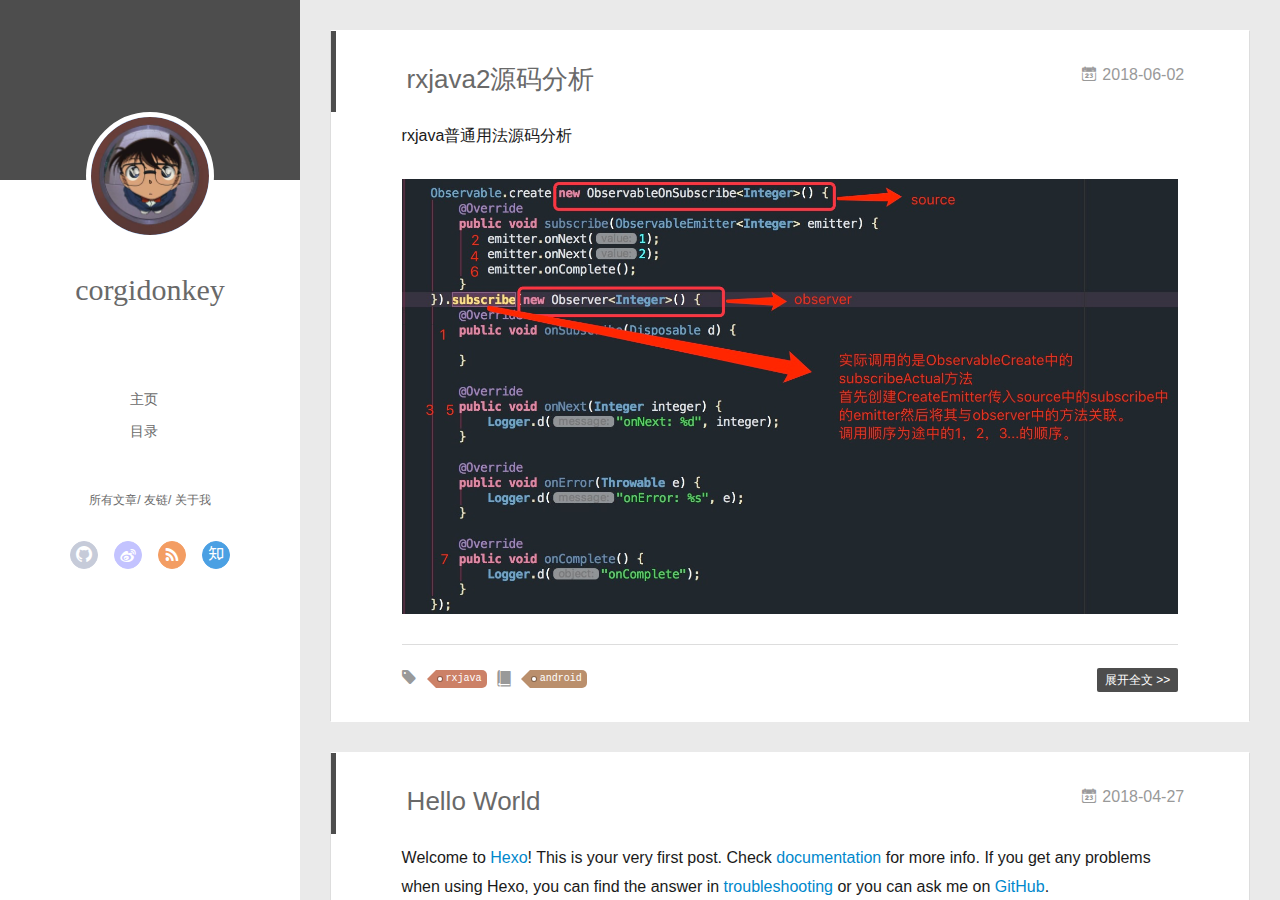
<file: index.html>
<!DOCTYPE html>
<html>
<head>
  <meta charset="utf-8">
  
  <meta name="renderer" content="webkit">
  <meta http-equiv="X-UA-Compatible" content="IE=edge" >
  <link rel="dns-prefetch" href="http://yoursite.com">
  <title>corgidonkey</title>
  <meta name="viewport" content="width=device-width, initial-scale=1, maximum-scale=1">
  <meta property="og:type" content="website">
<meta property="og:title" content="corgidonkey">
<meta property="og:url" content="http://yoursite.com/index.html">
<meta property="og:site_name" content="corgidonkey">
<meta property="og:locale" content="default">
<meta name="twitter:card" content="summary">
<meta name="twitter:title" content="corgidonkey">
  
    <link rel="alternative" href="/atom.xml" title="corgidonkey" type="application/atom+xml">
  
  
    <link rel="icon" href="/favicon.png">
  
  <link rel="stylesheet" type="text/css" href="/./main.0cf68a.css">
  <style type="text/css">
  
    #container.show {
      background: linear-gradient(200deg,#a0cfe4,#e8c37e);
    }
  </style>
  

  

</head>

<body>
  <div id="container" q-class="show:isCtnShow">
    <canvas id="anm-canvas" class="anm-canvas"></canvas>
    <div class="left-col" q-class="show:isShow">
      
<div class="overlay" style="background: #4d4d4d"></div>
<div class="intrude-less">
	<header id="header" class="inner">
		<a href="/" class="profilepic">
			<img src="/img/avatar.jpg" class="js-avatar">
		</a>
		<hgroup>
		  <h1 class="header-author"><a href="/">corgidonkey</a></h1>
		</hgroup>
		

		<nav class="header-menu">
			<ul>
			
				<li><a href="/">主页</a></li>
	        
				<li><a href="/categories/android/">目录</a></li>
	        
			</ul>
		</nav>
		<nav class="header-smart-menu">
    		
    			
    			<a q-on="click: openSlider(e, 'innerArchive')" href="javascript:void(0)">所有文章</a>
    			
            
    			
    			<a q-on="click: openSlider(e, 'friends')" href="javascript:void(0)">友链</a>
    			
            
    			
    			<a q-on="click: openSlider(e, 'aboutme')" href="javascript:void(0)">关于我</a>
    			
            
		</nav>
		<nav class="header-nav">
			<div class="social">
				
					<a class="github" target="_blank" href="#" title="github"><i class="icon-github"></i></a>
		        
					<a class="weibo" target="_blank" href="#" title="weibo"><i class="icon-weibo"></i></a>
		        
					<a class="rss" target="_blank" href="#" title="rss"><i class="icon-rss"></i></a>
		        
					<a class="zhihu" target="_blank" href="#" title="zhihu"><i class="icon-zhihu"></i></a>
		        
			</div>
		</nav>
	</header>		
</div>

    </div>
    <div class="mid-col" q-class="show:isShow,hide:isShow|isFalse">
      
<nav id="mobile-nav">
  	<div class="overlay js-overlay" style="background: #4d4d4d"></div>
	<div class="btnctn js-mobile-btnctn">
  		<div class="slider-trigger list" q-on="click: openSlider(e)"><i class="icon icon-sort"></i></div>
	</div>
	<div class="intrude-less">
		<header id="header" class="inner">
			<div class="profilepic">
				<img src="/img/avatar.jpg" class="js-avatar">
			</div>
			<hgroup>
			  <h1 class="header-author js-header-author">corgidonkey</h1>
			</hgroup>
			
			
			
				
			
				
			
			
			
			<nav class="header-nav">
				<div class="social">
					
						<a class="github" target="_blank" href="#" title="github"><i class="icon-github"></i></a>
			        
						<a class="weibo" target="_blank" href="#" title="weibo"><i class="icon-weibo"></i></a>
			        
						<a class="rss" target="_blank" href="#" title="rss"><i class="icon-rss"></i></a>
			        
						<a class="zhihu" target="_blank" href="#" title="zhihu"><i class="icon-zhihu"></i></a>
			        
				</div>
			</nav>

			<nav class="header-menu js-header-menu">
				<ul style="width: 50%">
				
				
					<li style="width: 50%"><a href="/">主页</a></li>
		        
					<li style="width: 50%"><a href="/categories/android/">目录</a></li>
		        
				</ul>
			</nav>
		</header>				
	</div>
	<div class="mobile-mask" style="display:none" q-show="isShow"></div>
</nav>

      <div id="wrapper" class="body-wrap">
        <div class="menu-l">
          <div class="canvas-wrap">
            <canvas data-colors="#eaeaea" data-sectionHeight="100" data-contentId="js-content" id="myCanvas1" class="anm-canvas"></canvas>
          </div>
          <div id="js-content" class="content-ll">
            
  
    <article id="post-rxjava2源码分析" class="article article-type-post  article-index" itemscope itemprop="blogPost">
  <div class="article-inner">
    
      <header class="article-header">
        
  
    <h1 itemprop="name">
      <a class="article-title" href="/2018/06/02/rxjava2源码分析/">rxjava2源码分析</a>
    </h1>
  

        
        <a href="/2018/06/02/rxjava2源码分析/" class="archive-article-date">
  	<time datetime="2018-06-02T09:39:20.000Z" itemprop="datePublished"><i class="icon-calendar icon"></i>2018-06-02</time>
</a>
        
      </header>
    
    <div class="article-entry" itemprop="articleBody">
      
        <p>rxjava普通用法源码分析</p>
<p><img src="/img/rxjava-create.png" alt="image"></p>

      

      
    </div>
    <div class="article-info article-info-index">
      
      
	<div class="article-tag tagcloud">
		<i class="icon-price-tags icon"></i>
		<ul class="article-tag-list">
			 
        		<li class="article-tag-list-item">
        			<a href="javascript:void(0)" class="js-tag article-tag-list-link color2">rxjava</a>
        		</li>
      		
		</ul>
	</div>

      
	<div class="article-category tagcloud">
		<i class="icon-book icon"></i>
		<ul class="article-tag-list">
			 
        		<li class="article-tag-list-item">
        			<a href="/categories/android//" class="article-tag-list-link color3">android</a>
        		</li>
      		
		</ul>
	</div>


      
        <p class="article-more-link">
          <a class="article-more-a" href="/2018/06/02/rxjava2源码分析/">展开全文 >></a>
        </p>
      

      
      <div class="clearfix"></div>
    </div>
  </div>
</article>

<aside class="wrap-side-operation">
    <div class="mod-side-operation">
        
        <div class="jump-container" id="js-jump-container" style="display:none;">
            <a href="javascript:void(0)" class="mod-side-operation__jump-to-top">
                <i class="icon-font icon-back"></i>
            </a>
            <div id="js-jump-plan-container" class="jump-plan-container" style="top: -11px;">
                <i class="icon-font icon-plane jump-plane"></i>
            </div>
        </div>
        
        
    </div>
</aside>




  
    <article id="post-hello-world" class="article article-type-post  article-index" itemscope itemprop="blogPost">
  <div class="article-inner">
    
      <header class="article-header">
        
  
    <h1 itemprop="name">
      <a class="article-title" href="/2018/04/27/hello-world/">Hello World</a>
    </h1>
  

        
        <a href="/2018/04/27/hello-world/" class="archive-article-date">
  	<time datetime="2018-04-27T13:58:33.000Z" itemprop="datePublished"><i class="icon-calendar icon"></i>2018-04-27</time>
</a>
        
      </header>
    
    <div class="article-entry" itemprop="articleBody">
      
        <p>Welcome to <a href="https://hexo.io/" target="_blank" rel="noopener">Hexo</a>! This is your very first post. Check <a href="https://hexo.io/docs/" target="_blank" rel="noopener">documentation</a> for more info. If you get any problems when using Hexo, you can find the answer in <a href="https://hexo.io/docs/troubleshooting.html" target="_blank" rel="noopener">troubleshooting</a> or you can ask me on <a href="https://github.com/hexojs/hexo/issues" target="_blank" rel="noopener">GitHub</a>.<br>
        
          <a class="article-more-a" href="/2018/04/27/hello-world/#more">more >></a>
        
      

      
    </div>
    <div class="article-info article-info-index">
      
      
      

      
        <p class="article-more-link">
          <a class="article-more-a" href="/2018/04/27/hello-world/">展开全文 >></a>
        </p>
      

      
      <div class="clearfix"></div>
    </div>
  </div>
</article>

<aside class="wrap-side-operation">
    <div class="mod-side-operation">
        
        <div class="jump-container" id="js-jump-container" style="display:none;">
            <a href="javascript:void(0)" class="mod-side-operation__jump-to-top">
                <i class="icon-font icon-back"></i>
            </a>
            <div id="js-jump-plan-container" class="jump-plan-container" style="top: -11px;">
                <i class="icon-font icon-plane jump-plane"></i>
            </div>
        </div>
        
        
    </div>
</aside>




  
  


          </div>
        </div>
      </div>
      <footer id="footer">
  <div class="outer">
    <div id="footer-info">
    	<div class="footer-left">
    		&copy; 2018 corgidonkey
    	</div>
      	<div class="footer-right">
      		<a href="http://hexo.io/" target="_blank">Hexo</a>  Theme <a href="https://github.com/litten/hexo-theme-yilia" target="_blank">Yilia</a> by Litten
      	</div>
    </div>
  </div>
</footer>
    </div>
    <script>
	var yiliaConfig = {
		mathjax: false,
		isHome: true,
		isPost: false,
		isArchive: false,
		isTag: false,
		isCategory: false,
		open_in_new: false,
		toc_hide_index: true,
		root: "/",
		innerArchive: true,
		showTags: false
	}
</script>

<script>!function(t){function n(e){if(r[e])return r[e].exports;var i=r[e]={exports:{},id:e,loaded:!1};return t[e].call(i.exports,i,i.exports,n),i.loaded=!0,i.exports}var r={};n.m=t,n.c=r,n.p="./",n(0)}([function(t,n,r){r(195),t.exports=r(191)},function(t,n,r){var e=r(3),i=r(52),o=r(27),u=r(28),c=r(53),f="prototype",a=function(t,n,r){var s,l,h,v,p=t&a.F,d=t&a.G,y=t&a.S,g=t&a.P,b=t&a.B,m=d?e:y?e[n]||(e[n]={}):(e[n]||{})[f],x=d?i:i[n]||(i[n]={}),w=x[f]||(x[f]={});d&&(r=n);for(s in r)l=!p&&m&&void 0!==m[s],h=(l?m:r)[s],v=b&&l?c(h,e):g&&"function"==typeof h?c(Function.call,h):h,m&&u(m,s,h,t&a.U),x[s]!=h&&o(x,s,v),g&&w[s]!=h&&(w[s]=h)};e.core=i,a.F=1,a.G=2,a.S=4,a.P=8,a.B=16,a.W=32,a.U=64,a.R=128,t.exports=a},function(t,n,r){var e=r(6);t.exports=function(t){if(!e(t))throw TypeError(t+" is not an object!");return t}},function(t,n){var r=t.exports="undefined"!=typeof window&&window.Math==Math?window:"undefined"!=typeof self&&self.Math==Math?self:Function("return this")();"number"==typeof __g&&(__g=r)},function(t,n){t.exports=function(t){try{return!!t()}catch(t){return!0}}},function(t,n){var r=t.exports="undefined"!=typeof window&&window.Math==Math?window:"undefined"!=typeof self&&self.Math==Math?self:Function("return this")();"number"==typeof __g&&(__g=r)},function(t,n){t.exports=function(t){return"object"==typeof t?null!==t:"function"==typeof t}},function(t,n,r){var e=r(126)("wks"),i=r(76),o=r(3).Symbol,u="function"==typeof o;(t.exports=function(t){return e[t]||(e[t]=u&&o[t]||(u?o:i)("Symbol."+t))}).store=e},function(t,n){var r={}.hasOwnProperty;t.exports=function(t,n){return r.call(t,n)}},function(t,n,r){var e=r(94),i=r(33);t.exports=function(t){return e(i(t))}},function(t,n,r){t.exports=!r(4)(function(){return 7!=Object.defineProperty({},"a",{get:function(){return 7}}).a})},function(t,n,r){var e=r(2),i=r(167),o=r(50),u=Object.defineProperty;n.f=r(10)?Object.defineProperty:function(t,n,r){if(e(t),n=o(n,!0),e(r),i)try{return u(t,n,r)}catch(t){}if("get"in r||"set"in r)throw TypeError("Accessors not supported!");return"value"in r&&(t[n]=r.value),t}},function(t,n,r){t.exports=!r(18)(function(){return 7!=Object.defineProperty({},"a",{get:function(){return 7}}).a})},function(t,n,r){var e=r(14),i=r(22);t.exports=r(12)?function(t,n,r){return e.f(t,n,i(1,r))}:function(t,n,r){return t[n]=r,t}},function(t,n,r){var e=r(20),i=r(58),o=r(42),u=Object.defineProperty;n.f=r(12)?Object.defineProperty:function(t,n,r){if(e(t),n=o(n,!0),e(r),i)try{return u(t,n,r)}catch(t){}if("get"in r||"set"in r)throw TypeError("Accessors not supported!");return"value"in r&&(t[n]=r.value),t}},function(t,n,r){var e=r(40)("wks"),i=r(23),o=r(5).Symbol,u="function"==typeof o;(t.exports=function(t){return e[t]||(e[t]=u&&o[t]||(u?o:i)("Symbol."+t))}).store=e},function(t,n,r){var e=r(67),i=Math.min;t.exports=function(t){return t>0?i(e(t),9007199254740991):0}},function(t,n,r){var e=r(46);t.exports=function(t){return Object(e(t))}},function(t,n){t.exports=function(t){try{return!!t()}catch(t){return!0}}},function(t,n,r){var e=r(63),i=r(34);t.exports=Object.keys||function(t){return e(t,i)}},function(t,n,r){var e=r(21);t.exports=function(t){if(!e(t))throw TypeError(t+" is not an object!");return t}},function(t,n){t.exports=function(t){return"object"==typeof t?null!==t:"function"==typeof t}},function(t,n){t.exports=function(t,n){return{enumerable:!(1&t),configurable:!(2&t),writable:!(4&t),value:n}}},function(t,n){var r=0,e=Math.random();t.exports=function(t){return"Symbol(".concat(void 0===t?"":t,")_",(++r+e).toString(36))}},function(t,n){var r={}.hasOwnProperty;t.exports=function(t,n){return r.call(t,n)}},function(t,n){var r=t.exports={version:"2.4.0"};"number"==typeof __e&&(__e=r)},function(t,n){t.exports=function(t){if("function"!=typeof t)throw TypeError(t+" is not a function!");return t}},function(t,n,r){var e=r(11),i=r(66);t.exports=r(10)?function(t,n,r){return e.f(t,n,i(1,r))}:function(t,n,r){return t[n]=r,t}},function(t,n,r){var e=r(3),i=r(27),o=r(24),u=r(76)("src"),c="toString",f=Function[c],a=(""+f).split(c);r(52).inspectSource=function(t){return f.call(t)},(t.exports=function(t,n,r,c){var f="function"==typeof r;f&&(o(r,"name")||i(r,"name",n)),t[n]!==r&&(f&&(o(r,u)||i(r,u,t[n]?""+t[n]:a.join(String(n)))),t===e?t[n]=r:c?t[n]?t[n]=r:i(t,n,r):(delete t[n],i(t,n,r)))})(Function.prototype,c,function(){return"function"==typeof this&&this[u]||f.call(this)})},function(t,n,r){var e=r(1),i=r(4),o=r(46),u=function(t,n,r,e){var i=String(o(t)),u="<"+n;return""!==r&&(u+=" "+r+'="'+String(e).replace(/"/g,"&quot;")+'"'),u+">"+i+"</"+n+">"};t.exports=function(t,n){var r={};r[t]=n(u),e(e.P+e.F*i(function(){var n=""[t]('"');return n!==n.toLowerCase()||n.split('"').length>3}),"String",r)}},function(t,n,r){var e=r(115),i=r(46);t.exports=function(t){return e(i(t))}},function(t,n,r){var e=r(116),i=r(66),o=r(30),u=r(50),c=r(24),f=r(167),a=Object.getOwnPropertyDescriptor;n.f=r(10)?a:function(t,n){if(t=o(t),n=u(n,!0),f)try{return a(t,n)}catch(t){}if(c(t,n))return i(!e.f.call(t,n),t[n])}},function(t,n,r){var e=r(24),i=r(17),o=r(145)("IE_PROTO"),u=Object.prototype;t.exports=Object.getPrototypeOf||function(t){return t=i(t),e(t,o)?t[o]:"function"==typeof t.constructor&&t instanceof t.constructor?t.constructor.prototype:t instanceof Object?u:null}},function(t,n){t.exports=function(t){if(void 0==t)throw TypeError("Can't call method on  "+t);return t}},function(t,n){t.exports="constructor,hasOwnProperty,isPrototypeOf,propertyIsEnumerable,toLocaleString,toString,valueOf".split(",")},function(t,n){t.exports={}},function(t,n){t.exports=!0},function(t,n){n.f={}.propertyIsEnumerable},function(t,n,r){var e=r(14).f,i=r(8),o=r(15)("toStringTag");t.exports=function(t,n,r){t&&!i(t=r?t:t.prototype,o)&&e(t,o,{configurable:!0,value:n})}},function(t,n,r){var e=r(40)("keys"),i=r(23);t.exports=function(t){return e[t]||(e[t]=i(t))}},function(t,n,r){var e=r(5),i="__core-js_shared__",o=e[i]||(e[i]={});t.exports=function(t){return o[t]||(o[t]={})}},function(t,n){var r=Math.ceil,e=Math.floor;t.exports=function(t){return isNaN(t=+t)?0:(t>0?e:r)(t)}},function(t,n,r){var e=r(21);t.exports=function(t,n){if(!e(t))return t;var r,i;if(n&&"function"==typeof(r=t.toString)&&!e(i=r.call(t)))return i;if("function"==typeof(r=t.valueOf)&&!e(i=r.call(t)))return i;if(!n&&"function"==typeof(r=t.toString)&&!e(i=r.call(t)))return i;throw TypeError("Can't convert object to primitive value")}},function(t,n,r){var e=r(5),i=r(25),o=r(36),u=r(44),c=r(14).f;t.exports=function(t){var n=i.Symbol||(i.Symbol=o?{}:e.Symbol||{});"_"==t.charAt(0)||t in n||c(n,t,{value:u.f(t)})}},function(t,n,r){n.f=r(15)},function(t,n){var r={}.toString;t.exports=function(t){return r.call(t).slice(8,-1)}},function(t,n){t.exports=function(t){if(void 0==t)throw TypeError("Can't call method on  "+t);return t}},function(t,n,r){var e=r(4);t.exports=function(t,n){return!!t&&e(function(){n?t.call(null,function(){},1):t.call(null)})}},function(t,n,r){var e=r(53),i=r(115),o=r(17),u=r(16),c=r(203);t.exports=function(t,n){var r=1==t,f=2==t,a=3==t,s=4==t,l=6==t,h=5==t||l,v=n||c;return function(n,c,p){for(var d,y,g=o(n),b=i(g),m=e(c,p,3),x=u(b.length),w=0,S=r?v(n,x):f?v(n,0):void 0;x>w;w++)if((h||w in b)&&(d=b[w],y=m(d,w,g),t))if(r)S[w]=y;else if(y)switch(t){case 3:return!0;case 5:return d;case 6:return w;case 2:S.push(d)}else if(s)return!1;return l?-1:a||s?s:S}}},function(t,n,r){var e=r(1),i=r(52),o=r(4);t.exports=function(t,n){var r=(i.Object||{})[t]||Object[t],u={};u[t]=n(r),e(e.S+e.F*o(function(){r(1)}),"Object",u)}},function(t,n,r){var e=r(6);t.exports=function(t,n){if(!e(t))return t;var r,i;if(n&&"function"==typeof(r=t.toString)&&!e(i=r.call(t)))return i;if("function"==typeof(r=t.valueOf)&&!e(i=r.call(t)))return i;if(!n&&"function"==typeof(r=t.toString)&&!e(i=r.call(t)))return i;throw TypeError("Can't convert object to primitive value")}},function(t,n,r){var e=r(5),i=r(25),o=r(91),u=r(13),c="prototype",f=function(t,n,r){var a,s,l,h=t&f.F,v=t&f.G,p=t&f.S,d=t&f.P,y=t&f.B,g=t&f.W,b=v?i:i[n]||(i[n]={}),m=b[c],x=v?e:p?e[n]:(e[n]||{})[c];v&&(r=n);for(a in r)(s=!h&&x&&void 0!==x[a])&&a in b||(l=s?x[a]:r[a],b[a]=v&&"function"!=typeof x[a]?r[a]:y&&s?o(l,e):g&&x[a]==l?function(t){var n=function(n,r,e){if(this instanceof t){switch(arguments.length){case 0:return new t;case 1:return new t(n);case 2:return new t(n,r)}return new t(n,r,e)}return t.apply(this,arguments)};return n[c]=t[c],n}(l):d&&"function"==typeof l?o(Function.call,l):l,d&&((b.virtual||(b.virtual={}))[a]=l,t&f.R&&m&&!m[a]&&u(m,a,l)))};f.F=1,f.G=2,f.S=4,f.P=8,f.B=16,f.W=32,f.U=64,f.R=128,t.exports=f},function(t,n){var r=t.exports={version:"2.4.0"};"number"==typeof __e&&(__e=r)},function(t,n,r){var e=r(26);t.exports=function(t,n,r){if(e(t),void 0===n)return t;switch(r){case 1:return function(r){return t.call(n,r)};case 2:return function(r,e){return t.call(n,r,e)};case 3:return function(r,e,i){return t.call(n,r,e,i)}}return function(){return t.apply(n,arguments)}}},function(t,n,r){var e=r(183),i=r(1),o=r(126)("metadata"),u=o.store||(o.store=new(r(186))),c=function(t,n,r){var i=u.get(t);if(!i){if(!r)return;u.set(t,i=new e)}var o=i.get(n);if(!o){if(!r)return;i.set(n,o=new e)}return o},f=function(t,n,r){var e=c(n,r,!1);return void 0!==e&&e.has(t)},a=function(t,n,r){var e=c(n,r,!1);return void 0===e?void 0:e.get(t)},s=function(t,n,r,e){c(r,e,!0).set(t,n)},l=function(t,n){var r=c(t,n,!1),e=[];return r&&r.forEach(function(t,n){e.push(n)}),e},h=function(t){return void 0===t||"symbol"==typeof t?t:String(t)},v=function(t){i(i.S,"Reflect",t)};t.exports={store:u,map:c,has:f,get:a,set:s,keys:l,key:h,exp:v}},function(t,n,r){"use strict";if(r(10)){var e=r(69),i=r(3),o=r(4),u=r(1),c=r(127),f=r(152),a=r(53),s=r(68),l=r(66),h=r(27),v=r(73),p=r(67),d=r(16),y=r(75),g=r(50),b=r(24),m=r(180),x=r(114),w=r(6),S=r(17),_=r(137),O=r(70),E=r(32),P=r(71).f,j=r(154),F=r(76),M=r(7),A=r(48),N=r(117),T=r(146),I=r(155),k=r(80),L=r(123),R=r(74),C=r(130),D=r(160),U=r(11),W=r(31),G=U.f,B=W.f,V=i.RangeError,z=i.TypeError,q=i.Uint8Array,K="ArrayBuffer",J="Shared"+K,Y="BYTES_PER_ELEMENT",H="prototype",$=Array[H],X=f.ArrayBuffer,Q=f.DataView,Z=A(0),tt=A(2),nt=A(3),rt=A(4),et=A(5),it=A(6),ot=N(!0),ut=N(!1),ct=I.values,ft=I.keys,at=I.entries,st=$.lastIndexOf,lt=$.reduce,ht=$.reduceRight,vt=$.join,pt=$.sort,dt=$.slice,yt=$.toString,gt=$.toLocaleString,bt=M("iterator"),mt=M("toStringTag"),xt=F("typed_constructor"),wt=F("def_constructor"),St=c.CONSTR,_t=c.TYPED,Ot=c.VIEW,Et="Wrong length!",Pt=A(1,function(t,n){return Tt(T(t,t[wt]),n)}),jt=o(function(){return 1===new q(new Uint16Array([1]).buffer)[0]}),Ft=!!q&&!!q[H].set&&o(function(){new q(1).set({})}),Mt=function(t,n){if(void 0===t)throw z(Et);var r=+t,e=d(t);if(n&&!m(r,e))throw V(Et);return e},At=function(t,n){var r=p(t);if(r<0||r%n)throw V("Wrong offset!");return r},Nt=function(t){if(w(t)&&_t in t)return t;throw z(t+" is not a typed array!")},Tt=function(t,n){if(!(w(t)&&xt in t))throw z("It is not a typed array constructor!");return new t(n)},It=function(t,n){return kt(T(t,t[wt]),n)},kt=function(t,n){for(var r=0,e=n.length,i=Tt(t,e);e>r;)i[r]=n[r++];return i},Lt=function(t,n,r){G(t,n,{get:function(){return this._d[r]}})},Rt=function(t){var n,r,e,i,o,u,c=S(t),f=arguments.length,s=f>1?arguments[1]:void 0,l=void 0!==s,h=j(c);if(void 0!=h&&!_(h)){for(u=h.call(c),e=[],n=0;!(o=u.next()).done;n++)e.push(o.value);c=e}for(l&&f>2&&(s=a(s,arguments[2],2)),n=0,r=d(c.length),i=Tt(this,r);r>n;n++)i[n]=l?s(c[n],n):c[n];return i},Ct=function(){for(var t=0,n=arguments.length,r=Tt(this,n);n>t;)r[t]=arguments[t++];return r},Dt=!!q&&o(function(){gt.call(new q(1))}),Ut=function(){return gt.apply(Dt?dt.call(Nt(this)):Nt(this),arguments)},Wt={copyWithin:function(t,n){return D.call(Nt(this),t,n,arguments.length>2?arguments[2]:void 0)},every:function(t){return rt(Nt(this),t,arguments.length>1?arguments[1]:void 0)},fill:function(t){return C.apply(Nt(this),arguments)},filter:function(t){return It(this,tt(Nt(this),t,arguments.length>1?arguments[1]:void 0))},find:function(t){return et(Nt(this),t,arguments.length>1?arguments[1]:void 0)},findIndex:function(t){return it(Nt(this),t,arguments.length>1?arguments[1]:void 0)},forEach:function(t){Z(Nt(this),t,arguments.length>1?arguments[1]:void 0)},indexOf:function(t){return ut(Nt(this),t,arguments.length>1?arguments[1]:void 0)},includes:function(t){return ot(Nt(this),t,arguments.length>1?arguments[1]:void 0)},join:function(t){return vt.apply(Nt(this),arguments)},lastIndexOf:function(t){return st.apply(Nt(this),arguments)},map:function(t){return Pt(Nt(this),t,arguments.length>1?arguments[1]:void 0)},reduce:function(t){return lt.apply(Nt(this),arguments)},reduceRight:function(t){return ht.apply(Nt(this),arguments)},reverse:function(){for(var t,n=this,r=Nt(n).length,e=Math.floor(r/2),i=0;i<e;)t=n[i],n[i++]=n[--r],n[r]=t;return n},some:function(t){return nt(Nt(this),t,arguments.length>1?arguments[1]:void 0)},sort:function(t){return pt.call(Nt(this),t)},subarray:function(t,n){var r=Nt(this),e=r.length,i=y(t,e);return new(T(r,r[wt]))(r.buffer,r.byteOffset+i*r.BYTES_PER_ELEMENT,d((void 0===n?e:y(n,e))-i))}},Gt=function(t,n){return It(this,dt.call(Nt(this),t,n))},Bt=function(t){Nt(this);var n=At(arguments[1],1),r=this.length,e=S(t),i=d(e.length),o=0;if(i+n>r)throw V(Et);for(;o<i;)this[n+o]=e[o++]},Vt={entries:function(){return at.call(Nt(this))},keys:function(){return ft.call(Nt(this))},values:function(){return ct.call(Nt(this))}},zt=function(t,n){return w(t)&&t[_t]&&"symbol"!=typeof n&&n in t&&String(+n)==String(n)},qt=function(t,n){return zt(t,n=g(n,!0))?l(2,t[n]):B(t,n)},Kt=function(t,n,r){return!(zt(t,n=g(n,!0))&&w(r)&&b(r,"value"))||b(r,"get")||b(r,"set")||r.configurable||b(r,"writable")&&!r.writable||b(r,"enumerable")&&!r.enumerable?G(t,n,r):(t[n]=r.value,t)};St||(W.f=qt,U.f=Kt),u(u.S+u.F*!St,"Object",{getOwnPropertyDescriptor:qt,defineProperty:Kt}),o(function(){yt.call({})})&&(yt=gt=function(){return vt.call(this)});var Jt=v({},Wt);v(Jt,Vt),h(Jt,bt,Vt.values),v(Jt,{slice:Gt,set:Bt,constructor:function(){},toString:yt,toLocaleString:Ut}),Lt(Jt,"buffer","b"),Lt(Jt,"byteOffset","o"),Lt(Jt,"byteLength","l"),Lt(Jt,"length","e"),G(Jt,mt,{get:function(){return this[_t]}}),t.exports=function(t,n,r,f){f=!!f;var a=t+(f?"Clamped":"")+"Array",l="Uint8Array"!=a,v="get"+t,p="set"+t,y=i[a],g=y||{},b=y&&E(y),m=!y||!c.ABV,S={},_=y&&y[H],j=function(t,r){var e=t._d;return e.v[v](r*n+e.o,jt)},F=function(t,r,e){var i=t._d;f&&(e=(e=Math.round(e))<0?0:e>255?255:255&e),i.v[p](r*n+i.o,e,jt)},M=function(t,n){G(t,n,{get:function(){return j(this,n)},set:function(t){return F(this,n,t)},enumerable:!0})};m?(y=r(function(t,r,e,i){s(t,y,a,"_d");var o,u,c,f,l=0,v=0;if(w(r)){if(!(r instanceof X||(f=x(r))==K||f==J))return _t in r?kt(y,r):Rt.call(y,r);o=r,v=At(e,n);var p=r.byteLength;if(void 0===i){if(p%n)throw V(Et);if((u=p-v)<0)throw V(Et)}else if((u=d(i)*n)+v>p)throw V(Et);c=u/n}else c=Mt(r,!0),u=c*n,o=new X(u);for(h(t,"_d",{b:o,o:v,l:u,e:c,v:new Q(o)});l<c;)M(t,l++)}),_=y[H]=O(Jt),h(_,"constructor",y)):L(function(t){new y(null),new y(t)},!0)||(y=r(function(t,r,e,i){s(t,y,a);var o;return w(r)?r instanceof X||(o=x(r))==K||o==J?void 0!==i?new g(r,At(e,n),i):void 0!==e?new g(r,At(e,n)):new g(r):_t in r?kt(y,r):Rt.call(y,r):new g(Mt(r,l))}),Z(b!==Function.prototype?P(g).concat(P(b)):P(g),function(t){t in y||h(y,t,g[t])}),y[H]=_,e||(_.constructor=y));var A=_[bt],N=!!A&&("values"==A.name||void 0==A.name),T=Vt.values;h(y,xt,!0),h(_,_t,a),h(_,Ot,!0),h(_,wt,y),(f?new y(1)[mt]==a:mt in _)||G(_,mt,{get:function(){return a}}),S[a]=y,u(u.G+u.W+u.F*(y!=g),S),u(u.S,a,{BYTES_PER_ELEMENT:n,from:Rt,of:Ct}),Y in _||h(_,Y,n),u(u.P,a,Wt),R(a),u(u.P+u.F*Ft,a,{set:Bt}),u(u.P+u.F*!N,a,Vt),u(u.P+u.F*(_.toString!=yt),a,{toString:yt}),u(u.P+u.F*o(function(){new y(1).slice()}),a,{slice:Gt}),u(u.P+u.F*(o(function(){return[1,2].toLocaleString()!=new y([1,2]).toLocaleString()})||!o(function(){_.toLocaleString.call([1,2])})),a,{toLocaleString:Ut}),k[a]=N?A:T,e||N||h(_,bt,T)}}else t.exports=function(){}},function(t,n){var r={}.toString;t.exports=function(t){return r.call(t).slice(8,-1)}},function(t,n,r){var e=r(21),i=r(5).document,o=e(i)&&e(i.createElement);t.exports=function(t){return o?i.createElement(t):{}}},function(t,n,r){t.exports=!r(12)&&!r(18)(function(){return 7!=Object.defineProperty(r(57)("div"),"a",{get:function(){return 7}}).a})},function(t,n,r){"use strict";var e=r(36),i=r(51),o=r(64),u=r(13),c=r(8),f=r(35),a=r(96),s=r(38),l=r(103),h=r(15)("iterator"),v=!([].keys&&"next"in[].keys()),p="keys",d="values",y=function(){return this};t.exports=function(t,n,r,g,b,m,x){a(r,n,g);var w,S,_,O=function(t){if(!v&&t in F)return F[t];switch(t){case p:case d:return function(){return new r(this,t)}}return function(){return new r(this,t)}},E=n+" Iterator",P=b==d,j=!1,F=t.prototype,M=F[h]||F["@@iterator"]||b&&F[b],A=M||O(b),N=b?P?O("entries"):A:void 0,T="Array"==n?F.entries||M:M;if(T&&(_=l(T.call(new t)))!==Object.prototype&&(s(_,E,!0),e||c(_,h)||u(_,h,y)),P&&M&&M.name!==d&&(j=!0,A=function(){return M.call(this)}),e&&!x||!v&&!j&&F[h]||u(F,h,A),f[n]=A,f[E]=y,b)if(w={values:P?A:O(d),keys:m?A:O(p),entries:N},x)for(S in w)S in F||o(F,S,w[S]);else i(i.P+i.F*(v||j),n,w);return w}},function(t,n,r){var e=r(20),i=r(100),o=r(34),u=r(39)("IE_PROTO"),c=function(){},f="prototype",a=function(){var t,n=r(57)("iframe"),e=o.length;for(n.style.display="none",r(93).appendChild(n),n.src="javascript:",t=n.contentWindow.document,t.open(),t.write("<script>document.F=Object<\/script>"),t.close(),a=t.F;e--;)delete a[f][o[e]];return a()};t.exports=Object.create||function(t,n){var r;return null!==t?(c[f]=e(t),r=new c,c[f]=null,r[u]=t):r=a(),void 0===n?r:i(r,n)}},function(t,n,r){var e=r(63),i=r(34).concat("length","prototype");n.f=Object.getOwnPropertyNames||function(t){return e(t,i)}},function(t,n){n.f=Object.getOwnPropertySymbols},function(t,n,r){var e=r(8),i=r(9),o=r(90)(!1),u=r(39)("IE_PROTO");t.exports=function(t,n){var r,c=i(t),f=0,a=[];for(r in c)r!=u&&e(c,r)&&a.push(r);for(;n.length>f;)e(c,r=n[f++])&&(~o(a,r)||a.push(r));return a}},function(t,n,r){t.exports=r(13)},function(t,n,r){var e=r(76)("meta"),i=r(6),o=r(24),u=r(11).f,c=0,f=Object.isExtensible||function(){return!0},a=!r(4)(function(){return f(Object.preventExtensions({}))}),s=function(t){u(t,e,{value:{i:"O"+ ++c,w:{}}})},l=function(t,n){if(!i(t))return"symbol"==typeof t?t:("string"==typeof t?"S":"P")+t;if(!o(t,e)){if(!f(t))return"F";if(!n)return"E";s(t)}return t[e].i},h=function(t,n){if(!o(t,e)){if(!f(t))return!0;if(!n)return!1;s(t)}return t[e].w},v=function(t){return a&&p.NEED&&f(t)&&!o(t,e)&&s(t),t},p=t.exports={KEY:e,NEED:!1,fastKey:l,getWeak:h,onFreeze:v}},function(t,n){t.exports=function(t,n){return{enumerable:!(1&t),configurable:!(2&t),writable:!(4&t),value:n}}},function(t,n){var r=Math.ceil,e=Math.floor;t.exports=function(t){return isNaN(t=+t)?0:(t>0?e:r)(t)}},function(t,n){t.exports=function(t,n,r,e){if(!(t instanceof n)||void 0!==e&&e in t)throw TypeError(r+": incorrect invocation!");return t}},function(t,n){t.exports=!1},function(t,n,r){var e=r(2),i=r(173),o=r(133),u=r(145)("IE_PROTO"),c=function(){},f="prototype",a=function(){var t,n=r(132)("iframe"),e=o.length;for(n.style.display="none",r(135).appendChild(n),n.src="javascript:",t=n.contentWindow.document,t.open(),t.write("<script>document.F=Object<\/script>"),t.close(),a=t.F;e--;)delete a[f][o[e]];return a()};t.exports=Object.create||function(t,n){var r;return null!==t?(c[f]=e(t),r=new c,c[f]=null,r[u]=t):r=a(),void 0===n?r:i(r,n)}},function(t,n,r){var e=r(175),i=r(133).concat("length","prototype");n.f=Object.getOwnPropertyNames||function(t){return e(t,i)}},function(t,n,r){var e=r(175),i=r(133);t.exports=Object.keys||function(t){return e(t,i)}},function(t,n,r){var e=r(28);t.exports=function(t,n,r){for(var i in n)e(t,i,n[i],r);return t}},function(t,n,r){"use strict";var e=r(3),i=r(11),o=r(10),u=r(7)("species");t.exports=function(t){var n=e[t];o&&n&&!n[u]&&i.f(n,u,{configurable:!0,get:function(){return this}})}},function(t,n,r){var e=r(67),i=Math.max,o=Math.min;t.exports=function(t,n){return t=e(t),t<0?i(t+n,0):o(t,n)}},function(t,n){var r=0,e=Math.random();t.exports=function(t){return"Symbol(".concat(void 0===t?"":t,")_",(++r+e).toString(36))}},function(t,n,r){var e=r(33);t.exports=function(t){return Object(e(t))}},function(t,n,r){var e=r(7)("unscopables"),i=Array.prototype;void 0==i[e]&&r(27)(i,e,{}),t.exports=function(t){i[e][t]=!0}},function(t,n,r){var e=r(53),i=r(169),o=r(137),u=r(2),c=r(16),f=r(154),a={},s={},n=t.exports=function(t,n,r,l,h){var v,p,d,y,g=h?function(){return t}:f(t),b=e(r,l,n?2:1),m=0;if("function"!=typeof g)throw TypeError(t+" is not iterable!");if(o(g)){for(v=c(t.length);v>m;m++)if((y=n?b(u(p=t[m])[0],p[1]):b(t[m]))===a||y===s)return y}else for(d=g.call(t);!(p=d.next()).done;)if((y=i(d,b,p.value,n))===a||y===s)return y};n.BREAK=a,n.RETURN=s},function(t,n){t.exports={}},function(t,n,r){var e=r(11).f,i=r(24),o=r(7)("toStringTag");t.exports=function(t,n,r){t&&!i(t=r?t:t.prototype,o)&&e(t,o,{configurable:!0,value:n})}},function(t,n,r){var e=r(1),i=r(46),o=r(4),u=r(150),c="["+u+"]",f="​",a=RegExp("^"+c+c+"*"),s=RegExp(c+c+"*$"),l=function(t,n,r){var i={},c=o(function(){return!!u[t]()||f[t]()!=f}),a=i[t]=c?n(h):u[t];r&&(i[r]=a),e(e.P+e.F*c,"String",i)},h=l.trim=function(t,n){return t=String(i(t)),1&n&&(t=t.replace(a,"")),2&n&&(t=t.replace(s,"")),t};t.exports=l},function(t,n,r){t.exports={default:r(86),__esModule:!0}},function(t,n,r){t.exports={default:r(87),__esModule:!0}},function(t,n,r){"use strict";function e(t){return t&&t.__esModule?t:{default:t}}n.__esModule=!0;var i=r(84),o=e(i),u=r(83),c=e(u),f="function"==typeof c.default&&"symbol"==typeof o.default?function(t){return typeof t}:function(t){return t&&"function"==typeof c.default&&t.constructor===c.default&&t!==c.default.prototype?"symbol":typeof t};n.default="function"==typeof c.default&&"symbol"===f(o.default)?function(t){return void 0===t?"undefined":f(t)}:function(t){return t&&"function"==typeof c.default&&t.constructor===c.default&&t!==c.default.prototype?"symbol":void 0===t?"undefined":f(t)}},function(t,n,r){r(110),r(108),r(111),r(112),t.exports=r(25).Symbol},function(t,n,r){r(109),r(113),t.exports=r(44).f("iterator")},function(t,n){t.exports=function(t){if("function"!=typeof t)throw TypeError(t+" is not a function!");return t}},function(t,n){t.exports=function(){}},function(t,n,r){var e=r(9),i=r(106),o=r(105);t.exports=function(t){return function(n,r,u){var c,f=e(n),a=i(f.length),s=o(u,a);if(t&&r!=r){for(;a>s;)if((c=f[s++])!=c)return!0}else for(;a>s;s++)if((t||s in f)&&f[s]===r)return t||s||0;return!t&&-1}}},function(t,n,r){var e=r(88);t.exports=function(t,n,r){if(e(t),void 0===n)return t;switch(r){case 1:return function(r){return t.call(n,r)};case 2:return function(r,e){return t.call(n,r,e)};case 3:return function(r,e,i){return t.call(n,r,e,i)}}return function(){return t.apply(n,arguments)}}},function(t,n,r){var e=r(19),i=r(62),o=r(37);t.exports=function(t){var n=e(t),r=i.f;if(r)for(var u,c=r(t),f=o.f,a=0;c.length>a;)f.call(t,u=c[a++])&&n.push(u);return n}},function(t,n,r){t.exports=r(5).document&&document.documentElement},function(t,n,r){var e=r(56);t.exports=Object("z").propertyIsEnumerable(0)?Object:function(t){return"String"==e(t)?t.split(""):Object(t)}},function(t,n,r){var e=r(56);t.exports=Array.isArray||function(t){return"Array"==e(t)}},function(t,n,r){"use strict";var e=r(60),i=r(22),o=r(38),u={};r(13)(u,r(15)("iterator"),function(){return this}),t.exports=function(t,n,r){t.prototype=e(u,{next:i(1,r)}),o(t,n+" Iterator")}},function(t,n){t.exports=function(t,n){return{value:n,done:!!t}}},function(t,n,r){var e=r(19),i=r(9);t.exports=function(t,n){for(var r,o=i(t),u=e(o),c=u.length,f=0;c>f;)if(o[r=u[f++]]===n)return r}},function(t,n,r){var e=r(23)("meta"),i=r(21),o=r(8),u=r(14).f,c=0,f=Object.isExtensible||function(){return!0},a=!r(18)(function(){return f(Object.preventExtensions({}))}),s=function(t){u(t,e,{value:{i:"O"+ ++c,w:{}}})},l=function(t,n){if(!i(t))return"symbol"==typeof t?t:("string"==typeof t?"S":"P")+t;if(!o(t,e)){if(!f(t))return"F";if(!n)return"E";s(t)}return t[e].i},h=function(t,n){if(!o(t,e)){if(!f(t))return!0;if(!n)return!1;s(t)}return t[e].w},v=function(t){return a&&p.NEED&&f(t)&&!o(t,e)&&s(t),t},p=t.exports={KEY:e,NEED:!1,fastKey:l,getWeak:h,onFreeze:v}},function(t,n,r){var e=r(14),i=r(20),o=r(19);t.exports=r(12)?Object.defineProperties:function(t,n){i(t);for(var r,u=o(n),c=u.length,f=0;c>f;)e.f(t,r=u[f++],n[r]);return t}},function(t,n,r){var e=r(37),i=r(22),o=r(9),u=r(42),c=r(8),f=r(58),a=Object.getOwnPropertyDescriptor;n.f=r(12)?a:function(t,n){if(t=o(t),n=u(n,!0),f)try{return a(t,n)}catch(t){}if(c(t,n))return i(!e.f.call(t,n),t[n])}},function(t,n,r){var e=r(9),i=r(61).f,o={}.toString,u="object"==typeof window&&window&&Object.getOwnPropertyNames?Object.getOwnPropertyNames(window):[],c=function(t){try{return i(t)}catch(t){return u.slice()}};t.exports.f=function(t){return u&&"[object Window]"==o.call(t)?c(t):i(e(t))}},function(t,n,r){var e=r(8),i=r(77),o=r(39)("IE_PROTO"),u=Object.prototype;t.exports=Object.getPrototypeOf||function(t){return t=i(t),e(t,o)?t[o]:"function"==typeof t.constructor&&t instanceof t.constructor?t.constructor.prototype:t instanceof Object?u:null}},function(t,n,r){var e=r(41),i=r(33);t.exports=function(t){return function(n,r){var o,u,c=String(i(n)),f=e(r),a=c.length;return f<0||f>=a?t?"":void 0:(o=c.charCodeAt(f),o<55296||o>56319||f+1===a||(u=c.charCodeAt(f+1))<56320||u>57343?t?c.charAt(f):o:t?c.slice(f,f+2):u-56320+(o-55296<<10)+65536)}}},function(t,n,r){var e=r(41),i=Math.max,o=Math.min;t.exports=function(t,n){return t=e(t),t<0?i(t+n,0):o(t,n)}},function(t,n,r){var e=r(41),i=Math.min;t.exports=function(t){return t>0?i(e(t),9007199254740991):0}},function(t,n,r){"use strict";var e=r(89),i=r(97),o=r(35),u=r(9);t.exports=r(59)(Array,"Array",function(t,n){this._t=u(t),this._i=0,this._k=n},function(){var t=this._t,n=this._k,r=this._i++;return!t||r>=t.length?(this._t=void 0,i(1)):"keys"==n?i(0,r):"values"==n?i(0,t[r]):i(0,[r,t[r]])},"values"),o.Arguments=o.Array,e("keys"),e("values"),e("entries")},function(t,n){},function(t,n,r){"use strict";var e=r(104)(!0);r(59)(String,"String",function(t){this._t=String(t),this._i=0},function(){var t,n=this._t,r=this._i;return r>=n.length?{value:void 0,done:!0}:(t=e(n,r),this._i+=t.length,{value:t,done:!1})})},function(t,n,r){"use strict";var e=r(5),i=r(8),o=r(12),u=r(51),c=r(64),f=r(99).KEY,a=r(18),s=r(40),l=r(38),h=r(23),v=r(15),p=r(44),d=r(43),y=r(98),g=r(92),b=r(95),m=r(20),x=r(9),w=r(42),S=r(22),_=r(60),O=r(102),E=r(101),P=r(14),j=r(19),F=E.f,M=P.f,A=O.f,N=e.Symbol,T=e.JSON,I=T&&T.stringify,k="prototype",L=v("_hidden"),R=v("toPrimitive"),C={}.propertyIsEnumerable,D=s("symbol-registry"),U=s("symbols"),W=s("op-symbols"),G=Object[k],B="function"==typeof N,V=e.QObject,z=!V||!V[k]||!V[k].findChild,q=o&&a(function(){return 7!=_(M({},"a",{get:function(){return M(this,"a",{value:7}).a}})).a})?function(t,n,r){var e=F(G,n);e&&delete G[n],M(t,n,r),e&&t!==G&&M(G,n,e)}:M,K=function(t){var n=U[t]=_(N[k]);return n._k=t,n},J=B&&"symbol"==typeof N.iterator?function(t){return"symbol"==typeof t}:function(t){return t instanceof N},Y=function(t,n,r){return t===G&&Y(W,n,r),m(t),n=w(n,!0),m(r),i(U,n)?(r.enumerable?(i(t,L)&&t[L][n]&&(t[L][n]=!1),r=_(r,{enumerable:S(0,!1)})):(i(t,L)||M(t,L,S(1,{})),t[L][n]=!0),q(t,n,r)):M(t,n,r)},H=function(t,n){m(t);for(var r,e=g(n=x(n)),i=0,o=e.length;o>i;)Y(t,r=e[i++],n[r]);return t},$=function(t,n){return void 0===n?_(t):H(_(t),n)},X=function(t){var n=C.call(this,t=w(t,!0));return!(this===G&&i(U,t)&&!i(W,t))&&(!(n||!i(this,t)||!i(U,t)||i(this,L)&&this[L][t])||n)},Q=function(t,n){if(t=x(t),n=w(n,!0),t!==G||!i(U,n)||i(W,n)){var r=F(t,n);return!r||!i(U,n)||i(t,L)&&t[L][n]||(r.enumerable=!0),r}},Z=function(t){for(var n,r=A(x(t)),e=[],o=0;r.length>o;)i(U,n=r[o++])||n==L||n==f||e.push(n);return e},tt=function(t){for(var n,r=t===G,e=A(r?W:x(t)),o=[],u=0;e.length>u;)!i(U,n=e[u++])||r&&!i(G,n)||o.push(U[n]);return o};B||(N=function(){if(this instanceof N)throw TypeError("Symbol is not a constructor!");var t=h(arguments.length>0?arguments[0]:void 0),n=function(r){this===G&&n.call(W,r),i(this,L)&&i(this[L],t)&&(this[L][t]=!1),q(this,t,S(1,r))};return o&&z&&q(G,t,{configurable:!0,set:n}),K(t)},c(N[k],"toString",function(){return this._k}),E.f=Q,P.f=Y,r(61).f=O.f=Z,r(37).f=X,r(62).f=tt,o&&!r(36)&&c(G,"propertyIsEnumerable",X,!0),p.f=function(t){return K(v(t))}),u(u.G+u.W+u.F*!B,{Symbol:N});for(var nt="hasInstance,isConcatSpreadable,iterator,match,replace,search,species,split,toPrimitive,toStringTag,unscopables".split(","),rt=0;nt.length>rt;)v(nt[rt++]);for(var nt=j(v.store),rt=0;nt.length>rt;)d(nt[rt++]);u(u.S+u.F*!B,"Symbol",{for:function(t){return i(D,t+="")?D[t]:D[t]=N(t)},keyFor:function(t){if(J(t))return y(D,t);throw TypeError(t+" is not a symbol!")},useSetter:function(){z=!0},useSimple:function(){z=!1}}),u(u.S+u.F*!B,"Object",{create:$,defineProperty:Y,defineProperties:H,getOwnPropertyDescriptor:Q,getOwnPropertyNames:Z,getOwnPropertySymbols:tt}),T&&u(u.S+u.F*(!B||a(function(){var t=N();return"[null]"!=I([t])||"{}"!=I({a:t})||"{}"!=I(Object(t))})),"JSON",{stringify:function(t){if(void 0!==t&&!J(t)){for(var n,r,e=[t],i=1;arguments.length>i;)e.push(arguments[i++]);return n=e[1],"function"==typeof n&&(r=n),!r&&b(n)||(n=function(t,n){if(r&&(n=r.call(this,t,n)),!J(n))return n}),e[1]=n,I.apply(T,e)}}}),N[k][R]||r(13)(N[k],R,N[k].valueOf),l(N,"Symbol"),l(Math,"Math",!0),l(e.JSON,"JSON",!0)},function(t,n,r){r(43)("asyncIterator")},function(t,n,r){r(43)("observable")},function(t,n,r){r(107);for(var e=r(5),i=r(13),o=r(35),u=r(15)("toStringTag"),c=["NodeList","DOMTokenList","MediaList","StyleSheetList","CSSRuleList"],f=0;f<5;f++){var a=c[f],s=e[a],l=s&&s.prototype;l&&!l[u]&&i(l,u,a),o[a]=o.Array}},function(t,n,r){var e=r(45),i=r(7)("toStringTag"),o="Arguments"==e(function(){return arguments}()),u=function(t,n){try{return t[n]}catch(t){}};t.exports=function(t){var n,r,c;return void 0===t?"Undefined":null===t?"Null":"string"==typeof(r=u(n=Object(t),i))?r:o?e(n):"Object"==(c=e(n))&&"function"==typeof n.callee?"Arguments":c}},function(t,n,r){var e=r(45);t.exports=Object("z").propertyIsEnumerable(0)?Object:function(t){return"String"==e(t)?t.split(""):Object(t)}},function(t,n){n.f={}.propertyIsEnumerable},function(t,n,r){var e=r(30),i=r(16),o=r(75);t.exports=function(t){return function(n,r,u){var c,f=e(n),a=i(f.length),s=o(u,a);if(t&&r!=r){for(;a>s;)if((c=f[s++])!=c)return!0}else for(;a>s;s++)if((t||s in f)&&f[s]===r)return t||s||0;return!t&&-1}}},function(t,n,r){"use strict";var e=r(3),i=r(1),o=r(28),u=r(73),c=r(65),f=r(79),a=r(68),s=r(6),l=r(4),h=r(123),v=r(81),p=r(136);t.exports=function(t,n,r,d,y,g){var b=e[t],m=b,x=y?"set":"add",w=m&&m.prototype,S={},_=function(t){var n=w[t];o(w,t,"delete"==t?function(t){return!(g&&!s(t))&&n.call(this,0===t?0:t)}:"has"==t?function(t){return!(g&&!s(t))&&n.call(this,0===t?0:t)}:"get"==t?function(t){return g&&!s(t)?void 0:n.call(this,0===t?0:t)}:"add"==t?function(t){return n.call(this,0===t?0:t),this}:function(t,r){return n.call(this,0===t?0:t,r),this})};if("function"==typeof m&&(g||w.forEach&&!l(function(){(new m).entries().next()}))){var O=new m,E=O[x](g?{}:-0,1)!=O,P=l(function(){O.has(1)}),j=h(function(t){new m(t)}),F=!g&&l(function(){for(var t=new m,n=5;n--;)t[x](n,n);return!t.has(-0)});j||(m=n(function(n,r){a(n,m,t);var e=p(new b,n,m);return void 0!=r&&f(r,y,e[x],e),e}),m.prototype=w,w.constructor=m),(P||F)&&(_("delete"),_("has"),y&&_("get")),(F||E)&&_(x),g&&w.clear&&delete w.clear}else m=d.getConstructor(n,t,y,x),u(m.prototype,r),c.NEED=!0;return v(m,t),S[t]=m,i(i.G+i.W+i.F*(m!=b),S),g||d.setStrong(m,t,y),m}},function(t,n,r){"use strict";var e=r(27),i=r(28),o=r(4),u=r(46),c=r(7);t.exports=function(t,n,r){var f=c(t),a=r(u,f,""[t]),s=a[0],l=a[1];o(function(){var n={};return n[f]=function(){return 7},7!=""[t](n)})&&(i(String.prototype,t,s),e(RegExp.prototype,f,2==n?function(t,n){return l.call(t,this,n)}:function(t){return l.call(t,this)}))}
},function(t,n,r){"use strict";var e=r(2);t.exports=function(){var t=e(this),n="";return t.global&&(n+="g"),t.ignoreCase&&(n+="i"),t.multiline&&(n+="m"),t.unicode&&(n+="u"),t.sticky&&(n+="y"),n}},function(t,n){t.exports=function(t,n,r){var e=void 0===r;switch(n.length){case 0:return e?t():t.call(r);case 1:return e?t(n[0]):t.call(r,n[0]);case 2:return e?t(n[0],n[1]):t.call(r,n[0],n[1]);case 3:return e?t(n[0],n[1],n[2]):t.call(r,n[0],n[1],n[2]);case 4:return e?t(n[0],n[1],n[2],n[3]):t.call(r,n[0],n[1],n[2],n[3])}return t.apply(r,n)}},function(t,n,r){var e=r(6),i=r(45),o=r(7)("match");t.exports=function(t){var n;return e(t)&&(void 0!==(n=t[o])?!!n:"RegExp"==i(t))}},function(t,n,r){var e=r(7)("iterator"),i=!1;try{var o=[7][e]();o.return=function(){i=!0},Array.from(o,function(){throw 2})}catch(t){}t.exports=function(t,n){if(!n&&!i)return!1;var r=!1;try{var o=[7],u=o[e]();u.next=function(){return{done:r=!0}},o[e]=function(){return u},t(o)}catch(t){}return r}},function(t,n,r){t.exports=r(69)||!r(4)(function(){var t=Math.random();__defineSetter__.call(null,t,function(){}),delete r(3)[t]})},function(t,n){n.f=Object.getOwnPropertySymbols},function(t,n,r){var e=r(3),i="__core-js_shared__",o=e[i]||(e[i]={});t.exports=function(t){return o[t]||(o[t]={})}},function(t,n,r){for(var e,i=r(3),o=r(27),u=r(76),c=u("typed_array"),f=u("view"),a=!(!i.ArrayBuffer||!i.DataView),s=a,l=0,h="Int8Array,Uint8Array,Uint8ClampedArray,Int16Array,Uint16Array,Int32Array,Uint32Array,Float32Array,Float64Array".split(",");l<9;)(e=i[h[l++]])?(o(e.prototype,c,!0),o(e.prototype,f,!0)):s=!1;t.exports={ABV:a,CONSTR:s,TYPED:c,VIEW:f}},function(t,n){"use strict";var r={versions:function(){var t=window.navigator.userAgent;return{trident:t.indexOf("Trident")>-1,presto:t.indexOf("Presto")>-1,webKit:t.indexOf("AppleWebKit")>-1,gecko:t.indexOf("Gecko")>-1&&-1==t.indexOf("KHTML"),mobile:!!t.match(/AppleWebKit.*Mobile.*/),ios:!!t.match(/\(i[^;]+;( U;)? CPU.+Mac OS X/),android:t.indexOf("Android")>-1||t.indexOf("Linux")>-1,iPhone:t.indexOf("iPhone")>-1||t.indexOf("Mac")>-1,iPad:t.indexOf("iPad")>-1,webApp:-1==t.indexOf("Safari"),weixin:-1==t.indexOf("MicroMessenger")}}()};t.exports=r},function(t,n,r){"use strict";var e=r(85),i=function(t){return t&&t.__esModule?t:{default:t}}(e),o=function(){function t(t,n,e){return n||e?String.fromCharCode(n||e):r[t]||t}function n(t){return e[t]}var r={"&quot;":'"',"&lt;":"<","&gt;":">","&amp;":"&","&nbsp;":" "},e={};for(var u in r)e[r[u]]=u;return r["&apos;"]="'",e["'"]="&#39;",{encode:function(t){return t?(""+t).replace(/['<> "&]/g,n).replace(/\r?\n/g,"<br/>").replace(/\s/g,"&nbsp;"):""},decode:function(n){return n?(""+n).replace(/<br\s*\/?>/gi,"\n").replace(/&quot;|&lt;|&gt;|&amp;|&nbsp;|&apos;|&#(\d+);|&#(\d+)/g,t).replace(/\u00a0/g," "):""},encodeBase16:function(t){if(!t)return t;t+="";for(var n=[],r=0,e=t.length;e>r;r++)n.push(t.charCodeAt(r).toString(16).toUpperCase());return n.join("")},encodeBase16forJSON:function(t){if(!t)return t;t=t.replace(/[\u4E00-\u9FBF]/gi,function(t){return escape(t).replace("%u","\\u")});for(var n=[],r=0,e=t.length;e>r;r++)n.push(t.charCodeAt(r).toString(16).toUpperCase());return n.join("")},decodeBase16:function(t){if(!t)return t;t+="";for(var n=[],r=0,e=t.length;e>r;r+=2)n.push(String.fromCharCode("0x"+t.slice(r,r+2)));return n.join("")},encodeObject:function(t){if(t instanceof Array)for(var n=0,r=t.length;r>n;n++)t[n]=o.encodeObject(t[n]);else if("object"==(void 0===t?"undefined":(0,i.default)(t)))for(var e in t)t[e]=o.encodeObject(t[e]);else if("string"==typeof t)return o.encode(t);return t},loadScript:function(t){var n=document.createElement("script");document.getElementsByTagName("body")[0].appendChild(n),n.setAttribute("src",t)},addLoadEvent:function(t){var n=window.onload;"function"!=typeof window.onload?window.onload=t:window.onload=function(){n(),t()}}}}();t.exports=o},function(t,n,r){"use strict";var e=r(17),i=r(75),o=r(16);t.exports=function(t){for(var n=e(this),r=o(n.length),u=arguments.length,c=i(u>1?arguments[1]:void 0,r),f=u>2?arguments[2]:void 0,a=void 0===f?r:i(f,r);a>c;)n[c++]=t;return n}},function(t,n,r){"use strict";var e=r(11),i=r(66);t.exports=function(t,n,r){n in t?e.f(t,n,i(0,r)):t[n]=r}},function(t,n,r){var e=r(6),i=r(3).document,o=e(i)&&e(i.createElement);t.exports=function(t){return o?i.createElement(t):{}}},function(t,n){t.exports="constructor,hasOwnProperty,isPrototypeOf,propertyIsEnumerable,toLocaleString,toString,valueOf".split(",")},function(t,n,r){var e=r(7)("match");t.exports=function(t){var n=/./;try{"/./"[t](n)}catch(r){try{return n[e]=!1,!"/./"[t](n)}catch(t){}}return!0}},function(t,n,r){t.exports=r(3).document&&document.documentElement},function(t,n,r){var e=r(6),i=r(144).set;t.exports=function(t,n,r){var o,u=n.constructor;return u!==r&&"function"==typeof u&&(o=u.prototype)!==r.prototype&&e(o)&&i&&i(t,o),t}},function(t,n,r){var e=r(80),i=r(7)("iterator"),o=Array.prototype;t.exports=function(t){return void 0!==t&&(e.Array===t||o[i]===t)}},function(t,n,r){var e=r(45);t.exports=Array.isArray||function(t){return"Array"==e(t)}},function(t,n,r){"use strict";var e=r(70),i=r(66),o=r(81),u={};r(27)(u,r(7)("iterator"),function(){return this}),t.exports=function(t,n,r){t.prototype=e(u,{next:i(1,r)}),o(t,n+" Iterator")}},function(t,n,r){"use strict";var e=r(69),i=r(1),o=r(28),u=r(27),c=r(24),f=r(80),a=r(139),s=r(81),l=r(32),h=r(7)("iterator"),v=!([].keys&&"next"in[].keys()),p="keys",d="values",y=function(){return this};t.exports=function(t,n,r,g,b,m,x){a(r,n,g);var w,S,_,O=function(t){if(!v&&t in F)return F[t];switch(t){case p:case d:return function(){return new r(this,t)}}return function(){return new r(this,t)}},E=n+" Iterator",P=b==d,j=!1,F=t.prototype,M=F[h]||F["@@iterator"]||b&&F[b],A=M||O(b),N=b?P?O("entries"):A:void 0,T="Array"==n?F.entries||M:M;if(T&&(_=l(T.call(new t)))!==Object.prototype&&(s(_,E,!0),e||c(_,h)||u(_,h,y)),P&&M&&M.name!==d&&(j=!0,A=function(){return M.call(this)}),e&&!x||!v&&!j&&F[h]||u(F,h,A),f[n]=A,f[E]=y,b)if(w={values:P?A:O(d),keys:m?A:O(p),entries:N},x)for(S in w)S in F||o(F,S,w[S]);else i(i.P+i.F*(v||j),n,w);return w}},function(t,n){var r=Math.expm1;t.exports=!r||r(10)>22025.465794806718||r(10)<22025.465794806718||-2e-17!=r(-2e-17)?function(t){return 0==(t=+t)?t:t>-1e-6&&t<1e-6?t+t*t/2:Math.exp(t)-1}:r},function(t,n){t.exports=Math.sign||function(t){return 0==(t=+t)||t!=t?t:t<0?-1:1}},function(t,n,r){var e=r(3),i=r(151).set,o=e.MutationObserver||e.WebKitMutationObserver,u=e.process,c=e.Promise,f="process"==r(45)(u);t.exports=function(){var t,n,r,a=function(){var e,i;for(f&&(e=u.domain)&&e.exit();t;){i=t.fn,t=t.next;try{i()}catch(e){throw t?r():n=void 0,e}}n=void 0,e&&e.enter()};if(f)r=function(){u.nextTick(a)};else if(o){var s=!0,l=document.createTextNode("");new o(a).observe(l,{characterData:!0}),r=function(){l.data=s=!s}}else if(c&&c.resolve){var h=c.resolve();r=function(){h.then(a)}}else r=function(){i.call(e,a)};return function(e){var i={fn:e,next:void 0};n&&(n.next=i),t||(t=i,r()),n=i}}},function(t,n,r){var e=r(6),i=r(2),o=function(t,n){if(i(t),!e(n)&&null!==n)throw TypeError(n+": can't set as prototype!")};t.exports={set:Object.setPrototypeOf||("__proto__"in{}?function(t,n,e){try{e=r(53)(Function.call,r(31).f(Object.prototype,"__proto__").set,2),e(t,[]),n=!(t instanceof Array)}catch(t){n=!0}return function(t,r){return o(t,r),n?t.__proto__=r:e(t,r),t}}({},!1):void 0),check:o}},function(t,n,r){var e=r(126)("keys"),i=r(76);t.exports=function(t){return e[t]||(e[t]=i(t))}},function(t,n,r){var e=r(2),i=r(26),o=r(7)("species");t.exports=function(t,n){var r,u=e(t).constructor;return void 0===u||void 0==(r=e(u)[o])?n:i(r)}},function(t,n,r){var e=r(67),i=r(46);t.exports=function(t){return function(n,r){var o,u,c=String(i(n)),f=e(r),a=c.length;return f<0||f>=a?t?"":void 0:(o=c.charCodeAt(f),o<55296||o>56319||f+1===a||(u=c.charCodeAt(f+1))<56320||u>57343?t?c.charAt(f):o:t?c.slice(f,f+2):u-56320+(o-55296<<10)+65536)}}},function(t,n,r){var e=r(122),i=r(46);t.exports=function(t,n,r){if(e(n))throw TypeError("String#"+r+" doesn't accept regex!");return String(i(t))}},function(t,n,r){"use strict";var e=r(67),i=r(46);t.exports=function(t){var n=String(i(this)),r="",o=e(t);if(o<0||o==1/0)throw RangeError("Count can't be negative");for(;o>0;(o>>>=1)&&(n+=n))1&o&&(r+=n);return r}},function(t,n){t.exports="\t\n\v\f\r   ᠎             　\u2028\u2029\ufeff"},function(t,n,r){var e,i,o,u=r(53),c=r(121),f=r(135),a=r(132),s=r(3),l=s.process,h=s.setImmediate,v=s.clearImmediate,p=s.MessageChannel,d=0,y={},g="onreadystatechange",b=function(){var t=+this;if(y.hasOwnProperty(t)){var n=y[t];delete y[t],n()}},m=function(t){b.call(t.data)};h&&v||(h=function(t){for(var n=[],r=1;arguments.length>r;)n.push(arguments[r++]);return y[++d]=function(){c("function"==typeof t?t:Function(t),n)},e(d),d},v=function(t){delete y[t]},"process"==r(45)(l)?e=function(t){l.nextTick(u(b,t,1))}:p?(i=new p,o=i.port2,i.port1.onmessage=m,e=u(o.postMessage,o,1)):s.addEventListener&&"function"==typeof postMessage&&!s.importScripts?(e=function(t){s.postMessage(t+"","*")},s.addEventListener("message",m,!1)):e=g in a("script")?function(t){f.appendChild(a("script"))[g]=function(){f.removeChild(this),b.call(t)}}:function(t){setTimeout(u(b,t,1),0)}),t.exports={set:h,clear:v}},function(t,n,r){"use strict";var e=r(3),i=r(10),o=r(69),u=r(127),c=r(27),f=r(73),a=r(4),s=r(68),l=r(67),h=r(16),v=r(71).f,p=r(11).f,d=r(130),y=r(81),g="ArrayBuffer",b="DataView",m="prototype",x="Wrong length!",w="Wrong index!",S=e[g],_=e[b],O=e.Math,E=e.RangeError,P=e.Infinity,j=S,F=O.abs,M=O.pow,A=O.floor,N=O.log,T=O.LN2,I="buffer",k="byteLength",L="byteOffset",R=i?"_b":I,C=i?"_l":k,D=i?"_o":L,U=function(t,n,r){var e,i,o,u=Array(r),c=8*r-n-1,f=(1<<c)-1,a=f>>1,s=23===n?M(2,-24)-M(2,-77):0,l=0,h=t<0||0===t&&1/t<0?1:0;for(t=F(t),t!=t||t===P?(i=t!=t?1:0,e=f):(e=A(N(t)/T),t*(o=M(2,-e))<1&&(e--,o*=2),t+=e+a>=1?s/o:s*M(2,1-a),t*o>=2&&(e++,o/=2),e+a>=f?(i=0,e=f):e+a>=1?(i=(t*o-1)*M(2,n),e+=a):(i=t*M(2,a-1)*M(2,n),e=0));n>=8;u[l++]=255&i,i/=256,n-=8);for(e=e<<n|i,c+=n;c>0;u[l++]=255&e,e/=256,c-=8);return u[--l]|=128*h,u},W=function(t,n,r){var e,i=8*r-n-1,o=(1<<i)-1,u=o>>1,c=i-7,f=r-1,a=t[f--],s=127&a;for(a>>=7;c>0;s=256*s+t[f],f--,c-=8);for(e=s&(1<<-c)-1,s>>=-c,c+=n;c>0;e=256*e+t[f],f--,c-=8);if(0===s)s=1-u;else{if(s===o)return e?NaN:a?-P:P;e+=M(2,n),s-=u}return(a?-1:1)*e*M(2,s-n)},G=function(t){return t[3]<<24|t[2]<<16|t[1]<<8|t[0]},B=function(t){return[255&t]},V=function(t){return[255&t,t>>8&255]},z=function(t){return[255&t,t>>8&255,t>>16&255,t>>24&255]},q=function(t){return U(t,52,8)},K=function(t){return U(t,23,4)},J=function(t,n,r){p(t[m],n,{get:function(){return this[r]}})},Y=function(t,n,r,e){var i=+r,o=l(i);if(i!=o||o<0||o+n>t[C])throw E(w);var u=t[R]._b,c=o+t[D],f=u.slice(c,c+n);return e?f:f.reverse()},H=function(t,n,r,e,i,o){var u=+r,c=l(u);if(u!=c||c<0||c+n>t[C])throw E(w);for(var f=t[R]._b,a=c+t[D],s=e(+i),h=0;h<n;h++)f[a+h]=s[o?h:n-h-1]},$=function(t,n){s(t,S,g);var r=+n,e=h(r);if(r!=e)throw E(x);return e};if(u.ABV){if(!a(function(){new S})||!a(function(){new S(.5)})){S=function(t){return new j($(this,t))};for(var X,Q=S[m]=j[m],Z=v(j),tt=0;Z.length>tt;)(X=Z[tt++])in S||c(S,X,j[X]);o||(Q.constructor=S)}var nt=new _(new S(2)),rt=_[m].setInt8;nt.setInt8(0,2147483648),nt.setInt8(1,2147483649),!nt.getInt8(0)&&nt.getInt8(1)||f(_[m],{setInt8:function(t,n){rt.call(this,t,n<<24>>24)},setUint8:function(t,n){rt.call(this,t,n<<24>>24)}},!0)}else S=function(t){var n=$(this,t);this._b=d.call(Array(n),0),this[C]=n},_=function(t,n,r){s(this,_,b),s(t,S,b);var e=t[C],i=l(n);if(i<0||i>e)throw E("Wrong offset!");if(r=void 0===r?e-i:h(r),i+r>e)throw E(x);this[R]=t,this[D]=i,this[C]=r},i&&(J(S,k,"_l"),J(_,I,"_b"),J(_,k,"_l"),J(_,L,"_o")),f(_[m],{getInt8:function(t){return Y(this,1,t)[0]<<24>>24},getUint8:function(t){return Y(this,1,t)[0]},getInt16:function(t){var n=Y(this,2,t,arguments[1]);return(n[1]<<8|n[0])<<16>>16},getUint16:function(t){var n=Y(this,2,t,arguments[1]);return n[1]<<8|n[0]},getInt32:function(t){return G(Y(this,4,t,arguments[1]))},getUint32:function(t){return G(Y(this,4,t,arguments[1]))>>>0},getFloat32:function(t){return W(Y(this,4,t,arguments[1]),23,4)},getFloat64:function(t){return W(Y(this,8,t,arguments[1]),52,8)},setInt8:function(t,n){H(this,1,t,B,n)},setUint8:function(t,n){H(this,1,t,B,n)},setInt16:function(t,n){H(this,2,t,V,n,arguments[2])},setUint16:function(t,n){H(this,2,t,V,n,arguments[2])},setInt32:function(t,n){H(this,4,t,z,n,arguments[2])},setUint32:function(t,n){H(this,4,t,z,n,arguments[2])},setFloat32:function(t,n){H(this,4,t,K,n,arguments[2])},setFloat64:function(t,n){H(this,8,t,q,n,arguments[2])}});y(S,g),y(_,b),c(_[m],u.VIEW,!0),n[g]=S,n[b]=_},function(t,n,r){var e=r(3),i=r(52),o=r(69),u=r(182),c=r(11).f;t.exports=function(t){var n=i.Symbol||(i.Symbol=o?{}:e.Symbol||{});"_"==t.charAt(0)||t in n||c(n,t,{value:u.f(t)})}},function(t,n,r){var e=r(114),i=r(7)("iterator"),o=r(80);t.exports=r(52).getIteratorMethod=function(t){if(void 0!=t)return t[i]||t["@@iterator"]||o[e(t)]}},function(t,n,r){"use strict";var e=r(78),i=r(170),o=r(80),u=r(30);t.exports=r(140)(Array,"Array",function(t,n){this._t=u(t),this._i=0,this._k=n},function(){var t=this._t,n=this._k,r=this._i++;return!t||r>=t.length?(this._t=void 0,i(1)):"keys"==n?i(0,r):"values"==n?i(0,t[r]):i(0,[r,t[r]])},"values"),o.Arguments=o.Array,e("keys"),e("values"),e("entries")},function(t,n){function r(t,n){t.classList?t.classList.add(n):t.className+=" "+n}t.exports=r},function(t,n){function r(t,n){if(t.classList)t.classList.remove(n);else{var r=new RegExp("(^|\\b)"+n.split(" ").join("|")+"(\\b|$)","gi");t.className=t.className.replace(r," ")}}t.exports=r},function(t,n){function r(){throw new Error("setTimeout has not been defined")}function e(){throw new Error("clearTimeout has not been defined")}function i(t){if(s===setTimeout)return setTimeout(t,0);if((s===r||!s)&&setTimeout)return s=setTimeout,setTimeout(t,0);try{return s(t,0)}catch(n){try{return s.call(null,t,0)}catch(n){return s.call(this,t,0)}}}function o(t){if(l===clearTimeout)return clearTimeout(t);if((l===e||!l)&&clearTimeout)return l=clearTimeout,clearTimeout(t);try{return l(t)}catch(n){try{return l.call(null,t)}catch(n){return l.call(this,t)}}}function u(){d&&v&&(d=!1,v.length?p=v.concat(p):y=-1,p.length&&c())}function c(){if(!d){var t=i(u);d=!0;for(var n=p.length;n;){for(v=p,p=[];++y<n;)v&&v[y].run();y=-1,n=p.length}v=null,d=!1,o(t)}}function f(t,n){this.fun=t,this.array=n}function a(){}var s,l,h=t.exports={};!function(){try{s="function"==typeof setTimeout?setTimeout:r}catch(t){s=r}try{l="function"==typeof clearTimeout?clearTimeout:e}catch(t){l=e}}();var v,p=[],d=!1,y=-1;h.nextTick=function(t){var n=new Array(arguments.length-1);if(arguments.length>1)for(var r=1;r<arguments.length;r++)n[r-1]=arguments[r];p.push(new f(t,n)),1!==p.length||d||i(c)},f.prototype.run=function(){this.fun.apply(null,this.array)},h.title="browser",h.browser=!0,h.env={},h.argv=[],h.version="",h.versions={},h.on=a,h.addListener=a,h.once=a,h.off=a,h.removeListener=a,h.removeAllListeners=a,h.emit=a,h.prependListener=a,h.prependOnceListener=a,h.listeners=function(t){return[]},h.binding=function(t){throw new Error("process.binding is not supported")},h.cwd=function(){return"/"},h.chdir=function(t){throw new Error("process.chdir is not supported")},h.umask=function(){return 0}},function(t,n,r){var e=r(45);t.exports=function(t,n){if("number"!=typeof t&&"Number"!=e(t))throw TypeError(n);return+t}},function(t,n,r){"use strict";var e=r(17),i=r(75),o=r(16);t.exports=[].copyWithin||function(t,n){var r=e(this),u=o(r.length),c=i(t,u),f=i(n,u),a=arguments.length>2?arguments[2]:void 0,s=Math.min((void 0===a?u:i(a,u))-f,u-c),l=1;for(f<c&&c<f+s&&(l=-1,f+=s-1,c+=s-1);s-- >0;)f in r?r[c]=r[f]:delete r[c],c+=l,f+=l;return r}},function(t,n,r){var e=r(79);t.exports=function(t,n){var r=[];return e(t,!1,r.push,r,n),r}},function(t,n,r){var e=r(26),i=r(17),o=r(115),u=r(16);t.exports=function(t,n,r,c,f){e(n);var a=i(t),s=o(a),l=u(a.length),h=f?l-1:0,v=f?-1:1;if(r<2)for(;;){if(h in s){c=s[h],h+=v;break}if(h+=v,f?h<0:l<=h)throw TypeError("Reduce of empty array with no initial value")}for(;f?h>=0:l>h;h+=v)h in s&&(c=n(c,s[h],h,a));return c}},function(t,n,r){"use strict";var e=r(26),i=r(6),o=r(121),u=[].slice,c={},f=function(t,n,r){if(!(n in c)){for(var e=[],i=0;i<n;i++)e[i]="a["+i+"]";c[n]=Function("F,a","return new F("+e.join(",")+")")}return c[n](t,r)};t.exports=Function.bind||function(t){var n=e(this),r=u.call(arguments,1),c=function(){var e=r.concat(u.call(arguments));return this instanceof c?f(n,e.length,e):o(n,e,t)};return i(n.prototype)&&(c.prototype=n.prototype),c}},function(t,n,r){"use strict";var e=r(11).f,i=r(70),o=r(73),u=r(53),c=r(68),f=r(46),a=r(79),s=r(140),l=r(170),h=r(74),v=r(10),p=r(65).fastKey,d=v?"_s":"size",y=function(t,n){var r,e=p(n);if("F"!==e)return t._i[e];for(r=t._f;r;r=r.n)if(r.k==n)return r};t.exports={getConstructor:function(t,n,r,s){var l=t(function(t,e){c(t,l,n,"_i"),t._i=i(null),t._f=void 0,t._l=void 0,t[d]=0,void 0!=e&&a(e,r,t[s],t)});return o(l.prototype,{clear:function(){for(var t=this,n=t._i,r=t._f;r;r=r.n)r.r=!0,r.p&&(r.p=r.p.n=void 0),delete n[r.i];t._f=t._l=void 0,t[d]=0},delete:function(t){var n=this,r=y(n,t);if(r){var e=r.n,i=r.p;delete n._i[r.i],r.r=!0,i&&(i.n=e),e&&(e.p=i),n._f==r&&(n._f=e),n._l==r&&(n._l=i),n[d]--}return!!r},forEach:function(t){c(this,l,"forEach");for(var n,r=u(t,arguments.length>1?arguments[1]:void 0,3);n=n?n.n:this._f;)for(r(n.v,n.k,this);n&&n.r;)n=n.p},has:function(t){return!!y(this,t)}}),v&&e(l.prototype,"size",{get:function(){return f(this[d])}}),l},def:function(t,n,r){var e,i,o=y(t,n);return o?o.v=r:(t._l=o={i:i=p(n,!0),k:n,v:r,p:e=t._l,n:void 0,r:!1},t._f||(t._f=o),e&&(e.n=o),t[d]++,"F"!==i&&(t._i[i]=o)),t},getEntry:y,setStrong:function(t,n,r){s(t,n,function(t,n){this._t=t,this._k=n,this._l=void 0},function(){for(var t=this,n=t._k,r=t._l;r&&r.r;)r=r.p;return t._t&&(t._l=r=r?r.n:t._t._f)?"keys"==n?l(0,r.k):"values"==n?l(0,r.v):l(0,[r.k,r.v]):(t._t=void 0,l(1))},r?"entries":"values",!r,!0),h(n)}}},function(t,n,r){var e=r(114),i=r(161);t.exports=function(t){return function(){if(e(this)!=t)throw TypeError(t+"#toJSON isn't generic");return i(this)}}},function(t,n,r){"use strict";var e=r(73),i=r(65).getWeak,o=r(2),u=r(6),c=r(68),f=r(79),a=r(48),s=r(24),l=a(5),h=a(6),v=0,p=function(t){return t._l||(t._l=new d)},d=function(){this.a=[]},y=function(t,n){return l(t.a,function(t){return t[0]===n})};d.prototype={get:function(t){var n=y(this,t);if(n)return n[1]},has:function(t){return!!y(this,t)},set:function(t,n){var r=y(this,t);r?r[1]=n:this.a.push([t,n])},delete:function(t){var n=h(this.a,function(n){return n[0]===t});return~n&&this.a.splice(n,1),!!~n}},t.exports={getConstructor:function(t,n,r,o){var a=t(function(t,e){c(t,a,n,"_i"),t._i=v++,t._l=void 0,void 0!=e&&f(e,r,t[o],t)});return e(a.prototype,{delete:function(t){if(!u(t))return!1;var n=i(t);return!0===n?p(this).delete(t):n&&s(n,this._i)&&delete n[this._i]},has:function(t){if(!u(t))return!1;var n=i(t);return!0===n?p(this).has(t):n&&s(n,this._i)}}),a},def:function(t,n,r){var e=i(o(n),!0);return!0===e?p(t).set(n,r):e[t._i]=r,t},ufstore:p}},function(t,n,r){t.exports=!r(10)&&!r(4)(function(){return 7!=Object.defineProperty(r(132)("div"),"a",{get:function(){return 7}}).a})},function(t,n,r){var e=r(6),i=Math.floor;t.exports=function(t){return!e(t)&&isFinite(t)&&i(t)===t}},function(t,n,r){var e=r(2);t.exports=function(t,n,r,i){try{return i?n(e(r)[0],r[1]):n(r)}catch(n){var o=t.return;throw void 0!==o&&e(o.call(t)),n}}},function(t,n){t.exports=function(t,n){return{value:n,done:!!t}}},function(t,n){t.exports=Math.log1p||function(t){return(t=+t)>-1e-8&&t<1e-8?t-t*t/2:Math.log(1+t)}},function(t,n,r){"use strict";var e=r(72),i=r(125),o=r(116),u=r(17),c=r(115),f=Object.assign;t.exports=!f||r(4)(function(){var t={},n={},r=Symbol(),e="abcdefghijklmnopqrst";return t[r]=7,e.split("").forEach(function(t){n[t]=t}),7!=f({},t)[r]||Object.keys(f({},n)).join("")!=e})?function(t,n){for(var r=u(t),f=arguments.length,a=1,s=i.f,l=o.f;f>a;)for(var h,v=c(arguments[a++]),p=s?e(v).concat(s(v)):e(v),d=p.length,y=0;d>y;)l.call(v,h=p[y++])&&(r[h]=v[h]);return r}:f},function(t,n,r){var e=r(11),i=r(2),o=r(72);t.exports=r(10)?Object.defineProperties:function(t,n){i(t);for(var r,u=o(n),c=u.length,f=0;c>f;)e.f(t,r=u[f++],n[r]);return t}},function(t,n,r){var e=r(30),i=r(71).f,o={}.toString,u="object"==typeof window&&window&&Object.getOwnPropertyNames?Object.getOwnPropertyNames(window):[],c=function(t){try{return i(t)}catch(t){return u.slice()}};t.exports.f=function(t){return u&&"[object Window]"==o.call(t)?c(t):i(e(t))}},function(t,n,r){var e=r(24),i=r(30),o=r(117)(!1),u=r(145)("IE_PROTO");t.exports=function(t,n){var r,c=i(t),f=0,a=[];for(r in c)r!=u&&e(c,r)&&a.push(r);for(;n.length>f;)e(c,r=n[f++])&&(~o(a,r)||a.push(r));return a}},function(t,n,r){var e=r(72),i=r(30),o=r(116).f;t.exports=function(t){return function(n){for(var r,u=i(n),c=e(u),f=c.length,a=0,s=[];f>a;)o.call(u,r=c[a++])&&s.push(t?[r,u[r]]:u[r]);return s}}},function(t,n,r){var e=r(71),i=r(125),o=r(2),u=r(3).Reflect;t.exports=u&&u.ownKeys||function(t){var n=e.f(o(t)),r=i.f;return r?n.concat(r(t)):n}},function(t,n,r){var e=r(3).parseFloat,i=r(82).trim;t.exports=1/e(r(150)+"-0")!=-1/0?function(t){var n=i(String(t),3),r=e(n);return 0===r&&"-"==n.charAt(0)?-0:r}:e},function(t,n,r){var e=r(3).parseInt,i=r(82).trim,o=r(150),u=/^[\-+]?0[xX]/;t.exports=8!==e(o+"08")||22!==e(o+"0x16")?function(t,n){var r=i(String(t),3);return e(r,n>>>0||(u.test(r)?16:10))}:e},function(t,n){t.exports=Object.is||function(t,n){return t===n?0!==t||1/t==1/n:t!=t&&n!=n}},function(t,n,r){var e=r(16),i=r(149),o=r(46);t.exports=function(t,n,r,u){var c=String(o(t)),f=c.length,a=void 0===r?" ":String(r),s=e(n);if(s<=f||""==a)return c;var l=s-f,h=i.call(a,Math.ceil(l/a.length));return h.length>l&&(h=h.slice(0,l)),u?h+c:c+h}},function(t,n,r){n.f=r(7)},function(t,n,r){"use strict";var e=r(164);t.exports=r(118)("Map",function(t){return function(){return t(this,arguments.length>0?arguments[0]:void 0)}},{get:function(t){var n=e.getEntry(this,t);return n&&n.v},set:function(t,n){return e.def(this,0===t?0:t,n)}},e,!0)},function(t,n,r){r(10)&&"g"!=/./g.flags&&r(11).f(RegExp.prototype,"flags",{configurable:!0,get:r(120)})},function(t,n,r){"use strict";var e=r(164);t.exports=r(118)("Set",function(t){return function(){return t(this,arguments.length>0?arguments[0]:void 0)}},{add:function(t){return e.def(this,t=0===t?0:t,t)}},e)},function(t,n,r){"use strict";var e,i=r(48)(0),o=r(28),u=r(65),c=r(172),f=r(166),a=r(6),s=u.getWeak,l=Object.isExtensible,h=f.ufstore,v={},p=function(t){return function(){return t(this,arguments.length>0?arguments[0]:void 0)}},d={get:function(t){if(a(t)){var n=s(t);return!0===n?h(this).get(t):n?n[this._i]:void 0}},set:function(t,n){return f.def(this,t,n)}},y=t.exports=r(118)("WeakMap",p,d,f,!0,!0);7!=(new y).set((Object.freeze||Object)(v),7).get(v)&&(e=f.getConstructor(p),c(e.prototype,d),u.NEED=!0,i(["delete","has","get","set"],function(t){var n=y.prototype,r=n[t];o(n,t,function(n,i){if(a(n)&&!l(n)){this._f||(this._f=new e);var o=this._f[t](n,i);return"set"==t?this:o}return r.call(this,n,i)})}))},,,,function(t,n){"use strict";function r(){var t=document.querySelector("#page-nav");if(t&&!document.querySelector("#page-nav .extend.prev")&&(t.innerHTML='<a class="extend prev disabled" rel="prev">&laquo; Prev</a>'+t.innerHTML),t&&!document.querySelector("#page-nav .extend.next")&&(t.innerHTML=t.innerHTML+'<a class="extend next disabled" rel="next">Next &raquo;</a>'),yiliaConfig&&yiliaConfig.open_in_new){document.querySelectorAll(".article-entry a:not(.article-more-a)").forEach(function(t){var n=t.getAttribute("target");n&&""!==n||t.setAttribute("target","_blank")})}if(yiliaConfig&&yiliaConfig.toc_hide_index){document.querySelectorAll(".toc-number").forEach(function(t){t.style.display="none"})}var n=document.querySelector("#js-aboutme");n&&0!==n.length&&(n.innerHTML=n.innerText)}t.exports={init:r}},function(t,n,r){"use strict";function e(t){return t&&t.__esModule?t:{default:t}}function i(t,n){var r=/\/|index.html/g;return t.replace(r,"")===n.replace(r,"")}function o(){for(var t=document.querySelectorAll(".js-header-menu li a"),n=window.location.pathname,r=0,e=t.length;r<e;r++){var o=t[r];i(n,o.getAttribute("href"))&&(0,h.default)(o,"active")}}function u(t){for(var n=t.offsetLeft,r=t.offsetParent;null!==r;)n+=r.offsetLeft,r=r.offsetParent;return n}function c(t){for(var n=t.offsetTop,r=t.offsetParent;null!==r;)n+=r.offsetTop,r=r.offsetParent;return n}function f(t,n,r,e,i){var o=u(t),f=c(t)-n;if(f-r<=i){var a=t.$newDom;a||(a=t.cloneNode(!0),(0,d.default)(t,a),t.$newDom=a,a.style.position="fixed",a.style.top=(r||f)+"px",a.style.left=o+"px",a.style.zIndex=e||2,a.style.width="100%",a.style.color="#fff"),a.style.visibility="visible",t.style.visibility="hidden"}else{t.style.visibility="visible";var s=t.$newDom;s&&(s.style.visibility="hidden")}}function a(){var t=document.querySelector(".js-overlay"),n=document.querySelector(".js-header-menu");f(t,document.body.scrollTop,-63,2,0),f(n,document.body.scrollTop,1,3,0)}function s(){document.querySelector("#container").addEventListener("scroll",function(t){a()}),window.addEventListener("scroll",function(t){a()}),a()}var l=r(156),h=e(l),v=r(157),p=(e(v),r(382)),d=e(p),y=r(128),g=e(y),b=r(190),m=e(b),x=r(129);(function(){g.default.versions.mobile&&window.screen.width<800&&(o(),s())})(),(0,x.addLoadEvent)(function(){m.default.init()}),t.exports={}},,,,function(t,n,r){(function(t){"use strict";function n(t,n,r){t[n]||Object[e](t,n,{writable:!0,configurable:!0,value:r})}if(r(381),r(391),r(198),t._babelPolyfill)throw new Error("only one instance of babel-polyfill is allowed");t._babelPolyfill=!0;var e="defineProperty";n(String.prototype,"padLeft","".padStart),n(String.prototype,"padRight","".padEnd),"pop,reverse,shift,keys,values,entries,indexOf,every,some,forEach,map,filter,find,findIndex,includes,join,slice,concat,push,splice,unshift,sort,lastIndexOf,reduce,reduceRight,copyWithin,fill".split(",").forEach(function(t){[][t]&&n(Array,t,Function.call.bind([][t]))})}).call(n,function(){return this}())},,,function(t,n,r){r(210),t.exports=r(52).RegExp.escape},,,,function(t,n,r){var e=r(6),i=r(138),o=r(7)("species");t.exports=function(t){var n;return i(t)&&(n=t.constructor,"function"!=typeof n||n!==Array&&!i(n.prototype)||(n=void 0),e(n)&&null===(n=n[o])&&(n=void 0)),void 0===n?Array:n}},function(t,n,r){var e=r(202);t.exports=function(t,n){return new(e(t))(n)}},function(t,n,r){"use strict";var e=r(2),i=r(50),o="number";t.exports=function(t){if("string"!==t&&t!==o&&"default"!==t)throw TypeError("Incorrect hint");return i(e(this),t!=o)}},function(t,n,r){var e=r(72),i=r(125),o=r(116);t.exports=function(t){var n=e(t),r=i.f;if(r)for(var u,c=r(t),f=o.f,a=0;c.length>a;)f.call(t,u=c[a++])&&n.push(u);return n}},function(t,n,r){var e=r(72),i=r(30);t.exports=function(t,n){for(var r,o=i(t),u=e(o),c=u.length,f=0;c>f;)if(o[r=u[f++]]===n)return r}},function(t,n,r){"use strict";var e=r(208),i=r(121),o=r(26);t.exports=function(){for(var t=o(this),n=arguments.length,r=Array(n),u=0,c=e._,f=!1;n>u;)(r[u]=arguments[u++])===c&&(f=!0);return function(){var e,o=this,u=arguments.length,a=0,s=0;if(!f&&!u)return i(t,r,o);if(e=r.slice(),f)for(;n>a;a++)e[a]===c&&(e[a]=arguments[s++]);for(;u>s;)e.push(arguments[s++]);return i(t,e,o)}}},function(t,n,r){t.exports=r(3)},function(t,n){t.exports=function(t,n){var r=n===Object(n)?function(t){return n[t]}:n;return function(n){return String(n).replace(t,r)}}},function(t,n,r){var e=r(1),i=r(209)(/[\\^$*+?.()|[\]{}]/g,"\\$&");e(e.S,"RegExp",{escape:function(t){return i(t)}})},function(t,n,r){var e=r(1);e(e.P,"Array",{copyWithin:r(160)}),r(78)("copyWithin")},function(t,n,r){"use strict";var e=r(1),i=r(48)(4);e(e.P+e.F*!r(47)([].every,!0),"Array",{every:function(t){return i(this,t,arguments[1])}})},function(t,n,r){var e=r(1);e(e.P,"Array",{fill:r(130)}),r(78)("fill")},function(t,n,r){"use strict";var e=r(1),i=r(48)(2);e(e.P+e.F*!r(47)([].filter,!0),"Array",{filter:function(t){return i(this,t,arguments[1])}})},function(t,n,r){"use strict";var e=r(1),i=r(48)(6),o="findIndex",u=!0;o in[]&&Array(1)[o](function(){u=!1}),e(e.P+e.F*u,"Array",{findIndex:function(t){return i(this,t,arguments.length>1?arguments[1]:void 0)}}),r(78)(o)},function(t,n,r){"use strict";var e=r(1),i=r(48)(5),o="find",u=!0;o in[]&&Array(1)[o](function(){u=!1}),e(e.P+e.F*u,"Array",{find:function(t){return i(this,t,arguments.length>1?arguments[1]:void 0)}}),r(78)(o)},function(t,n,r){"use strict";var e=r(1),i=r(48)(0),o=r(47)([].forEach,!0);e(e.P+e.F*!o,"Array",{forEach:function(t){return i(this,t,arguments[1])}})},function(t,n,r){"use strict";var e=r(53),i=r(1),o=r(17),u=r(169),c=r(137),f=r(16),a=r(131),s=r(154);i(i.S+i.F*!r(123)(function(t){Array.from(t)}),"Array",{from:function(t){var n,r,i,l,h=o(t),v="function"==typeof this?this:Array,p=arguments.length,d=p>1?arguments[1]:void 0,y=void 0!==d,g=0,b=s(h);if(y&&(d=e(d,p>2?arguments[2]:void 0,2)),void 0==b||v==Array&&c(b))for(n=f(h.length),r=new v(n);n>g;g++)a(r,g,y?d(h[g],g):h[g]);else for(l=b.call(h),r=new v;!(i=l.next()).done;g++)a(r,g,y?u(l,d,[i.value,g],!0):i.value);return r.length=g,r}})},function(t,n,r){"use strict";var e=r(1),i=r(117)(!1),o=[].indexOf,u=!!o&&1/[1].indexOf(1,-0)<0;e(e.P+e.F*(u||!r(47)(o)),"Array",{indexOf:function(t){return u?o.apply(this,arguments)||0:i(this,t,arguments[1])}})},function(t,n,r){var e=r(1);e(e.S,"Array",{isArray:r(138)})},function(t,n,r){"use strict";var e=r(1),i=r(30),o=[].join;e(e.P+e.F*(r(115)!=Object||!r(47)(o)),"Array",{join:function(t){return o.call(i(this),void 0===t?",":t)}})},function(t,n,r){"use strict";var e=r(1),i=r(30),o=r(67),u=r(16),c=[].lastIndexOf,f=!!c&&1/[1].lastIndexOf(1,-0)<0;e(e.P+e.F*(f||!r(47)(c)),"Array",{lastIndexOf:function(t){if(f)return c.apply(this,arguments)||0;var n=i(this),r=u(n.length),e=r-1;for(arguments.length>1&&(e=Math.min(e,o(arguments[1]))),e<0&&(e=r+e);e>=0;e--)if(e in n&&n[e]===t)return e||0;return-1}})},function(t,n,r){"use strict";var e=r(1),i=r(48)(1);e(e.P+e.F*!r(47)([].map,!0),"Array",{map:function(t){return i(this,t,arguments[1])}})},function(t,n,r){"use strict";var e=r(1),i=r(131);e(e.S+e.F*r(4)(function(){function t(){}return!(Array.of.call(t)instanceof t)}),"Array",{of:function(){for(var t=0,n=arguments.length,r=new("function"==typeof this?this:Array)(n);n>t;)i(r,t,arguments[t++]);return r.length=n,r}})},function(t,n,r){"use strict";var e=r(1),i=r(162);e(e.P+e.F*!r(47)([].reduceRight,!0),"Array",{reduceRight:function(t){return i(this,t,arguments.length,arguments[1],!0)}})},function(t,n,r){"use strict";var e=r(1),i=r(162);e(e.P+e.F*!r(47)([].reduce,!0),"Array",{reduce:function(t){return i(this,t,arguments.length,arguments[1],!1)}})},function(t,n,r){"use strict";var e=r(1),i=r(135),o=r(45),u=r(75),c=r(16),f=[].slice;e(e.P+e.F*r(4)(function(){i&&f.call(i)}),"Array",{slice:function(t,n){var r=c(this.length),e=o(this);if(n=void 0===n?r:n,"Array"==e)return f.call(this,t,n);for(var i=u(t,r),a=u(n,r),s=c(a-i),l=Array(s),h=0;h<s;h++)l[h]="String"==e?this.charAt(i+h):this[i+h];return l}})},function(t,n,r){"use strict";var e=r(1),i=r(48)(3);e(e.P+e.F*!r(47)([].some,!0),"Array",{some:function(t){return i(this,t,arguments[1])}})},function(t,n,r){"use strict";var e=r(1),i=r(26),o=r(17),u=r(4),c=[].sort,f=[1,2,3];e(e.P+e.F*(u(function(){f.sort(void 0)})||!u(function(){f.sort(null)})||!r(47)(c)),"Array",{sort:function(t){return void 0===t?c.call(o(this)):c.call(o(this),i(t))}})},function(t,n,r){r(74)("Array")},function(t,n,r){var e=r(1);e(e.S,"Date",{now:function(){return(new Date).getTime()}})},function(t,n,r){"use strict";var e=r(1),i=r(4),o=Date.prototype.getTime,u=function(t){return t>9?t:"0"+t};e(e.P+e.F*(i(function(){return"0385-07-25T07:06:39.999Z"!=new Date(-5e13-1).toISOString()})||!i(function(){new Date(NaN).toISOString()})),"Date",{toISOString:function(){
if(!isFinite(o.call(this)))throw RangeError("Invalid time value");var t=this,n=t.getUTCFullYear(),r=t.getUTCMilliseconds(),e=n<0?"-":n>9999?"+":"";return e+("00000"+Math.abs(n)).slice(e?-6:-4)+"-"+u(t.getUTCMonth()+1)+"-"+u(t.getUTCDate())+"T"+u(t.getUTCHours())+":"+u(t.getUTCMinutes())+":"+u(t.getUTCSeconds())+"."+(r>99?r:"0"+u(r))+"Z"}})},function(t,n,r){"use strict";var e=r(1),i=r(17),o=r(50);e(e.P+e.F*r(4)(function(){return null!==new Date(NaN).toJSON()||1!==Date.prototype.toJSON.call({toISOString:function(){return 1}})}),"Date",{toJSON:function(t){var n=i(this),r=o(n);return"number"!=typeof r||isFinite(r)?n.toISOString():null}})},function(t,n,r){var e=r(7)("toPrimitive"),i=Date.prototype;e in i||r(27)(i,e,r(204))},function(t,n,r){var e=Date.prototype,i="Invalid Date",o="toString",u=e[o],c=e.getTime;new Date(NaN)+""!=i&&r(28)(e,o,function(){var t=c.call(this);return t===t?u.call(this):i})},function(t,n,r){var e=r(1);e(e.P,"Function",{bind:r(163)})},function(t,n,r){"use strict";var e=r(6),i=r(32),o=r(7)("hasInstance"),u=Function.prototype;o in u||r(11).f(u,o,{value:function(t){if("function"!=typeof this||!e(t))return!1;if(!e(this.prototype))return t instanceof this;for(;t=i(t);)if(this.prototype===t)return!0;return!1}})},function(t,n,r){var e=r(11).f,i=r(66),o=r(24),u=Function.prototype,c="name",f=Object.isExtensible||function(){return!0};c in u||r(10)&&e(u,c,{configurable:!0,get:function(){try{var t=this,n=(""+t).match(/^\s*function ([^ (]*)/)[1];return o(t,c)||!f(t)||e(t,c,i(5,n)),n}catch(t){return""}}})},function(t,n,r){var e=r(1),i=r(171),o=Math.sqrt,u=Math.acosh;e(e.S+e.F*!(u&&710==Math.floor(u(Number.MAX_VALUE))&&u(1/0)==1/0),"Math",{acosh:function(t){return(t=+t)<1?NaN:t>94906265.62425156?Math.log(t)+Math.LN2:i(t-1+o(t-1)*o(t+1))}})},function(t,n,r){function e(t){return isFinite(t=+t)&&0!=t?t<0?-e(-t):Math.log(t+Math.sqrt(t*t+1)):t}var i=r(1),o=Math.asinh;i(i.S+i.F*!(o&&1/o(0)>0),"Math",{asinh:e})},function(t,n,r){var e=r(1),i=Math.atanh;e(e.S+e.F*!(i&&1/i(-0)<0),"Math",{atanh:function(t){return 0==(t=+t)?t:Math.log((1+t)/(1-t))/2}})},function(t,n,r){var e=r(1),i=r(142);e(e.S,"Math",{cbrt:function(t){return i(t=+t)*Math.pow(Math.abs(t),1/3)}})},function(t,n,r){var e=r(1);e(e.S,"Math",{clz32:function(t){return(t>>>=0)?31-Math.floor(Math.log(t+.5)*Math.LOG2E):32}})},function(t,n,r){var e=r(1),i=Math.exp;e(e.S,"Math",{cosh:function(t){return(i(t=+t)+i(-t))/2}})},function(t,n,r){var e=r(1),i=r(141);e(e.S+e.F*(i!=Math.expm1),"Math",{expm1:i})},function(t,n,r){var e=r(1),i=r(142),o=Math.pow,u=o(2,-52),c=o(2,-23),f=o(2,127)*(2-c),a=o(2,-126),s=function(t){return t+1/u-1/u};e(e.S,"Math",{fround:function(t){var n,r,e=Math.abs(t),o=i(t);return e<a?o*s(e/a/c)*a*c:(n=(1+c/u)*e,r=n-(n-e),r>f||r!=r?o*(1/0):o*r)}})},function(t,n,r){var e=r(1),i=Math.abs;e(e.S,"Math",{hypot:function(t,n){for(var r,e,o=0,u=0,c=arguments.length,f=0;u<c;)r=i(arguments[u++]),f<r?(e=f/r,o=o*e*e+1,f=r):r>0?(e=r/f,o+=e*e):o+=r;return f===1/0?1/0:f*Math.sqrt(o)}})},function(t,n,r){var e=r(1),i=Math.imul;e(e.S+e.F*r(4)(function(){return-5!=i(4294967295,5)||2!=i.length}),"Math",{imul:function(t,n){var r=65535,e=+t,i=+n,o=r&e,u=r&i;return 0|o*u+((r&e>>>16)*u+o*(r&i>>>16)<<16>>>0)}})},function(t,n,r){var e=r(1);e(e.S,"Math",{log10:function(t){return Math.log(t)/Math.LN10}})},function(t,n,r){var e=r(1);e(e.S,"Math",{log1p:r(171)})},function(t,n,r){var e=r(1);e(e.S,"Math",{log2:function(t){return Math.log(t)/Math.LN2}})},function(t,n,r){var e=r(1);e(e.S,"Math",{sign:r(142)})},function(t,n,r){var e=r(1),i=r(141),o=Math.exp;e(e.S+e.F*r(4)(function(){return-2e-17!=!Math.sinh(-2e-17)}),"Math",{sinh:function(t){return Math.abs(t=+t)<1?(i(t)-i(-t))/2:(o(t-1)-o(-t-1))*(Math.E/2)}})},function(t,n,r){var e=r(1),i=r(141),o=Math.exp;e(e.S,"Math",{tanh:function(t){var n=i(t=+t),r=i(-t);return n==1/0?1:r==1/0?-1:(n-r)/(o(t)+o(-t))}})},function(t,n,r){var e=r(1);e(e.S,"Math",{trunc:function(t){return(t>0?Math.floor:Math.ceil)(t)}})},function(t,n,r){"use strict";var e=r(3),i=r(24),o=r(45),u=r(136),c=r(50),f=r(4),a=r(71).f,s=r(31).f,l=r(11).f,h=r(82).trim,v="Number",p=e[v],d=p,y=p.prototype,g=o(r(70)(y))==v,b="trim"in String.prototype,m=function(t){var n=c(t,!1);if("string"==typeof n&&n.length>2){n=b?n.trim():h(n,3);var r,e,i,o=n.charCodeAt(0);if(43===o||45===o){if(88===(r=n.charCodeAt(2))||120===r)return NaN}else if(48===o){switch(n.charCodeAt(1)){case 66:case 98:e=2,i=49;break;case 79:case 111:e=8,i=55;break;default:return+n}for(var u,f=n.slice(2),a=0,s=f.length;a<s;a++)if((u=f.charCodeAt(a))<48||u>i)return NaN;return parseInt(f,e)}}return+n};if(!p(" 0o1")||!p("0b1")||p("+0x1")){p=function(t){var n=arguments.length<1?0:t,r=this;return r instanceof p&&(g?f(function(){y.valueOf.call(r)}):o(r)!=v)?u(new d(m(n)),r,p):m(n)};for(var x,w=r(10)?a(d):"MAX_VALUE,MIN_VALUE,NaN,NEGATIVE_INFINITY,POSITIVE_INFINITY,EPSILON,isFinite,isInteger,isNaN,isSafeInteger,MAX_SAFE_INTEGER,MIN_SAFE_INTEGER,parseFloat,parseInt,isInteger".split(","),S=0;w.length>S;S++)i(d,x=w[S])&&!i(p,x)&&l(p,x,s(d,x));p.prototype=y,y.constructor=p,r(28)(e,v,p)}},function(t,n,r){var e=r(1);e(e.S,"Number",{EPSILON:Math.pow(2,-52)})},function(t,n,r){var e=r(1),i=r(3).isFinite;e(e.S,"Number",{isFinite:function(t){return"number"==typeof t&&i(t)}})},function(t,n,r){var e=r(1);e(e.S,"Number",{isInteger:r(168)})},function(t,n,r){var e=r(1);e(e.S,"Number",{isNaN:function(t){return t!=t}})},function(t,n,r){var e=r(1),i=r(168),o=Math.abs;e(e.S,"Number",{isSafeInteger:function(t){return i(t)&&o(t)<=9007199254740991}})},function(t,n,r){var e=r(1);e(e.S,"Number",{MAX_SAFE_INTEGER:9007199254740991})},function(t,n,r){var e=r(1);e(e.S,"Number",{MIN_SAFE_INTEGER:-9007199254740991})},function(t,n,r){var e=r(1),i=r(178);e(e.S+e.F*(Number.parseFloat!=i),"Number",{parseFloat:i})},function(t,n,r){var e=r(1),i=r(179);e(e.S+e.F*(Number.parseInt!=i),"Number",{parseInt:i})},function(t,n,r){"use strict";var e=r(1),i=r(67),o=r(159),u=r(149),c=1..toFixed,f=Math.floor,a=[0,0,0,0,0,0],s="Number.toFixed: incorrect invocation!",l="0",h=function(t,n){for(var r=-1,e=n;++r<6;)e+=t*a[r],a[r]=e%1e7,e=f(e/1e7)},v=function(t){for(var n=6,r=0;--n>=0;)r+=a[n],a[n]=f(r/t),r=r%t*1e7},p=function(){for(var t=6,n="";--t>=0;)if(""!==n||0===t||0!==a[t]){var r=String(a[t]);n=""===n?r:n+u.call(l,7-r.length)+r}return n},d=function(t,n,r){return 0===n?r:n%2==1?d(t,n-1,r*t):d(t*t,n/2,r)},y=function(t){for(var n=0,r=t;r>=4096;)n+=12,r/=4096;for(;r>=2;)n+=1,r/=2;return n};e(e.P+e.F*(!!c&&("0.000"!==8e-5.toFixed(3)||"1"!==.9.toFixed(0)||"1.25"!==1.255.toFixed(2)||"1000000000000000128"!==(0xde0b6b3a7640080).toFixed(0))||!r(4)(function(){c.call({})})),"Number",{toFixed:function(t){var n,r,e,c,f=o(this,s),a=i(t),g="",b=l;if(a<0||a>20)throw RangeError(s);if(f!=f)return"NaN";if(f<=-1e21||f>=1e21)return String(f);if(f<0&&(g="-",f=-f),f>1e-21)if(n=y(f*d(2,69,1))-69,r=n<0?f*d(2,-n,1):f/d(2,n,1),r*=4503599627370496,(n=52-n)>0){for(h(0,r),e=a;e>=7;)h(1e7,0),e-=7;for(h(d(10,e,1),0),e=n-1;e>=23;)v(1<<23),e-=23;v(1<<e),h(1,1),v(2),b=p()}else h(0,r),h(1<<-n,0),b=p()+u.call(l,a);return a>0?(c=b.length,b=g+(c<=a?"0."+u.call(l,a-c)+b:b.slice(0,c-a)+"."+b.slice(c-a))):b=g+b,b}})},function(t,n,r){"use strict";var e=r(1),i=r(4),o=r(159),u=1..toPrecision;e(e.P+e.F*(i(function(){return"1"!==u.call(1,void 0)})||!i(function(){u.call({})})),"Number",{toPrecision:function(t){var n=o(this,"Number#toPrecision: incorrect invocation!");return void 0===t?u.call(n):u.call(n,t)}})},function(t,n,r){var e=r(1);e(e.S+e.F,"Object",{assign:r(172)})},function(t,n,r){var e=r(1);e(e.S,"Object",{create:r(70)})},function(t,n,r){var e=r(1);e(e.S+e.F*!r(10),"Object",{defineProperties:r(173)})},function(t,n,r){var e=r(1);e(e.S+e.F*!r(10),"Object",{defineProperty:r(11).f})},function(t,n,r){var e=r(6),i=r(65).onFreeze;r(49)("freeze",function(t){return function(n){return t&&e(n)?t(i(n)):n}})},function(t,n,r){var e=r(30),i=r(31).f;r(49)("getOwnPropertyDescriptor",function(){return function(t,n){return i(e(t),n)}})},function(t,n,r){r(49)("getOwnPropertyNames",function(){return r(174).f})},function(t,n,r){var e=r(17),i=r(32);r(49)("getPrototypeOf",function(){return function(t){return i(e(t))}})},function(t,n,r){var e=r(6);r(49)("isExtensible",function(t){return function(n){return!!e(n)&&(!t||t(n))}})},function(t,n,r){var e=r(6);r(49)("isFrozen",function(t){return function(n){return!e(n)||!!t&&t(n)}})},function(t,n,r){var e=r(6);r(49)("isSealed",function(t){return function(n){return!e(n)||!!t&&t(n)}})},function(t,n,r){var e=r(1);e(e.S,"Object",{is:r(180)})},function(t,n,r){var e=r(17),i=r(72);r(49)("keys",function(){return function(t){return i(e(t))}})},function(t,n,r){var e=r(6),i=r(65).onFreeze;r(49)("preventExtensions",function(t){return function(n){return t&&e(n)?t(i(n)):n}})},function(t,n,r){var e=r(6),i=r(65).onFreeze;r(49)("seal",function(t){return function(n){return t&&e(n)?t(i(n)):n}})},function(t,n,r){var e=r(1);e(e.S,"Object",{setPrototypeOf:r(144).set})},function(t,n,r){"use strict";var e=r(114),i={};i[r(7)("toStringTag")]="z",i+""!="[object z]"&&r(28)(Object.prototype,"toString",function(){return"[object "+e(this)+"]"},!0)},function(t,n,r){var e=r(1),i=r(178);e(e.G+e.F*(parseFloat!=i),{parseFloat:i})},function(t,n,r){var e=r(1),i=r(179);e(e.G+e.F*(parseInt!=i),{parseInt:i})},function(t,n,r){"use strict";var e,i,o,u=r(69),c=r(3),f=r(53),a=r(114),s=r(1),l=r(6),h=r(26),v=r(68),p=r(79),d=r(146),y=r(151).set,g=r(143)(),b="Promise",m=c.TypeError,x=c.process,w=c[b],x=c.process,S="process"==a(x),_=function(){},O=!!function(){try{var t=w.resolve(1),n=(t.constructor={})[r(7)("species")]=function(t){t(_,_)};return(S||"function"==typeof PromiseRejectionEvent)&&t.then(_)instanceof n}catch(t){}}(),E=function(t,n){return t===n||t===w&&n===o},P=function(t){var n;return!(!l(t)||"function"!=typeof(n=t.then))&&n},j=function(t){return E(w,t)?new F(t):new i(t)},F=i=function(t){var n,r;this.promise=new t(function(t,e){if(void 0!==n||void 0!==r)throw m("Bad Promise constructor");n=t,r=e}),this.resolve=h(n),this.reject=h(r)},M=function(t){try{t()}catch(t){return{error:t}}},A=function(t,n){if(!t._n){t._n=!0;var r=t._c;g(function(){for(var e=t._v,i=1==t._s,o=0;r.length>o;)!function(n){var r,o,u=i?n.ok:n.fail,c=n.resolve,f=n.reject,a=n.domain;try{u?(i||(2==t._h&&I(t),t._h=1),!0===u?r=e:(a&&a.enter(),r=u(e),a&&a.exit()),r===n.promise?f(m("Promise-chain cycle")):(o=P(r))?o.call(r,c,f):c(r)):f(e)}catch(t){f(t)}}(r[o++]);t._c=[],t._n=!1,n&&!t._h&&N(t)})}},N=function(t){y.call(c,function(){var n,r,e,i=t._v;if(T(t)&&(n=M(function(){S?x.emit("unhandledRejection",i,t):(r=c.onunhandledrejection)?r({promise:t,reason:i}):(e=c.console)&&e.error&&e.error("Unhandled promise rejection",i)}),t._h=S||T(t)?2:1),t._a=void 0,n)throw n.error})},T=function(t){if(1==t._h)return!1;for(var n,r=t._a||t._c,e=0;r.length>e;)if(n=r[e++],n.fail||!T(n.promise))return!1;return!0},I=function(t){y.call(c,function(){var n;S?x.emit("rejectionHandled",t):(n=c.onrejectionhandled)&&n({promise:t,reason:t._v})})},k=function(t){var n=this;n._d||(n._d=!0,n=n._w||n,n._v=t,n._s=2,n._a||(n._a=n._c.slice()),A(n,!0))},L=function(t){var n,r=this;if(!r._d){r._d=!0,r=r._w||r;try{if(r===t)throw m("Promise can't be resolved itself");(n=P(t))?g(function(){var e={_w:r,_d:!1};try{n.call(t,f(L,e,1),f(k,e,1))}catch(t){k.call(e,t)}}):(r._v=t,r._s=1,A(r,!1))}catch(t){k.call({_w:r,_d:!1},t)}}};O||(w=function(t){v(this,w,b,"_h"),h(t),e.call(this);try{t(f(L,this,1),f(k,this,1))}catch(t){k.call(this,t)}},e=function(t){this._c=[],this._a=void 0,this._s=0,this._d=!1,this._v=void 0,this._h=0,this._n=!1},e.prototype=r(73)(w.prototype,{then:function(t,n){var r=j(d(this,w));return r.ok="function"!=typeof t||t,r.fail="function"==typeof n&&n,r.domain=S?x.domain:void 0,this._c.push(r),this._a&&this._a.push(r),this._s&&A(this,!1),r.promise},catch:function(t){return this.then(void 0,t)}}),F=function(){var t=new e;this.promise=t,this.resolve=f(L,t,1),this.reject=f(k,t,1)}),s(s.G+s.W+s.F*!O,{Promise:w}),r(81)(w,b),r(74)(b),o=r(52)[b],s(s.S+s.F*!O,b,{reject:function(t){var n=j(this);return(0,n.reject)(t),n.promise}}),s(s.S+s.F*(u||!O),b,{resolve:function(t){if(t instanceof w&&E(t.constructor,this))return t;var n=j(this);return(0,n.resolve)(t),n.promise}}),s(s.S+s.F*!(O&&r(123)(function(t){w.all(t).catch(_)})),b,{all:function(t){var n=this,r=j(n),e=r.resolve,i=r.reject,o=M(function(){var r=[],o=0,u=1;p(t,!1,function(t){var c=o++,f=!1;r.push(void 0),u++,n.resolve(t).then(function(t){f||(f=!0,r[c]=t,--u||e(r))},i)}),--u||e(r)});return o&&i(o.error),r.promise},race:function(t){var n=this,r=j(n),e=r.reject,i=M(function(){p(t,!1,function(t){n.resolve(t).then(r.resolve,e)})});return i&&e(i.error),r.promise}})},function(t,n,r){var e=r(1),i=r(26),o=r(2),u=(r(3).Reflect||{}).apply,c=Function.apply;e(e.S+e.F*!r(4)(function(){u(function(){})}),"Reflect",{apply:function(t,n,r){var e=i(t),f=o(r);return u?u(e,n,f):c.call(e,n,f)}})},function(t,n,r){var e=r(1),i=r(70),o=r(26),u=r(2),c=r(6),f=r(4),a=r(163),s=(r(3).Reflect||{}).construct,l=f(function(){function t(){}return!(s(function(){},[],t)instanceof t)}),h=!f(function(){s(function(){})});e(e.S+e.F*(l||h),"Reflect",{construct:function(t,n){o(t),u(n);var r=arguments.length<3?t:o(arguments[2]);if(h&&!l)return s(t,n,r);if(t==r){switch(n.length){case 0:return new t;case 1:return new t(n[0]);case 2:return new t(n[0],n[1]);case 3:return new t(n[0],n[1],n[2]);case 4:return new t(n[0],n[1],n[2],n[3])}var e=[null];return e.push.apply(e,n),new(a.apply(t,e))}var f=r.prototype,v=i(c(f)?f:Object.prototype),p=Function.apply.call(t,v,n);return c(p)?p:v}})},function(t,n,r){var e=r(11),i=r(1),o=r(2),u=r(50);i(i.S+i.F*r(4)(function(){Reflect.defineProperty(e.f({},1,{value:1}),1,{value:2})}),"Reflect",{defineProperty:function(t,n,r){o(t),n=u(n,!0),o(r);try{return e.f(t,n,r),!0}catch(t){return!1}}})},function(t,n,r){var e=r(1),i=r(31).f,o=r(2);e(e.S,"Reflect",{deleteProperty:function(t,n){var r=i(o(t),n);return!(r&&!r.configurable)&&delete t[n]}})},function(t,n,r){"use strict";var e=r(1),i=r(2),o=function(t){this._t=i(t),this._i=0;var n,r=this._k=[];for(n in t)r.push(n)};r(139)(o,"Object",function(){var t,n=this,r=n._k;do{if(n._i>=r.length)return{value:void 0,done:!0}}while(!((t=r[n._i++])in n._t));return{value:t,done:!1}}),e(e.S,"Reflect",{enumerate:function(t){return new o(t)}})},function(t,n,r){var e=r(31),i=r(1),o=r(2);i(i.S,"Reflect",{getOwnPropertyDescriptor:function(t,n){return e.f(o(t),n)}})},function(t,n,r){var e=r(1),i=r(32),o=r(2);e(e.S,"Reflect",{getPrototypeOf:function(t){return i(o(t))}})},function(t,n,r){function e(t,n){var r,c,s=arguments.length<3?t:arguments[2];return a(t)===s?t[n]:(r=i.f(t,n))?u(r,"value")?r.value:void 0!==r.get?r.get.call(s):void 0:f(c=o(t))?e(c,n,s):void 0}var i=r(31),o=r(32),u=r(24),c=r(1),f=r(6),a=r(2);c(c.S,"Reflect",{get:e})},function(t,n,r){var e=r(1);e(e.S,"Reflect",{has:function(t,n){return n in t}})},function(t,n,r){var e=r(1),i=r(2),o=Object.isExtensible;e(e.S,"Reflect",{isExtensible:function(t){return i(t),!o||o(t)}})},function(t,n,r){var e=r(1);e(e.S,"Reflect",{ownKeys:r(177)})},function(t,n,r){var e=r(1),i=r(2),o=Object.preventExtensions;e(e.S,"Reflect",{preventExtensions:function(t){i(t);try{return o&&o(t),!0}catch(t){return!1}}})},function(t,n,r){var e=r(1),i=r(144);i&&e(e.S,"Reflect",{setPrototypeOf:function(t,n){i.check(t,n);try{return i.set(t,n),!0}catch(t){return!1}}})},function(t,n,r){function e(t,n,r){var f,h,v=arguments.length<4?t:arguments[3],p=o.f(s(t),n);if(!p){if(l(h=u(t)))return e(h,n,r,v);p=a(0)}return c(p,"value")?!(!1===p.writable||!l(v)||(f=o.f(v,n)||a(0),f.value=r,i.f(v,n,f),0)):void 0!==p.set&&(p.set.call(v,r),!0)}var i=r(11),o=r(31),u=r(32),c=r(24),f=r(1),a=r(66),s=r(2),l=r(6);f(f.S,"Reflect",{set:e})},function(t,n,r){var e=r(3),i=r(136),o=r(11).f,u=r(71).f,c=r(122),f=r(120),a=e.RegExp,s=a,l=a.prototype,h=/a/g,v=/a/g,p=new a(h)!==h;if(r(10)&&(!p||r(4)(function(){return v[r(7)("match")]=!1,a(h)!=h||a(v)==v||"/a/i"!=a(h,"i")}))){a=function(t,n){var r=this instanceof a,e=c(t),o=void 0===n;return!r&&e&&t.constructor===a&&o?t:i(p?new s(e&&!o?t.source:t,n):s((e=t instanceof a)?t.source:t,e&&o?f.call(t):n),r?this:l,a)};for(var d=u(s),y=0;d.length>y;)!function(t){t in a||o(a,t,{configurable:!0,get:function(){return s[t]},set:function(n){s[t]=n}})}(d[y++]);l.constructor=a,a.prototype=l,r(28)(e,"RegExp",a)}r(74)("RegExp")},function(t,n,r){r(119)("match",1,function(t,n,r){return[function(r){"use strict";var e=t(this),i=void 0==r?void 0:r[n];return void 0!==i?i.call(r,e):new RegExp(r)[n](String(e))},r]})},function(t,n,r){r(119)("replace",2,function(t,n,r){return[function(e,i){"use strict";var o=t(this),u=void 0==e?void 0:e[n];return void 0!==u?u.call(e,o,i):r.call(String(o),e,i)},r]})},function(t,n,r){r(119)("search",1,function(t,n,r){return[function(r){"use strict";var e=t(this),i=void 0==r?void 0:r[n];return void 0!==i?i.call(r,e):new RegExp(r)[n](String(e))},r]})},function(t,n,r){r(119)("split",2,function(t,n,e){"use strict";var i=r(122),o=e,u=[].push,c="split",f="length",a="lastIndex";if("c"=="abbc"[c](/(b)*/)[1]||4!="test"[c](/(?:)/,-1)[f]||2!="ab"[c](/(?:ab)*/)[f]||4!="."[c](/(.?)(.?)/)[f]||"."[c](/()()/)[f]>1||""[c](/.?/)[f]){var s=void 0===/()??/.exec("")[1];e=function(t,n){var r=String(this);if(void 0===t&&0===n)return[];if(!i(t))return o.call(r,t,n);var e,c,l,h,v,p=[],d=(t.ignoreCase?"i":"")+(t.multiline?"m":"")+(t.unicode?"u":"")+(t.sticky?"y":""),y=0,g=void 0===n?4294967295:n>>>0,b=new RegExp(t.source,d+"g");for(s||(e=new RegExp("^"+b.source+"$(?!\\s)",d));(c=b.exec(r))&&!((l=c.index+c[0][f])>y&&(p.push(r.slice(y,c.index)),!s&&c[f]>1&&c[0].replace(e,function(){for(v=1;v<arguments[f]-2;v++)void 0===arguments[v]&&(c[v]=void 0)}),c[f]>1&&c.index<r[f]&&u.apply(p,c.slice(1)),h=c[0][f],y=l,p[f]>=g));)b[a]===c.index&&b[a]++;return y===r[f]?!h&&b.test("")||p.push(""):p.push(r.slice(y)),p[f]>g?p.slice(0,g):p}}else"0"[c](void 0,0)[f]&&(e=function(t,n){return void 0===t&&0===n?[]:o.call(this,t,n)});return[function(r,i){var o=t(this),u=void 0==r?void 0:r[n];return void 0!==u?u.call(r,o,i):e.call(String(o),r,i)},e]})},function(t,n,r){"use strict";r(184);var e=r(2),i=r(120),o=r(10),u="toString",c=/./[u],f=function(t){r(28)(RegExp.prototype,u,t,!0)};r(4)(function(){return"/a/b"!=c.call({source:"a",flags:"b"})})?f(function(){var t=e(this);return"/".concat(t.source,"/","flags"in t?t.flags:!o&&t instanceof RegExp?i.call(t):void 0)}):c.name!=u&&f(function(){return c.call(this)})},function(t,n,r){"use strict";r(29)("anchor",function(t){return function(n){return t(this,"a","name",n)}})},function(t,n,r){"use strict";r(29)("big",function(t){return function(){return t(this,"big","","")}})},function(t,n,r){"use strict";r(29)("blink",function(t){return function(){return t(this,"blink","","")}})},function(t,n,r){"use strict";r(29)("bold",function(t){return function(){return t(this,"b","","")}})},function(t,n,r){"use strict";var e=r(1),i=r(147)(!1);e(e.P,"String",{codePointAt:function(t){return i(this,t)}})},function(t,n,r){"use strict";var e=r(1),i=r(16),o=r(148),u="endsWith",c=""[u];e(e.P+e.F*r(134)(u),"String",{endsWith:function(t){var n=o(this,t,u),r=arguments.length>1?arguments[1]:void 0,e=i(n.length),f=void 0===r?e:Math.min(i(r),e),a=String(t);return c?c.call(n,a,f):n.slice(f-a.length,f)===a}})},function(t,n,r){"use strict";r(29)("fixed",function(t){return function(){return t(this,"tt","","")}})},function(t,n,r){"use strict";r(29)("fontcolor",function(t){return function(n){return t(this,"font","color",n)}})},function(t,n,r){"use strict";r(29)("fontsize",function(t){return function(n){return t(this,"font","size",n)}})},function(t,n,r){var e=r(1),i=r(75),o=String.fromCharCode,u=String.fromCodePoint;e(e.S+e.F*(!!u&&1!=u.length),"String",{fromCodePoint:function(t){for(var n,r=[],e=arguments.length,u=0;e>u;){if(n=+arguments[u++],i(n,1114111)!==n)throw RangeError(n+" is not a valid code point");r.push(n<65536?o(n):o(55296+((n-=65536)>>10),n%1024+56320))}return r.join("")}})},function(t,n,r){"use strict";var e=r(1),i=r(148),o="includes";e(e.P+e.F*r(134)(o),"String",{includes:function(t){return!!~i(this,t,o).indexOf(t,arguments.length>1?arguments[1]:void 0)}})},function(t,n,r){"use strict";r(29)("italics",function(t){return function(){return t(this,"i","","")}})},function(t,n,r){"use strict";var e=r(147)(!0);r(140)(String,"String",function(t){this._t=String(t),this._i=0},function(){var t,n=this._t,r=this._i;return r>=n.length?{value:void 0,done:!0}:(t=e(n,r),this._i+=t.length,{value:t,done:!1})})},function(t,n,r){"use strict";r(29)("link",function(t){return function(n){return t(this,"a","href",n)}})},function(t,n,r){var e=r(1),i=r(30),o=r(16);e(e.S,"String",{raw:function(t){for(var n=i(t.raw),r=o(n.length),e=arguments.length,u=[],c=0;r>c;)u.push(String(n[c++])),c<e&&u.push(String(arguments[c]));return u.join("")}})},function(t,n,r){var e=r(1);e(e.P,"String",{repeat:r(149)})},function(t,n,r){"use strict";r(29)("small",function(t){return function(){return t(this,"small","","")}})},function(t,n,r){"use strict";var e=r(1),i=r(16),o=r(148),u="startsWith",c=""[u];e(e.P+e.F*r(134)(u),"String",{startsWith:function(t){var n=o(this,t,u),r=i(Math.min(arguments.length>1?arguments[1]:void 0,n.length)),e=String(t);return c?c.call(n,e,r):n.slice(r,r+e.length)===e}})},function(t,n,r){"use strict";r(29)("strike",function(t){return function(){return t(this,"strike","","")}})},function(t,n,r){"use strict";r(29)("sub",function(t){return function(){return t(this,"sub","","")}})},function(t,n,r){"use strict";r(29)("sup",function(t){return function(){return t(this,"sup","","")}})},function(t,n,r){"use strict";r(82)("trim",function(t){return function(){return t(this,3)}})},function(t,n,r){"use strict";var e=r(3),i=r(24),o=r(10),u=r(1),c=r(28),f=r(65).KEY,a=r(4),s=r(126),l=r(81),h=r(76),v=r(7),p=r(182),d=r(153),y=r(206),g=r(205),b=r(138),m=r(2),x=r(30),w=r(50),S=r(66),_=r(70),O=r(174),E=r(31),P=r(11),j=r(72),F=E.f,M=P.f,A=O.f,N=e.Symbol,T=e.JSON,I=T&&T.stringify,k="prototype",L=v("_hidden"),R=v("toPrimitive"),C={}.propertyIsEnumerable,D=s("symbol-registry"),U=s("symbols"),W=s("op-symbols"),G=Object[k],B="function"==typeof N,V=e.QObject,z=!V||!V[k]||!V[k].findChild,q=o&&a(function(){return 7!=_(M({},"a",{get:function(){return M(this,"a",{value:7}).a}})).a})?function(t,n,r){var e=F(G,n);e&&delete G[n],M(t,n,r),e&&t!==G&&M(G,n,e)}:M,K=function(t){var n=U[t]=_(N[k]);return n._k=t,n},J=B&&"symbol"==typeof N.iterator?function(t){return"symbol"==typeof t}:function(t){return t instanceof N},Y=function(t,n,r){return t===G&&Y(W,n,r),m(t),n=w(n,!0),m(r),i(U,n)?(r.enumerable?(i(t,L)&&t[L][n]&&(t[L][n]=!1),r=_(r,{enumerable:S(0,!1)})):(i(t,L)||M(t,L,S(1,{})),t[L][n]=!0),q(t,n,r)):M(t,n,r)},H=function(t,n){m(t);for(var r,e=g(n=x(n)),i=0,o=e.length;o>i;)Y(t,r=e[i++],n[r]);return t},$=function(t,n){return void 0===n?_(t):H(_(t),n)},X=function(t){var n=C.call(this,t=w(t,!0));return!(this===G&&i(U,t)&&!i(W,t))&&(!(n||!i(this,t)||!i(U,t)||i(this,L)&&this[L][t])||n)},Q=function(t,n){if(t=x(t),n=w(n,!0),t!==G||!i(U,n)||i(W,n)){var r=F(t,n);return!r||!i(U,n)||i(t,L)&&t[L][n]||(r.enumerable=!0),r}},Z=function(t){for(var n,r=A(x(t)),e=[],o=0;r.length>o;)i(U,n=r[o++])||n==L||n==f||e.push(n);return e},tt=function(t){for(var n,r=t===G,e=A(r?W:x(t)),o=[],u=0;e.length>u;)!i(U,n=e[u++])||r&&!i(G,n)||o.push(U[n]);return o};B||(N=function(){if(this instanceof N)throw TypeError("Symbol is not a constructor!");var t=h(arguments.length>0?arguments[0]:void 0),n=function(r){this===G&&n.call(W,r),i(this,L)&&i(this[L],t)&&(this[L][t]=!1),q(this,t,S(1,r))};return o&&z&&q(G,t,{configurable:!0,set:n}),K(t)},c(N[k],"toString",function(){return this._k}),E.f=Q,P.f=Y,r(71).f=O.f=Z,r(116).f=X,r(125).f=tt,o&&!r(69)&&c(G,"propertyIsEnumerable",X,!0),p.f=function(t){return K(v(t))}),u(u.G+u.W+u.F*!B,{Symbol:N});for(var nt="hasInstance,isConcatSpreadable,iterator,match,replace,search,species,split,toPrimitive,toStringTag,unscopables".split(","),rt=0;nt.length>rt;)v(nt[rt++]);for(var nt=j(v.store),rt=0;nt.length>rt;)d(nt[rt++]);u(u.S+u.F*!B,"Symbol",{for:function(t){return i(D,t+="")?D[t]:D[t]=N(t)},keyFor:function(t){if(J(t))return y(D,t);throw TypeError(t+" is not a symbol!")},useSetter:function(){z=!0},useSimple:function(){z=!1}}),u(u.S+u.F*!B,"Object",{create:$,defineProperty:Y,defineProperties:H,getOwnPropertyDescriptor:Q,getOwnPropertyNames:Z,getOwnPropertySymbols:tt}),T&&u(u.S+u.F*(!B||a(function(){var t=N();return"[null]"!=I([t])||"{}"!=I({a:t})||"{}"!=I(Object(t))})),"JSON",{stringify:function(t){if(void 0!==t&&!J(t)){for(var n,r,e=[t],i=1;arguments.length>i;)e.push(arguments[i++]);return n=e[1],"function"==typeof n&&(r=n),!r&&b(n)||(n=function(t,n){if(r&&(n=r.call(this,t,n)),!J(n))return n}),e[1]=n,I.apply(T,e)}}}),N[k][R]||r(27)(N[k],R,N[k].valueOf),l(N,"Symbol"),l(Math,"Math",!0),l(e.JSON,"JSON",!0)},function(t,n,r){"use strict";var e=r(1),i=r(127),o=r(152),u=r(2),c=r(75),f=r(16),a=r(6),s=r(3).ArrayBuffer,l=r(146),h=o.ArrayBuffer,v=o.DataView,p=i.ABV&&s.isView,d=h.prototype.slice,y=i.VIEW,g="ArrayBuffer";e(e.G+e.W+e.F*(s!==h),{ArrayBuffer:h}),e(e.S+e.F*!i.CONSTR,g,{isView:function(t){return p&&p(t)||a(t)&&y in t}}),e(e.P+e.U+e.F*r(4)(function(){return!new h(2).slice(1,void 0).byteLength}),g,{slice:function(t,n){if(void 0!==d&&void 0===n)return d.call(u(this),t);for(var r=u(this).byteLength,e=c(t,r),i=c(void 0===n?r:n,r),o=new(l(this,h))(f(i-e)),a=new v(this),s=new v(o),p=0;e<i;)s.setUint8(p++,a.getUint8(e++));return o}}),r(74)(g)},function(t,n,r){var e=r(1);e(e.G+e.W+e.F*!r(127).ABV,{DataView:r(152).DataView})},function(t,n,r){r(55)("Float32",4,function(t){return function(n,r,e){return t(this,n,r,e)}})},function(t,n,r){r(55)("Float64",8,function(t){return function(n,r,e){return t(this,n,r,e)}})},function(t,n,r){r(55)("Int16",2,function(t){return function(n,r,e){return t(this,n,r,e)}})},function(t,n,r){r(55)("Int32",4,function(t){return function(n,r,e){return t(this,n,r,e)}})},function(t,n,r){r(55)("Int8",1,function(t){return function(n,r,e){return t(this,n,r,e)}})},function(t,n,r){r(55)("Uint16",2,function(t){return function(n,r,e){return t(this,n,r,e)}})},function(t,n,r){r(55)("Uint32",4,function(t){return function(n,r,e){return t(this,n,r,e)}})},function(t,n,r){r(55)("Uint8",1,function(t){return function(n,r,e){return t(this,n,r,e)}})},function(t,n,r){r(55)("Uint8",1,function(t){return function(n,r,e){return t(this,n,r,e)}},!0)},function(t,n,r){"use strict";var e=r(166);r(118)("WeakSet",function(t){return function(){return t(this,arguments.length>0?arguments[0]:void 0)}},{add:function(t){return e.def(this,t,!0)}},e,!1,!0)},function(t,n,r){"use strict";var e=r(1),i=r(117)(!0);e(e.P,"Array",{includes:function(t){return i(this,t,arguments.length>1?arguments[1]:void 0)}}),r(78)("includes")},function(t,n,r){var e=r(1),i=r(143)(),o=r(3).process,u="process"==r(45)(o);e(e.G,{asap:function(t){var n=u&&o.domain;i(n?n.bind(t):t)}})},function(t,n,r){var e=r(1),i=r(45);e(e.S,"Error",{isError:function(t){return"Error"===i(t)}})},function(t,n,r){var e=r(1);e(e.P+e.R,"Map",{toJSON:r(165)("Map")})},function(t,n,r){var e=r(1);e(e.S,"Math",{iaddh:function(t,n,r,e){var i=t>>>0,o=n>>>0,u=r>>>0;return o+(e>>>0)+((i&u|(i|u)&~(i+u>>>0))>>>31)|0}})},function(t,n,r){var e=r(1);e(e.S,"Math",{imulh:function(t,n){var r=65535,e=+t,i=+n,o=e&r,u=i&r,c=e>>16,f=i>>16,a=(c*u>>>0)+(o*u>>>16);return c*f+(a>>16)+((o*f>>>0)+(a&r)>>16)}})},function(t,n,r){var e=r(1);e(e.S,"Math",{isubh:function(t,n,r,e){var i=t>>>0,o=n>>>0,u=r>>>0;return o-(e>>>0)-((~i&u|~(i^u)&i-u>>>0)>>>31)|0}})},function(t,n,r){var e=r(1);e(e.S,"Math",{umulh:function(t,n){var r=65535,e=+t,i=+n,o=e&r,u=i&r,c=e>>>16,f=i>>>16,a=(c*u>>>0)+(o*u>>>16);return c*f+(a>>>16)+((o*f>>>0)+(a&r)>>>16)}})},function(t,n,r){"use strict";var e=r(1),i=r(17),o=r(26),u=r(11);r(10)&&e(e.P+r(124),"Object",{__defineGetter__:function(t,n){u.f(i(this),t,{get:o(n),enumerable:!0,configurable:!0})}})},function(t,n,r){"use strict";var e=r(1),i=r(17),o=r(26),u=r(11);r(10)&&e(e.P+r(124),"Object",{__defineSetter__:function(t,n){u.f(i(this),t,{set:o(n),enumerable:!0,configurable:!0})}})},function(t,n,r){var e=r(1),i=r(176)(!0);e(e.S,"Object",{entries:function(t){return i(t)}})},function(t,n,r){var e=r(1),i=r(177),o=r(30),u=r(31),c=r(131);e(e.S,"Object",{getOwnPropertyDescriptors:function(t){for(var n,r=o(t),e=u.f,f=i(r),a={},s=0;f.length>s;)c(a,n=f[s++],e(r,n));return a}})},function(t,n,r){"use strict";var e=r(1),i=r(17),o=r(50),u=r(32),c=r(31).f;r(10)&&e(e.P+r(124),"Object",{__lookupGetter__:function(t){var n,r=i(this),e=o(t,!0);do{if(n=c(r,e))return n.get}while(r=u(r))}})},function(t,n,r){"use strict";var e=r(1),i=r(17),o=r(50),u=r(32),c=r(31).f;r(10)&&e(e.P+r(124),"Object",{__lookupSetter__:function(t){var n,r=i(this),e=o(t,!0);do{if(n=c(r,e))return n.set}while(r=u(r))}})},function(t,n,r){var e=r(1),i=r(176)(!1);e(e.S,"Object",{values:function(t){return i(t)}})},function(t,n,r){"use strict";var e=r(1),i=r(3),o=r(52),u=r(143)(),c=r(7)("observable"),f=r(26),a=r(2),s=r(68),l=r(73),h=r(27),v=r(79),p=v.RETURN,d=function(t){return null==t?void 0:f(t)},y=function(t){var n=t._c;n&&(t._c=void 0,n())},g=function(t){return void 0===t._o},b=function(t){g(t)||(t._o=void 0,y(t))},m=function(t,n){a(t),this._c=void 0,this._o=t,t=new x(this);try{var r=n(t),e=r;null!=r&&("function"==typeof r.unsubscribe?r=function(){e.unsubscribe()}:f(r),this._c=r)}catch(n){return void t.error(n)}g(this)&&y(this)};m.prototype=l({},{unsubscribe:function(){b(this)}});var x=function(t){this._s=t};x.prototype=l({},{next:function(t){var n=this._s;if(!g(n)){var r=n._o;try{var e=d(r.next);if(e)return e.call(r,t)}catch(t){try{b(n)}finally{throw t}}}},error:function(t){var n=this._s;if(g(n))throw t;var r=n._o;n._o=void 0;try{var e=d(r.error);if(!e)throw t;t=e.call(r,t)}catch(t){try{y(n)}finally{throw t}}return y(n),t},complete:function(t){var n=this._s;if(!g(n)){var r=n._o;n._o=void 0;try{var e=d(r.complete);t=e?e.call(r,t):void 0}catch(t){try{y(n)}finally{throw t}}return y(n),t}}});var w=function(t){s(this,w,"Observable","_f")._f=f(t)};l(w.prototype,{subscribe:function(t){return new m(t,this._f)},forEach:function(t){var n=this;return new(o.Promise||i.Promise)(function(r,e){f(t);var i=n.subscribe({next:function(n){try{return t(n)}catch(t){e(t),i.unsubscribe()}},error:e,complete:r})})}}),l(w,{from:function(t){var n="function"==typeof this?this:w,r=d(a(t)[c]);if(r){var e=a(r.call(t));return e.constructor===n?e:new n(function(t){return e.subscribe(t)})}return new n(function(n){var r=!1;return u(function(){if(!r){try{if(v(t,!1,function(t){if(n.next(t),r)return p})===p)return}catch(t){if(r)throw t;return void n.error(t)}n.complete()}}),function(){r=!0}})},of:function(){for(var t=0,n=arguments.length,r=Array(n);t<n;)r[t]=arguments[t++];return new("function"==typeof this?this:w)(function(t){var n=!1;return u(function(){if(!n){for(var e=0;e<r.length;++e)if(t.next(r[e]),n)return;t.complete()}}),function(){n=!0}})}}),h(w.prototype,c,function(){return this}),e(e.G,{Observable:w}),r(74)("Observable")},function(t,n,r){var e=r(54),i=r(2),o=e.key,u=e.set;e.exp({defineMetadata:function(t,n,r,e){u(t,n,i(r),o(e))}})},function(t,n,r){var e=r(54),i=r(2),o=e.key,u=e.map,c=e.store;e.exp({deleteMetadata:function(t,n){var r=arguments.length<3?void 0:o(arguments[2]),e=u(i(n),r,!1);if(void 0===e||!e.delete(t))return!1;if(e.size)return!0;var f=c.get(n);return f.delete(r),!!f.size||c.delete(n)}})},function(t,n,r){var e=r(185),i=r(161),o=r(54),u=r(2),c=r(32),f=o.keys,a=o.key,s=function(t,n){var r=f(t,n),o=c(t);if(null===o)return r;var u=s(o,n);return u.length?r.length?i(new e(r.concat(u))):u:r};o.exp({getMetadataKeys:function(t){return s(u(t),arguments.length<2?void 0:a(arguments[1]))}})},function(t,n,r){var e=r(54),i=r(2),o=r(32),u=e.has,c=e.get,f=e.key,a=function(t,n,r){if(u(t,n,r))return c(t,n,r);var e=o(n);return null!==e?a(t,e,r):void 0};e.exp({getMetadata:function(t,n){return a(t,i(n),arguments.length<3?void 0:f(arguments[2]))}})},function(t,n,r){var e=r(54),i=r(2),o=e.keys,u=e.key;e.exp({getOwnMetadataKeys:function(t){
return o(i(t),arguments.length<2?void 0:u(arguments[1]))}})},function(t,n,r){var e=r(54),i=r(2),o=e.get,u=e.key;e.exp({getOwnMetadata:function(t,n){return o(t,i(n),arguments.length<3?void 0:u(arguments[2]))}})},function(t,n,r){var e=r(54),i=r(2),o=r(32),u=e.has,c=e.key,f=function(t,n,r){if(u(t,n,r))return!0;var e=o(n);return null!==e&&f(t,e,r)};e.exp({hasMetadata:function(t,n){return f(t,i(n),arguments.length<3?void 0:c(arguments[2]))}})},function(t,n,r){var e=r(54),i=r(2),o=e.has,u=e.key;e.exp({hasOwnMetadata:function(t,n){return o(t,i(n),arguments.length<3?void 0:u(arguments[2]))}})},function(t,n,r){var e=r(54),i=r(2),o=r(26),u=e.key,c=e.set;e.exp({metadata:function(t,n){return function(r,e){c(t,n,(void 0!==e?i:o)(r),u(e))}}})},function(t,n,r){var e=r(1);e(e.P+e.R,"Set",{toJSON:r(165)("Set")})},function(t,n,r){"use strict";var e=r(1),i=r(147)(!0);e(e.P,"String",{at:function(t){return i(this,t)}})},function(t,n,r){"use strict";var e=r(1),i=r(46),o=r(16),u=r(122),c=r(120),f=RegExp.prototype,a=function(t,n){this._r=t,this._s=n};r(139)(a,"RegExp String",function(){var t=this._r.exec(this._s);return{value:t,done:null===t}}),e(e.P,"String",{matchAll:function(t){if(i(this),!u(t))throw TypeError(t+" is not a regexp!");var n=String(this),r="flags"in f?String(t.flags):c.call(t),e=new RegExp(t.source,~r.indexOf("g")?r:"g"+r);return e.lastIndex=o(t.lastIndex),new a(e,n)}})},function(t,n,r){"use strict";var e=r(1),i=r(181);e(e.P,"String",{padEnd:function(t){return i(this,t,arguments.length>1?arguments[1]:void 0,!1)}})},function(t,n,r){"use strict";var e=r(1),i=r(181);e(e.P,"String",{padStart:function(t){return i(this,t,arguments.length>1?arguments[1]:void 0,!0)}})},function(t,n,r){"use strict";r(82)("trimLeft",function(t){return function(){return t(this,1)}},"trimStart")},function(t,n,r){"use strict";r(82)("trimRight",function(t){return function(){return t(this,2)}},"trimEnd")},function(t,n,r){r(153)("asyncIterator")},function(t,n,r){r(153)("observable")},function(t,n,r){var e=r(1);e(e.S,"System",{global:r(3)})},function(t,n,r){for(var e=r(155),i=r(28),o=r(3),u=r(27),c=r(80),f=r(7),a=f("iterator"),s=f("toStringTag"),l=c.Array,h=["NodeList","DOMTokenList","MediaList","StyleSheetList","CSSRuleList"],v=0;v<5;v++){var p,d=h[v],y=o[d],g=y&&y.prototype;if(g){g[a]||u(g,a,l),g[s]||u(g,s,d),c[d]=l;for(p in e)g[p]||i(g,p,e[p],!0)}}},function(t,n,r){var e=r(1),i=r(151);e(e.G+e.B,{setImmediate:i.set,clearImmediate:i.clear})},function(t,n,r){var e=r(3),i=r(1),o=r(121),u=r(207),c=e.navigator,f=!!c&&/MSIE .\./.test(c.userAgent),a=function(t){return f?function(n,r){return t(o(u,[].slice.call(arguments,2),"function"==typeof n?n:Function(n)),r)}:t};i(i.G+i.B+i.F*f,{setTimeout:a(e.setTimeout),setInterval:a(e.setInterval)})},function(t,n,r){r(330),r(269),r(271),r(270),r(273),r(275),r(280),r(274),r(272),r(282),r(281),r(277),r(278),r(276),r(268),r(279),r(283),r(284),r(236),r(238),r(237),r(286),r(285),r(256),r(266),r(267),r(257),r(258),r(259),r(260),r(261),r(262),r(263),r(264),r(265),r(239),r(240),r(241),r(242),r(243),r(244),r(245),r(246),r(247),r(248),r(249),r(250),r(251),r(252),r(253),r(254),r(255),r(317),r(322),r(329),r(320),r(312),r(313),r(318),r(323),r(325),r(308),r(309),r(310),r(311),r(314),r(315),r(316),r(319),r(321),r(324),r(326),r(327),r(328),r(231),r(233),r(232),r(235),r(234),r(220),r(218),r(224),r(221),r(227),r(229),r(217),r(223),r(214),r(228),r(212),r(226),r(225),r(219),r(222),r(211),r(213),r(216),r(215),r(230),r(155),r(302),r(307),r(184),r(303),r(304),r(305),r(306),r(287),r(183),r(185),r(186),r(342),r(331),r(332),r(337),r(340),r(341),r(335),r(338),r(336),r(339),r(333),r(334),r(288),r(289),r(290),r(291),r(292),r(295),r(293),r(294),r(296),r(297),r(298),r(299),r(301),r(300),r(343),r(369),r(372),r(371),r(373),r(374),r(370),r(375),r(376),r(354),r(357),r(353),r(351),r(352),r(355),r(356),r(346),r(368),r(377),r(345),r(347),r(349),r(348),r(350),r(359),r(360),r(362),r(361),r(364),r(363),r(365),r(366),r(367),r(344),r(358),r(380),r(379),r(378),t.exports=r(52)},function(t,n){function r(t,n){if("string"==typeof n)return t.insertAdjacentHTML("afterend",n);var r=t.nextSibling;return r?t.parentNode.insertBefore(n,r):t.parentNode.appendChild(n)}t.exports=r},,,,,,,,,function(t,n,r){(function(n,r){!function(n){"use strict";function e(t,n,r,e){var i=n&&n.prototype instanceof o?n:o,u=Object.create(i.prototype),c=new p(e||[]);return u._invoke=s(t,r,c),u}function i(t,n,r){try{return{type:"normal",arg:t.call(n,r)}}catch(t){return{type:"throw",arg:t}}}function o(){}function u(){}function c(){}function f(t){["next","throw","return"].forEach(function(n){t[n]=function(t){return this._invoke(n,t)}})}function a(t){function n(r,e,o,u){var c=i(t[r],t,e);if("throw"!==c.type){var f=c.arg,a=f.value;return a&&"object"==typeof a&&m.call(a,"__await")?Promise.resolve(a.__await).then(function(t){n("next",t,o,u)},function(t){n("throw",t,o,u)}):Promise.resolve(a).then(function(t){f.value=t,o(f)},u)}u(c.arg)}function e(t,r){function e(){return new Promise(function(e,i){n(t,r,e,i)})}return o=o?o.then(e,e):e()}"object"==typeof r&&r.domain&&(n=r.domain.bind(n));var o;this._invoke=e}function s(t,n,r){var e=P;return function(o,u){if(e===F)throw new Error("Generator is already running");if(e===M){if("throw"===o)throw u;return y()}for(r.method=o,r.arg=u;;){var c=r.delegate;if(c){var f=l(c,r);if(f){if(f===A)continue;return f}}if("next"===r.method)r.sent=r._sent=r.arg;else if("throw"===r.method){if(e===P)throw e=M,r.arg;r.dispatchException(r.arg)}else"return"===r.method&&r.abrupt("return",r.arg);e=F;var a=i(t,n,r);if("normal"===a.type){if(e=r.done?M:j,a.arg===A)continue;return{value:a.arg,done:r.done}}"throw"===a.type&&(e=M,r.method="throw",r.arg=a.arg)}}}function l(t,n){var r=t.iterator[n.method];if(r===g){if(n.delegate=null,"throw"===n.method){if(t.iterator.return&&(n.method="return",n.arg=g,l(t,n),"throw"===n.method))return A;n.method="throw",n.arg=new TypeError("The iterator does not provide a 'throw' method")}return A}var e=i(r,t.iterator,n.arg);if("throw"===e.type)return n.method="throw",n.arg=e.arg,n.delegate=null,A;var o=e.arg;return o?o.done?(n[t.resultName]=o.value,n.next=t.nextLoc,"return"!==n.method&&(n.method="next",n.arg=g),n.delegate=null,A):o:(n.method="throw",n.arg=new TypeError("iterator result is not an object"),n.delegate=null,A)}function h(t){var n={tryLoc:t[0]};1 in t&&(n.catchLoc=t[1]),2 in t&&(n.finallyLoc=t[2],n.afterLoc=t[3]),this.tryEntries.push(n)}function v(t){var n=t.completion||{};n.type="normal",delete n.arg,t.completion=n}function p(t){this.tryEntries=[{tryLoc:"root"}],t.forEach(h,this),this.reset(!0)}function d(t){if(t){var n=t[w];if(n)return n.call(t);if("function"==typeof t.next)return t;if(!isNaN(t.length)){var r=-1,e=function n(){for(;++r<t.length;)if(m.call(t,r))return n.value=t[r],n.done=!1,n;return n.value=g,n.done=!0,n};return e.next=e}}return{next:y}}function y(){return{value:g,done:!0}}var g,b=Object.prototype,m=b.hasOwnProperty,x="function"==typeof Symbol?Symbol:{},w=x.iterator||"@@iterator",S=x.asyncIterator||"@@asyncIterator",_=x.toStringTag||"@@toStringTag",O="object"==typeof t,E=n.regeneratorRuntime;if(E)return void(O&&(t.exports=E));E=n.regeneratorRuntime=O?t.exports:{},E.wrap=e;var P="suspendedStart",j="suspendedYield",F="executing",M="completed",A={},N={};N[w]=function(){return this};var T=Object.getPrototypeOf,I=T&&T(T(d([])));I&&I!==b&&m.call(I,w)&&(N=I);var k=c.prototype=o.prototype=Object.create(N);u.prototype=k.constructor=c,c.constructor=u,c[_]=u.displayName="GeneratorFunction",E.isGeneratorFunction=function(t){var n="function"==typeof t&&t.constructor;return!!n&&(n===u||"GeneratorFunction"===(n.displayName||n.name))},E.mark=function(t){return Object.setPrototypeOf?Object.setPrototypeOf(t,c):(t.__proto__=c,_ in t||(t[_]="GeneratorFunction")),t.prototype=Object.create(k),t},E.awrap=function(t){return{__await:t}},f(a.prototype),a.prototype[S]=function(){return this},E.AsyncIterator=a,E.async=function(t,n,r,i){var o=new a(e(t,n,r,i));return E.isGeneratorFunction(n)?o:o.next().then(function(t){return t.done?t.value:o.next()})},f(k),k[_]="Generator",k.toString=function(){return"[object Generator]"},E.keys=function(t){var n=[];for(var r in t)n.push(r);return n.reverse(),function r(){for(;n.length;){var e=n.pop();if(e in t)return r.value=e,r.done=!1,r}return r.done=!0,r}},E.values=d,p.prototype={constructor:p,reset:function(t){if(this.prev=0,this.next=0,this.sent=this._sent=g,this.done=!1,this.delegate=null,this.method="next",this.arg=g,this.tryEntries.forEach(v),!t)for(var n in this)"t"===n.charAt(0)&&m.call(this,n)&&!isNaN(+n.slice(1))&&(this[n]=g)},stop:function(){this.done=!0;var t=this.tryEntries[0],n=t.completion;if("throw"===n.type)throw n.arg;return this.rval},dispatchException:function(t){function n(n,e){return o.type="throw",o.arg=t,r.next=n,e&&(r.method="next",r.arg=g),!!e}if(this.done)throw t;for(var r=this,e=this.tryEntries.length-1;e>=0;--e){var i=this.tryEntries[e],o=i.completion;if("root"===i.tryLoc)return n("end");if(i.tryLoc<=this.prev){var u=m.call(i,"catchLoc"),c=m.call(i,"finallyLoc");if(u&&c){if(this.prev<i.catchLoc)return n(i.catchLoc,!0);if(this.prev<i.finallyLoc)return n(i.finallyLoc)}else if(u){if(this.prev<i.catchLoc)return n(i.catchLoc,!0)}else{if(!c)throw new Error("try statement without catch or finally");if(this.prev<i.finallyLoc)return n(i.finallyLoc)}}}},abrupt:function(t,n){for(var r=this.tryEntries.length-1;r>=0;--r){var e=this.tryEntries[r];if(e.tryLoc<=this.prev&&m.call(e,"finallyLoc")&&this.prev<e.finallyLoc){var i=e;break}}i&&("break"===t||"continue"===t)&&i.tryLoc<=n&&n<=i.finallyLoc&&(i=null);var o=i?i.completion:{};return o.type=t,o.arg=n,i?(this.method="next",this.next=i.finallyLoc,A):this.complete(o)},complete:function(t,n){if("throw"===t.type)throw t.arg;return"break"===t.type||"continue"===t.type?this.next=t.arg:"return"===t.type?(this.rval=this.arg=t.arg,this.method="return",this.next="end"):"normal"===t.type&&n&&(this.next=n),A},finish:function(t){for(var n=this.tryEntries.length-1;n>=0;--n){var r=this.tryEntries[n];if(r.finallyLoc===t)return this.complete(r.completion,r.afterLoc),v(r),A}},catch:function(t){for(var n=this.tryEntries.length-1;n>=0;--n){var r=this.tryEntries[n];if(r.tryLoc===t){var e=r.completion;if("throw"===e.type){var i=e.arg;v(r)}return i}}throw new Error("illegal catch attempt")},delegateYield:function(t,n,r){return this.delegate={iterator:d(t),resultName:n,nextLoc:r},"next"===this.method&&(this.arg=g),A}}}("object"==typeof n?n:"object"==typeof window?window:"object"==typeof self?self:this)}).call(n,function(){return this}(),r(158))}])</script><script src="/./main.0cf68a.js"></script><script>!function(){!function(e){var t=document.createElement("script");document.getElementsByTagName("body")[0].appendChild(t),t.setAttribute("src",e)}("/slider.e37972.js")}()</script>


    
<div class="tools-col" q-class="show:isShow,hide:isShow|isFalse" q-on="click:stop(e)">
  <div class="tools-nav header-menu">
    
    
      
      
      
    
      
      
      
    
      
      
      
    
    

    <ul style="width: 70%">
    
    
      
      <li style="width: 33.333333333333336%" q-on="click: openSlider(e, 'innerArchive')"><a href="javascript:void(0)" q-class="active:innerArchive">所有文章</a></li>
      
        
      
      <li style="width: 33.333333333333336%" q-on="click: openSlider(e, 'friends')"><a href="javascript:void(0)" q-class="active:friends">友链</a></li>
      
        
      
      <li style="width: 33.333333333333336%" q-on="click: openSlider(e, 'aboutme')"><a href="javascript:void(0)" q-class="active:aboutme">关于我</a></li>
      
        
    </ul>
  </div>
  <div class="tools-wrap">
    
    	<section class="tools-section tools-section-all" q-show="innerArchive">
        <div class="search-wrap">
          <input class="search-ipt" q-model="search" type="text" placeholder="find something…">
          <i class="icon-search icon" q-show="search|isEmptyStr"></i>
          <i class="icon-close icon" q-show="search|isNotEmptyStr" q-on="click:clearChose(e)"></i>
        </div>
        <div class="widget tagcloud search-tag">
          <p class="search-tag-wording">tag:</p>
          <label class="search-switch">
            <input type="checkbox" q-on="click:toggleTag(e)" q-attr="checked:showTags">
          </label>
          <ul class="article-tag-list" q-show="showTags">
             
              <li class="article-tag-list-item">
                <a href="javascript:void(0)" class="js-tag color2">rxjava</a>
              </li>
            
            <div class="clearfix"></div>
          </ul>
        </div>
        <ul class="search-ul">
          <p q-show="jsonFail" style="padding: 20px; font-size: 12px;">
            缺失模块。<br/>1、请确保node版本大于6.2<br/>2、在博客根目录（注意不是yilia根目录）执行以下命令：<br/> npm i hexo-generator-json-content --save<br/><br/>
            3、在根目录_config.yml里添加配置：
<pre style="font-size: 12px;" q-show="jsonFail">
  jsonContent:
    meta: false
    pages: false
    posts:
      title: true
      date: true
      path: true
      text: false
      raw: false
      content: false
      slug: false
      updated: false
      comments: false
      link: false
      permalink: false
      excerpt: false
      categories: false
      tags: true
</pre>
          </p>
          <li class="search-li" q-repeat="items" q-show="isShow">
            <a q-attr="href:path|urlformat" class="search-title"><i class="icon-quo-left icon"></i><span q-text="title"></span></a>
            <p class="search-time">
              <i class="icon-calendar icon"></i>
              <span q-text="date|dateformat"></span>
            </p>
            <p class="search-tag">
              <i class="icon-price-tags icon"></i>
              <span q-repeat="tags" q-on="click:choseTag(e, name)" q-text="name|tagformat"></span>
            </p>
          </li>
        </ul>
    	</section>
    

    
    	<section class="tools-section tools-section-friends" q-show="friends">
  		
        <ul class="search-ul">
          
            <li class="search-li">
              <a href="http://localhost:4000/" target="_blank" class="search-title"><i class="icon-quo-left icon"></i>友情链接1</a>
            </li>
          
        </ul>
  		
    	</section>
    

    
    	<section class="tools-section tools-section-me" q-show="aboutme">
  	  	
  	  		<div class="aboutme-wrap" id="js-aboutme">很惭愧&lt;br&gt;&lt;br&gt;只做了一点微小的工作&lt;br&gt;谢谢大家</div>
  	  	
    	</section>
    
  </div>
  
</div>
    <!-- Root element of PhotoSwipe. Must have class pswp. -->
<div class="pswp" tabindex="-1" role="dialog" aria-hidden="true">

    <!-- Background of PhotoSwipe. 
         It's a separate element as animating opacity is faster than rgba(). -->
    <div class="pswp__bg"></div>

    <!-- Slides wrapper with overflow:hidden. -->
    <div class="pswp__scroll-wrap">

        <!-- Container that holds slides. 
            PhotoSwipe keeps only 3 of them in the DOM to save memory.
            Don't modify these 3 pswp__item elements, data is added later on. -->
        <div class="pswp__container">
            <div class="pswp__item"></div>
            <div class="pswp__item"></div>
            <div class="pswp__item"></div>
        </div>

        <!-- Default (PhotoSwipeUI_Default) interface on top of sliding area. Can be changed. -->
        <div class="pswp__ui pswp__ui--hidden">

            <div class="pswp__top-bar">

                <!--  Controls are self-explanatory. Order can be changed. -->

                <div class="pswp__counter"></div>

                <button class="pswp__button pswp__button--close" title="Close (Esc)"></button>

                <button class="pswp__button pswp__button--share" style="display:none" title="Share"></button>

                <button class="pswp__button pswp__button--fs" title="Toggle fullscreen"></button>

                <button class="pswp__button pswp__button--zoom" title="Zoom in/out"></button>

                <!-- Preloader demo http://codepen.io/dimsemenov/pen/yyBWoR -->
                <!-- element will get class pswp__preloader--active when preloader is running -->
                <div class="pswp__preloader">
                    <div class="pswp__preloader__icn">
                      <div class="pswp__preloader__cut">
                        <div class="pswp__preloader__donut"></div>
                      </div>
                    </div>
                </div>
            </div>

            <div class="pswp__share-modal pswp__share-modal--hidden pswp__single-tap">
                <div class="pswp__share-tooltip"></div> 
            </div>

            <button class="pswp__button pswp__button--arrow--left" title="Previous (arrow left)">
            </button>

            <button class="pswp__button pswp__button--arrow--right" title="Next (arrow right)">
            </button>

            <div class="pswp__caption">
                <div class="pswp__caption__center"></div>
            </div>

        </div>

    </div>

</div>
  </div>
</body>
</html>
</file>
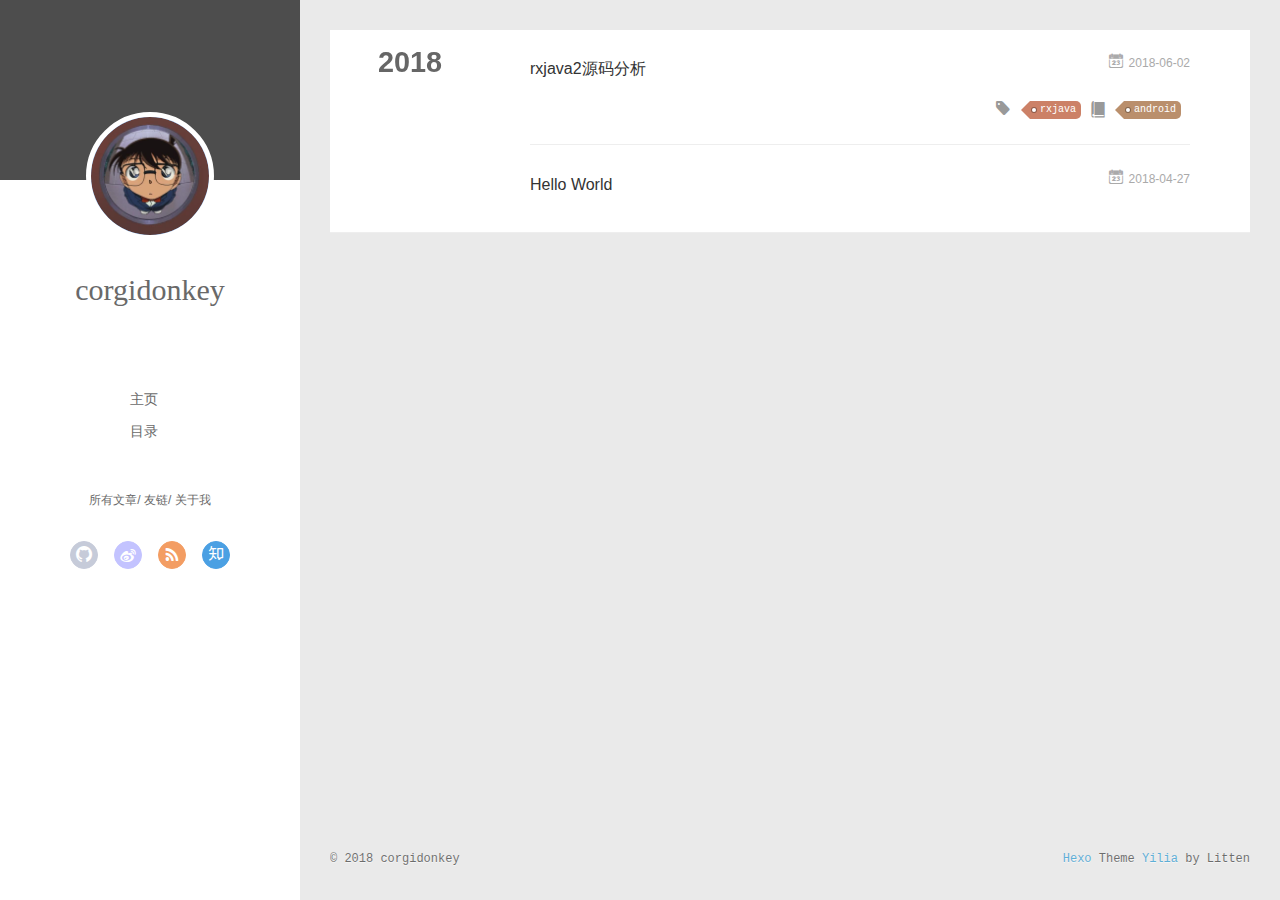
<file: archives/index.html>
<!DOCTYPE html>
<html>
<head>
  <meta charset="utf-8">
  
  <meta name="renderer" content="webkit">
  <meta http-equiv="X-UA-Compatible" content="IE=edge" >
  <link rel="dns-prefetch" href="http://yoursite.com">
  <title>Archives | corgidonkey</title>
  <meta name="viewport" content="width=device-width, initial-scale=1, maximum-scale=1">
  <meta property="og:type" content="website">
<meta property="og:title" content="corgidonkey">
<meta property="og:url" content="http://yoursite.com/archives/index.html">
<meta property="og:site_name" content="corgidonkey">
<meta property="og:locale" content="default">
<meta name="twitter:card" content="summary">
<meta name="twitter:title" content="corgidonkey">
  
    <link rel="alternative" href="/atom.xml" title="corgidonkey" type="application/atom+xml">
  
  
    <link rel="icon" href="/favicon.png">
  
  <link rel="stylesheet" type="text/css" href="/./main.0cf68a.css">
  <style type="text/css">
  
    #container.show {
      background: linear-gradient(200deg,#a0cfe4,#e8c37e);
    }
  </style>
  

  

</head>

<body>
  <div id="container" q-class="show:isCtnShow">
    <canvas id="anm-canvas" class="anm-canvas"></canvas>
    <div class="left-col" q-class="show:isShow">
      
<div class="overlay" style="background: #4d4d4d"></div>
<div class="intrude-less">
	<header id="header" class="inner">
		<a href="/" class="profilepic">
			<img src="/img/avatar.jpg" class="js-avatar">
		</a>
		<hgroup>
		  <h1 class="header-author"><a href="/">corgidonkey</a></h1>
		</hgroup>
		

		<nav class="header-menu">
			<ul>
			
				<li><a href="/">主页</a></li>
	        
				<li><a href="/categories/android/">目录</a></li>
	        
			</ul>
		</nav>
		<nav class="header-smart-menu">
    		
    			
    			<a q-on="click: openSlider(e, 'innerArchive')" href="javascript:void(0)">所有文章</a>
    			
            
    			
    			<a q-on="click: openSlider(e, 'friends')" href="javascript:void(0)">友链</a>
    			
            
    			
    			<a q-on="click: openSlider(e, 'aboutme')" href="javascript:void(0)">关于我</a>
    			
            
		</nav>
		<nav class="header-nav">
			<div class="social">
				
					<a class="github" target="_blank" href="#" title="github"><i class="icon-github"></i></a>
		        
					<a class="weibo" target="_blank" href="#" title="weibo"><i class="icon-weibo"></i></a>
		        
					<a class="rss" target="_blank" href="#" title="rss"><i class="icon-rss"></i></a>
		        
					<a class="zhihu" target="_blank" href="#" title="zhihu"><i class="icon-zhihu"></i></a>
		        
			</div>
		</nav>
	</header>		
</div>

    </div>
    <div class="mid-col" q-class="show:isShow,hide:isShow|isFalse">
      
<nav id="mobile-nav">
  	<div class="overlay js-overlay" style="background: #4d4d4d"></div>
	<div class="btnctn js-mobile-btnctn">
  		<div class="slider-trigger list" q-on="click: openSlider(e)"><i class="icon icon-sort"></i></div>
	</div>
	<div class="intrude-less">
		<header id="header" class="inner">
			<div class="profilepic">
				<img src="/img/avatar.jpg" class="js-avatar">
			</div>
			<hgroup>
			  <h1 class="header-author js-header-author">corgidonkey</h1>
			</hgroup>
			
			
			
				
			
				
			
			
			
			<nav class="header-nav">
				<div class="social">
					
						<a class="github" target="_blank" href="#" title="github"><i class="icon-github"></i></a>
			        
						<a class="weibo" target="_blank" href="#" title="weibo"><i class="icon-weibo"></i></a>
			        
						<a class="rss" target="_blank" href="#" title="rss"><i class="icon-rss"></i></a>
			        
						<a class="zhihu" target="_blank" href="#" title="zhihu"><i class="icon-zhihu"></i></a>
			        
				</div>
			</nav>

			<nav class="header-menu js-header-menu">
				<ul style="width: 50%">
				
				
					<li style="width: 50%"><a href="/">主页</a></li>
		        
					<li style="width: 50%"><a href="/categories/android/">目录</a></li>
		        
				</ul>
			</nav>
		</header>				
	</div>
	<div class="mobile-mask" style="display:none" q-show="isShow"></div>
</nav>

      <div id="wrapper" class="body-wrap">
        <div class="menu-l">
          <div class="canvas-wrap">
            <canvas data-colors="#eaeaea" data-sectionHeight="100" data-contentId="js-content" id="myCanvas1" class="anm-canvas"></canvas>
          </div>
          <div id="js-content" class="content-ll">
            
  
  
    
    
      
      
      <section class="archives-wrap">
        <div class="archive-year-wrap">
          <a href="/archives/2018" class="archive-year">2018</a>
        </div>
        <div class="archives">
    
    <article class="archive-article archive-type-post">
  <div class="archive-article-inner">
    <header class="archive-article-header">
      	<div class="article-meta">
	      	<a href="/2018/06/02/rxjava2源码分析/" class="archive-article-date">
  	<time datetime="2018-06-02T09:39:20.000Z" itemprop="datePublished"><i class="icon-calendar icon"></i>2018-06-02</time>
</a>
        </div>
    	 
  
    <h1 itemprop="name">
      <a class="archive-article-title" href="/2018/06/02/rxjava2源码分析/">rxjava2源码分析</a>
    </h1>
  

        <div class="article-info info-on-right">
          
	<div class="article-tag tagcloud">
		<i class="icon-price-tags icon"></i>
		<ul class="article-tag-list">
			 
        		<li class="article-tag-list-item">
        			<a href="javascript:void(0)" class="js-tag article-tag-list-link color2">rxjava</a>
        		</li>
      		
		</ul>
	</div>

          
	<div class="article-category tagcloud">
		<i class="icon-book icon"></i>
		<ul class="article-tag-list">
			 
        		<li class="article-tag-list-item">
        			<a href="/categories/android//" class="article-tag-list-link color3">android</a>
        		</li>
      		
		</ul>
	</div>


        </div>
        <div class="clearfix"></div>
    </header>
  </div>
</article>
  
    
    
    <article class="archive-article archive-type-post">
  <div class="archive-article-inner">
    <header class="archive-article-header">
      	<div class="article-meta">
	      	<a href="/2018/04/27/hello-world/" class="archive-article-date">
  	<time datetime="2018-04-27T13:58:33.000Z" itemprop="datePublished"><i class="icon-calendar icon"></i>2018-04-27</time>
</a>
        </div>
    	 
  
    <h1 itemprop="name">
      <a class="archive-article-title" href="/2018/04/27/hello-world/">Hello World</a>
    </h1>
  

        <div class="article-info info-on-right">
          
          

        </div>
        <div class="clearfix"></div>
    </header>
  </div>
</article>
  
  
    </div></section>
  

    


          </div>
        </div>
      </div>
      <footer id="footer">
  <div class="outer">
    <div id="footer-info">
    	<div class="footer-left">
    		&copy; 2018 corgidonkey
    	</div>
      	<div class="footer-right">
      		<a href="http://hexo.io/" target="_blank">Hexo</a>  Theme <a href="https://github.com/litten/hexo-theme-yilia" target="_blank">Yilia</a> by Litten
      	</div>
    </div>
  </div>
</footer>
    </div>
    <script>
	var yiliaConfig = {
		mathjax: false,
		isHome: false,
		isPost: false,
		isArchive: true,
		isTag: false,
		isCategory: false,
		open_in_new: false,
		toc_hide_index: true,
		root: "/",
		innerArchive: true,
		showTags: false
	}
</script>

<script>!function(t){function n(e){if(r[e])return r[e].exports;var i=r[e]={exports:{},id:e,loaded:!1};return t[e].call(i.exports,i,i.exports,n),i.loaded=!0,i.exports}var r={};n.m=t,n.c=r,n.p="./",n(0)}([function(t,n,r){r(195),t.exports=r(191)},function(t,n,r){var e=r(3),i=r(52),o=r(27),u=r(28),c=r(53),f="prototype",a=function(t,n,r){var s,l,h,v,p=t&a.F,d=t&a.G,y=t&a.S,g=t&a.P,b=t&a.B,m=d?e:y?e[n]||(e[n]={}):(e[n]||{})[f],x=d?i:i[n]||(i[n]={}),w=x[f]||(x[f]={});d&&(r=n);for(s in r)l=!p&&m&&void 0!==m[s],h=(l?m:r)[s],v=b&&l?c(h,e):g&&"function"==typeof h?c(Function.call,h):h,m&&u(m,s,h,t&a.U),x[s]!=h&&o(x,s,v),g&&w[s]!=h&&(w[s]=h)};e.core=i,a.F=1,a.G=2,a.S=4,a.P=8,a.B=16,a.W=32,a.U=64,a.R=128,t.exports=a},function(t,n,r){var e=r(6);t.exports=function(t){if(!e(t))throw TypeError(t+" is not an object!");return t}},function(t,n){var r=t.exports="undefined"!=typeof window&&window.Math==Math?window:"undefined"!=typeof self&&self.Math==Math?self:Function("return this")();"number"==typeof __g&&(__g=r)},function(t,n){t.exports=function(t){try{return!!t()}catch(t){return!0}}},function(t,n){var r=t.exports="undefined"!=typeof window&&window.Math==Math?window:"undefined"!=typeof self&&self.Math==Math?self:Function("return this")();"number"==typeof __g&&(__g=r)},function(t,n){t.exports=function(t){return"object"==typeof t?null!==t:"function"==typeof t}},function(t,n,r){var e=r(126)("wks"),i=r(76),o=r(3).Symbol,u="function"==typeof o;(t.exports=function(t){return e[t]||(e[t]=u&&o[t]||(u?o:i)("Symbol."+t))}).store=e},function(t,n){var r={}.hasOwnProperty;t.exports=function(t,n){return r.call(t,n)}},function(t,n,r){var e=r(94),i=r(33);t.exports=function(t){return e(i(t))}},function(t,n,r){t.exports=!r(4)(function(){return 7!=Object.defineProperty({},"a",{get:function(){return 7}}).a})},function(t,n,r){var e=r(2),i=r(167),o=r(50),u=Object.defineProperty;n.f=r(10)?Object.defineProperty:function(t,n,r){if(e(t),n=o(n,!0),e(r),i)try{return u(t,n,r)}catch(t){}if("get"in r||"set"in r)throw TypeError("Accessors not supported!");return"value"in r&&(t[n]=r.value),t}},function(t,n,r){t.exports=!r(18)(function(){return 7!=Object.defineProperty({},"a",{get:function(){return 7}}).a})},function(t,n,r){var e=r(14),i=r(22);t.exports=r(12)?function(t,n,r){return e.f(t,n,i(1,r))}:function(t,n,r){return t[n]=r,t}},function(t,n,r){var e=r(20),i=r(58),o=r(42),u=Object.defineProperty;n.f=r(12)?Object.defineProperty:function(t,n,r){if(e(t),n=o(n,!0),e(r),i)try{return u(t,n,r)}catch(t){}if("get"in r||"set"in r)throw TypeError("Accessors not supported!");return"value"in r&&(t[n]=r.value),t}},function(t,n,r){var e=r(40)("wks"),i=r(23),o=r(5).Symbol,u="function"==typeof o;(t.exports=function(t){return e[t]||(e[t]=u&&o[t]||(u?o:i)("Symbol."+t))}).store=e},function(t,n,r){var e=r(67),i=Math.min;t.exports=function(t){return t>0?i(e(t),9007199254740991):0}},function(t,n,r){var e=r(46);t.exports=function(t){return Object(e(t))}},function(t,n){t.exports=function(t){try{return!!t()}catch(t){return!0}}},function(t,n,r){var e=r(63),i=r(34);t.exports=Object.keys||function(t){return e(t,i)}},function(t,n,r){var e=r(21);t.exports=function(t){if(!e(t))throw TypeError(t+" is not an object!");return t}},function(t,n){t.exports=function(t){return"object"==typeof t?null!==t:"function"==typeof t}},function(t,n){t.exports=function(t,n){return{enumerable:!(1&t),configurable:!(2&t),writable:!(4&t),value:n}}},function(t,n){var r=0,e=Math.random();t.exports=function(t){return"Symbol(".concat(void 0===t?"":t,")_",(++r+e).toString(36))}},function(t,n){var r={}.hasOwnProperty;t.exports=function(t,n){return r.call(t,n)}},function(t,n){var r=t.exports={version:"2.4.0"};"number"==typeof __e&&(__e=r)},function(t,n){t.exports=function(t){if("function"!=typeof t)throw TypeError(t+" is not a function!");return t}},function(t,n,r){var e=r(11),i=r(66);t.exports=r(10)?function(t,n,r){return e.f(t,n,i(1,r))}:function(t,n,r){return t[n]=r,t}},function(t,n,r){var e=r(3),i=r(27),o=r(24),u=r(76)("src"),c="toString",f=Function[c],a=(""+f).split(c);r(52).inspectSource=function(t){return f.call(t)},(t.exports=function(t,n,r,c){var f="function"==typeof r;f&&(o(r,"name")||i(r,"name",n)),t[n]!==r&&(f&&(o(r,u)||i(r,u,t[n]?""+t[n]:a.join(String(n)))),t===e?t[n]=r:c?t[n]?t[n]=r:i(t,n,r):(delete t[n],i(t,n,r)))})(Function.prototype,c,function(){return"function"==typeof this&&this[u]||f.call(this)})},function(t,n,r){var e=r(1),i=r(4),o=r(46),u=function(t,n,r,e){var i=String(o(t)),u="<"+n;return""!==r&&(u+=" "+r+'="'+String(e).replace(/"/g,"&quot;")+'"'),u+">"+i+"</"+n+">"};t.exports=function(t,n){var r={};r[t]=n(u),e(e.P+e.F*i(function(){var n=""[t]('"');return n!==n.toLowerCase()||n.split('"').length>3}),"String",r)}},function(t,n,r){var e=r(115),i=r(46);t.exports=function(t){return e(i(t))}},function(t,n,r){var e=r(116),i=r(66),o=r(30),u=r(50),c=r(24),f=r(167),a=Object.getOwnPropertyDescriptor;n.f=r(10)?a:function(t,n){if(t=o(t),n=u(n,!0),f)try{return a(t,n)}catch(t){}if(c(t,n))return i(!e.f.call(t,n),t[n])}},function(t,n,r){var e=r(24),i=r(17),o=r(145)("IE_PROTO"),u=Object.prototype;t.exports=Object.getPrototypeOf||function(t){return t=i(t),e(t,o)?t[o]:"function"==typeof t.constructor&&t instanceof t.constructor?t.constructor.prototype:t instanceof Object?u:null}},function(t,n){t.exports=function(t){if(void 0==t)throw TypeError("Can't call method on  "+t);return t}},function(t,n){t.exports="constructor,hasOwnProperty,isPrototypeOf,propertyIsEnumerable,toLocaleString,toString,valueOf".split(",")},function(t,n){t.exports={}},function(t,n){t.exports=!0},function(t,n){n.f={}.propertyIsEnumerable},function(t,n,r){var e=r(14).f,i=r(8),o=r(15)("toStringTag");t.exports=function(t,n,r){t&&!i(t=r?t:t.prototype,o)&&e(t,o,{configurable:!0,value:n})}},function(t,n,r){var e=r(40)("keys"),i=r(23);t.exports=function(t){return e[t]||(e[t]=i(t))}},function(t,n,r){var e=r(5),i="__core-js_shared__",o=e[i]||(e[i]={});t.exports=function(t){return o[t]||(o[t]={})}},function(t,n){var r=Math.ceil,e=Math.floor;t.exports=function(t){return isNaN(t=+t)?0:(t>0?e:r)(t)}},function(t,n,r){var e=r(21);t.exports=function(t,n){if(!e(t))return t;var r,i;if(n&&"function"==typeof(r=t.toString)&&!e(i=r.call(t)))return i;if("function"==typeof(r=t.valueOf)&&!e(i=r.call(t)))return i;if(!n&&"function"==typeof(r=t.toString)&&!e(i=r.call(t)))return i;throw TypeError("Can't convert object to primitive value")}},function(t,n,r){var e=r(5),i=r(25),o=r(36),u=r(44),c=r(14).f;t.exports=function(t){var n=i.Symbol||(i.Symbol=o?{}:e.Symbol||{});"_"==t.charAt(0)||t in n||c(n,t,{value:u.f(t)})}},function(t,n,r){n.f=r(15)},function(t,n){var r={}.toString;t.exports=function(t){return r.call(t).slice(8,-1)}},function(t,n){t.exports=function(t){if(void 0==t)throw TypeError("Can't call method on  "+t);return t}},function(t,n,r){var e=r(4);t.exports=function(t,n){return!!t&&e(function(){n?t.call(null,function(){},1):t.call(null)})}},function(t,n,r){var e=r(53),i=r(115),o=r(17),u=r(16),c=r(203);t.exports=function(t,n){var r=1==t,f=2==t,a=3==t,s=4==t,l=6==t,h=5==t||l,v=n||c;return function(n,c,p){for(var d,y,g=o(n),b=i(g),m=e(c,p,3),x=u(b.length),w=0,S=r?v(n,x):f?v(n,0):void 0;x>w;w++)if((h||w in b)&&(d=b[w],y=m(d,w,g),t))if(r)S[w]=y;else if(y)switch(t){case 3:return!0;case 5:return d;case 6:return w;case 2:S.push(d)}else if(s)return!1;return l?-1:a||s?s:S}}},function(t,n,r){var e=r(1),i=r(52),o=r(4);t.exports=function(t,n){var r=(i.Object||{})[t]||Object[t],u={};u[t]=n(r),e(e.S+e.F*o(function(){r(1)}),"Object",u)}},function(t,n,r){var e=r(6);t.exports=function(t,n){if(!e(t))return t;var r,i;if(n&&"function"==typeof(r=t.toString)&&!e(i=r.call(t)))return i;if("function"==typeof(r=t.valueOf)&&!e(i=r.call(t)))return i;if(!n&&"function"==typeof(r=t.toString)&&!e(i=r.call(t)))return i;throw TypeError("Can't convert object to primitive value")}},function(t,n,r){var e=r(5),i=r(25),o=r(91),u=r(13),c="prototype",f=function(t,n,r){var a,s,l,h=t&f.F,v=t&f.G,p=t&f.S,d=t&f.P,y=t&f.B,g=t&f.W,b=v?i:i[n]||(i[n]={}),m=b[c],x=v?e:p?e[n]:(e[n]||{})[c];v&&(r=n);for(a in r)(s=!h&&x&&void 0!==x[a])&&a in b||(l=s?x[a]:r[a],b[a]=v&&"function"!=typeof x[a]?r[a]:y&&s?o(l,e):g&&x[a]==l?function(t){var n=function(n,r,e){if(this instanceof t){switch(arguments.length){case 0:return new t;case 1:return new t(n);case 2:return new t(n,r)}return new t(n,r,e)}return t.apply(this,arguments)};return n[c]=t[c],n}(l):d&&"function"==typeof l?o(Function.call,l):l,d&&((b.virtual||(b.virtual={}))[a]=l,t&f.R&&m&&!m[a]&&u(m,a,l)))};f.F=1,f.G=2,f.S=4,f.P=8,f.B=16,f.W=32,f.U=64,f.R=128,t.exports=f},function(t,n){var r=t.exports={version:"2.4.0"};"number"==typeof __e&&(__e=r)},function(t,n,r){var e=r(26);t.exports=function(t,n,r){if(e(t),void 0===n)return t;switch(r){case 1:return function(r){return t.call(n,r)};case 2:return function(r,e){return t.call(n,r,e)};case 3:return function(r,e,i){return t.call(n,r,e,i)}}return function(){return t.apply(n,arguments)}}},function(t,n,r){var e=r(183),i=r(1),o=r(126)("metadata"),u=o.store||(o.store=new(r(186))),c=function(t,n,r){var i=u.get(t);if(!i){if(!r)return;u.set(t,i=new e)}var o=i.get(n);if(!o){if(!r)return;i.set(n,o=new e)}return o},f=function(t,n,r){var e=c(n,r,!1);return void 0!==e&&e.has(t)},a=function(t,n,r){var e=c(n,r,!1);return void 0===e?void 0:e.get(t)},s=function(t,n,r,e){c(r,e,!0).set(t,n)},l=function(t,n){var r=c(t,n,!1),e=[];return r&&r.forEach(function(t,n){e.push(n)}),e},h=function(t){return void 0===t||"symbol"==typeof t?t:String(t)},v=function(t){i(i.S,"Reflect",t)};t.exports={store:u,map:c,has:f,get:a,set:s,keys:l,key:h,exp:v}},function(t,n,r){"use strict";if(r(10)){var e=r(69),i=r(3),o=r(4),u=r(1),c=r(127),f=r(152),a=r(53),s=r(68),l=r(66),h=r(27),v=r(73),p=r(67),d=r(16),y=r(75),g=r(50),b=r(24),m=r(180),x=r(114),w=r(6),S=r(17),_=r(137),O=r(70),E=r(32),P=r(71).f,j=r(154),F=r(76),M=r(7),A=r(48),N=r(117),T=r(146),I=r(155),k=r(80),L=r(123),R=r(74),C=r(130),D=r(160),U=r(11),W=r(31),G=U.f,B=W.f,V=i.RangeError,z=i.TypeError,q=i.Uint8Array,K="ArrayBuffer",J="Shared"+K,Y="BYTES_PER_ELEMENT",H="prototype",$=Array[H],X=f.ArrayBuffer,Q=f.DataView,Z=A(0),tt=A(2),nt=A(3),rt=A(4),et=A(5),it=A(6),ot=N(!0),ut=N(!1),ct=I.values,ft=I.keys,at=I.entries,st=$.lastIndexOf,lt=$.reduce,ht=$.reduceRight,vt=$.join,pt=$.sort,dt=$.slice,yt=$.toString,gt=$.toLocaleString,bt=M("iterator"),mt=M("toStringTag"),xt=F("typed_constructor"),wt=F("def_constructor"),St=c.CONSTR,_t=c.TYPED,Ot=c.VIEW,Et="Wrong length!",Pt=A(1,function(t,n){return Tt(T(t,t[wt]),n)}),jt=o(function(){return 1===new q(new Uint16Array([1]).buffer)[0]}),Ft=!!q&&!!q[H].set&&o(function(){new q(1).set({})}),Mt=function(t,n){if(void 0===t)throw z(Et);var r=+t,e=d(t);if(n&&!m(r,e))throw V(Et);return e},At=function(t,n){var r=p(t);if(r<0||r%n)throw V("Wrong offset!");return r},Nt=function(t){if(w(t)&&_t in t)return t;throw z(t+" is not a typed array!")},Tt=function(t,n){if(!(w(t)&&xt in t))throw z("It is not a typed array constructor!");return new t(n)},It=function(t,n){return kt(T(t,t[wt]),n)},kt=function(t,n){for(var r=0,e=n.length,i=Tt(t,e);e>r;)i[r]=n[r++];return i},Lt=function(t,n,r){G(t,n,{get:function(){return this._d[r]}})},Rt=function(t){var n,r,e,i,o,u,c=S(t),f=arguments.length,s=f>1?arguments[1]:void 0,l=void 0!==s,h=j(c);if(void 0!=h&&!_(h)){for(u=h.call(c),e=[],n=0;!(o=u.next()).done;n++)e.push(o.value);c=e}for(l&&f>2&&(s=a(s,arguments[2],2)),n=0,r=d(c.length),i=Tt(this,r);r>n;n++)i[n]=l?s(c[n],n):c[n];return i},Ct=function(){for(var t=0,n=arguments.length,r=Tt(this,n);n>t;)r[t]=arguments[t++];return r},Dt=!!q&&o(function(){gt.call(new q(1))}),Ut=function(){return gt.apply(Dt?dt.call(Nt(this)):Nt(this),arguments)},Wt={copyWithin:function(t,n){return D.call(Nt(this),t,n,arguments.length>2?arguments[2]:void 0)},every:function(t){return rt(Nt(this),t,arguments.length>1?arguments[1]:void 0)},fill:function(t){return C.apply(Nt(this),arguments)},filter:function(t){return It(this,tt(Nt(this),t,arguments.length>1?arguments[1]:void 0))},find:function(t){return et(Nt(this),t,arguments.length>1?arguments[1]:void 0)},findIndex:function(t){return it(Nt(this),t,arguments.length>1?arguments[1]:void 0)},forEach:function(t){Z(Nt(this),t,arguments.length>1?arguments[1]:void 0)},indexOf:function(t){return ut(Nt(this),t,arguments.length>1?arguments[1]:void 0)},includes:function(t){return ot(Nt(this),t,arguments.length>1?arguments[1]:void 0)},join:function(t){return vt.apply(Nt(this),arguments)},lastIndexOf:function(t){return st.apply(Nt(this),arguments)},map:function(t){return Pt(Nt(this),t,arguments.length>1?arguments[1]:void 0)},reduce:function(t){return lt.apply(Nt(this),arguments)},reduceRight:function(t){return ht.apply(Nt(this),arguments)},reverse:function(){for(var t,n=this,r=Nt(n).length,e=Math.floor(r/2),i=0;i<e;)t=n[i],n[i++]=n[--r],n[r]=t;return n},some:function(t){return nt(Nt(this),t,arguments.length>1?arguments[1]:void 0)},sort:function(t){return pt.call(Nt(this),t)},subarray:function(t,n){var r=Nt(this),e=r.length,i=y(t,e);return new(T(r,r[wt]))(r.buffer,r.byteOffset+i*r.BYTES_PER_ELEMENT,d((void 0===n?e:y(n,e))-i))}},Gt=function(t,n){return It(this,dt.call(Nt(this),t,n))},Bt=function(t){Nt(this);var n=At(arguments[1],1),r=this.length,e=S(t),i=d(e.length),o=0;if(i+n>r)throw V(Et);for(;o<i;)this[n+o]=e[o++]},Vt={entries:function(){return at.call(Nt(this))},keys:function(){return ft.call(Nt(this))},values:function(){return ct.call(Nt(this))}},zt=function(t,n){return w(t)&&t[_t]&&"symbol"!=typeof n&&n in t&&String(+n)==String(n)},qt=function(t,n){return zt(t,n=g(n,!0))?l(2,t[n]):B(t,n)},Kt=function(t,n,r){return!(zt(t,n=g(n,!0))&&w(r)&&b(r,"value"))||b(r,"get")||b(r,"set")||r.configurable||b(r,"writable")&&!r.writable||b(r,"enumerable")&&!r.enumerable?G(t,n,r):(t[n]=r.value,t)};St||(W.f=qt,U.f=Kt),u(u.S+u.F*!St,"Object",{getOwnPropertyDescriptor:qt,defineProperty:Kt}),o(function(){yt.call({})})&&(yt=gt=function(){return vt.call(this)});var Jt=v({},Wt);v(Jt,Vt),h(Jt,bt,Vt.values),v(Jt,{slice:Gt,set:Bt,constructor:function(){},toString:yt,toLocaleString:Ut}),Lt(Jt,"buffer","b"),Lt(Jt,"byteOffset","o"),Lt(Jt,"byteLength","l"),Lt(Jt,"length","e"),G(Jt,mt,{get:function(){return this[_t]}}),t.exports=function(t,n,r,f){f=!!f;var a=t+(f?"Clamped":"")+"Array",l="Uint8Array"!=a,v="get"+t,p="set"+t,y=i[a],g=y||{},b=y&&E(y),m=!y||!c.ABV,S={},_=y&&y[H],j=function(t,r){var e=t._d;return e.v[v](r*n+e.o,jt)},F=function(t,r,e){var i=t._d;f&&(e=(e=Math.round(e))<0?0:e>255?255:255&e),i.v[p](r*n+i.o,e,jt)},M=function(t,n){G(t,n,{get:function(){return j(this,n)},set:function(t){return F(this,n,t)},enumerable:!0})};m?(y=r(function(t,r,e,i){s(t,y,a,"_d");var o,u,c,f,l=0,v=0;if(w(r)){if(!(r instanceof X||(f=x(r))==K||f==J))return _t in r?kt(y,r):Rt.call(y,r);o=r,v=At(e,n);var p=r.byteLength;if(void 0===i){if(p%n)throw V(Et);if((u=p-v)<0)throw V(Et)}else if((u=d(i)*n)+v>p)throw V(Et);c=u/n}else c=Mt(r,!0),u=c*n,o=new X(u);for(h(t,"_d",{b:o,o:v,l:u,e:c,v:new Q(o)});l<c;)M(t,l++)}),_=y[H]=O(Jt),h(_,"constructor",y)):L(function(t){new y(null),new y(t)},!0)||(y=r(function(t,r,e,i){s(t,y,a);var o;return w(r)?r instanceof X||(o=x(r))==K||o==J?void 0!==i?new g(r,At(e,n),i):void 0!==e?new g(r,At(e,n)):new g(r):_t in r?kt(y,r):Rt.call(y,r):new g(Mt(r,l))}),Z(b!==Function.prototype?P(g).concat(P(b)):P(g),function(t){t in y||h(y,t,g[t])}),y[H]=_,e||(_.constructor=y));var A=_[bt],N=!!A&&("values"==A.name||void 0==A.name),T=Vt.values;h(y,xt,!0),h(_,_t,a),h(_,Ot,!0),h(_,wt,y),(f?new y(1)[mt]==a:mt in _)||G(_,mt,{get:function(){return a}}),S[a]=y,u(u.G+u.W+u.F*(y!=g),S),u(u.S,a,{BYTES_PER_ELEMENT:n,from:Rt,of:Ct}),Y in _||h(_,Y,n),u(u.P,a,Wt),R(a),u(u.P+u.F*Ft,a,{set:Bt}),u(u.P+u.F*!N,a,Vt),u(u.P+u.F*(_.toString!=yt),a,{toString:yt}),u(u.P+u.F*o(function(){new y(1).slice()}),a,{slice:Gt}),u(u.P+u.F*(o(function(){return[1,2].toLocaleString()!=new y([1,2]).toLocaleString()})||!o(function(){_.toLocaleString.call([1,2])})),a,{toLocaleString:Ut}),k[a]=N?A:T,e||N||h(_,bt,T)}}else t.exports=function(){}},function(t,n){var r={}.toString;t.exports=function(t){return r.call(t).slice(8,-1)}},function(t,n,r){var e=r(21),i=r(5).document,o=e(i)&&e(i.createElement);t.exports=function(t){return o?i.createElement(t):{}}},function(t,n,r){t.exports=!r(12)&&!r(18)(function(){return 7!=Object.defineProperty(r(57)("div"),"a",{get:function(){return 7}}).a})},function(t,n,r){"use strict";var e=r(36),i=r(51),o=r(64),u=r(13),c=r(8),f=r(35),a=r(96),s=r(38),l=r(103),h=r(15)("iterator"),v=!([].keys&&"next"in[].keys()),p="keys",d="values",y=function(){return this};t.exports=function(t,n,r,g,b,m,x){a(r,n,g);var w,S,_,O=function(t){if(!v&&t in F)return F[t];switch(t){case p:case d:return function(){return new r(this,t)}}return function(){return new r(this,t)}},E=n+" Iterator",P=b==d,j=!1,F=t.prototype,M=F[h]||F["@@iterator"]||b&&F[b],A=M||O(b),N=b?P?O("entries"):A:void 0,T="Array"==n?F.entries||M:M;if(T&&(_=l(T.call(new t)))!==Object.prototype&&(s(_,E,!0),e||c(_,h)||u(_,h,y)),P&&M&&M.name!==d&&(j=!0,A=function(){return M.call(this)}),e&&!x||!v&&!j&&F[h]||u(F,h,A),f[n]=A,f[E]=y,b)if(w={values:P?A:O(d),keys:m?A:O(p),entries:N},x)for(S in w)S in F||o(F,S,w[S]);else i(i.P+i.F*(v||j),n,w);return w}},function(t,n,r){var e=r(20),i=r(100),o=r(34),u=r(39)("IE_PROTO"),c=function(){},f="prototype",a=function(){var t,n=r(57)("iframe"),e=o.length;for(n.style.display="none",r(93).appendChild(n),n.src="javascript:",t=n.contentWindow.document,t.open(),t.write("<script>document.F=Object<\/script>"),t.close(),a=t.F;e--;)delete a[f][o[e]];return a()};t.exports=Object.create||function(t,n){var r;return null!==t?(c[f]=e(t),r=new c,c[f]=null,r[u]=t):r=a(),void 0===n?r:i(r,n)}},function(t,n,r){var e=r(63),i=r(34).concat("length","prototype");n.f=Object.getOwnPropertyNames||function(t){return e(t,i)}},function(t,n){n.f=Object.getOwnPropertySymbols},function(t,n,r){var e=r(8),i=r(9),o=r(90)(!1),u=r(39)("IE_PROTO");t.exports=function(t,n){var r,c=i(t),f=0,a=[];for(r in c)r!=u&&e(c,r)&&a.push(r);for(;n.length>f;)e(c,r=n[f++])&&(~o(a,r)||a.push(r));return a}},function(t,n,r){t.exports=r(13)},function(t,n,r){var e=r(76)("meta"),i=r(6),o=r(24),u=r(11).f,c=0,f=Object.isExtensible||function(){return!0},a=!r(4)(function(){return f(Object.preventExtensions({}))}),s=function(t){u(t,e,{value:{i:"O"+ ++c,w:{}}})},l=function(t,n){if(!i(t))return"symbol"==typeof t?t:("string"==typeof t?"S":"P")+t;if(!o(t,e)){if(!f(t))return"F";if(!n)return"E";s(t)}return t[e].i},h=function(t,n){if(!o(t,e)){if(!f(t))return!0;if(!n)return!1;s(t)}return t[e].w},v=function(t){return a&&p.NEED&&f(t)&&!o(t,e)&&s(t),t},p=t.exports={KEY:e,NEED:!1,fastKey:l,getWeak:h,onFreeze:v}},function(t,n){t.exports=function(t,n){return{enumerable:!(1&t),configurable:!(2&t),writable:!(4&t),value:n}}},function(t,n){var r=Math.ceil,e=Math.floor;t.exports=function(t){return isNaN(t=+t)?0:(t>0?e:r)(t)}},function(t,n){t.exports=function(t,n,r,e){if(!(t instanceof n)||void 0!==e&&e in t)throw TypeError(r+": incorrect invocation!");return t}},function(t,n){t.exports=!1},function(t,n,r){var e=r(2),i=r(173),o=r(133),u=r(145)("IE_PROTO"),c=function(){},f="prototype",a=function(){var t,n=r(132)("iframe"),e=o.length;for(n.style.display="none",r(135).appendChild(n),n.src="javascript:",t=n.contentWindow.document,t.open(),t.write("<script>document.F=Object<\/script>"),t.close(),a=t.F;e--;)delete a[f][o[e]];return a()};t.exports=Object.create||function(t,n){var r;return null!==t?(c[f]=e(t),r=new c,c[f]=null,r[u]=t):r=a(),void 0===n?r:i(r,n)}},function(t,n,r){var e=r(175),i=r(133).concat("length","prototype");n.f=Object.getOwnPropertyNames||function(t){return e(t,i)}},function(t,n,r){var e=r(175),i=r(133);t.exports=Object.keys||function(t){return e(t,i)}},function(t,n,r){var e=r(28);t.exports=function(t,n,r){for(var i in n)e(t,i,n[i],r);return t}},function(t,n,r){"use strict";var e=r(3),i=r(11),o=r(10),u=r(7)("species");t.exports=function(t){var n=e[t];o&&n&&!n[u]&&i.f(n,u,{configurable:!0,get:function(){return this}})}},function(t,n,r){var e=r(67),i=Math.max,o=Math.min;t.exports=function(t,n){return t=e(t),t<0?i(t+n,0):o(t,n)}},function(t,n){var r=0,e=Math.random();t.exports=function(t){return"Symbol(".concat(void 0===t?"":t,")_",(++r+e).toString(36))}},function(t,n,r){var e=r(33);t.exports=function(t){return Object(e(t))}},function(t,n,r){var e=r(7)("unscopables"),i=Array.prototype;void 0==i[e]&&r(27)(i,e,{}),t.exports=function(t){i[e][t]=!0}},function(t,n,r){var e=r(53),i=r(169),o=r(137),u=r(2),c=r(16),f=r(154),a={},s={},n=t.exports=function(t,n,r,l,h){var v,p,d,y,g=h?function(){return t}:f(t),b=e(r,l,n?2:1),m=0;if("function"!=typeof g)throw TypeError(t+" is not iterable!");if(o(g)){for(v=c(t.length);v>m;m++)if((y=n?b(u(p=t[m])[0],p[1]):b(t[m]))===a||y===s)return y}else for(d=g.call(t);!(p=d.next()).done;)if((y=i(d,b,p.value,n))===a||y===s)return y};n.BREAK=a,n.RETURN=s},function(t,n){t.exports={}},function(t,n,r){var e=r(11).f,i=r(24),o=r(7)("toStringTag");t.exports=function(t,n,r){t&&!i(t=r?t:t.prototype,o)&&e(t,o,{configurable:!0,value:n})}},function(t,n,r){var e=r(1),i=r(46),o=r(4),u=r(150),c="["+u+"]",f="​",a=RegExp("^"+c+c+"*"),s=RegExp(c+c+"*$"),l=function(t,n,r){var i={},c=o(function(){return!!u[t]()||f[t]()!=f}),a=i[t]=c?n(h):u[t];r&&(i[r]=a),e(e.P+e.F*c,"String",i)},h=l.trim=function(t,n){return t=String(i(t)),1&n&&(t=t.replace(a,"")),2&n&&(t=t.replace(s,"")),t};t.exports=l},function(t,n,r){t.exports={default:r(86),__esModule:!0}},function(t,n,r){t.exports={default:r(87),__esModule:!0}},function(t,n,r){"use strict";function e(t){return t&&t.__esModule?t:{default:t}}n.__esModule=!0;var i=r(84),o=e(i),u=r(83),c=e(u),f="function"==typeof c.default&&"symbol"==typeof o.default?function(t){return typeof t}:function(t){return t&&"function"==typeof c.default&&t.constructor===c.default&&t!==c.default.prototype?"symbol":typeof t};n.default="function"==typeof c.default&&"symbol"===f(o.default)?function(t){return void 0===t?"undefined":f(t)}:function(t){return t&&"function"==typeof c.default&&t.constructor===c.default&&t!==c.default.prototype?"symbol":void 0===t?"undefined":f(t)}},function(t,n,r){r(110),r(108),r(111),r(112),t.exports=r(25).Symbol},function(t,n,r){r(109),r(113),t.exports=r(44).f("iterator")},function(t,n){t.exports=function(t){if("function"!=typeof t)throw TypeError(t+" is not a function!");return t}},function(t,n){t.exports=function(){}},function(t,n,r){var e=r(9),i=r(106),o=r(105);t.exports=function(t){return function(n,r,u){var c,f=e(n),a=i(f.length),s=o(u,a);if(t&&r!=r){for(;a>s;)if((c=f[s++])!=c)return!0}else for(;a>s;s++)if((t||s in f)&&f[s]===r)return t||s||0;return!t&&-1}}},function(t,n,r){var e=r(88);t.exports=function(t,n,r){if(e(t),void 0===n)return t;switch(r){case 1:return function(r){return t.call(n,r)};case 2:return function(r,e){return t.call(n,r,e)};case 3:return function(r,e,i){return t.call(n,r,e,i)}}return function(){return t.apply(n,arguments)}}},function(t,n,r){var e=r(19),i=r(62),o=r(37);t.exports=function(t){var n=e(t),r=i.f;if(r)for(var u,c=r(t),f=o.f,a=0;c.length>a;)f.call(t,u=c[a++])&&n.push(u);return n}},function(t,n,r){t.exports=r(5).document&&document.documentElement},function(t,n,r){var e=r(56);t.exports=Object("z").propertyIsEnumerable(0)?Object:function(t){return"String"==e(t)?t.split(""):Object(t)}},function(t,n,r){var e=r(56);t.exports=Array.isArray||function(t){return"Array"==e(t)}},function(t,n,r){"use strict";var e=r(60),i=r(22),o=r(38),u={};r(13)(u,r(15)("iterator"),function(){return this}),t.exports=function(t,n,r){t.prototype=e(u,{next:i(1,r)}),o(t,n+" Iterator")}},function(t,n){t.exports=function(t,n){return{value:n,done:!!t}}},function(t,n,r){var e=r(19),i=r(9);t.exports=function(t,n){for(var r,o=i(t),u=e(o),c=u.length,f=0;c>f;)if(o[r=u[f++]]===n)return r}},function(t,n,r){var e=r(23)("meta"),i=r(21),o=r(8),u=r(14).f,c=0,f=Object.isExtensible||function(){return!0},a=!r(18)(function(){return f(Object.preventExtensions({}))}),s=function(t){u(t,e,{value:{i:"O"+ ++c,w:{}}})},l=function(t,n){if(!i(t))return"symbol"==typeof t?t:("string"==typeof t?"S":"P")+t;if(!o(t,e)){if(!f(t))return"F";if(!n)return"E";s(t)}return t[e].i},h=function(t,n){if(!o(t,e)){if(!f(t))return!0;if(!n)return!1;s(t)}return t[e].w},v=function(t){return a&&p.NEED&&f(t)&&!o(t,e)&&s(t),t},p=t.exports={KEY:e,NEED:!1,fastKey:l,getWeak:h,onFreeze:v}},function(t,n,r){var e=r(14),i=r(20),o=r(19);t.exports=r(12)?Object.defineProperties:function(t,n){i(t);for(var r,u=o(n),c=u.length,f=0;c>f;)e.f(t,r=u[f++],n[r]);return t}},function(t,n,r){var e=r(37),i=r(22),o=r(9),u=r(42),c=r(8),f=r(58),a=Object.getOwnPropertyDescriptor;n.f=r(12)?a:function(t,n){if(t=o(t),n=u(n,!0),f)try{return a(t,n)}catch(t){}if(c(t,n))return i(!e.f.call(t,n),t[n])}},function(t,n,r){var e=r(9),i=r(61).f,o={}.toString,u="object"==typeof window&&window&&Object.getOwnPropertyNames?Object.getOwnPropertyNames(window):[],c=function(t){try{return i(t)}catch(t){return u.slice()}};t.exports.f=function(t){return u&&"[object Window]"==o.call(t)?c(t):i(e(t))}},function(t,n,r){var e=r(8),i=r(77),o=r(39)("IE_PROTO"),u=Object.prototype;t.exports=Object.getPrototypeOf||function(t){return t=i(t),e(t,o)?t[o]:"function"==typeof t.constructor&&t instanceof t.constructor?t.constructor.prototype:t instanceof Object?u:null}},function(t,n,r){var e=r(41),i=r(33);t.exports=function(t){return function(n,r){var o,u,c=String(i(n)),f=e(r),a=c.length;return f<0||f>=a?t?"":void 0:(o=c.charCodeAt(f),o<55296||o>56319||f+1===a||(u=c.charCodeAt(f+1))<56320||u>57343?t?c.charAt(f):o:t?c.slice(f,f+2):u-56320+(o-55296<<10)+65536)}}},function(t,n,r){var e=r(41),i=Math.max,o=Math.min;t.exports=function(t,n){return t=e(t),t<0?i(t+n,0):o(t,n)}},function(t,n,r){var e=r(41),i=Math.min;t.exports=function(t){return t>0?i(e(t),9007199254740991):0}},function(t,n,r){"use strict";var e=r(89),i=r(97),o=r(35),u=r(9);t.exports=r(59)(Array,"Array",function(t,n){this._t=u(t),this._i=0,this._k=n},function(){var t=this._t,n=this._k,r=this._i++;return!t||r>=t.length?(this._t=void 0,i(1)):"keys"==n?i(0,r):"values"==n?i(0,t[r]):i(0,[r,t[r]])},"values"),o.Arguments=o.Array,e("keys"),e("values"),e("entries")},function(t,n){},function(t,n,r){"use strict";var e=r(104)(!0);r(59)(String,"String",function(t){this._t=String(t),this._i=0},function(){var t,n=this._t,r=this._i;return r>=n.length?{value:void 0,done:!0}:(t=e(n,r),this._i+=t.length,{value:t,done:!1})})},function(t,n,r){"use strict";var e=r(5),i=r(8),o=r(12),u=r(51),c=r(64),f=r(99).KEY,a=r(18),s=r(40),l=r(38),h=r(23),v=r(15),p=r(44),d=r(43),y=r(98),g=r(92),b=r(95),m=r(20),x=r(9),w=r(42),S=r(22),_=r(60),O=r(102),E=r(101),P=r(14),j=r(19),F=E.f,M=P.f,A=O.f,N=e.Symbol,T=e.JSON,I=T&&T.stringify,k="prototype",L=v("_hidden"),R=v("toPrimitive"),C={}.propertyIsEnumerable,D=s("symbol-registry"),U=s("symbols"),W=s("op-symbols"),G=Object[k],B="function"==typeof N,V=e.QObject,z=!V||!V[k]||!V[k].findChild,q=o&&a(function(){return 7!=_(M({},"a",{get:function(){return M(this,"a",{value:7}).a}})).a})?function(t,n,r){var e=F(G,n);e&&delete G[n],M(t,n,r),e&&t!==G&&M(G,n,e)}:M,K=function(t){var n=U[t]=_(N[k]);return n._k=t,n},J=B&&"symbol"==typeof N.iterator?function(t){return"symbol"==typeof t}:function(t){return t instanceof N},Y=function(t,n,r){return t===G&&Y(W,n,r),m(t),n=w(n,!0),m(r),i(U,n)?(r.enumerable?(i(t,L)&&t[L][n]&&(t[L][n]=!1),r=_(r,{enumerable:S(0,!1)})):(i(t,L)||M(t,L,S(1,{})),t[L][n]=!0),q(t,n,r)):M(t,n,r)},H=function(t,n){m(t);for(var r,e=g(n=x(n)),i=0,o=e.length;o>i;)Y(t,r=e[i++],n[r]);return t},$=function(t,n){return void 0===n?_(t):H(_(t),n)},X=function(t){var n=C.call(this,t=w(t,!0));return!(this===G&&i(U,t)&&!i(W,t))&&(!(n||!i(this,t)||!i(U,t)||i(this,L)&&this[L][t])||n)},Q=function(t,n){if(t=x(t),n=w(n,!0),t!==G||!i(U,n)||i(W,n)){var r=F(t,n);return!r||!i(U,n)||i(t,L)&&t[L][n]||(r.enumerable=!0),r}},Z=function(t){for(var n,r=A(x(t)),e=[],o=0;r.length>o;)i(U,n=r[o++])||n==L||n==f||e.push(n);return e},tt=function(t){for(var n,r=t===G,e=A(r?W:x(t)),o=[],u=0;e.length>u;)!i(U,n=e[u++])||r&&!i(G,n)||o.push(U[n]);return o};B||(N=function(){if(this instanceof N)throw TypeError("Symbol is not a constructor!");var t=h(arguments.length>0?arguments[0]:void 0),n=function(r){this===G&&n.call(W,r),i(this,L)&&i(this[L],t)&&(this[L][t]=!1),q(this,t,S(1,r))};return o&&z&&q(G,t,{configurable:!0,set:n}),K(t)},c(N[k],"toString",function(){return this._k}),E.f=Q,P.f=Y,r(61).f=O.f=Z,r(37).f=X,r(62).f=tt,o&&!r(36)&&c(G,"propertyIsEnumerable",X,!0),p.f=function(t){return K(v(t))}),u(u.G+u.W+u.F*!B,{Symbol:N});for(var nt="hasInstance,isConcatSpreadable,iterator,match,replace,search,species,split,toPrimitive,toStringTag,unscopables".split(","),rt=0;nt.length>rt;)v(nt[rt++]);for(var nt=j(v.store),rt=0;nt.length>rt;)d(nt[rt++]);u(u.S+u.F*!B,"Symbol",{for:function(t){return i(D,t+="")?D[t]:D[t]=N(t)},keyFor:function(t){if(J(t))return y(D,t);throw TypeError(t+" is not a symbol!")},useSetter:function(){z=!0},useSimple:function(){z=!1}}),u(u.S+u.F*!B,"Object",{create:$,defineProperty:Y,defineProperties:H,getOwnPropertyDescriptor:Q,getOwnPropertyNames:Z,getOwnPropertySymbols:tt}),T&&u(u.S+u.F*(!B||a(function(){var t=N();return"[null]"!=I([t])||"{}"!=I({a:t})||"{}"!=I(Object(t))})),"JSON",{stringify:function(t){if(void 0!==t&&!J(t)){for(var n,r,e=[t],i=1;arguments.length>i;)e.push(arguments[i++]);return n=e[1],"function"==typeof n&&(r=n),!r&&b(n)||(n=function(t,n){if(r&&(n=r.call(this,t,n)),!J(n))return n}),e[1]=n,I.apply(T,e)}}}),N[k][R]||r(13)(N[k],R,N[k].valueOf),l(N,"Symbol"),l(Math,"Math",!0),l(e.JSON,"JSON",!0)},function(t,n,r){r(43)("asyncIterator")},function(t,n,r){r(43)("observable")},function(t,n,r){r(107);for(var e=r(5),i=r(13),o=r(35),u=r(15)("toStringTag"),c=["NodeList","DOMTokenList","MediaList","StyleSheetList","CSSRuleList"],f=0;f<5;f++){var a=c[f],s=e[a],l=s&&s.prototype;l&&!l[u]&&i(l,u,a),o[a]=o.Array}},function(t,n,r){var e=r(45),i=r(7)("toStringTag"),o="Arguments"==e(function(){return arguments}()),u=function(t,n){try{return t[n]}catch(t){}};t.exports=function(t){var n,r,c;return void 0===t?"Undefined":null===t?"Null":"string"==typeof(r=u(n=Object(t),i))?r:o?e(n):"Object"==(c=e(n))&&"function"==typeof n.callee?"Arguments":c}},function(t,n,r){var e=r(45);t.exports=Object("z").propertyIsEnumerable(0)?Object:function(t){return"String"==e(t)?t.split(""):Object(t)}},function(t,n){n.f={}.propertyIsEnumerable},function(t,n,r){var e=r(30),i=r(16),o=r(75);t.exports=function(t){return function(n,r,u){var c,f=e(n),a=i(f.length),s=o(u,a);if(t&&r!=r){for(;a>s;)if((c=f[s++])!=c)return!0}else for(;a>s;s++)if((t||s in f)&&f[s]===r)return t||s||0;return!t&&-1}}},function(t,n,r){"use strict";var e=r(3),i=r(1),o=r(28),u=r(73),c=r(65),f=r(79),a=r(68),s=r(6),l=r(4),h=r(123),v=r(81),p=r(136);t.exports=function(t,n,r,d,y,g){var b=e[t],m=b,x=y?"set":"add",w=m&&m.prototype,S={},_=function(t){var n=w[t];o(w,t,"delete"==t?function(t){return!(g&&!s(t))&&n.call(this,0===t?0:t)}:"has"==t?function(t){return!(g&&!s(t))&&n.call(this,0===t?0:t)}:"get"==t?function(t){return g&&!s(t)?void 0:n.call(this,0===t?0:t)}:"add"==t?function(t){return n.call(this,0===t?0:t),this}:function(t,r){return n.call(this,0===t?0:t,r),this})};if("function"==typeof m&&(g||w.forEach&&!l(function(){(new m).entries().next()}))){var O=new m,E=O[x](g?{}:-0,1)!=O,P=l(function(){O.has(1)}),j=h(function(t){new m(t)}),F=!g&&l(function(){for(var t=new m,n=5;n--;)t[x](n,n);return!t.has(-0)});j||(m=n(function(n,r){a(n,m,t);var e=p(new b,n,m);return void 0!=r&&f(r,y,e[x],e),e}),m.prototype=w,w.constructor=m),(P||F)&&(_("delete"),_("has"),y&&_("get")),(F||E)&&_(x),g&&w.clear&&delete w.clear}else m=d.getConstructor(n,t,y,x),u(m.prototype,r),c.NEED=!0;return v(m,t),S[t]=m,i(i.G+i.W+i.F*(m!=b),S),g||d.setStrong(m,t,y),m}},function(t,n,r){"use strict";var e=r(27),i=r(28),o=r(4),u=r(46),c=r(7);t.exports=function(t,n,r){var f=c(t),a=r(u,f,""[t]),s=a[0],l=a[1];o(function(){var n={};return n[f]=function(){return 7},7!=""[t](n)})&&(i(String.prototype,t,s),e(RegExp.prototype,f,2==n?function(t,n){return l.call(t,this,n)}:function(t){return l.call(t,this)}))}
},function(t,n,r){"use strict";var e=r(2);t.exports=function(){var t=e(this),n="";return t.global&&(n+="g"),t.ignoreCase&&(n+="i"),t.multiline&&(n+="m"),t.unicode&&(n+="u"),t.sticky&&(n+="y"),n}},function(t,n){t.exports=function(t,n,r){var e=void 0===r;switch(n.length){case 0:return e?t():t.call(r);case 1:return e?t(n[0]):t.call(r,n[0]);case 2:return e?t(n[0],n[1]):t.call(r,n[0],n[1]);case 3:return e?t(n[0],n[1],n[2]):t.call(r,n[0],n[1],n[2]);case 4:return e?t(n[0],n[1],n[2],n[3]):t.call(r,n[0],n[1],n[2],n[3])}return t.apply(r,n)}},function(t,n,r){var e=r(6),i=r(45),o=r(7)("match");t.exports=function(t){var n;return e(t)&&(void 0!==(n=t[o])?!!n:"RegExp"==i(t))}},function(t,n,r){var e=r(7)("iterator"),i=!1;try{var o=[7][e]();o.return=function(){i=!0},Array.from(o,function(){throw 2})}catch(t){}t.exports=function(t,n){if(!n&&!i)return!1;var r=!1;try{var o=[7],u=o[e]();u.next=function(){return{done:r=!0}},o[e]=function(){return u},t(o)}catch(t){}return r}},function(t,n,r){t.exports=r(69)||!r(4)(function(){var t=Math.random();__defineSetter__.call(null,t,function(){}),delete r(3)[t]})},function(t,n){n.f=Object.getOwnPropertySymbols},function(t,n,r){var e=r(3),i="__core-js_shared__",o=e[i]||(e[i]={});t.exports=function(t){return o[t]||(o[t]={})}},function(t,n,r){for(var e,i=r(3),o=r(27),u=r(76),c=u("typed_array"),f=u("view"),a=!(!i.ArrayBuffer||!i.DataView),s=a,l=0,h="Int8Array,Uint8Array,Uint8ClampedArray,Int16Array,Uint16Array,Int32Array,Uint32Array,Float32Array,Float64Array".split(",");l<9;)(e=i[h[l++]])?(o(e.prototype,c,!0),o(e.prototype,f,!0)):s=!1;t.exports={ABV:a,CONSTR:s,TYPED:c,VIEW:f}},function(t,n){"use strict";var r={versions:function(){var t=window.navigator.userAgent;return{trident:t.indexOf("Trident")>-1,presto:t.indexOf("Presto")>-1,webKit:t.indexOf("AppleWebKit")>-1,gecko:t.indexOf("Gecko")>-1&&-1==t.indexOf("KHTML"),mobile:!!t.match(/AppleWebKit.*Mobile.*/),ios:!!t.match(/\(i[^;]+;( U;)? CPU.+Mac OS X/),android:t.indexOf("Android")>-1||t.indexOf("Linux")>-1,iPhone:t.indexOf("iPhone")>-1||t.indexOf("Mac")>-1,iPad:t.indexOf("iPad")>-1,webApp:-1==t.indexOf("Safari"),weixin:-1==t.indexOf("MicroMessenger")}}()};t.exports=r},function(t,n,r){"use strict";var e=r(85),i=function(t){return t&&t.__esModule?t:{default:t}}(e),o=function(){function t(t,n,e){return n||e?String.fromCharCode(n||e):r[t]||t}function n(t){return e[t]}var r={"&quot;":'"',"&lt;":"<","&gt;":">","&amp;":"&","&nbsp;":" "},e={};for(var u in r)e[r[u]]=u;return r["&apos;"]="'",e["'"]="&#39;",{encode:function(t){return t?(""+t).replace(/['<> "&]/g,n).replace(/\r?\n/g,"<br/>").replace(/\s/g,"&nbsp;"):""},decode:function(n){return n?(""+n).replace(/<br\s*\/?>/gi,"\n").replace(/&quot;|&lt;|&gt;|&amp;|&nbsp;|&apos;|&#(\d+);|&#(\d+)/g,t).replace(/\u00a0/g," "):""},encodeBase16:function(t){if(!t)return t;t+="";for(var n=[],r=0,e=t.length;e>r;r++)n.push(t.charCodeAt(r).toString(16).toUpperCase());return n.join("")},encodeBase16forJSON:function(t){if(!t)return t;t=t.replace(/[\u4E00-\u9FBF]/gi,function(t){return escape(t).replace("%u","\\u")});for(var n=[],r=0,e=t.length;e>r;r++)n.push(t.charCodeAt(r).toString(16).toUpperCase());return n.join("")},decodeBase16:function(t){if(!t)return t;t+="";for(var n=[],r=0,e=t.length;e>r;r+=2)n.push(String.fromCharCode("0x"+t.slice(r,r+2)));return n.join("")},encodeObject:function(t){if(t instanceof Array)for(var n=0,r=t.length;r>n;n++)t[n]=o.encodeObject(t[n]);else if("object"==(void 0===t?"undefined":(0,i.default)(t)))for(var e in t)t[e]=o.encodeObject(t[e]);else if("string"==typeof t)return o.encode(t);return t},loadScript:function(t){var n=document.createElement("script");document.getElementsByTagName("body")[0].appendChild(n),n.setAttribute("src",t)},addLoadEvent:function(t){var n=window.onload;"function"!=typeof window.onload?window.onload=t:window.onload=function(){n(),t()}}}}();t.exports=o},function(t,n,r){"use strict";var e=r(17),i=r(75),o=r(16);t.exports=function(t){for(var n=e(this),r=o(n.length),u=arguments.length,c=i(u>1?arguments[1]:void 0,r),f=u>2?arguments[2]:void 0,a=void 0===f?r:i(f,r);a>c;)n[c++]=t;return n}},function(t,n,r){"use strict";var e=r(11),i=r(66);t.exports=function(t,n,r){n in t?e.f(t,n,i(0,r)):t[n]=r}},function(t,n,r){var e=r(6),i=r(3).document,o=e(i)&&e(i.createElement);t.exports=function(t){return o?i.createElement(t):{}}},function(t,n){t.exports="constructor,hasOwnProperty,isPrototypeOf,propertyIsEnumerable,toLocaleString,toString,valueOf".split(",")},function(t,n,r){var e=r(7)("match");t.exports=function(t){var n=/./;try{"/./"[t](n)}catch(r){try{return n[e]=!1,!"/./"[t](n)}catch(t){}}return!0}},function(t,n,r){t.exports=r(3).document&&document.documentElement},function(t,n,r){var e=r(6),i=r(144).set;t.exports=function(t,n,r){var o,u=n.constructor;return u!==r&&"function"==typeof u&&(o=u.prototype)!==r.prototype&&e(o)&&i&&i(t,o),t}},function(t,n,r){var e=r(80),i=r(7)("iterator"),o=Array.prototype;t.exports=function(t){return void 0!==t&&(e.Array===t||o[i]===t)}},function(t,n,r){var e=r(45);t.exports=Array.isArray||function(t){return"Array"==e(t)}},function(t,n,r){"use strict";var e=r(70),i=r(66),o=r(81),u={};r(27)(u,r(7)("iterator"),function(){return this}),t.exports=function(t,n,r){t.prototype=e(u,{next:i(1,r)}),o(t,n+" Iterator")}},function(t,n,r){"use strict";var e=r(69),i=r(1),o=r(28),u=r(27),c=r(24),f=r(80),a=r(139),s=r(81),l=r(32),h=r(7)("iterator"),v=!([].keys&&"next"in[].keys()),p="keys",d="values",y=function(){return this};t.exports=function(t,n,r,g,b,m,x){a(r,n,g);var w,S,_,O=function(t){if(!v&&t in F)return F[t];switch(t){case p:case d:return function(){return new r(this,t)}}return function(){return new r(this,t)}},E=n+" Iterator",P=b==d,j=!1,F=t.prototype,M=F[h]||F["@@iterator"]||b&&F[b],A=M||O(b),N=b?P?O("entries"):A:void 0,T="Array"==n?F.entries||M:M;if(T&&(_=l(T.call(new t)))!==Object.prototype&&(s(_,E,!0),e||c(_,h)||u(_,h,y)),P&&M&&M.name!==d&&(j=!0,A=function(){return M.call(this)}),e&&!x||!v&&!j&&F[h]||u(F,h,A),f[n]=A,f[E]=y,b)if(w={values:P?A:O(d),keys:m?A:O(p),entries:N},x)for(S in w)S in F||o(F,S,w[S]);else i(i.P+i.F*(v||j),n,w);return w}},function(t,n){var r=Math.expm1;t.exports=!r||r(10)>22025.465794806718||r(10)<22025.465794806718||-2e-17!=r(-2e-17)?function(t){return 0==(t=+t)?t:t>-1e-6&&t<1e-6?t+t*t/2:Math.exp(t)-1}:r},function(t,n){t.exports=Math.sign||function(t){return 0==(t=+t)||t!=t?t:t<0?-1:1}},function(t,n,r){var e=r(3),i=r(151).set,o=e.MutationObserver||e.WebKitMutationObserver,u=e.process,c=e.Promise,f="process"==r(45)(u);t.exports=function(){var t,n,r,a=function(){var e,i;for(f&&(e=u.domain)&&e.exit();t;){i=t.fn,t=t.next;try{i()}catch(e){throw t?r():n=void 0,e}}n=void 0,e&&e.enter()};if(f)r=function(){u.nextTick(a)};else if(o){var s=!0,l=document.createTextNode("");new o(a).observe(l,{characterData:!0}),r=function(){l.data=s=!s}}else if(c&&c.resolve){var h=c.resolve();r=function(){h.then(a)}}else r=function(){i.call(e,a)};return function(e){var i={fn:e,next:void 0};n&&(n.next=i),t||(t=i,r()),n=i}}},function(t,n,r){var e=r(6),i=r(2),o=function(t,n){if(i(t),!e(n)&&null!==n)throw TypeError(n+": can't set as prototype!")};t.exports={set:Object.setPrototypeOf||("__proto__"in{}?function(t,n,e){try{e=r(53)(Function.call,r(31).f(Object.prototype,"__proto__").set,2),e(t,[]),n=!(t instanceof Array)}catch(t){n=!0}return function(t,r){return o(t,r),n?t.__proto__=r:e(t,r),t}}({},!1):void 0),check:o}},function(t,n,r){var e=r(126)("keys"),i=r(76);t.exports=function(t){return e[t]||(e[t]=i(t))}},function(t,n,r){var e=r(2),i=r(26),o=r(7)("species");t.exports=function(t,n){var r,u=e(t).constructor;return void 0===u||void 0==(r=e(u)[o])?n:i(r)}},function(t,n,r){var e=r(67),i=r(46);t.exports=function(t){return function(n,r){var o,u,c=String(i(n)),f=e(r),a=c.length;return f<0||f>=a?t?"":void 0:(o=c.charCodeAt(f),o<55296||o>56319||f+1===a||(u=c.charCodeAt(f+1))<56320||u>57343?t?c.charAt(f):o:t?c.slice(f,f+2):u-56320+(o-55296<<10)+65536)}}},function(t,n,r){var e=r(122),i=r(46);t.exports=function(t,n,r){if(e(n))throw TypeError("String#"+r+" doesn't accept regex!");return String(i(t))}},function(t,n,r){"use strict";var e=r(67),i=r(46);t.exports=function(t){var n=String(i(this)),r="",o=e(t);if(o<0||o==1/0)throw RangeError("Count can't be negative");for(;o>0;(o>>>=1)&&(n+=n))1&o&&(r+=n);return r}},function(t,n){t.exports="\t\n\v\f\r   ᠎             　\u2028\u2029\ufeff"},function(t,n,r){var e,i,o,u=r(53),c=r(121),f=r(135),a=r(132),s=r(3),l=s.process,h=s.setImmediate,v=s.clearImmediate,p=s.MessageChannel,d=0,y={},g="onreadystatechange",b=function(){var t=+this;if(y.hasOwnProperty(t)){var n=y[t];delete y[t],n()}},m=function(t){b.call(t.data)};h&&v||(h=function(t){for(var n=[],r=1;arguments.length>r;)n.push(arguments[r++]);return y[++d]=function(){c("function"==typeof t?t:Function(t),n)},e(d),d},v=function(t){delete y[t]},"process"==r(45)(l)?e=function(t){l.nextTick(u(b,t,1))}:p?(i=new p,o=i.port2,i.port1.onmessage=m,e=u(o.postMessage,o,1)):s.addEventListener&&"function"==typeof postMessage&&!s.importScripts?(e=function(t){s.postMessage(t+"","*")},s.addEventListener("message",m,!1)):e=g in a("script")?function(t){f.appendChild(a("script"))[g]=function(){f.removeChild(this),b.call(t)}}:function(t){setTimeout(u(b,t,1),0)}),t.exports={set:h,clear:v}},function(t,n,r){"use strict";var e=r(3),i=r(10),o=r(69),u=r(127),c=r(27),f=r(73),a=r(4),s=r(68),l=r(67),h=r(16),v=r(71).f,p=r(11).f,d=r(130),y=r(81),g="ArrayBuffer",b="DataView",m="prototype",x="Wrong length!",w="Wrong index!",S=e[g],_=e[b],O=e.Math,E=e.RangeError,P=e.Infinity,j=S,F=O.abs,M=O.pow,A=O.floor,N=O.log,T=O.LN2,I="buffer",k="byteLength",L="byteOffset",R=i?"_b":I,C=i?"_l":k,D=i?"_o":L,U=function(t,n,r){var e,i,o,u=Array(r),c=8*r-n-1,f=(1<<c)-1,a=f>>1,s=23===n?M(2,-24)-M(2,-77):0,l=0,h=t<0||0===t&&1/t<0?1:0;for(t=F(t),t!=t||t===P?(i=t!=t?1:0,e=f):(e=A(N(t)/T),t*(o=M(2,-e))<1&&(e--,o*=2),t+=e+a>=1?s/o:s*M(2,1-a),t*o>=2&&(e++,o/=2),e+a>=f?(i=0,e=f):e+a>=1?(i=(t*o-1)*M(2,n),e+=a):(i=t*M(2,a-1)*M(2,n),e=0));n>=8;u[l++]=255&i,i/=256,n-=8);for(e=e<<n|i,c+=n;c>0;u[l++]=255&e,e/=256,c-=8);return u[--l]|=128*h,u},W=function(t,n,r){var e,i=8*r-n-1,o=(1<<i)-1,u=o>>1,c=i-7,f=r-1,a=t[f--],s=127&a;for(a>>=7;c>0;s=256*s+t[f],f--,c-=8);for(e=s&(1<<-c)-1,s>>=-c,c+=n;c>0;e=256*e+t[f],f--,c-=8);if(0===s)s=1-u;else{if(s===o)return e?NaN:a?-P:P;e+=M(2,n),s-=u}return(a?-1:1)*e*M(2,s-n)},G=function(t){return t[3]<<24|t[2]<<16|t[1]<<8|t[0]},B=function(t){return[255&t]},V=function(t){return[255&t,t>>8&255]},z=function(t){return[255&t,t>>8&255,t>>16&255,t>>24&255]},q=function(t){return U(t,52,8)},K=function(t){return U(t,23,4)},J=function(t,n,r){p(t[m],n,{get:function(){return this[r]}})},Y=function(t,n,r,e){var i=+r,o=l(i);if(i!=o||o<0||o+n>t[C])throw E(w);var u=t[R]._b,c=o+t[D],f=u.slice(c,c+n);return e?f:f.reverse()},H=function(t,n,r,e,i,o){var u=+r,c=l(u);if(u!=c||c<0||c+n>t[C])throw E(w);for(var f=t[R]._b,a=c+t[D],s=e(+i),h=0;h<n;h++)f[a+h]=s[o?h:n-h-1]},$=function(t,n){s(t,S,g);var r=+n,e=h(r);if(r!=e)throw E(x);return e};if(u.ABV){if(!a(function(){new S})||!a(function(){new S(.5)})){S=function(t){return new j($(this,t))};for(var X,Q=S[m]=j[m],Z=v(j),tt=0;Z.length>tt;)(X=Z[tt++])in S||c(S,X,j[X]);o||(Q.constructor=S)}var nt=new _(new S(2)),rt=_[m].setInt8;nt.setInt8(0,2147483648),nt.setInt8(1,2147483649),!nt.getInt8(0)&&nt.getInt8(1)||f(_[m],{setInt8:function(t,n){rt.call(this,t,n<<24>>24)},setUint8:function(t,n){rt.call(this,t,n<<24>>24)}},!0)}else S=function(t){var n=$(this,t);this._b=d.call(Array(n),0),this[C]=n},_=function(t,n,r){s(this,_,b),s(t,S,b);var e=t[C],i=l(n);if(i<0||i>e)throw E("Wrong offset!");if(r=void 0===r?e-i:h(r),i+r>e)throw E(x);this[R]=t,this[D]=i,this[C]=r},i&&(J(S,k,"_l"),J(_,I,"_b"),J(_,k,"_l"),J(_,L,"_o")),f(_[m],{getInt8:function(t){return Y(this,1,t)[0]<<24>>24},getUint8:function(t){return Y(this,1,t)[0]},getInt16:function(t){var n=Y(this,2,t,arguments[1]);return(n[1]<<8|n[0])<<16>>16},getUint16:function(t){var n=Y(this,2,t,arguments[1]);return n[1]<<8|n[0]},getInt32:function(t){return G(Y(this,4,t,arguments[1]))},getUint32:function(t){return G(Y(this,4,t,arguments[1]))>>>0},getFloat32:function(t){return W(Y(this,4,t,arguments[1]),23,4)},getFloat64:function(t){return W(Y(this,8,t,arguments[1]),52,8)},setInt8:function(t,n){H(this,1,t,B,n)},setUint8:function(t,n){H(this,1,t,B,n)},setInt16:function(t,n){H(this,2,t,V,n,arguments[2])},setUint16:function(t,n){H(this,2,t,V,n,arguments[2])},setInt32:function(t,n){H(this,4,t,z,n,arguments[2])},setUint32:function(t,n){H(this,4,t,z,n,arguments[2])},setFloat32:function(t,n){H(this,4,t,K,n,arguments[2])},setFloat64:function(t,n){H(this,8,t,q,n,arguments[2])}});y(S,g),y(_,b),c(_[m],u.VIEW,!0),n[g]=S,n[b]=_},function(t,n,r){var e=r(3),i=r(52),o=r(69),u=r(182),c=r(11).f;t.exports=function(t){var n=i.Symbol||(i.Symbol=o?{}:e.Symbol||{});"_"==t.charAt(0)||t in n||c(n,t,{value:u.f(t)})}},function(t,n,r){var e=r(114),i=r(7)("iterator"),o=r(80);t.exports=r(52).getIteratorMethod=function(t){if(void 0!=t)return t[i]||t["@@iterator"]||o[e(t)]}},function(t,n,r){"use strict";var e=r(78),i=r(170),o=r(80),u=r(30);t.exports=r(140)(Array,"Array",function(t,n){this._t=u(t),this._i=0,this._k=n},function(){var t=this._t,n=this._k,r=this._i++;return!t||r>=t.length?(this._t=void 0,i(1)):"keys"==n?i(0,r):"values"==n?i(0,t[r]):i(0,[r,t[r]])},"values"),o.Arguments=o.Array,e("keys"),e("values"),e("entries")},function(t,n){function r(t,n){t.classList?t.classList.add(n):t.className+=" "+n}t.exports=r},function(t,n){function r(t,n){if(t.classList)t.classList.remove(n);else{var r=new RegExp("(^|\\b)"+n.split(" ").join("|")+"(\\b|$)","gi");t.className=t.className.replace(r," ")}}t.exports=r},function(t,n){function r(){throw new Error("setTimeout has not been defined")}function e(){throw new Error("clearTimeout has not been defined")}function i(t){if(s===setTimeout)return setTimeout(t,0);if((s===r||!s)&&setTimeout)return s=setTimeout,setTimeout(t,0);try{return s(t,0)}catch(n){try{return s.call(null,t,0)}catch(n){return s.call(this,t,0)}}}function o(t){if(l===clearTimeout)return clearTimeout(t);if((l===e||!l)&&clearTimeout)return l=clearTimeout,clearTimeout(t);try{return l(t)}catch(n){try{return l.call(null,t)}catch(n){return l.call(this,t)}}}function u(){d&&v&&(d=!1,v.length?p=v.concat(p):y=-1,p.length&&c())}function c(){if(!d){var t=i(u);d=!0;for(var n=p.length;n;){for(v=p,p=[];++y<n;)v&&v[y].run();y=-1,n=p.length}v=null,d=!1,o(t)}}function f(t,n){this.fun=t,this.array=n}function a(){}var s,l,h=t.exports={};!function(){try{s="function"==typeof setTimeout?setTimeout:r}catch(t){s=r}try{l="function"==typeof clearTimeout?clearTimeout:e}catch(t){l=e}}();var v,p=[],d=!1,y=-1;h.nextTick=function(t){var n=new Array(arguments.length-1);if(arguments.length>1)for(var r=1;r<arguments.length;r++)n[r-1]=arguments[r];p.push(new f(t,n)),1!==p.length||d||i(c)},f.prototype.run=function(){this.fun.apply(null,this.array)},h.title="browser",h.browser=!0,h.env={},h.argv=[],h.version="",h.versions={},h.on=a,h.addListener=a,h.once=a,h.off=a,h.removeListener=a,h.removeAllListeners=a,h.emit=a,h.prependListener=a,h.prependOnceListener=a,h.listeners=function(t){return[]},h.binding=function(t){throw new Error("process.binding is not supported")},h.cwd=function(){return"/"},h.chdir=function(t){throw new Error("process.chdir is not supported")},h.umask=function(){return 0}},function(t,n,r){var e=r(45);t.exports=function(t,n){if("number"!=typeof t&&"Number"!=e(t))throw TypeError(n);return+t}},function(t,n,r){"use strict";var e=r(17),i=r(75),o=r(16);t.exports=[].copyWithin||function(t,n){var r=e(this),u=o(r.length),c=i(t,u),f=i(n,u),a=arguments.length>2?arguments[2]:void 0,s=Math.min((void 0===a?u:i(a,u))-f,u-c),l=1;for(f<c&&c<f+s&&(l=-1,f+=s-1,c+=s-1);s-- >0;)f in r?r[c]=r[f]:delete r[c],c+=l,f+=l;return r}},function(t,n,r){var e=r(79);t.exports=function(t,n){var r=[];return e(t,!1,r.push,r,n),r}},function(t,n,r){var e=r(26),i=r(17),o=r(115),u=r(16);t.exports=function(t,n,r,c,f){e(n);var a=i(t),s=o(a),l=u(a.length),h=f?l-1:0,v=f?-1:1;if(r<2)for(;;){if(h in s){c=s[h],h+=v;break}if(h+=v,f?h<0:l<=h)throw TypeError("Reduce of empty array with no initial value")}for(;f?h>=0:l>h;h+=v)h in s&&(c=n(c,s[h],h,a));return c}},function(t,n,r){"use strict";var e=r(26),i=r(6),o=r(121),u=[].slice,c={},f=function(t,n,r){if(!(n in c)){for(var e=[],i=0;i<n;i++)e[i]="a["+i+"]";c[n]=Function("F,a","return new F("+e.join(",")+")")}return c[n](t,r)};t.exports=Function.bind||function(t){var n=e(this),r=u.call(arguments,1),c=function(){var e=r.concat(u.call(arguments));return this instanceof c?f(n,e.length,e):o(n,e,t)};return i(n.prototype)&&(c.prototype=n.prototype),c}},function(t,n,r){"use strict";var e=r(11).f,i=r(70),o=r(73),u=r(53),c=r(68),f=r(46),a=r(79),s=r(140),l=r(170),h=r(74),v=r(10),p=r(65).fastKey,d=v?"_s":"size",y=function(t,n){var r,e=p(n);if("F"!==e)return t._i[e];for(r=t._f;r;r=r.n)if(r.k==n)return r};t.exports={getConstructor:function(t,n,r,s){var l=t(function(t,e){c(t,l,n,"_i"),t._i=i(null),t._f=void 0,t._l=void 0,t[d]=0,void 0!=e&&a(e,r,t[s],t)});return o(l.prototype,{clear:function(){for(var t=this,n=t._i,r=t._f;r;r=r.n)r.r=!0,r.p&&(r.p=r.p.n=void 0),delete n[r.i];t._f=t._l=void 0,t[d]=0},delete:function(t){var n=this,r=y(n,t);if(r){var e=r.n,i=r.p;delete n._i[r.i],r.r=!0,i&&(i.n=e),e&&(e.p=i),n._f==r&&(n._f=e),n._l==r&&(n._l=i),n[d]--}return!!r},forEach:function(t){c(this,l,"forEach");for(var n,r=u(t,arguments.length>1?arguments[1]:void 0,3);n=n?n.n:this._f;)for(r(n.v,n.k,this);n&&n.r;)n=n.p},has:function(t){return!!y(this,t)}}),v&&e(l.prototype,"size",{get:function(){return f(this[d])}}),l},def:function(t,n,r){var e,i,o=y(t,n);return o?o.v=r:(t._l=o={i:i=p(n,!0),k:n,v:r,p:e=t._l,n:void 0,r:!1},t._f||(t._f=o),e&&(e.n=o),t[d]++,"F"!==i&&(t._i[i]=o)),t},getEntry:y,setStrong:function(t,n,r){s(t,n,function(t,n){this._t=t,this._k=n,this._l=void 0},function(){for(var t=this,n=t._k,r=t._l;r&&r.r;)r=r.p;return t._t&&(t._l=r=r?r.n:t._t._f)?"keys"==n?l(0,r.k):"values"==n?l(0,r.v):l(0,[r.k,r.v]):(t._t=void 0,l(1))},r?"entries":"values",!r,!0),h(n)}}},function(t,n,r){var e=r(114),i=r(161);t.exports=function(t){return function(){if(e(this)!=t)throw TypeError(t+"#toJSON isn't generic");return i(this)}}},function(t,n,r){"use strict";var e=r(73),i=r(65).getWeak,o=r(2),u=r(6),c=r(68),f=r(79),a=r(48),s=r(24),l=a(5),h=a(6),v=0,p=function(t){return t._l||(t._l=new d)},d=function(){this.a=[]},y=function(t,n){return l(t.a,function(t){return t[0]===n})};d.prototype={get:function(t){var n=y(this,t);if(n)return n[1]},has:function(t){return!!y(this,t)},set:function(t,n){var r=y(this,t);r?r[1]=n:this.a.push([t,n])},delete:function(t){var n=h(this.a,function(n){return n[0]===t});return~n&&this.a.splice(n,1),!!~n}},t.exports={getConstructor:function(t,n,r,o){var a=t(function(t,e){c(t,a,n,"_i"),t._i=v++,t._l=void 0,void 0!=e&&f(e,r,t[o],t)});return e(a.prototype,{delete:function(t){if(!u(t))return!1;var n=i(t);return!0===n?p(this).delete(t):n&&s(n,this._i)&&delete n[this._i]},has:function(t){if(!u(t))return!1;var n=i(t);return!0===n?p(this).has(t):n&&s(n,this._i)}}),a},def:function(t,n,r){var e=i(o(n),!0);return!0===e?p(t).set(n,r):e[t._i]=r,t},ufstore:p}},function(t,n,r){t.exports=!r(10)&&!r(4)(function(){return 7!=Object.defineProperty(r(132)("div"),"a",{get:function(){return 7}}).a})},function(t,n,r){var e=r(6),i=Math.floor;t.exports=function(t){return!e(t)&&isFinite(t)&&i(t)===t}},function(t,n,r){var e=r(2);t.exports=function(t,n,r,i){try{return i?n(e(r)[0],r[1]):n(r)}catch(n){var o=t.return;throw void 0!==o&&e(o.call(t)),n}}},function(t,n){t.exports=function(t,n){return{value:n,done:!!t}}},function(t,n){t.exports=Math.log1p||function(t){return(t=+t)>-1e-8&&t<1e-8?t-t*t/2:Math.log(1+t)}},function(t,n,r){"use strict";var e=r(72),i=r(125),o=r(116),u=r(17),c=r(115),f=Object.assign;t.exports=!f||r(4)(function(){var t={},n={},r=Symbol(),e="abcdefghijklmnopqrst";return t[r]=7,e.split("").forEach(function(t){n[t]=t}),7!=f({},t)[r]||Object.keys(f({},n)).join("")!=e})?function(t,n){for(var r=u(t),f=arguments.length,a=1,s=i.f,l=o.f;f>a;)for(var h,v=c(arguments[a++]),p=s?e(v).concat(s(v)):e(v),d=p.length,y=0;d>y;)l.call(v,h=p[y++])&&(r[h]=v[h]);return r}:f},function(t,n,r){var e=r(11),i=r(2),o=r(72);t.exports=r(10)?Object.defineProperties:function(t,n){i(t);for(var r,u=o(n),c=u.length,f=0;c>f;)e.f(t,r=u[f++],n[r]);return t}},function(t,n,r){var e=r(30),i=r(71).f,o={}.toString,u="object"==typeof window&&window&&Object.getOwnPropertyNames?Object.getOwnPropertyNames(window):[],c=function(t){try{return i(t)}catch(t){return u.slice()}};t.exports.f=function(t){return u&&"[object Window]"==o.call(t)?c(t):i(e(t))}},function(t,n,r){var e=r(24),i=r(30),o=r(117)(!1),u=r(145)("IE_PROTO");t.exports=function(t,n){var r,c=i(t),f=0,a=[];for(r in c)r!=u&&e(c,r)&&a.push(r);for(;n.length>f;)e(c,r=n[f++])&&(~o(a,r)||a.push(r));return a}},function(t,n,r){var e=r(72),i=r(30),o=r(116).f;t.exports=function(t){return function(n){for(var r,u=i(n),c=e(u),f=c.length,a=0,s=[];f>a;)o.call(u,r=c[a++])&&s.push(t?[r,u[r]]:u[r]);return s}}},function(t,n,r){var e=r(71),i=r(125),o=r(2),u=r(3).Reflect;t.exports=u&&u.ownKeys||function(t){var n=e.f(o(t)),r=i.f;return r?n.concat(r(t)):n}},function(t,n,r){var e=r(3).parseFloat,i=r(82).trim;t.exports=1/e(r(150)+"-0")!=-1/0?function(t){var n=i(String(t),3),r=e(n);return 0===r&&"-"==n.charAt(0)?-0:r}:e},function(t,n,r){var e=r(3).parseInt,i=r(82).trim,o=r(150),u=/^[\-+]?0[xX]/;t.exports=8!==e(o+"08")||22!==e(o+"0x16")?function(t,n){var r=i(String(t),3);return e(r,n>>>0||(u.test(r)?16:10))}:e},function(t,n){t.exports=Object.is||function(t,n){return t===n?0!==t||1/t==1/n:t!=t&&n!=n}},function(t,n,r){var e=r(16),i=r(149),o=r(46);t.exports=function(t,n,r,u){var c=String(o(t)),f=c.length,a=void 0===r?" ":String(r),s=e(n);if(s<=f||""==a)return c;var l=s-f,h=i.call(a,Math.ceil(l/a.length));return h.length>l&&(h=h.slice(0,l)),u?h+c:c+h}},function(t,n,r){n.f=r(7)},function(t,n,r){"use strict";var e=r(164);t.exports=r(118)("Map",function(t){return function(){return t(this,arguments.length>0?arguments[0]:void 0)}},{get:function(t){var n=e.getEntry(this,t);return n&&n.v},set:function(t,n){return e.def(this,0===t?0:t,n)}},e,!0)},function(t,n,r){r(10)&&"g"!=/./g.flags&&r(11).f(RegExp.prototype,"flags",{configurable:!0,get:r(120)})},function(t,n,r){"use strict";var e=r(164);t.exports=r(118)("Set",function(t){return function(){return t(this,arguments.length>0?arguments[0]:void 0)}},{add:function(t){return e.def(this,t=0===t?0:t,t)}},e)},function(t,n,r){"use strict";var e,i=r(48)(0),o=r(28),u=r(65),c=r(172),f=r(166),a=r(6),s=u.getWeak,l=Object.isExtensible,h=f.ufstore,v={},p=function(t){return function(){return t(this,arguments.length>0?arguments[0]:void 0)}},d={get:function(t){if(a(t)){var n=s(t);return!0===n?h(this).get(t):n?n[this._i]:void 0}},set:function(t,n){return f.def(this,t,n)}},y=t.exports=r(118)("WeakMap",p,d,f,!0,!0);7!=(new y).set((Object.freeze||Object)(v),7).get(v)&&(e=f.getConstructor(p),c(e.prototype,d),u.NEED=!0,i(["delete","has","get","set"],function(t){var n=y.prototype,r=n[t];o(n,t,function(n,i){if(a(n)&&!l(n)){this._f||(this._f=new e);var o=this._f[t](n,i);return"set"==t?this:o}return r.call(this,n,i)})}))},,,,function(t,n){"use strict";function r(){var t=document.querySelector("#page-nav");if(t&&!document.querySelector("#page-nav .extend.prev")&&(t.innerHTML='<a class="extend prev disabled" rel="prev">&laquo; Prev</a>'+t.innerHTML),t&&!document.querySelector("#page-nav .extend.next")&&(t.innerHTML=t.innerHTML+'<a class="extend next disabled" rel="next">Next &raquo;</a>'),yiliaConfig&&yiliaConfig.open_in_new){document.querySelectorAll(".article-entry a:not(.article-more-a)").forEach(function(t){var n=t.getAttribute("target");n&&""!==n||t.setAttribute("target","_blank")})}if(yiliaConfig&&yiliaConfig.toc_hide_index){document.querySelectorAll(".toc-number").forEach(function(t){t.style.display="none"})}var n=document.querySelector("#js-aboutme");n&&0!==n.length&&(n.innerHTML=n.innerText)}t.exports={init:r}},function(t,n,r){"use strict";function e(t){return t&&t.__esModule?t:{default:t}}function i(t,n){var r=/\/|index.html/g;return t.replace(r,"")===n.replace(r,"")}function o(){for(var t=document.querySelectorAll(".js-header-menu li a"),n=window.location.pathname,r=0,e=t.length;r<e;r++){var o=t[r];i(n,o.getAttribute("href"))&&(0,h.default)(o,"active")}}function u(t){for(var n=t.offsetLeft,r=t.offsetParent;null!==r;)n+=r.offsetLeft,r=r.offsetParent;return n}function c(t){for(var n=t.offsetTop,r=t.offsetParent;null!==r;)n+=r.offsetTop,r=r.offsetParent;return n}function f(t,n,r,e,i){var o=u(t),f=c(t)-n;if(f-r<=i){var a=t.$newDom;a||(a=t.cloneNode(!0),(0,d.default)(t,a),t.$newDom=a,a.style.position="fixed",a.style.top=(r||f)+"px",a.style.left=o+"px",a.style.zIndex=e||2,a.style.width="100%",a.style.color="#fff"),a.style.visibility="visible",t.style.visibility="hidden"}else{t.style.visibility="visible";var s=t.$newDom;s&&(s.style.visibility="hidden")}}function a(){var t=document.querySelector(".js-overlay"),n=document.querySelector(".js-header-menu");f(t,document.body.scrollTop,-63,2,0),f(n,document.body.scrollTop,1,3,0)}function s(){document.querySelector("#container").addEventListener("scroll",function(t){a()}),window.addEventListener("scroll",function(t){a()}),a()}var l=r(156),h=e(l),v=r(157),p=(e(v),r(382)),d=e(p),y=r(128),g=e(y),b=r(190),m=e(b),x=r(129);(function(){g.default.versions.mobile&&window.screen.width<800&&(o(),s())})(),(0,x.addLoadEvent)(function(){m.default.init()}),t.exports={}},,,,function(t,n,r){(function(t){"use strict";function n(t,n,r){t[n]||Object[e](t,n,{writable:!0,configurable:!0,value:r})}if(r(381),r(391),r(198),t._babelPolyfill)throw new Error("only one instance of babel-polyfill is allowed");t._babelPolyfill=!0;var e="defineProperty";n(String.prototype,"padLeft","".padStart),n(String.prototype,"padRight","".padEnd),"pop,reverse,shift,keys,values,entries,indexOf,every,some,forEach,map,filter,find,findIndex,includes,join,slice,concat,push,splice,unshift,sort,lastIndexOf,reduce,reduceRight,copyWithin,fill".split(",").forEach(function(t){[][t]&&n(Array,t,Function.call.bind([][t]))})}).call(n,function(){return this}())},,,function(t,n,r){r(210),t.exports=r(52).RegExp.escape},,,,function(t,n,r){var e=r(6),i=r(138),o=r(7)("species");t.exports=function(t){var n;return i(t)&&(n=t.constructor,"function"!=typeof n||n!==Array&&!i(n.prototype)||(n=void 0),e(n)&&null===(n=n[o])&&(n=void 0)),void 0===n?Array:n}},function(t,n,r){var e=r(202);t.exports=function(t,n){return new(e(t))(n)}},function(t,n,r){"use strict";var e=r(2),i=r(50),o="number";t.exports=function(t){if("string"!==t&&t!==o&&"default"!==t)throw TypeError("Incorrect hint");return i(e(this),t!=o)}},function(t,n,r){var e=r(72),i=r(125),o=r(116);t.exports=function(t){var n=e(t),r=i.f;if(r)for(var u,c=r(t),f=o.f,a=0;c.length>a;)f.call(t,u=c[a++])&&n.push(u);return n}},function(t,n,r){var e=r(72),i=r(30);t.exports=function(t,n){for(var r,o=i(t),u=e(o),c=u.length,f=0;c>f;)if(o[r=u[f++]]===n)return r}},function(t,n,r){"use strict";var e=r(208),i=r(121),o=r(26);t.exports=function(){for(var t=o(this),n=arguments.length,r=Array(n),u=0,c=e._,f=!1;n>u;)(r[u]=arguments[u++])===c&&(f=!0);return function(){var e,o=this,u=arguments.length,a=0,s=0;if(!f&&!u)return i(t,r,o);if(e=r.slice(),f)for(;n>a;a++)e[a]===c&&(e[a]=arguments[s++]);for(;u>s;)e.push(arguments[s++]);return i(t,e,o)}}},function(t,n,r){t.exports=r(3)},function(t,n){t.exports=function(t,n){var r=n===Object(n)?function(t){return n[t]}:n;return function(n){return String(n).replace(t,r)}}},function(t,n,r){var e=r(1),i=r(209)(/[\\^$*+?.()|[\]{}]/g,"\\$&");e(e.S,"RegExp",{escape:function(t){return i(t)}})},function(t,n,r){var e=r(1);e(e.P,"Array",{copyWithin:r(160)}),r(78)("copyWithin")},function(t,n,r){"use strict";var e=r(1),i=r(48)(4);e(e.P+e.F*!r(47)([].every,!0),"Array",{every:function(t){return i(this,t,arguments[1])}})},function(t,n,r){var e=r(1);e(e.P,"Array",{fill:r(130)}),r(78)("fill")},function(t,n,r){"use strict";var e=r(1),i=r(48)(2);e(e.P+e.F*!r(47)([].filter,!0),"Array",{filter:function(t){return i(this,t,arguments[1])}})},function(t,n,r){"use strict";var e=r(1),i=r(48)(6),o="findIndex",u=!0;o in[]&&Array(1)[o](function(){u=!1}),e(e.P+e.F*u,"Array",{findIndex:function(t){return i(this,t,arguments.length>1?arguments[1]:void 0)}}),r(78)(o)},function(t,n,r){"use strict";var e=r(1),i=r(48)(5),o="find",u=!0;o in[]&&Array(1)[o](function(){u=!1}),e(e.P+e.F*u,"Array",{find:function(t){return i(this,t,arguments.length>1?arguments[1]:void 0)}}),r(78)(o)},function(t,n,r){"use strict";var e=r(1),i=r(48)(0),o=r(47)([].forEach,!0);e(e.P+e.F*!o,"Array",{forEach:function(t){return i(this,t,arguments[1])}})},function(t,n,r){"use strict";var e=r(53),i=r(1),o=r(17),u=r(169),c=r(137),f=r(16),a=r(131),s=r(154);i(i.S+i.F*!r(123)(function(t){Array.from(t)}),"Array",{from:function(t){var n,r,i,l,h=o(t),v="function"==typeof this?this:Array,p=arguments.length,d=p>1?arguments[1]:void 0,y=void 0!==d,g=0,b=s(h);if(y&&(d=e(d,p>2?arguments[2]:void 0,2)),void 0==b||v==Array&&c(b))for(n=f(h.length),r=new v(n);n>g;g++)a(r,g,y?d(h[g],g):h[g]);else for(l=b.call(h),r=new v;!(i=l.next()).done;g++)a(r,g,y?u(l,d,[i.value,g],!0):i.value);return r.length=g,r}})},function(t,n,r){"use strict";var e=r(1),i=r(117)(!1),o=[].indexOf,u=!!o&&1/[1].indexOf(1,-0)<0;e(e.P+e.F*(u||!r(47)(o)),"Array",{indexOf:function(t){return u?o.apply(this,arguments)||0:i(this,t,arguments[1])}})},function(t,n,r){var e=r(1);e(e.S,"Array",{isArray:r(138)})},function(t,n,r){"use strict";var e=r(1),i=r(30),o=[].join;e(e.P+e.F*(r(115)!=Object||!r(47)(o)),"Array",{join:function(t){return o.call(i(this),void 0===t?",":t)}})},function(t,n,r){"use strict";var e=r(1),i=r(30),o=r(67),u=r(16),c=[].lastIndexOf,f=!!c&&1/[1].lastIndexOf(1,-0)<0;e(e.P+e.F*(f||!r(47)(c)),"Array",{lastIndexOf:function(t){if(f)return c.apply(this,arguments)||0;var n=i(this),r=u(n.length),e=r-1;for(arguments.length>1&&(e=Math.min(e,o(arguments[1]))),e<0&&(e=r+e);e>=0;e--)if(e in n&&n[e]===t)return e||0;return-1}})},function(t,n,r){"use strict";var e=r(1),i=r(48)(1);e(e.P+e.F*!r(47)([].map,!0),"Array",{map:function(t){return i(this,t,arguments[1])}})},function(t,n,r){"use strict";var e=r(1),i=r(131);e(e.S+e.F*r(4)(function(){function t(){}return!(Array.of.call(t)instanceof t)}),"Array",{of:function(){for(var t=0,n=arguments.length,r=new("function"==typeof this?this:Array)(n);n>t;)i(r,t,arguments[t++]);return r.length=n,r}})},function(t,n,r){"use strict";var e=r(1),i=r(162);e(e.P+e.F*!r(47)([].reduceRight,!0),"Array",{reduceRight:function(t){return i(this,t,arguments.length,arguments[1],!0)}})},function(t,n,r){"use strict";var e=r(1),i=r(162);e(e.P+e.F*!r(47)([].reduce,!0),"Array",{reduce:function(t){return i(this,t,arguments.length,arguments[1],!1)}})},function(t,n,r){"use strict";var e=r(1),i=r(135),o=r(45),u=r(75),c=r(16),f=[].slice;e(e.P+e.F*r(4)(function(){i&&f.call(i)}),"Array",{slice:function(t,n){var r=c(this.length),e=o(this);if(n=void 0===n?r:n,"Array"==e)return f.call(this,t,n);for(var i=u(t,r),a=u(n,r),s=c(a-i),l=Array(s),h=0;h<s;h++)l[h]="String"==e?this.charAt(i+h):this[i+h];return l}})},function(t,n,r){"use strict";var e=r(1),i=r(48)(3);e(e.P+e.F*!r(47)([].some,!0),"Array",{some:function(t){return i(this,t,arguments[1])}})},function(t,n,r){"use strict";var e=r(1),i=r(26),o=r(17),u=r(4),c=[].sort,f=[1,2,3];e(e.P+e.F*(u(function(){f.sort(void 0)})||!u(function(){f.sort(null)})||!r(47)(c)),"Array",{sort:function(t){return void 0===t?c.call(o(this)):c.call(o(this),i(t))}})},function(t,n,r){r(74)("Array")},function(t,n,r){var e=r(1);e(e.S,"Date",{now:function(){return(new Date).getTime()}})},function(t,n,r){"use strict";var e=r(1),i=r(4),o=Date.prototype.getTime,u=function(t){return t>9?t:"0"+t};e(e.P+e.F*(i(function(){return"0385-07-25T07:06:39.999Z"!=new Date(-5e13-1).toISOString()})||!i(function(){new Date(NaN).toISOString()})),"Date",{toISOString:function(){
if(!isFinite(o.call(this)))throw RangeError("Invalid time value");var t=this,n=t.getUTCFullYear(),r=t.getUTCMilliseconds(),e=n<0?"-":n>9999?"+":"";return e+("00000"+Math.abs(n)).slice(e?-6:-4)+"-"+u(t.getUTCMonth()+1)+"-"+u(t.getUTCDate())+"T"+u(t.getUTCHours())+":"+u(t.getUTCMinutes())+":"+u(t.getUTCSeconds())+"."+(r>99?r:"0"+u(r))+"Z"}})},function(t,n,r){"use strict";var e=r(1),i=r(17),o=r(50);e(e.P+e.F*r(4)(function(){return null!==new Date(NaN).toJSON()||1!==Date.prototype.toJSON.call({toISOString:function(){return 1}})}),"Date",{toJSON:function(t){var n=i(this),r=o(n);return"number"!=typeof r||isFinite(r)?n.toISOString():null}})},function(t,n,r){var e=r(7)("toPrimitive"),i=Date.prototype;e in i||r(27)(i,e,r(204))},function(t,n,r){var e=Date.prototype,i="Invalid Date",o="toString",u=e[o],c=e.getTime;new Date(NaN)+""!=i&&r(28)(e,o,function(){var t=c.call(this);return t===t?u.call(this):i})},function(t,n,r){var e=r(1);e(e.P,"Function",{bind:r(163)})},function(t,n,r){"use strict";var e=r(6),i=r(32),o=r(7)("hasInstance"),u=Function.prototype;o in u||r(11).f(u,o,{value:function(t){if("function"!=typeof this||!e(t))return!1;if(!e(this.prototype))return t instanceof this;for(;t=i(t);)if(this.prototype===t)return!0;return!1}})},function(t,n,r){var e=r(11).f,i=r(66),o=r(24),u=Function.prototype,c="name",f=Object.isExtensible||function(){return!0};c in u||r(10)&&e(u,c,{configurable:!0,get:function(){try{var t=this,n=(""+t).match(/^\s*function ([^ (]*)/)[1];return o(t,c)||!f(t)||e(t,c,i(5,n)),n}catch(t){return""}}})},function(t,n,r){var e=r(1),i=r(171),o=Math.sqrt,u=Math.acosh;e(e.S+e.F*!(u&&710==Math.floor(u(Number.MAX_VALUE))&&u(1/0)==1/0),"Math",{acosh:function(t){return(t=+t)<1?NaN:t>94906265.62425156?Math.log(t)+Math.LN2:i(t-1+o(t-1)*o(t+1))}})},function(t,n,r){function e(t){return isFinite(t=+t)&&0!=t?t<0?-e(-t):Math.log(t+Math.sqrt(t*t+1)):t}var i=r(1),o=Math.asinh;i(i.S+i.F*!(o&&1/o(0)>0),"Math",{asinh:e})},function(t,n,r){var e=r(1),i=Math.atanh;e(e.S+e.F*!(i&&1/i(-0)<0),"Math",{atanh:function(t){return 0==(t=+t)?t:Math.log((1+t)/(1-t))/2}})},function(t,n,r){var e=r(1),i=r(142);e(e.S,"Math",{cbrt:function(t){return i(t=+t)*Math.pow(Math.abs(t),1/3)}})},function(t,n,r){var e=r(1);e(e.S,"Math",{clz32:function(t){return(t>>>=0)?31-Math.floor(Math.log(t+.5)*Math.LOG2E):32}})},function(t,n,r){var e=r(1),i=Math.exp;e(e.S,"Math",{cosh:function(t){return(i(t=+t)+i(-t))/2}})},function(t,n,r){var e=r(1),i=r(141);e(e.S+e.F*(i!=Math.expm1),"Math",{expm1:i})},function(t,n,r){var e=r(1),i=r(142),o=Math.pow,u=o(2,-52),c=o(2,-23),f=o(2,127)*(2-c),a=o(2,-126),s=function(t){return t+1/u-1/u};e(e.S,"Math",{fround:function(t){var n,r,e=Math.abs(t),o=i(t);return e<a?o*s(e/a/c)*a*c:(n=(1+c/u)*e,r=n-(n-e),r>f||r!=r?o*(1/0):o*r)}})},function(t,n,r){var e=r(1),i=Math.abs;e(e.S,"Math",{hypot:function(t,n){for(var r,e,o=0,u=0,c=arguments.length,f=0;u<c;)r=i(arguments[u++]),f<r?(e=f/r,o=o*e*e+1,f=r):r>0?(e=r/f,o+=e*e):o+=r;return f===1/0?1/0:f*Math.sqrt(o)}})},function(t,n,r){var e=r(1),i=Math.imul;e(e.S+e.F*r(4)(function(){return-5!=i(4294967295,5)||2!=i.length}),"Math",{imul:function(t,n){var r=65535,e=+t,i=+n,o=r&e,u=r&i;return 0|o*u+((r&e>>>16)*u+o*(r&i>>>16)<<16>>>0)}})},function(t,n,r){var e=r(1);e(e.S,"Math",{log10:function(t){return Math.log(t)/Math.LN10}})},function(t,n,r){var e=r(1);e(e.S,"Math",{log1p:r(171)})},function(t,n,r){var e=r(1);e(e.S,"Math",{log2:function(t){return Math.log(t)/Math.LN2}})},function(t,n,r){var e=r(1);e(e.S,"Math",{sign:r(142)})},function(t,n,r){var e=r(1),i=r(141),o=Math.exp;e(e.S+e.F*r(4)(function(){return-2e-17!=!Math.sinh(-2e-17)}),"Math",{sinh:function(t){return Math.abs(t=+t)<1?(i(t)-i(-t))/2:(o(t-1)-o(-t-1))*(Math.E/2)}})},function(t,n,r){var e=r(1),i=r(141),o=Math.exp;e(e.S,"Math",{tanh:function(t){var n=i(t=+t),r=i(-t);return n==1/0?1:r==1/0?-1:(n-r)/(o(t)+o(-t))}})},function(t,n,r){var e=r(1);e(e.S,"Math",{trunc:function(t){return(t>0?Math.floor:Math.ceil)(t)}})},function(t,n,r){"use strict";var e=r(3),i=r(24),o=r(45),u=r(136),c=r(50),f=r(4),a=r(71).f,s=r(31).f,l=r(11).f,h=r(82).trim,v="Number",p=e[v],d=p,y=p.prototype,g=o(r(70)(y))==v,b="trim"in String.prototype,m=function(t){var n=c(t,!1);if("string"==typeof n&&n.length>2){n=b?n.trim():h(n,3);var r,e,i,o=n.charCodeAt(0);if(43===o||45===o){if(88===(r=n.charCodeAt(2))||120===r)return NaN}else if(48===o){switch(n.charCodeAt(1)){case 66:case 98:e=2,i=49;break;case 79:case 111:e=8,i=55;break;default:return+n}for(var u,f=n.slice(2),a=0,s=f.length;a<s;a++)if((u=f.charCodeAt(a))<48||u>i)return NaN;return parseInt(f,e)}}return+n};if(!p(" 0o1")||!p("0b1")||p("+0x1")){p=function(t){var n=arguments.length<1?0:t,r=this;return r instanceof p&&(g?f(function(){y.valueOf.call(r)}):o(r)!=v)?u(new d(m(n)),r,p):m(n)};for(var x,w=r(10)?a(d):"MAX_VALUE,MIN_VALUE,NaN,NEGATIVE_INFINITY,POSITIVE_INFINITY,EPSILON,isFinite,isInteger,isNaN,isSafeInteger,MAX_SAFE_INTEGER,MIN_SAFE_INTEGER,parseFloat,parseInt,isInteger".split(","),S=0;w.length>S;S++)i(d,x=w[S])&&!i(p,x)&&l(p,x,s(d,x));p.prototype=y,y.constructor=p,r(28)(e,v,p)}},function(t,n,r){var e=r(1);e(e.S,"Number",{EPSILON:Math.pow(2,-52)})},function(t,n,r){var e=r(1),i=r(3).isFinite;e(e.S,"Number",{isFinite:function(t){return"number"==typeof t&&i(t)}})},function(t,n,r){var e=r(1);e(e.S,"Number",{isInteger:r(168)})},function(t,n,r){var e=r(1);e(e.S,"Number",{isNaN:function(t){return t!=t}})},function(t,n,r){var e=r(1),i=r(168),o=Math.abs;e(e.S,"Number",{isSafeInteger:function(t){return i(t)&&o(t)<=9007199254740991}})},function(t,n,r){var e=r(1);e(e.S,"Number",{MAX_SAFE_INTEGER:9007199254740991})},function(t,n,r){var e=r(1);e(e.S,"Number",{MIN_SAFE_INTEGER:-9007199254740991})},function(t,n,r){var e=r(1),i=r(178);e(e.S+e.F*(Number.parseFloat!=i),"Number",{parseFloat:i})},function(t,n,r){var e=r(1),i=r(179);e(e.S+e.F*(Number.parseInt!=i),"Number",{parseInt:i})},function(t,n,r){"use strict";var e=r(1),i=r(67),o=r(159),u=r(149),c=1..toFixed,f=Math.floor,a=[0,0,0,0,0,0],s="Number.toFixed: incorrect invocation!",l="0",h=function(t,n){for(var r=-1,e=n;++r<6;)e+=t*a[r],a[r]=e%1e7,e=f(e/1e7)},v=function(t){for(var n=6,r=0;--n>=0;)r+=a[n],a[n]=f(r/t),r=r%t*1e7},p=function(){for(var t=6,n="";--t>=0;)if(""!==n||0===t||0!==a[t]){var r=String(a[t]);n=""===n?r:n+u.call(l,7-r.length)+r}return n},d=function(t,n,r){return 0===n?r:n%2==1?d(t,n-1,r*t):d(t*t,n/2,r)},y=function(t){for(var n=0,r=t;r>=4096;)n+=12,r/=4096;for(;r>=2;)n+=1,r/=2;return n};e(e.P+e.F*(!!c&&("0.000"!==8e-5.toFixed(3)||"1"!==.9.toFixed(0)||"1.25"!==1.255.toFixed(2)||"1000000000000000128"!==(0xde0b6b3a7640080).toFixed(0))||!r(4)(function(){c.call({})})),"Number",{toFixed:function(t){var n,r,e,c,f=o(this,s),a=i(t),g="",b=l;if(a<0||a>20)throw RangeError(s);if(f!=f)return"NaN";if(f<=-1e21||f>=1e21)return String(f);if(f<0&&(g="-",f=-f),f>1e-21)if(n=y(f*d(2,69,1))-69,r=n<0?f*d(2,-n,1):f/d(2,n,1),r*=4503599627370496,(n=52-n)>0){for(h(0,r),e=a;e>=7;)h(1e7,0),e-=7;for(h(d(10,e,1),0),e=n-1;e>=23;)v(1<<23),e-=23;v(1<<e),h(1,1),v(2),b=p()}else h(0,r),h(1<<-n,0),b=p()+u.call(l,a);return a>0?(c=b.length,b=g+(c<=a?"0."+u.call(l,a-c)+b:b.slice(0,c-a)+"."+b.slice(c-a))):b=g+b,b}})},function(t,n,r){"use strict";var e=r(1),i=r(4),o=r(159),u=1..toPrecision;e(e.P+e.F*(i(function(){return"1"!==u.call(1,void 0)})||!i(function(){u.call({})})),"Number",{toPrecision:function(t){var n=o(this,"Number#toPrecision: incorrect invocation!");return void 0===t?u.call(n):u.call(n,t)}})},function(t,n,r){var e=r(1);e(e.S+e.F,"Object",{assign:r(172)})},function(t,n,r){var e=r(1);e(e.S,"Object",{create:r(70)})},function(t,n,r){var e=r(1);e(e.S+e.F*!r(10),"Object",{defineProperties:r(173)})},function(t,n,r){var e=r(1);e(e.S+e.F*!r(10),"Object",{defineProperty:r(11).f})},function(t,n,r){var e=r(6),i=r(65).onFreeze;r(49)("freeze",function(t){return function(n){return t&&e(n)?t(i(n)):n}})},function(t,n,r){var e=r(30),i=r(31).f;r(49)("getOwnPropertyDescriptor",function(){return function(t,n){return i(e(t),n)}})},function(t,n,r){r(49)("getOwnPropertyNames",function(){return r(174).f})},function(t,n,r){var e=r(17),i=r(32);r(49)("getPrototypeOf",function(){return function(t){return i(e(t))}})},function(t,n,r){var e=r(6);r(49)("isExtensible",function(t){return function(n){return!!e(n)&&(!t||t(n))}})},function(t,n,r){var e=r(6);r(49)("isFrozen",function(t){return function(n){return!e(n)||!!t&&t(n)}})},function(t,n,r){var e=r(6);r(49)("isSealed",function(t){return function(n){return!e(n)||!!t&&t(n)}})},function(t,n,r){var e=r(1);e(e.S,"Object",{is:r(180)})},function(t,n,r){var e=r(17),i=r(72);r(49)("keys",function(){return function(t){return i(e(t))}})},function(t,n,r){var e=r(6),i=r(65).onFreeze;r(49)("preventExtensions",function(t){return function(n){return t&&e(n)?t(i(n)):n}})},function(t,n,r){var e=r(6),i=r(65).onFreeze;r(49)("seal",function(t){return function(n){return t&&e(n)?t(i(n)):n}})},function(t,n,r){var e=r(1);e(e.S,"Object",{setPrototypeOf:r(144).set})},function(t,n,r){"use strict";var e=r(114),i={};i[r(7)("toStringTag")]="z",i+""!="[object z]"&&r(28)(Object.prototype,"toString",function(){return"[object "+e(this)+"]"},!0)},function(t,n,r){var e=r(1),i=r(178);e(e.G+e.F*(parseFloat!=i),{parseFloat:i})},function(t,n,r){var e=r(1),i=r(179);e(e.G+e.F*(parseInt!=i),{parseInt:i})},function(t,n,r){"use strict";var e,i,o,u=r(69),c=r(3),f=r(53),a=r(114),s=r(1),l=r(6),h=r(26),v=r(68),p=r(79),d=r(146),y=r(151).set,g=r(143)(),b="Promise",m=c.TypeError,x=c.process,w=c[b],x=c.process,S="process"==a(x),_=function(){},O=!!function(){try{var t=w.resolve(1),n=(t.constructor={})[r(7)("species")]=function(t){t(_,_)};return(S||"function"==typeof PromiseRejectionEvent)&&t.then(_)instanceof n}catch(t){}}(),E=function(t,n){return t===n||t===w&&n===o},P=function(t){var n;return!(!l(t)||"function"!=typeof(n=t.then))&&n},j=function(t){return E(w,t)?new F(t):new i(t)},F=i=function(t){var n,r;this.promise=new t(function(t,e){if(void 0!==n||void 0!==r)throw m("Bad Promise constructor");n=t,r=e}),this.resolve=h(n),this.reject=h(r)},M=function(t){try{t()}catch(t){return{error:t}}},A=function(t,n){if(!t._n){t._n=!0;var r=t._c;g(function(){for(var e=t._v,i=1==t._s,o=0;r.length>o;)!function(n){var r,o,u=i?n.ok:n.fail,c=n.resolve,f=n.reject,a=n.domain;try{u?(i||(2==t._h&&I(t),t._h=1),!0===u?r=e:(a&&a.enter(),r=u(e),a&&a.exit()),r===n.promise?f(m("Promise-chain cycle")):(o=P(r))?o.call(r,c,f):c(r)):f(e)}catch(t){f(t)}}(r[o++]);t._c=[],t._n=!1,n&&!t._h&&N(t)})}},N=function(t){y.call(c,function(){var n,r,e,i=t._v;if(T(t)&&(n=M(function(){S?x.emit("unhandledRejection",i,t):(r=c.onunhandledrejection)?r({promise:t,reason:i}):(e=c.console)&&e.error&&e.error("Unhandled promise rejection",i)}),t._h=S||T(t)?2:1),t._a=void 0,n)throw n.error})},T=function(t){if(1==t._h)return!1;for(var n,r=t._a||t._c,e=0;r.length>e;)if(n=r[e++],n.fail||!T(n.promise))return!1;return!0},I=function(t){y.call(c,function(){var n;S?x.emit("rejectionHandled",t):(n=c.onrejectionhandled)&&n({promise:t,reason:t._v})})},k=function(t){var n=this;n._d||(n._d=!0,n=n._w||n,n._v=t,n._s=2,n._a||(n._a=n._c.slice()),A(n,!0))},L=function(t){var n,r=this;if(!r._d){r._d=!0,r=r._w||r;try{if(r===t)throw m("Promise can't be resolved itself");(n=P(t))?g(function(){var e={_w:r,_d:!1};try{n.call(t,f(L,e,1),f(k,e,1))}catch(t){k.call(e,t)}}):(r._v=t,r._s=1,A(r,!1))}catch(t){k.call({_w:r,_d:!1},t)}}};O||(w=function(t){v(this,w,b,"_h"),h(t),e.call(this);try{t(f(L,this,1),f(k,this,1))}catch(t){k.call(this,t)}},e=function(t){this._c=[],this._a=void 0,this._s=0,this._d=!1,this._v=void 0,this._h=0,this._n=!1},e.prototype=r(73)(w.prototype,{then:function(t,n){var r=j(d(this,w));return r.ok="function"!=typeof t||t,r.fail="function"==typeof n&&n,r.domain=S?x.domain:void 0,this._c.push(r),this._a&&this._a.push(r),this._s&&A(this,!1),r.promise},catch:function(t){return this.then(void 0,t)}}),F=function(){var t=new e;this.promise=t,this.resolve=f(L,t,1),this.reject=f(k,t,1)}),s(s.G+s.W+s.F*!O,{Promise:w}),r(81)(w,b),r(74)(b),o=r(52)[b],s(s.S+s.F*!O,b,{reject:function(t){var n=j(this);return(0,n.reject)(t),n.promise}}),s(s.S+s.F*(u||!O),b,{resolve:function(t){if(t instanceof w&&E(t.constructor,this))return t;var n=j(this);return(0,n.resolve)(t),n.promise}}),s(s.S+s.F*!(O&&r(123)(function(t){w.all(t).catch(_)})),b,{all:function(t){var n=this,r=j(n),e=r.resolve,i=r.reject,o=M(function(){var r=[],o=0,u=1;p(t,!1,function(t){var c=o++,f=!1;r.push(void 0),u++,n.resolve(t).then(function(t){f||(f=!0,r[c]=t,--u||e(r))},i)}),--u||e(r)});return o&&i(o.error),r.promise},race:function(t){var n=this,r=j(n),e=r.reject,i=M(function(){p(t,!1,function(t){n.resolve(t).then(r.resolve,e)})});return i&&e(i.error),r.promise}})},function(t,n,r){var e=r(1),i=r(26),o=r(2),u=(r(3).Reflect||{}).apply,c=Function.apply;e(e.S+e.F*!r(4)(function(){u(function(){})}),"Reflect",{apply:function(t,n,r){var e=i(t),f=o(r);return u?u(e,n,f):c.call(e,n,f)}})},function(t,n,r){var e=r(1),i=r(70),o=r(26),u=r(2),c=r(6),f=r(4),a=r(163),s=(r(3).Reflect||{}).construct,l=f(function(){function t(){}return!(s(function(){},[],t)instanceof t)}),h=!f(function(){s(function(){})});e(e.S+e.F*(l||h),"Reflect",{construct:function(t,n){o(t),u(n);var r=arguments.length<3?t:o(arguments[2]);if(h&&!l)return s(t,n,r);if(t==r){switch(n.length){case 0:return new t;case 1:return new t(n[0]);case 2:return new t(n[0],n[1]);case 3:return new t(n[0],n[1],n[2]);case 4:return new t(n[0],n[1],n[2],n[3])}var e=[null];return e.push.apply(e,n),new(a.apply(t,e))}var f=r.prototype,v=i(c(f)?f:Object.prototype),p=Function.apply.call(t,v,n);return c(p)?p:v}})},function(t,n,r){var e=r(11),i=r(1),o=r(2),u=r(50);i(i.S+i.F*r(4)(function(){Reflect.defineProperty(e.f({},1,{value:1}),1,{value:2})}),"Reflect",{defineProperty:function(t,n,r){o(t),n=u(n,!0),o(r);try{return e.f(t,n,r),!0}catch(t){return!1}}})},function(t,n,r){var e=r(1),i=r(31).f,o=r(2);e(e.S,"Reflect",{deleteProperty:function(t,n){var r=i(o(t),n);return!(r&&!r.configurable)&&delete t[n]}})},function(t,n,r){"use strict";var e=r(1),i=r(2),o=function(t){this._t=i(t),this._i=0;var n,r=this._k=[];for(n in t)r.push(n)};r(139)(o,"Object",function(){var t,n=this,r=n._k;do{if(n._i>=r.length)return{value:void 0,done:!0}}while(!((t=r[n._i++])in n._t));return{value:t,done:!1}}),e(e.S,"Reflect",{enumerate:function(t){return new o(t)}})},function(t,n,r){var e=r(31),i=r(1),o=r(2);i(i.S,"Reflect",{getOwnPropertyDescriptor:function(t,n){return e.f(o(t),n)}})},function(t,n,r){var e=r(1),i=r(32),o=r(2);e(e.S,"Reflect",{getPrototypeOf:function(t){return i(o(t))}})},function(t,n,r){function e(t,n){var r,c,s=arguments.length<3?t:arguments[2];return a(t)===s?t[n]:(r=i.f(t,n))?u(r,"value")?r.value:void 0!==r.get?r.get.call(s):void 0:f(c=o(t))?e(c,n,s):void 0}var i=r(31),o=r(32),u=r(24),c=r(1),f=r(6),a=r(2);c(c.S,"Reflect",{get:e})},function(t,n,r){var e=r(1);e(e.S,"Reflect",{has:function(t,n){return n in t}})},function(t,n,r){var e=r(1),i=r(2),o=Object.isExtensible;e(e.S,"Reflect",{isExtensible:function(t){return i(t),!o||o(t)}})},function(t,n,r){var e=r(1);e(e.S,"Reflect",{ownKeys:r(177)})},function(t,n,r){var e=r(1),i=r(2),o=Object.preventExtensions;e(e.S,"Reflect",{preventExtensions:function(t){i(t);try{return o&&o(t),!0}catch(t){return!1}}})},function(t,n,r){var e=r(1),i=r(144);i&&e(e.S,"Reflect",{setPrototypeOf:function(t,n){i.check(t,n);try{return i.set(t,n),!0}catch(t){return!1}}})},function(t,n,r){function e(t,n,r){var f,h,v=arguments.length<4?t:arguments[3],p=o.f(s(t),n);if(!p){if(l(h=u(t)))return e(h,n,r,v);p=a(0)}return c(p,"value")?!(!1===p.writable||!l(v)||(f=o.f(v,n)||a(0),f.value=r,i.f(v,n,f),0)):void 0!==p.set&&(p.set.call(v,r),!0)}var i=r(11),o=r(31),u=r(32),c=r(24),f=r(1),a=r(66),s=r(2),l=r(6);f(f.S,"Reflect",{set:e})},function(t,n,r){var e=r(3),i=r(136),o=r(11).f,u=r(71).f,c=r(122),f=r(120),a=e.RegExp,s=a,l=a.prototype,h=/a/g,v=/a/g,p=new a(h)!==h;if(r(10)&&(!p||r(4)(function(){return v[r(7)("match")]=!1,a(h)!=h||a(v)==v||"/a/i"!=a(h,"i")}))){a=function(t,n){var r=this instanceof a,e=c(t),o=void 0===n;return!r&&e&&t.constructor===a&&o?t:i(p?new s(e&&!o?t.source:t,n):s((e=t instanceof a)?t.source:t,e&&o?f.call(t):n),r?this:l,a)};for(var d=u(s),y=0;d.length>y;)!function(t){t in a||o(a,t,{configurable:!0,get:function(){return s[t]},set:function(n){s[t]=n}})}(d[y++]);l.constructor=a,a.prototype=l,r(28)(e,"RegExp",a)}r(74)("RegExp")},function(t,n,r){r(119)("match",1,function(t,n,r){return[function(r){"use strict";var e=t(this),i=void 0==r?void 0:r[n];return void 0!==i?i.call(r,e):new RegExp(r)[n](String(e))},r]})},function(t,n,r){r(119)("replace",2,function(t,n,r){return[function(e,i){"use strict";var o=t(this),u=void 0==e?void 0:e[n];return void 0!==u?u.call(e,o,i):r.call(String(o),e,i)},r]})},function(t,n,r){r(119)("search",1,function(t,n,r){return[function(r){"use strict";var e=t(this),i=void 0==r?void 0:r[n];return void 0!==i?i.call(r,e):new RegExp(r)[n](String(e))},r]})},function(t,n,r){r(119)("split",2,function(t,n,e){"use strict";var i=r(122),o=e,u=[].push,c="split",f="length",a="lastIndex";if("c"=="abbc"[c](/(b)*/)[1]||4!="test"[c](/(?:)/,-1)[f]||2!="ab"[c](/(?:ab)*/)[f]||4!="."[c](/(.?)(.?)/)[f]||"."[c](/()()/)[f]>1||""[c](/.?/)[f]){var s=void 0===/()??/.exec("")[1];e=function(t,n){var r=String(this);if(void 0===t&&0===n)return[];if(!i(t))return o.call(r,t,n);var e,c,l,h,v,p=[],d=(t.ignoreCase?"i":"")+(t.multiline?"m":"")+(t.unicode?"u":"")+(t.sticky?"y":""),y=0,g=void 0===n?4294967295:n>>>0,b=new RegExp(t.source,d+"g");for(s||(e=new RegExp("^"+b.source+"$(?!\\s)",d));(c=b.exec(r))&&!((l=c.index+c[0][f])>y&&(p.push(r.slice(y,c.index)),!s&&c[f]>1&&c[0].replace(e,function(){for(v=1;v<arguments[f]-2;v++)void 0===arguments[v]&&(c[v]=void 0)}),c[f]>1&&c.index<r[f]&&u.apply(p,c.slice(1)),h=c[0][f],y=l,p[f]>=g));)b[a]===c.index&&b[a]++;return y===r[f]?!h&&b.test("")||p.push(""):p.push(r.slice(y)),p[f]>g?p.slice(0,g):p}}else"0"[c](void 0,0)[f]&&(e=function(t,n){return void 0===t&&0===n?[]:o.call(this,t,n)});return[function(r,i){var o=t(this),u=void 0==r?void 0:r[n];return void 0!==u?u.call(r,o,i):e.call(String(o),r,i)},e]})},function(t,n,r){"use strict";r(184);var e=r(2),i=r(120),o=r(10),u="toString",c=/./[u],f=function(t){r(28)(RegExp.prototype,u,t,!0)};r(4)(function(){return"/a/b"!=c.call({source:"a",flags:"b"})})?f(function(){var t=e(this);return"/".concat(t.source,"/","flags"in t?t.flags:!o&&t instanceof RegExp?i.call(t):void 0)}):c.name!=u&&f(function(){return c.call(this)})},function(t,n,r){"use strict";r(29)("anchor",function(t){return function(n){return t(this,"a","name",n)}})},function(t,n,r){"use strict";r(29)("big",function(t){return function(){return t(this,"big","","")}})},function(t,n,r){"use strict";r(29)("blink",function(t){return function(){return t(this,"blink","","")}})},function(t,n,r){"use strict";r(29)("bold",function(t){return function(){return t(this,"b","","")}})},function(t,n,r){"use strict";var e=r(1),i=r(147)(!1);e(e.P,"String",{codePointAt:function(t){return i(this,t)}})},function(t,n,r){"use strict";var e=r(1),i=r(16),o=r(148),u="endsWith",c=""[u];e(e.P+e.F*r(134)(u),"String",{endsWith:function(t){var n=o(this,t,u),r=arguments.length>1?arguments[1]:void 0,e=i(n.length),f=void 0===r?e:Math.min(i(r),e),a=String(t);return c?c.call(n,a,f):n.slice(f-a.length,f)===a}})},function(t,n,r){"use strict";r(29)("fixed",function(t){return function(){return t(this,"tt","","")}})},function(t,n,r){"use strict";r(29)("fontcolor",function(t){return function(n){return t(this,"font","color",n)}})},function(t,n,r){"use strict";r(29)("fontsize",function(t){return function(n){return t(this,"font","size",n)}})},function(t,n,r){var e=r(1),i=r(75),o=String.fromCharCode,u=String.fromCodePoint;e(e.S+e.F*(!!u&&1!=u.length),"String",{fromCodePoint:function(t){for(var n,r=[],e=arguments.length,u=0;e>u;){if(n=+arguments[u++],i(n,1114111)!==n)throw RangeError(n+" is not a valid code point");r.push(n<65536?o(n):o(55296+((n-=65536)>>10),n%1024+56320))}return r.join("")}})},function(t,n,r){"use strict";var e=r(1),i=r(148),o="includes";e(e.P+e.F*r(134)(o),"String",{includes:function(t){return!!~i(this,t,o).indexOf(t,arguments.length>1?arguments[1]:void 0)}})},function(t,n,r){"use strict";r(29)("italics",function(t){return function(){return t(this,"i","","")}})},function(t,n,r){"use strict";var e=r(147)(!0);r(140)(String,"String",function(t){this._t=String(t),this._i=0},function(){var t,n=this._t,r=this._i;return r>=n.length?{value:void 0,done:!0}:(t=e(n,r),this._i+=t.length,{value:t,done:!1})})},function(t,n,r){"use strict";r(29)("link",function(t){return function(n){return t(this,"a","href",n)}})},function(t,n,r){var e=r(1),i=r(30),o=r(16);e(e.S,"String",{raw:function(t){for(var n=i(t.raw),r=o(n.length),e=arguments.length,u=[],c=0;r>c;)u.push(String(n[c++])),c<e&&u.push(String(arguments[c]));return u.join("")}})},function(t,n,r){var e=r(1);e(e.P,"String",{repeat:r(149)})},function(t,n,r){"use strict";r(29)("small",function(t){return function(){return t(this,"small","","")}})},function(t,n,r){"use strict";var e=r(1),i=r(16),o=r(148),u="startsWith",c=""[u];e(e.P+e.F*r(134)(u),"String",{startsWith:function(t){var n=o(this,t,u),r=i(Math.min(arguments.length>1?arguments[1]:void 0,n.length)),e=String(t);return c?c.call(n,e,r):n.slice(r,r+e.length)===e}})},function(t,n,r){"use strict";r(29)("strike",function(t){return function(){return t(this,"strike","","")}})},function(t,n,r){"use strict";r(29)("sub",function(t){return function(){return t(this,"sub","","")}})},function(t,n,r){"use strict";r(29)("sup",function(t){return function(){return t(this,"sup","","")}})},function(t,n,r){"use strict";r(82)("trim",function(t){return function(){return t(this,3)}})},function(t,n,r){"use strict";var e=r(3),i=r(24),o=r(10),u=r(1),c=r(28),f=r(65).KEY,a=r(4),s=r(126),l=r(81),h=r(76),v=r(7),p=r(182),d=r(153),y=r(206),g=r(205),b=r(138),m=r(2),x=r(30),w=r(50),S=r(66),_=r(70),O=r(174),E=r(31),P=r(11),j=r(72),F=E.f,M=P.f,A=O.f,N=e.Symbol,T=e.JSON,I=T&&T.stringify,k="prototype",L=v("_hidden"),R=v("toPrimitive"),C={}.propertyIsEnumerable,D=s("symbol-registry"),U=s("symbols"),W=s("op-symbols"),G=Object[k],B="function"==typeof N,V=e.QObject,z=!V||!V[k]||!V[k].findChild,q=o&&a(function(){return 7!=_(M({},"a",{get:function(){return M(this,"a",{value:7}).a}})).a})?function(t,n,r){var e=F(G,n);e&&delete G[n],M(t,n,r),e&&t!==G&&M(G,n,e)}:M,K=function(t){var n=U[t]=_(N[k]);return n._k=t,n},J=B&&"symbol"==typeof N.iterator?function(t){return"symbol"==typeof t}:function(t){return t instanceof N},Y=function(t,n,r){return t===G&&Y(W,n,r),m(t),n=w(n,!0),m(r),i(U,n)?(r.enumerable?(i(t,L)&&t[L][n]&&(t[L][n]=!1),r=_(r,{enumerable:S(0,!1)})):(i(t,L)||M(t,L,S(1,{})),t[L][n]=!0),q(t,n,r)):M(t,n,r)},H=function(t,n){m(t);for(var r,e=g(n=x(n)),i=0,o=e.length;o>i;)Y(t,r=e[i++],n[r]);return t},$=function(t,n){return void 0===n?_(t):H(_(t),n)},X=function(t){var n=C.call(this,t=w(t,!0));return!(this===G&&i(U,t)&&!i(W,t))&&(!(n||!i(this,t)||!i(U,t)||i(this,L)&&this[L][t])||n)},Q=function(t,n){if(t=x(t),n=w(n,!0),t!==G||!i(U,n)||i(W,n)){var r=F(t,n);return!r||!i(U,n)||i(t,L)&&t[L][n]||(r.enumerable=!0),r}},Z=function(t){for(var n,r=A(x(t)),e=[],o=0;r.length>o;)i(U,n=r[o++])||n==L||n==f||e.push(n);return e},tt=function(t){for(var n,r=t===G,e=A(r?W:x(t)),o=[],u=0;e.length>u;)!i(U,n=e[u++])||r&&!i(G,n)||o.push(U[n]);return o};B||(N=function(){if(this instanceof N)throw TypeError("Symbol is not a constructor!");var t=h(arguments.length>0?arguments[0]:void 0),n=function(r){this===G&&n.call(W,r),i(this,L)&&i(this[L],t)&&(this[L][t]=!1),q(this,t,S(1,r))};return o&&z&&q(G,t,{configurable:!0,set:n}),K(t)},c(N[k],"toString",function(){return this._k}),E.f=Q,P.f=Y,r(71).f=O.f=Z,r(116).f=X,r(125).f=tt,o&&!r(69)&&c(G,"propertyIsEnumerable",X,!0),p.f=function(t){return K(v(t))}),u(u.G+u.W+u.F*!B,{Symbol:N});for(var nt="hasInstance,isConcatSpreadable,iterator,match,replace,search,species,split,toPrimitive,toStringTag,unscopables".split(","),rt=0;nt.length>rt;)v(nt[rt++]);for(var nt=j(v.store),rt=0;nt.length>rt;)d(nt[rt++]);u(u.S+u.F*!B,"Symbol",{for:function(t){return i(D,t+="")?D[t]:D[t]=N(t)},keyFor:function(t){if(J(t))return y(D,t);throw TypeError(t+" is not a symbol!")},useSetter:function(){z=!0},useSimple:function(){z=!1}}),u(u.S+u.F*!B,"Object",{create:$,defineProperty:Y,defineProperties:H,getOwnPropertyDescriptor:Q,getOwnPropertyNames:Z,getOwnPropertySymbols:tt}),T&&u(u.S+u.F*(!B||a(function(){var t=N();return"[null]"!=I([t])||"{}"!=I({a:t})||"{}"!=I(Object(t))})),"JSON",{stringify:function(t){if(void 0!==t&&!J(t)){for(var n,r,e=[t],i=1;arguments.length>i;)e.push(arguments[i++]);return n=e[1],"function"==typeof n&&(r=n),!r&&b(n)||(n=function(t,n){if(r&&(n=r.call(this,t,n)),!J(n))return n}),e[1]=n,I.apply(T,e)}}}),N[k][R]||r(27)(N[k],R,N[k].valueOf),l(N,"Symbol"),l(Math,"Math",!0),l(e.JSON,"JSON",!0)},function(t,n,r){"use strict";var e=r(1),i=r(127),o=r(152),u=r(2),c=r(75),f=r(16),a=r(6),s=r(3).ArrayBuffer,l=r(146),h=o.ArrayBuffer,v=o.DataView,p=i.ABV&&s.isView,d=h.prototype.slice,y=i.VIEW,g="ArrayBuffer";e(e.G+e.W+e.F*(s!==h),{ArrayBuffer:h}),e(e.S+e.F*!i.CONSTR,g,{isView:function(t){return p&&p(t)||a(t)&&y in t}}),e(e.P+e.U+e.F*r(4)(function(){return!new h(2).slice(1,void 0).byteLength}),g,{slice:function(t,n){if(void 0!==d&&void 0===n)return d.call(u(this),t);for(var r=u(this).byteLength,e=c(t,r),i=c(void 0===n?r:n,r),o=new(l(this,h))(f(i-e)),a=new v(this),s=new v(o),p=0;e<i;)s.setUint8(p++,a.getUint8(e++));return o}}),r(74)(g)},function(t,n,r){var e=r(1);e(e.G+e.W+e.F*!r(127).ABV,{DataView:r(152).DataView})},function(t,n,r){r(55)("Float32",4,function(t){return function(n,r,e){return t(this,n,r,e)}})},function(t,n,r){r(55)("Float64",8,function(t){return function(n,r,e){return t(this,n,r,e)}})},function(t,n,r){r(55)("Int16",2,function(t){return function(n,r,e){return t(this,n,r,e)}})},function(t,n,r){r(55)("Int32",4,function(t){return function(n,r,e){return t(this,n,r,e)}})},function(t,n,r){r(55)("Int8",1,function(t){return function(n,r,e){return t(this,n,r,e)}})},function(t,n,r){r(55)("Uint16",2,function(t){return function(n,r,e){return t(this,n,r,e)}})},function(t,n,r){r(55)("Uint32",4,function(t){return function(n,r,e){return t(this,n,r,e)}})},function(t,n,r){r(55)("Uint8",1,function(t){return function(n,r,e){return t(this,n,r,e)}})},function(t,n,r){r(55)("Uint8",1,function(t){return function(n,r,e){return t(this,n,r,e)}},!0)},function(t,n,r){"use strict";var e=r(166);r(118)("WeakSet",function(t){return function(){return t(this,arguments.length>0?arguments[0]:void 0)}},{add:function(t){return e.def(this,t,!0)}},e,!1,!0)},function(t,n,r){"use strict";var e=r(1),i=r(117)(!0);e(e.P,"Array",{includes:function(t){return i(this,t,arguments.length>1?arguments[1]:void 0)}}),r(78)("includes")},function(t,n,r){var e=r(1),i=r(143)(),o=r(3).process,u="process"==r(45)(o);e(e.G,{asap:function(t){var n=u&&o.domain;i(n?n.bind(t):t)}})},function(t,n,r){var e=r(1),i=r(45);e(e.S,"Error",{isError:function(t){return"Error"===i(t)}})},function(t,n,r){var e=r(1);e(e.P+e.R,"Map",{toJSON:r(165)("Map")})},function(t,n,r){var e=r(1);e(e.S,"Math",{iaddh:function(t,n,r,e){var i=t>>>0,o=n>>>0,u=r>>>0;return o+(e>>>0)+((i&u|(i|u)&~(i+u>>>0))>>>31)|0}})},function(t,n,r){var e=r(1);e(e.S,"Math",{imulh:function(t,n){var r=65535,e=+t,i=+n,o=e&r,u=i&r,c=e>>16,f=i>>16,a=(c*u>>>0)+(o*u>>>16);return c*f+(a>>16)+((o*f>>>0)+(a&r)>>16)}})},function(t,n,r){var e=r(1);e(e.S,"Math",{isubh:function(t,n,r,e){var i=t>>>0,o=n>>>0,u=r>>>0;return o-(e>>>0)-((~i&u|~(i^u)&i-u>>>0)>>>31)|0}})},function(t,n,r){var e=r(1);e(e.S,"Math",{umulh:function(t,n){var r=65535,e=+t,i=+n,o=e&r,u=i&r,c=e>>>16,f=i>>>16,a=(c*u>>>0)+(o*u>>>16);return c*f+(a>>>16)+((o*f>>>0)+(a&r)>>>16)}})},function(t,n,r){"use strict";var e=r(1),i=r(17),o=r(26),u=r(11);r(10)&&e(e.P+r(124),"Object",{__defineGetter__:function(t,n){u.f(i(this),t,{get:o(n),enumerable:!0,configurable:!0})}})},function(t,n,r){"use strict";var e=r(1),i=r(17),o=r(26),u=r(11);r(10)&&e(e.P+r(124),"Object",{__defineSetter__:function(t,n){u.f(i(this),t,{set:o(n),enumerable:!0,configurable:!0})}})},function(t,n,r){var e=r(1),i=r(176)(!0);e(e.S,"Object",{entries:function(t){return i(t)}})},function(t,n,r){var e=r(1),i=r(177),o=r(30),u=r(31),c=r(131);e(e.S,"Object",{getOwnPropertyDescriptors:function(t){for(var n,r=o(t),e=u.f,f=i(r),a={},s=0;f.length>s;)c(a,n=f[s++],e(r,n));return a}})},function(t,n,r){"use strict";var e=r(1),i=r(17),o=r(50),u=r(32),c=r(31).f;r(10)&&e(e.P+r(124),"Object",{__lookupGetter__:function(t){var n,r=i(this),e=o(t,!0);do{if(n=c(r,e))return n.get}while(r=u(r))}})},function(t,n,r){"use strict";var e=r(1),i=r(17),o=r(50),u=r(32),c=r(31).f;r(10)&&e(e.P+r(124),"Object",{__lookupSetter__:function(t){var n,r=i(this),e=o(t,!0);do{if(n=c(r,e))return n.set}while(r=u(r))}})},function(t,n,r){var e=r(1),i=r(176)(!1);e(e.S,"Object",{values:function(t){return i(t)}})},function(t,n,r){"use strict";var e=r(1),i=r(3),o=r(52),u=r(143)(),c=r(7)("observable"),f=r(26),a=r(2),s=r(68),l=r(73),h=r(27),v=r(79),p=v.RETURN,d=function(t){return null==t?void 0:f(t)},y=function(t){var n=t._c;n&&(t._c=void 0,n())},g=function(t){return void 0===t._o},b=function(t){g(t)||(t._o=void 0,y(t))},m=function(t,n){a(t),this._c=void 0,this._o=t,t=new x(this);try{var r=n(t),e=r;null!=r&&("function"==typeof r.unsubscribe?r=function(){e.unsubscribe()}:f(r),this._c=r)}catch(n){return void t.error(n)}g(this)&&y(this)};m.prototype=l({},{unsubscribe:function(){b(this)}});var x=function(t){this._s=t};x.prototype=l({},{next:function(t){var n=this._s;if(!g(n)){var r=n._o;try{var e=d(r.next);if(e)return e.call(r,t)}catch(t){try{b(n)}finally{throw t}}}},error:function(t){var n=this._s;if(g(n))throw t;var r=n._o;n._o=void 0;try{var e=d(r.error);if(!e)throw t;t=e.call(r,t)}catch(t){try{y(n)}finally{throw t}}return y(n),t},complete:function(t){var n=this._s;if(!g(n)){var r=n._o;n._o=void 0;try{var e=d(r.complete);t=e?e.call(r,t):void 0}catch(t){try{y(n)}finally{throw t}}return y(n),t}}});var w=function(t){s(this,w,"Observable","_f")._f=f(t)};l(w.prototype,{subscribe:function(t){return new m(t,this._f)},forEach:function(t){var n=this;return new(o.Promise||i.Promise)(function(r,e){f(t);var i=n.subscribe({next:function(n){try{return t(n)}catch(t){e(t),i.unsubscribe()}},error:e,complete:r})})}}),l(w,{from:function(t){var n="function"==typeof this?this:w,r=d(a(t)[c]);if(r){var e=a(r.call(t));return e.constructor===n?e:new n(function(t){return e.subscribe(t)})}return new n(function(n){var r=!1;return u(function(){if(!r){try{if(v(t,!1,function(t){if(n.next(t),r)return p})===p)return}catch(t){if(r)throw t;return void n.error(t)}n.complete()}}),function(){r=!0}})},of:function(){for(var t=0,n=arguments.length,r=Array(n);t<n;)r[t]=arguments[t++];return new("function"==typeof this?this:w)(function(t){var n=!1;return u(function(){if(!n){for(var e=0;e<r.length;++e)if(t.next(r[e]),n)return;t.complete()}}),function(){n=!0}})}}),h(w.prototype,c,function(){return this}),e(e.G,{Observable:w}),r(74)("Observable")},function(t,n,r){var e=r(54),i=r(2),o=e.key,u=e.set;e.exp({defineMetadata:function(t,n,r,e){u(t,n,i(r),o(e))}})},function(t,n,r){var e=r(54),i=r(2),o=e.key,u=e.map,c=e.store;e.exp({deleteMetadata:function(t,n){var r=arguments.length<3?void 0:o(arguments[2]),e=u(i(n),r,!1);if(void 0===e||!e.delete(t))return!1;if(e.size)return!0;var f=c.get(n);return f.delete(r),!!f.size||c.delete(n)}})},function(t,n,r){var e=r(185),i=r(161),o=r(54),u=r(2),c=r(32),f=o.keys,a=o.key,s=function(t,n){var r=f(t,n),o=c(t);if(null===o)return r;var u=s(o,n);return u.length?r.length?i(new e(r.concat(u))):u:r};o.exp({getMetadataKeys:function(t){return s(u(t),arguments.length<2?void 0:a(arguments[1]))}})},function(t,n,r){var e=r(54),i=r(2),o=r(32),u=e.has,c=e.get,f=e.key,a=function(t,n,r){if(u(t,n,r))return c(t,n,r);var e=o(n);return null!==e?a(t,e,r):void 0};e.exp({getMetadata:function(t,n){return a(t,i(n),arguments.length<3?void 0:f(arguments[2]))}})},function(t,n,r){var e=r(54),i=r(2),o=e.keys,u=e.key;e.exp({getOwnMetadataKeys:function(t){
return o(i(t),arguments.length<2?void 0:u(arguments[1]))}})},function(t,n,r){var e=r(54),i=r(2),o=e.get,u=e.key;e.exp({getOwnMetadata:function(t,n){return o(t,i(n),arguments.length<3?void 0:u(arguments[2]))}})},function(t,n,r){var e=r(54),i=r(2),o=r(32),u=e.has,c=e.key,f=function(t,n,r){if(u(t,n,r))return!0;var e=o(n);return null!==e&&f(t,e,r)};e.exp({hasMetadata:function(t,n){return f(t,i(n),arguments.length<3?void 0:c(arguments[2]))}})},function(t,n,r){var e=r(54),i=r(2),o=e.has,u=e.key;e.exp({hasOwnMetadata:function(t,n){return o(t,i(n),arguments.length<3?void 0:u(arguments[2]))}})},function(t,n,r){var e=r(54),i=r(2),o=r(26),u=e.key,c=e.set;e.exp({metadata:function(t,n){return function(r,e){c(t,n,(void 0!==e?i:o)(r),u(e))}}})},function(t,n,r){var e=r(1);e(e.P+e.R,"Set",{toJSON:r(165)("Set")})},function(t,n,r){"use strict";var e=r(1),i=r(147)(!0);e(e.P,"String",{at:function(t){return i(this,t)}})},function(t,n,r){"use strict";var e=r(1),i=r(46),o=r(16),u=r(122),c=r(120),f=RegExp.prototype,a=function(t,n){this._r=t,this._s=n};r(139)(a,"RegExp String",function(){var t=this._r.exec(this._s);return{value:t,done:null===t}}),e(e.P,"String",{matchAll:function(t){if(i(this),!u(t))throw TypeError(t+" is not a regexp!");var n=String(this),r="flags"in f?String(t.flags):c.call(t),e=new RegExp(t.source,~r.indexOf("g")?r:"g"+r);return e.lastIndex=o(t.lastIndex),new a(e,n)}})},function(t,n,r){"use strict";var e=r(1),i=r(181);e(e.P,"String",{padEnd:function(t){return i(this,t,arguments.length>1?arguments[1]:void 0,!1)}})},function(t,n,r){"use strict";var e=r(1),i=r(181);e(e.P,"String",{padStart:function(t){return i(this,t,arguments.length>1?arguments[1]:void 0,!0)}})},function(t,n,r){"use strict";r(82)("trimLeft",function(t){return function(){return t(this,1)}},"trimStart")},function(t,n,r){"use strict";r(82)("trimRight",function(t){return function(){return t(this,2)}},"trimEnd")},function(t,n,r){r(153)("asyncIterator")},function(t,n,r){r(153)("observable")},function(t,n,r){var e=r(1);e(e.S,"System",{global:r(3)})},function(t,n,r){for(var e=r(155),i=r(28),o=r(3),u=r(27),c=r(80),f=r(7),a=f("iterator"),s=f("toStringTag"),l=c.Array,h=["NodeList","DOMTokenList","MediaList","StyleSheetList","CSSRuleList"],v=0;v<5;v++){var p,d=h[v],y=o[d],g=y&&y.prototype;if(g){g[a]||u(g,a,l),g[s]||u(g,s,d),c[d]=l;for(p in e)g[p]||i(g,p,e[p],!0)}}},function(t,n,r){var e=r(1),i=r(151);e(e.G+e.B,{setImmediate:i.set,clearImmediate:i.clear})},function(t,n,r){var e=r(3),i=r(1),o=r(121),u=r(207),c=e.navigator,f=!!c&&/MSIE .\./.test(c.userAgent),a=function(t){return f?function(n,r){return t(o(u,[].slice.call(arguments,2),"function"==typeof n?n:Function(n)),r)}:t};i(i.G+i.B+i.F*f,{setTimeout:a(e.setTimeout),setInterval:a(e.setInterval)})},function(t,n,r){r(330),r(269),r(271),r(270),r(273),r(275),r(280),r(274),r(272),r(282),r(281),r(277),r(278),r(276),r(268),r(279),r(283),r(284),r(236),r(238),r(237),r(286),r(285),r(256),r(266),r(267),r(257),r(258),r(259),r(260),r(261),r(262),r(263),r(264),r(265),r(239),r(240),r(241),r(242),r(243),r(244),r(245),r(246),r(247),r(248),r(249),r(250),r(251),r(252),r(253),r(254),r(255),r(317),r(322),r(329),r(320),r(312),r(313),r(318),r(323),r(325),r(308),r(309),r(310),r(311),r(314),r(315),r(316),r(319),r(321),r(324),r(326),r(327),r(328),r(231),r(233),r(232),r(235),r(234),r(220),r(218),r(224),r(221),r(227),r(229),r(217),r(223),r(214),r(228),r(212),r(226),r(225),r(219),r(222),r(211),r(213),r(216),r(215),r(230),r(155),r(302),r(307),r(184),r(303),r(304),r(305),r(306),r(287),r(183),r(185),r(186),r(342),r(331),r(332),r(337),r(340),r(341),r(335),r(338),r(336),r(339),r(333),r(334),r(288),r(289),r(290),r(291),r(292),r(295),r(293),r(294),r(296),r(297),r(298),r(299),r(301),r(300),r(343),r(369),r(372),r(371),r(373),r(374),r(370),r(375),r(376),r(354),r(357),r(353),r(351),r(352),r(355),r(356),r(346),r(368),r(377),r(345),r(347),r(349),r(348),r(350),r(359),r(360),r(362),r(361),r(364),r(363),r(365),r(366),r(367),r(344),r(358),r(380),r(379),r(378),t.exports=r(52)},function(t,n){function r(t,n){if("string"==typeof n)return t.insertAdjacentHTML("afterend",n);var r=t.nextSibling;return r?t.parentNode.insertBefore(n,r):t.parentNode.appendChild(n)}t.exports=r},,,,,,,,,function(t,n,r){(function(n,r){!function(n){"use strict";function e(t,n,r,e){var i=n&&n.prototype instanceof o?n:o,u=Object.create(i.prototype),c=new p(e||[]);return u._invoke=s(t,r,c),u}function i(t,n,r){try{return{type:"normal",arg:t.call(n,r)}}catch(t){return{type:"throw",arg:t}}}function o(){}function u(){}function c(){}function f(t){["next","throw","return"].forEach(function(n){t[n]=function(t){return this._invoke(n,t)}})}function a(t){function n(r,e,o,u){var c=i(t[r],t,e);if("throw"!==c.type){var f=c.arg,a=f.value;return a&&"object"==typeof a&&m.call(a,"__await")?Promise.resolve(a.__await).then(function(t){n("next",t,o,u)},function(t){n("throw",t,o,u)}):Promise.resolve(a).then(function(t){f.value=t,o(f)},u)}u(c.arg)}function e(t,r){function e(){return new Promise(function(e,i){n(t,r,e,i)})}return o=o?o.then(e,e):e()}"object"==typeof r&&r.domain&&(n=r.domain.bind(n));var o;this._invoke=e}function s(t,n,r){var e=P;return function(o,u){if(e===F)throw new Error("Generator is already running");if(e===M){if("throw"===o)throw u;return y()}for(r.method=o,r.arg=u;;){var c=r.delegate;if(c){var f=l(c,r);if(f){if(f===A)continue;return f}}if("next"===r.method)r.sent=r._sent=r.arg;else if("throw"===r.method){if(e===P)throw e=M,r.arg;r.dispatchException(r.arg)}else"return"===r.method&&r.abrupt("return",r.arg);e=F;var a=i(t,n,r);if("normal"===a.type){if(e=r.done?M:j,a.arg===A)continue;return{value:a.arg,done:r.done}}"throw"===a.type&&(e=M,r.method="throw",r.arg=a.arg)}}}function l(t,n){var r=t.iterator[n.method];if(r===g){if(n.delegate=null,"throw"===n.method){if(t.iterator.return&&(n.method="return",n.arg=g,l(t,n),"throw"===n.method))return A;n.method="throw",n.arg=new TypeError("The iterator does not provide a 'throw' method")}return A}var e=i(r,t.iterator,n.arg);if("throw"===e.type)return n.method="throw",n.arg=e.arg,n.delegate=null,A;var o=e.arg;return o?o.done?(n[t.resultName]=o.value,n.next=t.nextLoc,"return"!==n.method&&(n.method="next",n.arg=g),n.delegate=null,A):o:(n.method="throw",n.arg=new TypeError("iterator result is not an object"),n.delegate=null,A)}function h(t){var n={tryLoc:t[0]};1 in t&&(n.catchLoc=t[1]),2 in t&&(n.finallyLoc=t[2],n.afterLoc=t[3]),this.tryEntries.push(n)}function v(t){var n=t.completion||{};n.type="normal",delete n.arg,t.completion=n}function p(t){this.tryEntries=[{tryLoc:"root"}],t.forEach(h,this),this.reset(!0)}function d(t){if(t){var n=t[w];if(n)return n.call(t);if("function"==typeof t.next)return t;if(!isNaN(t.length)){var r=-1,e=function n(){for(;++r<t.length;)if(m.call(t,r))return n.value=t[r],n.done=!1,n;return n.value=g,n.done=!0,n};return e.next=e}}return{next:y}}function y(){return{value:g,done:!0}}var g,b=Object.prototype,m=b.hasOwnProperty,x="function"==typeof Symbol?Symbol:{},w=x.iterator||"@@iterator",S=x.asyncIterator||"@@asyncIterator",_=x.toStringTag||"@@toStringTag",O="object"==typeof t,E=n.regeneratorRuntime;if(E)return void(O&&(t.exports=E));E=n.regeneratorRuntime=O?t.exports:{},E.wrap=e;var P="suspendedStart",j="suspendedYield",F="executing",M="completed",A={},N={};N[w]=function(){return this};var T=Object.getPrototypeOf,I=T&&T(T(d([])));I&&I!==b&&m.call(I,w)&&(N=I);var k=c.prototype=o.prototype=Object.create(N);u.prototype=k.constructor=c,c.constructor=u,c[_]=u.displayName="GeneratorFunction",E.isGeneratorFunction=function(t){var n="function"==typeof t&&t.constructor;return!!n&&(n===u||"GeneratorFunction"===(n.displayName||n.name))},E.mark=function(t){return Object.setPrototypeOf?Object.setPrototypeOf(t,c):(t.__proto__=c,_ in t||(t[_]="GeneratorFunction")),t.prototype=Object.create(k),t},E.awrap=function(t){return{__await:t}},f(a.prototype),a.prototype[S]=function(){return this},E.AsyncIterator=a,E.async=function(t,n,r,i){var o=new a(e(t,n,r,i));return E.isGeneratorFunction(n)?o:o.next().then(function(t){return t.done?t.value:o.next()})},f(k),k[_]="Generator",k.toString=function(){return"[object Generator]"},E.keys=function(t){var n=[];for(var r in t)n.push(r);return n.reverse(),function r(){for(;n.length;){var e=n.pop();if(e in t)return r.value=e,r.done=!1,r}return r.done=!0,r}},E.values=d,p.prototype={constructor:p,reset:function(t){if(this.prev=0,this.next=0,this.sent=this._sent=g,this.done=!1,this.delegate=null,this.method="next",this.arg=g,this.tryEntries.forEach(v),!t)for(var n in this)"t"===n.charAt(0)&&m.call(this,n)&&!isNaN(+n.slice(1))&&(this[n]=g)},stop:function(){this.done=!0;var t=this.tryEntries[0],n=t.completion;if("throw"===n.type)throw n.arg;return this.rval},dispatchException:function(t){function n(n,e){return o.type="throw",o.arg=t,r.next=n,e&&(r.method="next",r.arg=g),!!e}if(this.done)throw t;for(var r=this,e=this.tryEntries.length-1;e>=0;--e){var i=this.tryEntries[e],o=i.completion;if("root"===i.tryLoc)return n("end");if(i.tryLoc<=this.prev){var u=m.call(i,"catchLoc"),c=m.call(i,"finallyLoc");if(u&&c){if(this.prev<i.catchLoc)return n(i.catchLoc,!0);if(this.prev<i.finallyLoc)return n(i.finallyLoc)}else if(u){if(this.prev<i.catchLoc)return n(i.catchLoc,!0)}else{if(!c)throw new Error("try statement without catch or finally");if(this.prev<i.finallyLoc)return n(i.finallyLoc)}}}},abrupt:function(t,n){for(var r=this.tryEntries.length-1;r>=0;--r){var e=this.tryEntries[r];if(e.tryLoc<=this.prev&&m.call(e,"finallyLoc")&&this.prev<e.finallyLoc){var i=e;break}}i&&("break"===t||"continue"===t)&&i.tryLoc<=n&&n<=i.finallyLoc&&(i=null);var o=i?i.completion:{};return o.type=t,o.arg=n,i?(this.method="next",this.next=i.finallyLoc,A):this.complete(o)},complete:function(t,n){if("throw"===t.type)throw t.arg;return"break"===t.type||"continue"===t.type?this.next=t.arg:"return"===t.type?(this.rval=this.arg=t.arg,this.method="return",this.next="end"):"normal"===t.type&&n&&(this.next=n),A},finish:function(t){for(var n=this.tryEntries.length-1;n>=0;--n){var r=this.tryEntries[n];if(r.finallyLoc===t)return this.complete(r.completion,r.afterLoc),v(r),A}},catch:function(t){for(var n=this.tryEntries.length-1;n>=0;--n){var r=this.tryEntries[n];if(r.tryLoc===t){var e=r.completion;if("throw"===e.type){var i=e.arg;v(r)}return i}}throw new Error("illegal catch attempt")},delegateYield:function(t,n,r){return this.delegate={iterator:d(t),resultName:n,nextLoc:r},"next"===this.method&&(this.arg=g),A}}}("object"==typeof n?n:"object"==typeof window?window:"object"==typeof self?self:this)}).call(n,function(){return this}(),r(158))}])</script><script src="/./main.0cf68a.js"></script><script>!function(){!function(e){var t=document.createElement("script");document.getElementsByTagName("body")[0].appendChild(t),t.setAttribute("src",e)}("/slider.e37972.js")}()</script>


    
<div class="tools-col" q-class="show:isShow,hide:isShow|isFalse" q-on="click:stop(e)">
  <div class="tools-nav header-menu">
    
    
      
      
      
    
      
      
      
    
      
      
      
    
    

    <ul style="width: 70%">
    
    
      
      <li style="width: 33.333333333333336%" q-on="click: openSlider(e, 'innerArchive')"><a href="javascript:void(0)" q-class="active:innerArchive">所有文章</a></li>
      
        
      
      <li style="width: 33.333333333333336%" q-on="click: openSlider(e, 'friends')"><a href="javascript:void(0)" q-class="active:friends">友链</a></li>
      
        
      
      <li style="width: 33.333333333333336%" q-on="click: openSlider(e, 'aboutme')"><a href="javascript:void(0)" q-class="active:aboutme">关于我</a></li>
      
        
    </ul>
  </div>
  <div class="tools-wrap">
    
    	<section class="tools-section tools-section-all" q-show="innerArchive">
        <div class="search-wrap">
          <input class="search-ipt" q-model="search" type="text" placeholder="find something…">
          <i class="icon-search icon" q-show="search|isEmptyStr"></i>
          <i class="icon-close icon" q-show="search|isNotEmptyStr" q-on="click:clearChose(e)"></i>
        </div>
        <div class="widget tagcloud search-tag">
          <p class="search-tag-wording">tag:</p>
          <label class="search-switch">
            <input type="checkbox" q-on="click:toggleTag(e)" q-attr="checked:showTags">
          </label>
          <ul class="article-tag-list" q-show="showTags">
             
              <li class="article-tag-list-item">
                <a href="javascript:void(0)" class="js-tag color2">rxjava</a>
              </li>
            
            <div class="clearfix"></div>
          </ul>
        </div>
        <ul class="search-ul">
          <p q-show="jsonFail" style="padding: 20px; font-size: 12px;">
            缺失模块。<br/>1、请确保node版本大于6.2<br/>2、在博客根目录（注意不是yilia根目录）执行以下命令：<br/> npm i hexo-generator-json-content --save<br/><br/>
            3、在根目录_config.yml里添加配置：
<pre style="font-size: 12px;" q-show="jsonFail">
  jsonContent:
    meta: false
    pages: false
    posts:
      title: true
      date: true
      path: true
      text: false
      raw: false
      content: false
      slug: false
      updated: false
      comments: false
      link: false
      permalink: false
      excerpt: false
      categories: false
      tags: true
</pre>
          </p>
          <li class="search-li" q-repeat="items" q-show="isShow">
            <a q-attr="href:path|urlformat" class="search-title"><i class="icon-quo-left icon"></i><span q-text="title"></span></a>
            <p class="search-time">
              <i class="icon-calendar icon"></i>
              <span q-text="date|dateformat"></span>
            </p>
            <p class="search-tag">
              <i class="icon-price-tags icon"></i>
              <span q-repeat="tags" q-on="click:choseTag(e, name)" q-text="name|tagformat"></span>
            </p>
          </li>
        </ul>
    	</section>
    

    
    	<section class="tools-section tools-section-friends" q-show="friends">
  		
        <ul class="search-ul">
          
            <li class="search-li">
              <a href="http://localhost:4000/" target="_blank" class="search-title"><i class="icon-quo-left icon"></i>友情链接1</a>
            </li>
          
        </ul>
  		
    	</section>
    

    
    	<section class="tools-section tools-section-me" q-show="aboutme">
  	  	
  	  		<div class="aboutme-wrap" id="js-aboutme">很惭愧&lt;br&gt;&lt;br&gt;只做了一点微小的工作&lt;br&gt;谢谢大家</div>
  	  	
    	</section>
    
  </div>
  
</div>
    <!-- Root element of PhotoSwipe. Must have class pswp. -->
<div class="pswp" tabindex="-1" role="dialog" aria-hidden="true">

    <!-- Background of PhotoSwipe. 
         It's a separate element as animating opacity is faster than rgba(). -->
    <div class="pswp__bg"></div>

    <!-- Slides wrapper with overflow:hidden. -->
    <div class="pswp__scroll-wrap">

        <!-- Container that holds slides. 
            PhotoSwipe keeps only 3 of them in the DOM to save memory.
            Don't modify these 3 pswp__item elements, data is added later on. -->
        <div class="pswp__container">
            <div class="pswp__item"></div>
            <div class="pswp__item"></div>
            <div class="pswp__item"></div>
        </div>

        <!-- Default (PhotoSwipeUI_Default) interface on top of sliding area. Can be changed. -->
        <div class="pswp__ui pswp__ui--hidden">

            <div class="pswp__top-bar">

                <!--  Controls are self-explanatory. Order can be changed. -->

                <div class="pswp__counter"></div>

                <button class="pswp__button pswp__button--close" title="Close (Esc)"></button>

                <button class="pswp__button pswp__button--share" style="display:none" title="Share"></button>

                <button class="pswp__button pswp__button--fs" title="Toggle fullscreen"></button>

                <button class="pswp__button pswp__button--zoom" title="Zoom in/out"></button>

                <!-- Preloader demo http://codepen.io/dimsemenov/pen/yyBWoR -->
                <!-- element will get class pswp__preloader--active when preloader is running -->
                <div class="pswp__preloader">
                    <div class="pswp__preloader__icn">
                      <div class="pswp__preloader__cut">
                        <div class="pswp__preloader__donut"></div>
                      </div>
                    </div>
                </div>
            </div>

            <div class="pswp__share-modal pswp__share-modal--hidden pswp__single-tap">
                <div class="pswp__share-tooltip"></div> 
            </div>

            <button class="pswp__button pswp__button--arrow--left" title="Previous (arrow left)">
            </button>

            <button class="pswp__button pswp__button--arrow--right" title="Next (arrow right)">
            </button>

            <div class="pswp__caption">
                <div class="pswp__caption__center"></div>
            </div>

        </div>

    </div>

</div>
  </div>
</body>
</html>
</file>
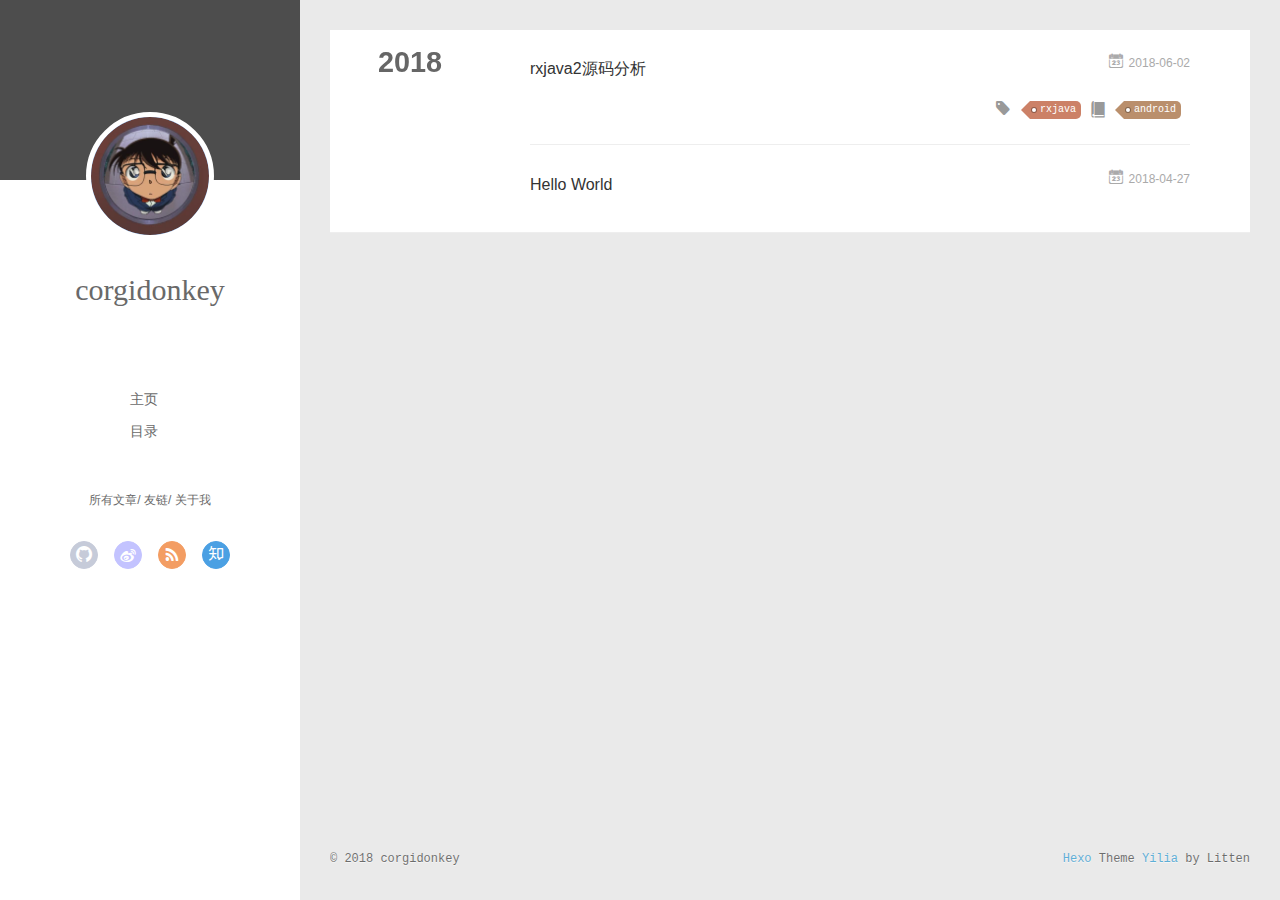
<file: archives/2018/index.html>
<!DOCTYPE html>
<html>
<head>
  <meta charset="utf-8">
  
  <meta name="renderer" content="webkit">
  <meta http-equiv="X-UA-Compatible" content="IE=edge" >
  <link rel="dns-prefetch" href="http://yoursite.com">
  <title>Archives: 2018 | corgidonkey</title>
  <meta name="viewport" content="width=device-width, initial-scale=1, maximum-scale=1">
  <meta property="og:type" content="website">
<meta property="og:title" content="corgidonkey">
<meta property="og:url" content="http://yoursite.com/archives/2018/index.html">
<meta property="og:site_name" content="corgidonkey">
<meta property="og:locale" content="default">
<meta name="twitter:card" content="summary">
<meta name="twitter:title" content="corgidonkey">
  
    <link rel="alternative" href="/atom.xml" title="corgidonkey" type="application/atom+xml">
  
  
    <link rel="icon" href="/favicon.png">
  
  <link rel="stylesheet" type="text/css" href="/./main.0cf68a.css">
  <style type="text/css">
  
    #container.show {
      background: linear-gradient(200deg,#a0cfe4,#e8c37e);
    }
  </style>
  

  

</head>

<body>
  <div id="container" q-class="show:isCtnShow">
    <canvas id="anm-canvas" class="anm-canvas"></canvas>
    <div class="left-col" q-class="show:isShow">
      
<div class="overlay" style="background: #4d4d4d"></div>
<div class="intrude-less">
	<header id="header" class="inner">
		<a href="/" class="profilepic">
			<img src="/img/avatar.jpg" class="js-avatar">
		</a>
		<hgroup>
		  <h1 class="header-author"><a href="/">corgidonkey</a></h1>
		</hgroup>
		

		<nav class="header-menu">
			<ul>
			
				<li><a href="/">主页</a></li>
	        
				<li><a href="/categories/android/">目录</a></li>
	        
			</ul>
		</nav>
		<nav class="header-smart-menu">
    		
    			
    			<a q-on="click: openSlider(e, 'innerArchive')" href="javascript:void(0)">所有文章</a>
    			
            
    			
    			<a q-on="click: openSlider(e, 'friends')" href="javascript:void(0)">友链</a>
    			
            
    			
    			<a q-on="click: openSlider(e, 'aboutme')" href="javascript:void(0)">关于我</a>
    			
            
		</nav>
		<nav class="header-nav">
			<div class="social">
				
					<a class="github" target="_blank" href="#" title="github"><i class="icon-github"></i></a>
		        
					<a class="weibo" target="_blank" href="#" title="weibo"><i class="icon-weibo"></i></a>
		        
					<a class="rss" target="_blank" href="#" title="rss"><i class="icon-rss"></i></a>
		        
					<a class="zhihu" target="_blank" href="#" title="zhihu"><i class="icon-zhihu"></i></a>
		        
			</div>
		</nav>
	</header>		
</div>

    </div>
    <div class="mid-col" q-class="show:isShow,hide:isShow|isFalse">
      
<nav id="mobile-nav">
  	<div class="overlay js-overlay" style="background: #4d4d4d"></div>
	<div class="btnctn js-mobile-btnctn">
  		<div class="slider-trigger list" q-on="click: openSlider(e)"><i class="icon icon-sort"></i></div>
	</div>
	<div class="intrude-less">
		<header id="header" class="inner">
			<div class="profilepic">
				<img src="/img/avatar.jpg" class="js-avatar">
			</div>
			<hgroup>
			  <h1 class="header-author js-header-author">corgidonkey</h1>
			</hgroup>
			
			
			
				
			
				
			
			
			
			<nav class="header-nav">
				<div class="social">
					
						<a class="github" target="_blank" href="#" title="github"><i class="icon-github"></i></a>
			        
						<a class="weibo" target="_blank" href="#" title="weibo"><i class="icon-weibo"></i></a>
			        
						<a class="rss" target="_blank" href="#" title="rss"><i class="icon-rss"></i></a>
			        
						<a class="zhihu" target="_blank" href="#" title="zhihu"><i class="icon-zhihu"></i></a>
			        
				</div>
			</nav>

			<nav class="header-menu js-header-menu">
				<ul style="width: 50%">
				
				
					<li style="width: 50%"><a href="/">主页</a></li>
		        
					<li style="width: 50%"><a href="/categories/android/">目录</a></li>
		        
				</ul>
			</nav>
		</header>				
	</div>
	<div class="mobile-mask" style="display:none" q-show="isShow"></div>
</nav>

      <div id="wrapper" class="body-wrap">
        <div class="menu-l">
          <div class="canvas-wrap">
            <canvas data-colors="#eaeaea" data-sectionHeight="100" data-contentId="js-content" id="myCanvas1" class="anm-canvas"></canvas>
          </div>
          <div id="js-content" class="content-ll">
            
  
  
    
    
      
      
      <section class="archives-wrap">
        <div class="archive-year-wrap">
          <a href="/archives/2018" class="archive-year">2018</a>
        </div>
        <div class="archives">
    
    <article class="archive-article archive-type-post">
  <div class="archive-article-inner">
    <header class="archive-article-header">
      	<div class="article-meta">
	      	<a href="/2018/06/02/rxjava2源码分析/" class="archive-article-date">
  	<time datetime="2018-06-02T09:39:20.000Z" itemprop="datePublished"><i class="icon-calendar icon"></i>2018-06-02</time>
</a>
        </div>
    	 
  
    <h1 itemprop="name">
      <a class="archive-article-title" href="/2018/06/02/rxjava2源码分析/">rxjava2源码分析</a>
    </h1>
  

        <div class="article-info info-on-right">
          
	<div class="article-tag tagcloud">
		<i class="icon-price-tags icon"></i>
		<ul class="article-tag-list">
			 
        		<li class="article-tag-list-item">
        			<a href="javascript:void(0)" class="js-tag article-tag-list-link color2">rxjava</a>
        		</li>
      		
		</ul>
	</div>

          
	<div class="article-category tagcloud">
		<i class="icon-book icon"></i>
		<ul class="article-tag-list">
			 
        		<li class="article-tag-list-item">
        			<a href="/categories/android//" class="article-tag-list-link color3">android</a>
        		</li>
      		
		</ul>
	</div>


        </div>
        <div class="clearfix"></div>
    </header>
  </div>
</article>
  
    
    
    <article class="archive-article archive-type-post">
  <div class="archive-article-inner">
    <header class="archive-article-header">
      	<div class="article-meta">
	      	<a href="/2018/04/27/hello-world/" class="archive-article-date">
  	<time datetime="2018-04-27T13:58:33.000Z" itemprop="datePublished"><i class="icon-calendar icon"></i>2018-04-27</time>
</a>
        </div>
    	 
  
    <h1 itemprop="name">
      <a class="archive-article-title" href="/2018/04/27/hello-world/">Hello World</a>
    </h1>
  

        <div class="article-info info-on-right">
          
          

        </div>
        <div class="clearfix"></div>
    </header>
  </div>
</article>
  
  
    </div></section>
  

    


          </div>
        </div>
      </div>
      <footer id="footer">
  <div class="outer">
    <div id="footer-info">
    	<div class="footer-left">
    		&copy; 2018 corgidonkey
    	</div>
      	<div class="footer-right">
      		<a href="http://hexo.io/" target="_blank">Hexo</a>  Theme <a href="https://github.com/litten/hexo-theme-yilia" target="_blank">Yilia</a> by Litten
      	</div>
    </div>
  </div>
</footer>
    </div>
    <script>
	var yiliaConfig = {
		mathjax: false,
		isHome: false,
		isPost: false,
		isArchive: true,
		isTag: false,
		isCategory: false,
		open_in_new: false,
		toc_hide_index: true,
		root: "/",
		innerArchive: true,
		showTags: false
	}
</script>

<script>!function(t){function n(e){if(r[e])return r[e].exports;var i=r[e]={exports:{},id:e,loaded:!1};return t[e].call(i.exports,i,i.exports,n),i.loaded=!0,i.exports}var r={};n.m=t,n.c=r,n.p="./",n(0)}([function(t,n,r){r(195),t.exports=r(191)},function(t,n,r){var e=r(3),i=r(52),o=r(27),u=r(28),c=r(53),f="prototype",a=function(t,n,r){var s,l,h,v,p=t&a.F,d=t&a.G,y=t&a.S,g=t&a.P,b=t&a.B,m=d?e:y?e[n]||(e[n]={}):(e[n]||{})[f],x=d?i:i[n]||(i[n]={}),w=x[f]||(x[f]={});d&&(r=n);for(s in r)l=!p&&m&&void 0!==m[s],h=(l?m:r)[s],v=b&&l?c(h,e):g&&"function"==typeof h?c(Function.call,h):h,m&&u(m,s,h,t&a.U),x[s]!=h&&o(x,s,v),g&&w[s]!=h&&(w[s]=h)};e.core=i,a.F=1,a.G=2,a.S=4,a.P=8,a.B=16,a.W=32,a.U=64,a.R=128,t.exports=a},function(t,n,r){var e=r(6);t.exports=function(t){if(!e(t))throw TypeError(t+" is not an object!");return t}},function(t,n){var r=t.exports="undefined"!=typeof window&&window.Math==Math?window:"undefined"!=typeof self&&self.Math==Math?self:Function("return this")();"number"==typeof __g&&(__g=r)},function(t,n){t.exports=function(t){try{return!!t()}catch(t){return!0}}},function(t,n){var r=t.exports="undefined"!=typeof window&&window.Math==Math?window:"undefined"!=typeof self&&self.Math==Math?self:Function("return this")();"number"==typeof __g&&(__g=r)},function(t,n){t.exports=function(t){return"object"==typeof t?null!==t:"function"==typeof t}},function(t,n,r){var e=r(126)("wks"),i=r(76),o=r(3).Symbol,u="function"==typeof o;(t.exports=function(t){return e[t]||(e[t]=u&&o[t]||(u?o:i)("Symbol."+t))}).store=e},function(t,n){var r={}.hasOwnProperty;t.exports=function(t,n){return r.call(t,n)}},function(t,n,r){var e=r(94),i=r(33);t.exports=function(t){return e(i(t))}},function(t,n,r){t.exports=!r(4)(function(){return 7!=Object.defineProperty({},"a",{get:function(){return 7}}).a})},function(t,n,r){var e=r(2),i=r(167),o=r(50),u=Object.defineProperty;n.f=r(10)?Object.defineProperty:function(t,n,r){if(e(t),n=o(n,!0),e(r),i)try{return u(t,n,r)}catch(t){}if("get"in r||"set"in r)throw TypeError("Accessors not supported!");return"value"in r&&(t[n]=r.value),t}},function(t,n,r){t.exports=!r(18)(function(){return 7!=Object.defineProperty({},"a",{get:function(){return 7}}).a})},function(t,n,r){var e=r(14),i=r(22);t.exports=r(12)?function(t,n,r){return e.f(t,n,i(1,r))}:function(t,n,r){return t[n]=r,t}},function(t,n,r){var e=r(20),i=r(58),o=r(42),u=Object.defineProperty;n.f=r(12)?Object.defineProperty:function(t,n,r){if(e(t),n=o(n,!0),e(r),i)try{return u(t,n,r)}catch(t){}if("get"in r||"set"in r)throw TypeError("Accessors not supported!");return"value"in r&&(t[n]=r.value),t}},function(t,n,r){var e=r(40)("wks"),i=r(23),o=r(5).Symbol,u="function"==typeof o;(t.exports=function(t){return e[t]||(e[t]=u&&o[t]||(u?o:i)("Symbol."+t))}).store=e},function(t,n,r){var e=r(67),i=Math.min;t.exports=function(t){return t>0?i(e(t),9007199254740991):0}},function(t,n,r){var e=r(46);t.exports=function(t){return Object(e(t))}},function(t,n){t.exports=function(t){try{return!!t()}catch(t){return!0}}},function(t,n,r){var e=r(63),i=r(34);t.exports=Object.keys||function(t){return e(t,i)}},function(t,n,r){var e=r(21);t.exports=function(t){if(!e(t))throw TypeError(t+" is not an object!");return t}},function(t,n){t.exports=function(t){return"object"==typeof t?null!==t:"function"==typeof t}},function(t,n){t.exports=function(t,n){return{enumerable:!(1&t),configurable:!(2&t),writable:!(4&t),value:n}}},function(t,n){var r=0,e=Math.random();t.exports=function(t){return"Symbol(".concat(void 0===t?"":t,")_",(++r+e).toString(36))}},function(t,n){var r={}.hasOwnProperty;t.exports=function(t,n){return r.call(t,n)}},function(t,n){var r=t.exports={version:"2.4.0"};"number"==typeof __e&&(__e=r)},function(t,n){t.exports=function(t){if("function"!=typeof t)throw TypeError(t+" is not a function!");return t}},function(t,n,r){var e=r(11),i=r(66);t.exports=r(10)?function(t,n,r){return e.f(t,n,i(1,r))}:function(t,n,r){return t[n]=r,t}},function(t,n,r){var e=r(3),i=r(27),o=r(24),u=r(76)("src"),c="toString",f=Function[c],a=(""+f).split(c);r(52).inspectSource=function(t){return f.call(t)},(t.exports=function(t,n,r,c){var f="function"==typeof r;f&&(o(r,"name")||i(r,"name",n)),t[n]!==r&&(f&&(o(r,u)||i(r,u,t[n]?""+t[n]:a.join(String(n)))),t===e?t[n]=r:c?t[n]?t[n]=r:i(t,n,r):(delete t[n],i(t,n,r)))})(Function.prototype,c,function(){return"function"==typeof this&&this[u]||f.call(this)})},function(t,n,r){var e=r(1),i=r(4),o=r(46),u=function(t,n,r,e){var i=String(o(t)),u="<"+n;return""!==r&&(u+=" "+r+'="'+String(e).replace(/"/g,"&quot;")+'"'),u+">"+i+"</"+n+">"};t.exports=function(t,n){var r={};r[t]=n(u),e(e.P+e.F*i(function(){var n=""[t]('"');return n!==n.toLowerCase()||n.split('"').length>3}),"String",r)}},function(t,n,r){var e=r(115),i=r(46);t.exports=function(t){return e(i(t))}},function(t,n,r){var e=r(116),i=r(66),o=r(30),u=r(50),c=r(24),f=r(167),a=Object.getOwnPropertyDescriptor;n.f=r(10)?a:function(t,n){if(t=o(t),n=u(n,!0),f)try{return a(t,n)}catch(t){}if(c(t,n))return i(!e.f.call(t,n),t[n])}},function(t,n,r){var e=r(24),i=r(17),o=r(145)("IE_PROTO"),u=Object.prototype;t.exports=Object.getPrototypeOf||function(t){return t=i(t),e(t,o)?t[o]:"function"==typeof t.constructor&&t instanceof t.constructor?t.constructor.prototype:t instanceof Object?u:null}},function(t,n){t.exports=function(t){if(void 0==t)throw TypeError("Can't call method on  "+t);return t}},function(t,n){t.exports="constructor,hasOwnProperty,isPrototypeOf,propertyIsEnumerable,toLocaleString,toString,valueOf".split(",")},function(t,n){t.exports={}},function(t,n){t.exports=!0},function(t,n){n.f={}.propertyIsEnumerable},function(t,n,r){var e=r(14).f,i=r(8),o=r(15)("toStringTag");t.exports=function(t,n,r){t&&!i(t=r?t:t.prototype,o)&&e(t,o,{configurable:!0,value:n})}},function(t,n,r){var e=r(40)("keys"),i=r(23);t.exports=function(t){return e[t]||(e[t]=i(t))}},function(t,n,r){var e=r(5),i="__core-js_shared__",o=e[i]||(e[i]={});t.exports=function(t){return o[t]||(o[t]={})}},function(t,n){var r=Math.ceil,e=Math.floor;t.exports=function(t){return isNaN(t=+t)?0:(t>0?e:r)(t)}},function(t,n,r){var e=r(21);t.exports=function(t,n){if(!e(t))return t;var r,i;if(n&&"function"==typeof(r=t.toString)&&!e(i=r.call(t)))return i;if("function"==typeof(r=t.valueOf)&&!e(i=r.call(t)))return i;if(!n&&"function"==typeof(r=t.toString)&&!e(i=r.call(t)))return i;throw TypeError("Can't convert object to primitive value")}},function(t,n,r){var e=r(5),i=r(25),o=r(36),u=r(44),c=r(14).f;t.exports=function(t){var n=i.Symbol||(i.Symbol=o?{}:e.Symbol||{});"_"==t.charAt(0)||t in n||c(n,t,{value:u.f(t)})}},function(t,n,r){n.f=r(15)},function(t,n){var r={}.toString;t.exports=function(t){return r.call(t).slice(8,-1)}},function(t,n){t.exports=function(t){if(void 0==t)throw TypeError("Can't call method on  "+t);return t}},function(t,n,r){var e=r(4);t.exports=function(t,n){return!!t&&e(function(){n?t.call(null,function(){},1):t.call(null)})}},function(t,n,r){var e=r(53),i=r(115),o=r(17),u=r(16),c=r(203);t.exports=function(t,n){var r=1==t,f=2==t,a=3==t,s=4==t,l=6==t,h=5==t||l,v=n||c;return function(n,c,p){for(var d,y,g=o(n),b=i(g),m=e(c,p,3),x=u(b.length),w=0,S=r?v(n,x):f?v(n,0):void 0;x>w;w++)if((h||w in b)&&(d=b[w],y=m(d,w,g),t))if(r)S[w]=y;else if(y)switch(t){case 3:return!0;case 5:return d;case 6:return w;case 2:S.push(d)}else if(s)return!1;return l?-1:a||s?s:S}}},function(t,n,r){var e=r(1),i=r(52),o=r(4);t.exports=function(t,n){var r=(i.Object||{})[t]||Object[t],u={};u[t]=n(r),e(e.S+e.F*o(function(){r(1)}),"Object",u)}},function(t,n,r){var e=r(6);t.exports=function(t,n){if(!e(t))return t;var r,i;if(n&&"function"==typeof(r=t.toString)&&!e(i=r.call(t)))return i;if("function"==typeof(r=t.valueOf)&&!e(i=r.call(t)))return i;if(!n&&"function"==typeof(r=t.toString)&&!e(i=r.call(t)))return i;throw TypeError("Can't convert object to primitive value")}},function(t,n,r){var e=r(5),i=r(25),o=r(91),u=r(13),c="prototype",f=function(t,n,r){var a,s,l,h=t&f.F,v=t&f.G,p=t&f.S,d=t&f.P,y=t&f.B,g=t&f.W,b=v?i:i[n]||(i[n]={}),m=b[c],x=v?e:p?e[n]:(e[n]||{})[c];v&&(r=n);for(a in r)(s=!h&&x&&void 0!==x[a])&&a in b||(l=s?x[a]:r[a],b[a]=v&&"function"!=typeof x[a]?r[a]:y&&s?o(l,e):g&&x[a]==l?function(t){var n=function(n,r,e){if(this instanceof t){switch(arguments.length){case 0:return new t;case 1:return new t(n);case 2:return new t(n,r)}return new t(n,r,e)}return t.apply(this,arguments)};return n[c]=t[c],n}(l):d&&"function"==typeof l?o(Function.call,l):l,d&&((b.virtual||(b.virtual={}))[a]=l,t&f.R&&m&&!m[a]&&u(m,a,l)))};f.F=1,f.G=2,f.S=4,f.P=8,f.B=16,f.W=32,f.U=64,f.R=128,t.exports=f},function(t,n){var r=t.exports={version:"2.4.0"};"number"==typeof __e&&(__e=r)},function(t,n,r){var e=r(26);t.exports=function(t,n,r){if(e(t),void 0===n)return t;switch(r){case 1:return function(r){return t.call(n,r)};case 2:return function(r,e){return t.call(n,r,e)};case 3:return function(r,e,i){return t.call(n,r,e,i)}}return function(){return t.apply(n,arguments)}}},function(t,n,r){var e=r(183),i=r(1),o=r(126)("metadata"),u=o.store||(o.store=new(r(186))),c=function(t,n,r){var i=u.get(t);if(!i){if(!r)return;u.set(t,i=new e)}var o=i.get(n);if(!o){if(!r)return;i.set(n,o=new e)}return o},f=function(t,n,r){var e=c(n,r,!1);return void 0!==e&&e.has(t)},a=function(t,n,r){var e=c(n,r,!1);return void 0===e?void 0:e.get(t)},s=function(t,n,r,e){c(r,e,!0).set(t,n)},l=function(t,n){var r=c(t,n,!1),e=[];return r&&r.forEach(function(t,n){e.push(n)}),e},h=function(t){return void 0===t||"symbol"==typeof t?t:String(t)},v=function(t){i(i.S,"Reflect",t)};t.exports={store:u,map:c,has:f,get:a,set:s,keys:l,key:h,exp:v}},function(t,n,r){"use strict";if(r(10)){var e=r(69),i=r(3),o=r(4),u=r(1),c=r(127),f=r(152),a=r(53),s=r(68),l=r(66),h=r(27),v=r(73),p=r(67),d=r(16),y=r(75),g=r(50),b=r(24),m=r(180),x=r(114),w=r(6),S=r(17),_=r(137),O=r(70),E=r(32),P=r(71).f,j=r(154),F=r(76),M=r(7),A=r(48),N=r(117),T=r(146),I=r(155),k=r(80),L=r(123),R=r(74),C=r(130),D=r(160),U=r(11),W=r(31),G=U.f,B=W.f,V=i.RangeError,z=i.TypeError,q=i.Uint8Array,K="ArrayBuffer",J="Shared"+K,Y="BYTES_PER_ELEMENT",H="prototype",$=Array[H],X=f.ArrayBuffer,Q=f.DataView,Z=A(0),tt=A(2),nt=A(3),rt=A(4),et=A(5),it=A(6),ot=N(!0),ut=N(!1),ct=I.values,ft=I.keys,at=I.entries,st=$.lastIndexOf,lt=$.reduce,ht=$.reduceRight,vt=$.join,pt=$.sort,dt=$.slice,yt=$.toString,gt=$.toLocaleString,bt=M("iterator"),mt=M("toStringTag"),xt=F("typed_constructor"),wt=F("def_constructor"),St=c.CONSTR,_t=c.TYPED,Ot=c.VIEW,Et="Wrong length!",Pt=A(1,function(t,n){return Tt(T(t,t[wt]),n)}),jt=o(function(){return 1===new q(new Uint16Array([1]).buffer)[0]}),Ft=!!q&&!!q[H].set&&o(function(){new q(1).set({})}),Mt=function(t,n){if(void 0===t)throw z(Et);var r=+t,e=d(t);if(n&&!m(r,e))throw V(Et);return e},At=function(t,n){var r=p(t);if(r<0||r%n)throw V("Wrong offset!");return r},Nt=function(t){if(w(t)&&_t in t)return t;throw z(t+" is not a typed array!")},Tt=function(t,n){if(!(w(t)&&xt in t))throw z("It is not a typed array constructor!");return new t(n)},It=function(t,n){return kt(T(t,t[wt]),n)},kt=function(t,n){for(var r=0,e=n.length,i=Tt(t,e);e>r;)i[r]=n[r++];return i},Lt=function(t,n,r){G(t,n,{get:function(){return this._d[r]}})},Rt=function(t){var n,r,e,i,o,u,c=S(t),f=arguments.length,s=f>1?arguments[1]:void 0,l=void 0!==s,h=j(c);if(void 0!=h&&!_(h)){for(u=h.call(c),e=[],n=0;!(o=u.next()).done;n++)e.push(o.value);c=e}for(l&&f>2&&(s=a(s,arguments[2],2)),n=0,r=d(c.length),i=Tt(this,r);r>n;n++)i[n]=l?s(c[n],n):c[n];return i},Ct=function(){for(var t=0,n=arguments.length,r=Tt(this,n);n>t;)r[t]=arguments[t++];return r},Dt=!!q&&o(function(){gt.call(new q(1))}),Ut=function(){return gt.apply(Dt?dt.call(Nt(this)):Nt(this),arguments)},Wt={copyWithin:function(t,n){return D.call(Nt(this),t,n,arguments.length>2?arguments[2]:void 0)},every:function(t){return rt(Nt(this),t,arguments.length>1?arguments[1]:void 0)},fill:function(t){return C.apply(Nt(this),arguments)},filter:function(t){return It(this,tt(Nt(this),t,arguments.length>1?arguments[1]:void 0))},find:function(t){return et(Nt(this),t,arguments.length>1?arguments[1]:void 0)},findIndex:function(t){return it(Nt(this),t,arguments.length>1?arguments[1]:void 0)},forEach:function(t){Z(Nt(this),t,arguments.length>1?arguments[1]:void 0)},indexOf:function(t){return ut(Nt(this),t,arguments.length>1?arguments[1]:void 0)},includes:function(t){return ot(Nt(this),t,arguments.length>1?arguments[1]:void 0)},join:function(t){return vt.apply(Nt(this),arguments)},lastIndexOf:function(t){return st.apply(Nt(this),arguments)},map:function(t){return Pt(Nt(this),t,arguments.length>1?arguments[1]:void 0)},reduce:function(t){return lt.apply(Nt(this),arguments)},reduceRight:function(t){return ht.apply(Nt(this),arguments)},reverse:function(){for(var t,n=this,r=Nt(n).length,e=Math.floor(r/2),i=0;i<e;)t=n[i],n[i++]=n[--r],n[r]=t;return n},some:function(t){return nt(Nt(this),t,arguments.length>1?arguments[1]:void 0)},sort:function(t){return pt.call(Nt(this),t)},subarray:function(t,n){var r=Nt(this),e=r.length,i=y(t,e);return new(T(r,r[wt]))(r.buffer,r.byteOffset+i*r.BYTES_PER_ELEMENT,d((void 0===n?e:y(n,e))-i))}},Gt=function(t,n){return It(this,dt.call(Nt(this),t,n))},Bt=function(t){Nt(this);var n=At(arguments[1],1),r=this.length,e=S(t),i=d(e.length),o=0;if(i+n>r)throw V(Et);for(;o<i;)this[n+o]=e[o++]},Vt={entries:function(){return at.call(Nt(this))},keys:function(){return ft.call(Nt(this))},values:function(){return ct.call(Nt(this))}},zt=function(t,n){return w(t)&&t[_t]&&"symbol"!=typeof n&&n in t&&String(+n)==String(n)},qt=function(t,n){return zt(t,n=g(n,!0))?l(2,t[n]):B(t,n)},Kt=function(t,n,r){return!(zt(t,n=g(n,!0))&&w(r)&&b(r,"value"))||b(r,"get")||b(r,"set")||r.configurable||b(r,"writable")&&!r.writable||b(r,"enumerable")&&!r.enumerable?G(t,n,r):(t[n]=r.value,t)};St||(W.f=qt,U.f=Kt),u(u.S+u.F*!St,"Object",{getOwnPropertyDescriptor:qt,defineProperty:Kt}),o(function(){yt.call({})})&&(yt=gt=function(){return vt.call(this)});var Jt=v({},Wt);v(Jt,Vt),h(Jt,bt,Vt.values),v(Jt,{slice:Gt,set:Bt,constructor:function(){},toString:yt,toLocaleString:Ut}),Lt(Jt,"buffer","b"),Lt(Jt,"byteOffset","o"),Lt(Jt,"byteLength","l"),Lt(Jt,"length","e"),G(Jt,mt,{get:function(){return this[_t]}}),t.exports=function(t,n,r,f){f=!!f;var a=t+(f?"Clamped":"")+"Array",l="Uint8Array"!=a,v="get"+t,p="set"+t,y=i[a],g=y||{},b=y&&E(y),m=!y||!c.ABV,S={},_=y&&y[H],j=function(t,r){var e=t._d;return e.v[v](r*n+e.o,jt)},F=function(t,r,e){var i=t._d;f&&(e=(e=Math.round(e))<0?0:e>255?255:255&e),i.v[p](r*n+i.o,e,jt)},M=function(t,n){G(t,n,{get:function(){return j(this,n)},set:function(t){return F(this,n,t)},enumerable:!0})};m?(y=r(function(t,r,e,i){s(t,y,a,"_d");var o,u,c,f,l=0,v=0;if(w(r)){if(!(r instanceof X||(f=x(r))==K||f==J))return _t in r?kt(y,r):Rt.call(y,r);o=r,v=At(e,n);var p=r.byteLength;if(void 0===i){if(p%n)throw V(Et);if((u=p-v)<0)throw V(Et)}else if((u=d(i)*n)+v>p)throw V(Et);c=u/n}else c=Mt(r,!0),u=c*n,o=new X(u);for(h(t,"_d",{b:o,o:v,l:u,e:c,v:new Q(o)});l<c;)M(t,l++)}),_=y[H]=O(Jt),h(_,"constructor",y)):L(function(t){new y(null),new y(t)},!0)||(y=r(function(t,r,e,i){s(t,y,a);var o;return w(r)?r instanceof X||(o=x(r))==K||o==J?void 0!==i?new g(r,At(e,n),i):void 0!==e?new g(r,At(e,n)):new g(r):_t in r?kt(y,r):Rt.call(y,r):new g(Mt(r,l))}),Z(b!==Function.prototype?P(g).concat(P(b)):P(g),function(t){t in y||h(y,t,g[t])}),y[H]=_,e||(_.constructor=y));var A=_[bt],N=!!A&&("values"==A.name||void 0==A.name),T=Vt.values;h(y,xt,!0),h(_,_t,a),h(_,Ot,!0),h(_,wt,y),(f?new y(1)[mt]==a:mt in _)||G(_,mt,{get:function(){return a}}),S[a]=y,u(u.G+u.W+u.F*(y!=g),S),u(u.S,a,{BYTES_PER_ELEMENT:n,from:Rt,of:Ct}),Y in _||h(_,Y,n),u(u.P,a,Wt),R(a),u(u.P+u.F*Ft,a,{set:Bt}),u(u.P+u.F*!N,a,Vt),u(u.P+u.F*(_.toString!=yt),a,{toString:yt}),u(u.P+u.F*o(function(){new y(1).slice()}),a,{slice:Gt}),u(u.P+u.F*(o(function(){return[1,2].toLocaleString()!=new y([1,2]).toLocaleString()})||!o(function(){_.toLocaleString.call([1,2])})),a,{toLocaleString:Ut}),k[a]=N?A:T,e||N||h(_,bt,T)}}else t.exports=function(){}},function(t,n){var r={}.toString;t.exports=function(t){return r.call(t).slice(8,-1)}},function(t,n,r){var e=r(21),i=r(5).document,o=e(i)&&e(i.createElement);t.exports=function(t){return o?i.createElement(t):{}}},function(t,n,r){t.exports=!r(12)&&!r(18)(function(){return 7!=Object.defineProperty(r(57)("div"),"a",{get:function(){return 7}}).a})},function(t,n,r){"use strict";var e=r(36),i=r(51),o=r(64),u=r(13),c=r(8),f=r(35),a=r(96),s=r(38),l=r(103),h=r(15)("iterator"),v=!([].keys&&"next"in[].keys()),p="keys",d="values",y=function(){return this};t.exports=function(t,n,r,g,b,m,x){a(r,n,g);var w,S,_,O=function(t){if(!v&&t in F)return F[t];switch(t){case p:case d:return function(){return new r(this,t)}}return function(){return new r(this,t)}},E=n+" Iterator",P=b==d,j=!1,F=t.prototype,M=F[h]||F["@@iterator"]||b&&F[b],A=M||O(b),N=b?P?O("entries"):A:void 0,T="Array"==n?F.entries||M:M;if(T&&(_=l(T.call(new t)))!==Object.prototype&&(s(_,E,!0),e||c(_,h)||u(_,h,y)),P&&M&&M.name!==d&&(j=!0,A=function(){return M.call(this)}),e&&!x||!v&&!j&&F[h]||u(F,h,A),f[n]=A,f[E]=y,b)if(w={values:P?A:O(d),keys:m?A:O(p),entries:N},x)for(S in w)S in F||o(F,S,w[S]);else i(i.P+i.F*(v||j),n,w);return w}},function(t,n,r){var e=r(20),i=r(100),o=r(34),u=r(39)("IE_PROTO"),c=function(){},f="prototype",a=function(){var t,n=r(57)("iframe"),e=o.length;for(n.style.display="none",r(93).appendChild(n),n.src="javascript:",t=n.contentWindow.document,t.open(),t.write("<script>document.F=Object<\/script>"),t.close(),a=t.F;e--;)delete a[f][o[e]];return a()};t.exports=Object.create||function(t,n){var r;return null!==t?(c[f]=e(t),r=new c,c[f]=null,r[u]=t):r=a(),void 0===n?r:i(r,n)}},function(t,n,r){var e=r(63),i=r(34).concat("length","prototype");n.f=Object.getOwnPropertyNames||function(t){return e(t,i)}},function(t,n){n.f=Object.getOwnPropertySymbols},function(t,n,r){var e=r(8),i=r(9),o=r(90)(!1),u=r(39)("IE_PROTO");t.exports=function(t,n){var r,c=i(t),f=0,a=[];for(r in c)r!=u&&e(c,r)&&a.push(r);for(;n.length>f;)e(c,r=n[f++])&&(~o(a,r)||a.push(r));return a}},function(t,n,r){t.exports=r(13)},function(t,n,r){var e=r(76)("meta"),i=r(6),o=r(24),u=r(11).f,c=0,f=Object.isExtensible||function(){return!0},a=!r(4)(function(){return f(Object.preventExtensions({}))}),s=function(t){u(t,e,{value:{i:"O"+ ++c,w:{}}})},l=function(t,n){if(!i(t))return"symbol"==typeof t?t:("string"==typeof t?"S":"P")+t;if(!o(t,e)){if(!f(t))return"F";if(!n)return"E";s(t)}return t[e].i},h=function(t,n){if(!o(t,e)){if(!f(t))return!0;if(!n)return!1;s(t)}return t[e].w},v=function(t){return a&&p.NEED&&f(t)&&!o(t,e)&&s(t),t},p=t.exports={KEY:e,NEED:!1,fastKey:l,getWeak:h,onFreeze:v}},function(t,n){t.exports=function(t,n){return{enumerable:!(1&t),configurable:!(2&t),writable:!(4&t),value:n}}},function(t,n){var r=Math.ceil,e=Math.floor;t.exports=function(t){return isNaN(t=+t)?0:(t>0?e:r)(t)}},function(t,n){t.exports=function(t,n,r,e){if(!(t instanceof n)||void 0!==e&&e in t)throw TypeError(r+": incorrect invocation!");return t}},function(t,n){t.exports=!1},function(t,n,r){var e=r(2),i=r(173),o=r(133),u=r(145)("IE_PROTO"),c=function(){},f="prototype",a=function(){var t,n=r(132)("iframe"),e=o.length;for(n.style.display="none",r(135).appendChild(n),n.src="javascript:",t=n.contentWindow.document,t.open(),t.write("<script>document.F=Object<\/script>"),t.close(),a=t.F;e--;)delete a[f][o[e]];return a()};t.exports=Object.create||function(t,n){var r;return null!==t?(c[f]=e(t),r=new c,c[f]=null,r[u]=t):r=a(),void 0===n?r:i(r,n)}},function(t,n,r){var e=r(175),i=r(133).concat("length","prototype");n.f=Object.getOwnPropertyNames||function(t){return e(t,i)}},function(t,n,r){var e=r(175),i=r(133);t.exports=Object.keys||function(t){return e(t,i)}},function(t,n,r){var e=r(28);t.exports=function(t,n,r){for(var i in n)e(t,i,n[i],r);return t}},function(t,n,r){"use strict";var e=r(3),i=r(11),o=r(10),u=r(7)("species");t.exports=function(t){var n=e[t];o&&n&&!n[u]&&i.f(n,u,{configurable:!0,get:function(){return this}})}},function(t,n,r){var e=r(67),i=Math.max,o=Math.min;t.exports=function(t,n){return t=e(t),t<0?i(t+n,0):o(t,n)}},function(t,n){var r=0,e=Math.random();t.exports=function(t){return"Symbol(".concat(void 0===t?"":t,")_",(++r+e).toString(36))}},function(t,n,r){var e=r(33);t.exports=function(t){return Object(e(t))}},function(t,n,r){var e=r(7)("unscopables"),i=Array.prototype;void 0==i[e]&&r(27)(i,e,{}),t.exports=function(t){i[e][t]=!0}},function(t,n,r){var e=r(53),i=r(169),o=r(137),u=r(2),c=r(16),f=r(154),a={},s={},n=t.exports=function(t,n,r,l,h){var v,p,d,y,g=h?function(){return t}:f(t),b=e(r,l,n?2:1),m=0;if("function"!=typeof g)throw TypeError(t+" is not iterable!");if(o(g)){for(v=c(t.length);v>m;m++)if((y=n?b(u(p=t[m])[0],p[1]):b(t[m]))===a||y===s)return y}else for(d=g.call(t);!(p=d.next()).done;)if((y=i(d,b,p.value,n))===a||y===s)return y};n.BREAK=a,n.RETURN=s},function(t,n){t.exports={}},function(t,n,r){var e=r(11).f,i=r(24),o=r(7)("toStringTag");t.exports=function(t,n,r){t&&!i(t=r?t:t.prototype,o)&&e(t,o,{configurable:!0,value:n})}},function(t,n,r){var e=r(1),i=r(46),o=r(4),u=r(150),c="["+u+"]",f="​",a=RegExp("^"+c+c+"*"),s=RegExp(c+c+"*$"),l=function(t,n,r){var i={},c=o(function(){return!!u[t]()||f[t]()!=f}),a=i[t]=c?n(h):u[t];r&&(i[r]=a),e(e.P+e.F*c,"String",i)},h=l.trim=function(t,n){return t=String(i(t)),1&n&&(t=t.replace(a,"")),2&n&&(t=t.replace(s,"")),t};t.exports=l},function(t,n,r){t.exports={default:r(86),__esModule:!0}},function(t,n,r){t.exports={default:r(87),__esModule:!0}},function(t,n,r){"use strict";function e(t){return t&&t.__esModule?t:{default:t}}n.__esModule=!0;var i=r(84),o=e(i),u=r(83),c=e(u),f="function"==typeof c.default&&"symbol"==typeof o.default?function(t){return typeof t}:function(t){return t&&"function"==typeof c.default&&t.constructor===c.default&&t!==c.default.prototype?"symbol":typeof t};n.default="function"==typeof c.default&&"symbol"===f(o.default)?function(t){return void 0===t?"undefined":f(t)}:function(t){return t&&"function"==typeof c.default&&t.constructor===c.default&&t!==c.default.prototype?"symbol":void 0===t?"undefined":f(t)}},function(t,n,r){r(110),r(108),r(111),r(112),t.exports=r(25).Symbol},function(t,n,r){r(109),r(113),t.exports=r(44).f("iterator")},function(t,n){t.exports=function(t){if("function"!=typeof t)throw TypeError(t+" is not a function!");return t}},function(t,n){t.exports=function(){}},function(t,n,r){var e=r(9),i=r(106),o=r(105);t.exports=function(t){return function(n,r,u){var c,f=e(n),a=i(f.length),s=o(u,a);if(t&&r!=r){for(;a>s;)if((c=f[s++])!=c)return!0}else for(;a>s;s++)if((t||s in f)&&f[s]===r)return t||s||0;return!t&&-1}}},function(t,n,r){var e=r(88);t.exports=function(t,n,r){if(e(t),void 0===n)return t;switch(r){case 1:return function(r){return t.call(n,r)};case 2:return function(r,e){return t.call(n,r,e)};case 3:return function(r,e,i){return t.call(n,r,e,i)}}return function(){return t.apply(n,arguments)}}},function(t,n,r){var e=r(19),i=r(62),o=r(37);t.exports=function(t){var n=e(t),r=i.f;if(r)for(var u,c=r(t),f=o.f,a=0;c.length>a;)f.call(t,u=c[a++])&&n.push(u);return n}},function(t,n,r){t.exports=r(5).document&&document.documentElement},function(t,n,r){var e=r(56);t.exports=Object("z").propertyIsEnumerable(0)?Object:function(t){return"String"==e(t)?t.split(""):Object(t)}},function(t,n,r){var e=r(56);t.exports=Array.isArray||function(t){return"Array"==e(t)}},function(t,n,r){"use strict";var e=r(60),i=r(22),o=r(38),u={};r(13)(u,r(15)("iterator"),function(){return this}),t.exports=function(t,n,r){t.prototype=e(u,{next:i(1,r)}),o(t,n+" Iterator")}},function(t,n){t.exports=function(t,n){return{value:n,done:!!t}}},function(t,n,r){var e=r(19),i=r(9);t.exports=function(t,n){for(var r,o=i(t),u=e(o),c=u.length,f=0;c>f;)if(o[r=u[f++]]===n)return r}},function(t,n,r){var e=r(23)("meta"),i=r(21),o=r(8),u=r(14).f,c=0,f=Object.isExtensible||function(){return!0},a=!r(18)(function(){return f(Object.preventExtensions({}))}),s=function(t){u(t,e,{value:{i:"O"+ ++c,w:{}}})},l=function(t,n){if(!i(t))return"symbol"==typeof t?t:("string"==typeof t?"S":"P")+t;if(!o(t,e)){if(!f(t))return"F";if(!n)return"E";s(t)}return t[e].i},h=function(t,n){if(!o(t,e)){if(!f(t))return!0;if(!n)return!1;s(t)}return t[e].w},v=function(t){return a&&p.NEED&&f(t)&&!o(t,e)&&s(t),t},p=t.exports={KEY:e,NEED:!1,fastKey:l,getWeak:h,onFreeze:v}},function(t,n,r){var e=r(14),i=r(20),o=r(19);t.exports=r(12)?Object.defineProperties:function(t,n){i(t);for(var r,u=o(n),c=u.length,f=0;c>f;)e.f(t,r=u[f++],n[r]);return t}},function(t,n,r){var e=r(37),i=r(22),o=r(9),u=r(42),c=r(8),f=r(58),a=Object.getOwnPropertyDescriptor;n.f=r(12)?a:function(t,n){if(t=o(t),n=u(n,!0),f)try{return a(t,n)}catch(t){}if(c(t,n))return i(!e.f.call(t,n),t[n])}},function(t,n,r){var e=r(9),i=r(61).f,o={}.toString,u="object"==typeof window&&window&&Object.getOwnPropertyNames?Object.getOwnPropertyNames(window):[],c=function(t){try{return i(t)}catch(t){return u.slice()}};t.exports.f=function(t){return u&&"[object Window]"==o.call(t)?c(t):i(e(t))}},function(t,n,r){var e=r(8),i=r(77),o=r(39)("IE_PROTO"),u=Object.prototype;t.exports=Object.getPrototypeOf||function(t){return t=i(t),e(t,o)?t[o]:"function"==typeof t.constructor&&t instanceof t.constructor?t.constructor.prototype:t instanceof Object?u:null}},function(t,n,r){var e=r(41),i=r(33);t.exports=function(t){return function(n,r){var o,u,c=String(i(n)),f=e(r),a=c.length;return f<0||f>=a?t?"":void 0:(o=c.charCodeAt(f),o<55296||o>56319||f+1===a||(u=c.charCodeAt(f+1))<56320||u>57343?t?c.charAt(f):o:t?c.slice(f,f+2):u-56320+(o-55296<<10)+65536)}}},function(t,n,r){var e=r(41),i=Math.max,o=Math.min;t.exports=function(t,n){return t=e(t),t<0?i(t+n,0):o(t,n)}},function(t,n,r){var e=r(41),i=Math.min;t.exports=function(t){return t>0?i(e(t),9007199254740991):0}},function(t,n,r){"use strict";var e=r(89),i=r(97),o=r(35),u=r(9);t.exports=r(59)(Array,"Array",function(t,n){this._t=u(t),this._i=0,this._k=n},function(){var t=this._t,n=this._k,r=this._i++;return!t||r>=t.length?(this._t=void 0,i(1)):"keys"==n?i(0,r):"values"==n?i(0,t[r]):i(0,[r,t[r]])},"values"),o.Arguments=o.Array,e("keys"),e("values"),e("entries")},function(t,n){},function(t,n,r){"use strict";var e=r(104)(!0);r(59)(String,"String",function(t){this._t=String(t),this._i=0},function(){var t,n=this._t,r=this._i;return r>=n.length?{value:void 0,done:!0}:(t=e(n,r),this._i+=t.length,{value:t,done:!1})})},function(t,n,r){"use strict";var e=r(5),i=r(8),o=r(12),u=r(51),c=r(64),f=r(99).KEY,a=r(18),s=r(40),l=r(38),h=r(23),v=r(15),p=r(44),d=r(43),y=r(98),g=r(92),b=r(95),m=r(20),x=r(9),w=r(42),S=r(22),_=r(60),O=r(102),E=r(101),P=r(14),j=r(19),F=E.f,M=P.f,A=O.f,N=e.Symbol,T=e.JSON,I=T&&T.stringify,k="prototype",L=v("_hidden"),R=v("toPrimitive"),C={}.propertyIsEnumerable,D=s("symbol-registry"),U=s("symbols"),W=s("op-symbols"),G=Object[k],B="function"==typeof N,V=e.QObject,z=!V||!V[k]||!V[k].findChild,q=o&&a(function(){return 7!=_(M({},"a",{get:function(){return M(this,"a",{value:7}).a}})).a})?function(t,n,r){var e=F(G,n);e&&delete G[n],M(t,n,r),e&&t!==G&&M(G,n,e)}:M,K=function(t){var n=U[t]=_(N[k]);return n._k=t,n},J=B&&"symbol"==typeof N.iterator?function(t){return"symbol"==typeof t}:function(t){return t instanceof N},Y=function(t,n,r){return t===G&&Y(W,n,r),m(t),n=w(n,!0),m(r),i(U,n)?(r.enumerable?(i(t,L)&&t[L][n]&&(t[L][n]=!1),r=_(r,{enumerable:S(0,!1)})):(i(t,L)||M(t,L,S(1,{})),t[L][n]=!0),q(t,n,r)):M(t,n,r)},H=function(t,n){m(t);for(var r,e=g(n=x(n)),i=0,o=e.length;o>i;)Y(t,r=e[i++],n[r]);return t},$=function(t,n){return void 0===n?_(t):H(_(t),n)},X=function(t){var n=C.call(this,t=w(t,!0));return!(this===G&&i(U,t)&&!i(W,t))&&(!(n||!i(this,t)||!i(U,t)||i(this,L)&&this[L][t])||n)},Q=function(t,n){if(t=x(t),n=w(n,!0),t!==G||!i(U,n)||i(W,n)){var r=F(t,n);return!r||!i(U,n)||i(t,L)&&t[L][n]||(r.enumerable=!0),r}},Z=function(t){for(var n,r=A(x(t)),e=[],o=0;r.length>o;)i(U,n=r[o++])||n==L||n==f||e.push(n);return e},tt=function(t){for(var n,r=t===G,e=A(r?W:x(t)),o=[],u=0;e.length>u;)!i(U,n=e[u++])||r&&!i(G,n)||o.push(U[n]);return o};B||(N=function(){if(this instanceof N)throw TypeError("Symbol is not a constructor!");var t=h(arguments.length>0?arguments[0]:void 0),n=function(r){this===G&&n.call(W,r),i(this,L)&&i(this[L],t)&&(this[L][t]=!1),q(this,t,S(1,r))};return o&&z&&q(G,t,{configurable:!0,set:n}),K(t)},c(N[k],"toString",function(){return this._k}),E.f=Q,P.f=Y,r(61).f=O.f=Z,r(37).f=X,r(62).f=tt,o&&!r(36)&&c(G,"propertyIsEnumerable",X,!0),p.f=function(t){return K(v(t))}),u(u.G+u.W+u.F*!B,{Symbol:N});for(var nt="hasInstance,isConcatSpreadable,iterator,match,replace,search,species,split,toPrimitive,toStringTag,unscopables".split(","),rt=0;nt.length>rt;)v(nt[rt++]);for(var nt=j(v.store),rt=0;nt.length>rt;)d(nt[rt++]);u(u.S+u.F*!B,"Symbol",{for:function(t){return i(D,t+="")?D[t]:D[t]=N(t)},keyFor:function(t){if(J(t))return y(D,t);throw TypeError(t+" is not a symbol!")},useSetter:function(){z=!0},useSimple:function(){z=!1}}),u(u.S+u.F*!B,"Object",{create:$,defineProperty:Y,defineProperties:H,getOwnPropertyDescriptor:Q,getOwnPropertyNames:Z,getOwnPropertySymbols:tt}),T&&u(u.S+u.F*(!B||a(function(){var t=N();return"[null]"!=I([t])||"{}"!=I({a:t})||"{}"!=I(Object(t))})),"JSON",{stringify:function(t){if(void 0!==t&&!J(t)){for(var n,r,e=[t],i=1;arguments.length>i;)e.push(arguments[i++]);return n=e[1],"function"==typeof n&&(r=n),!r&&b(n)||(n=function(t,n){if(r&&(n=r.call(this,t,n)),!J(n))return n}),e[1]=n,I.apply(T,e)}}}),N[k][R]||r(13)(N[k],R,N[k].valueOf),l(N,"Symbol"),l(Math,"Math",!0),l(e.JSON,"JSON",!0)},function(t,n,r){r(43)("asyncIterator")},function(t,n,r){r(43)("observable")},function(t,n,r){r(107);for(var e=r(5),i=r(13),o=r(35),u=r(15)("toStringTag"),c=["NodeList","DOMTokenList","MediaList","StyleSheetList","CSSRuleList"],f=0;f<5;f++){var a=c[f],s=e[a],l=s&&s.prototype;l&&!l[u]&&i(l,u,a),o[a]=o.Array}},function(t,n,r){var e=r(45),i=r(7)("toStringTag"),o="Arguments"==e(function(){return arguments}()),u=function(t,n){try{return t[n]}catch(t){}};t.exports=function(t){var n,r,c;return void 0===t?"Undefined":null===t?"Null":"string"==typeof(r=u(n=Object(t),i))?r:o?e(n):"Object"==(c=e(n))&&"function"==typeof n.callee?"Arguments":c}},function(t,n,r){var e=r(45);t.exports=Object("z").propertyIsEnumerable(0)?Object:function(t){return"String"==e(t)?t.split(""):Object(t)}},function(t,n){n.f={}.propertyIsEnumerable},function(t,n,r){var e=r(30),i=r(16),o=r(75);t.exports=function(t){return function(n,r,u){var c,f=e(n),a=i(f.length),s=o(u,a);if(t&&r!=r){for(;a>s;)if((c=f[s++])!=c)return!0}else for(;a>s;s++)if((t||s in f)&&f[s]===r)return t||s||0;return!t&&-1}}},function(t,n,r){"use strict";var e=r(3),i=r(1),o=r(28),u=r(73),c=r(65),f=r(79),a=r(68),s=r(6),l=r(4),h=r(123),v=r(81),p=r(136);t.exports=function(t,n,r,d,y,g){var b=e[t],m=b,x=y?"set":"add",w=m&&m.prototype,S={},_=function(t){var n=w[t];o(w,t,"delete"==t?function(t){return!(g&&!s(t))&&n.call(this,0===t?0:t)}:"has"==t?function(t){return!(g&&!s(t))&&n.call(this,0===t?0:t)}:"get"==t?function(t){return g&&!s(t)?void 0:n.call(this,0===t?0:t)}:"add"==t?function(t){return n.call(this,0===t?0:t),this}:function(t,r){return n.call(this,0===t?0:t,r),this})};if("function"==typeof m&&(g||w.forEach&&!l(function(){(new m).entries().next()}))){var O=new m,E=O[x](g?{}:-0,1)!=O,P=l(function(){O.has(1)}),j=h(function(t){new m(t)}),F=!g&&l(function(){for(var t=new m,n=5;n--;)t[x](n,n);return!t.has(-0)});j||(m=n(function(n,r){a(n,m,t);var e=p(new b,n,m);return void 0!=r&&f(r,y,e[x],e),e}),m.prototype=w,w.constructor=m),(P||F)&&(_("delete"),_("has"),y&&_("get")),(F||E)&&_(x),g&&w.clear&&delete w.clear}else m=d.getConstructor(n,t,y,x),u(m.prototype,r),c.NEED=!0;return v(m,t),S[t]=m,i(i.G+i.W+i.F*(m!=b),S),g||d.setStrong(m,t,y),m}},function(t,n,r){"use strict";var e=r(27),i=r(28),o=r(4),u=r(46),c=r(7);t.exports=function(t,n,r){var f=c(t),a=r(u,f,""[t]),s=a[0],l=a[1];o(function(){var n={};return n[f]=function(){return 7},7!=""[t](n)})&&(i(String.prototype,t,s),e(RegExp.prototype,f,2==n?function(t,n){return l.call(t,this,n)}:function(t){return l.call(t,this)}))}
},function(t,n,r){"use strict";var e=r(2);t.exports=function(){var t=e(this),n="";return t.global&&(n+="g"),t.ignoreCase&&(n+="i"),t.multiline&&(n+="m"),t.unicode&&(n+="u"),t.sticky&&(n+="y"),n}},function(t,n){t.exports=function(t,n,r){var e=void 0===r;switch(n.length){case 0:return e?t():t.call(r);case 1:return e?t(n[0]):t.call(r,n[0]);case 2:return e?t(n[0],n[1]):t.call(r,n[0],n[1]);case 3:return e?t(n[0],n[1],n[2]):t.call(r,n[0],n[1],n[2]);case 4:return e?t(n[0],n[1],n[2],n[3]):t.call(r,n[0],n[1],n[2],n[3])}return t.apply(r,n)}},function(t,n,r){var e=r(6),i=r(45),o=r(7)("match");t.exports=function(t){var n;return e(t)&&(void 0!==(n=t[o])?!!n:"RegExp"==i(t))}},function(t,n,r){var e=r(7)("iterator"),i=!1;try{var o=[7][e]();o.return=function(){i=!0},Array.from(o,function(){throw 2})}catch(t){}t.exports=function(t,n){if(!n&&!i)return!1;var r=!1;try{var o=[7],u=o[e]();u.next=function(){return{done:r=!0}},o[e]=function(){return u},t(o)}catch(t){}return r}},function(t,n,r){t.exports=r(69)||!r(4)(function(){var t=Math.random();__defineSetter__.call(null,t,function(){}),delete r(3)[t]})},function(t,n){n.f=Object.getOwnPropertySymbols},function(t,n,r){var e=r(3),i="__core-js_shared__",o=e[i]||(e[i]={});t.exports=function(t){return o[t]||(o[t]={})}},function(t,n,r){for(var e,i=r(3),o=r(27),u=r(76),c=u("typed_array"),f=u("view"),a=!(!i.ArrayBuffer||!i.DataView),s=a,l=0,h="Int8Array,Uint8Array,Uint8ClampedArray,Int16Array,Uint16Array,Int32Array,Uint32Array,Float32Array,Float64Array".split(",");l<9;)(e=i[h[l++]])?(o(e.prototype,c,!0),o(e.prototype,f,!0)):s=!1;t.exports={ABV:a,CONSTR:s,TYPED:c,VIEW:f}},function(t,n){"use strict";var r={versions:function(){var t=window.navigator.userAgent;return{trident:t.indexOf("Trident")>-1,presto:t.indexOf("Presto")>-1,webKit:t.indexOf("AppleWebKit")>-1,gecko:t.indexOf("Gecko")>-1&&-1==t.indexOf("KHTML"),mobile:!!t.match(/AppleWebKit.*Mobile.*/),ios:!!t.match(/\(i[^;]+;( U;)? CPU.+Mac OS X/),android:t.indexOf("Android")>-1||t.indexOf("Linux")>-1,iPhone:t.indexOf("iPhone")>-1||t.indexOf("Mac")>-1,iPad:t.indexOf("iPad")>-1,webApp:-1==t.indexOf("Safari"),weixin:-1==t.indexOf("MicroMessenger")}}()};t.exports=r},function(t,n,r){"use strict";var e=r(85),i=function(t){return t&&t.__esModule?t:{default:t}}(e),o=function(){function t(t,n,e){return n||e?String.fromCharCode(n||e):r[t]||t}function n(t){return e[t]}var r={"&quot;":'"',"&lt;":"<","&gt;":">","&amp;":"&","&nbsp;":" "},e={};for(var u in r)e[r[u]]=u;return r["&apos;"]="'",e["'"]="&#39;",{encode:function(t){return t?(""+t).replace(/['<> "&]/g,n).replace(/\r?\n/g,"<br/>").replace(/\s/g,"&nbsp;"):""},decode:function(n){return n?(""+n).replace(/<br\s*\/?>/gi,"\n").replace(/&quot;|&lt;|&gt;|&amp;|&nbsp;|&apos;|&#(\d+);|&#(\d+)/g,t).replace(/\u00a0/g," "):""},encodeBase16:function(t){if(!t)return t;t+="";for(var n=[],r=0,e=t.length;e>r;r++)n.push(t.charCodeAt(r).toString(16).toUpperCase());return n.join("")},encodeBase16forJSON:function(t){if(!t)return t;t=t.replace(/[\u4E00-\u9FBF]/gi,function(t){return escape(t).replace("%u","\\u")});for(var n=[],r=0,e=t.length;e>r;r++)n.push(t.charCodeAt(r).toString(16).toUpperCase());return n.join("")},decodeBase16:function(t){if(!t)return t;t+="";for(var n=[],r=0,e=t.length;e>r;r+=2)n.push(String.fromCharCode("0x"+t.slice(r,r+2)));return n.join("")},encodeObject:function(t){if(t instanceof Array)for(var n=0,r=t.length;r>n;n++)t[n]=o.encodeObject(t[n]);else if("object"==(void 0===t?"undefined":(0,i.default)(t)))for(var e in t)t[e]=o.encodeObject(t[e]);else if("string"==typeof t)return o.encode(t);return t},loadScript:function(t){var n=document.createElement("script");document.getElementsByTagName("body")[0].appendChild(n),n.setAttribute("src",t)},addLoadEvent:function(t){var n=window.onload;"function"!=typeof window.onload?window.onload=t:window.onload=function(){n(),t()}}}}();t.exports=o},function(t,n,r){"use strict";var e=r(17),i=r(75),o=r(16);t.exports=function(t){for(var n=e(this),r=o(n.length),u=arguments.length,c=i(u>1?arguments[1]:void 0,r),f=u>2?arguments[2]:void 0,a=void 0===f?r:i(f,r);a>c;)n[c++]=t;return n}},function(t,n,r){"use strict";var e=r(11),i=r(66);t.exports=function(t,n,r){n in t?e.f(t,n,i(0,r)):t[n]=r}},function(t,n,r){var e=r(6),i=r(3).document,o=e(i)&&e(i.createElement);t.exports=function(t){return o?i.createElement(t):{}}},function(t,n){t.exports="constructor,hasOwnProperty,isPrototypeOf,propertyIsEnumerable,toLocaleString,toString,valueOf".split(",")},function(t,n,r){var e=r(7)("match");t.exports=function(t){var n=/./;try{"/./"[t](n)}catch(r){try{return n[e]=!1,!"/./"[t](n)}catch(t){}}return!0}},function(t,n,r){t.exports=r(3).document&&document.documentElement},function(t,n,r){var e=r(6),i=r(144).set;t.exports=function(t,n,r){var o,u=n.constructor;return u!==r&&"function"==typeof u&&(o=u.prototype)!==r.prototype&&e(o)&&i&&i(t,o),t}},function(t,n,r){var e=r(80),i=r(7)("iterator"),o=Array.prototype;t.exports=function(t){return void 0!==t&&(e.Array===t||o[i]===t)}},function(t,n,r){var e=r(45);t.exports=Array.isArray||function(t){return"Array"==e(t)}},function(t,n,r){"use strict";var e=r(70),i=r(66),o=r(81),u={};r(27)(u,r(7)("iterator"),function(){return this}),t.exports=function(t,n,r){t.prototype=e(u,{next:i(1,r)}),o(t,n+" Iterator")}},function(t,n,r){"use strict";var e=r(69),i=r(1),o=r(28),u=r(27),c=r(24),f=r(80),a=r(139),s=r(81),l=r(32),h=r(7)("iterator"),v=!([].keys&&"next"in[].keys()),p="keys",d="values",y=function(){return this};t.exports=function(t,n,r,g,b,m,x){a(r,n,g);var w,S,_,O=function(t){if(!v&&t in F)return F[t];switch(t){case p:case d:return function(){return new r(this,t)}}return function(){return new r(this,t)}},E=n+" Iterator",P=b==d,j=!1,F=t.prototype,M=F[h]||F["@@iterator"]||b&&F[b],A=M||O(b),N=b?P?O("entries"):A:void 0,T="Array"==n?F.entries||M:M;if(T&&(_=l(T.call(new t)))!==Object.prototype&&(s(_,E,!0),e||c(_,h)||u(_,h,y)),P&&M&&M.name!==d&&(j=!0,A=function(){return M.call(this)}),e&&!x||!v&&!j&&F[h]||u(F,h,A),f[n]=A,f[E]=y,b)if(w={values:P?A:O(d),keys:m?A:O(p),entries:N},x)for(S in w)S in F||o(F,S,w[S]);else i(i.P+i.F*(v||j),n,w);return w}},function(t,n){var r=Math.expm1;t.exports=!r||r(10)>22025.465794806718||r(10)<22025.465794806718||-2e-17!=r(-2e-17)?function(t){return 0==(t=+t)?t:t>-1e-6&&t<1e-6?t+t*t/2:Math.exp(t)-1}:r},function(t,n){t.exports=Math.sign||function(t){return 0==(t=+t)||t!=t?t:t<0?-1:1}},function(t,n,r){var e=r(3),i=r(151).set,o=e.MutationObserver||e.WebKitMutationObserver,u=e.process,c=e.Promise,f="process"==r(45)(u);t.exports=function(){var t,n,r,a=function(){var e,i;for(f&&(e=u.domain)&&e.exit();t;){i=t.fn,t=t.next;try{i()}catch(e){throw t?r():n=void 0,e}}n=void 0,e&&e.enter()};if(f)r=function(){u.nextTick(a)};else if(o){var s=!0,l=document.createTextNode("");new o(a).observe(l,{characterData:!0}),r=function(){l.data=s=!s}}else if(c&&c.resolve){var h=c.resolve();r=function(){h.then(a)}}else r=function(){i.call(e,a)};return function(e){var i={fn:e,next:void 0};n&&(n.next=i),t||(t=i,r()),n=i}}},function(t,n,r){var e=r(6),i=r(2),o=function(t,n){if(i(t),!e(n)&&null!==n)throw TypeError(n+": can't set as prototype!")};t.exports={set:Object.setPrototypeOf||("__proto__"in{}?function(t,n,e){try{e=r(53)(Function.call,r(31).f(Object.prototype,"__proto__").set,2),e(t,[]),n=!(t instanceof Array)}catch(t){n=!0}return function(t,r){return o(t,r),n?t.__proto__=r:e(t,r),t}}({},!1):void 0),check:o}},function(t,n,r){var e=r(126)("keys"),i=r(76);t.exports=function(t){return e[t]||(e[t]=i(t))}},function(t,n,r){var e=r(2),i=r(26),o=r(7)("species");t.exports=function(t,n){var r,u=e(t).constructor;return void 0===u||void 0==(r=e(u)[o])?n:i(r)}},function(t,n,r){var e=r(67),i=r(46);t.exports=function(t){return function(n,r){var o,u,c=String(i(n)),f=e(r),a=c.length;return f<0||f>=a?t?"":void 0:(o=c.charCodeAt(f),o<55296||o>56319||f+1===a||(u=c.charCodeAt(f+1))<56320||u>57343?t?c.charAt(f):o:t?c.slice(f,f+2):u-56320+(o-55296<<10)+65536)}}},function(t,n,r){var e=r(122),i=r(46);t.exports=function(t,n,r){if(e(n))throw TypeError("String#"+r+" doesn't accept regex!");return String(i(t))}},function(t,n,r){"use strict";var e=r(67),i=r(46);t.exports=function(t){var n=String(i(this)),r="",o=e(t);if(o<0||o==1/0)throw RangeError("Count can't be negative");for(;o>0;(o>>>=1)&&(n+=n))1&o&&(r+=n);return r}},function(t,n){t.exports="\t\n\v\f\r   ᠎             　\u2028\u2029\ufeff"},function(t,n,r){var e,i,o,u=r(53),c=r(121),f=r(135),a=r(132),s=r(3),l=s.process,h=s.setImmediate,v=s.clearImmediate,p=s.MessageChannel,d=0,y={},g="onreadystatechange",b=function(){var t=+this;if(y.hasOwnProperty(t)){var n=y[t];delete y[t],n()}},m=function(t){b.call(t.data)};h&&v||(h=function(t){for(var n=[],r=1;arguments.length>r;)n.push(arguments[r++]);return y[++d]=function(){c("function"==typeof t?t:Function(t),n)},e(d),d},v=function(t){delete y[t]},"process"==r(45)(l)?e=function(t){l.nextTick(u(b,t,1))}:p?(i=new p,o=i.port2,i.port1.onmessage=m,e=u(o.postMessage,o,1)):s.addEventListener&&"function"==typeof postMessage&&!s.importScripts?(e=function(t){s.postMessage(t+"","*")},s.addEventListener("message",m,!1)):e=g in a("script")?function(t){f.appendChild(a("script"))[g]=function(){f.removeChild(this),b.call(t)}}:function(t){setTimeout(u(b,t,1),0)}),t.exports={set:h,clear:v}},function(t,n,r){"use strict";var e=r(3),i=r(10),o=r(69),u=r(127),c=r(27),f=r(73),a=r(4),s=r(68),l=r(67),h=r(16),v=r(71).f,p=r(11).f,d=r(130),y=r(81),g="ArrayBuffer",b="DataView",m="prototype",x="Wrong length!",w="Wrong index!",S=e[g],_=e[b],O=e.Math,E=e.RangeError,P=e.Infinity,j=S,F=O.abs,M=O.pow,A=O.floor,N=O.log,T=O.LN2,I="buffer",k="byteLength",L="byteOffset",R=i?"_b":I,C=i?"_l":k,D=i?"_o":L,U=function(t,n,r){var e,i,o,u=Array(r),c=8*r-n-1,f=(1<<c)-1,a=f>>1,s=23===n?M(2,-24)-M(2,-77):0,l=0,h=t<0||0===t&&1/t<0?1:0;for(t=F(t),t!=t||t===P?(i=t!=t?1:0,e=f):(e=A(N(t)/T),t*(o=M(2,-e))<1&&(e--,o*=2),t+=e+a>=1?s/o:s*M(2,1-a),t*o>=2&&(e++,o/=2),e+a>=f?(i=0,e=f):e+a>=1?(i=(t*o-1)*M(2,n),e+=a):(i=t*M(2,a-1)*M(2,n),e=0));n>=8;u[l++]=255&i,i/=256,n-=8);for(e=e<<n|i,c+=n;c>0;u[l++]=255&e,e/=256,c-=8);return u[--l]|=128*h,u},W=function(t,n,r){var e,i=8*r-n-1,o=(1<<i)-1,u=o>>1,c=i-7,f=r-1,a=t[f--],s=127&a;for(a>>=7;c>0;s=256*s+t[f],f--,c-=8);for(e=s&(1<<-c)-1,s>>=-c,c+=n;c>0;e=256*e+t[f],f--,c-=8);if(0===s)s=1-u;else{if(s===o)return e?NaN:a?-P:P;e+=M(2,n),s-=u}return(a?-1:1)*e*M(2,s-n)},G=function(t){return t[3]<<24|t[2]<<16|t[1]<<8|t[0]},B=function(t){return[255&t]},V=function(t){return[255&t,t>>8&255]},z=function(t){return[255&t,t>>8&255,t>>16&255,t>>24&255]},q=function(t){return U(t,52,8)},K=function(t){return U(t,23,4)},J=function(t,n,r){p(t[m],n,{get:function(){return this[r]}})},Y=function(t,n,r,e){var i=+r,o=l(i);if(i!=o||o<0||o+n>t[C])throw E(w);var u=t[R]._b,c=o+t[D],f=u.slice(c,c+n);return e?f:f.reverse()},H=function(t,n,r,e,i,o){var u=+r,c=l(u);if(u!=c||c<0||c+n>t[C])throw E(w);for(var f=t[R]._b,a=c+t[D],s=e(+i),h=0;h<n;h++)f[a+h]=s[o?h:n-h-1]},$=function(t,n){s(t,S,g);var r=+n,e=h(r);if(r!=e)throw E(x);return e};if(u.ABV){if(!a(function(){new S})||!a(function(){new S(.5)})){S=function(t){return new j($(this,t))};for(var X,Q=S[m]=j[m],Z=v(j),tt=0;Z.length>tt;)(X=Z[tt++])in S||c(S,X,j[X]);o||(Q.constructor=S)}var nt=new _(new S(2)),rt=_[m].setInt8;nt.setInt8(0,2147483648),nt.setInt8(1,2147483649),!nt.getInt8(0)&&nt.getInt8(1)||f(_[m],{setInt8:function(t,n){rt.call(this,t,n<<24>>24)},setUint8:function(t,n){rt.call(this,t,n<<24>>24)}},!0)}else S=function(t){var n=$(this,t);this._b=d.call(Array(n),0),this[C]=n},_=function(t,n,r){s(this,_,b),s(t,S,b);var e=t[C],i=l(n);if(i<0||i>e)throw E("Wrong offset!");if(r=void 0===r?e-i:h(r),i+r>e)throw E(x);this[R]=t,this[D]=i,this[C]=r},i&&(J(S,k,"_l"),J(_,I,"_b"),J(_,k,"_l"),J(_,L,"_o")),f(_[m],{getInt8:function(t){return Y(this,1,t)[0]<<24>>24},getUint8:function(t){return Y(this,1,t)[0]},getInt16:function(t){var n=Y(this,2,t,arguments[1]);return(n[1]<<8|n[0])<<16>>16},getUint16:function(t){var n=Y(this,2,t,arguments[1]);return n[1]<<8|n[0]},getInt32:function(t){return G(Y(this,4,t,arguments[1]))},getUint32:function(t){return G(Y(this,4,t,arguments[1]))>>>0},getFloat32:function(t){return W(Y(this,4,t,arguments[1]),23,4)},getFloat64:function(t){return W(Y(this,8,t,arguments[1]),52,8)},setInt8:function(t,n){H(this,1,t,B,n)},setUint8:function(t,n){H(this,1,t,B,n)},setInt16:function(t,n){H(this,2,t,V,n,arguments[2])},setUint16:function(t,n){H(this,2,t,V,n,arguments[2])},setInt32:function(t,n){H(this,4,t,z,n,arguments[2])},setUint32:function(t,n){H(this,4,t,z,n,arguments[2])},setFloat32:function(t,n){H(this,4,t,K,n,arguments[2])},setFloat64:function(t,n){H(this,8,t,q,n,arguments[2])}});y(S,g),y(_,b),c(_[m],u.VIEW,!0),n[g]=S,n[b]=_},function(t,n,r){var e=r(3),i=r(52),o=r(69),u=r(182),c=r(11).f;t.exports=function(t){var n=i.Symbol||(i.Symbol=o?{}:e.Symbol||{});"_"==t.charAt(0)||t in n||c(n,t,{value:u.f(t)})}},function(t,n,r){var e=r(114),i=r(7)("iterator"),o=r(80);t.exports=r(52).getIteratorMethod=function(t){if(void 0!=t)return t[i]||t["@@iterator"]||o[e(t)]}},function(t,n,r){"use strict";var e=r(78),i=r(170),o=r(80),u=r(30);t.exports=r(140)(Array,"Array",function(t,n){this._t=u(t),this._i=0,this._k=n},function(){var t=this._t,n=this._k,r=this._i++;return!t||r>=t.length?(this._t=void 0,i(1)):"keys"==n?i(0,r):"values"==n?i(0,t[r]):i(0,[r,t[r]])},"values"),o.Arguments=o.Array,e("keys"),e("values"),e("entries")},function(t,n){function r(t,n){t.classList?t.classList.add(n):t.className+=" "+n}t.exports=r},function(t,n){function r(t,n){if(t.classList)t.classList.remove(n);else{var r=new RegExp("(^|\\b)"+n.split(" ").join("|")+"(\\b|$)","gi");t.className=t.className.replace(r," ")}}t.exports=r},function(t,n){function r(){throw new Error("setTimeout has not been defined")}function e(){throw new Error("clearTimeout has not been defined")}function i(t){if(s===setTimeout)return setTimeout(t,0);if((s===r||!s)&&setTimeout)return s=setTimeout,setTimeout(t,0);try{return s(t,0)}catch(n){try{return s.call(null,t,0)}catch(n){return s.call(this,t,0)}}}function o(t){if(l===clearTimeout)return clearTimeout(t);if((l===e||!l)&&clearTimeout)return l=clearTimeout,clearTimeout(t);try{return l(t)}catch(n){try{return l.call(null,t)}catch(n){return l.call(this,t)}}}function u(){d&&v&&(d=!1,v.length?p=v.concat(p):y=-1,p.length&&c())}function c(){if(!d){var t=i(u);d=!0;for(var n=p.length;n;){for(v=p,p=[];++y<n;)v&&v[y].run();y=-1,n=p.length}v=null,d=!1,o(t)}}function f(t,n){this.fun=t,this.array=n}function a(){}var s,l,h=t.exports={};!function(){try{s="function"==typeof setTimeout?setTimeout:r}catch(t){s=r}try{l="function"==typeof clearTimeout?clearTimeout:e}catch(t){l=e}}();var v,p=[],d=!1,y=-1;h.nextTick=function(t){var n=new Array(arguments.length-1);if(arguments.length>1)for(var r=1;r<arguments.length;r++)n[r-1]=arguments[r];p.push(new f(t,n)),1!==p.length||d||i(c)},f.prototype.run=function(){this.fun.apply(null,this.array)},h.title="browser",h.browser=!0,h.env={},h.argv=[],h.version="",h.versions={},h.on=a,h.addListener=a,h.once=a,h.off=a,h.removeListener=a,h.removeAllListeners=a,h.emit=a,h.prependListener=a,h.prependOnceListener=a,h.listeners=function(t){return[]},h.binding=function(t){throw new Error("process.binding is not supported")},h.cwd=function(){return"/"},h.chdir=function(t){throw new Error("process.chdir is not supported")},h.umask=function(){return 0}},function(t,n,r){var e=r(45);t.exports=function(t,n){if("number"!=typeof t&&"Number"!=e(t))throw TypeError(n);return+t}},function(t,n,r){"use strict";var e=r(17),i=r(75),o=r(16);t.exports=[].copyWithin||function(t,n){var r=e(this),u=o(r.length),c=i(t,u),f=i(n,u),a=arguments.length>2?arguments[2]:void 0,s=Math.min((void 0===a?u:i(a,u))-f,u-c),l=1;for(f<c&&c<f+s&&(l=-1,f+=s-1,c+=s-1);s-- >0;)f in r?r[c]=r[f]:delete r[c],c+=l,f+=l;return r}},function(t,n,r){var e=r(79);t.exports=function(t,n){var r=[];return e(t,!1,r.push,r,n),r}},function(t,n,r){var e=r(26),i=r(17),o=r(115),u=r(16);t.exports=function(t,n,r,c,f){e(n);var a=i(t),s=o(a),l=u(a.length),h=f?l-1:0,v=f?-1:1;if(r<2)for(;;){if(h in s){c=s[h],h+=v;break}if(h+=v,f?h<0:l<=h)throw TypeError("Reduce of empty array with no initial value")}for(;f?h>=0:l>h;h+=v)h in s&&(c=n(c,s[h],h,a));return c}},function(t,n,r){"use strict";var e=r(26),i=r(6),o=r(121),u=[].slice,c={},f=function(t,n,r){if(!(n in c)){for(var e=[],i=0;i<n;i++)e[i]="a["+i+"]";c[n]=Function("F,a","return new F("+e.join(",")+")")}return c[n](t,r)};t.exports=Function.bind||function(t){var n=e(this),r=u.call(arguments,1),c=function(){var e=r.concat(u.call(arguments));return this instanceof c?f(n,e.length,e):o(n,e,t)};return i(n.prototype)&&(c.prototype=n.prototype),c}},function(t,n,r){"use strict";var e=r(11).f,i=r(70),o=r(73),u=r(53),c=r(68),f=r(46),a=r(79),s=r(140),l=r(170),h=r(74),v=r(10),p=r(65).fastKey,d=v?"_s":"size",y=function(t,n){var r,e=p(n);if("F"!==e)return t._i[e];for(r=t._f;r;r=r.n)if(r.k==n)return r};t.exports={getConstructor:function(t,n,r,s){var l=t(function(t,e){c(t,l,n,"_i"),t._i=i(null),t._f=void 0,t._l=void 0,t[d]=0,void 0!=e&&a(e,r,t[s],t)});return o(l.prototype,{clear:function(){for(var t=this,n=t._i,r=t._f;r;r=r.n)r.r=!0,r.p&&(r.p=r.p.n=void 0),delete n[r.i];t._f=t._l=void 0,t[d]=0},delete:function(t){var n=this,r=y(n,t);if(r){var e=r.n,i=r.p;delete n._i[r.i],r.r=!0,i&&(i.n=e),e&&(e.p=i),n._f==r&&(n._f=e),n._l==r&&(n._l=i),n[d]--}return!!r},forEach:function(t){c(this,l,"forEach");for(var n,r=u(t,arguments.length>1?arguments[1]:void 0,3);n=n?n.n:this._f;)for(r(n.v,n.k,this);n&&n.r;)n=n.p},has:function(t){return!!y(this,t)}}),v&&e(l.prototype,"size",{get:function(){return f(this[d])}}),l},def:function(t,n,r){var e,i,o=y(t,n);return o?o.v=r:(t._l=o={i:i=p(n,!0),k:n,v:r,p:e=t._l,n:void 0,r:!1},t._f||(t._f=o),e&&(e.n=o),t[d]++,"F"!==i&&(t._i[i]=o)),t},getEntry:y,setStrong:function(t,n,r){s(t,n,function(t,n){this._t=t,this._k=n,this._l=void 0},function(){for(var t=this,n=t._k,r=t._l;r&&r.r;)r=r.p;return t._t&&(t._l=r=r?r.n:t._t._f)?"keys"==n?l(0,r.k):"values"==n?l(0,r.v):l(0,[r.k,r.v]):(t._t=void 0,l(1))},r?"entries":"values",!r,!0),h(n)}}},function(t,n,r){var e=r(114),i=r(161);t.exports=function(t){return function(){if(e(this)!=t)throw TypeError(t+"#toJSON isn't generic");return i(this)}}},function(t,n,r){"use strict";var e=r(73),i=r(65).getWeak,o=r(2),u=r(6),c=r(68),f=r(79),a=r(48),s=r(24),l=a(5),h=a(6),v=0,p=function(t){return t._l||(t._l=new d)},d=function(){this.a=[]},y=function(t,n){return l(t.a,function(t){return t[0]===n})};d.prototype={get:function(t){var n=y(this,t);if(n)return n[1]},has:function(t){return!!y(this,t)},set:function(t,n){var r=y(this,t);r?r[1]=n:this.a.push([t,n])},delete:function(t){var n=h(this.a,function(n){return n[0]===t});return~n&&this.a.splice(n,1),!!~n}},t.exports={getConstructor:function(t,n,r,o){var a=t(function(t,e){c(t,a,n,"_i"),t._i=v++,t._l=void 0,void 0!=e&&f(e,r,t[o],t)});return e(a.prototype,{delete:function(t){if(!u(t))return!1;var n=i(t);return!0===n?p(this).delete(t):n&&s(n,this._i)&&delete n[this._i]},has:function(t){if(!u(t))return!1;var n=i(t);return!0===n?p(this).has(t):n&&s(n,this._i)}}),a},def:function(t,n,r){var e=i(o(n),!0);return!0===e?p(t).set(n,r):e[t._i]=r,t},ufstore:p}},function(t,n,r){t.exports=!r(10)&&!r(4)(function(){return 7!=Object.defineProperty(r(132)("div"),"a",{get:function(){return 7}}).a})},function(t,n,r){var e=r(6),i=Math.floor;t.exports=function(t){return!e(t)&&isFinite(t)&&i(t)===t}},function(t,n,r){var e=r(2);t.exports=function(t,n,r,i){try{return i?n(e(r)[0],r[1]):n(r)}catch(n){var o=t.return;throw void 0!==o&&e(o.call(t)),n}}},function(t,n){t.exports=function(t,n){return{value:n,done:!!t}}},function(t,n){t.exports=Math.log1p||function(t){return(t=+t)>-1e-8&&t<1e-8?t-t*t/2:Math.log(1+t)}},function(t,n,r){"use strict";var e=r(72),i=r(125),o=r(116),u=r(17),c=r(115),f=Object.assign;t.exports=!f||r(4)(function(){var t={},n={},r=Symbol(),e="abcdefghijklmnopqrst";return t[r]=7,e.split("").forEach(function(t){n[t]=t}),7!=f({},t)[r]||Object.keys(f({},n)).join("")!=e})?function(t,n){for(var r=u(t),f=arguments.length,a=1,s=i.f,l=o.f;f>a;)for(var h,v=c(arguments[a++]),p=s?e(v).concat(s(v)):e(v),d=p.length,y=0;d>y;)l.call(v,h=p[y++])&&(r[h]=v[h]);return r}:f},function(t,n,r){var e=r(11),i=r(2),o=r(72);t.exports=r(10)?Object.defineProperties:function(t,n){i(t);for(var r,u=o(n),c=u.length,f=0;c>f;)e.f(t,r=u[f++],n[r]);return t}},function(t,n,r){var e=r(30),i=r(71).f,o={}.toString,u="object"==typeof window&&window&&Object.getOwnPropertyNames?Object.getOwnPropertyNames(window):[],c=function(t){try{return i(t)}catch(t){return u.slice()}};t.exports.f=function(t){return u&&"[object Window]"==o.call(t)?c(t):i(e(t))}},function(t,n,r){var e=r(24),i=r(30),o=r(117)(!1),u=r(145)("IE_PROTO");t.exports=function(t,n){var r,c=i(t),f=0,a=[];for(r in c)r!=u&&e(c,r)&&a.push(r);for(;n.length>f;)e(c,r=n[f++])&&(~o(a,r)||a.push(r));return a}},function(t,n,r){var e=r(72),i=r(30),o=r(116).f;t.exports=function(t){return function(n){for(var r,u=i(n),c=e(u),f=c.length,a=0,s=[];f>a;)o.call(u,r=c[a++])&&s.push(t?[r,u[r]]:u[r]);return s}}},function(t,n,r){var e=r(71),i=r(125),o=r(2),u=r(3).Reflect;t.exports=u&&u.ownKeys||function(t){var n=e.f(o(t)),r=i.f;return r?n.concat(r(t)):n}},function(t,n,r){var e=r(3).parseFloat,i=r(82).trim;t.exports=1/e(r(150)+"-0")!=-1/0?function(t){var n=i(String(t),3),r=e(n);return 0===r&&"-"==n.charAt(0)?-0:r}:e},function(t,n,r){var e=r(3).parseInt,i=r(82).trim,o=r(150),u=/^[\-+]?0[xX]/;t.exports=8!==e(o+"08")||22!==e(o+"0x16")?function(t,n){var r=i(String(t),3);return e(r,n>>>0||(u.test(r)?16:10))}:e},function(t,n){t.exports=Object.is||function(t,n){return t===n?0!==t||1/t==1/n:t!=t&&n!=n}},function(t,n,r){var e=r(16),i=r(149),o=r(46);t.exports=function(t,n,r,u){var c=String(o(t)),f=c.length,a=void 0===r?" ":String(r),s=e(n);if(s<=f||""==a)return c;var l=s-f,h=i.call(a,Math.ceil(l/a.length));return h.length>l&&(h=h.slice(0,l)),u?h+c:c+h}},function(t,n,r){n.f=r(7)},function(t,n,r){"use strict";var e=r(164);t.exports=r(118)("Map",function(t){return function(){return t(this,arguments.length>0?arguments[0]:void 0)}},{get:function(t){var n=e.getEntry(this,t);return n&&n.v},set:function(t,n){return e.def(this,0===t?0:t,n)}},e,!0)},function(t,n,r){r(10)&&"g"!=/./g.flags&&r(11).f(RegExp.prototype,"flags",{configurable:!0,get:r(120)})},function(t,n,r){"use strict";var e=r(164);t.exports=r(118)("Set",function(t){return function(){return t(this,arguments.length>0?arguments[0]:void 0)}},{add:function(t){return e.def(this,t=0===t?0:t,t)}},e)},function(t,n,r){"use strict";var e,i=r(48)(0),o=r(28),u=r(65),c=r(172),f=r(166),a=r(6),s=u.getWeak,l=Object.isExtensible,h=f.ufstore,v={},p=function(t){return function(){return t(this,arguments.length>0?arguments[0]:void 0)}},d={get:function(t){if(a(t)){var n=s(t);return!0===n?h(this).get(t):n?n[this._i]:void 0}},set:function(t,n){return f.def(this,t,n)}},y=t.exports=r(118)("WeakMap",p,d,f,!0,!0);7!=(new y).set((Object.freeze||Object)(v),7).get(v)&&(e=f.getConstructor(p),c(e.prototype,d),u.NEED=!0,i(["delete","has","get","set"],function(t){var n=y.prototype,r=n[t];o(n,t,function(n,i){if(a(n)&&!l(n)){this._f||(this._f=new e);var o=this._f[t](n,i);return"set"==t?this:o}return r.call(this,n,i)})}))},,,,function(t,n){"use strict";function r(){var t=document.querySelector("#page-nav");if(t&&!document.querySelector("#page-nav .extend.prev")&&(t.innerHTML='<a class="extend prev disabled" rel="prev">&laquo; Prev</a>'+t.innerHTML),t&&!document.querySelector("#page-nav .extend.next")&&(t.innerHTML=t.innerHTML+'<a class="extend next disabled" rel="next">Next &raquo;</a>'),yiliaConfig&&yiliaConfig.open_in_new){document.querySelectorAll(".article-entry a:not(.article-more-a)").forEach(function(t){var n=t.getAttribute("target");n&&""!==n||t.setAttribute("target","_blank")})}if(yiliaConfig&&yiliaConfig.toc_hide_index){document.querySelectorAll(".toc-number").forEach(function(t){t.style.display="none"})}var n=document.querySelector("#js-aboutme");n&&0!==n.length&&(n.innerHTML=n.innerText)}t.exports={init:r}},function(t,n,r){"use strict";function e(t){return t&&t.__esModule?t:{default:t}}function i(t,n){var r=/\/|index.html/g;return t.replace(r,"")===n.replace(r,"")}function o(){for(var t=document.querySelectorAll(".js-header-menu li a"),n=window.location.pathname,r=0,e=t.length;r<e;r++){var o=t[r];i(n,o.getAttribute("href"))&&(0,h.default)(o,"active")}}function u(t){for(var n=t.offsetLeft,r=t.offsetParent;null!==r;)n+=r.offsetLeft,r=r.offsetParent;return n}function c(t){for(var n=t.offsetTop,r=t.offsetParent;null!==r;)n+=r.offsetTop,r=r.offsetParent;return n}function f(t,n,r,e,i){var o=u(t),f=c(t)-n;if(f-r<=i){var a=t.$newDom;a||(a=t.cloneNode(!0),(0,d.default)(t,a),t.$newDom=a,a.style.position="fixed",a.style.top=(r||f)+"px",a.style.left=o+"px",a.style.zIndex=e||2,a.style.width="100%",a.style.color="#fff"),a.style.visibility="visible",t.style.visibility="hidden"}else{t.style.visibility="visible";var s=t.$newDom;s&&(s.style.visibility="hidden")}}function a(){var t=document.querySelector(".js-overlay"),n=document.querySelector(".js-header-menu");f(t,document.body.scrollTop,-63,2,0),f(n,document.body.scrollTop,1,3,0)}function s(){document.querySelector("#container").addEventListener("scroll",function(t){a()}),window.addEventListener("scroll",function(t){a()}),a()}var l=r(156),h=e(l),v=r(157),p=(e(v),r(382)),d=e(p),y=r(128),g=e(y),b=r(190),m=e(b),x=r(129);(function(){g.default.versions.mobile&&window.screen.width<800&&(o(),s())})(),(0,x.addLoadEvent)(function(){m.default.init()}),t.exports={}},,,,function(t,n,r){(function(t){"use strict";function n(t,n,r){t[n]||Object[e](t,n,{writable:!0,configurable:!0,value:r})}if(r(381),r(391),r(198),t._babelPolyfill)throw new Error("only one instance of babel-polyfill is allowed");t._babelPolyfill=!0;var e="defineProperty";n(String.prototype,"padLeft","".padStart),n(String.prototype,"padRight","".padEnd),"pop,reverse,shift,keys,values,entries,indexOf,every,some,forEach,map,filter,find,findIndex,includes,join,slice,concat,push,splice,unshift,sort,lastIndexOf,reduce,reduceRight,copyWithin,fill".split(",").forEach(function(t){[][t]&&n(Array,t,Function.call.bind([][t]))})}).call(n,function(){return this}())},,,function(t,n,r){r(210),t.exports=r(52).RegExp.escape},,,,function(t,n,r){var e=r(6),i=r(138),o=r(7)("species");t.exports=function(t){var n;return i(t)&&(n=t.constructor,"function"!=typeof n||n!==Array&&!i(n.prototype)||(n=void 0),e(n)&&null===(n=n[o])&&(n=void 0)),void 0===n?Array:n}},function(t,n,r){var e=r(202);t.exports=function(t,n){return new(e(t))(n)}},function(t,n,r){"use strict";var e=r(2),i=r(50),o="number";t.exports=function(t){if("string"!==t&&t!==o&&"default"!==t)throw TypeError("Incorrect hint");return i(e(this),t!=o)}},function(t,n,r){var e=r(72),i=r(125),o=r(116);t.exports=function(t){var n=e(t),r=i.f;if(r)for(var u,c=r(t),f=o.f,a=0;c.length>a;)f.call(t,u=c[a++])&&n.push(u);return n}},function(t,n,r){var e=r(72),i=r(30);t.exports=function(t,n){for(var r,o=i(t),u=e(o),c=u.length,f=0;c>f;)if(o[r=u[f++]]===n)return r}},function(t,n,r){"use strict";var e=r(208),i=r(121),o=r(26);t.exports=function(){for(var t=o(this),n=arguments.length,r=Array(n),u=0,c=e._,f=!1;n>u;)(r[u]=arguments[u++])===c&&(f=!0);return function(){var e,o=this,u=arguments.length,a=0,s=0;if(!f&&!u)return i(t,r,o);if(e=r.slice(),f)for(;n>a;a++)e[a]===c&&(e[a]=arguments[s++]);for(;u>s;)e.push(arguments[s++]);return i(t,e,o)}}},function(t,n,r){t.exports=r(3)},function(t,n){t.exports=function(t,n){var r=n===Object(n)?function(t){return n[t]}:n;return function(n){return String(n).replace(t,r)}}},function(t,n,r){var e=r(1),i=r(209)(/[\\^$*+?.()|[\]{}]/g,"\\$&");e(e.S,"RegExp",{escape:function(t){return i(t)}})},function(t,n,r){var e=r(1);e(e.P,"Array",{copyWithin:r(160)}),r(78)("copyWithin")},function(t,n,r){"use strict";var e=r(1),i=r(48)(4);e(e.P+e.F*!r(47)([].every,!0),"Array",{every:function(t){return i(this,t,arguments[1])}})},function(t,n,r){var e=r(1);e(e.P,"Array",{fill:r(130)}),r(78)("fill")},function(t,n,r){"use strict";var e=r(1),i=r(48)(2);e(e.P+e.F*!r(47)([].filter,!0),"Array",{filter:function(t){return i(this,t,arguments[1])}})},function(t,n,r){"use strict";var e=r(1),i=r(48)(6),o="findIndex",u=!0;o in[]&&Array(1)[o](function(){u=!1}),e(e.P+e.F*u,"Array",{findIndex:function(t){return i(this,t,arguments.length>1?arguments[1]:void 0)}}),r(78)(o)},function(t,n,r){"use strict";var e=r(1),i=r(48)(5),o="find",u=!0;o in[]&&Array(1)[o](function(){u=!1}),e(e.P+e.F*u,"Array",{find:function(t){return i(this,t,arguments.length>1?arguments[1]:void 0)}}),r(78)(o)},function(t,n,r){"use strict";var e=r(1),i=r(48)(0),o=r(47)([].forEach,!0);e(e.P+e.F*!o,"Array",{forEach:function(t){return i(this,t,arguments[1])}})},function(t,n,r){"use strict";var e=r(53),i=r(1),o=r(17),u=r(169),c=r(137),f=r(16),a=r(131),s=r(154);i(i.S+i.F*!r(123)(function(t){Array.from(t)}),"Array",{from:function(t){var n,r,i,l,h=o(t),v="function"==typeof this?this:Array,p=arguments.length,d=p>1?arguments[1]:void 0,y=void 0!==d,g=0,b=s(h);if(y&&(d=e(d,p>2?arguments[2]:void 0,2)),void 0==b||v==Array&&c(b))for(n=f(h.length),r=new v(n);n>g;g++)a(r,g,y?d(h[g],g):h[g]);else for(l=b.call(h),r=new v;!(i=l.next()).done;g++)a(r,g,y?u(l,d,[i.value,g],!0):i.value);return r.length=g,r}})},function(t,n,r){"use strict";var e=r(1),i=r(117)(!1),o=[].indexOf,u=!!o&&1/[1].indexOf(1,-0)<0;e(e.P+e.F*(u||!r(47)(o)),"Array",{indexOf:function(t){return u?o.apply(this,arguments)||0:i(this,t,arguments[1])}})},function(t,n,r){var e=r(1);e(e.S,"Array",{isArray:r(138)})},function(t,n,r){"use strict";var e=r(1),i=r(30),o=[].join;e(e.P+e.F*(r(115)!=Object||!r(47)(o)),"Array",{join:function(t){return o.call(i(this),void 0===t?",":t)}})},function(t,n,r){"use strict";var e=r(1),i=r(30),o=r(67),u=r(16),c=[].lastIndexOf,f=!!c&&1/[1].lastIndexOf(1,-0)<0;e(e.P+e.F*(f||!r(47)(c)),"Array",{lastIndexOf:function(t){if(f)return c.apply(this,arguments)||0;var n=i(this),r=u(n.length),e=r-1;for(arguments.length>1&&(e=Math.min(e,o(arguments[1]))),e<0&&(e=r+e);e>=0;e--)if(e in n&&n[e]===t)return e||0;return-1}})},function(t,n,r){"use strict";var e=r(1),i=r(48)(1);e(e.P+e.F*!r(47)([].map,!0),"Array",{map:function(t){return i(this,t,arguments[1])}})},function(t,n,r){"use strict";var e=r(1),i=r(131);e(e.S+e.F*r(4)(function(){function t(){}return!(Array.of.call(t)instanceof t)}),"Array",{of:function(){for(var t=0,n=arguments.length,r=new("function"==typeof this?this:Array)(n);n>t;)i(r,t,arguments[t++]);return r.length=n,r}})},function(t,n,r){"use strict";var e=r(1),i=r(162);e(e.P+e.F*!r(47)([].reduceRight,!0),"Array",{reduceRight:function(t){return i(this,t,arguments.length,arguments[1],!0)}})},function(t,n,r){"use strict";var e=r(1),i=r(162);e(e.P+e.F*!r(47)([].reduce,!0),"Array",{reduce:function(t){return i(this,t,arguments.length,arguments[1],!1)}})},function(t,n,r){"use strict";var e=r(1),i=r(135),o=r(45),u=r(75),c=r(16),f=[].slice;e(e.P+e.F*r(4)(function(){i&&f.call(i)}),"Array",{slice:function(t,n){var r=c(this.length),e=o(this);if(n=void 0===n?r:n,"Array"==e)return f.call(this,t,n);for(var i=u(t,r),a=u(n,r),s=c(a-i),l=Array(s),h=0;h<s;h++)l[h]="String"==e?this.charAt(i+h):this[i+h];return l}})},function(t,n,r){"use strict";var e=r(1),i=r(48)(3);e(e.P+e.F*!r(47)([].some,!0),"Array",{some:function(t){return i(this,t,arguments[1])}})},function(t,n,r){"use strict";var e=r(1),i=r(26),o=r(17),u=r(4),c=[].sort,f=[1,2,3];e(e.P+e.F*(u(function(){f.sort(void 0)})||!u(function(){f.sort(null)})||!r(47)(c)),"Array",{sort:function(t){return void 0===t?c.call(o(this)):c.call(o(this),i(t))}})},function(t,n,r){r(74)("Array")},function(t,n,r){var e=r(1);e(e.S,"Date",{now:function(){return(new Date).getTime()}})},function(t,n,r){"use strict";var e=r(1),i=r(4),o=Date.prototype.getTime,u=function(t){return t>9?t:"0"+t};e(e.P+e.F*(i(function(){return"0385-07-25T07:06:39.999Z"!=new Date(-5e13-1).toISOString()})||!i(function(){new Date(NaN).toISOString()})),"Date",{toISOString:function(){
if(!isFinite(o.call(this)))throw RangeError("Invalid time value");var t=this,n=t.getUTCFullYear(),r=t.getUTCMilliseconds(),e=n<0?"-":n>9999?"+":"";return e+("00000"+Math.abs(n)).slice(e?-6:-4)+"-"+u(t.getUTCMonth()+1)+"-"+u(t.getUTCDate())+"T"+u(t.getUTCHours())+":"+u(t.getUTCMinutes())+":"+u(t.getUTCSeconds())+"."+(r>99?r:"0"+u(r))+"Z"}})},function(t,n,r){"use strict";var e=r(1),i=r(17),o=r(50);e(e.P+e.F*r(4)(function(){return null!==new Date(NaN).toJSON()||1!==Date.prototype.toJSON.call({toISOString:function(){return 1}})}),"Date",{toJSON:function(t){var n=i(this),r=o(n);return"number"!=typeof r||isFinite(r)?n.toISOString():null}})},function(t,n,r){var e=r(7)("toPrimitive"),i=Date.prototype;e in i||r(27)(i,e,r(204))},function(t,n,r){var e=Date.prototype,i="Invalid Date",o="toString",u=e[o],c=e.getTime;new Date(NaN)+""!=i&&r(28)(e,o,function(){var t=c.call(this);return t===t?u.call(this):i})},function(t,n,r){var e=r(1);e(e.P,"Function",{bind:r(163)})},function(t,n,r){"use strict";var e=r(6),i=r(32),o=r(7)("hasInstance"),u=Function.prototype;o in u||r(11).f(u,o,{value:function(t){if("function"!=typeof this||!e(t))return!1;if(!e(this.prototype))return t instanceof this;for(;t=i(t);)if(this.prototype===t)return!0;return!1}})},function(t,n,r){var e=r(11).f,i=r(66),o=r(24),u=Function.prototype,c="name",f=Object.isExtensible||function(){return!0};c in u||r(10)&&e(u,c,{configurable:!0,get:function(){try{var t=this,n=(""+t).match(/^\s*function ([^ (]*)/)[1];return o(t,c)||!f(t)||e(t,c,i(5,n)),n}catch(t){return""}}})},function(t,n,r){var e=r(1),i=r(171),o=Math.sqrt,u=Math.acosh;e(e.S+e.F*!(u&&710==Math.floor(u(Number.MAX_VALUE))&&u(1/0)==1/0),"Math",{acosh:function(t){return(t=+t)<1?NaN:t>94906265.62425156?Math.log(t)+Math.LN2:i(t-1+o(t-1)*o(t+1))}})},function(t,n,r){function e(t){return isFinite(t=+t)&&0!=t?t<0?-e(-t):Math.log(t+Math.sqrt(t*t+1)):t}var i=r(1),o=Math.asinh;i(i.S+i.F*!(o&&1/o(0)>0),"Math",{asinh:e})},function(t,n,r){var e=r(1),i=Math.atanh;e(e.S+e.F*!(i&&1/i(-0)<0),"Math",{atanh:function(t){return 0==(t=+t)?t:Math.log((1+t)/(1-t))/2}})},function(t,n,r){var e=r(1),i=r(142);e(e.S,"Math",{cbrt:function(t){return i(t=+t)*Math.pow(Math.abs(t),1/3)}})},function(t,n,r){var e=r(1);e(e.S,"Math",{clz32:function(t){return(t>>>=0)?31-Math.floor(Math.log(t+.5)*Math.LOG2E):32}})},function(t,n,r){var e=r(1),i=Math.exp;e(e.S,"Math",{cosh:function(t){return(i(t=+t)+i(-t))/2}})},function(t,n,r){var e=r(1),i=r(141);e(e.S+e.F*(i!=Math.expm1),"Math",{expm1:i})},function(t,n,r){var e=r(1),i=r(142),o=Math.pow,u=o(2,-52),c=o(2,-23),f=o(2,127)*(2-c),a=o(2,-126),s=function(t){return t+1/u-1/u};e(e.S,"Math",{fround:function(t){var n,r,e=Math.abs(t),o=i(t);return e<a?o*s(e/a/c)*a*c:(n=(1+c/u)*e,r=n-(n-e),r>f||r!=r?o*(1/0):o*r)}})},function(t,n,r){var e=r(1),i=Math.abs;e(e.S,"Math",{hypot:function(t,n){for(var r,e,o=0,u=0,c=arguments.length,f=0;u<c;)r=i(arguments[u++]),f<r?(e=f/r,o=o*e*e+1,f=r):r>0?(e=r/f,o+=e*e):o+=r;return f===1/0?1/0:f*Math.sqrt(o)}})},function(t,n,r){var e=r(1),i=Math.imul;e(e.S+e.F*r(4)(function(){return-5!=i(4294967295,5)||2!=i.length}),"Math",{imul:function(t,n){var r=65535,e=+t,i=+n,o=r&e,u=r&i;return 0|o*u+((r&e>>>16)*u+o*(r&i>>>16)<<16>>>0)}})},function(t,n,r){var e=r(1);e(e.S,"Math",{log10:function(t){return Math.log(t)/Math.LN10}})},function(t,n,r){var e=r(1);e(e.S,"Math",{log1p:r(171)})},function(t,n,r){var e=r(1);e(e.S,"Math",{log2:function(t){return Math.log(t)/Math.LN2}})},function(t,n,r){var e=r(1);e(e.S,"Math",{sign:r(142)})},function(t,n,r){var e=r(1),i=r(141),o=Math.exp;e(e.S+e.F*r(4)(function(){return-2e-17!=!Math.sinh(-2e-17)}),"Math",{sinh:function(t){return Math.abs(t=+t)<1?(i(t)-i(-t))/2:(o(t-1)-o(-t-1))*(Math.E/2)}})},function(t,n,r){var e=r(1),i=r(141),o=Math.exp;e(e.S,"Math",{tanh:function(t){var n=i(t=+t),r=i(-t);return n==1/0?1:r==1/0?-1:(n-r)/(o(t)+o(-t))}})},function(t,n,r){var e=r(1);e(e.S,"Math",{trunc:function(t){return(t>0?Math.floor:Math.ceil)(t)}})},function(t,n,r){"use strict";var e=r(3),i=r(24),o=r(45),u=r(136),c=r(50),f=r(4),a=r(71).f,s=r(31).f,l=r(11).f,h=r(82).trim,v="Number",p=e[v],d=p,y=p.prototype,g=o(r(70)(y))==v,b="trim"in String.prototype,m=function(t){var n=c(t,!1);if("string"==typeof n&&n.length>2){n=b?n.trim():h(n,3);var r,e,i,o=n.charCodeAt(0);if(43===o||45===o){if(88===(r=n.charCodeAt(2))||120===r)return NaN}else if(48===o){switch(n.charCodeAt(1)){case 66:case 98:e=2,i=49;break;case 79:case 111:e=8,i=55;break;default:return+n}for(var u,f=n.slice(2),a=0,s=f.length;a<s;a++)if((u=f.charCodeAt(a))<48||u>i)return NaN;return parseInt(f,e)}}return+n};if(!p(" 0o1")||!p("0b1")||p("+0x1")){p=function(t){var n=arguments.length<1?0:t,r=this;return r instanceof p&&(g?f(function(){y.valueOf.call(r)}):o(r)!=v)?u(new d(m(n)),r,p):m(n)};for(var x,w=r(10)?a(d):"MAX_VALUE,MIN_VALUE,NaN,NEGATIVE_INFINITY,POSITIVE_INFINITY,EPSILON,isFinite,isInteger,isNaN,isSafeInteger,MAX_SAFE_INTEGER,MIN_SAFE_INTEGER,parseFloat,parseInt,isInteger".split(","),S=0;w.length>S;S++)i(d,x=w[S])&&!i(p,x)&&l(p,x,s(d,x));p.prototype=y,y.constructor=p,r(28)(e,v,p)}},function(t,n,r){var e=r(1);e(e.S,"Number",{EPSILON:Math.pow(2,-52)})},function(t,n,r){var e=r(1),i=r(3).isFinite;e(e.S,"Number",{isFinite:function(t){return"number"==typeof t&&i(t)}})},function(t,n,r){var e=r(1);e(e.S,"Number",{isInteger:r(168)})},function(t,n,r){var e=r(1);e(e.S,"Number",{isNaN:function(t){return t!=t}})},function(t,n,r){var e=r(1),i=r(168),o=Math.abs;e(e.S,"Number",{isSafeInteger:function(t){return i(t)&&o(t)<=9007199254740991}})},function(t,n,r){var e=r(1);e(e.S,"Number",{MAX_SAFE_INTEGER:9007199254740991})},function(t,n,r){var e=r(1);e(e.S,"Number",{MIN_SAFE_INTEGER:-9007199254740991})},function(t,n,r){var e=r(1),i=r(178);e(e.S+e.F*(Number.parseFloat!=i),"Number",{parseFloat:i})},function(t,n,r){var e=r(1),i=r(179);e(e.S+e.F*(Number.parseInt!=i),"Number",{parseInt:i})},function(t,n,r){"use strict";var e=r(1),i=r(67),o=r(159),u=r(149),c=1..toFixed,f=Math.floor,a=[0,0,0,0,0,0],s="Number.toFixed: incorrect invocation!",l="0",h=function(t,n){for(var r=-1,e=n;++r<6;)e+=t*a[r],a[r]=e%1e7,e=f(e/1e7)},v=function(t){for(var n=6,r=0;--n>=0;)r+=a[n],a[n]=f(r/t),r=r%t*1e7},p=function(){for(var t=6,n="";--t>=0;)if(""!==n||0===t||0!==a[t]){var r=String(a[t]);n=""===n?r:n+u.call(l,7-r.length)+r}return n},d=function(t,n,r){return 0===n?r:n%2==1?d(t,n-1,r*t):d(t*t,n/2,r)},y=function(t){for(var n=0,r=t;r>=4096;)n+=12,r/=4096;for(;r>=2;)n+=1,r/=2;return n};e(e.P+e.F*(!!c&&("0.000"!==8e-5.toFixed(3)||"1"!==.9.toFixed(0)||"1.25"!==1.255.toFixed(2)||"1000000000000000128"!==(0xde0b6b3a7640080).toFixed(0))||!r(4)(function(){c.call({})})),"Number",{toFixed:function(t){var n,r,e,c,f=o(this,s),a=i(t),g="",b=l;if(a<0||a>20)throw RangeError(s);if(f!=f)return"NaN";if(f<=-1e21||f>=1e21)return String(f);if(f<0&&(g="-",f=-f),f>1e-21)if(n=y(f*d(2,69,1))-69,r=n<0?f*d(2,-n,1):f/d(2,n,1),r*=4503599627370496,(n=52-n)>0){for(h(0,r),e=a;e>=7;)h(1e7,0),e-=7;for(h(d(10,e,1),0),e=n-1;e>=23;)v(1<<23),e-=23;v(1<<e),h(1,1),v(2),b=p()}else h(0,r),h(1<<-n,0),b=p()+u.call(l,a);return a>0?(c=b.length,b=g+(c<=a?"0."+u.call(l,a-c)+b:b.slice(0,c-a)+"."+b.slice(c-a))):b=g+b,b}})},function(t,n,r){"use strict";var e=r(1),i=r(4),o=r(159),u=1..toPrecision;e(e.P+e.F*(i(function(){return"1"!==u.call(1,void 0)})||!i(function(){u.call({})})),"Number",{toPrecision:function(t){var n=o(this,"Number#toPrecision: incorrect invocation!");return void 0===t?u.call(n):u.call(n,t)}})},function(t,n,r){var e=r(1);e(e.S+e.F,"Object",{assign:r(172)})},function(t,n,r){var e=r(1);e(e.S,"Object",{create:r(70)})},function(t,n,r){var e=r(1);e(e.S+e.F*!r(10),"Object",{defineProperties:r(173)})},function(t,n,r){var e=r(1);e(e.S+e.F*!r(10),"Object",{defineProperty:r(11).f})},function(t,n,r){var e=r(6),i=r(65).onFreeze;r(49)("freeze",function(t){return function(n){return t&&e(n)?t(i(n)):n}})},function(t,n,r){var e=r(30),i=r(31).f;r(49)("getOwnPropertyDescriptor",function(){return function(t,n){return i(e(t),n)}})},function(t,n,r){r(49)("getOwnPropertyNames",function(){return r(174).f})},function(t,n,r){var e=r(17),i=r(32);r(49)("getPrototypeOf",function(){return function(t){return i(e(t))}})},function(t,n,r){var e=r(6);r(49)("isExtensible",function(t){return function(n){return!!e(n)&&(!t||t(n))}})},function(t,n,r){var e=r(6);r(49)("isFrozen",function(t){return function(n){return!e(n)||!!t&&t(n)}})},function(t,n,r){var e=r(6);r(49)("isSealed",function(t){return function(n){return!e(n)||!!t&&t(n)}})},function(t,n,r){var e=r(1);e(e.S,"Object",{is:r(180)})},function(t,n,r){var e=r(17),i=r(72);r(49)("keys",function(){return function(t){return i(e(t))}})},function(t,n,r){var e=r(6),i=r(65).onFreeze;r(49)("preventExtensions",function(t){return function(n){return t&&e(n)?t(i(n)):n}})},function(t,n,r){var e=r(6),i=r(65).onFreeze;r(49)("seal",function(t){return function(n){return t&&e(n)?t(i(n)):n}})},function(t,n,r){var e=r(1);e(e.S,"Object",{setPrototypeOf:r(144).set})},function(t,n,r){"use strict";var e=r(114),i={};i[r(7)("toStringTag")]="z",i+""!="[object z]"&&r(28)(Object.prototype,"toString",function(){return"[object "+e(this)+"]"},!0)},function(t,n,r){var e=r(1),i=r(178);e(e.G+e.F*(parseFloat!=i),{parseFloat:i})},function(t,n,r){var e=r(1),i=r(179);e(e.G+e.F*(parseInt!=i),{parseInt:i})},function(t,n,r){"use strict";var e,i,o,u=r(69),c=r(3),f=r(53),a=r(114),s=r(1),l=r(6),h=r(26),v=r(68),p=r(79),d=r(146),y=r(151).set,g=r(143)(),b="Promise",m=c.TypeError,x=c.process,w=c[b],x=c.process,S="process"==a(x),_=function(){},O=!!function(){try{var t=w.resolve(1),n=(t.constructor={})[r(7)("species")]=function(t){t(_,_)};return(S||"function"==typeof PromiseRejectionEvent)&&t.then(_)instanceof n}catch(t){}}(),E=function(t,n){return t===n||t===w&&n===o},P=function(t){var n;return!(!l(t)||"function"!=typeof(n=t.then))&&n},j=function(t){return E(w,t)?new F(t):new i(t)},F=i=function(t){var n,r;this.promise=new t(function(t,e){if(void 0!==n||void 0!==r)throw m("Bad Promise constructor");n=t,r=e}),this.resolve=h(n),this.reject=h(r)},M=function(t){try{t()}catch(t){return{error:t}}},A=function(t,n){if(!t._n){t._n=!0;var r=t._c;g(function(){for(var e=t._v,i=1==t._s,o=0;r.length>o;)!function(n){var r,o,u=i?n.ok:n.fail,c=n.resolve,f=n.reject,a=n.domain;try{u?(i||(2==t._h&&I(t),t._h=1),!0===u?r=e:(a&&a.enter(),r=u(e),a&&a.exit()),r===n.promise?f(m("Promise-chain cycle")):(o=P(r))?o.call(r,c,f):c(r)):f(e)}catch(t){f(t)}}(r[o++]);t._c=[],t._n=!1,n&&!t._h&&N(t)})}},N=function(t){y.call(c,function(){var n,r,e,i=t._v;if(T(t)&&(n=M(function(){S?x.emit("unhandledRejection",i,t):(r=c.onunhandledrejection)?r({promise:t,reason:i}):(e=c.console)&&e.error&&e.error("Unhandled promise rejection",i)}),t._h=S||T(t)?2:1),t._a=void 0,n)throw n.error})},T=function(t){if(1==t._h)return!1;for(var n,r=t._a||t._c,e=0;r.length>e;)if(n=r[e++],n.fail||!T(n.promise))return!1;return!0},I=function(t){y.call(c,function(){var n;S?x.emit("rejectionHandled",t):(n=c.onrejectionhandled)&&n({promise:t,reason:t._v})})},k=function(t){var n=this;n._d||(n._d=!0,n=n._w||n,n._v=t,n._s=2,n._a||(n._a=n._c.slice()),A(n,!0))},L=function(t){var n,r=this;if(!r._d){r._d=!0,r=r._w||r;try{if(r===t)throw m("Promise can't be resolved itself");(n=P(t))?g(function(){var e={_w:r,_d:!1};try{n.call(t,f(L,e,1),f(k,e,1))}catch(t){k.call(e,t)}}):(r._v=t,r._s=1,A(r,!1))}catch(t){k.call({_w:r,_d:!1},t)}}};O||(w=function(t){v(this,w,b,"_h"),h(t),e.call(this);try{t(f(L,this,1),f(k,this,1))}catch(t){k.call(this,t)}},e=function(t){this._c=[],this._a=void 0,this._s=0,this._d=!1,this._v=void 0,this._h=0,this._n=!1},e.prototype=r(73)(w.prototype,{then:function(t,n){var r=j(d(this,w));return r.ok="function"!=typeof t||t,r.fail="function"==typeof n&&n,r.domain=S?x.domain:void 0,this._c.push(r),this._a&&this._a.push(r),this._s&&A(this,!1),r.promise},catch:function(t){return this.then(void 0,t)}}),F=function(){var t=new e;this.promise=t,this.resolve=f(L,t,1),this.reject=f(k,t,1)}),s(s.G+s.W+s.F*!O,{Promise:w}),r(81)(w,b),r(74)(b),o=r(52)[b],s(s.S+s.F*!O,b,{reject:function(t){var n=j(this);return(0,n.reject)(t),n.promise}}),s(s.S+s.F*(u||!O),b,{resolve:function(t){if(t instanceof w&&E(t.constructor,this))return t;var n=j(this);return(0,n.resolve)(t),n.promise}}),s(s.S+s.F*!(O&&r(123)(function(t){w.all(t).catch(_)})),b,{all:function(t){var n=this,r=j(n),e=r.resolve,i=r.reject,o=M(function(){var r=[],o=0,u=1;p(t,!1,function(t){var c=o++,f=!1;r.push(void 0),u++,n.resolve(t).then(function(t){f||(f=!0,r[c]=t,--u||e(r))},i)}),--u||e(r)});return o&&i(o.error),r.promise},race:function(t){var n=this,r=j(n),e=r.reject,i=M(function(){p(t,!1,function(t){n.resolve(t).then(r.resolve,e)})});return i&&e(i.error),r.promise}})},function(t,n,r){var e=r(1),i=r(26),o=r(2),u=(r(3).Reflect||{}).apply,c=Function.apply;e(e.S+e.F*!r(4)(function(){u(function(){})}),"Reflect",{apply:function(t,n,r){var e=i(t),f=o(r);return u?u(e,n,f):c.call(e,n,f)}})},function(t,n,r){var e=r(1),i=r(70),o=r(26),u=r(2),c=r(6),f=r(4),a=r(163),s=(r(3).Reflect||{}).construct,l=f(function(){function t(){}return!(s(function(){},[],t)instanceof t)}),h=!f(function(){s(function(){})});e(e.S+e.F*(l||h),"Reflect",{construct:function(t,n){o(t),u(n);var r=arguments.length<3?t:o(arguments[2]);if(h&&!l)return s(t,n,r);if(t==r){switch(n.length){case 0:return new t;case 1:return new t(n[0]);case 2:return new t(n[0],n[1]);case 3:return new t(n[0],n[1],n[2]);case 4:return new t(n[0],n[1],n[2],n[3])}var e=[null];return e.push.apply(e,n),new(a.apply(t,e))}var f=r.prototype,v=i(c(f)?f:Object.prototype),p=Function.apply.call(t,v,n);return c(p)?p:v}})},function(t,n,r){var e=r(11),i=r(1),o=r(2),u=r(50);i(i.S+i.F*r(4)(function(){Reflect.defineProperty(e.f({},1,{value:1}),1,{value:2})}),"Reflect",{defineProperty:function(t,n,r){o(t),n=u(n,!0),o(r);try{return e.f(t,n,r),!0}catch(t){return!1}}})},function(t,n,r){var e=r(1),i=r(31).f,o=r(2);e(e.S,"Reflect",{deleteProperty:function(t,n){var r=i(o(t),n);return!(r&&!r.configurable)&&delete t[n]}})},function(t,n,r){"use strict";var e=r(1),i=r(2),o=function(t){this._t=i(t),this._i=0;var n,r=this._k=[];for(n in t)r.push(n)};r(139)(o,"Object",function(){var t,n=this,r=n._k;do{if(n._i>=r.length)return{value:void 0,done:!0}}while(!((t=r[n._i++])in n._t));return{value:t,done:!1}}),e(e.S,"Reflect",{enumerate:function(t){return new o(t)}})},function(t,n,r){var e=r(31),i=r(1),o=r(2);i(i.S,"Reflect",{getOwnPropertyDescriptor:function(t,n){return e.f(o(t),n)}})},function(t,n,r){var e=r(1),i=r(32),o=r(2);e(e.S,"Reflect",{getPrototypeOf:function(t){return i(o(t))}})},function(t,n,r){function e(t,n){var r,c,s=arguments.length<3?t:arguments[2];return a(t)===s?t[n]:(r=i.f(t,n))?u(r,"value")?r.value:void 0!==r.get?r.get.call(s):void 0:f(c=o(t))?e(c,n,s):void 0}var i=r(31),o=r(32),u=r(24),c=r(1),f=r(6),a=r(2);c(c.S,"Reflect",{get:e})},function(t,n,r){var e=r(1);e(e.S,"Reflect",{has:function(t,n){return n in t}})},function(t,n,r){var e=r(1),i=r(2),o=Object.isExtensible;e(e.S,"Reflect",{isExtensible:function(t){return i(t),!o||o(t)}})},function(t,n,r){var e=r(1);e(e.S,"Reflect",{ownKeys:r(177)})},function(t,n,r){var e=r(1),i=r(2),o=Object.preventExtensions;e(e.S,"Reflect",{preventExtensions:function(t){i(t);try{return o&&o(t),!0}catch(t){return!1}}})},function(t,n,r){var e=r(1),i=r(144);i&&e(e.S,"Reflect",{setPrototypeOf:function(t,n){i.check(t,n);try{return i.set(t,n),!0}catch(t){return!1}}})},function(t,n,r){function e(t,n,r){var f,h,v=arguments.length<4?t:arguments[3],p=o.f(s(t),n);if(!p){if(l(h=u(t)))return e(h,n,r,v);p=a(0)}return c(p,"value")?!(!1===p.writable||!l(v)||(f=o.f(v,n)||a(0),f.value=r,i.f(v,n,f),0)):void 0!==p.set&&(p.set.call(v,r),!0)}var i=r(11),o=r(31),u=r(32),c=r(24),f=r(1),a=r(66),s=r(2),l=r(6);f(f.S,"Reflect",{set:e})},function(t,n,r){var e=r(3),i=r(136),o=r(11).f,u=r(71).f,c=r(122),f=r(120),a=e.RegExp,s=a,l=a.prototype,h=/a/g,v=/a/g,p=new a(h)!==h;if(r(10)&&(!p||r(4)(function(){return v[r(7)("match")]=!1,a(h)!=h||a(v)==v||"/a/i"!=a(h,"i")}))){a=function(t,n){var r=this instanceof a,e=c(t),o=void 0===n;return!r&&e&&t.constructor===a&&o?t:i(p?new s(e&&!o?t.source:t,n):s((e=t instanceof a)?t.source:t,e&&o?f.call(t):n),r?this:l,a)};for(var d=u(s),y=0;d.length>y;)!function(t){t in a||o(a,t,{configurable:!0,get:function(){return s[t]},set:function(n){s[t]=n}})}(d[y++]);l.constructor=a,a.prototype=l,r(28)(e,"RegExp",a)}r(74)("RegExp")},function(t,n,r){r(119)("match",1,function(t,n,r){return[function(r){"use strict";var e=t(this),i=void 0==r?void 0:r[n];return void 0!==i?i.call(r,e):new RegExp(r)[n](String(e))},r]})},function(t,n,r){r(119)("replace",2,function(t,n,r){return[function(e,i){"use strict";var o=t(this),u=void 0==e?void 0:e[n];return void 0!==u?u.call(e,o,i):r.call(String(o),e,i)},r]})},function(t,n,r){r(119)("search",1,function(t,n,r){return[function(r){"use strict";var e=t(this),i=void 0==r?void 0:r[n];return void 0!==i?i.call(r,e):new RegExp(r)[n](String(e))},r]})},function(t,n,r){r(119)("split",2,function(t,n,e){"use strict";var i=r(122),o=e,u=[].push,c="split",f="length",a="lastIndex";if("c"=="abbc"[c](/(b)*/)[1]||4!="test"[c](/(?:)/,-1)[f]||2!="ab"[c](/(?:ab)*/)[f]||4!="."[c](/(.?)(.?)/)[f]||"."[c](/()()/)[f]>1||""[c](/.?/)[f]){var s=void 0===/()??/.exec("")[1];e=function(t,n){var r=String(this);if(void 0===t&&0===n)return[];if(!i(t))return o.call(r,t,n);var e,c,l,h,v,p=[],d=(t.ignoreCase?"i":"")+(t.multiline?"m":"")+(t.unicode?"u":"")+(t.sticky?"y":""),y=0,g=void 0===n?4294967295:n>>>0,b=new RegExp(t.source,d+"g");for(s||(e=new RegExp("^"+b.source+"$(?!\\s)",d));(c=b.exec(r))&&!((l=c.index+c[0][f])>y&&(p.push(r.slice(y,c.index)),!s&&c[f]>1&&c[0].replace(e,function(){for(v=1;v<arguments[f]-2;v++)void 0===arguments[v]&&(c[v]=void 0)}),c[f]>1&&c.index<r[f]&&u.apply(p,c.slice(1)),h=c[0][f],y=l,p[f]>=g));)b[a]===c.index&&b[a]++;return y===r[f]?!h&&b.test("")||p.push(""):p.push(r.slice(y)),p[f]>g?p.slice(0,g):p}}else"0"[c](void 0,0)[f]&&(e=function(t,n){return void 0===t&&0===n?[]:o.call(this,t,n)});return[function(r,i){var o=t(this),u=void 0==r?void 0:r[n];return void 0!==u?u.call(r,o,i):e.call(String(o),r,i)},e]})},function(t,n,r){"use strict";r(184);var e=r(2),i=r(120),o=r(10),u="toString",c=/./[u],f=function(t){r(28)(RegExp.prototype,u,t,!0)};r(4)(function(){return"/a/b"!=c.call({source:"a",flags:"b"})})?f(function(){var t=e(this);return"/".concat(t.source,"/","flags"in t?t.flags:!o&&t instanceof RegExp?i.call(t):void 0)}):c.name!=u&&f(function(){return c.call(this)})},function(t,n,r){"use strict";r(29)("anchor",function(t){return function(n){return t(this,"a","name",n)}})},function(t,n,r){"use strict";r(29)("big",function(t){return function(){return t(this,"big","","")}})},function(t,n,r){"use strict";r(29)("blink",function(t){return function(){return t(this,"blink","","")}})},function(t,n,r){"use strict";r(29)("bold",function(t){return function(){return t(this,"b","","")}})},function(t,n,r){"use strict";var e=r(1),i=r(147)(!1);e(e.P,"String",{codePointAt:function(t){return i(this,t)}})},function(t,n,r){"use strict";var e=r(1),i=r(16),o=r(148),u="endsWith",c=""[u];e(e.P+e.F*r(134)(u),"String",{endsWith:function(t){var n=o(this,t,u),r=arguments.length>1?arguments[1]:void 0,e=i(n.length),f=void 0===r?e:Math.min(i(r),e),a=String(t);return c?c.call(n,a,f):n.slice(f-a.length,f)===a}})},function(t,n,r){"use strict";r(29)("fixed",function(t){return function(){return t(this,"tt","","")}})},function(t,n,r){"use strict";r(29)("fontcolor",function(t){return function(n){return t(this,"font","color",n)}})},function(t,n,r){"use strict";r(29)("fontsize",function(t){return function(n){return t(this,"font","size",n)}})},function(t,n,r){var e=r(1),i=r(75),o=String.fromCharCode,u=String.fromCodePoint;e(e.S+e.F*(!!u&&1!=u.length),"String",{fromCodePoint:function(t){for(var n,r=[],e=arguments.length,u=0;e>u;){if(n=+arguments[u++],i(n,1114111)!==n)throw RangeError(n+" is not a valid code point");r.push(n<65536?o(n):o(55296+((n-=65536)>>10),n%1024+56320))}return r.join("")}})},function(t,n,r){"use strict";var e=r(1),i=r(148),o="includes";e(e.P+e.F*r(134)(o),"String",{includes:function(t){return!!~i(this,t,o).indexOf(t,arguments.length>1?arguments[1]:void 0)}})},function(t,n,r){"use strict";r(29)("italics",function(t){return function(){return t(this,"i","","")}})},function(t,n,r){"use strict";var e=r(147)(!0);r(140)(String,"String",function(t){this._t=String(t),this._i=0},function(){var t,n=this._t,r=this._i;return r>=n.length?{value:void 0,done:!0}:(t=e(n,r),this._i+=t.length,{value:t,done:!1})})},function(t,n,r){"use strict";r(29)("link",function(t){return function(n){return t(this,"a","href",n)}})},function(t,n,r){var e=r(1),i=r(30),o=r(16);e(e.S,"String",{raw:function(t){for(var n=i(t.raw),r=o(n.length),e=arguments.length,u=[],c=0;r>c;)u.push(String(n[c++])),c<e&&u.push(String(arguments[c]));return u.join("")}})},function(t,n,r){var e=r(1);e(e.P,"String",{repeat:r(149)})},function(t,n,r){"use strict";r(29)("small",function(t){return function(){return t(this,"small","","")}})},function(t,n,r){"use strict";var e=r(1),i=r(16),o=r(148),u="startsWith",c=""[u];e(e.P+e.F*r(134)(u),"String",{startsWith:function(t){var n=o(this,t,u),r=i(Math.min(arguments.length>1?arguments[1]:void 0,n.length)),e=String(t);return c?c.call(n,e,r):n.slice(r,r+e.length)===e}})},function(t,n,r){"use strict";r(29)("strike",function(t){return function(){return t(this,"strike","","")}})},function(t,n,r){"use strict";r(29)("sub",function(t){return function(){return t(this,"sub","","")}})},function(t,n,r){"use strict";r(29)("sup",function(t){return function(){return t(this,"sup","","")}})},function(t,n,r){"use strict";r(82)("trim",function(t){return function(){return t(this,3)}})},function(t,n,r){"use strict";var e=r(3),i=r(24),o=r(10),u=r(1),c=r(28),f=r(65).KEY,a=r(4),s=r(126),l=r(81),h=r(76),v=r(7),p=r(182),d=r(153),y=r(206),g=r(205),b=r(138),m=r(2),x=r(30),w=r(50),S=r(66),_=r(70),O=r(174),E=r(31),P=r(11),j=r(72),F=E.f,M=P.f,A=O.f,N=e.Symbol,T=e.JSON,I=T&&T.stringify,k="prototype",L=v("_hidden"),R=v("toPrimitive"),C={}.propertyIsEnumerable,D=s("symbol-registry"),U=s("symbols"),W=s("op-symbols"),G=Object[k],B="function"==typeof N,V=e.QObject,z=!V||!V[k]||!V[k].findChild,q=o&&a(function(){return 7!=_(M({},"a",{get:function(){return M(this,"a",{value:7}).a}})).a})?function(t,n,r){var e=F(G,n);e&&delete G[n],M(t,n,r),e&&t!==G&&M(G,n,e)}:M,K=function(t){var n=U[t]=_(N[k]);return n._k=t,n},J=B&&"symbol"==typeof N.iterator?function(t){return"symbol"==typeof t}:function(t){return t instanceof N},Y=function(t,n,r){return t===G&&Y(W,n,r),m(t),n=w(n,!0),m(r),i(U,n)?(r.enumerable?(i(t,L)&&t[L][n]&&(t[L][n]=!1),r=_(r,{enumerable:S(0,!1)})):(i(t,L)||M(t,L,S(1,{})),t[L][n]=!0),q(t,n,r)):M(t,n,r)},H=function(t,n){m(t);for(var r,e=g(n=x(n)),i=0,o=e.length;o>i;)Y(t,r=e[i++],n[r]);return t},$=function(t,n){return void 0===n?_(t):H(_(t),n)},X=function(t){var n=C.call(this,t=w(t,!0));return!(this===G&&i(U,t)&&!i(W,t))&&(!(n||!i(this,t)||!i(U,t)||i(this,L)&&this[L][t])||n)},Q=function(t,n){if(t=x(t),n=w(n,!0),t!==G||!i(U,n)||i(W,n)){var r=F(t,n);return!r||!i(U,n)||i(t,L)&&t[L][n]||(r.enumerable=!0),r}},Z=function(t){for(var n,r=A(x(t)),e=[],o=0;r.length>o;)i(U,n=r[o++])||n==L||n==f||e.push(n);return e},tt=function(t){for(var n,r=t===G,e=A(r?W:x(t)),o=[],u=0;e.length>u;)!i(U,n=e[u++])||r&&!i(G,n)||o.push(U[n]);return o};B||(N=function(){if(this instanceof N)throw TypeError("Symbol is not a constructor!");var t=h(arguments.length>0?arguments[0]:void 0),n=function(r){this===G&&n.call(W,r),i(this,L)&&i(this[L],t)&&(this[L][t]=!1),q(this,t,S(1,r))};return o&&z&&q(G,t,{configurable:!0,set:n}),K(t)},c(N[k],"toString",function(){return this._k}),E.f=Q,P.f=Y,r(71).f=O.f=Z,r(116).f=X,r(125).f=tt,o&&!r(69)&&c(G,"propertyIsEnumerable",X,!0),p.f=function(t){return K(v(t))}),u(u.G+u.W+u.F*!B,{Symbol:N});for(var nt="hasInstance,isConcatSpreadable,iterator,match,replace,search,species,split,toPrimitive,toStringTag,unscopables".split(","),rt=0;nt.length>rt;)v(nt[rt++]);for(var nt=j(v.store),rt=0;nt.length>rt;)d(nt[rt++]);u(u.S+u.F*!B,"Symbol",{for:function(t){return i(D,t+="")?D[t]:D[t]=N(t)},keyFor:function(t){if(J(t))return y(D,t);throw TypeError(t+" is not a symbol!")},useSetter:function(){z=!0},useSimple:function(){z=!1}}),u(u.S+u.F*!B,"Object",{create:$,defineProperty:Y,defineProperties:H,getOwnPropertyDescriptor:Q,getOwnPropertyNames:Z,getOwnPropertySymbols:tt}),T&&u(u.S+u.F*(!B||a(function(){var t=N();return"[null]"!=I([t])||"{}"!=I({a:t})||"{}"!=I(Object(t))})),"JSON",{stringify:function(t){if(void 0!==t&&!J(t)){for(var n,r,e=[t],i=1;arguments.length>i;)e.push(arguments[i++]);return n=e[1],"function"==typeof n&&(r=n),!r&&b(n)||(n=function(t,n){if(r&&(n=r.call(this,t,n)),!J(n))return n}),e[1]=n,I.apply(T,e)}}}),N[k][R]||r(27)(N[k],R,N[k].valueOf),l(N,"Symbol"),l(Math,"Math",!0),l(e.JSON,"JSON",!0)},function(t,n,r){"use strict";var e=r(1),i=r(127),o=r(152),u=r(2),c=r(75),f=r(16),a=r(6),s=r(3).ArrayBuffer,l=r(146),h=o.ArrayBuffer,v=o.DataView,p=i.ABV&&s.isView,d=h.prototype.slice,y=i.VIEW,g="ArrayBuffer";e(e.G+e.W+e.F*(s!==h),{ArrayBuffer:h}),e(e.S+e.F*!i.CONSTR,g,{isView:function(t){return p&&p(t)||a(t)&&y in t}}),e(e.P+e.U+e.F*r(4)(function(){return!new h(2).slice(1,void 0).byteLength}),g,{slice:function(t,n){if(void 0!==d&&void 0===n)return d.call(u(this),t);for(var r=u(this).byteLength,e=c(t,r),i=c(void 0===n?r:n,r),o=new(l(this,h))(f(i-e)),a=new v(this),s=new v(o),p=0;e<i;)s.setUint8(p++,a.getUint8(e++));return o}}),r(74)(g)},function(t,n,r){var e=r(1);e(e.G+e.W+e.F*!r(127).ABV,{DataView:r(152).DataView})},function(t,n,r){r(55)("Float32",4,function(t){return function(n,r,e){return t(this,n,r,e)}})},function(t,n,r){r(55)("Float64",8,function(t){return function(n,r,e){return t(this,n,r,e)}})},function(t,n,r){r(55)("Int16",2,function(t){return function(n,r,e){return t(this,n,r,e)}})},function(t,n,r){r(55)("Int32",4,function(t){return function(n,r,e){return t(this,n,r,e)}})},function(t,n,r){r(55)("Int8",1,function(t){return function(n,r,e){return t(this,n,r,e)}})},function(t,n,r){r(55)("Uint16",2,function(t){return function(n,r,e){return t(this,n,r,e)}})},function(t,n,r){r(55)("Uint32",4,function(t){return function(n,r,e){return t(this,n,r,e)}})},function(t,n,r){r(55)("Uint8",1,function(t){return function(n,r,e){return t(this,n,r,e)}})},function(t,n,r){r(55)("Uint8",1,function(t){return function(n,r,e){return t(this,n,r,e)}},!0)},function(t,n,r){"use strict";var e=r(166);r(118)("WeakSet",function(t){return function(){return t(this,arguments.length>0?arguments[0]:void 0)}},{add:function(t){return e.def(this,t,!0)}},e,!1,!0)},function(t,n,r){"use strict";var e=r(1),i=r(117)(!0);e(e.P,"Array",{includes:function(t){return i(this,t,arguments.length>1?arguments[1]:void 0)}}),r(78)("includes")},function(t,n,r){var e=r(1),i=r(143)(),o=r(3).process,u="process"==r(45)(o);e(e.G,{asap:function(t){var n=u&&o.domain;i(n?n.bind(t):t)}})},function(t,n,r){var e=r(1),i=r(45);e(e.S,"Error",{isError:function(t){return"Error"===i(t)}})},function(t,n,r){var e=r(1);e(e.P+e.R,"Map",{toJSON:r(165)("Map")})},function(t,n,r){var e=r(1);e(e.S,"Math",{iaddh:function(t,n,r,e){var i=t>>>0,o=n>>>0,u=r>>>0;return o+(e>>>0)+((i&u|(i|u)&~(i+u>>>0))>>>31)|0}})},function(t,n,r){var e=r(1);e(e.S,"Math",{imulh:function(t,n){var r=65535,e=+t,i=+n,o=e&r,u=i&r,c=e>>16,f=i>>16,a=(c*u>>>0)+(o*u>>>16);return c*f+(a>>16)+((o*f>>>0)+(a&r)>>16)}})},function(t,n,r){var e=r(1);e(e.S,"Math",{isubh:function(t,n,r,e){var i=t>>>0,o=n>>>0,u=r>>>0;return o-(e>>>0)-((~i&u|~(i^u)&i-u>>>0)>>>31)|0}})},function(t,n,r){var e=r(1);e(e.S,"Math",{umulh:function(t,n){var r=65535,e=+t,i=+n,o=e&r,u=i&r,c=e>>>16,f=i>>>16,a=(c*u>>>0)+(o*u>>>16);return c*f+(a>>>16)+((o*f>>>0)+(a&r)>>>16)}})},function(t,n,r){"use strict";var e=r(1),i=r(17),o=r(26),u=r(11);r(10)&&e(e.P+r(124),"Object",{__defineGetter__:function(t,n){u.f(i(this),t,{get:o(n),enumerable:!0,configurable:!0})}})},function(t,n,r){"use strict";var e=r(1),i=r(17),o=r(26),u=r(11);r(10)&&e(e.P+r(124),"Object",{__defineSetter__:function(t,n){u.f(i(this),t,{set:o(n),enumerable:!0,configurable:!0})}})},function(t,n,r){var e=r(1),i=r(176)(!0);e(e.S,"Object",{entries:function(t){return i(t)}})},function(t,n,r){var e=r(1),i=r(177),o=r(30),u=r(31),c=r(131);e(e.S,"Object",{getOwnPropertyDescriptors:function(t){for(var n,r=o(t),e=u.f,f=i(r),a={},s=0;f.length>s;)c(a,n=f[s++],e(r,n));return a}})},function(t,n,r){"use strict";var e=r(1),i=r(17),o=r(50),u=r(32),c=r(31).f;r(10)&&e(e.P+r(124),"Object",{__lookupGetter__:function(t){var n,r=i(this),e=o(t,!0);do{if(n=c(r,e))return n.get}while(r=u(r))}})},function(t,n,r){"use strict";var e=r(1),i=r(17),o=r(50),u=r(32),c=r(31).f;r(10)&&e(e.P+r(124),"Object",{__lookupSetter__:function(t){var n,r=i(this),e=o(t,!0);do{if(n=c(r,e))return n.set}while(r=u(r))}})},function(t,n,r){var e=r(1),i=r(176)(!1);e(e.S,"Object",{values:function(t){return i(t)}})},function(t,n,r){"use strict";var e=r(1),i=r(3),o=r(52),u=r(143)(),c=r(7)("observable"),f=r(26),a=r(2),s=r(68),l=r(73),h=r(27),v=r(79),p=v.RETURN,d=function(t){return null==t?void 0:f(t)},y=function(t){var n=t._c;n&&(t._c=void 0,n())},g=function(t){return void 0===t._o},b=function(t){g(t)||(t._o=void 0,y(t))},m=function(t,n){a(t),this._c=void 0,this._o=t,t=new x(this);try{var r=n(t),e=r;null!=r&&("function"==typeof r.unsubscribe?r=function(){e.unsubscribe()}:f(r),this._c=r)}catch(n){return void t.error(n)}g(this)&&y(this)};m.prototype=l({},{unsubscribe:function(){b(this)}});var x=function(t){this._s=t};x.prototype=l({},{next:function(t){var n=this._s;if(!g(n)){var r=n._o;try{var e=d(r.next);if(e)return e.call(r,t)}catch(t){try{b(n)}finally{throw t}}}},error:function(t){var n=this._s;if(g(n))throw t;var r=n._o;n._o=void 0;try{var e=d(r.error);if(!e)throw t;t=e.call(r,t)}catch(t){try{y(n)}finally{throw t}}return y(n),t},complete:function(t){var n=this._s;if(!g(n)){var r=n._o;n._o=void 0;try{var e=d(r.complete);t=e?e.call(r,t):void 0}catch(t){try{y(n)}finally{throw t}}return y(n),t}}});var w=function(t){s(this,w,"Observable","_f")._f=f(t)};l(w.prototype,{subscribe:function(t){return new m(t,this._f)},forEach:function(t){var n=this;return new(o.Promise||i.Promise)(function(r,e){f(t);var i=n.subscribe({next:function(n){try{return t(n)}catch(t){e(t),i.unsubscribe()}},error:e,complete:r})})}}),l(w,{from:function(t){var n="function"==typeof this?this:w,r=d(a(t)[c]);if(r){var e=a(r.call(t));return e.constructor===n?e:new n(function(t){return e.subscribe(t)})}return new n(function(n){var r=!1;return u(function(){if(!r){try{if(v(t,!1,function(t){if(n.next(t),r)return p})===p)return}catch(t){if(r)throw t;return void n.error(t)}n.complete()}}),function(){r=!0}})},of:function(){for(var t=0,n=arguments.length,r=Array(n);t<n;)r[t]=arguments[t++];return new("function"==typeof this?this:w)(function(t){var n=!1;return u(function(){if(!n){for(var e=0;e<r.length;++e)if(t.next(r[e]),n)return;t.complete()}}),function(){n=!0}})}}),h(w.prototype,c,function(){return this}),e(e.G,{Observable:w}),r(74)("Observable")},function(t,n,r){var e=r(54),i=r(2),o=e.key,u=e.set;e.exp({defineMetadata:function(t,n,r,e){u(t,n,i(r),o(e))}})},function(t,n,r){var e=r(54),i=r(2),o=e.key,u=e.map,c=e.store;e.exp({deleteMetadata:function(t,n){var r=arguments.length<3?void 0:o(arguments[2]),e=u(i(n),r,!1);if(void 0===e||!e.delete(t))return!1;if(e.size)return!0;var f=c.get(n);return f.delete(r),!!f.size||c.delete(n)}})},function(t,n,r){var e=r(185),i=r(161),o=r(54),u=r(2),c=r(32),f=o.keys,a=o.key,s=function(t,n){var r=f(t,n),o=c(t);if(null===o)return r;var u=s(o,n);return u.length?r.length?i(new e(r.concat(u))):u:r};o.exp({getMetadataKeys:function(t){return s(u(t),arguments.length<2?void 0:a(arguments[1]))}})},function(t,n,r){var e=r(54),i=r(2),o=r(32),u=e.has,c=e.get,f=e.key,a=function(t,n,r){if(u(t,n,r))return c(t,n,r);var e=o(n);return null!==e?a(t,e,r):void 0};e.exp({getMetadata:function(t,n){return a(t,i(n),arguments.length<3?void 0:f(arguments[2]))}})},function(t,n,r){var e=r(54),i=r(2),o=e.keys,u=e.key;e.exp({getOwnMetadataKeys:function(t){
return o(i(t),arguments.length<2?void 0:u(arguments[1]))}})},function(t,n,r){var e=r(54),i=r(2),o=e.get,u=e.key;e.exp({getOwnMetadata:function(t,n){return o(t,i(n),arguments.length<3?void 0:u(arguments[2]))}})},function(t,n,r){var e=r(54),i=r(2),o=r(32),u=e.has,c=e.key,f=function(t,n,r){if(u(t,n,r))return!0;var e=o(n);return null!==e&&f(t,e,r)};e.exp({hasMetadata:function(t,n){return f(t,i(n),arguments.length<3?void 0:c(arguments[2]))}})},function(t,n,r){var e=r(54),i=r(2),o=e.has,u=e.key;e.exp({hasOwnMetadata:function(t,n){return o(t,i(n),arguments.length<3?void 0:u(arguments[2]))}})},function(t,n,r){var e=r(54),i=r(2),o=r(26),u=e.key,c=e.set;e.exp({metadata:function(t,n){return function(r,e){c(t,n,(void 0!==e?i:o)(r),u(e))}}})},function(t,n,r){var e=r(1);e(e.P+e.R,"Set",{toJSON:r(165)("Set")})},function(t,n,r){"use strict";var e=r(1),i=r(147)(!0);e(e.P,"String",{at:function(t){return i(this,t)}})},function(t,n,r){"use strict";var e=r(1),i=r(46),o=r(16),u=r(122),c=r(120),f=RegExp.prototype,a=function(t,n){this._r=t,this._s=n};r(139)(a,"RegExp String",function(){var t=this._r.exec(this._s);return{value:t,done:null===t}}),e(e.P,"String",{matchAll:function(t){if(i(this),!u(t))throw TypeError(t+" is not a regexp!");var n=String(this),r="flags"in f?String(t.flags):c.call(t),e=new RegExp(t.source,~r.indexOf("g")?r:"g"+r);return e.lastIndex=o(t.lastIndex),new a(e,n)}})},function(t,n,r){"use strict";var e=r(1),i=r(181);e(e.P,"String",{padEnd:function(t){return i(this,t,arguments.length>1?arguments[1]:void 0,!1)}})},function(t,n,r){"use strict";var e=r(1),i=r(181);e(e.P,"String",{padStart:function(t){return i(this,t,arguments.length>1?arguments[1]:void 0,!0)}})},function(t,n,r){"use strict";r(82)("trimLeft",function(t){return function(){return t(this,1)}},"trimStart")},function(t,n,r){"use strict";r(82)("trimRight",function(t){return function(){return t(this,2)}},"trimEnd")},function(t,n,r){r(153)("asyncIterator")},function(t,n,r){r(153)("observable")},function(t,n,r){var e=r(1);e(e.S,"System",{global:r(3)})},function(t,n,r){for(var e=r(155),i=r(28),o=r(3),u=r(27),c=r(80),f=r(7),a=f("iterator"),s=f("toStringTag"),l=c.Array,h=["NodeList","DOMTokenList","MediaList","StyleSheetList","CSSRuleList"],v=0;v<5;v++){var p,d=h[v],y=o[d],g=y&&y.prototype;if(g){g[a]||u(g,a,l),g[s]||u(g,s,d),c[d]=l;for(p in e)g[p]||i(g,p,e[p],!0)}}},function(t,n,r){var e=r(1),i=r(151);e(e.G+e.B,{setImmediate:i.set,clearImmediate:i.clear})},function(t,n,r){var e=r(3),i=r(1),o=r(121),u=r(207),c=e.navigator,f=!!c&&/MSIE .\./.test(c.userAgent),a=function(t){return f?function(n,r){return t(o(u,[].slice.call(arguments,2),"function"==typeof n?n:Function(n)),r)}:t};i(i.G+i.B+i.F*f,{setTimeout:a(e.setTimeout),setInterval:a(e.setInterval)})},function(t,n,r){r(330),r(269),r(271),r(270),r(273),r(275),r(280),r(274),r(272),r(282),r(281),r(277),r(278),r(276),r(268),r(279),r(283),r(284),r(236),r(238),r(237),r(286),r(285),r(256),r(266),r(267),r(257),r(258),r(259),r(260),r(261),r(262),r(263),r(264),r(265),r(239),r(240),r(241),r(242),r(243),r(244),r(245),r(246),r(247),r(248),r(249),r(250),r(251),r(252),r(253),r(254),r(255),r(317),r(322),r(329),r(320),r(312),r(313),r(318),r(323),r(325),r(308),r(309),r(310),r(311),r(314),r(315),r(316),r(319),r(321),r(324),r(326),r(327),r(328),r(231),r(233),r(232),r(235),r(234),r(220),r(218),r(224),r(221),r(227),r(229),r(217),r(223),r(214),r(228),r(212),r(226),r(225),r(219),r(222),r(211),r(213),r(216),r(215),r(230),r(155),r(302),r(307),r(184),r(303),r(304),r(305),r(306),r(287),r(183),r(185),r(186),r(342),r(331),r(332),r(337),r(340),r(341),r(335),r(338),r(336),r(339),r(333),r(334),r(288),r(289),r(290),r(291),r(292),r(295),r(293),r(294),r(296),r(297),r(298),r(299),r(301),r(300),r(343),r(369),r(372),r(371),r(373),r(374),r(370),r(375),r(376),r(354),r(357),r(353),r(351),r(352),r(355),r(356),r(346),r(368),r(377),r(345),r(347),r(349),r(348),r(350),r(359),r(360),r(362),r(361),r(364),r(363),r(365),r(366),r(367),r(344),r(358),r(380),r(379),r(378),t.exports=r(52)},function(t,n){function r(t,n){if("string"==typeof n)return t.insertAdjacentHTML("afterend",n);var r=t.nextSibling;return r?t.parentNode.insertBefore(n,r):t.parentNode.appendChild(n)}t.exports=r},,,,,,,,,function(t,n,r){(function(n,r){!function(n){"use strict";function e(t,n,r,e){var i=n&&n.prototype instanceof o?n:o,u=Object.create(i.prototype),c=new p(e||[]);return u._invoke=s(t,r,c),u}function i(t,n,r){try{return{type:"normal",arg:t.call(n,r)}}catch(t){return{type:"throw",arg:t}}}function o(){}function u(){}function c(){}function f(t){["next","throw","return"].forEach(function(n){t[n]=function(t){return this._invoke(n,t)}})}function a(t){function n(r,e,o,u){var c=i(t[r],t,e);if("throw"!==c.type){var f=c.arg,a=f.value;return a&&"object"==typeof a&&m.call(a,"__await")?Promise.resolve(a.__await).then(function(t){n("next",t,o,u)},function(t){n("throw",t,o,u)}):Promise.resolve(a).then(function(t){f.value=t,o(f)},u)}u(c.arg)}function e(t,r){function e(){return new Promise(function(e,i){n(t,r,e,i)})}return o=o?o.then(e,e):e()}"object"==typeof r&&r.domain&&(n=r.domain.bind(n));var o;this._invoke=e}function s(t,n,r){var e=P;return function(o,u){if(e===F)throw new Error("Generator is already running");if(e===M){if("throw"===o)throw u;return y()}for(r.method=o,r.arg=u;;){var c=r.delegate;if(c){var f=l(c,r);if(f){if(f===A)continue;return f}}if("next"===r.method)r.sent=r._sent=r.arg;else if("throw"===r.method){if(e===P)throw e=M,r.arg;r.dispatchException(r.arg)}else"return"===r.method&&r.abrupt("return",r.arg);e=F;var a=i(t,n,r);if("normal"===a.type){if(e=r.done?M:j,a.arg===A)continue;return{value:a.arg,done:r.done}}"throw"===a.type&&(e=M,r.method="throw",r.arg=a.arg)}}}function l(t,n){var r=t.iterator[n.method];if(r===g){if(n.delegate=null,"throw"===n.method){if(t.iterator.return&&(n.method="return",n.arg=g,l(t,n),"throw"===n.method))return A;n.method="throw",n.arg=new TypeError("The iterator does not provide a 'throw' method")}return A}var e=i(r,t.iterator,n.arg);if("throw"===e.type)return n.method="throw",n.arg=e.arg,n.delegate=null,A;var o=e.arg;return o?o.done?(n[t.resultName]=o.value,n.next=t.nextLoc,"return"!==n.method&&(n.method="next",n.arg=g),n.delegate=null,A):o:(n.method="throw",n.arg=new TypeError("iterator result is not an object"),n.delegate=null,A)}function h(t){var n={tryLoc:t[0]};1 in t&&(n.catchLoc=t[1]),2 in t&&(n.finallyLoc=t[2],n.afterLoc=t[3]),this.tryEntries.push(n)}function v(t){var n=t.completion||{};n.type="normal",delete n.arg,t.completion=n}function p(t){this.tryEntries=[{tryLoc:"root"}],t.forEach(h,this),this.reset(!0)}function d(t){if(t){var n=t[w];if(n)return n.call(t);if("function"==typeof t.next)return t;if(!isNaN(t.length)){var r=-1,e=function n(){for(;++r<t.length;)if(m.call(t,r))return n.value=t[r],n.done=!1,n;return n.value=g,n.done=!0,n};return e.next=e}}return{next:y}}function y(){return{value:g,done:!0}}var g,b=Object.prototype,m=b.hasOwnProperty,x="function"==typeof Symbol?Symbol:{},w=x.iterator||"@@iterator",S=x.asyncIterator||"@@asyncIterator",_=x.toStringTag||"@@toStringTag",O="object"==typeof t,E=n.regeneratorRuntime;if(E)return void(O&&(t.exports=E));E=n.regeneratorRuntime=O?t.exports:{},E.wrap=e;var P="suspendedStart",j="suspendedYield",F="executing",M="completed",A={},N={};N[w]=function(){return this};var T=Object.getPrototypeOf,I=T&&T(T(d([])));I&&I!==b&&m.call(I,w)&&(N=I);var k=c.prototype=o.prototype=Object.create(N);u.prototype=k.constructor=c,c.constructor=u,c[_]=u.displayName="GeneratorFunction",E.isGeneratorFunction=function(t){var n="function"==typeof t&&t.constructor;return!!n&&(n===u||"GeneratorFunction"===(n.displayName||n.name))},E.mark=function(t){return Object.setPrototypeOf?Object.setPrototypeOf(t,c):(t.__proto__=c,_ in t||(t[_]="GeneratorFunction")),t.prototype=Object.create(k),t},E.awrap=function(t){return{__await:t}},f(a.prototype),a.prototype[S]=function(){return this},E.AsyncIterator=a,E.async=function(t,n,r,i){var o=new a(e(t,n,r,i));return E.isGeneratorFunction(n)?o:o.next().then(function(t){return t.done?t.value:o.next()})},f(k),k[_]="Generator",k.toString=function(){return"[object Generator]"},E.keys=function(t){var n=[];for(var r in t)n.push(r);return n.reverse(),function r(){for(;n.length;){var e=n.pop();if(e in t)return r.value=e,r.done=!1,r}return r.done=!0,r}},E.values=d,p.prototype={constructor:p,reset:function(t){if(this.prev=0,this.next=0,this.sent=this._sent=g,this.done=!1,this.delegate=null,this.method="next",this.arg=g,this.tryEntries.forEach(v),!t)for(var n in this)"t"===n.charAt(0)&&m.call(this,n)&&!isNaN(+n.slice(1))&&(this[n]=g)},stop:function(){this.done=!0;var t=this.tryEntries[0],n=t.completion;if("throw"===n.type)throw n.arg;return this.rval},dispatchException:function(t){function n(n,e){return o.type="throw",o.arg=t,r.next=n,e&&(r.method="next",r.arg=g),!!e}if(this.done)throw t;for(var r=this,e=this.tryEntries.length-1;e>=0;--e){var i=this.tryEntries[e],o=i.completion;if("root"===i.tryLoc)return n("end");if(i.tryLoc<=this.prev){var u=m.call(i,"catchLoc"),c=m.call(i,"finallyLoc");if(u&&c){if(this.prev<i.catchLoc)return n(i.catchLoc,!0);if(this.prev<i.finallyLoc)return n(i.finallyLoc)}else if(u){if(this.prev<i.catchLoc)return n(i.catchLoc,!0)}else{if(!c)throw new Error("try statement without catch or finally");if(this.prev<i.finallyLoc)return n(i.finallyLoc)}}}},abrupt:function(t,n){for(var r=this.tryEntries.length-1;r>=0;--r){var e=this.tryEntries[r];if(e.tryLoc<=this.prev&&m.call(e,"finallyLoc")&&this.prev<e.finallyLoc){var i=e;break}}i&&("break"===t||"continue"===t)&&i.tryLoc<=n&&n<=i.finallyLoc&&(i=null);var o=i?i.completion:{};return o.type=t,o.arg=n,i?(this.method="next",this.next=i.finallyLoc,A):this.complete(o)},complete:function(t,n){if("throw"===t.type)throw t.arg;return"break"===t.type||"continue"===t.type?this.next=t.arg:"return"===t.type?(this.rval=this.arg=t.arg,this.method="return",this.next="end"):"normal"===t.type&&n&&(this.next=n),A},finish:function(t){for(var n=this.tryEntries.length-1;n>=0;--n){var r=this.tryEntries[n];if(r.finallyLoc===t)return this.complete(r.completion,r.afterLoc),v(r),A}},catch:function(t){for(var n=this.tryEntries.length-1;n>=0;--n){var r=this.tryEntries[n];if(r.tryLoc===t){var e=r.completion;if("throw"===e.type){var i=e.arg;v(r)}return i}}throw new Error("illegal catch attempt")},delegateYield:function(t,n,r){return this.delegate={iterator:d(t),resultName:n,nextLoc:r},"next"===this.method&&(this.arg=g),A}}}("object"==typeof n?n:"object"==typeof window?window:"object"==typeof self?self:this)}).call(n,function(){return this}(),r(158))}])</script><script src="/./main.0cf68a.js"></script><script>!function(){!function(e){var t=document.createElement("script");document.getElementsByTagName("body")[0].appendChild(t),t.setAttribute("src",e)}("/slider.e37972.js")}()</script>


    
<div class="tools-col" q-class="show:isShow,hide:isShow|isFalse" q-on="click:stop(e)">
  <div class="tools-nav header-menu">
    
    
      
      
      
    
      
      
      
    
      
      
      
    
    

    <ul style="width: 70%">
    
    
      
      <li style="width: 33.333333333333336%" q-on="click: openSlider(e, 'innerArchive')"><a href="javascript:void(0)" q-class="active:innerArchive">所有文章</a></li>
      
        
      
      <li style="width: 33.333333333333336%" q-on="click: openSlider(e, 'friends')"><a href="javascript:void(0)" q-class="active:friends">友链</a></li>
      
        
      
      <li style="width: 33.333333333333336%" q-on="click: openSlider(e, 'aboutme')"><a href="javascript:void(0)" q-class="active:aboutme">关于我</a></li>
      
        
    </ul>
  </div>
  <div class="tools-wrap">
    
    	<section class="tools-section tools-section-all" q-show="innerArchive">
        <div class="search-wrap">
          <input class="search-ipt" q-model="search" type="text" placeholder="find something…">
          <i class="icon-search icon" q-show="search|isEmptyStr"></i>
          <i class="icon-close icon" q-show="search|isNotEmptyStr" q-on="click:clearChose(e)"></i>
        </div>
        <div class="widget tagcloud search-tag">
          <p class="search-tag-wording">tag:</p>
          <label class="search-switch">
            <input type="checkbox" q-on="click:toggleTag(e)" q-attr="checked:showTags">
          </label>
          <ul class="article-tag-list" q-show="showTags">
             
              <li class="article-tag-list-item">
                <a href="javascript:void(0)" class="js-tag color2">rxjava</a>
              </li>
            
            <div class="clearfix"></div>
          </ul>
        </div>
        <ul class="search-ul">
          <p q-show="jsonFail" style="padding: 20px; font-size: 12px;">
            缺失模块。<br/>1、请确保node版本大于6.2<br/>2、在博客根目录（注意不是yilia根目录）执行以下命令：<br/> npm i hexo-generator-json-content --save<br/><br/>
            3、在根目录_config.yml里添加配置：
<pre style="font-size: 12px;" q-show="jsonFail">
  jsonContent:
    meta: false
    pages: false
    posts:
      title: true
      date: true
      path: true
      text: false
      raw: false
      content: false
      slug: false
      updated: false
      comments: false
      link: false
      permalink: false
      excerpt: false
      categories: false
      tags: true
</pre>
          </p>
          <li class="search-li" q-repeat="items" q-show="isShow">
            <a q-attr="href:path|urlformat" class="search-title"><i class="icon-quo-left icon"></i><span q-text="title"></span></a>
            <p class="search-time">
              <i class="icon-calendar icon"></i>
              <span q-text="date|dateformat"></span>
            </p>
            <p class="search-tag">
              <i class="icon-price-tags icon"></i>
              <span q-repeat="tags" q-on="click:choseTag(e, name)" q-text="name|tagformat"></span>
            </p>
          </li>
        </ul>
    	</section>
    

    
    	<section class="tools-section tools-section-friends" q-show="friends">
  		
        <ul class="search-ul">
          
            <li class="search-li">
              <a href="http://localhost:4000/" target="_blank" class="search-title"><i class="icon-quo-left icon"></i>友情链接1</a>
            </li>
          
        </ul>
  		
    	</section>
    

    
    	<section class="tools-section tools-section-me" q-show="aboutme">
  	  	
  	  		<div class="aboutme-wrap" id="js-aboutme">很惭愧&lt;br&gt;&lt;br&gt;只做了一点微小的工作&lt;br&gt;谢谢大家</div>
  	  	
    	</section>
    
  </div>
  
</div>
    <!-- Root element of PhotoSwipe. Must have class pswp. -->
<div class="pswp" tabindex="-1" role="dialog" aria-hidden="true">

    <!-- Background of PhotoSwipe. 
         It's a separate element as animating opacity is faster than rgba(). -->
    <div class="pswp__bg"></div>

    <!-- Slides wrapper with overflow:hidden. -->
    <div class="pswp__scroll-wrap">

        <!-- Container that holds slides. 
            PhotoSwipe keeps only 3 of them in the DOM to save memory.
            Don't modify these 3 pswp__item elements, data is added later on. -->
        <div class="pswp__container">
            <div class="pswp__item"></div>
            <div class="pswp__item"></div>
            <div class="pswp__item"></div>
        </div>

        <!-- Default (PhotoSwipeUI_Default) interface on top of sliding area. Can be changed. -->
        <div class="pswp__ui pswp__ui--hidden">

            <div class="pswp__top-bar">

                <!--  Controls are self-explanatory. Order can be changed. -->

                <div class="pswp__counter"></div>

                <button class="pswp__button pswp__button--close" title="Close (Esc)"></button>

                <button class="pswp__button pswp__button--share" style="display:none" title="Share"></button>

                <button class="pswp__button pswp__button--fs" title="Toggle fullscreen"></button>

                <button class="pswp__button pswp__button--zoom" title="Zoom in/out"></button>

                <!-- Preloader demo http://codepen.io/dimsemenov/pen/yyBWoR -->
                <!-- element will get class pswp__preloader--active when preloader is running -->
                <div class="pswp__preloader">
                    <div class="pswp__preloader__icn">
                      <div class="pswp__preloader__cut">
                        <div class="pswp__preloader__donut"></div>
                      </div>
                    </div>
                </div>
            </div>

            <div class="pswp__share-modal pswp__share-modal--hidden pswp__single-tap">
                <div class="pswp__share-tooltip"></div> 
            </div>

            <button class="pswp__button pswp__button--arrow--left" title="Previous (arrow left)">
            </button>

            <button class="pswp__button pswp__button--arrow--right" title="Next (arrow right)">
            </button>

            <div class="pswp__caption">
                <div class="pswp__caption__center"></div>
            </div>

        </div>

    </div>

</div>
  </div>
</body>
</html>
</file>
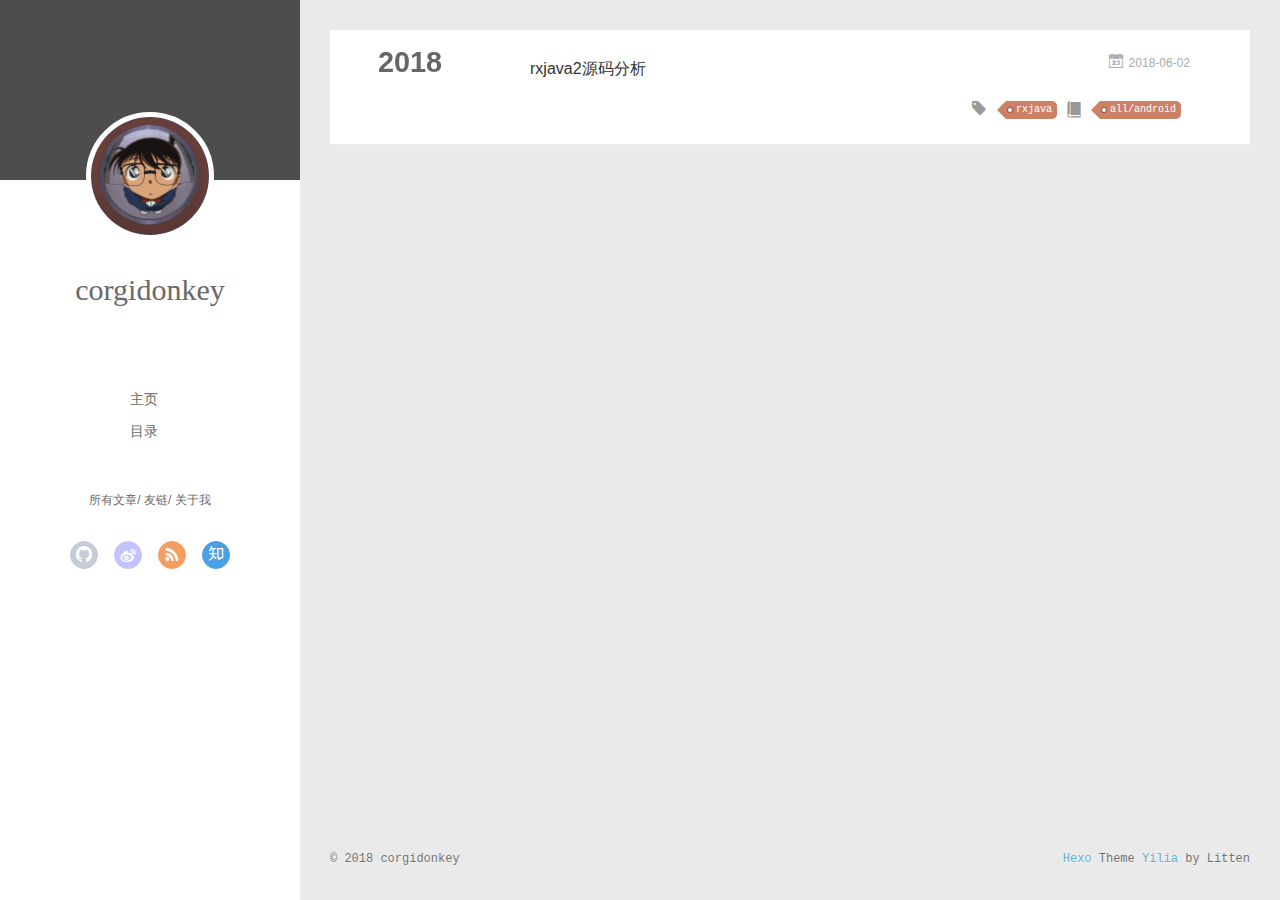
<file: categories/all-android/index.html>
<!DOCTYPE html>
<html>
<head>
  <meta charset="utf-8">
  
  <meta name="renderer" content="webkit">
  <meta http-equiv="X-UA-Compatible" content="IE=edge" >
  <link rel="dns-prefetch" href="http://yoursite.com">
  <title>Category: all/android | corgidonkey</title>
  <meta name="viewport" content="width=device-width, initial-scale=1, maximum-scale=1">
  <meta property="og:type" content="website">
<meta property="og:title" content="corgidonkey">
<meta property="og:url" content="http://yoursite.com/categories/all-android/index.html">
<meta property="og:site_name" content="corgidonkey">
<meta property="og:locale" content="default">
<meta name="twitter:card" content="summary">
<meta name="twitter:title" content="corgidonkey">
  
    <link rel="alternative" href="/atom.xml" title="corgidonkey" type="application/atom+xml">
  
  
    <link rel="icon" href="/favicon.png">
  
  <link rel="stylesheet" type="text/css" href="/./main.0cf68a.css">
  <style type="text/css">
  
    #container.show {
      background: linear-gradient(200deg,#a0cfe4,#e8c37e);
    }
  </style>
  

  

</head>

<body>
  <div id="container" q-class="show:isCtnShow">
    <canvas id="anm-canvas" class="anm-canvas"></canvas>
    <div class="left-col" q-class="show:isShow">
      
<div class="overlay" style="background: #4d4d4d"></div>
<div class="intrude-less">
	<header id="header" class="inner">
		<a href="/" class="profilepic">
			<img src="/img/avatar.jpg" class="js-avatar">
		</a>
		<hgroup>
		  <h1 class="header-author"><a href="/">corgidonkey</a></h1>
		</hgroup>
		

		<nav class="header-menu">
			<ul>
			
				<li><a href="/">主页</a></li>
	        
				<li><a href="/all/">目录</a></li>
	        
			</ul>
		</nav>
		<nav class="header-smart-menu">
    		
    			
    			<a q-on="click: openSlider(e, 'innerArchive')" href="javascript:void(0)">所有文章</a>
    			
            
    			
    			<a q-on="click: openSlider(e, 'friends')" href="javascript:void(0)">友链</a>
    			
            
    			
    			<a q-on="click: openSlider(e, 'aboutme')" href="javascript:void(0)">关于我</a>
    			
            
		</nav>
		<nav class="header-nav">
			<div class="social">
				
					<a class="github" target="_blank" href="#" title="github"><i class="icon-github"></i></a>
		        
					<a class="weibo" target="_blank" href="#" title="weibo"><i class="icon-weibo"></i></a>
		        
					<a class="rss" target="_blank" href="#" title="rss"><i class="icon-rss"></i></a>
		        
					<a class="zhihu" target="_blank" href="#" title="zhihu"><i class="icon-zhihu"></i></a>
		        
			</div>
		</nav>
	</header>		
</div>

    </div>
    <div class="mid-col" q-class="show:isShow,hide:isShow|isFalse">
      
<nav id="mobile-nav">
  	<div class="overlay js-overlay" style="background: #4d4d4d"></div>
	<div class="btnctn js-mobile-btnctn">
  		<div class="slider-trigger list" q-on="click: openSlider(e)"><i class="icon icon-sort"></i></div>
	</div>
	<div class="intrude-less">
		<header id="header" class="inner">
			<div class="profilepic">
				<img src="/img/avatar.jpg" class="js-avatar">
			</div>
			<hgroup>
			  <h1 class="header-author js-header-author">corgidonkey</h1>
			</hgroup>
			
			
			
				
			
				
			
			
			
			<nav class="header-nav">
				<div class="social">
					
						<a class="github" target="_blank" href="#" title="github"><i class="icon-github"></i></a>
			        
						<a class="weibo" target="_blank" href="#" title="weibo"><i class="icon-weibo"></i></a>
			        
						<a class="rss" target="_blank" href="#" title="rss"><i class="icon-rss"></i></a>
			        
						<a class="zhihu" target="_blank" href="#" title="zhihu"><i class="icon-zhihu"></i></a>
			        
				</div>
			</nav>

			<nav class="header-menu js-header-menu">
				<ul style="width: 50%">
				
				
					<li style="width: 50%"><a href="/">主页</a></li>
		        
					<li style="width: 50%"><a href="/all/">目录</a></li>
		        
				</ul>
			</nav>
		</header>				
	</div>
	<div class="mobile-mask" style="display:none" q-show="isShow"></div>
</nav>

      <div id="wrapper" class="body-wrap">
        <div class="menu-l">
          <div class="canvas-wrap">
            <canvas data-colors="#eaeaea" data-sectionHeight="100" data-contentId="js-content" id="myCanvas1" class="anm-canvas"></canvas>
          </div>
          <div id="js-content" class="content-ll">
            
  
  
    
    
      
      
      <section class="archives-wrap">
        <div class="archive-year-wrap">
          <a href="/archives/2018" class="archive-year">2018</a>
        </div>
        <div class="archives">
    
    <article class="archive-article archive-type-post">
  <div class="archive-article-inner">
    <header class="archive-article-header">
      	<div class="article-meta">
	      	<a href="/2018/06/02/rxjava2源码分析/" class="archive-article-date">
  	<time datetime="2018-06-02T09:39:20.000Z" itemprop="datePublished"><i class="icon-calendar icon"></i>2018-06-02</time>
</a>
        </div>
    	 
  
    <h1 itemprop="name">
      <a class="archive-article-title" href="/2018/06/02/rxjava2源码分析/">rxjava2源码分析</a>
    </h1>
  

        <div class="article-info info-on-right">
          
	<div class="article-tag tagcloud">
		<i class="icon-price-tags icon"></i>
		<ul class="article-tag-list">
			 
        		<li class="article-tag-list-item">
        			<a href="javascript:void(0)" class="js-tag article-tag-list-link color2">rxjava</a>
        		</li>
      		
		</ul>
	</div>

          
	<div class="article-category tagcloud">
		<i class="icon-book icon"></i>
		<ul class="article-tag-list">
			 
        		<li class="article-tag-list-item">
        			<a href="/categories/all-android//" class="article-tag-list-link color2">all/android</a>
        		</li>
      		
		</ul>
	</div>


        </div>
        <div class="clearfix"></div>
    </header>
  </div>
</article>
  
  
    </div></section>
  

    


          </div>
        </div>
      </div>
      <footer id="footer">
  <div class="outer">
    <div id="footer-info">
    	<div class="footer-left">
    		&copy; 2018 corgidonkey
    	</div>
      	<div class="footer-right">
      		<a href="http://hexo.io/" target="_blank">Hexo</a>  Theme <a href="https://github.com/litten/hexo-theme-yilia" target="_blank">Yilia</a> by Litten
      	</div>
    </div>
  </div>
</footer>
    </div>
    <script>
	var yiliaConfig = {
		mathjax: false,
		isHome: false,
		isPost: false,
		isArchive: false,
		isTag: false,
		isCategory: true,
		open_in_new: false,
		toc_hide_index: true,
		root: "/",
		innerArchive: true,
		showTags: false
	}
</script>

<script>!function(t){function n(e){if(r[e])return r[e].exports;var i=r[e]={exports:{},id:e,loaded:!1};return t[e].call(i.exports,i,i.exports,n),i.loaded=!0,i.exports}var r={};n.m=t,n.c=r,n.p="./",n(0)}([function(t,n,r){r(195),t.exports=r(191)},function(t,n,r){var e=r(3),i=r(52),o=r(27),u=r(28),c=r(53),f="prototype",a=function(t,n,r){var s,l,h,v,p=t&a.F,d=t&a.G,y=t&a.S,g=t&a.P,b=t&a.B,m=d?e:y?e[n]||(e[n]={}):(e[n]||{})[f],x=d?i:i[n]||(i[n]={}),w=x[f]||(x[f]={});d&&(r=n);for(s in r)l=!p&&m&&void 0!==m[s],h=(l?m:r)[s],v=b&&l?c(h,e):g&&"function"==typeof h?c(Function.call,h):h,m&&u(m,s,h,t&a.U),x[s]!=h&&o(x,s,v),g&&w[s]!=h&&(w[s]=h)};e.core=i,a.F=1,a.G=2,a.S=4,a.P=8,a.B=16,a.W=32,a.U=64,a.R=128,t.exports=a},function(t,n,r){var e=r(6);t.exports=function(t){if(!e(t))throw TypeError(t+" is not an object!");return t}},function(t,n){var r=t.exports="undefined"!=typeof window&&window.Math==Math?window:"undefined"!=typeof self&&self.Math==Math?self:Function("return this")();"number"==typeof __g&&(__g=r)},function(t,n){t.exports=function(t){try{return!!t()}catch(t){return!0}}},function(t,n){var r=t.exports="undefined"!=typeof window&&window.Math==Math?window:"undefined"!=typeof self&&self.Math==Math?self:Function("return this")();"number"==typeof __g&&(__g=r)},function(t,n){t.exports=function(t){return"object"==typeof t?null!==t:"function"==typeof t}},function(t,n,r){var e=r(126)("wks"),i=r(76),o=r(3).Symbol,u="function"==typeof o;(t.exports=function(t){return e[t]||(e[t]=u&&o[t]||(u?o:i)("Symbol."+t))}).store=e},function(t,n){var r={}.hasOwnProperty;t.exports=function(t,n){return r.call(t,n)}},function(t,n,r){var e=r(94),i=r(33);t.exports=function(t){return e(i(t))}},function(t,n,r){t.exports=!r(4)(function(){return 7!=Object.defineProperty({},"a",{get:function(){return 7}}).a})},function(t,n,r){var e=r(2),i=r(167),o=r(50),u=Object.defineProperty;n.f=r(10)?Object.defineProperty:function(t,n,r){if(e(t),n=o(n,!0),e(r),i)try{return u(t,n,r)}catch(t){}if("get"in r||"set"in r)throw TypeError("Accessors not supported!");return"value"in r&&(t[n]=r.value),t}},function(t,n,r){t.exports=!r(18)(function(){return 7!=Object.defineProperty({},"a",{get:function(){return 7}}).a})},function(t,n,r){var e=r(14),i=r(22);t.exports=r(12)?function(t,n,r){return e.f(t,n,i(1,r))}:function(t,n,r){return t[n]=r,t}},function(t,n,r){var e=r(20),i=r(58),o=r(42),u=Object.defineProperty;n.f=r(12)?Object.defineProperty:function(t,n,r){if(e(t),n=o(n,!0),e(r),i)try{return u(t,n,r)}catch(t){}if("get"in r||"set"in r)throw TypeError("Accessors not supported!");return"value"in r&&(t[n]=r.value),t}},function(t,n,r){var e=r(40)("wks"),i=r(23),o=r(5).Symbol,u="function"==typeof o;(t.exports=function(t){return e[t]||(e[t]=u&&o[t]||(u?o:i)("Symbol."+t))}).store=e},function(t,n,r){var e=r(67),i=Math.min;t.exports=function(t){return t>0?i(e(t),9007199254740991):0}},function(t,n,r){var e=r(46);t.exports=function(t){return Object(e(t))}},function(t,n){t.exports=function(t){try{return!!t()}catch(t){return!0}}},function(t,n,r){var e=r(63),i=r(34);t.exports=Object.keys||function(t){return e(t,i)}},function(t,n,r){var e=r(21);t.exports=function(t){if(!e(t))throw TypeError(t+" is not an object!");return t}},function(t,n){t.exports=function(t){return"object"==typeof t?null!==t:"function"==typeof t}},function(t,n){t.exports=function(t,n){return{enumerable:!(1&t),configurable:!(2&t),writable:!(4&t),value:n}}},function(t,n){var r=0,e=Math.random();t.exports=function(t){return"Symbol(".concat(void 0===t?"":t,")_",(++r+e).toString(36))}},function(t,n){var r={}.hasOwnProperty;t.exports=function(t,n){return r.call(t,n)}},function(t,n){var r=t.exports={version:"2.4.0"};"number"==typeof __e&&(__e=r)},function(t,n){t.exports=function(t){if("function"!=typeof t)throw TypeError(t+" is not a function!");return t}},function(t,n,r){var e=r(11),i=r(66);t.exports=r(10)?function(t,n,r){return e.f(t,n,i(1,r))}:function(t,n,r){return t[n]=r,t}},function(t,n,r){var e=r(3),i=r(27),o=r(24),u=r(76)("src"),c="toString",f=Function[c],a=(""+f).split(c);r(52).inspectSource=function(t){return f.call(t)},(t.exports=function(t,n,r,c){var f="function"==typeof r;f&&(o(r,"name")||i(r,"name",n)),t[n]!==r&&(f&&(o(r,u)||i(r,u,t[n]?""+t[n]:a.join(String(n)))),t===e?t[n]=r:c?t[n]?t[n]=r:i(t,n,r):(delete t[n],i(t,n,r)))})(Function.prototype,c,function(){return"function"==typeof this&&this[u]||f.call(this)})},function(t,n,r){var e=r(1),i=r(4),o=r(46),u=function(t,n,r,e){var i=String(o(t)),u="<"+n;return""!==r&&(u+=" "+r+'="'+String(e).replace(/"/g,"&quot;")+'"'),u+">"+i+"</"+n+">"};t.exports=function(t,n){var r={};r[t]=n(u),e(e.P+e.F*i(function(){var n=""[t]('"');return n!==n.toLowerCase()||n.split('"').length>3}),"String",r)}},function(t,n,r){var e=r(115),i=r(46);t.exports=function(t){return e(i(t))}},function(t,n,r){var e=r(116),i=r(66),o=r(30),u=r(50),c=r(24),f=r(167),a=Object.getOwnPropertyDescriptor;n.f=r(10)?a:function(t,n){if(t=o(t),n=u(n,!0),f)try{return a(t,n)}catch(t){}if(c(t,n))return i(!e.f.call(t,n),t[n])}},function(t,n,r){var e=r(24),i=r(17),o=r(145)("IE_PROTO"),u=Object.prototype;t.exports=Object.getPrototypeOf||function(t){return t=i(t),e(t,o)?t[o]:"function"==typeof t.constructor&&t instanceof t.constructor?t.constructor.prototype:t instanceof Object?u:null}},function(t,n){t.exports=function(t){if(void 0==t)throw TypeError("Can't call method on  "+t);return t}},function(t,n){t.exports="constructor,hasOwnProperty,isPrototypeOf,propertyIsEnumerable,toLocaleString,toString,valueOf".split(",")},function(t,n){t.exports={}},function(t,n){t.exports=!0},function(t,n){n.f={}.propertyIsEnumerable},function(t,n,r){var e=r(14).f,i=r(8),o=r(15)("toStringTag");t.exports=function(t,n,r){t&&!i(t=r?t:t.prototype,o)&&e(t,o,{configurable:!0,value:n})}},function(t,n,r){var e=r(40)("keys"),i=r(23);t.exports=function(t){return e[t]||(e[t]=i(t))}},function(t,n,r){var e=r(5),i="__core-js_shared__",o=e[i]||(e[i]={});t.exports=function(t){return o[t]||(o[t]={})}},function(t,n){var r=Math.ceil,e=Math.floor;t.exports=function(t){return isNaN(t=+t)?0:(t>0?e:r)(t)}},function(t,n,r){var e=r(21);t.exports=function(t,n){if(!e(t))return t;var r,i;if(n&&"function"==typeof(r=t.toString)&&!e(i=r.call(t)))return i;if("function"==typeof(r=t.valueOf)&&!e(i=r.call(t)))return i;if(!n&&"function"==typeof(r=t.toString)&&!e(i=r.call(t)))return i;throw TypeError("Can't convert object to primitive value")}},function(t,n,r){var e=r(5),i=r(25),o=r(36),u=r(44),c=r(14).f;t.exports=function(t){var n=i.Symbol||(i.Symbol=o?{}:e.Symbol||{});"_"==t.charAt(0)||t in n||c(n,t,{value:u.f(t)})}},function(t,n,r){n.f=r(15)},function(t,n){var r={}.toString;t.exports=function(t){return r.call(t).slice(8,-1)}},function(t,n){t.exports=function(t){if(void 0==t)throw TypeError("Can't call method on  "+t);return t}},function(t,n,r){var e=r(4);t.exports=function(t,n){return!!t&&e(function(){n?t.call(null,function(){},1):t.call(null)})}},function(t,n,r){var e=r(53),i=r(115),o=r(17),u=r(16),c=r(203);t.exports=function(t,n){var r=1==t,f=2==t,a=3==t,s=4==t,l=6==t,h=5==t||l,v=n||c;return function(n,c,p){for(var d,y,g=o(n),b=i(g),m=e(c,p,3),x=u(b.length),w=0,S=r?v(n,x):f?v(n,0):void 0;x>w;w++)if((h||w in b)&&(d=b[w],y=m(d,w,g),t))if(r)S[w]=y;else if(y)switch(t){case 3:return!0;case 5:return d;case 6:return w;case 2:S.push(d)}else if(s)return!1;return l?-1:a||s?s:S}}},function(t,n,r){var e=r(1),i=r(52),o=r(4);t.exports=function(t,n){var r=(i.Object||{})[t]||Object[t],u={};u[t]=n(r),e(e.S+e.F*o(function(){r(1)}),"Object",u)}},function(t,n,r){var e=r(6);t.exports=function(t,n){if(!e(t))return t;var r,i;if(n&&"function"==typeof(r=t.toString)&&!e(i=r.call(t)))return i;if("function"==typeof(r=t.valueOf)&&!e(i=r.call(t)))return i;if(!n&&"function"==typeof(r=t.toString)&&!e(i=r.call(t)))return i;throw TypeError("Can't convert object to primitive value")}},function(t,n,r){var e=r(5),i=r(25),o=r(91),u=r(13),c="prototype",f=function(t,n,r){var a,s,l,h=t&f.F,v=t&f.G,p=t&f.S,d=t&f.P,y=t&f.B,g=t&f.W,b=v?i:i[n]||(i[n]={}),m=b[c],x=v?e:p?e[n]:(e[n]||{})[c];v&&(r=n);for(a in r)(s=!h&&x&&void 0!==x[a])&&a in b||(l=s?x[a]:r[a],b[a]=v&&"function"!=typeof x[a]?r[a]:y&&s?o(l,e):g&&x[a]==l?function(t){var n=function(n,r,e){if(this instanceof t){switch(arguments.length){case 0:return new t;case 1:return new t(n);case 2:return new t(n,r)}return new t(n,r,e)}return t.apply(this,arguments)};return n[c]=t[c],n}(l):d&&"function"==typeof l?o(Function.call,l):l,d&&((b.virtual||(b.virtual={}))[a]=l,t&f.R&&m&&!m[a]&&u(m,a,l)))};f.F=1,f.G=2,f.S=4,f.P=8,f.B=16,f.W=32,f.U=64,f.R=128,t.exports=f},function(t,n){var r=t.exports={version:"2.4.0"};"number"==typeof __e&&(__e=r)},function(t,n,r){var e=r(26);t.exports=function(t,n,r){if(e(t),void 0===n)return t;switch(r){case 1:return function(r){return t.call(n,r)};case 2:return function(r,e){return t.call(n,r,e)};case 3:return function(r,e,i){return t.call(n,r,e,i)}}return function(){return t.apply(n,arguments)}}},function(t,n,r){var e=r(183),i=r(1),o=r(126)("metadata"),u=o.store||(o.store=new(r(186))),c=function(t,n,r){var i=u.get(t);if(!i){if(!r)return;u.set(t,i=new e)}var o=i.get(n);if(!o){if(!r)return;i.set(n,o=new e)}return o},f=function(t,n,r){var e=c(n,r,!1);return void 0!==e&&e.has(t)},a=function(t,n,r){var e=c(n,r,!1);return void 0===e?void 0:e.get(t)},s=function(t,n,r,e){c(r,e,!0).set(t,n)},l=function(t,n){var r=c(t,n,!1),e=[];return r&&r.forEach(function(t,n){e.push(n)}),e},h=function(t){return void 0===t||"symbol"==typeof t?t:String(t)},v=function(t){i(i.S,"Reflect",t)};t.exports={store:u,map:c,has:f,get:a,set:s,keys:l,key:h,exp:v}},function(t,n,r){"use strict";if(r(10)){var e=r(69),i=r(3),o=r(4),u=r(1),c=r(127),f=r(152),a=r(53),s=r(68),l=r(66),h=r(27),v=r(73),p=r(67),d=r(16),y=r(75),g=r(50),b=r(24),m=r(180),x=r(114),w=r(6),S=r(17),_=r(137),O=r(70),E=r(32),P=r(71).f,j=r(154),F=r(76),M=r(7),A=r(48),N=r(117),T=r(146),I=r(155),k=r(80),L=r(123),R=r(74),C=r(130),D=r(160),U=r(11),W=r(31),G=U.f,B=W.f,V=i.RangeError,z=i.TypeError,q=i.Uint8Array,K="ArrayBuffer",J="Shared"+K,Y="BYTES_PER_ELEMENT",H="prototype",$=Array[H],X=f.ArrayBuffer,Q=f.DataView,Z=A(0),tt=A(2),nt=A(3),rt=A(4),et=A(5),it=A(6),ot=N(!0),ut=N(!1),ct=I.values,ft=I.keys,at=I.entries,st=$.lastIndexOf,lt=$.reduce,ht=$.reduceRight,vt=$.join,pt=$.sort,dt=$.slice,yt=$.toString,gt=$.toLocaleString,bt=M("iterator"),mt=M("toStringTag"),xt=F("typed_constructor"),wt=F("def_constructor"),St=c.CONSTR,_t=c.TYPED,Ot=c.VIEW,Et="Wrong length!",Pt=A(1,function(t,n){return Tt(T(t,t[wt]),n)}),jt=o(function(){return 1===new q(new Uint16Array([1]).buffer)[0]}),Ft=!!q&&!!q[H].set&&o(function(){new q(1).set({})}),Mt=function(t,n){if(void 0===t)throw z(Et);var r=+t,e=d(t);if(n&&!m(r,e))throw V(Et);return e},At=function(t,n){var r=p(t);if(r<0||r%n)throw V("Wrong offset!");return r},Nt=function(t){if(w(t)&&_t in t)return t;throw z(t+" is not a typed array!")},Tt=function(t,n){if(!(w(t)&&xt in t))throw z("It is not a typed array constructor!");return new t(n)},It=function(t,n){return kt(T(t,t[wt]),n)},kt=function(t,n){for(var r=0,e=n.length,i=Tt(t,e);e>r;)i[r]=n[r++];return i},Lt=function(t,n,r){G(t,n,{get:function(){return this._d[r]}})},Rt=function(t){var n,r,e,i,o,u,c=S(t),f=arguments.length,s=f>1?arguments[1]:void 0,l=void 0!==s,h=j(c);if(void 0!=h&&!_(h)){for(u=h.call(c),e=[],n=0;!(o=u.next()).done;n++)e.push(o.value);c=e}for(l&&f>2&&(s=a(s,arguments[2],2)),n=0,r=d(c.length),i=Tt(this,r);r>n;n++)i[n]=l?s(c[n],n):c[n];return i},Ct=function(){for(var t=0,n=arguments.length,r=Tt(this,n);n>t;)r[t]=arguments[t++];return r},Dt=!!q&&o(function(){gt.call(new q(1))}),Ut=function(){return gt.apply(Dt?dt.call(Nt(this)):Nt(this),arguments)},Wt={copyWithin:function(t,n){return D.call(Nt(this),t,n,arguments.length>2?arguments[2]:void 0)},every:function(t){return rt(Nt(this),t,arguments.length>1?arguments[1]:void 0)},fill:function(t){return C.apply(Nt(this),arguments)},filter:function(t){return It(this,tt(Nt(this),t,arguments.length>1?arguments[1]:void 0))},find:function(t){return et(Nt(this),t,arguments.length>1?arguments[1]:void 0)},findIndex:function(t){return it(Nt(this),t,arguments.length>1?arguments[1]:void 0)},forEach:function(t){Z(Nt(this),t,arguments.length>1?arguments[1]:void 0)},indexOf:function(t){return ut(Nt(this),t,arguments.length>1?arguments[1]:void 0)},includes:function(t){return ot(Nt(this),t,arguments.length>1?arguments[1]:void 0)},join:function(t){return vt.apply(Nt(this),arguments)},lastIndexOf:function(t){return st.apply(Nt(this),arguments)},map:function(t){return Pt(Nt(this),t,arguments.length>1?arguments[1]:void 0)},reduce:function(t){return lt.apply(Nt(this),arguments)},reduceRight:function(t){return ht.apply(Nt(this),arguments)},reverse:function(){for(var t,n=this,r=Nt(n).length,e=Math.floor(r/2),i=0;i<e;)t=n[i],n[i++]=n[--r],n[r]=t;return n},some:function(t){return nt(Nt(this),t,arguments.length>1?arguments[1]:void 0)},sort:function(t){return pt.call(Nt(this),t)},subarray:function(t,n){var r=Nt(this),e=r.length,i=y(t,e);return new(T(r,r[wt]))(r.buffer,r.byteOffset+i*r.BYTES_PER_ELEMENT,d((void 0===n?e:y(n,e))-i))}},Gt=function(t,n){return It(this,dt.call(Nt(this),t,n))},Bt=function(t){Nt(this);var n=At(arguments[1],1),r=this.length,e=S(t),i=d(e.length),o=0;if(i+n>r)throw V(Et);for(;o<i;)this[n+o]=e[o++]},Vt={entries:function(){return at.call(Nt(this))},keys:function(){return ft.call(Nt(this))},values:function(){return ct.call(Nt(this))}},zt=function(t,n){return w(t)&&t[_t]&&"symbol"!=typeof n&&n in t&&String(+n)==String(n)},qt=function(t,n){return zt(t,n=g(n,!0))?l(2,t[n]):B(t,n)},Kt=function(t,n,r){return!(zt(t,n=g(n,!0))&&w(r)&&b(r,"value"))||b(r,"get")||b(r,"set")||r.configurable||b(r,"writable")&&!r.writable||b(r,"enumerable")&&!r.enumerable?G(t,n,r):(t[n]=r.value,t)};St||(W.f=qt,U.f=Kt),u(u.S+u.F*!St,"Object",{getOwnPropertyDescriptor:qt,defineProperty:Kt}),o(function(){yt.call({})})&&(yt=gt=function(){return vt.call(this)});var Jt=v({},Wt);v(Jt,Vt),h(Jt,bt,Vt.values),v(Jt,{slice:Gt,set:Bt,constructor:function(){},toString:yt,toLocaleString:Ut}),Lt(Jt,"buffer","b"),Lt(Jt,"byteOffset","o"),Lt(Jt,"byteLength","l"),Lt(Jt,"length","e"),G(Jt,mt,{get:function(){return this[_t]}}),t.exports=function(t,n,r,f){f=!!f;var a=t+(f?"Clamped":"")+"Array",l="Uint8Array"!=a,v="get"+t,p="set"+t,y=i[a],g=y||{},b=y&&E(y),m=!y||!c.ABV,S={},_=y&&y[H],j=function(t,r){var e=t._d;return e.v[v](r*n+e.o,jt)},F=function(t,r,e){var i=t._d;f&&(e=(e=Math.round(e))<0?0:e>255?255:255&e),i.v[p](r*n+i.o,e,jt)},M=function(t,n){G(t,n,{get:function(){return j(this,n)},set:function(t){return F(this,n,t)},enumerable:!0})};m?(y=r(function(t,r,e,i){s(t,y,a,"_d");var o,u,c,f,l=0,v=0;if(w(r)){if(!(r instanceof X||(f=x(r))==K||f==J))return _t in r?kt(y,r):Rt.call(y,r);o=r,v=At(e,n);var p=r.byteLength;if(void 0===i){if(p%n)throw V(Et);if((u=p-v)<0)throw V(Et)}else if((u=d(i)*n)+v>p)throw V(Et);c=u/n}else c=Mt(r,!0),u=c*n,o=new X(u);for(h(t,"_d",{b:o,o:v,l:u,e:c,v:new Q(o)});l<c;)M(t,l++)}),_=y[H]=O(Jt),h(_,"constructor",y)):L(function(t){new y(null),new y(t)},!0)||(y=r(function(t,r,e,i){s(t,y,a);var o;return w(r)?r instanceof X||(o=x(r))==K||o==J?void 0!==i?new g(r,At(e,n),i):void 0!==e?new g(r,At(e,n)):new g(r):_t in r?kt(y,r):Rt.call(y,r):new g(Mt(r,l))}),Z(b!==Function.prototype?P(g).concat(P(b)):P(g),function(t){t in y||h(y,t,g[t])}),y[H]=_,e||(_.constructor=y));var A=_[bt],N=!!A&&("values"==A.name||void 0==A.name),T=Vt.values;h(y,xt,!0),h(_,_t,a),h(_,Ot,!0),h(_,wt,y),(f?new y(1)[mt]==a:mt in _)||G(_,mt,{get:function(){return a}}),S[a]=y,u(u.G+u.W+u.F*(y!=g),S),u(u.S,a,{BYTES_PER_ELEMENT:n,from:Rt,of:Ct}),Y in _||h(_,Y,n),u(u.P,a,Wt),R(a),u(u.P+u.F*Ft,a,{set:Bt}),u(u.P+u.F*!N,a,Vt),u(u.P+u.F*(_.toString!=yt),a,{toString:yt}),u(u.P+u.F*o(function(){new y(1).slice()}),a,{slice:Gt}),u(u.P+u.F*(o(function(){return[1,2].toLocaleString()!=new y([1,2]).toLocaleString()})||!o(function(){_.toLocaleString.call([1,2])})),a,{toLocaleString:Ut}),k[a]=N?A:T,e||N||h(_,bt,T)}}else t.exports=function(){}},function(t,n){var r={}.toString;t.exports=function(t){return r.call(t).slice(8,-1)}},function(t,n,r){var e=r(21),i=r(5).document,o=e(i)&&e(i.createElement);t.exports=function(t){return o?i.createElement(t):{}}},function(t,n,r){t.exports=!r(12)&&!r(18)(function(){return 7!=Object.defineProperty(r(57)("div"),"a",{get:function(){return 7}}).a})},function(t,n,r){"use strict";var e=r(36),i=r(51),o=r(64),u=r(13),c=r(8),f=r(35),a=r(96),s=r(38),l=r(103),h=r(15)("iterator"),v=!([].keys&&"next"in[].keys()),p="keys",d="values",y=function(){return this};t.exports=function(t,n,r,g,b,m,x){a(r,n,g);var w,S,_,O=function(t){if(!v&&t in F)return F[t];switch(t){case p:case d:return function(){return new r(this,t)}}return function(){return new r(this,t)}},E=n+" Iterator",P=b==d,j=!1,F=t.prototype,M=F[h]||F["@@iterator"]||b&&F[b],A=M||O(b),N=b?P?O("entries"):A:void 0,T="Array"==n?F.entries||M:M;if(T&&(_=l(T.call(new t)))!==Object.prototype&&(s(_,E,!0),e||c(_,h)||u(_,h,y)),P&&M&&M.name!==d&&(j=!0,A=function(){return M.call(this)}),e&&!x||!v&&!j&&F[h]||u(F,h,A),f[n]=A,f[E]=y,b)if(w={values:P?A:O(d),keys:m?A:O(p),entries:N},x)for(S in w)S in F||o(F,S,w[S]);else i(i.P+i.F*(v||j),n,w);return w}},function(t,n,r){var e=r(20),i=r(100),o=r(34),u=r(39)("IE_PROTO"),c=function(){},f="prototype",a=function(){var t,n=r(57)("iframe"),e=o.length;for(n.style.display="none",r(93).appendChild(n),n.src="javascript:",t=n.contentWindow.document,t.open(),t.write("<script>document.F=Object<\/script>"),t.close(),a=t.F;e--;)delete a[f][o[e]];return a()};t.exports=Object.create||function(t,n){var r;return null!==t?(c[f]=e(t),r=new c,c[f]=null,r[u]=t):r=a(),void 0===n?r:i(r,n)}},function(t,n,r){var e=r(63),i=r(34).concat("length","prototype");n.f=Object.getOwnPropertyNames||function(t){return e(t,i)}},function(t,n){n.f=Object.getOwnPropertySymbols},function(t,n,r){var e=r(8),i=r(9),o=r(90)(!1),u=r(39)("IE_PROTO");t.exports=function(t,n){var r,c=i(t),f=0,a=[];for(r in c)r!=u&&e(c,r)&&a.push(r);for(;n.length>f;)e(c,r=n[f++])&&(~o(a,r)||a.push(r));return a}},function(t,n,r){t.exports=r(13)},function(t,n,r){var e=r(76)("meta"),i=r(6),o=r(24),u=r(11).f,c=0,f=Object.isExtensible||function(){return!0},a=!r(4)(function(){return f(Object.preventExtensions({}))}),s=function(t){u(t,e,{value:{i:"O"+ ++c,w:{}}})},l=function(t,n){if(!i(t))return"symbol"==typeof t?t:("string"==typeof t?"S":"P")+t;if(!o(t,e)){if(!f(t))return"F";if(!n)return"E";s(t)}return t[e].i},h=function(t,n){if(!o(t,e)){if(!f(t))return!0;if(!n)return!1;s(t)}return t[e].w},v=function(t){return a&&p.NEED&&f(t)&&!o(t,e)&&s(t),t},p=t.exports={KEY:e,NEED:!1,fastKey:l,getWeak:h,onFreeze:v}},function(t,n){t.exports=function(t,n){return{enumerable:!(1&t),configurable:!(2&t),writable:!(4&t),value:n}}},function(t,n){var r=Math.ceil,e=Math.floor;t.exports=function(t){return isNaN(t=+t)?0:(t>0?e:r)(t)}},function(t,n){t.exports=function(t,n,r,e){if(!(t instanceof n)||void 0!==e&&e in t)throw TypeError(r+": incorrect invocation!");return t}},function(t,n){t.exports=!1},function(t,n,r){var e=r(2),i=r(173),o=r(133),u=r(145)("IE_PROTO"),c=function(){},f="prototype",a=function(){var t,n=r(132)("iframe"),e=o.length;for(n.style.display="none",r(135).appendChild(n),n.src="javascript:",t=n.contentWindow.document,t.open(),t.write("<script>document.F=Object<\/script>"),t.close(),a=t.F;e--;)delete a[f][o[e]];return a()};t.exports=Object.create||function(t,n){var r;return null!==t?(c[f]=e(t),r=new c,c[f]=null,r[u]=t):r=a(),void 0===n?r:i(r,n)}},function(t,n,r){var e=r(175),i=r(133).concat("length","prototype");n.f=Object.getOwnPropertyNames||function(t){return e(t,i)}},function(t,n,r){var e=r(175),i=r(133);t.exports=Object.keys||function(t){return e(t,i)}},function(t,n,r){var e=r(28);t.exports=function(t,n,r){for(var i in n)e(t,i,n[i],r);return t}},function(t,n,r){"use strict";var e=r(3),i=r(11),o=r(10),u=r(7)("species");t.exports=function(t){var n=e[t];o&&n&&!n[u]&&i.f(n,u,{configurable:!0,get:function(){return this}})}},function(t,n,r){var e=r(67),i=Math.max,o=Math.min;t.exports=function(t,n){return t=e(t),t<0?i(t+n,0):o(t,n)}},function(t,n){var r=0,e=Math.random();t.exports=function(t){return"Symbol(".concat(void 0===t?"":t,")_",(++r+e).toString(36))}},function(t,n,r){var e=r(33);t.exports=function(t){return Object(e(t))}},function(t,n,r){var e=r(7)("unscopables"),i=Array.prototype;void 0==i[e]&&r(27)(i,e,{}),t.exports=function(t){i[e][t]=!0}},function(t,n,r){var e=r(53),i=r(169),o=r(137),u=r(2),c=r(16),f=r(154),a={},s={},n=t.exports=function(t,n,r,l,h){var v,p,d,y,g=h?function(){return t}:f(t),b=e(r,l,n?2:1),m=0;if("function"!=typeof g)throw TypeError(t+" is not iterable!");if(o(g)){for(v=c(t.length);v>m;m++)if((y=n?b(u(p=t[m])[0],p[1]):b(t[m]))===a||y===s)return y}else for(d=g.call(t);!(p=d.next()).done;)if((y=i(d,b,p.value,n))===a||y===s)return y};n.BREAK=a,n.RETURN=s},function(t,n){t.exports={}},function(t,n,r){var e=r(11).f,i=r(24),o=r(7)("toStringTag");t.exports=function(t,n,r){t&&!i(t=r?t:t.prototype,o)&&e(t,o,{configurable:!0,value:n})}},function(t,n,r){var e=r(1),i=r(46),o=r(4),u=r(150),c="["+u+"]",f="​",a=RegExp("^"+c+c+"*"),s=RegExp(c+c+"*$"),l=function(t,n,r){var i={},c=o(function(){return!!u[t]()||f[t]()!=f}),a=i[t]=c?n(h):u[t];r&&(i[r]=a),e(e.P+e.F*c,"String",i)},h=l.trim=function(t,n){return t=String(i(t)),1&n&&(t=t.replace(a,"")),2&n&&(t=t.replace(s,"")),t};t.exports=l},function(t,n,r){t.exports={default:r(86),__esModule:!0}},function(t,n,r){t.exports={default:r(87),__esModule:!0}},function(t,n,r){"use strict";function e(t){return t&&t.__esModule?t:{default:t}}n.__esModule=!0;var i=r(84),o=e(i),u=r(83),c=e(u),f="function"==typeof c.default&&"symbol"==typeof o.default?function(t){return typeof t}:function(t){return t&&"function"==typeof c.default&&t.constructor===c.default&&t!==c.default.prototype?"symbol":typeof t};n.default="function"==typeof c.default&&"symbol"===f(o.default)?function(t){return void 0===t?"undefined":f(t)}:function(t){return t&&"function"==typeof c.default&&t.constructor===c.default&&t!==c.default.prototype?"symbol":void 0===t?"undefined":f(t)}},function(t,n,r){r(110),r(108),r(111),r(112),t.exports=r(25).Symbol},function(t,n,r){r(109),r(113),t.exports=r(44).f("iterator")},function(t,n){t.exports=function(t){if("function"!=typeof t)throw TypeError(t+" is not a function!");return t}},function(t,n){t.exports=function(){}},function(t,n,r){var e=r(9),i=r(106),o=r(105);t.exports=function(t){return function(n,r,u){var c,f=e(n),a=i(f.length),s=o(u,a);if(t&&r!=r){for(;a>s;)if((c=f[s++])!=c)return!0}else for(;a>s;s++)if((t||s in f)&&f[s]===r)return t||s||0;return!t&&-1}}},function(t,n,r){var e=r(88);t.exports=function(t,n,r){if(e(t),void 0===n)return t;switch(r){case 1:return function(r){return t.call(n,r)};case 2:return function(r,e){return t.call(n,r,e)};case 3:return function(r,e,i){return t.call(n,r,e,i)}}return function(){return t.apply(n,arguments)}}},function(t,n,r){var e=r(19),i=r(62),o=r(37);t.exports=function(t){var n=e(t),r=i.f;if(r)for(var u,c=r(t),f=o.f,a=0;c.length>a;)f.call(t,u=c[a++])&&n.push(u);return n}},function(t,n,r){t.exports=r(5).document&&document.documentElement},function(t,n,r){var e=r(56);t.exports=Object("z").propertyIsEnumerable(0)?Object:function(t){return"String"==e(t)?t.split(""):Object(t)}},function(t,n,r){var e=r(56);t.exports=Array.isArray||function(t){return"Array"==e(t)}},function(t,n,r){"use strict";var e=r(60),i=r(22),o=r(38),u={};r(13)(u,r(15)("iterator"),function(){return this}),t.exports=function(t,n,r){t.prototype=e(u,{next:i(1,r)}),o(t,n+" Iterator")}},function(t,n){t.exports=function(t,n){return{value:n,done:!!t}}},function(t,n,r){var e=r(19),i=r(9);t.exports=function(t,n){for(var r,o=i(t),u=e(o),c=u.length,f=0;c>f;)if(o[r=u[f++]]===n)return r}},function(t,n,r){var e=r(23)("meta"),i=r(21),o=r(8),u=r(14).f,c=0,f=Object.isExtensible||function(){return!0},a=!r(18)(function(){return f(Object.preventExtensions({}))}),s=function(t){u(t,e,{value:{i:"O"+ ++c,w:{}}})},l=function(t,n){if(!i(t))return"symbol"==typeof t?t:("string"==typeof t?"S":"P")+t;if(!o(t,e)){if(!f(t))return"F";if(!n)return"E";s(t)}return t[e].i},h=function(t,n){if(!o(t,e)){if(!f(t))return!0;if(!n)return!1;s(t)}return t[e].w},v=function(t){return a&&p.NEED&&f(t)&&!o(t,e)&&s(t),t},p=t.exports={KEY:e,NEED:!1,fastKey:l,getWeak:h,onFreeze:v}},function(t,n,r){var e=r(14),i=r(20),o=r(19);t.exports=r(12)?Object.defineProperties:function(t,n){i(t);for(var r,u=o(n),c=u.length,f=0;c>f;)e.f(t,r=u[f++],n[r]);return t}},function(t,n,r){var e=r(37),i=r(22),o=r(9),u=r(42),c=r(8),f=r(58),a=Object.getOwnPropertyDescriptor;n.f=r(12)?a:function(t,n){if(t=o(t),n=u(n,!0),f)try{return a(t,n)}catch(t){}if(c(t,n))return i(!e.f.call(t,n),t[n])}},function(t,n,r){var e=r(9),i=r(61).f,o={}.toString,u="object"==typeof window&&window&&Object.getOwnPropertyNames?Object.getOwnPropertyNames(window):[],c=function(t){try{return i(t)}catch(t){return u.slice()}};t.exports.f=function(t){return u&&"[object Window]"==o.call(t)?c(t):i(e(t))}},function(t,n,r){var e=r(8),i=r(77),o=r(39)("IE_PROTO"),u=Object.prototype;t.exports=Object.getPrototypeOf||function(t){return t=i(t),e(t,o)?t[o]:"function"==typeof t.constructor&&t instanceof t.constructor?t.constructor.prototype:t instanceof Object?u:null}},function(t,n,r){var e=r(41),i=r(33);t.exports=function(t){return function(n,r){var o,u,c=String(i(n)),f=e(r),a=c.length;return f<0||f>=a?t?"":void 0:(o=c.charCodeAt(f),o<55296||o>56319||f+1===a||(u=c.charCodeAt(f+1))<56320||u>57343?t?c.charAt(f):o:t?c.slice(f,f+2):u-56320+(o-55296<<10)+65536)}}},function(t,n,r){var e=r(41),i=Math.max,o=Math.min;t.exports=function(t,n){return t=e(t),t<0?i(t+n,0):o(t,n)}},function(t,n,r){var e=r(41),i=Math.min;t.exports=function(t){return t>0?i(e(t),9007199254740991):0}},function(t,n,r){"use strict";var e=r(89),i=r(97),o=r(35),u=r(9);t.exports=r(59)(Array,"Array",function(t,n){this._t=u(t),this._i=0,this._k=n},function(){var t=this._t,n=this._k,r=this._i++;return!t||r>=t.length?(this._t=void 0,i(1)):"keys"==n?i(0,r):"values"==n?i(0,t[r]):i(0,[r,t[r]])},"values"),o.Arguments=o.Array,e("keys"),e("values"),e("entries")},function(t,n){},function(t,n,r){"use strict";var e=r(104)(!0);r(59)(String,"String",function(t){this._t=String(t),this._i=0},function(){var t,n=this._t,r=this._i;return r>=n.length?{value:void 0,done:!0}:(t=e(n,r),this._i+=t.length,{value:t,done:!1})})},function(t,n,r){"use strict";var e=r(5),i=r(8),o=r(12),u=r(51),c=r(64),f=r(99).KEY,a=r(18),s=r(40),l=r(38),h=r(23),v=r(15),p=r(44),d=r(43),y=r(98),g=r(92),b=r(95),m=r(20),x=r(9),w=r(42),S=r(22),_=r(60),O=r(102),E=r(101),P=r(14),j=r(19),F=E.f,M=P.f,A=O.f,N=e.Symbol,T=e.JSON,I=T&&T.stringify,k="prototype",L=v("_hidden"),R=v("toPrimitive"),C={}.propertyIsEnumerable,D=s("symbol-registry"),U=s("symbols"),W=s("op-symbols"),G=Object[k],B="function"==typeof N,V=e.QObject,z=!V||!V[k]||!V[k].findChild,q=o&&a(function(){return 7!=_(M({},"a",{get:function(){return M(this,"a",{value:7}).a}})).a})?function(t,n,r){var e=F(G,n);e&&delete G[n],M(t,n,r),e&&t!==G&&M(G,n,e)}:M,K=function(t){var n=U[t]=_(N[k]);return n._k=t,n},J=B&&"symbol"==typeof N.iterator?function(t){return"symbol"==typeof t}:function(t){return t instanceof N},Y=function(t,n,r){return t===G&&Y(W,n,r),m(t),n=w(n,!0),m(r),i(U,n)?(r.enumerable?(i(t,L)&&t[L][n]&&(t[L][n]=!1),r=_(r,{enumerable:S(0,!1)})):(i(t,L)||M(t,L,S(1,{})),t[L][n]=!0),q(t,n,r)):M(t,n,r)},H=function(t,n){m(t);for(var r,e=g(n=x(n)),i=0,o=e.length;o>i;)Y(t,r=e[i++],n[r]);return t},$=function(t,n){return void 0===n?_(t):H(_(t),n)},X=function(t){var n=C.call(this,t=w(t,!0));return!(this===G&&i(U,t)&&!i(W,t))&&(!(n||!i(this,t)||!i(U,t)||i(this,L)&&this[L][t])||n)},Q=function(t,n){if(t=x(t),n=w(n,!0),t!==G||!i(U,n)||i(W,n)){var r=F(t,n);return!r||!i(U,n)||i(t,L)&&t[L][n]||(r.enumerable=!0),r}},Z=function(t){for(var n,r=A(x(t)),e=[],o=0;r.length>o;)i(U,n=r[o++])||n==L||n==f||e.push(n);return e},tt=function(t){for(var n,r=t===G,e=A(r?W:x(t)),o=[],u=0;e.length>u;)!i(U,n=e[u++])||r&&!i(G,n)||o.push(U[n]);return o};B||(N=function(){if(this instanceof N)throw TypeError("Symbol is not a constructor!");var t=h(arguments.length>0?arguments[0]:void 0),n=function(r){this===G&&n.call(W,r),i(this,L)&&i(this[L],t)&&(this[L][t]=!1),q(this,t,S(1,r))};return o&&z&&q(G,t,{configurable:!0,set:n}),K(t)},c(N[k],"toString",function(){return this._k}),E.f=Q,P.f=Y,r(61).f=O.f=Z,r(37).f=X,r(62).f=tt,o&&!r(36)&&c(G,"propertyIsEnumerable",X,!0),p.f=function(t){return K(v(t))}),u(u.G+u.W+u.F*!B,{Symbol:N});for(var nt="hasInstance,isConcatSpreadable,iterator,match,replace,search,species,split,toPrimitive,toStringTag,unscopables".split(","),rt=0;nt.length>rt;)v(nt[rt++]);for(var nt=j(v.store),rt=0;nt.length>rt;)d(nt[rt++]);u(u.S+u.F*!B,"Symbol",{for:function(t){return i(D,t+="")?D[t]:D[t]=N(t)},keyFor:function(t){if(J(t))return y(D,t);throw TypeError(t+" is not a symbol!")},useSetter:function(){z=!0},useSimple:function(){z=!1}}),u(u.S+u.F*!B,"Object",{create:$,defineProperty:Y,defineProperties:H,getOwnPropertyDescriptor:Q,getOwnPropertyNames:Z,getOwnPropertySymbols:tt}),T&&u(u.S+u.F*(!B||a(function(){var t=N();return"[null]"!=I([t])||"{}"!=I({a:t})||"{}"!=I(Object(t))})),"JSON",{stringify:function(t){if(void 0!==t&&!J(t)){for(var n,r,e=[t],i=1;arguments.length>i;)e.push(arguments[i++]);return n=e[1],"function"==typeof n&&(r=n),!r&&b(n)||(n=function(t,n){if(r&&(n=r.call(this,t,n)),!J(n))return n}),e[1]=n,I.apply(T,e)}}}),N[k][R]||r(13)(N[k],R,N[k].valueOf),l(N,"Symbol"),l(Math,"Math",!0),l(e.JSON,"JSON",!0)},function(t,n,r){r(43)("asyncIterator")},function(t,n,r){r(43)("observable")},function(t,n,r){r(107);for(var e=r(5),i=r(13),o=r(35),u=r(15)("toStringTag"),c=["NodeList","DOMTokenList","MediaList","StyleSheetList","CSSRuleList"],f=0;f<5;f++){var a=c[f],s=e[a],l=s&&s.prototype;l&&!l[u]&&i(l,u,a),o[a]=o.Array}},function(t,n,r){var e=r(45),i=r(7)("toStringTag"),o="Arguments"==e(function(){return arguments}()),u=function(t,n){try{return t[n]}catch(t){}};t.exports=function(t){var n,r,c;return void 0===t?"Undefined":null===t?"Null":"string"==typeof(r=u(n=Object(t),i))?r:o?e(n):"Object"==(c=e(n))&&"function"==typeof n.callee?"Arguments":c}},function(t,n,r){var e=r(45);t.exports=Object("z").propertyIsEnumerable(0)?Object:function(t){return"String"==e(t)?t.split(""):Object(t)}},function(t,n){n.f={}.propertyIsEnumerable},function(t,n,r){var e=r(30),i=r(16),o=r(75);t.exports=function(t){return function(n,r,u){var c,f=e(n),a=i(f.length),s=o(u,a);if(t&&r!=r){for(;a>s;)if((c=f[s++])!=c)return!0}else for(;a>s;s++)if((t||s in f)&&f[s]===r)return t||s||0;return!t&&-1}}},function(t,n,r){"use strict";var e=r(3),i=r(1),o=r(28),u=r(73),c=r(65),f=r(79),a=r(68),s=r(6),l=r(4),h=r(123),v=r(81),p=r(136);t.exports=function(t,n,r,d,y,g){var b=e[t],m=b,x=y?"set":"add",w=m&&m.prototype,S={},_=function(t){var n=w[t];o(w,t,"delete"==t?function(t){return!(g&&!s(t))&&n.call(this,0===t?0:t)}:"has"==t?function(t){return!(g&&!s(t))&&n.call(this,0===t?0:t)}:"get"==t?function(t){return g&&!s(t)?void 0:n.call(this,0===t?0:t)}:"add"==t?function(t){return n.call(this,0===t?0:t),this}:function(t,r){return n.call(this,0===t?0:t,r),this})};if("function"==typeof m&&(g||w.forEach&&!l(function(){(new m).entries().next()}))){var O=new m,E=O[x](g?{}:-0,1)!=O,P=l(function(){O.has(1)}),j=h(function(t){new m(t)}),F=!g&&l(function(){for(var t=new m,n=5;n--;)t[x](n,n);return!t.has(-0)});j||(m=n(function(n,r){a(n,m,t);var e=p(new b,n,m);return void 0!=r&&f(r,y,e[x],e),e}),m.prototype=w,w.constructor=m),(P||F)&&(_("delete"),_("has"),y&&_("get")),(F||E)&&_(x),g&&w.clear&&delete w.clear}else m=d.getConstructor(n,t,y,x),u(m.prototype,r),c.NEED=!0;return v(m,t),S[t]=m,i(i.G+i.W+i.F*(m!=b),S),g||d.setStrong(m,t,y),m}},function(t,n,r){"use strict";var e=r(27),i=r(28),o=r(4),u=r(46),c=r(7);t.exports=function(t,n,r){var f=c(t),a=r(u,f,""[t]),s=a[0],l=a[1];o(function(){var n={};return n[f]=function(){return 7},7!=""[t](n)})&&(i(String.prototype,t,s),e(RegExp.prototype,f,2==n?function(t,n){return l.call(t,this,n)}:function(t){return l.call(t,this)}))}
},function(t,n,r){"use strict";var e=r(2);t.exports=function(){var t=e(this),n="";return t.global&&(n+="g"),t.ignoreCase&&(n+="i"),t.multiline&&(n+="m"),t.unicode&&(n+="u"),t.sticky&&(n+="y"),n}},function(t,n){t.exports=function(t,n,r){var e=void 0===r;switch(n.length){case 0:return e?t():t.call(r);case 1:return e?t(n[0]):t.call(r,n[0]);case 2:return e?t(n[0],n[1]):t.call(r,n[0],n[1]);case 3:return e?t(n[0],n[1],n[2]):t.call(r,n[0],n[1],n[2]);case 4:return e?t(n[0],n[1],n[2],n[3]):t.call(r,n[0],n[1],n[2],n[3])}return t.apply(r,n)}},function(t,n,r){var e=r(6),i=r(45),o=r(7)("match");t.exports=function(t){var n;return e(t)&&(void 0!==(n=t[o])?!!n:"RegExp"==i(t))}},function(t,n,r){var e=r(7)("iterator"),i=!1;try{var o=[7][e]();o.return=function(){i=!0},Array.from(o,function(){throw 2})}catch(t){}t.exports=function(t,n){if(!n&&!i)return!1;var r=!1;try{var o=[7],u=o[e]();u.next=function(){return{done:r=!0}},o[e]=function(){return u},t(o)}catch(t){}return r}},function(t,n,r){t.exports=r(69)||!r(4)(function(){var t=Math.random();__defineSetter__.call(null,t,function(){}),delete r(3)[t]})},function(t,n){n.f=Object.getOwnPropertySymbols},function(t,n,r){var e=r(3),i="__core-js_shared__",o=e[i]||(e[i]={});t.exports=function(t){return o[t]||(o[t]={})}},function(t,n,r){for(var e,i=r(3),o=r(27),u=r(76),c=u("typed_array"),f=u("view"),a=!(!i.ArrayBuffer||!i.DataView),s=a,l=0,h="Int8Array,Uint8Array,Uint8ClampedArray,Int16Array,Uint16Array,Int32Array,Uint32Array,Float32Array,Float64Array".split(",");l<9;)(e=i[h[l++]])?(o(e.prototype,c,!0),o(e.prototype,f,!0)):s=!1;t.exports={ABV:a,CONSTR:s,TYPED:c,VIEW:f}},function(t,n){"use strict";var r={versions:function(){var t=window.navigator.userAgent;return{trident:t.indexOf("Trident")>-1,presto:t.indexOf("Presto")>-1,webKit:t.indexOf("AppleWebKit")>-1,gecko:t.indexOf("Gecko")>-1&&-1==t.indexOf("KHTML"),mobile:!!t.match(/AppleWebKit.*Mobile.*/),ios:!!t.match(/\(i[^;]+;( U;)? CPU.+Mac OS X/),android:t.indexOf("Android")>-1||t.indexOf("Linux")>-1,iPhone:t.indexOf("iPhone")>-1||t.indexOf("Mac")>-1,iPad:t.indexOf("iPad")>-1,webApp:-1==t.indexOf("Safari"),weixin:-1==t.indexOf("MicroMessenger")}}()};t.exports=r},function(t,n,r){"use strict";var e=r(85),i=function(t){return t&&t.__esModule?t:{default:t}}(e),o=function(){function t(t,n,e){return n||e?String.fromCharCode(n||e):r[t]||t}function n(t){return e[t]}var r={"&quot;":'"',"&lt;":"<","&gt;":">","&amp;":"&","&nbsp;":" "},e={};for(var u in r)e[r[u]]=u;return r["&apos;"]="'",e["'"]="&#39;",{encode:function(t){return t?(""+t).replace(/['<> "&]/g,n).replace(/\r?\n/g,"<br/>").replace(/\s/g,"&nbsp;"):""},decode:function(n){return n?(""+n).replace(/<br\s*\/?>/gi,"\n").replace(/&quot;|&lt;|&gt;|&amp;|&nbsp;|&apos;|&#(\d+);|&#(\d+)/g,t).replace(/\u00a0/g," "):""},encodeBase16:function(t){if(!t)return t;t+="";for(var n=[],r=0,e=t.length;e>r;r++)n.push(t.charCodeAt(r).toString(16).toUpperCase());return n.join("")},encodeBase16forJSON:function(t){if(!t)return t;t=t.replace(/[\u4E00-\u9FBF]/gi,function(t){return escape(t).replace("%u","\\u")});for(var n=[],r=0,e=t.length;e>r;r++)n.push(t.charCodeAt(r).toString(16).toUpperCase());return n.join("")},decodeBase16:function(t){if(!t)return t;t+="";for(var n=[],r=0,e=t.length;e>r;r+=2)n.push(String.fromCharCode("0x"+t.slice(r,r+2)));return n.join("")},encodeObject:function(t){if(t instanceof Array)for(var n=0,r=t.length;r>n;n++)t[n]=o.encodeObject(t[n]);else if("object"==(void 0===t?"undefined":(0,i.default)(t)))for(var e in t)t[e]=o.encodeObject(t[e]);else if("string"==typeof t)return o.encode(t);return t},loadScript:function(t){var n=document.createElement("script");document.getElementsByTagName("body")[0].appendChild(n),n.setAttribute("src",t)},addLoadEvent:function(t){var n=window.onload;"function"!=typeof window.onload?window.onload=t:window.onload=function(){n(),t()}}}}();t.exports=o},function(t,n,r){"use strict";var e=r(17),i=r(75),o=r(16);t.exports=function(t){for(var n=e(this),r=o(n.length),u=arguments.length,c=i(u>1?arguments[1]:void 0,r),f=u>2?arguments[2]:void 0,a=void 0===f?r:i(f,r);a>c;)n[c++]=t;return n}},function(t,n,r){"use strict";var e=r(11),i=r(66);t.exports=function(t,n,r){n in t?e.f(t,n,i(0,r)):t[n]=r}},function(t,n,r){var e=r(6),i=r(3).document,o=e(i)&&e(i.createElement);t.exports=function(t){return o?i.createElement(t):{}}},function(t,n){t.exports="constructor,hasOwnProperty,isPrototypeOf,propertyIsEnumerable,toLocaleString,toString,valueOf".split(",")},function(t,n,r){var e=r(7)("match");t.exports=function(t){var n=/./;try{"/./"[t](n)}catch(r){try{return n[e]=!1,!"/./"[t](n)}catch(t){}}return!0}},function(t,n,r){t.exports=r(3).document&&document.documentElement},function(t,n,r){var e=r(6),i=r(144).set;t.exports=function(t,n,r){var o,u=n.constructor;return u!==r&&"function"==typeof u&&(o=u.prototype)!==r.prototype&&e(o)&&i&&i(t,o),t}},function(t,n,r){var e=r(80),i=r(7)("iterator"),o=Array.prototype;t.exports=function(t){return void 0!==t&&(e.Array===t||o[i]===t)}},function(t,n,r){var e=r(45);t.exports=Array.isArray||function(t){return"Array"==e(t)}},function(t,n,r){"use strict";var e=r(70),i=r(66),o=r(81),u={};r(27)(u,r(7)("iterator"),function(){return this}),t.exports=function(t,n,r){t.prototype=e(u,{next:i(1,r)}),o(t,n+" Iterator")}},function(t,n,r){"use strict";var e=r(69),i=r(1),o=r(28),u=r(27),c=r(24),f=r(80),a=r(139),s=r(81),l=r(32),h=r(7)("iterator"),v=!([].keys&&"next"in[].keys()),p="keys",d="values",y=function(){return this};t.exports=function(t,n,r,g,b,m,x){a(r,n,g);var w,S,_,O=function(t){if(!v&&t in F)return F[t];switch(t){case p:case d:return function(){return new r(this,t)}}return function(){return new r(this,t)}},E=n+" Iterator",P=b==d,j=!1,F=t.prototype,M=F[h]||F["@@iterator"]||b&&F[b],A=M||O(b),N=b?P?O("entries"):A:void 0,T="Array"==n?F.entries||M:M;if(T&&(_=l(T.call(new t)))!==Object.prototype&&(s(_,E,!0),e||c(_,h)||u(_,h,y)),P&&M&&M.name!==d&&(j=!0,A=function(){return M.call(this)}),e&&!x||!v&&!j&&F[h]||u(F,h,A),f[n]=A,f[E]=y,b)if(w={values:P?A:O(d),keys:m?A:O(p),entries:N},x)for(S in w)S in F||o(F,S,w[S]);else i(i.P+i.F*(v||j),n,w);return w}},function(t,n){var r=Math.expm1;t.exports=!r||r(10)>22025.465794806718||r(10)<22025.465794806718||-2e-17!=r(-2e-17)?function(t){return 0==(t=+t)?t:t>-1e-6&&t<1e-6?t+t*t/2:Math.exp(t)-1}:r},function(t,n){t.exports=Math.sign||function(t){return 0==(t=+t)||t!=t?t:t<0?-1:1}},function(t,n,r){var e=r(3),i=r(151).set,o=e.MutationObserver||e.WebKitMutationObserver,u=e.process,c=e.Promise,f="process"==r(45)(u);t.exports=function(){var t,n,r,a=function(){var e,i;for(f&&(e=u.domain)&&e.exit();t;){i=t.fn,t=t.next;try{i()}catch(e){throw t?r():n=void 0,e}}n=void 0,e&&e.enter()};if(f)r=function(){u.nextTick(a)};else if(o){var s=!0,l=document.createTextNode("");new o(a).observe(l,{characterData:!0}),r=function(){l.data=s=!s}}else if(c&&c.resolve){var h=c.resolve();r=function(){h.then(a)}}else r=function(){i.call(e,a)};return function(e){var i={fn:e,next:void 0};n&&(n.next=i),t||(t=i,r()),n=i}}},function(t,n,r){var e=r(6),i=r(2),o=function(t,n){if(i(t),!e(n)&&null!==n)throw TypeError(n+": can't set as prototype!")};t.exports={set:Object.setPrototypeOf||("__proto__"in{}?function(t,n,e){try{e=r(53)(Function.call,r(31).f(Object.prototype,"__proto__").set,2),e(t,[]),n=!(t instanceof Array)}catch(t){n=!0}return function(t,r){return o(t,r),n?t.__proto__=r:e(t,r),t}}({},!1):void 0),check:o}},function(t,n,r){var e=r(126)("keys"),i=r(76);t.exports=function(t){return e[t]||(e[t]=i(t))}},function(t,n,r){var e=r(2),i=r(26),o=r(7)("species");t.exports=function(t,n){var r,u=e(t).constructor;return void 0===u||void 0==(r=e(u)[o])?n:i(r)}},function(t,n,r){var e=r(67),i=r(46);t.exports=function(t){return function(n,r){var o,u,c=String(i(n)),f=e(r),a=c.length;return f<0||f>=a?t?"":void 0:(o=c.charCodeAt(f),o<55296||o>56319||f+1===a||(u=c.charCodeAt(f+1))<56320||u>57343?t?c.charAt(f):o:t?c.slice(f,f+2):u-56320+(o-55296<<10)+65536)}}},function(t,n,r){var e=r(122),i=r(46);t.exports=function(t,n,r){if(e(n))throw TypeError("String#"+r+" doesn't accept regex!");return String(i(t))}},function(t,n,r){"use strict";var e=r(67),i=r(46);t.exports=function(t){var n=String(i(this)),r="",o=e(t);if(o<0||o==1/0)throw RangeError("Count can't be negative");for(;o>0;(o>>>=1)&&(n+=n))1&o&&(r+=n);return r}},function(t,n){t.exports="\t\n\v\f\r   ᠎             　\u2028\u2029\ufeff"},function(t,n,r){var e,i,o,u=r(53),c=r(121),f=r(135),a=r(132),s=r(3),l=s.process,h=s.setImmediate,v=s.clearImmediate,p=s.MessageChannel,d=0,y={},g="onreadystatechange",b=function(){var t=+this;if(y.hasOwnProperty(t)){var n=y[t];delete y[t],n()}},m=function(t){b.call(t.data)};h&&v||(h=function(t){for(var n=[],r=1;arguments.length>r;)n.push(arguments[r++]);return y[++d]=function(){c("function"==typeof t?t:Function(t),n)},e(d),d},v=function(t){delete y[t]},"process"==r(45)(l)?e=function(t){l.nextTick(u(b,t,1))}:p?(i=new p,o=i.port2,i.port1.onmessage=m,e=u(o.postMessage,o,1)):s.addEventListener&&"function"==typeof postMessage&&!s.importScripts?(e=function(t){s.postMessage(t+"","*")},s.addEventListener("message",m,!1)):e=g in a("script")?function(t){f.appendChild(a("script"))[g]=function(){f.removeChild(this),b.call(t)}}:function(t){setTimeout(u(b,t,1),0)}),t.exports={set:h,clear:v}},function(t,n,r){"use strict";var e=r(3),i=r(10),o=r(69),u=r(127),c=r(27),f=r(73),a=r(4),s=r(68),l=r(67),h=r(16),v=r(71).f,p=r(11).f,d=r(130),y=r(81),g="ArrayBuffer",b="DataView",m="prototype",x="Wrong length!",w="Wrong index!",S=e[g],_=e[b],O=e.Math,E=e.RangeError,P=e.Infinity,j=S,F=O.abs,M=O.pow,A=O.floor,N=O.log,T=O.LN2,I="buffer",k="byteLength",L="byteOffset",R=i?"_b":I,C=i?"_l":k,D=i?"_o":L,U=function(t,n,r){var e,i,o,u=Array(r),c=8*r-n-1,f=(1<<c)-1,a=f>>1,s=23===n?M(2,-24)-M(2,-77):0,l=0,h=t<0||0===t&&1/t<0?1:0;for(t=F(t),t!=t||t===P?(i=t!=t?1:0,e=f):(e=A(N(t)/T),t*(o=M(2,-e))<1&&(e--,o*=2),t+=e+a>=1?s/o:s*M(2,1-a),t*o>=2&&(e++,o/=2),e+a>=f?(i=0,e=f):e+a>=1?(i=(t*o-1)*M(2,n),e+=a):(i=t*M(2,a-1)*M(2,n),e=0));n>=8;u[l++]=255&i,i/=256,n-=8);for(e=e<<n|i,c+=n;c>0;u[l++]=255&e,e/=256,c-=8);return u[--l]|=128*h,u},W=function(t,n,r){var e,i=8*r-n-1,o=(1<<i)-1,u=o>>1,c=i-7,f=r-1,a=t[f--],s=127&a;for(a>>=7;c>0;s=256*s+t[f],f--,c-=8);for(e=s&(1<<-c)-1,s>>=-c,c+=n;c>0;e=256*e+t[f],f--,c-=8);if(0===s)s=1-u;else{if(s===o)return e?NaN:a?-P:P;e+=M(2,n),s-=u}return(a?-1:1)*e*M(2,s-n)},G=function(t){return t[3]<<24|t[2]<<16|t[1]<<8|t[0]},B=function(t){return[255&t]},V=function(t){return[255&t,t>>8&255]},z=function(t){return[255&t,t>>8&255,t>>16&255,t>>24&255]},q=function(t){return U(t,52,8)},K=function(t){return U(t,23,4)},J=function(t,n,r){p(t[m],n,{get:function(){return this[r]}})},Y=function(t,n,r,e){var i=+r,o=l(i);if(i!=o||o<0||o+n>t[C])throw E(w);var u=t[R]._b,c=o+t[D],f=u.slice(c,c+n);return e?f:f.reverse()},H=function(t,n,r,e,i,o){var u=+r,c=l(u);if(u!=c||c<0||c+n>t[C])throw E(w);for(var f=t[R]._b,a=c+t[D],s=e(+i),h=0;h<n;h++)f[a+h]=s[o?h:n-h-1]},$=function(t,n){s(t,S,g);var r=+n,e=h(r);if(r!=e)throw E(x);return e};if(u.ABV){if(!a(function(){new S})||!a(function(){new S(.5)})){S=function(t){return new j($(this,t))};for(var X,Q=S[m]=j[m],Z=v(j),tt=0;Z.length>tt;)(X=Z[tt++])in S||c(S,X,j[X]);o||(Q.constructor=S)}var nt=new _(new S(2)),rt=_[m].setInt8;nt.setInt8(0,2147483648),nt.setInt8(1,2147483649),!nt.getInt8(0)&&nt.getInt8(1)||f(_[m],{setInt8:function(t,n){rt.call(this,t,n<<24>>24)},setUint8:function(t,n){rt.call(this,t,n<<24>>24)}},!0)}else S=function(t){var n=$(this,t);this._b=d.call(Array(n),0),this[C]=n},_=function(t,n,r){s(this,_,b),s(t,S,b);var e=t[C],i=l(n);if(i<0||i>e)throw E("Wrong offset!");if(r=void 0===r?e-i:h(r),i+r>e)throw E(x);this[R]=t,this[D]=i,this[C]=r},i&&(J(S,k,"_l"),J(_,I,"_b"),J(_,k,"_l"),J(_,L,"_o")),f(_[m],{getInt8:function(t){return Y(this,1,t)[0]<<24>>24},getUint8:function(t){return Y(this,1,t)[0]},getInt16:function(t){var n=Y(this,2,t,arguments[1]);return(n[1]<<8|n[0])<<16>>16},getUint16:function(t){var n=Y(this,2,t,arguments[1]);return n[1]<<8|n[0]},getInt32:function(t){return G(Y(this,4,t,arguments[1]))},getUint32:function(t){return G(Y(this,4,t,arguments[1]))>>>0},getFloat32:function(t){return W(Y(this,4,t,arguments[1]),23,4)},getFloat64:function(t){return W(Y(this,8,t,arguments[1]),52,8)},setInt8:function(t,n){H(this,1,t,B,n)},setUint8:function(t,n){H(this,1,t,B,n)},setInt16:function(t,n){H(this,2,t,V,n,arguments[2])},setUint16:function(t,n){H(this,2,t,V,n,arguments[2])},setInt32:function(t,n){H(this,4,t,z,n,arguments[2])},setUint32:function(t,n){H(this,4,t,z,n,arguments[2])},setFloat32:function(t,n){H(this,4,t,K,n,arguments[2])},setFloat64:function(t,n){H(this,8,t,q,n,arguments[2])}});y(S,g),y(_,b),c(_[m],u.VIEW,!0),n[g]=S,n[b]=_},function(t,n,r){var e=r(3),i=r(52),o=r(69),u=r(182),c=r(11).f;t.exports=function(t){var n=i.Symbol||(i.Symbol=o?{}:e.Symbol||{});"_"==t.charAt(0)||t in n||c(n,t,{value:u.f(t)})}},function(t,n,r){var e=r(114),i=r(7)("iterator"),o=r(80);t.exports=r(52).getIteratorMethod=function(t){if(void 0!=t)return t[i]||t["@@iterator"]||o[e(t)]}},function(t,n,r){"use strict";var e=r(78),i=r(170),o=r(80),u=r(30);t.exports=r(140)(Array,"Array",function(t,n){this._t=u(t),this._i=0,this._k=n},function(){var t=this._t,n=this._k,r=this._i++;return!t||r>=t.length?(this._t=void 0,i(1)):"keys"==n?i(0,r):"values"==n?i(0,t[r]):i(0,[r,t[r]])},"values"),o.Arguments=o.Array,e("keys"),e("values"),e("entries")},function(t,n){function r(t,n){t.classList?t.classList.add(n):t.className+=" "+n}t.exports=r},function(t,n){function r(t,n){if(t.classList)t.classList.remove(n);else{var r=new RegExp("(^|\\b)"+n.split(" ").join("|")+"(\\b|$)","gi");t.className=t.className.replace(r," ")}}t.exports=r},function(t,n){function r(){throw new Error("setTimeout has not been defined")}function e(){throw new Error("clearTimeout has not been defined")}function i(t){if(s===setTimeout)return setTimeout(t,0);if((s===r||!s)&&setTimeout)return s=setTimeout,setTimeout(t,0);try{return s(t,0)}catch(n){try{return s.call(null,t,0)}catch(n){return s.call(this,t,0)}}}function o(t){if(l===clearTimeout)return clearTimeout(t);if((l===e||!l)&&clearTimeout)return l=clearTimeout,clearTimeout(t);try{return l(t)}catch(n){try{return l.call(null,t)}catch(n){return l.call(this,t)}}}function u(){d&&v&&(d=!1,v.length?p=v.concat(p):y=-1,p.length&&c())}function c(){if(!d){var t=i(u);d=!0;for(var n=p.length;n;){for(v=p,p=[];++y<n;)v&&v[y].run();y=-1,n=p.length}v=null,d=!1,o(t)}}function f(t,n){this.fun=t,this.array=n}function a(){}var s,l,h=t.exports={};!function(){try{s="function"==typeof setTimeout?setTimeout:r}catch(t){s=r}try{l="function"==typeof clearTimeout?clearTimeout:e}catch(t){l=e}}();var v,p=[],d=!1,y=-1;h.nextTick=function(t){var n=new Array(arguments.length-1);if(arguments.length>1)for(var r=1;r<arguments.length;r++)n[r-1]=arguments[r];p.push(new f(t,n)),1!==p.length||d||i(c)},f.prototype.run=function(){this.fun.apply(null,this.array)},h.title="browser",h.browser=!0,h.env={},h.argv=[],h.version="",h.versions={},h.on=a,h.addListener=a,h.once=a,h.off=a,h.removeListener=a,h.removeAllListeners=a,h.emit=a,h.prependListener=a,h.prependOnceListener=a,h.listeners=function(t){return[]},h.binding=function(t){throw new Error("process.binding is not supported")},h.cwd=function(){return"/"},h.chdir=function(t){throw new Error("process.chdir is not supported")},h.umask=function(){return 0}},function(t,n,r){var e=r(45);t.exports=function(t,n){if("number"!=typeof t&&"Number"!=e(t))throw TypeError(n);return+t}},function(t,n,r){"use strict";var e=r(17),i=r(75),o=r(16);t.exports=[].copyWithin||function(t,n){var r=e(this),u=o(r.length),c=i(t,u),f=i(n,u),a=arguments.length>2?arguments[2]:void 0,s=Math.min((void 0===a?u:i(a,u))-f,u-c),l=1;for(f<c&&c<f+s&&(l=-1,f+=s-1,c+=s-1);s-- >0;)f in r?r[c]=r[f]:delete r[c],c+=l,f+=l;return r}},function(t,n,r){var e=r(79);t.exports=function(t,n){var r=[];return e(t,!1,r.push,r,n),r}},function(t,n,r){var e=r(26),i=r(17),o=r(115),u=r(16);t.exports=function(t,n,r,c,f){e(n);var a=i(t),s=o(a),l=u(a.length),h=f?l-1:0,v=f?-1:1;if(r<2)for(;;){if(h in s){c=s[h],h+=v;break}if(h+=v,f?h<0:l<=h)throw TypeError("Reduce of empty array with no initial value")}for(;f?h>=0:l>h;h+=v)h in s&&(c=n(c,s[h],h,a));return c}},function(t,n,r){"use strict";var e=r(26),i=r(6),o=r(121),u=[].slice,c={},f=function(t,n,r){if(!(n in c)){for(var e=[],i=0;i<n;i++)e[i]="a["+i+"]";c[n]=Function("F,a","return new F("+e.join(",")+")")}return c[n](t,r)};t.exports=Function.bind||function(t){var n=e(this),r=u.call(arguments,1),c=function(){var e=r.concat(u.call(arguments));return this instanceof c?f(n,e.length,e):o(n,e,t)};return i(n.prototype)&&(c.prototype=n.prototype),c}},function(t,n,r){"use strict";var e=r(11).f,i=r(70),o=r(73),u=r(53),c=r(68),f=r(46),a=r(79),s=r(140),l=r(170),h=r(74),v=r(10),p=r(65).fastKey,d=v?"_s":"size",y=function(t,n){var r,e=p(n);if("F"!==e)return t._i[e];for(r=t._f;r;r=r.n)if(r.k==n)return r};t.exports={getConstructor:function(t,n,r,s){var l=t(function(t,e){c(t,l,n,"_i"),t._i=i(null),t._f=void 0,t._l=void 0,t[d]=0,void 0!=e&&a(e,r,t[s],t)});return o(l.prototype,{clear:function(){for(var t=this,n=t._i,r=t._f;r;r=r.n)r.r=!0,r.p&&(r.p=r.p.n=void 0),delete n[r.i];t._f=t._l=void 0,t[d]=0},delete:function(t){var n=this,r=y(n,t);if(r){var e=r.n,i=r.p;delete n._i[r.i],r.r=!0,i&&(i.n=e),e&&(e.p=i),n._f==r&&(n._f=e),n._l==r&&(n._l=i),n[d]--}return!!r},forEach:function(t){c(this,l,"forEach");for(var n,r=u(t,arguments.length>1?arguments[1]:void 0,3);n=n?n.n:this._f;)for(r(n.v,n.k,this);n&&n.r;)n=n.p},has:function(t){return!!y(this,t)}}),v&&e(l.prototype,"size",{get:function(){return f(this[d])}}),l},def:function(t,n,r){var e,i,o=y(t,n);return o?o.v=r:(t._l=o={i:i=p(n,!0),k:n,v:r,p:e=t._l,n:void 0,r:!1},t._f||(t._f=o),e&&(e.n=o),t[d]++,"F"!==i&&(t._i[i]=o)),t},getEntry:y,setStrong:function(t,n,r){s(t,n,function(t,n){this._t=t,this._k=n,this._l=void 0},function(){for(var t=this,n=t._k,r=t._l;r&&r.r;)r=r.p;return t._t&&(t._l=r=r?r.n:t._t._f)?"keys"==n?l(0,r.k):"values"==n?l(0,r.v):l(0,[r.k,r.v]):(t._t=void 0,l(1))},r?"entries":"values",!r,!0),h(n)}}},function(t,n,r){var e=r(114),i=r(161);t.exports=function(t){return function(){if(e(this)!=t)throw TypeError(t+"#toJSON isn't generic");return i(this)}}},function(t,n,r){"use strict";var e=r(73),i=r(65).getWeak,o=r(2),u=r(6),c=r(68),f=r(79),a=r(48),s=r(24),l=a(5),h=a(6),v=0,p=function(t){return t._l||(t._l=new d)},d=function(){this.a=[]},y=function(t,n){return l(t.a,function(t){return t[0]===n})};d.prototype={get:function(t){var n=y(this,t);if(n)return n[1]},has:function(t){return!!y(this,t)},set:function(t,n){var r=y(this,t);r?r[1]=n:this.a.push([t,n])},delete:function(t){var n=h(this.a,function(n){return n[0]===t});return~n&&this.a.splice(n,1),!!~n}},t.exports={getConstructor:function(t,n,r,o){var a=t(function(t,e){c(t,a,n,"_i"),t._i=v++,t._l=void 0,void 0!=e&&f(e,r,t[o],t)});return e(a.prototype,{delete:function(t){if(!u(t))return!1;var n=i(t);return!0===n?p(this).delete(t):n&&s(n,this._i)&&delete n[this._i]},has:function(t){if(!u(t))return!1;var n=i(t);return!0===n?p(this).has(t):n&&s(n,this._i)}}),a},def:function(t,n,r){var e=i(o(n),!0);return!0===e?p(t).set(n,r):e[t._i]=r,t},ufstore:p}},function(t,n,r){t.exports=!r(10)&&!r(4)(function(){return 7!=Object.defineProperty(r(132)("div"),"a",{get:function(){return 7}}).a})},function(t,n,r){var e=r(6),i=Math.floor;t.exports=function(t){return!e(t)&&isFinite(t)&&i(t)===t}},function(t,n,r){var e=r(2);t.exports=function(t,n,r,i){try{return i?n(e(r)[0],r[1]):n(r)}catch(n){var o=t.return;throw void 0!==o&&e(o.call(t)),n}}},function(t,n){t.exports=function(t,n){return{value:n,done:!!t}}},function(t,n){t.exports=Math.log1p||function(t){return(t=+t)>-1e-8&&t<1e-8?t-t*t/2:Math.log(1+t)}},function(t,n,r){"use strict";var e=r(72),i=r(125),o=r(116),u=r(17),c=r(115),f=Object.assign;t.exports=!f||r(4)(function(){var t={},n={},r=Symbol(),e="abcdefghijklmnopqrst";return t[r]=7,e.split("").forEach(function(t){n[t]=t}),7!=f({},t)[r]||Object.keys(f({},n)).join("")!=e})?function(t,n){for(var r=u(t),f=arguments.length,a=1,s=i.f,l=o.f;f>a;)for(var h,v=c(arguments[a++]),p=s?e(v).concat(s(v)):e(v),d=p.length,y=0;d>y;)l.call(v,h=p[y++])&&(r[h]=v[h]);return r}:f},function(t,n,r){var e=r(11),i=r(2),o=r(72);t.exports=r(10)?Object.defineProperties:function(t,n){i(t);for(var r,u=o(n),c=u.length,f=0;c>f;)e.f(t,r=u[f++],n[r]);return t}},function(t,n,r){var e=r(30),i=r(71).f,o={}.toString,u="object"==typeof window&&window&&Object.getOwnPropertyNames?Object.getOwnPropertyNames(window):[],c=function(t){try{return i(t)}catch(t){return u.slice()}};t.exports.f=function(t){return u&&"[object Window]"==o.call(t)?c(t):i(e(t))}},function(t,n,r){var e=r(24),i=r(30),o=r(117)(!1),u=r(145)("IE_PROTO");t.exports=function(t,n){var r,c=i(t),f=0,a=[];for(r in c)r!=u&&e(c,r)&&a.push(r);for(;n.length>f;)e(c,r=n[f++])&&(~o(a,r)||a.push(r));return a}},function(t,n,r){var e=r(72),i=r(30),o=r(116).f;t.exports=function(t){return function(n){for(var r,u=i(n),c=e(u),f=c.length,a=0,s=[];f>a;)o.call(u,r=c[a++])&&s.push(t?[r,u[r]]:u[r]);return s}}},function(t,n,r){var e=r(71),i=r(125),o=r(2),u=r(3).Reflect;t.exports=u&&u.ownKeys||function(t){var n=e.f(o(t)),r=i.f;return r?n.concat(r(t)):n}},function(t,n,r){var e=r(3).parseFloat,i=r(82).trim;t.exports=1/e(r(150)+"-0")!=-1/0?function(t){var n=i(String(t),3),r=e(n);return 0===r&&"-"==n.charAt(0)?-0:r}:e},function(t,n,r){var e=r(3).parseInt,i=r(82).trim,o=r(150),u=/^[\-+]?0[xX]/;t.exports=8!==e(o+"08")||22!==e(o+"0x16")?function(t,n){var r=i(String(t),3);return e(r,n>>>0||(u.test(r)?16:10))}:e},function(t,n){t.exports=Object.is||function(t,n){return t===n?0!==t||1/t==1/n:t!=t&&n!=n}},function(t,n,r){var e=r(16),i=r(149),o=r(46);t.exports=function(t,n,r,u){var c=String(o(t)),f=c.length,a=void 0===r?" ":String(r),s=e(n);if(s<=f||""==a)return c;var l=s-f,h=i.call(a,Math.ceil(l/a.length));return h.length>l&&(h=h.slice(0,l)),u?h+c:c+h}},function(t,n,r){n.f=r(7)},function(t,n,r){"use strict";var e=r(164);t.exports=r(118)("Map",function(t){return function(){return t(this,arguments.length>0?arguments[0]:void 0)}},{get:function(t){var n=e.getEntry(this,t);return n&&n.v},set:function(t,n){return e.def(this,0===t?0:t,n)}},e,!0)},function(t,n,r){r(10)&&"g"!=/./g.flags&&r(11).f(RegExp.prototype,"flags",{configurable:!0,get:r(120)})},function(t,n,r){"use strict";var e=r(164);t.exports=r(118)("Set",function(t){return function(){return t(this,arguments.length>0?arguments[0]:void 0)}},{add:function(t){return e.def(this,t=0===t?0:t,t)}},e)},function(t,n,r){"use strict";var e,i=r(48)(0),o=r(28),u=r(65),c=r(172),f=r(166),a=r(6),s=u.getWeak,l=Object.isExtensible,h=f.ufstore,v={},p=function(t){return function(){return t(this,arguments.length>0?arguments[0]:void 0)}},d={get:function(t){if(a(t)){var n=s(t);return!0===n?h(this).get(t):n?n[this._i]:void 0}},set:function(t,n){return f.def(this,t,n)}},y=t.exports=r(118)("WeakMap",p,d,f,!0,!0);7!=(new y).set((Object.freeze||Object)(v),7).get(v)&&(e=f.getConstructor(p),c(e.prototype,d),u.NEED=!0,i(["delete","has","get","set"],function(t){var n=y.prototype,r=n[t];o(n,t,function(n,i){if(a(n)&&!l(n)){this._f||(this._f=new e);var o=this._f[t](n,i);return"set"==t?this:o}return r.call(this,n,i)})}))},,,,function(t,n){"use strict";function r(){var t=document.querySelector("#page-nav");if(t&&!document.querySelector("#page-nav .extend.prev")&&(t.innerHTML='<a class="extend prev disabled" rel="prev">&laquo; Prev</a>'+t.innerHTML),t&&!document.querySelector("#page-nav .extend.next")&&(t.innerHTML=t.innerHTML+'<a class="extend next disabled" rel="next">Next &raquo;</a>'),yiliaConfig&&yiliaConfig.open_in_new){document.querySelectorAll(".article-entry a:not(.article-more-a)").forEach(function(t){var n=t.getAttribute("target");n&&""!==n||t.setAttribute("target","_blank")})}if(yiliaConfig&&yiliaConfig.toc_hide_index){document.querySelectorAll(".toc-number").forEach(function(t){t.style.display="none"})}var n=document.querySelector("#js-aboutme");n&&0!==n.length&&(n.innerHTML=n.innerText)}t.exports={init:r}},function(t,n,r){"use strict";function e(t){return t&&t.__esModule?t:{default:t}}function i(t,n){var r=/\/|index.html/g;return t.replace(r,"")===n.replace(r,"")}function o(){for(var t=document.querySelectorAll(".js-header-menu li a"),n=window.location.pathname,r=0,e=t.length;r<e;r++){var o=t[r];i(n,o.getAttribute("href"))&&(0,h.default)(o,"active")}}function u(t){for(var n=t.offsetLeft,r=t.offsetParent;null!==r;)n+=r.offsetLeft,r=r.offsetParent;return n}function c(t){for(var n=t.offsetTop,r=t.offsetParent;null!==r;)n+=r.offsetTop,r=r.offsetParent;return n}function f(t,n,r,e,i){var o=u(t),f=c(t)-n;if(f-r<=i){var a=t.$newDom;a||(a=t.cloneNode(!0),(0,d.default)(t,a),t.$newDom=a,a.style.position="fixed",a.style.top=(r||f)+"px",a.style.left=o+"px",a.style.zIndex=e||2,a.style.width="100%",a.style.color="#fff"),a.style.visibility="visible",t.style.visibility="hidden"}else{t.style.visibility="visible";var s=t.$newDom;s&&(s.style.visibility="hidden")}}function a(){var t=document.querySelector(".js-overlay"),n=document.querySelector(".js-header-menu");f(t,document.body.scrollTop,-63,2,0),f(n,document.body.scrollTop,1,3,0)}function s(){document.querySelector("#container").addEventListener("scroll",function(t){a()}),window.addEventListener("scroll",function(t){a()}),a()}var l=r(156),h=e(l),v=r(157),p=(e(v),r(382)),d=e(p),y=r(128),g=e(y),b=r(190),m=e(b),x=r(129);(function(){g.default.versions.mobile&&window.screen.width<800&&(o(),s())})(),(0,x.addLoadEvent)(function(){m.default.init()}),t.exports={}},,,,function(t,n,r){(function(t){"use strict";function n(t,n,r){t[n]||Object[e](t,n,{writable:!0,configurable:!0,value:r})}if(r(381),r(391),r(198),t._babelPolyfill)throw new Error("only one instance of babel-polyfill is allowed");t._babelPolyfill=!0;var e="defineProperty";n(String.prototype,"padLeft","".padStart),n(String.prototype,"padRight","".padEnd),"pop,reverse,shift,keys,values,entries,indexOf,every,some,forEach,map,filter,find,findIndex,includes,join,slice,concat,push,splice,unshift,sort,lastIndexOf,reduce,reduceRight,copyWithin,fill".split(",").forEach(function(t){[][t]&&n(Array,t,Function.call.bind([][t]))})}).call(n,function(){return this}())},,,function(t,n,r){r(210),t.exports=r(52).RegExp.escape},,,,function(t,n,r){var e=r(6),i=r(138),o=r(7)("species");t.exports=function(t){var n;return i(t)&&(n=t.constructor,"function"!=typeof n||n!==Array&&!i(n.prototype)||(n=void 0),e(n)&&null===(n=n[o])&&(n=void 0)),void 0===n?Array:n}},function(t,n,r){var e=r(202);t.exports=function(t,n){return new(e(t))(n)}},function(t,n,r){"use strict";var e=r(2),i=r(50),o="number";t.exports=function(t){if("string"!==t&&t!==o&&"default"!==t)throw TypeError("Incorrect hint");return i(e(this),t!=o)}},function(t,n,r){var e=r(72),i=r(125),o=r(116);t.exports=function(t){var n=e(t),r=i.f;if(r)for(var u,c=r(t),f=o.f,a=0;c.length>a;)f.call(t,u=c[a++])&&n.push(u);return n}},function(t,n,r){var e=r(72),i=r(30);t.exports=function(t,n){for(var r,o=i(t),u=e(o),c=u.length,f=0;c>f;)if(o[r=u[f++]]===n)return r}},function(t,n,r){"use strict";var e=r(208),i=r(121),o=r(26);t.exports=function(){for(var t=o(this),n=arguments.length,r=Array(n),u=0,c=e._,f=!1;n>u;)(r[u]=arguments[u++])===c&&(f=!0);return function(){var e,o=this,u=arguments.length,a=0,s=0;if(!f&&!u)return i(t,r,o);if(e=r.slice(),f)for(;n>a;a++)e[a]===c&&(e[a]=arguments[s++]);for(;u>s;)e.push(arguments[s++]);return i(t,e,o)}}},function(t,n,r){t.exports=r(3)},function(t,n){t.exports=function(t,n){var r=n===Object(n)?function(t){return n[t]}:n;return function(n){return String(n).replace(t,r)}}},function(t,n,r){var e=r(1),i=r(209)(/[\\^$*+?.()|[\]{}]/g,"\\$&");e(e.S,"RegExp",{escape:function(t){return i(t)}})},function(t,n,r){var e=r(1);e(e.P,"Array",{copyWithin:r(160)}),r(78)("copyWithin")},function(t,n,r){"use strict";var e=r(1),i=r(48)(4);e(e.P+e.F*!r(47)([].every,!0),"Array",{every:function(t){return i(this,t,arguments[1])}})},function(t,n,r){var e=r(1);e(e.P,"Array",{fill:r(130)}),r(78)("fill")},function(t,n,r){"use strict";var e=r(1),i=r(48)(2);e(e.P+e.F*!r(47)([].filter,!0),"Array",{filter:function(t){return i(this,t,arguments[1])}})},function(t,n,r){"use strict";var e=r(1),i=r(48)(6),o="findIndex",u=!0;o in[]&&Array(1)[o](function(){u=!1}),e(e.P+e.F*u,"Array",{findIndex:function(t){return i(this,t,arguments.length>1?arguments[1]:void 0)}}),r(78)(o)},function(t,n,r){"use strict";var e=r(1),i=r(48)(5),o="find",u=!0;o in[]&&Array(1)[o](function(){u=!1}),e(e.P+e.F*u,"Array",{find:function(t){return i(this,t,arguments.length>1?arguments[1]:void 0)}}),r(78)(o)},function(t,n,r){"use strict";var e=r(1),i=r(48)(0),o=r(47)([].forEach,!0);e(e.P+e.F*!o,"Array",{forEach:function(t){return i(this,t,arguments[1])}})},function(t,n,r){"use strict";var e=r(53),i=r(1),o=r(17),u=r(169),c=r(137),f=r(16),a=r(131),s=r(154);i(i.S+i.F*!r(123)(function(t){Array.from(t)}),"Array",{from:function(t){var n,r,i,l,h=o(t),v="function"==typeof this?this:Array,p=arguments.length,d=p>1?arguments[1]:void 0,y=void 0!==d,g=0,b=s(h);if(y&&(d=e(d,p>2?arguments[2]:void 0,2)),void 0==b||v==Array&&c(b))for(n=f(h.length),r=new v(n);n>g;g++)a(r,g,y?d(h[g],g):h[g]);else for(l=b.call(h),r=new v;!(i=l.next()).done;g++)a(r,g,y?u(l,d,[i.value,g],!0):i.value);return r.length=g,r}})},function(t,n,r){"use strict";var e=r(1),i=r(117)(!1),o=[].indexOf,u=!!o&&1/[1].indexOf(1,-0)<0;e(e.P+e.F*(u||!r(47)(o)),"Array",{indexOf:function(t){return u?o.apply(this,arguments)||0:i(this,t,arguments[1])}})},function(t,n,r){var e=r(1);e(e.S,"Array",{isArray:r(138)})},function(t,n,r){"use strict";var e=r(1),i=r(30),o=[].join;e(e.P+e.F*(r(115)!=Object||!r(47)(o)),"Array",{join:function(t){return o.call(i(this),void 0===t?",":t)}})},function(t,n,r){"use strict";var e=r(1),i=r(30),o=r(67),u=r(16),c=[].lastIndexOf,f=!!c&&1/[1].lastIndexOf(1,-0)<0;e(e.P+e.F*(f||!r(47)(c)),"Array",{lastIndexOf:function(t){if(f)return c.apply(this,arguments)||0;var n=i(this),r=u(n.length),e=r-1;for(arguments.length>1&&(e=Math.min(e,o(arguments[1]))),e<0&&(e=r+e);e>=0;e--)if(e in n&&n[e]===t)return e||0;return-1}})},function(t,n,r){"use strict";var e=r(1),i=r(48)(1);e(e.P+e.F*!r(47)([].map,!0),"Array",{map:function(t){return i(this,t,arguments[1])}})},function(t,n,r){"use strict";var e=r(1),i=r(131);e(e.S+e.F*r(4)(function(){function t(){}return!(Array.of.call(t)instanceof t)}),"Array",{of:function(){for(var t=0,n=arguments.length,r=new("function"==typeof this?this:Array)(n);n>t;)i(r,t,arguments[t++]);return r.length=n,r}})},function(t,n,r){"use strict";var e=r(1),i=r(162);e(e.P+e.F*!r(47)([].reduceRight,!0),"Array",{reduceRight:function(t){return i(this,t,arguments.length,arguments[1],!0)}})},function(t,n,r){"use strict";var e=r(1),i=r(162);e(e.P+e.F*!r(47)([].reduce,!0),"Array",{reduce:function(t){return i(this,t,arguments.length,arguments[1],!1)}})},function(t,n,r){"use strict";var e=r(1),i=r(135),o=r(45),u=r(75),c=r(16),f=[].slice;e(e.P+e.F*r(4)(function(){i&&f.call(i)}),"Array",{slice:function(t,n){var r=c(this.length),e=o(this);if(n=void 0===n?r:n,"Array"==e)return f.call(this,t,n);for(var i=u(t,r),a=u(n,r),s=c(a-i),l=Array(s),h=0;h<s;h++)l[h]="String"==e?this.charAt(i+h):this[i+h];return l}})},function(t,n,r){"use strict";var e=r(1),i=r(48)(3);e(e.P+e.F*!r(47)([].some,!0),"Array",{some:function(t){return i(this,t,arguments[1])}})},function(t,n,r){"use strict";var e=r(1),i=r(26),o=r(17),u=r(4),c=[].sort,f=[1,2,3];e(e.P+e.F*(u(function(){f.sort(void 0)})||!u(function(){f.sort(null)})||!r(47)(c)),"Array",{sort:function(t){return void 0===t?c.call(o(this)):c.call(o(this),i(t))}})},function(t,n,r){r(74)("Array")},function(t,n,r){var e=r(1);e(e.S,"Date",{now:function(){return(new Date).getTime()}})},function(t,n,r){"use strict";var e=r(1),i=r(4),o=Date.prototype.getTime,u=function(t){return t>9?t:"0"+t};e(e.P+e.F*(i(function(){return"0385-07-25T07:06:39.999Z"!=new Date(-5e13-1).toISOString()})||!i(function(){new Date(NaN).toISOString()})),"Date",{toISOString:function(){
if(!isFinite(o.call(this)))throw RangeError("Invalid time value");var t=this,n=t.getUTCFullYear(),r=t.getUTCMilliseconds(),e=n<0?"-":n>9999?"+":"";return e+("00000"+Math.abs(n)).slice(e?-6:-4)+"-"+u(t.getUTCMonth()+1)+"-"+u(t.getUTCDate())+"T"+u(t.getUTCHours())+":"+u(t.getUTCMinutes())+":"+u(t.getUTCSeconds())+"."+(r>99?r:"0"+u(r))+"Z"}})},function(t,n,r){"use strict";var e=r(1),i=r(17),o=r(50);e(e.P+e.F*r(4)(function(){return null!==new Date(NaN).toJSON()||1!==Date.prototype.toJSON.call({toISOString:function(){return 1}})}),"Date",{toJSON:function(t){var n=i(this),r=o(n);return"number"!=typeof r||isFinite(r)?n.toISOString():null}})},function(t,n,r){var e=r(7)("toPrimitive"),i=Date.prototype;e in i||r(27)(i,e,r(204))},function(t,n,r){var e=Date.prototype,i="Invalid Date",o="toString",u=e[o],c=e.getTime;new Date(NaN)+""!=i&&r(28)(e,o,function(){var t=c.call(this);return t===t?u.call(this):i})},function(t,n,r){var e=r(1);e(e.P,"Function",{bind:r(163)})},function(t,n,r){"use strict";var e=r(6),i=r(32),o=r(7)("hasInstance"),u=Function.prototype;o in u||r(11).f(u,o,{value:function(t){if("function"!=typeof this||!e(t))return!1;if(!e(this.prototype))return t instanceof this;for(;t=i(t);)if(this.prototype===t)return!0;return!1}})},function(t,n,r){var e=r(11).f,i=r(66),o=r(24),u=Function.prototype,c="name",f=Object.isExtensible||function(){return!0};c in u||r(10)&&e(u,c,{configurable:!0,get:function(){try{var t=this,n=(""+t).match(/^\s*function ([^ (]*)/)[1];return o(t,c)||!f(t)||e(t,c,i(5,n)),n}catch(t){return""}}})},function(t,n,r){var e=r(1),i=r(171),o=Math.sqrt,u=Math.acosh;e(e.S+e.F*!(u&&710==Math.floor(u(Number.MAX_VALUE))&&u(1/0)==1/0),"Math",{acosh:function(t){return(t=+t)<1?NaN:t>94906265.62425156?Math.log(t)+Math.LN2:i(t-1+o(t-1)*o(t+1))}})},function(t,n,r){function e(t){return isFinite(t=+t)&&0!=t?t<0?-e(-t):Math.log(t+Math.sqrt(t*t+1)):t}var i=r(1),o=Math.asinh;i(i.S+i.F*!(o&&1/o(0)>0),"Math",{asinh:e})},function(t,n,r){var e=r(1),i=Math.atanh;e(e.S+e.F*!(i&&1/i(-0)<0),"Math",{atanh:function(t){return 0==(t=+t)?t:Math.log((1+t)/(1-t))/2}})},function(t,n,r){var e=r(1),i=r(142);e(e.S,"Math",{cbrt:function(t){return i(t=+t)*Math.pow(Math.abs(t),1/3)}})},function(t,n,r){var e=r(1);e(e.S,"Math",{clz32:function(t){return(t>>>=0)?31-Math.floor(Math.log(t+.5)*Math.LOG2E):32}})},function(t,n,r){var e=r(1),i=Math.exp;e(e.S,"Math",{cosh:function(t){return(i(t=+t)+i(-t))/2}})},function(t,n,r){var e=r(1),i=r(141);e(e.S+e.F*(i!=Math.expm1),"Math",{expm1:i})},function(t,n,r){var e=r(1),i=r(142),o=Math.pow,u=o(2,-52),c=o(2,-23),f=o(2,127)*(2-c),a=o(2,-126),s=function(t){return t+1/u-1/u};e(e.S,"Math",{fround:function(t){var n,r,e=Math.abs(t),o=i(t);return e<a?o*s(e/a/c)*a*c:(n=(1+c/u)*e,r=n-(n-e),r>f||r!=r?o*(1/0):o*r)}})},function(t,n,r){var e=r(1),i=Math.abs;e(e.S,"Math",{hypot:function(t,n){for(var r,e,o=0,u=0,c=arguments.length,f=0;u<c;)r=i(arguments[u++]),f<r?(e=f/r,o=o*e*e+1,f=r):r>0?(e=r/f,o+=e*e):o+=r;return f===1/0?1/0:f*Math.sqrt(o)}})},function(t,n,r){var e=r(1),i=Math.imul;e(e.S+e.F*r(4)(function(){return-5!=i(4294967295,5)||2!=i.length}),"Math",{imul:function(t,n){var r=65535,e=+t,i=+n,o=r&e,u=r&i;return 0|o*u+((r&e>>>16)*u+o*(r&i>>>16)<<16>>>0)}})},function(t,n,r){var e=r(1);e(e.S,"Math",{log10:function(t){return Math.log(t)/Math.LN10}})},function(t,n,r){var e=r(1);e(e.S,"Math",{log1p:r(171)})},function(t,n,r){var e=r(1);e(e.S,"Math",{log2:function(t){return Math.log(t)/Math.LN2}})},function(t,n,r){var e=r(1);e(e.S,"Math",{sign:r(142)})},function(t,n,r){var e=r(1),i=r(141),o=Math.exp;e(e.S+e.F*r(4)(function(){return-2e-17!=!Math.sinh(-2e-17)}),"Math",{sinh:function(t){return Math.abs(t=+t)<1?(i(t)-i(-t))/2:(o(t-1)-o(-t-1))*(Math.E/2)}})},function(t,n,r){var e=r(1),i=r(141),o=Math.exp;e(e.S,"Math",{tanh:function(t){var n=i(t=+t),r=i(-t);return n==1/0?1:r==1/0?-1:(n-r)/(o(t)+o(-t))}})},function(t,n,r){var e=r(1);e(e.S,"Math",{trunc:function(t){return(t>0?Math.floor:Math.ceil)(t)}})},function(t,n,r){"use strict";var e=r(3),i=r(24),o=r(45),u=r(136),c=r(50),f=r(4),a=r(71).f,s=r(31).f,l=r(11).f,h=r(82).trim,v="Number",p=e[v],d=p,y=p.prototype,g=o(r(70)(y))==v,b="trim"in String.prototype,m=function(t){var n=c(t,!1);if("string"==typeof n&&n.length>2){n=b?n.trim():h(n,3);var r,e,i,o=n.charCodeAt(0);if(43===o||45===o){if(88===(r=n.charCodeAt(2))||120===r)return NaN}else if(48===o){switch(n.charCodeAt(1)){case 66:case 98:e=2,i=49;break;case 79:case 111:e=8,i=55;break;default:return+n}for(var u,f=n.slice(2),a=0,s=f.length;a<s;a++)if((u=f.charCodeAt(a))<48||u>i)return NaN;return parseInt(f,e)}}return+n};if(!p(" 0o1")||!p("0b1")||p("+0x1")){p=function(t){var n=arguments.length<1?0:t,r=this;return r instanceof p&&(g?f(function(){y.valueOf.call(r)}):o(r)!=v)?u(new d(m(n)),r,p):m(n)};for(var x,w=r(10)?a(d):"MAX_VALUE,MIN_VALUE,NaN,NEGATIVE_INFINITY,POSITIVE_INFINITY,EPSILON,isFinite,isInteger,isNaN,isSafeInteger,MAX_SAFE_INTEGER,MIN_SAFE_INTEGER,parseFloat,parseInt,isInteger".split(","),S=0;w.length>S;S++)i(d,x=w[S])&&!i(p,x)&&l(p,x,s(d,x));p.prototype=y,y.constructor=p,r(28)(e,v,p)}},function(t,n,r){var e=r(1);e(e.S,"Number",{EPSILON:Math.pow(2,-52)})},function(t,n,r){var e=r(1),i=r(3).isFinite;e(e.S,"Number",{isFinite:function(t){return"number"==typeof t&&i(t)}})},function(t,n,r){var e=r(1);e(e.S,"Number",{isInteger:r(168)})},function(t,n,r){var e=r(1);e(e.S,"Number",{isNaN:function(t){return t!=t}})},function(t,n,r){var e=r(1),i=r(168),o=Math.abs;e(e.S,"Number",{isSafeInteger:function(t){return i(t)&&o(t)<=9007199254740991}})},function(t,n,r){var e=r(1);e(e.S,"Number",{MAX_SAFE_INTEGER:9007199254740991})},function(t,n,r){var e=r(1);e(e.S,"Number",{MIN_SAFE_INTEGER:-9007199254740991})},function(t,n,r){var e=r(1),i=r(178);e(e.S+e.F*(Number.parseFloat!=i),"Number",{parseFloat:i})},function(t,n,r){var e=r(1),i=r(179);e(e.S+e.F*(Number.parseInt!=i),"Number",{parseInt:i})},function(t,n,r){"use strict";var e=r(1),i=r(67),o=r(159),u=r(149),c=1..toFixed,f=Math.floor,a=[0,0,0,0,0,0],s="Number.toFixed: incorrect invocation!",l="0",h=function(t,n){for(var r=-1,e=n;++r<6;)e+=t*a[r],a[r]=e%1e7,e=f(e/1e7)},v=function(t){for(var n=6,r=0;--n>=0;)r+=a[n],a[n]=f(r/t),r=r%t*1e7},p=function(){for(var t=6,n="";--t>=0;)if(""!==n||0===t||0!==a[t]){var r=String(a[t]);n=""===n?r:n+u.call(l,7-r.length)+r}return n},d=function(t,n,r){return 0===n?r:n%2==1?d(t,n-1,r*t):d(t*t,n/2,r)},y=function(t){for(var n=0,r=t;r>=4096;)n+=12,r/=4096;for(;r>=2;)n+=1,r/=2;return n};e(e.P+e.F*(!!c&&("0.000"!==8e-5.toFixed(3)||"1"!==.9.toFixed(0)||"1.25"!==1.255.toFixed(2)||"1000000000000000128"!==(0xde0b6b3a7640080).toFixed(0))||!r(4)(function(){c.call({})})),"Number",{toFixed:function(t){var n,r,e,c,f=o(this,s),a=i(t),g="",b=l;if(a<0||a>20)throw RangeError(s);if(f!=f)return"NaN";if(f<=-1e21||f>=1e21)return String(f);if(f<0&&(g="-",f=-f),f>1e-21)if(n=y(f*d(2,69,1))-69,r=n<0?f*d(2,-n,1):f/d(2,n,1),r*=4503599627370496,(n=52-n)>0){for(h(0,r),e=a;e>=7;)h(1e7,0),e-=7;for(h(d(10,e,1),0),e=n-1;e>=23;)v(1<<23),e-=23;v(1<<e),h(1,1),v(2),b=p()}else h(0,r),h(1<<-n,0),b=p()+u.call(l,a);return a>0?(c=b.length,b=g+(c<=a?"0."+u.call(l,a-c)+b:b.slice(0,c-a)+"."+b.slice(c-a))):b=g+b,b}})},function(t,n,r){"use strict";var e=r(1),i=r(4),o=r(159),u=1..toPrecision;e(e.P+e.F*(i(function(){return"1"!==u.call(1,void 0)})||!i(function(){u.call({})})),"Number",{toPrecision:function(t){var n=o(this,"Number#toPrecision: incorrect invocation!");return void 0===t?u.call(n):u.call(n,t)}})},function(t,n,r){var e=r(1);e(e.S+e.F,"Object",{assign:r(172)})},function(t,n,r){var e=r(1);e(e.S,"Object",{create:r(70)})},function(t,n,r){var e=r(1);e(e.S+e.F*!r(10),"Object",{defineProperties:r(173)})},function(t,n,r){var e=r(1);e(e.S+e.F*!r(10),"Object",{defineProperty:r(11).f})},function(t,n,r){var e=r(6),i=r(65).onFreeze;r(49)("freeze",function(t){return function(n){return t&&e(n)?t(i(n)):n}})},function(t,n,r){var e=r(30),i=r(31).f;r(49)("getOwnPropertyDescriptor",function(){return function(t,n){return i(e(t),n)}})},function(t,n,r){r(49)("getOwnPropertyNames",function(){return r(174).f})},function(t,n,r){var e=r(17),i=r(32);r(49)("getPrototypeOf",function(){return function(t){return i(e(t))}})},function(t,n,r){var e=r(6);r(49)("isExtensible",function(t){return function(n){return!!e(n)&&(!t||t(n))}})},function(t,n,r){var e=r(6);r(49)("isFrozen",function(t){return function(n){return!e(n)||!!t&&t(n)}})},function(t,n,r){var e=r(6);r(49)("isSealed",function(t){return function(n){return!e(n)||!!t&&t(n)}})},function(t,n,r){var e=r(1);e(e.S,"Object",{is:r(180)})},function(t,n,r){var e=r(17),i=r(72);r(49)("keys",function(){return function(t){return i(e(t))}})},function(t,n,r){var e=r(6),i=r(65).onFreeze;r(49)("preventExtensions",function(t){return function(n){return t&&e(n)?t(i(n)):n}})},function(t,n,r){var e=r(6),i=r(65).onFreeze;r(49)("seal",function(t){return function(n){return t&&e(n)?t(i(n)):n}})},function(t,n,r){var e=r(1);e(e.S,"Object",{setPrototypeOf:r(144).set})},function(t,n,r){"use strict";var e=r(114),i={};i[r(7)("toStringTag")]="z",i+""!="[object z]"&&r(28)(Object.prototype,"toString",function(){return"[object "+e(this)+"]"},!0)},function(t,n,r){var e=r(1),i=r(178);e(e.G+e.F*(parseFloat!=i),{parseFloat:i})},function(t,n,r){var e=r(1),i=r(179);e(e.G+e.F*(parseInt!=i),{parseInt:i})},function(t,n,r){"use strict";var e,i,o,u=r(69),c=r(3),f=r(53),a=r(114),s=r(1),l=r(6),h=r(26),v=r(68),p=r(79),d=r(146),y=r(151).set,g=r(143)(),b="Promise",m=c.TypeError,x=c.process,w=c[b],x=c.process,S="process"==a(x),_=function(){},O=!!function(){try{var t=w.resolve(1),n=(t.constructor={})[r(7)("species")]=function(t){t(_,_)};return(S||"function"==typeof PromiseRejectionEvent)&&t.then(_)instanceof n}catch(t){}}(),E=function(t,n){return t===n||t===w&&n===o},P=function(t){var n;return!(!l(t)||"function"!=typeof(n=t.then))&&n},j=function(t){return E(w,t)?new F(t):new i(t)},F=i=function(t){var n,r;this.promise=new t(function(t,e){if(void 0!==n||void 0!==r)throw m("Bad Promise constructor");n=t,r=e}),this.resolve=h(n),this.reject=h(r)},M=function(t){try{t()}catch(t){return{error:t}}},A=function(t,n){if(!t._n){t._n=!0;var r=t._c;g(function(){for(var e=t._v,i=1==t._s,o=0;r.length>o;)!function(n){var r,o,u=i?n.ok:n.fail,c=n.resolve,f=n.reject,a=n.domain;try{u?(i||(2==t._h&&I(t),t._h=1),!0===u?r=e:(a&&a.enter(),r=u(e),a&&a.exit()),r===n.promise?f(m("Promise-chain cycle")):(o=P(r))?o.call(r,c,f):c(r)):f(e)}catch(t){f(t)}}(r[o++]);t._c=[],t._n=!1,n&&!t._h&&N(t)})}},N=function(t){y.call(c,function(){var n,r,e,i=t._v;if(T(t)&&(n=M(function(){S?x.emit("unhandledRejection",i,t):(r=c.onunhandledrejection)?r({promise:t,reason:i}):(e=c.console)&&e.error&&e.error("Unhandled promise rejection",i)}),t._h=S||T(t)?2:1),t._a=void 0,n)throw n.error})},T=function(t){if(1==t._h)return!1;for(var n,r=t._a||t._c,e=0;r.length>e;)if(n=r[e++],n.fail||!T(n.promise))return!1;return!0},I=function(t){y.call(c,function(){var n;S?x.emit("rejectionHandled",t):(n=c.onrejectionhandled)&&n({promise:t,reason:t._v})})},k=function(t){var n=this;n._d||(n._d=!0,n=n._w||n,n._v=t,n._s=2,n._a||(n._a=n._c.slice()),A(n,!0))},L=function(t){var n,r=this;if(!r._d){r._d=!0,r=r._w||r;try{if(r===t)throw m("Promise can't be resolved itself");(n=P(t))?g(function(){var e={_w:r,_d:!1};try{n.call(t,f(L,e,1),f(k,e,1))}catch(t){k.call(e,t)}}):(r._v=t,r._s=1,A(r,!1))}catch(t){k.call({_w:r,_d:!1},t)}}};O||(w=function(t){v(this,w,b,"_h"),h(t),e.call(this);try{t(f(L,this,1),f(k,this,1))}catch(t){k.call(this,t)}},e=function(t){this._c=[],this._a=void 0,this._s=0,this._d=!1,this._v=void 0,this._h=0,this._n=!1},e.prototype=r(73)(w.prototype,{then:function(t,n){var r=j(d(this,w));return r.ok="function"!=typeof t||t,r.fail="function"==typeof n&&n,r.domain=S?x.domain:void 0,this._c.push(r),this._a&&this._a.push(r),this._s&&A(this,!1),r.promise},catch:function(t){return this.then(void 0,t)}}),F=function(){var t=new e;this.promise=t,this.resolve=f(L,t,1),this.reject=f(k,t,1)}),s(s.G+s.W+s.F*!O,{Promise:w}),r(81)(w,b),r(74)(b),o=r(52)[b],s(s.S+s.F*!O,b,{reject:function(t){var n=j(this);return(0,n.reject)(t),n.promise}}),s(s.S+s.F*(u||!O),b,{resolve:function(t){if(t instanceof w&&E(t.constructor,this))return t;var n=j(this);return(0,n.resolve)(t),n.promise}}),s(s.S+s.F*!(O&&r(123)(function(t){w.all(t).catch(_)})),b,{all:function(t){var n=this,r=j(n),e=r.resolve,i=r.reject,o=M(function(){var r=[],o=0,u=1;p(t,!1,function(t){var c=o++,f=!1;r.push(void 0),u++,n.resolve(t).then(function(t){f||(f=!0,r[c]=t,--u||e(r))},i)}),--u||e(r)});return o&&i(o.error),r.promise},race:function(t){var n=this,r=j(n),e=r.reject,i=M(function(){p(t,!1,function(t){n.resolve(t).then(r.resolve,e)})});return i&&e(i.error),r.promise}})},function(t,n,r){var e=r(1),i=r(26),o=r(2),u=(r(3).Reflect||{}).apply,c=Function.apply;e(e.S+e.F*!r(4)(function(){u(function(){})}),"Reflect",{apply:function(t,n,r){var e=i(t),f=o(r);return u?u(e,n,f):c.call(e,n,f)}})},function(t,n,r){var e=r(1),i=r(70),o=r(26),u=r(2),c=r(6),f=r(4),a=r(163),s=(r(3).Reflect||{}).construct,l=f(function(){function t(){}return!(s(function(){},[],t)instanceof t)}),h=!f(function(){s(function(){})});e(e.S+e.F*(l||h),"Reflect",{construct:function(t,n){o(t),u(n);var r=arguments.length<3?t:o(arguments[2]);if(h&&!l)return s(t,n,r);if(t==r){switch(n.length){case 0:return new t;case 1:return new t(n[0]);case 2:return new t(n[0],n[1]);case 3:return new t(n[0],n[1],n[2]);case 4:return new t(n[0],n[1],n[2],n[3])}var e=[null];return e.push.apply(e,n),new(a.apply(t,e))}var f=r.prototype,v=i(c(f)?f:Object.prototype),p=Function.apply.call(t,v,n);return c(p)?p:v}})},function(t,n,r){var e=r(11),i=r(1),o=r(2),u=r(50);i(i.S+i.F*r(4)(function(){Reflect.defineProperty(e.f({},1,{value:1}),1,{value:2})}),"Reflect",{defineProperty:function(t,n,r){o(t),n=u(n,!0),o(r);try{return e.f(t,n,r),!0}catch(t){return!1}}})},function(t,n,r){var e=r(1),i=r(31).f,o=r(2);e(e.S,"Reflect",{deleteProperty:function(t,n){var r=i(o(t),n);return!(r&&!r.configurable)&&delete t[n]}})},function(t,n,r){"use strict";var e=r(1),i=r(2),o=function(t){this._t=i(t),this._i=0;var n,r=this._k=[];for(n in t)r.push(n)};r(139)(o,"Object",function(){var t,n=this,r=n._k;do{if(n._i>=r.length)return{value:void 0,done:!0}}while(!((t=r[n._i++])in n._t));return{value:t,done:!1}}),e(e.S,"Reflect",{enumerate:function(t){return new o(t)}})},function(t,n,r){var e=r(31),i=r(1),o=r(2);i(i.S,"Reflect",{getOwnPropertyDescriptor:function(t,n){return e.f(o(t),n)}})},function(t,n,r){var e=r(1),i=r(32),o=r(2);e(e.S,"Reflect",{getPrototypeOf:function(t){return i(o(t))}})},function(t,n,r){function e(t,n){var r,c,s=arguments.length<3?t:arguments[2];return a(t)===s?t[n]:(r=i.f(t,n))?u(r,"value")?r.value:void 0!==r.get?r.get.call(s):void 0:f(c=o(t))?e(c,n,s):void 0}var i=r(31),o=r(32),u=r(24),c=r(1),f=r(6),a=r(2);c(c.S,"Reflect",{get:e})},function(t,n,r){var e=r(1);e(e.S,"Reflect",{has:function(t,n){return n in t}})},function(t,n,r){var e=r(1),i=r(2),o=Object.isExtensible;e(e.S,"Reflect",{isExtensible:function(t){return i(t),!o||o(t)}})},function(t,n,r){var e=r(1);e(e.S,"Reflect",{ownKeys:r(177)})},function(t,n,r){var e=r(1),i=r(2),o=Object.preventExtensions;e(e.S,"Reflect",{preventExtensions:function(t){i(t);try{return o&&o(t),!0}catch(t){return!1}}})},function(t,n,r){var e=r(1),i=r(144);i&&e(e.S,"Reflect",{setPrototypeOf:function(t,n){i.check(t,n);try{return i.set(t,n),!0}catch(t){return!1}}})},function(t,n,r){function e(t,n,r){var f,h,v=arguments.length<4?t:arguments[3],p=o.f(s(t),n);if(!p){if(l(h=u(t)))return e(h,n,r,v);p=a(0)}return c(p,"value")?!(!1===p.writable||!l(v)||(f=o.f(v,n)||a(0),f.value=r,i.f(v,n,f),0)):void 0!==p.set&&(p.set.call(v,r),!0)}var i=r(11),o=r(31),u=r(32),c=r(24),f=r(1),a=r(66),s=r(2),l=r(6);f(f.S,"Reflect",{set:e})},function(t,n,r){var e=r(3),i=r(136),o=r(11).f,u=r(71).f,c=r(122),f=r(120),a=e.RegExp,s=a,l=a.prototype,h=/a/g,v=/a/g,p=new a(h)!==h;if(r(10)&&(!p||r(4)(function(){return v[r(7)("match")]=!1,a(h)!=h||a(v)==v||"/a/i"!=a(h,"i")}))){a=function(t,n){var r=this instanceof a,e=c(t),o=void 0===n;return!r&&e&&t.constructor===a&&o?t:i(p?new s(e&&!o?t.source:t,n):s((e=t instanceof a)?t.source:t,e&&o?f.call(t):n),r?this:l,a)};for(var d=u(s),y=0;d.length>y;)!function(t){t in a||o(a,t,{configurable:!0,get:function(){return s[t]},set:function(n){s[t]=n}})}(d[y++]);l.constructor=a,a.prototype=l,r(28)(e,"RegExp",a)}r(74)("RegExp")},function(t,n,r){r(119)("match",1,function(t,n,r){return[function(r){"use strict";var e=t(this),i=void 0==r?void 0:r[n];return void 0!==i?i.call(r,e):new RegExp(r)[n](String(e))},r]})},function(t,n,r){r(119)("replace",2,function(t,n,r){return[function(e,i){"use strict";var o=t(this),u=void 0==e?void 0:e[n];return void 0!==u?u.call(e,o,i):r.call(String(o),e,i)},r]})},function(t,n,r){r(119)("search",1,function(t,n,r){return[function(r){"use strict";var e=t(this),i=void 0==r?void 0:r[n];return void 0!==i?i.call(r,e):new RegExp(r)[n](String(e))},r]})},function(t,n,r){r(119)("split",2,function(t,n,e){"use strict";var i=r(122),o=e,u=[].push,c="split",f="length",a="lastIndex";if("c"=="abbc"[c](/(b)*/)[1]||4!="test"[c](/(?:)/,-1)[f]||2!="ab"[c](/(?:ab)*/)[f]||4!="."[c](/(.?)(.?)/)[f]||"."[c](/()()/)[f]>1||""[c](/.?/)[f]){var s=void 0===/()??/.exec("")[1];e=function(t,n){var r=String(this);if(void 0===t&&0===n)return[];if(!i(t))return o.call(r,t,n);var e,c,l,h,v,p=[],d=(t.ignoreCase?"i":"")+(t.multiline?"m":"")+(t.unicode?"u":"")+(t.sticky?"y":""),y=0,g=void 0===n?4294967295:n>>>0,b=new RegExp(t.source,d+"g");for(s||(e=new RegExp("^"+b.source+"$(?!\\s)",d));(c=b.exec(r))&&!((l=c.index+c[0][f])>y&&(p.push(r.slice(y,c.index)),!s&&c[f]>1&&c[0].replace(e,function(){for(v=1;v<arguments[f]-2;v++)void 0===arguments[v]&&(c[v]=void 0)}),c[f]>1&&c.index<r[f]&&u.apply(p,c.slice(1)),h=c[0][f],y=l,p[f]>=g));)b[a]===c.index&&b[a]++;return y===r[f]?!h&&b.test("")||p.push(""):p.push(r.slice(y)),p[f]>g?p.slice(0,g):p}}else"0"[c](void 0,0)[f]&&(e=function(t,n){return void 0===t&&0===n?[]:o.call(this,t,n)});return[function(r,i){var o=t(this),u=void 0==r?void 0:r[n];return void 0!==u?u.call(r,o,i):e.call(String(o),r,i)},e]})},function(t,n,r){"use strict";r(184);var e=r(2),i=r(120),o=r(10),u="toString",c=/./[u],f=function(t){r(28)(RegExp.prototype,u,t,!0)};r(4)(function(){return"/a/b"!=c.call({source:"a",flags:"b"})})?f(function(){var t=e(this);return"/".concat(t.source,"/","flags"in t?t.flags:!o&&t instanceof RegExp?i.call(t):void 0)}):c.name!=u&&f(function(){return c.call(this)})},function(t,n,r){"use strict";r(29)("anchor",function(t){return function(n){return t(this,"a","name",n)}})},function(t,n,r){"use strict";r(29)("big",function(t){return function(){return t(this,"big","","")}})},function(t,n,r){"use strict";r(29)("blink",function(t){return function(){return t(this,"blink","","")}})},function(t,n,r){"use strict";r(29)("bold",function(t){return function(){return t(this,"b","","")}})},function(t,n,r){"use strict";var e=r(1),i=r(147)(!1);e(e.P,"String",{codePointAt:function(t){return i(this,t)}})},function(t,n,r){"use strict";var e=r(1),i=r(16),o=r(148),u="endsWith",c=""[u];e(e.P+e.F*r(134)(u),"String",{endsWith:function(t){var n=o(this,t,u),r=arguments.length>1?arguments[1]:void 0,e=i(n.length),f=void 0===r?e:Math.min(i(r),e),a=String(t);return c?c.call(n,a,f):n.slice(f-a.length,f)===a}})},function(t,n,r){"use strict";r(29)("fixed",function(t){return function(){return t(this,"tt","","")}})},function(t,n,r){"use strict";r(29)("fontcolor",function(t){return function(n){return t(this,"font","color",n)}})},function(t,n,r){"use strict";r(29)("fontsize",function(t){return function(n){return t(this,"font","size",n)}})},function(t,n,r){var e=r(1),i=r(75),o=String.fromCharCode,u=String.fromCodePoint;e(e.S+e.F*(!!u&&1!=u.length),"String",{fromCodePoint:function(t){for(var n,r=[],e=arguments.length,u=0;e>u;){if(n=+arguments[u++],i(n,1114111)!==n)throw RangeError(n+" is not a valid code point");r.push(n<65536?o(n):o(55296+((n-=65536)>>10),n%1024+56320))}return r.join("")}})},function(t,n,r){"use strict";var e=r(1),i=r(148),o="includes";e(e.P+e.F*r(134)(o),"String",{includes:function(t){return!!~i(this,t,o).indexOf(t,arguments.length>1?arguments[1]:void 0)}})},function(t,n,r){"use strict";r(29)("italics",function(t){return function(){return t(this,"i","","")}})},function(t,n,r){"use strict";var e=r(147)(!0);r(140)(String,"String",function(t){this._t=String(t),this._i=0},function(){var t,n=this._t,r=this._i;return r>=n.length?{value:void 0,done:!0}:(t=e(n,r),this._i+=t.length,{value:t,done:!1})})},function(t,n,r){"use strict";r(29)("link",function(t){return function(n){return t(this,"a","href",n)}})},function(t,n,r){var e=r(1),i=r(30),o=r(16);e(e.S,"String",{raw:function(t){for(var n=i(t.raw),r=o(n.length),e=arguments.length,u=[],c=0;r>c;)u.push(String(n[c++])),c<e&&u.push(String(arguments[c]));return u.join("")}})},function(t,n,r){var e=r(1);e(e.P,"String",{repeat:r(149)})},function(t,n,r){"use strict";r(29)("small",function(t){return function(){return t(this,"small","","")}})},function(t,n,r){"use strict";var e=r(1),i=r(16),o=r(148),u="startsWith",c=""[u];e(e.P+e.F*r(134)(u),"String",{startsWith:function(t){var n=o(this,t,u),r=i(Math.min(arguments.length>1?arguments[1]:void 0,n.length)),e=String(t);return c?c.call(n,e,r):n.slice(r,r+e.length)===e}})},function(t,n,r){"use strict";r(29)("strike",function(t){return function(){return t(this,"strike","","")}})},function(t,n,r){"use strict";r(29)("sub",function(t){return function(){return t(this,"sub","","")}})},function(t,n,r){"use strict";r(29)("sup",function(t){return function(){return t(this,"sup","","")}})},function(t,n,r){"use strict";r(82)("trim",function(t){return function(){return t(this,3)}})},function(t,n,r){"use strict";var e=r(3),i=r(24),o=r(10),u=r(1),c=r(28),f=r(65).KEY,a=r(4),s=r(126),l=r(81),h=r(76),v=r(7),p=r(182),d=r(153),y=r(206),g=r(205),b=r(138),m=r(2),x=r(30),w=r(50),S=r(66),_=r(70),O=r(174),E=r(31),P=r(11),j=r(72),F=E.f,M=P.f,A=O.f,N=e.Symbol,T=e.JSON,I=T&&T.stringify,k="prototype",L=v("_hidden"),R=v("toPrimitive"),C={}.propertyIsEnumerable,D=s("symbol-registry"),U=s("symbols"),W=s("op-symbols"),G=Object[k],B="function"==typeof N,V=e.QObject,z=!V||!V[k]||!V[k].findChild,q=o&&a(function(){return 7!=_(M({},"a",{get:function(){return M(this,"a",{value:7}).a}})).a})?function(t,n,r){var e=F(G,n);e&&delete G[n],M(t,n,r),e&&t!==G&&M(G,n,e)}:M,K=function(t){var n=U[t]=_(N[k]);return n._k=t,n},J=B&&"symbol"==typeof N.iterator?function(t){return"symbol"==typeof t}:function(t){return t instanceof N},Y=function(t,n,r){return t===G&&Y(W,n,r),m(t),n=w(n,!0),m(r),i(U,n)?(r.enumerable?(i(t,L)&&t[L][n]&&(t[L][n]=!1),r=_(r,{enumerable:S(0,!1)})):(i(t,L)||M(t,L,S(1,{})),t[L][n]=!0),q(t,n,r)):M(t,n,r)},H=function(t,n){m(t);for(var r,e=g(n=x(n)),i=0,o=e.length;o>i;)Y(t,r=e[i++],n[r]);return t},$=function(t,n){return void 0===n?_(t):H(_(t),n)},X=function(t){var n=C.call(this,t=w(t,!0));return!(this===G&&i(U,t)&&!i(W,t))&&(!(n||!i(this,t)||!i(U,t)||i(this,L)&&this[L][t])||n)},Q=function(t,n){if(t=x(t),n=w(n,!0),t!==G||!i(U,n)||i(W,n)){var r=F(t,n);return!r||!i(U,n)||i(t,L)&&t[L][n]||(r.enumerable=!0),r}},Z=function(t){for(var n,r=A(x(t)),e=[],o=0;r.length>o;)i(U,n=r[o++])||n==L||n==f||e.push(n);return e},tt=function(t){for(var n,r=t===G,e=A(r?W:x(t)),o=[],u=0;e.length>u;)!i(U,n=e[u++])||r&&!i(G,n)||o.push(U[n]);return o};B||(N=function(){if(this instanceof N)throw TypeError("Symbol is not a constructor!");var t=h(arguments.length>0?arguments[0]:void 0),n=function(r){this===G&&n.call(W,r),i(this,L)&&i(this[L],t)&&(this[L][t]=!1),q(this,t,S(1,r))};return o&&z&&q(G,t,{configurable:!0,set:n}),K(t)},c(N[k],"toString",function(){return this._k}),E.f=Q,P.f=Y,r(71).f=O.f=Z,r(116).f=X,r(125).f=tt,o&&!r(69)&&c(G,"propertyIsEnumerable",X,!0),p.f=function(t){return K(v(t))}),u(u.G+u.W+u.F*!B,{Symbol:N});for(var nt="hasInstance,isConcatSpreadable,iterator,match,replace,search,species,split,toPrimitive,toStringTag,unscopables".split(","),rt=0;nt.length>rt;)v(nt[rt++]);for(var nt=j(v.store),rt=0;nt.length>rt;)d(nt[rt++]);u(u.S+u.F*!B,"Symbol",{for:function(t){return i(D,t+="")?D[t]:D[t]=N(t)},keyFor:function(t){if(J(t))return y(D,t);throw TypeError(t+" is not a symbol!")},useSetter:function(){z=!0},useSimple:function(){z=!1}}),u(u.S+u.F*!B,"Object",{create:$,defineProperty:Y,defineProperties:H,getOwnPropertyDescriptor:Q,getOwnPropertyNames:Z,getOwnPropertySymbols:tt}),T&&u(u.S+u.F*(!B||a(function(){var t=N();return"[null]"!=I([t])||"{}"!=I({a:t})||"{}"!=I(Object(t))})),"JSON",{stringify:function(t){if(void 0!==t&&!J(t)){for(var n,r,e=[t],i=1;arguments.length>i;)e.push(arguments[i++]);return n=e[1],"function"==typeof n&&(r=n),!r&&b(n)||(n=function(t,n){if(r&&(n=r.call(this,t,n)),!J(n))return n}),e[1]=n,I.apply(T,e)}}}),N[k][R]||r(27)(N[k],R,N[k].valueOf),l(N,"Symbol"),l(Math,"Math",!0),l(e.JSON,"JSON",!0)},function(t,n,r){"use strict";var e=r(1),i=r(127),o=r(152),u=r(2),c=r(75),f=r(16),a=r(6),s=r(3).ArrayBuffer,l=r(146),h=o.ArrayBuffer,v=o.DataView,p=i.ABV&&s.isView,d=h.prototype.slice,y=i.VIEW,g="ArrayBuffer";e(e.G+e.W+e.F*(s!==h),{ArrayBuffer:h}),e(e.S+e.F*!i.CONSTR,g,{isView:function(t){return p&&p(t)||a(t)&&y in t}}),e(e.P+e.U+e.F*r(4)(function(){return!new h(2).slice(1,void 0).byteLength}),g,{slice:function(t,n){if(void 0!==d&&void 0===n)return d.call(u(this),t);for(var r=u(this).byteLength,e=c(t,r),i=c(void 0===n?r:n,r),o=new(l(this,h))(f(i-e)),a=new v(this),s=new v(o),p=0;e<i;)s.setUint8(p++,a.getUint8(e++));return o}}),r(74)(g)},function(t,n,r){var e=r(1);e(e.G+e.W+e.F*!r(127).ABV,{DataView:r(152).DataView})},function(t,n,r){r(55)("Float32",4,function(t){return function(n,r,e){return t(this,n,r,e)}})},function(t,n,r){r(55)("Float64",8,function(t){return function(n,r,e){return t(this,n,r,e)}})},function(t,n,r){r(55)("Int16",2,function(t){return function(n,r,e){return t(this,n,r,e)}})},function(t,n,r){r(55)("Int32",4,function(t){return function(n,r,e){return t(this,n,r,e)}})},function(t,n,r){r(55)("Int8",1,function(t){return function(n,r,e){return t(this,n,r,e)}})},function(t,n,r){r(55)("Uint16",2,function(t){return function(n,r,e){return t(this,n,r,e)}})},function(t,n,r){r(55)("Uint32",4,function(t){return function(n,r,e){return t(this,n,r,e)}})},function(t,n,r){r(55)("Uint8",1,function(t){return function(n,r,e){return t(this,n,r,e)}})},function(t,n,r){r(55)("Uint8",1,function(t){return function(n,r,e){return t(this,n,r,e)}},!0)},function(t,n,r){"use strict";var e=r(166);r(118)("WeakSet",function(t){return function(){return t(this,arguments.length>0?arguments[0]:void 0)}},{add:function(t){return e.def(this,t,!0)}},e,!1,!0)},function(t,n,r){"use strict";var e=r(1),i=r(117)(!0);e(e.P,"Array",{includes:function(t){return i(this,t,arguments.length>1?arguments[1]:void 0)}}),r(78)("includes")},function(t,n,r){var e=r(1),i=r(143)(),o=r(3).process,u="process"==r(45)(o);e(e.G,{asap:function(t){var n=u&&o.domain;i(n?n.bind(t):t)}})},function(t,n,r){var e=r(1),i=r(45);e(e.S,"Error",{isError:function(t){return"Error"===i(t)}})},function(t,n,r){var e=r(1);e(e.P+e.R,"Map",{toJSON:r(165)("Map")})},function(t,n,r){var e=r(1);e(e.S,"Math",{iaddh:function(t,n,r,e){var i=t>>>0,o=n>>>0,u=r>>>0;return o+(e>>>0)+((i&u|(i|u)&~(i+u>>>0))>>>31)|0}})},function(t,n,r){var e=r(1);e(e.S,"Math",{imulh:function(t,n){var r=65535,e=+t,i=+n,o=e&r,u=i&r,c=e>>16,f=i>>16,a=(c*u>>>0)+(o*u>>>16);return c*f+(a>>16)+((o*f>>>0)+(a&r)>>16)}})},function(t,n,r){var e=r(1);e(e.S,"Math",{isubh:function(t,n,r,e){var i=t>>>0,o=n>>>0,u=r>>>0;return o-(e>>>0)-((~i&u|~(i^u)&i-u>>>0)>>>31)|0}})},function(t,n,r){var e=r(1);e(e.S,"Math",{umulh:function(t,n){var r=65535,e=+t,i=+n,o=e&r,u=i&r,c=e>>>16,f=i>>>16,a=(c*u>>>0)+(o*u>>>16);return c*f+(a>>>16)+((o*f>>>0)+(a&r)>>>16)}})},function(t,n,r){"use strict";var e=r(1),i=r(17),o=r(26),u=r(11);r(10)&&e(e.P+r(124),"Object",{__defineGetter__:function(t,n){u.f(i(this),t,{get:o(n),enumerable:!0,configurable:!0})}})},function(t,n,r){"use strict";var e=r(1),i=r(17),o=r(26),u=r(11);r(10)&&e(e.P+r(124),"Object",{__defineSetter__:function(t,n){u.f(i(this),t,{set:o(n),enumerable:!0,configurable:!0})}})},function(t,n,r){var e=r(1),i=r(176)(!0);e(e.S,"Object",{entries:function(t){return i(t)}})},function(t,n,r){var e=r(1),i=r(177),o=r(30),u=r(31),c=r(131);e(e.S,"Object",{getOwnPropertyDescriptors:function(t){for(var n,r=o(t),e=u.f,f=i(r),a={},s=0;f.length>s;)c(a,n=f[s++],e(r,n));return a}})},function(t,n,r){"use strict";var e=r(1),i=r(17),o=r(50),u=r(32),c=r(31).f;r(10)&&e(e.P+r(124),"Object",{__lookupGetter__:function(t){var n,r=i(this),e=o(t,!0);do{if(n=c(r,e))return n.get}while(r=u(r))}})},function(t,n,r){"use strict";var e=r(1),i=r(17),o=r(50),u=r(32),c=r(31).f;r(10)&&e(e.P+r(124),"Object",{__lookupSetter__:function(t){var n,r=i(this),e=o(t,!0);do{if(n=c(r,e))return n.set}while(r=u(r))}})},function(t,n,r){var e=r(1),i=r(176)(!1);e(e.S,"Object",{values:function(t){return i(t)}})},function(t,n,r){"use strict";var e=r(1),i=r(3),o=r(52),u=r(143)(),c=r(7)("observable"),f=r(26),a=r(2),s=r(68),l=r(73),h=r(27),v=r(79),p=v.RETURN,d=function(t){return null==t?void 0:f(t)},y=function(t){var n=t._c;n&&(t._c=void 0,n())},g=function(t){return void 0===t._o},b=function(t){g(t)||(t._o=void 0,y(t))},m=function(t,n){a(t),this._c=void 0,this._o=t,t=new x(this);try{var r=n(t),e=r;null!=r&&("function"==typeof r.unsubscribe?r=function(){e.unsubscribe()}:f(r),this._c=r)}catch(n){return void t.error(n)}g(this)&&y(this)};m.prototype=l({},{unsubscribe:function(){b(this)}});var x=function(t){this._s=t};x.prototype=l({},{next:function(t){var n=this._s;if(!g(n)){var r=n._o;try{var e=d(r.next);if(e)return e.call(r,t)}catch(t){try{b(n)}finally{throw t}}}},error:function(t){var n=this._s;if(g(n))throw t;var r=n._o;n._o=void 0;try{var e=d(r.error);if(!e)throw t;t=e.call(r,t)}catch(t){try{y(n)}finally{throw t}}return y(n),t},complete:function(t){var n=this._s;if(!g(n)){var r=n._o;n._o=void 0;try{var e=d(r.complete);t=e?e.call(r,t):void 0}catch(t){try{y(n)}finally{throw t}}return y(n),t}}});var w=function(t){s(this,w,"Observable","_f")._f=f(t)};l(w.prototype,{subscribe:function(t){return new m(t,this._f)},forEach:function(t){var n=this;return new(o.Promise||i.Promise)(function(r,e){f(t);var i=n.subscribe({next:function(n){try{return t(n)}catch(t){e(t),i.unsubscribe()}},error:e,complete:r})})}}),l(w,{from:function(t){var n="function"==typeof this?this:w,r=d(a(t)[c]);if(r){var e=a(r.call(t));return e.constructor===n?e:new n(function(t){return e.subscribe(t)})}return new n(function(n){var r=!1;return u(function(){if(!r){try{if(v(t,!1,function(t){if(n.next(t),r)return p})===p)return}catch(t){if(r)throw t;return void n.error(t)}n.complete()}}),function(){r=!0}})},of:function(){for(var t=0,n=arguments.length,r=Array(n);t<n;)r[t]=arguments[t++];return new("function"==typeof this?this:w)(function(t){var n=!1;return u(function(){if(!n){for(var e=0;e<r.length;++e)if(t.next(r[e]),n)return;t.complete()}}),function(){n=!0}})}}),h(w.prototype,c,function(){return this}),e(e.G,{Observable:w}),r(74)("Observable")},function(t,n,r){var e=r(54),i=r(2),o=e.key,u=e.set;e.exp({defineMetadata:function(t,n,r,e){u(t,n,i(r),o(e))}})},function(t,n,r){var e=r(54),i=r(2),o=e.key,u=e.map,c=e.store;e.exp({deleteMetadata:function(t,n){var r=arguments.length<3?void 0:o(arguments[2]),e=u(i(n),r,!1);if(void 0===e||!e.delete(t))return!1;if(e.size)return!0;var f=c.get(n);return f.delete(r),!!f.size||c.delete(n)}})},function(t,n,r){var e=r(185),i=r(161),o=r(54),u=r(2),c=r(32),f=o.keys,a=o.key,s=function(t,n){var r=f(t,n),o=c(t);if(null===o)return r;var u=s(o,n);return u.length?r.length?i(new e(r.concat(u))):u:r};o.exp({getMetadataKeys:function(t){return s(u(t),arguments.length<2?void 0:a(arguments[1]))}})},function(t,n,r){var e=r(54),i=r(2),o=r(32),u=e.has,c=e.get,f=e.key,a=function(t,n,r){if(u(t,n,r))return c(t,n,r);var e=o(n);return null!==e?a(t,e,r):void 0};e.exp({getMetadata:function(t,n){return a(t,i(n),arguments.length<3?void 0:f(arguments[2]))}})},function(t,n,r){var e=r(54),i=r(2),o=e.keys,u=e.key;e.exp({getOwnMetadataKeys:function(t){
return o(i(t),arguments.length<2?void 0:u(arguments[1]))}})},function(t,n,r){var e=r(54),i=r(2),o=e.get,u=e.key;e.exp({getOwnMetadata:function(t,n){return o(t,i(n),arguments.length<3?void 0:u(arguments[2]))}})},function(t,n,r){var e=r(54),i=r(2),o=r(32),u=e.has,c=e.key,f=function(t,n,r){if(u(t,n,r))return!0;var e=o(n);return null!==e&&f(t,e,r)};e.exp({hasMetadata:function(t,n){return f(t,i(n),arguments.length<3?void 0:c(arguments[2]))}})},function(t,n,r){var e=r(54),i=r(2),o=e.has,u=e.key;e.exp({hasOwnMetadata:function(t,n){return o(t,i(n),arguments.length<3?void 0:u(arguments[2]))}})},function(t,n,r){var e=r(54),i=r(2),o=r(26),u=e.key,c=e.set;e.exp({metadata:function(t,n){return function(r,e){c(t,n,(void 0!==e?i:o)(r),u(e))}}})},function(t,n,r){var e=r(1);e(e.P+e.R,"Set",{toJSON:r(165)("Set")})},function(t,n,r){"use strict";var e=r(1),i=r(147)(!0);e(e.P,"String",{at:function(t){return i(this,t)}})},function(t,n,r){"use strict";var e=r(1),i=r(46),o=r(16),u=r(122),c=r(120),f=RegExp.prototype,a=function(t,n){this._r=t,this._s=n};r(139)(a,"RegExp String",function(){var t=this._r.exec(this._s);return{value:t,done:null===t}}),e(e.P,"String",{matchAll:function(t){if(i(this),!u(t))throw TypeError(t+" is not a regexp!");var n=String(this),r="flags"in f?String(t.flags):c.call(t),e=new RegExp(t.source,~r.indexOf("g")?r:"g"+r);return e.lastIndex=o(t.lastIndex),new a(e,n)}})},function(t,n,r){"use strict";var e=r(1),i=r(181);e(e.P,"String",{padEnd:function(t){return i(this,t,arguments.length>1?arguments[1]:void 0,!1)}})},function(t,n,r){"use strict";var e=r(1),i=r(181);e(e.P,"String",{padStart:function(t){return i(this,t,arguments.length>1?arguments[1]:void 0,!0)}})},function(t,n,r){"use strict";r(82)("trimLeft",function(t){return function(){return t(this,1)}},"trimStart")},function(t,n,r){"use strict";r(82)("trimRight",function(t){return function(){return t(this,2)}},"trimEnd")},function(t,n,r){r(153)("asyncIterator")},function(t,n,r){r(153)("observable")},function(t,n,r){var e=r(1);e(e.S,"System",{global:r(3)})},function(t,n,r){for(var e=r(155),i=r(28),o=r(3),u=r(27),c=r(80),f=r(7),a=f("iterator"),s=f("toStringTag"),l=c.Array,h=["NodeList","DOMTokenList","MediaList","StyleSheetList","CSSRuleList"],v=0;v<5;v++){var p,d=h[v],y=o[d],g=y&&y.prototype;if(g){g[a]||u(g,a,l),g[s]||u(g,s,d),c[d]=l;for(p in e)g[p]||i(g,p,e[p],!0)}}},function(t,n,r){var e=r(1),i=r(151);e(e.G+e.B,{setImmediate:i.set,clearImmediate:i.clear})},function(t,n,r){var e=r(3),i=r(1),o=r(121),u=r(207),c=e.navigator,f=!!c&&/MSIE .\./.test(c.userAgent),a=function(t){return f?function(n,r){return t(o(u,[].slice.call(arguments,2),"function"==typeof n?n:Function(n)),r)}:t};i(i.G+i.B+i.F*f,{setTimeout:a(e.setTimeout),setInterval:a(e.setInterval)})},function(t,n,r){r(330),r(269),r(271),r(270),r(273),r(275),r(280),r(274),r(272),r(282),r(281),r(277),r(278),r(276),r(268),r(279),r(283),r(284),r(236),r(238),r(237),r(286),r(285),r(256),r(266),r(267),r(257),r(258),r(259),r(260),r(261),r(262),r(263),r(264),r(265),r(239),r(240),r(241),r(242),r(243),r(244),r(245),r(246),r(247),r(248),r(249),r(250),r(251),r(252),r(253),r(254),r(255),r(317),r(322),r(329),r(320),r(312),r(313),r(318),r(323),r(325),r(308),r(309),r(310),r(311),r(314),r(315),r(316),r(319),r(321),r(324),r(326),r(327),r(328),r(231),r(233),r(232),r(235),r(234),r(220),r(218),r(224),r(221),r(227),r(229),r(217),r(223),r(214),r(228),r(212),r(226),r(225),r(219),r(222),r(211),r(213),r(216),r(215),r(230),r(155),r(302),r(307),r(184),r(303),r(304),r(305),r(306),r(287),r(183),r(185),r(186),r(342),r(331),r(332),r(337),r(340),r(341),r(335),r(338),r(336),r(339),r(333),r(334),r(288),r(289),r(290),r(291),r(292),r(295),r(293),r(294),r(296),r(297),r(298),r(299),r(301),r(300),r(343),r(369),r(372),r(371),r(373),r(374),r(370),r(375),r(376),r(354),r(357),r(353),r(351),r(352),r(355),r(356),r(346),r(368),r(377),r(345),r(347),r(349),r(348),r(350),r(359),r(360),r(362),r(361),r(364),r(363),r(365),r(366),r(367),r(344),r(358),r(380),r(379),r(378),t.exports=r(52)},function(t,n){function r(t,n){if("string"==typeof n)return t.insertAdjacentHTML("afterend",n);var r=t.nextSibling;return r?t.parentNode.insertBefore(n,r):t.parentNode.appendChild(n)}t.exports=r},,,,,,,,,function(t,n,r){(function(n,r){!function(n){"use strict";function e(t,n,r,e){var i=n&&n.prototype instanceof o?n:o,u=Object.create(i.prototype),c=new p(e||[]);return u._invoke=s(t,r,c),u}function i(t,n,r){try{return{type:"normal",arg:t.call(n,r)}}catch(t){return{type:"throw",arg:t}}}function o(){}function u(){}function c(){}function f(t){["next","throw","return"].forEach(function(n){t[n]=function(t){return this._invoke(n,t)}})}function a(t){function n(r,e,o,u){var c=i(t[r],t,e);if("throw"!==c.type){var f=c.arg,a=f.value;return a&&"object"==typeof a&&m.call(a,"__await")?Promise.resolve(a.__await).then(function(t){n("next",t,o,u)},function(t){n("throw",t,o,u)}):Promise.resolve(a).then(function(t){f.value=t,o(f)},u)}u(c.arg)}function e(t,r){function e(){return new Promise(function(e,i){n(t,r,e,i)})}return o=o?o.then(e,e):e()}"object"==typeof r&&r.domain&&(n=r.domain.bind(n));var o;this._invoke=e}function s(t,n,r){var e=P;return function(o,u){if(e===F)throw new Error("Generator is already running");if(e===M){if("throw"===o)throw u;return y()}for(r.method=o,r.arg=u;;){var c=r.delegate;if(c){var f=l(c,r);if(f){if(f===A)continue;return f}}if("next"===r.method)r.sent=r._sent=r.arg;else if("throw"===r.method){if(e===P)throw e=M,r.arg;r.dispatchException(r.arg)}else"return"===r.method&&r.abrupt("return",r.arg);e=F;var a=i(t,n,r);if("normal"===a.type){if(e=r.done?M:j,a.arg===A)continue;return{value:a.arg,done:r.done}}"throw"===a.type&&(e=M,r.method="throw",r.arg=a.arg)}}}function l(t,n){var r=t.iterator[n.method];if(r===g){if(n.delegate=null,"throw"===n.method){if(t.iterator.return&&(n.method="return",n.arg=g,l(t,n),"throw"===n.method))return A;n.method="throw",n.arg=new TypeError("The iterator does not provide a 'throw' method")}return A}var e=i(r,t.iterator,n.arg);if("throw"===e.type)return n.method="throw",n.arg=e.arg,n.delegate=null,A;var o=e.arg;return o?o.done?(n[t.resultName]=o.value,n.next=t.nextLoc,"return"!==n.method&&(n.method="next",n.arg=g),n.delegate=null,A):o:(n.method="throw",n.arg=new TypeError("iterator result is not an object"),n.delegate=null,A)}function h(t){var n={tryLoc:t[0]};1 in t&&(n.catchLoc=t[1]),2 in t&&(n.finallyLoc=t[2],n.afterLoc=t[3]),this.tryEntries.push(n)}function v(t){var n=t.completion||{};n.type="normal",delete n.arg,t.completion=n}function p(t){this.tryEntries=[{tryLoc:"root"}],t.forEach(h,this),this.reset(!0)}function d(t){if(t){var n=t[w];if(n)return n.call(t);if("function"==typeof t.next)return t;if(!isNaN(t.length)){var r=-1,e=function n(){for(;++r<t.length;)if(m.call(t,r))return n.value=t[r],n.done=!1,n;return n.value=g,n.done=!0,n};return e.next=e}}return{next:y}}function y(){return{value:g,done:!0}}var g,b=Object.prototype,m=b.hasOwnProperty,x="function"==typeof Symbol?Symbol:{},w=x.iterator||"@@iterator",S=x.asyncIterator||"@@asyncIterator",_=x.toStringTag||"@@toStringTag",O="object"==typeof t,E=n.regeneratorRuntime;if(E)return void(O&&(t.exports=E));E=n.regeneratorRuntime=O?t.exports:{},E.wrap=e;var P="suspendedStart",j="suspendedYield",F="executing",M="completed",A={},N={};N[w]=function(){return this};var T=Object.getPrototypeOf,I=T&&T(T(d([])));I&&I!==b&&m.call(I,w)&&(N=I);var k=c.prototype=o.prototype=Object.create(N);u.prototype=k.constructor=c,c.constructor=u,c[_]=u.displayName="GeneratorFunction",E.isGeneratorFunction=function(t){var n="function"==typeof t&&t.constructor;return!!n&&(n===u||"GeneratorFunction"===(n.displayName||n.name))},E.mark=function(t){return Object.setPrototypeOf?Object.setPrototypeOf(t,c):(t.__proto__=c,_ in t||(t[_]="GeneratorFunction")),t.prototype=Object.create(k),t},E.awrap=function(t){return{__await:t}},f(a.prototype),a.prototype[S]=function(){return this},E.AsyncIterator=a,E.async=function(t,n,r,i){var o=new a(e(t,n,r,i));return E.isGeneratorFunction(n)?o:o.next().then(function(t){return t.done?t.value:o.next()})},f(k),k[_]="Generator",k.toString=function(){return"[object Generator]"},E.keys=function(t){var n=[];for(var r in t)n.push(r);return n.reverse(),function r(){for(;n.length;){var e=n.pop();if(e in t)return r.value=e,r.done=!1,r}return r.done=!0,r}},E.values=d,p.prototype={constructor:p,reset:function(t){if(this.prev=0,this.next=0,this.sent=this._sent=g,this.done=!1,this.delegate=null,this.method="next",this.arg=g,this.tryEntries.forEach(v),!t)for(var n in this)"t"===n.charAt(0)&&m.call(this,n)&&!isNaN(+n.slice(1))&&(this[n]=g)},stop:function(){this.done=!0;var t=this.tryEntries[0],n=t.completion;if("throw"===n.type)throw n.arg;return this.rval},dispatchException:function(t){function n(n,e){return o.type="throw",o.arg=t,r.next=n,e&&(r.method="next",r.arg=g),!!e}if(this.done)throw t;for(var r=this,e=this.tryEntries.length-1;e>=0;--e){var i=this.tryEntries[e],o=i.completion;if("root"===i.tryLoc)return n("end");if(i.tryLoc<=this.prev){var u=m.call(i,"catchLoc"),c=m.call(i,"finallyLoc");if(u&&c){if(this.prev<i.catchLoc)return n(i.catchLoc,!0);if(this.prev<i.finallyLoc)return n(i.finallyLoc)}else if(u){if(this.prev<i.catchLoc)return n(i.catchLoc,!0)}else{if(!c)throw new Error("try statement without catch or finally");if(this.prev<i.finallyLoc)return n(i.finallyLoc)}}}},abrupt:function(t,n){for(var r=this.tryEntries.length-1;r>=0;--r){var e=this.tryEntries[r];if(e.tryLoc<=this.prev&&m.call(e,"finallyLoc")&&this.prev<e.finallyLoc){var i=e;break}}i&&("break"===t||"continue"===t)&&i.tryLoc<=n&&n<=i.finallyLoc&&(i=null);var o=i?i.completion:{};return o.type=t,o.arg=n,i?(this.method="next",this.next=i.finallyLoc,A):this.complete(o)},complete:function(t,n){if("throw"===t.type)throw t.arg;return"break"===t.type||"continue"===t.type?this.next=t.arg:"return"===t.type?(this.rval=this.arg=t.arg,this.method="return",this.next="end"):"normal"===t.type&&n&&(this.next=n),A},finish:function(t){for(var n=this.tryEntries.length-1;n>=0;--n){var r=this.tryEntries[n];if(r.finallyLoc===t)return this.complete(r.completion,r.afterLoc),v(r),A}},catch:function(t){for(var n=this.tryEntries.length-1;n>=0;--n){var r=this.tryEntries[n];if(r.tryLoc===t){var e=r.completion;if("throw"===e.type){var i=e.arg;v(r)}return i}}throw new Error("illegal catch attempt")},delegateYield:function(t,n,r){return this.delegate={iterator:d(t),resultName:n,nextLoc:r},"next"===this.method&&(this.arg=g),A}}}("object"==typeof n?n:"object"==typeof window?window:"object"==typeof self?self:this)}).call(n,function(){return this}(),r(158))}])</script><script src="/./main.0cf68a.js"></script><script>!function(){!function(e){var t=document.createElement("script");document.getElementsByTagName("body")[0].appendChild(t),t.setAttribute("src",e)}("/slider.e37972.js")}()</script>


    
<div class="tools-col" q-class="show:isShow,hide:isShow|isFalse" q-on="click:stop(e)">
  <div class="tools-nav header-menu">
    
    
      
      
      
    
      
      
      
    
      
      
      
    
    

    <ul style="width: 70%">
    
    
      
      <li style="width: 33.333333333333336%" q-on="click: openSlider(e, 'innerArchive')"><a href="javascript:void(0)" q-class="active:innerArchive">所有文章</a></li>
      
        
      
      <li style="width: 33.333333333333336%" q-on="click: openSlider(e, 'friends')"><a href="javascript:void(0)" q-class="active:friends">友链</a></li>
      
        
      
      <li style="width: 33.333333333333336%" q-on="click: openSlider(e, 'aboutme')"><a href="javascript:void(0)" q-class="active:aboutme">关于我</a></li>
      
        
    </ul>
  </div>
  <div class="tools-wrap">
    
    	<section class="tools-section tools-section-all" q-show="innerArchive">
        <div class="search-wrap">
          <input class="search-ipt" q-model="search" type="text" placeholder="find something…">
          <i class="icon-search icon" q-show="search|isEmptyStr"></i>
          <i class="icon-close icon" q-show="search|isNotEmptyStr" q-on="click:clearChose(e)"></i>
        </div>
        <div class="widget tagcloud search-tag">
          <p class="search-tag-wording">tag:</p>
          <label class="search-switch">
            <input type="checkbox" q-on="click:toggleTag(e)" q-attr="checked:showTags">
          </label>
          <ul class="article-tag-list" q-show="showTags">
             
              <li class="article-tag-list-item">
                <a href="javascript:void(0)" class="js-tag color2">rxjava</a>
              </li>
            
            <div class="clearfix"></div>
          </ul>
        </div>
        <ul class="search-ul">
          <p q-show="jsonFail" style="padding: 20px; font-size: 12px;">
            缺失模块。<br/>1、请确保node版本大于6.2<br/>2、在博客根目录（注意不是yilia根目录）执行以下命令：<br/> npm i hexo-generator-json-content --save<br/><br/>
            3、在根目录_config.yml里添加配置：
<pre style="font-size: 12px;" q-show="jsonFail">
  jsonContent:
    meta: false
    pages: false
    posts:
      title: true
      date: true
      path: true
      text: false
      raw: false
      content: false
      slug: false
      updated: false
      comments: false
      link: false
      permalink: false
      excerpt: false
      categories: false
      tags: true
</pre>
          </p>
          <li class="search-li" q-repeat="items" q-show="isShow">
            <a q-attr="href:path|urlformat" class="search-title"><i class="icon-quo-left icon"></i><span q-text="title"></span></a>
            <p class="search-time">
              <i class="icon-calendar icon"></i>
              <span q-text="date|dateformat"></span>
            </p>
            <p class="search-tag">
              <i class="icon-price-tags icon"></i>
              <span q-repeat="tags" q-on="click:choseTag(e, name)" q-text="name|tagformat"></span>
            </p>
          </li>
        </ul>
    	</section>
    

    
    	<section class="tools-section tools-section-friends" q-show="friends">
  		
        <ul class="search-ul">
          
            <li class="search-li">
              <a href="http://localhost:4000/" target="_blank" class="search-title"><i class="icon-quo-left icon"></i>友情链接1</a>
            </li>
          
        </ul>
  		
    	</section>
    

    
    	<section class="tools-section tools-section-me" q-show="aboutme">
  	  	
  	  		<div class="aboutme-wrap" id="js-aboutme">很惭愧&lt;br&gt;&lt;br&gt;只做了一点微小的工作&lt;br&gt;谢谢大家</div>
  	  	
    	</section>
    
  </div>
  
</div>
    <!-- Root element of PhotoSwipe. Must have class pswp. -->
<div class="pswp" tabindex="-1" role="dialog" aria-hidden="true">

    <!-- Background of PhotoSwipe. 
         It's a separate element as animating opacity is faster than rgba(). -->
    <div class="pswp__bg"></div>

    <!-- Slides wrapper with overflow:hidden. -->
    <div class="pswp__scroll-wrap">

        <!-- Container that holds slides. 
            PhotoSwipe keeps only 3 of them in the DOM to save memory.
            Don't modify these 3 pswp__item elements, data is added later on. -->
        <div class="pswp__container">
            <div class="pswp__item"></div>
            <div class="pswp__item"></div>
            <div class="pswp__item"></div>
        </div>

        <!-- Default (PhotoSwipeUI_Default) interface on top of sliding area. Can be changed. -->
        <div class="pswp__ui pswp__ui--hidden">

            <div class="pswp__top-bar">

                <!--  Controls are self-explanatory. Order can be changed. -->

                <div class="pswp__counter"></div>

                <button class="pswp__button pswp__button--close" title="Close (Esc)"></button>

                <button class="pswp__button pswp__button--share" style="display:none" title="Share"></button>

                <button class="pswp__button pswp__button--fs" title="Toggle fullscreen"></button>

                <button class="pswp__button pswp__button--zoom" title="Zoom in/out"></button>

                <!-- Preloader demo http://codepen.io/dimsemenov/pen/yyBWoR -->
                <!-- element will get class pswp__preloader--active when preloader is running -->
                <div class="pswp__preloader">
                    <div class="pswp__preloader__icn">
                      <div class="pswp__preloader__cut">
                        <div class="pswp__preloader__donut"></div>
                      </div>
                    </div>
                </div>
            </div>

            <div class="pswp__share-modal pswp__share-modal--hidden pswp__single-tap">
                <div class="pswp__share-tooltip"></div> 
            </div>

            <button class="pswp__button pswp__button--arrow--left" title="Previous (arrow left)">
            </button>

            <button class="pswp__button pswp__button--arrow--right" title="Next (arrow right)">
            </button>

            <div class="pswp__caption">
                <div class="pswp__caption__center"></div>
            </div>

        </div>

    </div>

</div>
  </div>
</body>
</html>
</file>
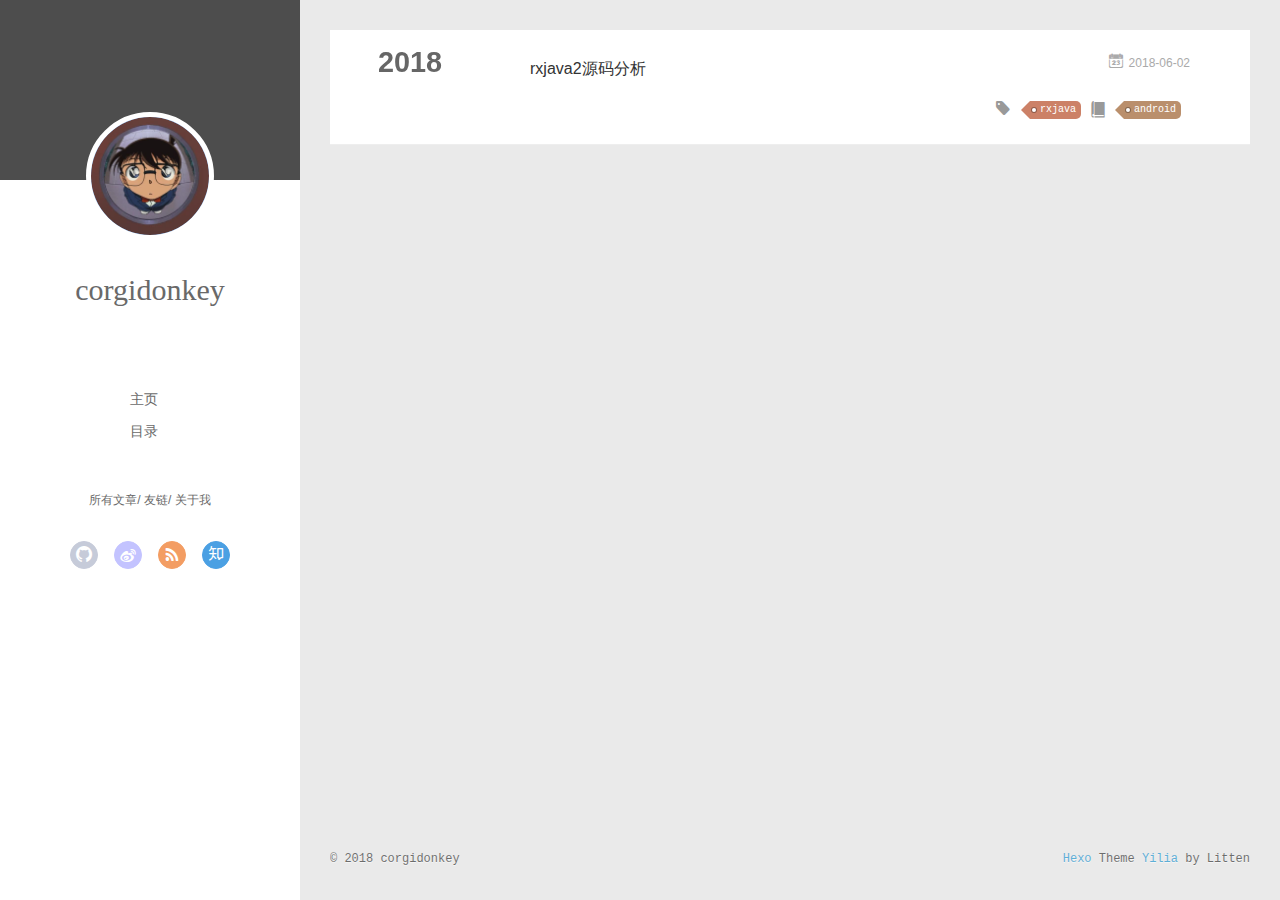
<file: categories/android/index.html>
<!DOCTYPE html>
<html>
<head>
  <meta charset="utf-8">
  
  <meta name="renderer" content="webkit">
  <meta http-equiv="X-UA-Compatible" content="IE=edge" >
  <link rel="dns-prefetch" href="http://yoursite.com">
  <title>Category: android | corgidonkey</title>
  <meta name="viewport" content="width=device-width, initial-scale=1, maximum-scale=1">
  <meta property="og:type" content="website">
<meta property="og:title" content="corgidonkey">
<meta property="og:url" content="http://yoursite.com/categories/android/index.html">
<meta property="og:site_name" content="corgidonkey">
<meta property="og:locale" content="default">
<meta name="twitter:card" content="summary">
<meta name="twitter:title" content="corgidonkey">
  
    <link rel="alternative" href="/atom.xml" title="corgidonkey" type="application/atom+xml">
  
  
    <link rel="icon" href="/favicon.png">
  
  <link rel="stylesheet" type="text/css" href="/./main.0cf68a.css">
  <style type="text/css">
  
    #container.show {
      background: linear-gradient(200deg,#a0cfe4,#e8c37e);
    }
  </style>
  

  

</head>

<body>
  <div id="container" q-class="show:isCtnShow">
    <canvas id="anm-canvas" class="anm-canvas"></canvas>
    <div class="left-col" q-class="show:isShow">
      
<div class="overlay" style="background: #4d4d4d"></div>
<div class="intrude-less">
	<header id="header" class="inner">
		<a href="/" class="profilepic">
			<img src="/img/avatar.jpg" class="js-avatar">
		</a>
		<hgroup>
		  <h1 class="header-author"><a href="/">corgidonkey</a></h1>
		</hgroup>
		

		<nav class="header-menu">
			<ul>
			
				<li><a href="/">主页</a></li>
	        
				<li><a href="/categories/android/">目录</a></li>
	        
			</ul>
		</nav>
		<nav class="header-smart-menu">
    		
    			
    			<a q-on="click: openSlider(e, 'innerArchive')" href="javascript:void(0)">所有文章</a>
    			
            
    			
    			<a q-on="click: openSlider(e, 'friends')" href="javascript:void(0)">友链</a>
    			
            
    			
    			<a q-on="click: openSlider(e, 'aboutme')" href="javascript:void(0)">关于我</a>
    			
            
		</nav>
		<nav class="header-nav">
			<div class="social">
				
					<a class="github" target="_blank" href="#" title="github"><i class="icon-github"></i></a>
		        
					<a class="weibo" target="_blank" href="#" title="weibo"><i class="icon-weibo"></i></a>
		        
					<a class="rss" target="_blank" href="#" title="rss"><i class="icon-rss"></i></a>
		        
					<a class="zhihu" target="_blank" href="#" title="zhihu"><i class="icon-zhihu"></i></a>
		        
			</div>
		</nav>
	</header>		
</div>

    </div>
    <div class="mid-col" q-class="show:isShow,hide:isShow|isFalse">
      
<nav id="mobile-nav">
  	<div class="overlay js-overlay" style="background: #4d4d4d"></div>
	<div class="btnctn js-mobile-btnctn">
  		<div class="slider-trigger list" q-on="click: openSlider(e)"><i class="icon icon-sort"></i></div>
	</div>
	<div class="intrude-less">
		<header id="header" class="inner">
			<div class="profilepic">
				<img src="/img/avatar.jpg" class="js-avatar">
			</div>
			<hgroup>
			  <h1 class="header-author js-header-author">corgidonkey</h1>
			</hgroup>
			
			
			
				
			
				
			
			
			
			<nav class="header-nav">
				<div class="social">
					
						<a class="github" target="_blank" href="#" title="github"><i class="icon-github"></i></a>
			        
						<a class="weibo" target="_blank" href="#" title="weibo"><i class="icon-weibo"></i></a>
			        
						<a class="rss" target="_blank" href="#" title="rss"><i class="icon-rss"></i></a>
			        
						<a class="zhihu" target="_blank" href="#" title="zhihu"><i class="icon-zhihu"></i></a>
			        
				</div>
			</nav>

			<nav class="header-menu js-header-menu">
				<ul style="width: 50%">
				
				
					<li style="width: 50%"><a href="/">主页</a></li>
		        
					<li style="width: 50%"><a href="/categories/android/">目录</a></li>
		        
				</ul>
			</nav>
		</header>				
	</div>
	<div class="mobile-mask" style="display:none" q-show="isShow"></div>
</nav>

      <div id="wrapper" class="body-wrap">
        <div class="menu-l">
          <div class="canvas-wrap">
            <canvas data-colors="#eaeaea" data-sectionHeight="100" data-contentId="js-content" id="myCanvas1" class="anm-canvas"></canvas>
          </div>
          <div id="js-content" class="content-ll">
            
  
  
    
    
      
      
      <section class="archives-wrap">
        <div class="archive-year-wrap">
          <a href="/archives/2018" class="archive-year">2018</a>
        </div>
        <div class="archives">
    
    <article class="archive-article archive-type-post">
  <div class="archive-article-inner">
    <header class="archive-article-header">
      	<div class="article-meta">
	      	<a href="/2018/06/02/rxjava2源码分析/" class="archive-article-date">
  	<time datetime="2018-06-02T09:39:20.000Z" itemprop="datePublished"><i class="icon-calendar icon"></i>2018-06-02</time>
</a>
        </div>
    	 
  
    <h1 itemprop="name">
      <a class="archive-article-title" href="/2018/06/02/rxjava2源码分析/">rxjava2源码分析</a>
    </h1>
  

        <div class="article-info info-on-right">
          
	<div class="article-tag tagcloud">
		<i class="icon-price-tags icon"></i>
		<ul class="article-tag-list">
			 
        		<li class="article-tag-list-item">
        			<a href="javascript:void(0)" class="js-tag article-tag-list-link color2">rxjava</a>
        		</li>
      		
		</ul>
	</div>

          
	<div class="article-category tagcloud">
		<i class="icon-book icon"></i>
		<ul class="article-tag-list">
			 
        		<li class="article-tag-list-item">
        			<a href="/categories/android//" class="article-tag-list-link color3">android</a>
        		</li>
      		
		</ul>
	</div>


        </div>
        <div class="clearfix"></div>
    </header>
  </div>
</article>
  
  
    </div></section>
  

    


          </div>
        </div>
      </div>
      <footer id="footer">
  <div class="outer">
    <div id="footer-info">
    	<div class="footer-left">
    		&copy; 2018 corgidonkey
    	</div>
      	<div class="footer-right">
      		<a href="http://hexo.io/" target="_blank">Hexo</a>  Theme <a href="https://github.com/litten/hexo-theme-yilia" target="_blank">Yilia</a> by Litten
      	</div>
    </div>
  </div>
</footer>
    </div>
    <script>
	var yiliaConfig = {
		mathjax: false,
		isHome: false,
		isPost: false,
		isArchive: false,
		isTag: false,
		isCategory: true,
		open_in_new: false,
		toc_hide_index: true,
		root: "/",
		innerArchive: true,
		showTags: false
	}
</script>

<script>!function(t){function n(e){if(r[e])return r[e].exports;var i=r[e]={exports:{},id:e,loaded:!1};return t[e].call(i.exports,i,i.exports,n),i.loaded=!0,i.exports}var r={};n.m=t,n.c=r,n.p="./",n(0)}([function(t,n,r){r(195),t.exports=r(191)},function(t,n,r){var e=r(3),i=r(52),o=r(27),u=r(28),c=r(53),f="prototype",a=function(t,n,r){var s,l,h,v,p=t&a.F,d=t&a.G,y=t&a.S,g=t&a.P,b=t&a.B,m=d?e:y?e[n]||(e[n]={}):(e[n]||{})[f],x=d?i:i[n]||(i[n]={}),w=x[f]||(x[f]={});d&&(r=n);for(s in r)l=!p&&m&&void 0!==m[s],h=(l?m:r)[s],v=b&&l?c(h,e):g&&"function"==typeof h?c(Function.call,h):h,m&&u(m,s,h,t&a.U),x[s]!=h&&o(x,s,v),g&&w[s]!=h&&(w[s]=h)};e.core=i,a.F=1,a.G=2,a.S=4,a.P=8,a.B=16,a.W=32,a.U=64,a.R=128,t.exports=a},function(t,n,r){var e=r(6);t.exports=function(t){if(!e(t))throw TypeError(t+" is not an object!");return t}},function(t,n){var r=t.exports="undefined"!=typeof window&&window.Math==Math?window:"undefined"!=typeof self&&self.Math==Math?self:Function("return this")();"number"==typeof __g&&(__g=r)},function(t,n){t.exports=function(t){try{return!!t()}catch(t){return!0}}},function(t,n){var r=t.exports="undefined"!=typeof window&&window.Math==Math?window:"undefined"!=typeof self&&self.Math==Math?self:Function("return this")();"number"==typeof __g&&(__g=r)},function(t,n){t.exports=function(t){return"object"==typeof t?null!==t:"function"==typeof t}},function(t,n,r){var e=r(126)("wks"),i=r(76),o=r(3).Symbol,u="function"==typeof o;(t.exports=function(t){return e[t]||(e[t]=u&&o[t]||(u?o:i)("Symbol."+t))}).store=e},function(t,n){var r={}.hasOwnProperty;t.exports=function(t,n){return r.call(t,n)}},function(t,n,r){var e=r(94),i=r(33);t.exports=function(t){return e(i(t))}},function(t,n,r){t.exports=!r(4)(function(){return 7!=Object.defineProperty({},"a",{get:function(){return 7}}).a})},function(t,n,r){var e=r(2),i=r(167),o=r(50),u=Object.defineProperty;n.f=r(10)?Object.defineProperty:function(t,n,r){if(e(t),n=o(n,!0),e(r),i)try{return u(t,n,r)}catch(t){}if("get"in r||"set"in r)throw TypeError("Accessors not supported!");return"value"in r&&(t[n]=r.value),t}},function(t,n,r){t.exports=!r(18)(function(){return 7!=Object.defineProperty({},"a",{get:function(){return 7}}).a})},function(t,n,r){var e=r(14),i=r(22);t.exports=r(12)?function(t,n,r){return e.f(t,n,i(1,r))}:function(t,n,r){return t[n]=r,t}},function(t,n,r){var e=r(20),i=r(58),o=r(42),u=Object.defineProperty;n.f=r(12)?Object.defineProperty:function(t,n,r){if(e(t),n=o(n,!0),e(r),i)try{return u(t,n,r)}catch(t){}if("get"in r||"set"in r)throw TypeError("Accessors not supported!");return"value"in r&&(t[n]=r.value),t}},function(t,n,r){var e=r(40)("wks"),i=r(23),o=r(5).Symbol,u="function"==typeof o;(t.exports=function(t){return e[t]||(e[t]=u&&o[t]||(u?o:i)("Symbol."+t))}).store=e},function(t,n,r){var e=r(67),i=Math.min;t.exports=function(t){return t>0?i(e(t),9007199254740991):0}},function(t,n,r){var e=r(46);t.exports=function(t){return Object(e(t))}},function(t,n){t.exports=function(t){try{return!!t()}catch(t){return!0}}},function(t,n,r){var e=r(63),i=r(34);t.exports=Object.keys||function(t){return e(t,i)}},function(t,n,r){var e=r(21);t.exports=function(t){if(!e(t))throw TypeError(t+" is not an object!");return t}},function(t,n){t.exports=function(t){return"object"==typeof t?null!==t:"function"==typeof t}},function(t,n){t.exports=function(t,n){return{enumerable:!(1&t),configurable:!(2&t),writable:!(4&t),value:n}}},function(t,n){var r=0,e=Math.random();t.exports=function(t){return"Symbol(".concat(void 0===t?"":t,")_",(++r+e).toString(36))}},function(t,n){var r={}.hasOwnProperty;t.exports=function(t,n){return r.call(t,n)}},function(t,n){var r=t.exports={version:"2.4.0"};"number"==typeof __e&&(__e=r)},function(t,n){t.exports=function(t){if("function"!=typeof t)throw TypeError(t+" is not a function!");return t}},function(t,n,r){var e=r(11),i=r(66);t.exports=r(10)?function(t,n,r){return e.f(t,n,i(1,r))}:function(t,n,r){return t[n]=r,t}},function(t,n,r){var e=r(3),i=r(27),o=r(24),u=r(76)("src"),c="toString",f=Function[c],a=(""+f).split(c);r(52).inspectSource=function(t){return f.call(t)},(t.exports=function(t,n,r,c){var f="function"==typeof r;f&&(o(r,"name")||i(r,"name",n)),t[n]!==r&&(f&&(o(r,u)||i(r,u,t[n]?""+t[n]:a.join(String(n)))),t===e?t[n]=r:c?t[n]?t[n]=r:i(t,n,r):(delete t[n],i(t,n,r)))})(Function.prototype,c,function(){return"function"==typeof this&&this[u]||f.call(this)})},function(t,n,r){var e=r(1),i=r(4),o=r(46),u=function(t,n,r,e){var i=String(o(t)),u="<"+n;return""!==r&&(u+=" "+r+'="'+String(e).replace(/"/g,"&quot;")+'"'),u+">"+i+"</"+n+">"};t.exports=function(t,n){var r={};r[t]=n(u),e(e.P+e.F*i(function(){var n=""[t]('"');return n!==n.toLowerCase()||n.split('"').length>3}),"String",r)}},function(t,n,r){var e=r(115),i=r(46);t.exports=function(t){return e(i(t))}},function(t,n,r){var e=r(116),i=r(66),o=r(30),u=r(50),c=r(24),f=r(167),a=Object.getOwnPropertyDescriptor;n.f=r(10)?a:function(t,n){if(t=o(t),n=u(n,!0),f)try{return a(t,n)}catch(t){}if(c(t,n))return i(!e.f.call(t,n),t[n])}},function(t,n,r){var e=r(24),i=r(17),o=r(145)("IE_PROTO"),u=Object.prototype;t.exports=Object.getPrototypeOf||function(t){return t=i(t),e(t,o)?t[o]:"function"==typeof t.constructor&&t instanceof t.constructor?t.constructor.prototype:t instanceof Object?u:null}},function(t,n){t.exports=function(t){if(void 0==t)throw TypeError("Can't call method on  "+t);return t}},function(t,n){t.exports="constructor,hasOwnProperty,isPrototypeOf,propertyIsEnumerable,toLocaleString,toString,valueOf".split(",")},function(t,n){t.exports={}},function(t,n){t.exports=!0},function(t,n){n.f={}.propertyIsEnumerable},function(t,n,r){var e=r(14).f,i=r(8),o=r(15)("toStringTag");t.exports=function(t,n,r){t&&!i(t=r?t:t.prototype,o)&&e(t,o,{configurable:!0,value:n})}},function(t,n,r){var e=r(40)("keys"),i=r(23);t.exports=function(t){return e[t]||(e[t]=i(t))}},function(t,n,r){var e=r(5),i="__core-js_shared__",o=e[i]||(e[i]={});t.exports=function(t){return o[t]||(o[t]={})}},function(t,n){var r=Math.ceil,e=Math.floor;t.exports=function(t){return isNaN(t=+t)?0:(t>0?e:r)(t)}},function(t,n,r){var e=r(21);t.exports=function(t,n){if(!e(t))return t;var r,i;if(n&&"function"==typeof(r=t.toString)&&!e(i=r.call(t)))return i;if("function"==typeof(r=t.valueOf)&&!e(i=r.call(t)))return i;if(!n&&"function"==typeof(r=t.toString)&&!e(i=r.call(t)))return i;throw TypeError("Can't convert object to primitive value")}},function(t,n,r){var e=r(5),i=r(25),o=r(36),u=r(44),c=r(14).f;t.exports=function(t){var n=i.Symbol||(i.Symbol=o?{}:e.Symbol||{});"_"==t.charAt(0)||t in n||c(n,t,{value:u.f(t)})}},function(t,n,r){n.f=r(15)},function(t,n){var r={}.toString;t.exports=function(t){return r.call(t).slice(8,-1)}},function(t,n){t.exports=function(t){if(void 0==t)throw TypeError("Can't call method on  "+t);return t}},function(t,n,r){var e=r(4);t.exports=function(t,n){return!!t&&e(function(){n?t.call(null,function(){},1):t.call(null)})}},function(t,n,r){var e=r(53),i=r(115),o=r(17),u=r(16),c=r(203);t.exports=function(t,n){var r=1==t,f=2==t,a=3==t,s=4==t,l=6==t,h=5==t||l,v=n||c;return function(n,c,p){for(var d,y,g=o(n),b=i(g),m=e(c,p,3),x=u(b.length),w=0,S=r?v(n,x):f?v(n,0):void 0;x>w;w++)if((h||w in b)&&(d=b[w],y=m(d,w,g),t))if(r)S[w]=y;else if(y)switch(t){case 3:return!0;case 5:return d;case 6:return w;case 2:S.push(d)}else if(s)return!1;return l?-1:a||s?s:S}}},function(t,n,r){var e=r(1),i=r(52),o=r(4);t.exports=function(t,n){var r=(i.Object||{})[t]||Object[t],u={};u[t]=n(r),e(e.S+e.F*o(function(){r(1)}),"Object",u)}},function(t,n,r){var e=r(6);t.exports=function(t,n){if(!e(t))return t;var r,i;if(n&&"function"==typeof(r=t.toString)&&!e(i=r.call(t)))return i;if("function"==typeof(r=t.valueOf)&&!e(i=r.call(t)))return i;if(!n&&"function"==typeof(r=t.toString)&&!e(i=r.call(t)))return i;throw TypeError("Can't convert object to primitive value")}},function(t,n,r){var e=r(5),i=r(25),o=r(91),u=r(13),c="prototype",f=function(t,n,r){var a,s,l,h=t&f.F,v=t&f.G,p=t&f.S,d=t&f.P,y=t&f.B,g=t&f.W,b=v?i:i[n]||(i[n]={}),m=b[c],x=v?e:p?e[n]:(e[n]||{})[c];v&&(r=n);for(a in r)(s=!h&&x&&void 0!==x[a])&&a in b||(l=s?x[a]:r[a],b[a]=v&&"function"!=typeof x[a]?r[a]:y&&s?o(l,e):g&&x[a]==l?function(t){var n=function(n,r,e){if(this instanceof t){switch(arguments.length){case 0:return new t;case 1:return new t(n);case 2:return new t(n,r)}return new t(n,r,e)}return t.apply(this,arguments)};return n[c]=t[c],n}(l):d&&"function"==typeof l?o(Function.call,l):l,d&&((b.virtual||(b.virtual={}))[a]=l,t&f.R&&m&&!m[a]&&u(m,a,l)))};f.F=1,f.G=2,f.S=4,f.P=8,f.B=16,f.W=32,f.U=64,f.R=128,t.exports=f},function(t,n){var r=t.exports={version:"2.4.0"};"number"==typeof __e&&(__e=r)},function(t,n,r){var e=r(26);t.exports=function(t,n,r){if(e(t),void 0===n)return t;switch(r){case 1:return function(r){return t.call(n,r)};case 2:return function(r,e){return t.call(n,r,e)};case 3:return function(r,e,i){return t.call(n,r,e,i)}}return function(){return t.apply(n,arguments)}}},function(t,n,r){var e=r(183),i=r(1),o=r(126)("metadata"),u=o.store||(o.store=new(r(186))),c=function(t,n,r){var i=u.get(t);if(!i){if(!r)return;u.set(t,i=new e)}var o=i.get(n);if(!o){if(!r)return;i.set(n,o=new e)}return o},f=function(t,n,r){var e=c(n,r,!1);return void 0!==e&&e.has(t)},a=function(t,n,r){var e=c(n,r,!1);return void 0===e?void 0:e.get(t)},s=function(t,n,r,e){c(r,e,!0).set(t,n)},l=function(t,n){var r=c(t,n,!1),e=[];return r&&r.forEach(function(t,n){e.push(n)}),e},h=function(t){return void 0===t||"symbol"==typeof t?t:String(t)},v=function(t){i(i.S,"Reflect",t)};t.exports={store:u,map:c,has:f,get:a,set:s,keys:l,key:h,exp:v}},function(t,n,r){"use strict";if(r(10)){var e=r(69),i=r(3),o=r(4),u=r(1),c=r(127),f=r(152),a=r(53),s=r(68),l=r(66),h=r(27),v=r(73),p=r(67),d=r(16),y=r(75),g=r(50),b=r(24),m=r(180),x=r(114),w=r(6),S=r(17),_=r(137),O=r(70),E=r(32),P=r(71).f,j=r(154),F=r(76),M=r(7),A=r(48),N=r(117),T=r(146),I=r(155),k=r(80),L=r(123),R=r(74),C=r(130),D=r(160),U=r(11),W=r(31),G=U.f,B=W.f,V=i.RangeError,z=i.TypeError,q=i.Uint8Array,K="ArrayBuffer",J="Shared"+K,Y="BYTES_PER_ELEMENT",H="prototype",$=Array[H],X=f.ArrayBuffer,Q=f.DataView,Z=A(0),tt=A(2),nt=A(3),rt=A(4),et=A(5),it=A(6),ot=N(!0),ut=N(!1),ct=I.values,ft=I.keys,at=I.entries,st=$.lastIndexOf,lt=$.reduce,ht=$.reduceRight,vt=$.join,pt=$.sort,dt=$.slice,yt=$.toString,gt=$.toLocaleString,bt=M("iterator"),mt=M("toStringTag"),xt=F("typed_constructor"),wt=F("def_constructor"),St=c.CONSTR,_t=c.TYPED,Ot=c.VIEW,Et="Wrong length!",Pt=A(1,function(t,n){return Tt(T(t,t[wt]),n)}),jt=o(function(){return 1===new q(new Uint16Array([1]).buffer)[0]}),Ft=!!q&&!!q[H].set&&o(function(){new q(1).set({})}),Mt=function(t,n){if(void 0===t)throw z(Et);var r=+t,e=d(t);if(n&&!m(r,e))throw V(Et);return e},At=function(t,n){var r=p(t);if(r<0||r%n)throw V("Wrong offset!");return r},Nt=function(t){if(w(t)&&_t in t)return t;throw z(t+" is not a typed array!")},Tt=function(t,n){if(!(w(t)&&xt in t))throw z("It is not a typed array constructor!");return new t(n)},It=function(t,n){return kt(T(t,t[wt]),n)},kt=function(t,n){for(var r=0,e=n.length,i=Tt(t,e);e>r;)i[r]=n[r++];return i},Lt=function(t,n,r){G(t,n,{get:function(){return this._d[r]}})},Rt=function(t){var n,r,e,i,o,u,c=S(t),f=arguments.length,s=f>1?arguments[1]:void 0,l=void 0!==s,h=j(c);if(void 0!=h&&!_(h)){for(u=h.call(c),e=[],n=0;!(o=u.next()).done;n++)e.push(o.value);c=e}for(l&&f>2&&(s=a(s,arguments[2],2)),n=0,r=d(c.length),i=Tt(this,r);r>n;n++)i[n]=l?s(c[n],n):c[n];return i},Ct=function(){for(var t=0,n=arguments.length,r=Tt(this,n);n>t;)r[t]=arguments[t++];return r},Dt=!!q&&o(function(){gt.call(new q(1))}),Ut=function(){return gt.apply(Dt?dt.call(Nt(this)):Nt(this),arguments)},Wt={copyWithin:function(t,n){return D.call(Nt(this),t,n,arguments.length>2?arguments[2]:void 0)},every:function(t){return rt(Nt(this),t,arguments.length>1?arguments[1]:void 0)},fill:function(t){return C.apply(Nt(this),arguments)},filter:function(t){return It(this,tt(Nt(this),t,arguments.length>1?arguments[1]:void 0))},find:function(t){return et(Nt(this),t,arguments.length>1?arguments[1]:void 0)},findIndex:function(t){return it(Nt(this),t,arguments.length>1?arguments[1]:void 0)},forEach:function(t){Z(Nt(this),t,arguments.length>1?arguments[1]:void 0)},indexOf:function(t){return ut(Nt(this),t,arguments.length>1?arguments[1]:void 0)},includes:function(t){return ot(Nt(this),t,arguments.length>1?arguments[1]:void 0)},join:function(t){return vt.apply(Nt(this),arguments)},lastIndexOf:function(t){return st.apply(Nt(this),arguments)},map:function(t){return Pt(Nt(this),t,arguments.length>1?arguments[1]:void 0)},reduce:function(t){return lt.apply(Nt(this),arguments)},reduceRight:function(t){return ht.apply(Nt(this),arguments)},reverse:function(){for(var t,n=this,r=Nt(n).length,e=Math.floor(r/2),i=0;i<e;)t=n[i],n[i++]=n[--r],n[r]=t;return n},some:function(t){return nt(Nt(this),t,arguments.length>1?arguments[1]:void 0)},sort:function(t){return pt.call(Nt(this),t)},subarray:function(t,n){var r=Nt(this),e=r.length,i=y(t,e);return new(T(r,r[wt]))(r.buffer,r.byteOffset+i*r.BYTES_PER_ELEMENT,d((void 0===n?e:y(n,e))-i))}},Gt=function(t,n){return It(this,dt.call(Nt(this),t,n))},Bt=function(t){Nt(this);var n=At(arguments[1],1),r=this.length,e=S(t),i=d(e.length),o=0;if(i+n>r)throw V(Et);for(;o<i;)this[n+o]=e[o++]},Vt={entries:function(){return at.call(Nt(this))},keys:function(){return ft.call(Nt(this))},values:function(){return ct.call(Nt(this))}},zt=function(t,n){return w(t)&&t[_t]&&"symbol"!=typeof n&&n in t&&String(+n)==String(n)},qt=function(t,n){return zt(t,n=g(n,!0))?l(2,t[n]):B(t,n)},Kt=function(t,n,r){return!(zt(t,n=g(n,!0))&&w(r)&&b(r,"value"))||b(r,"get")||b(r,"set")||r.configurable||b(r,"writable")&&!r.writable||b(r,"enumerable")&&!r.enumerable?G(t,n,r):(t[n]=r.value,t)};St||(W.f=qt,U.f=Kt),u(u.S+u.F*!St,"Object",{getOwnPropertyDescriptor:qt,defineProperty:Kt}),o(function(){yt.call({})})&&(yt=gt=function(){return vt.call(this)});var Jt=v({},Wt);v(Jt,Vt),h(Jt,bt,Vt.values),v(Jt,{slice:Gt,set:Bt,constructor:function(){},toString:yt,toLocaleString:Ut}),Lt(Jt,"buffer","b"),Lt(Jt,"byteOffset","o"),Lt(Jt,"byteLength","l"),Lt(Jt,"length","e"),G(Jt,mt,{get:function(){return this[_t]}}),t.exports=function(t,n,r,f){f=!!f;var a=t+(f?"Clamped":"")+"Array",l="Uint8Array"!=a,v="get"+t,p="set"+t,y=i[a],g=y||{},b=y&&E(y),m=!y||!c.ABV,S={},_=y&&y[H],j=function(t,r){var e=t._d;return e.v[v](r*n+e.o,jt)},F=function(t,r,e){var i=t._d;f&&(e=(e=Math.round(e))<0?0:e>255?255:255&e),i.v[p](r*n+i.o,e,jt)},M=function(t,n){G(t,n,{get:function(){return j(this,n)},set:function(t){return F(this,n,t)},enumerable:!0})};m?(y=r(function(t,r,e,i){s(t,y,a,"_d");var o,u,c,f,l=0,v=0;if(w(r)){if(!(r instanceof X||(f=x(r))==K||f==J))return _t in r?kt(y,r):Rt.call(y,r);o=r,v=At(e,n);var p=r.byteLength;if(void 0===i){if(p%n)throw V(Et);if((u=p-v)<0)throw V(Et)}else if((u=d(i)*n)+v>p)throw V(Et);c=u/n}else c=Mt(r,!0),u=c*n,o=new X(u);for(h(t,"_d",{b:o,o:v,l:u,e:c,v:new Q(o)});l<c;)M(t,l++)}),_=y[H]=O(Jt),h(_,"constructor",y)):L(function(t){new y(null),new y(t)},!0)||(y=r(function(t,r,e,i){s(t,y,a);var o;return w(r)?r instanceof X||(o=x(r))==K||o==J?void 0!==i?new g(r,At(e,n),i):void 0!==e?new g(r,At(e,n)):new g(r):_t in r?kt(y,r):Rt.call(y,r):new g(Mt(r,l))}),Z(b!==Function.prototype?P(g).concat(P(b)):P(g),function(t){t in y||h(y,t,g[t])}),y[H]=_,e||(_.constructor=y));var A=_[bt],N=!!A&&("values"==A.name||void 0==A.name),T=Vt.values;h(y,xt,!0),h(_,_t,a),h(_,Ot,!0),h(_,wt,y),(f?new y(1)[mt]==a:mt in _)||G(_,mt,{get:function(){return a}}),S[a]=y,u(u.G+u.W+u.F*(y!=g),S),u(u.S,a,{BYTES_PER_ELEMENT:n,from:Rt,of:Ct}),Y in _||h(_,Y,n),u(u.P,a,Wt),R(a),u(u.P+u.F*Ft,a,{set:Bt}),u(u.P+u.F*!N,a,Vt),u(u.P+u.F*(_.toString!=yt),a,{toString:yt}),u(u.P+u.F*o(function(){new y(1).slice()}),a,{slice:Gt}),u(u.P+u.F*(o(function(){return[1,2].toLocaleString()!=new y([1,2]).toLocaleString()})||!o(function(){_.toLocaleString.call([1,2])})),a,{toLocaleString:Ut}),k[a]=N?A:T,e||N||h(_,bt,T)}}else t.exports=function(){}},function(t,n){var r={}.toString;t.exports=function(t){return r.call(t).slice(8,-1)}},function(t,n,r){var e=r(21),i=r(5).document,o=e(i)&&e(i.createElement);t.exports=function(t){return o?i.createElement(t):{}}},function(t,n,r){t.exports=!r(12)&&!r(18)(function(){return 7!=Object.defineProperty(r(57)("div"),"a",{get:function(){return 7}}).a})},function(t,n,r){"use strict";var e=r(36),i=r(51),o=r(64),u=r(13),c=r(8),f=r(35),a=r(96),s=r(38),l=r(103),h=r(15)("iterator"),v=!([].keys&&"next"in[].keys()),p="keys",d="values",y=function(){return this};t.exports=function(t,n,r,g,b,m,x){a(r,n,g);var w,S,_,O=function(t){if(!v&&t in F)return F[t];switch(t){case p:case d:return function(){return new r(this,t)}}return function(){return new r(this,t)}},E=n+" Iterator",P=b==d,j=!1,F=t.prototype,M=F[h]||F["@@iterator"]||b&&F[b],A=M||O(b),N=b?P?O("entries"):A:void 0,T="Array"==n?F.entries||M:M;if(T&&(_=l(T.call(new t)))!==Object.prototype&&(s(_,E,!0),e||c(_,h)||u(_,h,y)),P&&M&&M.name!==d&&(j=!0,A=function(){return M.call(this)}),e&&!x||!v&&!j&&F[h]||u(F,h,A),f[n]=A,f[E]=y,b)if(w={values:P?A:O(d),keys:m?A:O(p),entries:N},x)for(S in w)S in F||o(F,S,w[S]);else i(i.P+i.F*(v||j),n,w);return w}},function(t,n,r){var e=r(20),i=r(100),o=r(34),u=r(39)("IE_PROTO"),c=function(){},f="prototype",a=function(){var t,n=r(57)("iframe"),e=o.length;for(n.style.display="none",r(93).appendChild(n),n.src="javascript:",t=n.contentWindow.document,t.open(),t.write("<script>document.F=Object<\/script>"),t.close(),a=t.F;e--;)delete a[f][o[e]];return a()};t.exports=Object.create||function(t,n){var r;return null!==t?(c[f]=e(t),r=new c,c[f]=null,r[u]=t):r=a(),void 0===n?r:i(r,n)}},function(t,n,r){var e=r(63),i=r(34).concat("length","prototype");n.f=Object.getOwnPropertyNames||function(t){return e(t,i)}},function(t,n){n.f=Object.getOwnPropertySymbols},function(t,n,r){var e=r(8),i=r(9),o=r(90)(!1),u=r(39)("IE_PROTO");t.exports=function(t,n){var r,c=i(t),f=0,a=[];for(r in c)r!=u&&e(c,r)&&a.push(r);for(;n.length>f;)e(c,r=n[f++])&&(~o(a,r)||a.push(r));return a}},function(t,n,r){t.exports=r(13)},function(t,n,r){var e=r(76)("meta"),i=r(6),o=r(24),u=r(11).f,c=0,f=Object.isExtensible||function(){return!0},a=!r(4)(function(){return f(Object.preventExtensions({}))}),s=function(t){u(t,e,{value:{i:"O"+ ++c,w:{}}})},l=function(t,n){if(!i(t))return"symbol"==typeof t?t:("string"==typeof t?"S":"P")+t;if(!o(t,e)){if(!f(t))return"F";if(!n)return"E";s(t)}return t[e].i},h=function(t,n){if(!o(t,e)){if(!f(t))return!0;if(!n)return!1;s(t)}return t[e].w},v=function(t){return a&&p.NEED&&f(t)&&!o(t,e)&&s(t),t},p=t.exports={KEY:e,NEED:!1,fastKey:l,getWeak:h,onFreeze:v}},function(t,n){t.exports=function(t,n){return{enumerable:!(1&t),configurable:!(2&t),writable:!(4&t),value:n}}},function(t,n){var r=Math.ceil,e=Math.floor;t.exports=function(t){return isNaN(t=+t)?0:(t>0?e:r)(t)}},function(t,n){t.exports=function(t,n,r,e){if(!(t instanceof n)||void 0!==e&&e in t)throw TypeError(r+": incorrect invocation!");return t}},function(t,n){t.exports=!1},function(t,n,r){var e=r(2),i=r(173),o=r(133),u=r(145)("IE_PROTO"),c=function(){},f="prototype",a=function(){var t,n=r(132)("iframe"),e=o.length;for(n.style.display="none",r(135).appendChild(n),n.src="javascript:",t=n.contentWindow.document,t.open(),t.write("<script>document.F=Object<\/script>"),t.close(),a=t.F;e--;)delete a[f][o[e]];return a()};t.exports=Object.create||function(t,n){var r;return null!==t?(c[f]=e(t),r=new c,c[f]=null,r[u]=t):r=a(),void 0===n?r:i(r,n)}},function(t,n,r){var e=r(175),i=r(133).concat("length","prototype");n.f=Object.getOwnPropertyNames||function(t){return e(t,i)}},function(t,n,r){var e=r(175),i=r(133);t.exports=Object.keys||function(t){return e(t,i)}},function(t,n,r){var e=r(28);t.exports=function(t,n,r){for(var i in n)e(t,i,n[i],r);return t}},function(t,n,r){"use strict";var e=r(3),i=r(11),o=r(10),u=r(7)("species");t.exports=function(t){var n=e[t];o&&n&&!n[u]&&i.f(n,u,{configurable:!0,get:function(){return this}})}},function(t,n,r){var e=r(67),i=Math.max,o=Math.min;t.exports=function(t,n){return t=e(t),t<0?i(t+n,0):o(t,n)}},function(t,n){var r=0,e=Math.random();t.exports=function(t){return"Symbol(".concat(void 0===t?"":t,")_",(++r+e).toString(36))}},function(t,n,r){var e=r(33);t.exports=function(t){return Object(e(t))}},function(t,n,r){var e=r(7)("unscopables"),i=Array.prototype;void 0==i[e]&&r(27)(i,e,{}),t.exports=function(t){i[e][t]=!0}},function(t,n,r){var e=r(53),i=r(169),o=r(137),u=r(2),c=r(16),f=r(154),a={},s={},n=t.exports=function(t,n,r,l,h){var v,p,d,y,g=h?function(){return t}:f(t),b=e(r,l,n?2:1),m=0;if("function"!=typeof g)throw TypeError(t+" is not iterable!");if(o(g)){for(v=c(t.length);v>m;m++)if((y=n?b(u(p=t[m])[0],p[1]):b(t[m]))===a||y===s)return y}else for(d=g.call(t);!(p=d.next()).done;)if((y=i(d,b,p.value,n))===a||y===s)return y};n.BREAK=a,n.RETURN=s},function(t,n){t.exports={}},function(t,n,r){var e=r(11).f,i=r(24),o=r(7)("toStringTag");t.exports=function(t,n,r){t&&!i(t=r?t:t.prototype,o)&&e(t,o,{configurable:!0,value:n})}},function(t,n,r){var e=r(1),i=r(46),o=r(4),u=r(150),c="["+u+"]",f="​",a=RegExp("^"+c+c+"*"),s=RegExp(c+c+"*$"),l=function(t,n,r){var i={},c=o(function(){return!!u[t]()||f[t]()!=f}),a=i[t]=c?n(h):u[t];r&&(i[r]=a),e(e.P+e.F*c,"String",i)},h=l.trim=function(t,n){return t=String(i(t)),1&n&&(t=t.replace(a,"")),2&n&&(t=t.replace(s,"")),t};t.exports=l},function(t,n,r){t.exports={default:r(86),__esModule:!0}},function(t,n,r){t.exports={default:r(87),__esModule:!0}},function(t,n,r){"use strict";function e(t){return t&&t.__esModule?t:{default:t}}n.__esModule=!0;var i=r(84),o=e(i),u=r(83),c=e(u),f="function"==typeof c.default&&"symbol"==typeof o.default?function(t){return typeof t}:function(t){return t&&"function"==typeof c.default&&t.constructor===c.default&&t!==c.default.prototype?"symbol":typeof t};n.default="function"==typeof c.default&&"symbol"===f(o.default)?function(t){return void 0===t?"undefined":f(t)}:function(t){return t&&"function"==typeof c.default&&t.constructor===c.default&&t!==c.default.prototype?"symbol":void 0===t?"undefined":f(t)}},function(t,n,r){r(110),r(108),r(111),r(112),t.exports=r(25).Symbol},function(t,n,r){r(109),r(113),t.exports=r(44).f("iterator")},function(t,n){t.exports=function(t){if("function"!=typeof t)throw TypeError(t+" is not a function!");return t}},function(t,n){t.exports=function(){}},function(t,n,r){var e=r(9),i=r(106),o=r(105);t.exports=function(t){return function(n,r,u){var c,f=e(n),a=i(f.length),s=o(u,a);if(t&&r!=r){for(;a>s;)if((c=f[s++])!=c)return!0}else for(;a>s;s++)if((t||s in f)&&f[s]===r)return t||s||0;return!t&&-1}}},function(t,n,r){var e=r(88);t.exports=function(t,n,r){if(e(t),void 0===n)return t;switch(r){case 1:return function(r){return t.call(n,r)};case 2:return function(r,e){return t.call(n,r,e)};case 3:return function(r,e,i){return t.call(n,r,e,i)}}return function(){return t.apply(n,arguments)}}},function(t,n,r){var e=r(19),i=r(62),o=r(37);t.exports=function(t){var n=e(t),r=i.f;if(r)for(var u,c=r(t),f=o.f,a=0;c.length>a;)f.call(t,u=c[a++])&&n.push(u);return n}},function(t,n,r){t.exports=r(5).document&&document.documentElement},function(t,n,r){var e=r(56);t.exports=Object("z").propertyIsEnumerable(0)?Object:function(t){return"String"==e(t)?t.split(""):Object(t)}},function(t,n,r){var e=r(56);t.exports=Array.isArray||function(t){return"Array"==e(t)}},function(t,n,r){"use strict";var e=r(60),i=r(22),o=r(38),u={};r(13)(u,r(15)("iterator"),function(){return this}),t.exports=function(t,n,r){t.prototype=e(u,{next:i(1,r)}),o(t,n+" Iterator")}},function(t,n){t.exports=function(t,n){return{value:n,done:!!t}}},function(t,n,r){var e=r(19),i=r(9);t.exports=function(t,n){for(var r,o=i(t),u=e(o),c=u.length,f=0;c>f;)if(o[r=u[f++]]===n)return r}},function(t,n,r){var e=r(23)("meta"),i=r(21),o=r(8),u=r(14).f,c=0,f=Object.isExtensible||function(){return!0},a=!r(18)(function(){return f(Object.preventExtensions({}))}),s=function(t){u(t,e,{value:{i:"O"+ ++c,w:{}}})},l=function(t,n){if(!i(t))return"symbol"==typeof t?t:("string"==typeof t?"S":"P")+t;if(!o(t,e)){if(!f(t))return"F";if(!n)return"E";s(t)}return t[e].i},h=function(t,n){if(!o(t,e)){if(!f(t))return!0;if(!n)return!1;s(t)}return t[e].w},v=function(t){return a&&p.NEED&&f(t)&&!o(t,e)&&s(t),t},p=t.exports={KEY:e,NEED:!1,fastKey:l,getWeak:h,onFreeze:v}},function(t,n,r){var e=r(14),i=r(20),o=r(19);t.exports=r(12)?Object.defineProperties:function(t,n){i(t);for(var r,u=o(n),c=u.length,f=0;c>f;)e.f(t,r=u[f++],n[r]);return t}},function(t,n,r){var e=r(37),i=r(22),o=r(9),u=r(42),c=r(8),f=r(58),a=Object.getOwnPropertyDescriptor;n.f=r(12)?a:function(t,n){if(t=o(t),n=u(n,!0),f)try{return a(t,n)}catch(t){}if(c(t,n))return i(!e.f.call(t,n),t[n])}},function(t,n,r){var e=r(9),i=r(61).f,o={}.toString,u="object"==typeof window&&window&&Object.getOwnPropertyNames?Object.getOwnPropertyNames(window):[],c=function(t){try{return i(t)}catch(t){return u.slice()}};t.exports.f=function(t){return u&&"[object Window]"==o.call(t)?c(t):i(e(t))}},function(t,n,r){var e=r(8),i=r(77),o=r(39)("IE_PROTO"),u=Object.prototype;t.exports=Object.getPrototypeOf||function(t){return t=i(t),e(t,o)?t[o]:"function"==typeof t.constructor&&t instanceof t.constructor?t.constructor.prototype:t instanceof Object?u:null}},function(t,n,r){var e=r(41),i=r(33);t.exports=function(t){return function(n,r){var o,u,c=String(i(n)),f=e(r),a=c.length;return f<0||f>=a?t?"":void 0:(o=c.charCodeAt(f),o<55296||o>56319||f+1===a||(u=c.charCodeAt(f+1))<56320||u>57343?t?c.charAt(f):o:t?c.slice(f,f+2):u-56320+(o-55296<<10)+65536)}}},function(t,n,r){var e=r(41),i=Math.max,o=Math.min;t.exports=function(t,n){return t=e(t),t<0?i(t+n,0):o(t,n)}},function(t,n,r){var e=r(41),i=Math.min;t.exports=function(t){return t>0?i(e(t),9007199254740991):0}},function(t,n,r){"use strict";var e=r(89),i=r(97),o=r(35),u=r(9);t.exports=r(59)(Array,"Array",function(t,n){this._t=u(t),this._i=0,this._k=n},function(){var t=this._t,n=this._k,r=this._i++;return!t||r>=t.length?(this._t=void 0,i(1)):"keys"==n?i(0,r):"values"==n?i(0,t[r]):i(0,[r,t[r]])},"values"),o.Arguments=o.Array,e("keys"),e("values"),e("entries")},function(t,n){},function(t,n,r){"use strict";var e=r(104)(!0);r(59)(String,"String",function(t){this._t=String(t),this._i=0},function(){var t,n=this._t,r=this._i;return r>=n.length?{value:void 0,done:!0}:(t=e(n,r),this._i+=t.length,{value:t,done:!1})})},function(t,n,r){"use strict";var e=r(5),i=r(8),o=r(12),u=r(51),c=r(64),f=r(99).KEY,a=r(18),s=r(40),l=r(38),h=r(23),v=r(15),p=r(44),d=r(43),y=r(98),g=r(92),b=r(95),m=r(20),x=r(9),w=r(42),S=r(22),_=r(60),O=r(102),E=r(101),P=r(14),j=r(19),F=E.f,M=P.f,A=O.f,N=e.Symbol,T=e.JSON,I=T&&T.stringify,k="prototype",L=v("_hidden"),R=v("toPrimitive"),C={}.propertyIsEnumerable,D=s("symbol-registry"),U=s("symbols"),W=s("op-symbols"),G=Object[k],B="function"==typeof N,V=e.QObject,z=!V||!V[k]||!V[k].findChild,q=o&&a(function(){return 7!=_(M({},"a",{get:function(){return M(this,"a",{value:7}).a}})).a})?function(t,n,r){var e=F(G,n);e&&delete G[n],M(t,n,r),e&&t!==G&&M(G,n,e)}:M,K=function(t){var n=U[t]=_(N[k]);return n._k=t,n},J=B&&"symbol"==typeof N.iterator?function(t){return"symbol"==typeof t}:function(t){return t instanceof N},Y=function(t,n,r){return t===G&&Y(W,n,r),m(t),n=w(n,!0),m(r),i(U,n)?(r.enumerable?(i(t,L)&&t[L][n]&&(t[L][n]=!1),r=_(r,{enumerable:S(0,!1)})):(i(t,L)||M(t,L,S(1,{})),t[L][n]=!0),q(t,n,r)):M(t,n,r)},H=function(t,n){m(t);for(var r,e=g(n=x(n)),i=0,o=e.length;o>i;)Y(t,r=e[i++],n[r]);return t},$=function(t,n){return void 0===n?_(t):H(_(t),n)},X=function(t){var n=C.call(this,t=w(t,!0));return!(this===G&&i(U,t)&&!i(W,t))&&(!(n||!i(this,t)||!i(U,t)||i(this,L)&&this[L][t])||n)},Q=function(t,n){if(t=x(t),n=w(n,!0),t!==G||!i(U,n)||i(W,n)){var r=F(t,n);return!r||!i(U,n)||i(t,L)&&t[L][n]||(r.enumerable=!0),r}},Z=function(t){for(var n,r=A(x(t)),e=[],o=0;r.length>o;)i(U,n=r[o++])||n==L||n==f||e.push(n);return e},tt=function(t){for(var n,r=t===G,e=A(r?W:x(t)),o=[],u=0;e.length>u;)!i(U,n=e[u++])||r&&!i(G,n)||o.push(U[n]);return o};B||(N=function(){if(this instanceof N)throw TypeError("Symbol is not a constructor!");var t=h(arguments.length>0?arguments[0]:void 0),n=function(r){this===G&&n.call(W,r),i(this,L)&&i(this[L],t)&&(this[L][t]=!1),q(this,t,S(1,r))};return o&&z&&q(G,t,{configurable:!0,set:n}),K(t)},c(N[k],"toString",function(){return this._k}),E.f=Q,P.f=Y,r(61).f=O.f=Z,r(37).f=X,r(62).f=tt,o&&!r(36)&&c(G,"propertyIsEnumerable",X,!0),p.f=function(t){return K(v(t))}),u(u.G+u.W+u.F*!B,{Symbol:N});for(var nt="hasInstance,isConcatSpreadable,iterator,match,replace,search,species,split,toPrimitive,toStringTag,unscopables".split(","),rt=0;nt.length>rt;)v(nt[rt++]);for(var nt=j(v.store),rt=0;nt.length>rt;)d(nt[rt++]);u(u.S+u.F*!B,"Symbol",{for:function(t){return i(D,t+="")?D[t]:D[t]=N(t)},keyFor:function(t){if(J(t))return y(D,t);throw TypeError(t+" is not a symbol!")},useSetter:function(){z=!0},useSimple:function(){z=!1}}),u(u.S+u.F*!B,"Object",{create:$,defineProperty:Y,defineProperties:H,getOwnPropertyDescriptor:Q,getOwnPropertyNames:Z,getOwnPropertySymbols:tt}),T&&u(u.S+u.F*(!B||a(function(){var t=N();return"[null]"!=I([t])||"{}"!=I({a:t})||"{}"!=I(Object(t))})),"JSON",{stringify:function(t){if(void 0!==t&&!J(t)){for(var n,r,e=[t],i=1;arguments.length>i;)e.push(arguments[i++]);return n=e[1],"function"==typeof n&&(r=n),!r&&b(n)||(n=function(t,n){if(r&&(n=r.call(this,t,n)),!J(n))return n}),e[1]=n,I.apply(T,e)}}}),N[k][R]||r(13)(N[k],R,N[k].valueOf),l(N,"Symbol"),l(Math,"Math",!0),l(e.JSON,"JSON",!0)},function(t,n,r){r(43)("asyncIterator")},function(t,n,r){r(43)("observable")},function(t,n,r){r(107);for(var e=r(5),i=r(13),o=r(35),u=r(15)("toStringTag"),c=["NodeList","DOMTokenList","MediaList","StyleSheetList","CSSRuleList"],f=0;f<5;f++){var a=c[f],s=e[a],l=s&&s.prototype;l&&!l[u]&&i(l,u,a),o[a]=o.Array}},function(t,n,r){var e=r(45),i=r(7)("toStringTag"),o="Arguments"==e(function(){return arguments}()),u=function(t,n){try{return t[n]}catch(t){}};t.exports=function(t){var n,r,c;return void 0===t?"Undefined":null===t?"Null":"string"==typeof(r=u(n=Object(t),i))?r:o?e(n):"Object"==(c=e(n))&&"function"==typeof n.callee?"Arguments":c}},function(t,n,r){var e=r(45);t.exports=Object("z").propertyIsEnumerable(0)?Object:function(t){return"String"==e(t)?t.split(""):Object(t)}},function(t,n){n.f={}.propertyIsEnumerable},function(t,n,r){var e=r(30),i=r(16),o=r(75);t.exports=function(t){return function(n,r,u){var c,f=e(n),a=i(f.length),s=o(u,a);if(t&&r!=r){for(;a>s;)if((c=f[s++])!=c)return!0}else for(;a>s;s++)if((t||s in f)&&f[s]===r)return t||s||0;return!t&&-1}}},function(t,n,r){"use strict";var e=r(3),i=r(1),o=r(28),u=r(73),c=r(65),f=r(79),a=r(68),s=r(6),l=r(4),h=r(123),v=r(81),p=r(136);t.exports=function(t,n,r,d,y,g){var b=e[t],m=b,x=y?"set":"add",w=m&&m.prototype,S={},_=function(t){var n=w[t];o(w,t,"delete"==t?function(t){return!(g&&!s(t))&&n.call(this,0===t?0:t)}:"has"==t?function(t){return!(g&&!s(t))&&n.call(this,0===t?0:t)}:"get"==t?function(t){return g&&!s(t)?void 0:n.call(this,0===t?0:t)}:"add"==t?function(t){return n.call(this,0===t?0:t),this}:function(t,r){return n.call(this,0===t?0:t,r),this})};if("function"==typeof m&&(g||w.forEach&&!l(function(){(new m).entries().next()}))){var O=new m,E=O[x](g?{}:-0,1)!=O,P=l(function(){O.has(1)}),j=h(function(t){new m(t)}),F=!g&&l(function(){for(var t=new m,n=5;n--;)t[x](n,n);return!t.has(-0)});j||(m=n(function(n,r){a(n,m,t);var e=p(new b,n,m);return void 0!=r&&f(r,y,e[x],e),e}),m.prototype=w,w.constructor=m),(P||F)&&(_("delete"),_("has"),y&&_("get")),(F||E)&&_(x),g&&w.clear&&delete w.clear}else m=d.getConstructor(n,t,y,x),u(m.prototype,r),c.NEED=!0;return v(m,t),S[t]=m,i(i.G+i.W+i.F*(m!=b),S),g||d.setStrong(m,t,y),m}},function(t,n,r){"use strict";var e=r(27),i=r(28),o=r(4),u=r(46),c=r(7);t.exports=function(t,n,r){var f=c(t),a=r(u,f,""[t]),s=a[0],l=a[1];o(function(){var n={};return n[f]=function(){return 7},7!=""[t](n)})&&(i(String.prototype,t,s),e(RegExp.prototype,f,2==n?function(t,n){return l.call(t,this,n)}:function(t){return l.call(t,this)}))}
},function(t,n,r){"use strict";var e=r(2);t.exports=function(){var t=e(this),n="";return t.global&&(n+="g"),t.ignoreCase&&(n+="i"),t.multiline&&(n+="m"),t.unicode&&(n+="u"),t.sticky&&(n+="y"),n}},function(t,n){t.exports=function(t,n,r){var e=void 0===r;switch(n.length){case 0:return e?t():t.call(r);case 1:return e?t(n[0]):t.call(r,n[0]);case 2:return e?t(n[0],n[1]):t.call(r,n[0],n[1]);case 3:return e?t(n[0],n[1],n[2]):t.call(r,n[0],n[1],n[2]);case 4:return e?t(n[0],n[1],n[2],n[3]):t.call(r,n[0],n[1],n[2],n[3])}return t.apply(r,n)}},function(t,n,r){var e=r(6),i=r(45),o=r(7)("match");t.exports=function(t){var n;return e(t)&&(void 0!==(n=t[o])?!!n:"RegExp"==i(t))}},function(t,n,r){var e=r(7)("iterator"),i=!1;try{var o=[7][e]();o.return=function(){i=!0},Array.from(o,function(){throw 2})}catch(t){}t.exports=function(t,n){if(!n&&!i)return!1;var r=!1;try{var o=[7],u=o[e]();u.next=function(){return{done:r=!0}},o[e]=function(){return u},t(o)}catch(t){}return r}},function(t,n,r){t.exports=r(69)||!r(4)(function(){var t=Math.random();__defineSetter__.call(null,t,function(){}),delete r(3)[t]})},function(t,n){n.f=Object.getOwnPropertySymbols},function(t,n,r){var e=r(3),i="__core-js_shared__",o=e[i]||(e[i]={});t.exports=function(t){return o[t]||(o[t]={})}},function(t,n,r){for(var e,i=r(3),o=r(27),u=r(76),c=u("typed_array"),f=u("view"),a=!(!i.ArrayBuffer||!i.DataView),s=a,l=0,h="Int8Array,Uint8Array,Uint8ClampedArray,Int16Array,Uint16Array,Int32Array,Uint32Array,Float32Array,Float64Array".split(",");l<9;)(e=i[h[l++]])?(o(e.prototype,c,!0),o(e.prototype,f,!0)):s=!1;t.exports={ABV:a,CONSTR:s,TYPED:c,VIEW:f}},function(t,n){"use strict";var r={versions:function(){var t=window.navigator.userAgent;return{trident:t.indexOf("Trident")>-1,presto:t.indexOf("Presto")>-1,webKit:t.indexOf("AppleWebKit")>-1,gecko:t.indexOf("Gecko")>-1&&-1==t.indexOf("KHTML"),mobile:!!t.match(/AppleWebKit.*Mobile.*/),ios:!!t.match(/\(i[^;]+;( U;)? CPU.+Mac OS X/),android:t.indexOf("Android")>-1||t.indexOf("Linux")>-1,iPhone:t.indexOf("iPhone")>-1||t.indexOf("Mac")>-1,iPad:t.indexOf("iPad")>-1,webApp:-1==t.indexOf("Safari"),weixin:-1==t.indexOf("MicroMessenger")}}()};t.exports=r},function(t,n,r){"use strict";var e=r(85),i=function(t){return t&&t.__esModule?t:{default:t}}(e),o=function(){function t(t,n,e){return n||e?String.fromCharCode(n||e):r[t]||t}function n(t){return e[t]}var r={"&quot;":'"',"&lt;":"<","&gt;":">","&amp;":"&","&nbsp;":" "},e={};for(var u in r)e[r[u]]=u;return r["&apos;"]="'",e["'"]="&#39;",{encode:function(t){return t?(""+t).replace(/['<> "&]/g,n).replace(/\r?\n/g,"<br/>").replace(/\s/g,"&nbsp;"):""},decode:function(n){return n?(""+n).replace(/<br\s*\/?>/gi,"\n").replace(/&quot;|&lt;|&gt;|&amp;|&nbsp;|&apos;|&#(\d+);|&#(\d+)/g,t).replace(/\u00a0/g," "):""},encodeBase16:function(t){if(!t)return t;t+="";for(var n=[],r=0,e=t.length;e>r;r++)n.push(t.charCodeAt(r).toString(16).toUpperCase());return n.join("")},encodeBase16forJSON:function(t){if(!t)return t;t=t.replace(/[\u4E00-\u9FBF]/gi,function(t){return escape(t).replace("%u","\\u")});for(var n=[],r=0,e=t.length;e>r;r++)n.push(t.charCodeAt(r).toString(16).toUpperCase());return n.join("")},decodeBase16:function(t){if(!t)return t;t+="";for(var n=[],r=0,e=t.length;e>r;r+=2)n.push(String.fromCharCode("0x"+t.slice(r,r+2)));return n.join("")},encodeObject:function(t){if(t instanceof Array)for(var n=0,r=t.length;r>n;n++)t[n]=o.encodeObject(t[n]);else if("object"==(void 0===t?"undefined":(0,i.default)(t)))for(var e in t)t[e]=o.encodeObject(t[e]);else if("string"==typeof t)return o.encode(t);return t},loadScript:function(t){var n=document.createElement("script");document.getElementsByTagName("body")[0].appendChild(n),n.setAttribute("src",t)},addLoadEvent:function(t){var n=window.onload;"function"!=typeof window.onload?window.onload=t:window.onload=function(){n(),t()}}}}();t.exports=o},function(t,n,r){"use strict";var e=r(17),i=r(75),o=r(16);t.exports=function(t){for(var n=e(this),r=o(n.length),u=arguments.length,c=i(u>1?arguments[1]:void 0,r),f=u>2?arguments[2]:void 0,a=void 0===f?r:i(f,r);a>c;)n[c++]=t;return n}},function(t,n,r){"use strict";var e=r(11),i=r(66);t.exports=function(t,n,r){n in t?e.f(t,n,i(0,r)):t[n]=r}},function(t,n,r){var e=r(6),i=r(3).document,o=e(i)&&e(i.createElement);t.exports=function(t){return o?i.createElement(t):{}}},function(t,n){t.exports="constructor,hasOwnProperty,isPrototypeOf,propertyIsEnumerable,toLocaleString,toString,valueOf".split(",")},function(t,n,r){var e=r(7)("match");t.exports=function(t){var n=/./;try{"/./"[t](n)}catch(r){try{return n[e]=!1,!"/./"[t](n)}catch(t){}}return!0}},function(t,n,r){t.exports=r(3).document&&document.documentElement},function(t,n,r){var e=r(6),i=r(144).set;t.exports=function(t,n,r){var o,u=n.constructor;return u!==r&&"function"==typeof u&&(o=u.prototype)!==r.prototype&&e(o)&&i&&i(t,o),t}},function(t,n,r){var e=r(80),i=r(7)("iterator"),o=Array.prototype;t.exports=function(t){return void 0!==t&&(e.Array===t||o[i]===t)}},function(t,n,r){var e=r(45);t.exports=Array.isArray||function(t){return"Array"==e(t)}},function(t,n,r){"use strict";var e=r(70),i=r(66),o=r(81),u={};r(27)(u,r(7)("iterator"),function(){return this}),t.exports=function(t,n,r){t.prototype=e(u,{next:i(1,r)}),o(t,n+" Iterator")}},function(t,n,r){"use strict";var e=r(69),i=r(1),o=r(28),u=r(27),c=r(24),f=r(80),a=r(139),s=r(81),l=r(32),h=r(7)("iterator"),v=!([].keys&&"next"in[].keys()),p="keys",d="values",y=function(){return this};t.exports=function(t,n,r,g,b,m,x){a(r,n,g);var w,S,_,O=function(t){if(!v&&t in F)return F[t];switch(t){case p:case d:return function(){return new r(this,t)}}return function(){return new r(this,t)}},E=n+" Iterator",P=b==d,j=!1,F=t.prototype,M=F[h]||F["@@iterator"]||b&&F[b],A=M||O(b),N=b?P?O("entries"):A:void 0,T="Array"==n?F.entries||M:M;if(T&&(_=l(T.call(new t)))!==Object.prototype&&(s(_,E,!0),e||c(_,h)||u(_,h,y)),P&&M&&M.name!==d&&(j=!0,A=function(){return M.call(this)}),e&&!x||!v&&!j&&F[h]||u(F,h,A),f[n]=A,f[E]=y,b)if(w={values:P?A:O(d),keys:m?A:O(p),entries:N},x)for(S in w)S in F||o(F,S,w[S]);else i(i.P+i.F*(v||j),n,w);return w}},function(t,n){var r=Math.expm1;t.exports=!r||r(10)>22025.465794806718||r(10)<22025.465794806718||-2e-17!=r(-2e-17)?function(t){return 0==(t=+t)?t:t>-1e-6&&t<1e-6?t+t*t/2:Math.exp(t)-1}:r},function(t,n){t.exports=Math.sign||function(t){return 0==(t=+t)||t!=t?t:t<0?-1:1}},function(t,n,r){var e=r(3),i=r(151).set,o=e.MutationObserver||e.WebKitMutationObserver,u=e.process,c=e.Promise,f="process"==r(45)(u);t.exports=function(){var t,n,r,a=function(){var e,i;for(f&&(e=u.domain)&&e.exit();t;){i=t.fn,t=t.next;try{i()}catch(e){throw t?r():n=void 0,e}}n=void 0,e&&e.enter()};if(f)r=function(){u.nextTick(a)};else if(o){var s=!0,l=document.createTextNode("");new o(a).observe(l,{characterData:!0}),r=function(){l.data=s=!s}}else if(c&&c.resolve){var h=c.resolve();r=function(){h.then(a)}}else r=function(){i.call(e,a)};return function(e){var i={fn:e,next:void 0};n&&(n.next=i),t||(t=i,r()),n=i}}},function(t,n,r){var e=r(6),i=r(2),o=function(t,n){if(i(t),!e(n)&&null!==n)throw TypeError(n+": can't set as prototype!")};t.exports={set:Object.setPrototypeOf||("__proto__"in{}?function(t,n,e){try{e=r(53)(Function.call,r(31).f(Object.prototype,"__proto__").set,2),e(t,[]),n=!(t instanceof Array)}catch(t){n=!0}return function(t,r){return o(t,r),n?t.__proto__=r:e(t,r),t}}({},!1):void 0),check:o}},function(t,n,r){var e=r(126)("keys"),i=r(76);t.exports=function(t){return e[t]||(e[t]=i(t))}},function(t,n,r){var e=r(2),i=r(26),o=r(7)("species");t.exports=function(t,n){var r,u=e(t).constructor;return void 0===u||void 0==(r=e(u)[o])?n:i(r)}},function(t,n,r){var e=r(67),i=r(46);t.exports=function(t){return function(n,r){var o,u,c=String(i(n)),f=e(r),a=c.length;return f<0||f>=a?t?"":void 0:(o=c.charCodeAt(f),o<55296||o>56319||f+1===a||(u=c.charCodeAt(f+1))<56320||u>57343?t?c.charAt(f):o:t?c.slice(f,f+2):u-56320+(o-55296<<10)+65536)}}},function(t,n,r){var e=r(122),i=r(46);t.exports=function(t,n,r){if(e(n))throw TypeError("String#"+r+" doesn't accept regex!");return String(i(t))}},function(t,n,r){"use strict";var e=r(67),i=r(46);t.exports=function(t){var n=String(i(this)),r="",o=e(t);if(o<0||o==1/0)throw RangeError("Count can't be negative");for(;o>0;(o>>>=1)&&(n+=n))1&o&&(r+=n);return r}},function(t,n){t.exports="\t\n\v\f\r   ᠎             　\u2028\u2029\ufeff"},function(t,n,r){var e,i,o,u=r(53),c=r(121),f=r(135),a=r(132),s=r(3),l=s.process,h=s.setImmediate,v=s.clearImmediate,p=s.MessageChannel,d=0,y={},g="onreadystatechange",b=function(){var t=+this;if(y.hasOwnProperty(t)){var n=y[t];delete y[t],n()}},m=function(t){b.call(t.data)};h&&v||(h=function(t){for(var n=[],r=1;arguments.length>r;)n.push(arguments[r++]);return y[++d]=function(){c("function"==typeof t?t:Function(t),n)},e(d),d},v=function(t){delete y[t]},"process"==r(45)(l)?e=function(t){l.nextTick(u(b,t,1))}:p?(i=new p,o=i.port2,i.port1.onmessage=m,e=u(o.postMessage,o,1)):s.addEventListener&&"function"==typeof postMessage&&!s.importScripts?(e=function(t){s.postMessage(t+"","*")},s.addEventListener("message",m,!1)):e=g in a("script")?function(t){f.appendChild(a("script"))[g]=function(){f.removeChild(this),b.call(t)}}:function(t){setTimeout(u(b,t,1),0)}),t.exports={set:h,clear:v}},function(t,n,r){"use strict";var e=r(3),i=r(10),o=r(69),u=r(127),c=r(27),f=r(73),a=r(4),s=r(68),l=r(67),h=r(16),v=r(71).f,p=r(11).f,d=r(130),y=r(81),g="ArrayBuffer",b="DataView",m="prototype",x="Wrong length!",w="Wrong index!",S=e[g],_=e[b],O=e.Math,E=e.RangeError,P=e.Infinity,j=S,F=O.abs,M=O.pow,A=O.floor,N=O.log,T=O.LN2,I="buffer",k="byteLength",L="byteOffset",R=i?"_b":I,C=i?"_l":k,D=i?"_o":L,U=function(t,n,r){var e,i,o,u=Array(r),c=8*r-n-1,f=(1<<c)-1,a=f>>1,s=23===n?M(2,-24)-M(2,-77):0,l=0,h=t<0||0===t&&1/t<0?1:0;for(t=F(t),t!=t||t===P?(i=t!=t?1:0,e=f):(e=A(N(t)/T),t*(o=M(2,-e))<1&&(e--,o*=2),t+=e+a>=1?s/o:s*M(2,1-a),t*o>=2&&(e++,o/=2),e+a>=f?(i=0,e=f):e+a>=1?(i=(t*o-1)*M(2,n),e+=a):(i=t*M(2,a-1)*M(2,n),e=0));n>=8;u[l++]=255&i,i/=256,n-=8);for(e=e<<n|i,c+=n;c>0;u[l++]=255&e,e/=256,c-=8);return u[--l]|=128*h,u},W=function(t,n,r){var e,i=8*r-n-1,o=(1<<i)-1,u=o>>1,c=i-7,f=r-1,a=t[f--],s=127&a;for(a>>=7;c>0;s=256*s+t[f],f--,c-=8);for(e=s&(1<<-c)-1,s>>=-c,c+=n;c>0;e=256*e+t[f],f--,c-=8);if(0===s)s=1-u;else{if(s===o)return e?NaN:a?-P:P;e+=M(2,n),s-=u}return(a?-1:1)*e*M(2,s-n)},G=function(t){return t[3]<<24|t[2]<<16|t[1]<<8|t[0]},B=function(t){return[255&t]},V=function(t){return[255&t,t>>8&255]},z=function(t){return[255&t,t>>8&255,t>>16&255,t>>24&255]},q=function(t){return U(t,52,8)},K=function(t){return U(t,23,4)},J=function(t,n,r){p(t[m],n,{get:function(){return this[r]}})},Y=function(t,n,r,e){var i=+r,o=l(i);if(i!=o||o<0||o+n>t[C])throw E(w);var u=t[R]._b,c=o+t[D],f=u.slice(c,c+n);return e?f:f.reverse()},H=function(t,n,r,e,i,o){var u=+r,c=l(u);if(u!=c||c<0||c+n>t[C])throw E(w);for(var f=t[R]._b,a=c+t[D],s=e(+i),h=0;h<n;h++)f[a+h]=s[o?h:n-h-1]},$=function(t,n){s(t,S,g);var r=+n,e=h(r);if(r!=e)throw E(x);return e};if(u.ABV){if(!a(function(){new S})||!a(function(){new S(.5)})){S=function(t){return new j($(this,t))};for(var X,Q=S[m]=j[m],Z=v(j),tt=0;Z.length>tt;)(X=Z[tt++])in S||c(S,X,j[X]);o||(Q.constructor=S)}var nt=new _(new S(2)),rt=_[m].setInt8;nt.setInt8(0,2147483648),nt.setInt8(1,2147483649),!nt.getInt8(0)&&nt.getInt8(1)||f(_[m],{setInt8:function(t,n){rt.call(this,t,n<<24>>24)},setUint8:function(t,n){rt.call(this,t,n<<24>>24)}},!0)}else S=function(t){var n=$(this,t);this._b=d.call(Array(n),0),this[C]=n},_=function(t,n,r){s(this,_,b),s(t,S,b);var e=t[C],i=l(n);if(i<0||i>e)throw E("Wrong offset!");if(r=void 0===r?e-i:h(r),i+r>e)throw E(x);this[R]=t,this[D]=i,this[C]=r},i&&(J(S,k,"_l"),J(_,I,"_b"),J(_,k,"_l"),J(_,L,"_o")),f(_[m],{getInt8:function(t){return Y(this,1,t)[0]<<24>>24},getUint8:function(t){return Y(this,1,t)[0]},getInt16:function(t){var n=Y(this,2,t,arguments[1]);return(n[1]<<8|n[0])<<16>>16},getUint16:function(t){var n=Y(this,2,t,arguments[1]);return n[1]<<8|n[0]},getInt32:function(t){return G(Y(this,4,t,arguments[1]))},getUint32:function(t){return G(Y(this,4,t,arguments[1]))>>>0},getFloat32:function(t){return W(Y(this,4,t,arguments[1]),23,4)},getFloat64:function(t){return W(Y(this,8,t,arguments[1]),52,8)},setInt8:function(t,n){H(this,1,t,B,n)},setUint8:function(t,n){H(this,1,t,B,n)},setInt16:function(t,n){H(this,2,t,V,n,arguments[2])},setUint16:function(t,n){H(this,2,t,V,n,arguments[2])},setInt32:function(t,n){H(this,4,t,z,n,arguments[2])},setUint32:function(t,n){H(this,4,t,z,n,arguments[2])},setFloat32:function(t,n){H(this,4,t,K,n,arguments[2])},setFloat64:function(t,n){H(this,8,t,q,n,arguments[2])}});y(S,g),y(_,b),c(_[m],u.VIEW,!0),n[g]=S,n[b]=_},function(t,n,r){var e=r(3),i=r(52),o=r(69),u=r(182),c=r(11).f;t.exports=function(t){var n=i.Symbol||(i.Symbol=o?{}:e.Symbol||{});"_"==t.charAt(0)||t in n||c(n,t,{value:u.f(t)})}},function(t,n,r){var e=r(114),i=r(7)("iterator"),o=r(80);t.exports=r(52).getIteratorMethod=function(t){if(void 0!=t)return t[i]||t["@@iterator"]||o[e(t)]}},function(t,n,r){"use strict";var e=r(78),i=r(170),o=r(80),u=r(30);t.exports=r(140)(Array,"Array",function(t,n){this._t=u(t),this._i=0,this._k=n},function(){var t=this._t,n=this._k,r=this._i++;return!t||r>=t.length?(this._t=void 0,i(1)):"keys"==n?i(0,r):"values"==n?i(0,t[r]):i(0,[r,t[r]])},"values"),o.Arguments=o.Array,e("keys"),e("values"),e("entries")},function(t,n){function r(t,n){t.classList?t.classList.add(n):t.className+=" "+n}t.exports=r},function(t,n){function r(t,n){if(t.classList)t.classList.remove(n);else{var r=new RegExp("(^|\\b)"+n.split(" ").join("|")+"(\\b|$)","gi");t.className=t.className.replace(r," ")}}t.exports=r},function(t,n){function r(){throw new Error("setTimeout has not been defined")}function e(){throw new Error("clearTimeout has not been defined")}function i(t){if(s===setTimeout)return setTimeout(t,0);if((s===r||!s)&&setTimeout)return s=setTimeout,setTimeout(t,0);try{return s(t,0)}catch(n){try{return s.call(null,t,0)}catch(n){return s.call(this,t,0)}}}function o(t){if(l===clearTimeout)return clearTimeout(t);if((l===e||!l)&&clearTimeout)return l=clearTimeout,clearTimeout(t);try{return l(t)}catch(n){try{return l.call(null,t)}catch(n){return l.call(this,t)}}}function u(){d&&v&&(d=!1,v.length?p=v.concat(p):y=-1,p.length&&c())}function c(){if(!d){var t=i(u);d=!0;for(var n=p.length;n;){for(v=p,p=[];++y<n;)v&&v[y].run();y=-1,n=p.length}v=null,d=!1,o(t)}}function f(t,n){this.fun=t,this.array=n}function a(){}var s,l,h=t.exports={};!function(){try{s="function"==typeof setTimeout?setTimeout:r}catch(t){s=r}try{l="function"==typeof clearTimeout?clearTimeout:e}catch(t){l=e}}();var v,p=[],d=!1,y=-1;h.nextTick=function(t){var n=new Array(arguments.length-1);if(arguments.length>1)for(var r=1;r<arguments.length;r++)n[r-1]=arguments[r];p.push(new f(t,n)),1!==p.length||d||i(c)},f.prototype.run=function(){this.fun.apply(null,this.array)},h.title="browser",h.browser=!0,h.env={},h.argv=[],h.version="",h.versions={},h.on=a,h.addListener=a,h.once=a,h.off=a,h.removeListener=a,h.removeAllListeners=a,h.emit=a,h.prependListener=a,h.prependOnceListener=a,h.listeners=function(t){return[]},h.binding=function(t){throw new Error("process.binding is not supported")},h.cwd=function(){return"/"},h.chdir=function(t){throw new Error("process.chdir is not supported")},h.umask=function(){return 0}},function(t,n,r){var e=r(45);t.exports=function(t,n){if("number"!=typeof t&&"Number"!=e(t))throw TypeError(n);return+t}},function(t,n,r){"use strict";var e=r(17),i=r(75),o=r(16);t.exports=[].copyWithin||function(t,n){var r=e(this),u=o(r.length),c=i(t,u),f=i(n,u),a=arguments.length>2?arguments[2]:void 0,s=Math.min((void 0===a?u:i(a,u))-f,u-c),l=1;for(f<c&&c<f+s&&(l=-1,f+=s-1,c+=s-1);s-- >0;)f in r?r[c]=r[f]:delete r[c],c+=l,f+=l;return r}},function(t,n,r){var e=r(79);t.exports=function(t,n){var r=[];return e(t,!1,r.push,r,n),r}},function(t,n,r){var e=r(26),i=r(17),o=r(115),u=r(16);t.exports=function(t,n,r,c,f){e(n);var a=i(t),s=o(a),l=u(a.length),h=f?l-1:0,v=f?-1:1;if(r<2)for(;;){if(h in s){c=s[h],h+=v;break}if(h+=v,f?h<0:l<=h)throw TypeError("Reduce of empty array with no initial value")}for(;f?h>=0:l>h;h+=v)h in s&&(c=n(c,s[h],h,a));return c}},function(t,n,r){"use strict";var e=r(26),i=r(6),o=r(121),u=[].slice,c={},f=function(t,n,r){if(!(n in c)){for(var e=[],i=0;i<n;i++)e[i]="a["+i+"]";c[n]=Function("F,a","return new F("+e.join(",")+")")}return c[n](t,r)};t.exports=Function.bind||function(t){var n=e(this),r=u.call(arguments,1),c=function(){var e=r.concat(u.call(arguments));return this instanceof c?f(n,e.length,e):o(n,e,t)};return i(n.prototype)&&(c.prototype=n.prototype),c}},function(t,n,r){"use strict";var e=r(11).f,i=r(70),o=r(73),u=r(53),c=r(68),f=r(46),a=r(79),s=r(140),l=r(170),h=r(74),v=r(10),p=r(65).fastKey,d=v?"_s":"size",y=function(t,n){var r,e=p(n);if("F"!==e)return t._i[e];for(r=t._f;r;r=r.n)if(r.k==n)return r};t.exports={getConstructor:function(t,n,r,s){var l=t(function(t,e){c(t,l,n,"_i"),t._i=i(null),t._f=void 0,t._l=void 0,t[d]=0,void 0!=e&&a(e,r,t[s],t)});return o(l.prototype,{clear:function(){for(var t=this,n=t._i,r=t._f;r;r=r.n)r.r=!0,r.p&&(r.p=r.p.n=void 0),delete n[r.i];t._f=t._l=void 0,t[d]=0},delete:function(t){var n=this,r=y(n,t);if(r){var e=r.n,i=r.p;delete n._i[r.i],r.r=!0,i&&(i.n=e),e&&(e.p=i),n._f==r&&(n._f=e),n._l==r&&(n._l=i),n[d]--}return!!r},forEach:function(t){c(this,l,"forEach");for(var n,r=u(t,arguments.length>1?arguments[1]:void 0,3);n=n?n.n:this._f;)for(r(n.v,n.k,this);n&&n.r;)n=n.p},has:function(t){return!!y(this,t)}}),v&&e(l.prototype,"size",{get:function(){return f(this[d])}}),l},def:function(t,n,r){var e,i,o=y(t,n);return o?o.v=r:(t._l=o={i:i=p(n,!0),k:n,v:r,p:e=t._l,n:void 0,r:!1},t._f||(t._f=o),e&&(e.n=o),t[d]++,"F"!==i&&(t._i[i]=o)),t},getEntry:y,setStrong:function(t,n,r){s(t,n,function(t,n){this._t=t,this._k=n,this._l=void 0},function(){for(var t=this,n=t._k,r=t._l;r&&r.r;)r=r.p;return t._t&&(t._l=r=r?r.n:t._t._f)?"keys"==n?l(0,r.k):"values"==n?l(0,r.v):l(0,[r.k,r.v]):(t._t=void 0,l(1))},r?"entries":"values",!r,!0),h(n)}}},function(t,n,r){var e=r(114),i=r(161);t.exports=function(t){return function(){if(e(this)!=t)throw TypeError(t+"#toJSON isn't generic");return i(this)}}},function(t,n,r){"use strict";var e=r(73),i=r(65).getWeak,o=r(2),u=r(6),c=r(68),f=r(79),a=r(48),s=r(24),l=a(5),h=a(6),v=0,p=function(t){return t._l||(t._l=new d)},d=function(){this.a=[]},y=function(t,n){return l(t.a,function(t){return t[0]===n})};d.prototype={get:function(t){var n=y(this,t);if(n)return n[1]},has:function(t){return!!y(this,t)},set:function(t,n){var r=y(this,t);r?r[1]=n:this.a.push([t,n])},delete:function(t){var n=h(this.a,function(n){return n[0]===t});return~n&&this.a.splice(n,1),!!~n}},t.exports={getConstructor:function(t,n,r,o){var a=t(function(t,e){c(t,a,n,"_i"),t._i=v++,t._l=void 0,void 0!=e&&f(e,r,t[o],t)});return e(a.prototype,{delete:function(t){if(!u(t))return!1;var n=i(t);return!0===n?p(this).delete(t):n&&s(n,this._i)&&delete n[this._i]},has:function(t){if(!u(t))return!1;var n=i(t);return!0===n?p(this).has(t):n&&s(n,this._i)}}),a},def:function(t,n,r){var e=i(o(n),!0);return!0===e?p(t).set(n,r):e[t._i]=r,t},ufstore:p}},function(t,n,r){t.exports=!r(10)&&!r(4)(function(){return 7!=Object.defineProperty(r(132)("div"),"a",{get:function(){return 7}}).a})},function(t,n,r){var e=r(6),i=Math.floor;t.exports=function(t){return!e(t)&&isFinite(t)&&i(t)===t}},function(t,n,r){var e=r(2);t.exports=function(t,n,r,i){try{return i?n(e(r)[0],r[1]):n(r)}catch(n){var o=t.return;throw void 0!==o&&e(o.call(t)),n}}},function(t,n){t.exports=function(t,n){return{value:n,done:!!t}}},function(t,n){t.exports=Math.log1p||function(t){return(t=+t)>-1e-8&&t<1e-8?t-t*t/2:Math.log(1+t)}},function(t,n,r){"use strict";var e=r(72),i=r(125),o=r(116),u=r(17),c=r(115),f=Object.assign;t.exports=!f||r(4)(function(){var t={},n={},r=Symbol(),e="abcdefghijklmnopqrst";return t[r]=7,e.split("").forEach(function(t){n[t]=t}),7!=f({},t)[r]||Object.keys(f({},n)).join("")!=e})?function(t,n){for(var r=u(t),f=arguments.length,a=1,s=i.f,l=o.f;f>a;)for(var h,v=c(arguments[a++]),p=s?e(v).concat(s(v)):e(v),d=p.length,y=0;d>y;)l.call(v,h=p[y++])&&(r[h]=v[h]);return r}:f},function(t,n,r){var e=r(11),i=r(2),o=r(72);t.exports=r(10)?Object.defineProperties:function(t,n){i(t);for(var r,u=o(n),c=u.length,f=0;c>f;)e.f(t,r=u[f++],n[r]);return t}},function(t,n,r){var e=r(30),i=r(71).f,o={}.toString,u="object"==typeof window&&window&&Object.getOwnPropertyNames?Object.getOwnPropertyNames(window):[],c=function(t){try{return i(t)}catch(t){return u.slice()}};t.exports.f=function(t){return u&&"[object Window]"==o.call(t)?c(t):i(e(t))}},function(t,n,r){var e=r(24),i=r(30),o=r(117)(!1),u=r(145)("IE_PROTO");t.exports=function(t,n){var r,c=i(t),f=0,a=[];for(r in c)r!=u&&e(c,r)&&a.push(r);for(;n.length>f;)e(c,r=n[f++])&&(~o(a,r)||a.push(r));return a}},function(t,n,r){var e=r(72),i=r(30),o=r(116).f;t.exports=function(t){return function(n){for(var r,u=i(n),c=e(u),f=c.length,a=0,s=[];f>a;)o.call(u,r=c[a++])&&s.push(t?[r,u[r]]:u[r]);return s}}},function(t,n,r){var e=r(71),i=r(125),o=r(2),u=r(3).Reflect;t.exports=u&&u.ownKeys||function(t){var n=e.f(o(t)),r=i.f;return r?n.concat(r(t)):n}},function(t,n,r){var e=r(3).parseFloat,i=r(82).trim;t.exports=1/e(r(150)+"-0")!=-1/0?function(t){var n=i(String(t),3),r=e(n);return 0===r&&"-"==n.charAt(0)?-0:r}:e},function(t,n,r){var e=r(3).parseInt,i=r(82).trim,o=r(150),u=/^[\-+]?0[xX]/;t.exports=8!==e(o+"08")||22!==e(o+"0x16")?function(t,n){var r=i(String(t),3);return e(r,n>>>0||(u.test(r)?16:10))}:e},function(t,n){t.exports=Object.is||function(t,n){return t===n?0!==t||1/t==1/n:t!=t&&n!=n}},function(t,n,r){var e=r(16),i=r(149),o=r(46);t.exports=function(t,n,r,u){var c=String(o(t)),f=c.length,a=void 0===r?" ":String(r),s=e(n);if(s<=f||""==a)return c;var l=s-f,h=i.call(a,Math.ceil(l/a.length));return h.length>l&&(h=h.slice(0,l)),u?h+c:c+h}},function(t,n,r){n.f=r(7)},function(t,n,r){"use strict";var e=r(164);t.exports=r(118)("Map",function(t){return function(){return t(this,arguments.length>0?arguments[0]:void 0)}},{get:function(t){var n=e.getEntry(this,t);return n&&n.v},set:function(t,n){return e.def(this,0===t?0:t,n)}},e,!0)},function(t,n,r){r(10)&&"g"!=/./g.flags&&r(11).f(RegExp.prototype,"flags",{configurable:!0,get:r(120)})},function(t,n,r){"use strict";var e=r(164);t.exports=r(118)("Set",function(t){return function(){return t(this,arguments.length>0?arguments[0]:void 0)}},{add:function(t){return e.def(this,t=0===t?0:t,t)}},e)},function(t,n,r){"use strict";var e,i=r(48)(0),o=r(28),u=r(65),c=r(172),f=r(166),a=r(6),s=u.getWeak,l=Object.isExtensible,h=f.ufstore,v={},p=function(t){return function(){return t(this,arguments.length>0?arguments[0]:void 0)}},d={get:function(t){if(a(t)){var n=s(t);return!0===n?h(this).get(t):n?n[this._i]:void 0}},set:function(t,n){return f.def(this,t,n)}},y=t.exports=r(118)("WeakMap",p,d,f,!0,!0);7!=(new y).set((Object.freeze||Object)(v),7).get(v)&&(e=f.getConstructor(p),c(e.prototype,d),u.NEED=!0,i(["delete","has","get","set"],function(t){var n=y.prototype,r=n[t];o(n,t,function(n,i){if(a(n)&&!l(n)){this._f||(this._f=new e);var o=this._f[t](n,i);return"set"==t?this:o}return r.call(this,n,i)})}))},,,,function(t,n){"use strict";function r(){var t=document.querySelector("#page-nav");if(t&&!document.querySelector("#page-nav .extend.prev")&&(t.innerHTML='<a class="extend prev disabled" rel="prev">&laquo; Prev</a>'+t.innerHTML),t&&!document.querySelector("#page-nav .extend.next")&&(t.innerHTML=t.innerHTML+'<a class="extend next disabled" rel="next">Next &raquo;</a>'),yiliaConfig&&yiliaConfig.open_in_new){document.querySelectorAll(".article-entry a:not(.article-more-a)").forEach(function(t){var n=t.getAttribute("target");n&&""!==n||t.setAttribute("target","_blank")})}if(yiliaConfig&&yiliaConfig.toc_hide_index){document.querySelectorAll(".toc-number").forEach(function(t){t.style.display="none"})}var n=document.querySelector("#js-aboutme");n&&0!==n.length&&(n.innerHTML=n.innerText)}t.exports={init:r}},function(t,n,r){"use strict";function e(t){return t&&t.__esModule?t:{default:t}}function i(t,n){var r=/\/|index.html/g;return t.replace(r,"")===n.replace(r,"")}function o(){for(var t=document.querySelectorAll(".js-header-menu li a"),n=window.location.pathname,r=0,e=t.length;r<e;r++){var o=t[r];i(n,o.getAttribute("href"))&&(0,h.default)(o,"active")}}function u(t){for(var n=t.offsetLeft,r=t.offsetParent;null!==r;)n+=r.offsetLeft,r=r.offsetParent;return n}function c(t){for(var n=t.offsetTop,r=t.offsetParent;null!==r;)n+=r.offsetTop,r=r.offsetParent;return n}function f(t,n,r,e,i){var o=u(t),f=c(t)-n;if(f-r<=i){var a=t.$newDom;a||(a=t.cloneNode(!0),(0,d.default)(t,a),t.$newDom=a,a.style.position="fixed",a.style.top=(r||f)+"px",a.style.left=o+"px",a.style.zIndex=e||2,a.style.width="100%",a.style.color="#fff"),a.style.visibility="visible",t.style.visibility="hidden"}else{t.style.visibility="visible";var s=t.$newDom;s&&(s.style.visibility="hidden")}}function a(){var t=document.querySelector(".js-overlay"),n=document.querySelector(".js-header-menu");f(t,document.body.scrollTop,-63,2,0),f(n,document.body.scrollTop,1,3,0)}function s(){document.querySelector("#container").addEventListener("scroll",function(t){a()}),window.addEventListener("scroll",function(t){a()}),a()}var l=r(156),h=e(l),v=r(157),p=(e(v),r(382)),d=e(p),y=r(128),g=e(y),b=r(190),m=e(b),x=r(129);(function(){g.default.versions.mobile&&window.screen.width<800&&(o(),s())})(),(0,x.addLoadEvent)(function(){m.default.init()}),t.exports={}},,,,function(t,n,r){(function(t){"use strict";function n(t,n,r){t[n]||Object[e](t,n,{writable:!0,configurable:!0,value:r})}if(r(381),r(391),r(198),t._babelPolyfill)throw new Error("only one instance of babel-polyfill is allowed");t._babelPolyfill=!0;var e="defineProperty";n(String.prototype,"padLeft","".padStart),n(String.prototype,"padRight","".padEnd),"pop,reverse,shift,keys,values,entries,indexOf,every,some,forEach,map,filter,find,findIndex,includes,join,slice,concat,push,splice,unshift,sort,lastIndexOf,reduce,reduceRight,copyWithin,fill".split(",").forEach(function(t){[][t]&&n(Array,t,Function.call.bind([][t]))})}).call(n,function(){return this}())},,,function(t,n,r){r(210),t.exports=r(52).RegExp.escape},,,,function(t,n,r){var e=r(6),i=r(138),o=r(7)("species");t.exports=function(t){var n;return i(t)&&(n=t.constructor,"function"!=typeof n||n!==Array&&!i(n.prototype)||(n=void 0),e(n)&&null===(n=n[o])&&(n=void 0)),void 0===n?Array:n}},function(t,n,r){var e=r(202);t.exports=function(t,n){return new(e(t))(n)}},function(t,n,r){"use strict";var e=r(2),i=r(50),o="number";t.exports=function(t){if("string"!==t&&t!==o&&"default"!==t)throw TypeError("Incorrect hint");return i(e(this),t!=o)}},function(t,n,r){var e=r(72),i=r(125),o=r(116);t.exports=function(t){var n=e(t),r=i.f;if(r)for(var u,c=r(t),f=o.f,a=0;c.length>a;)f.call(t,u=c[a++])&&n.push(u);return n}},function(t,n,r){var e=r(72),i=r(30);t.exports=function(t,n){for(var r,o=i(t),u=e(o),c=u.length,f=0;c>f;)if(o[r=u[f++]]===n)return r}},function(t,n,r){"use strict";var e=r(208),i=r(121),o=r(26);t.exports=function(){for(var t=o(this),n=arguments.length,r=Array(n),u=0,c=e._,f=!1;n>u;)(r[u]=arguments[u++])===c&&(f=!0);return function(){var e,o=this,u=arguments.length,a=0,s=0;if(!f&&!u)return i(t,r,o);if(e=r.slice(),f)for(;n>a;a++)e[a]===c&&(e[a]=arguments[s++]);for(;u>s;)e.push(arguments[s++]);return i(t,e,o)}}},function(t,n,r){t.exports=r(3)},function(t,n){t.exports=function(t,n){var r=n===Object(n)?function(t){return n[t]}:n;return function(n){return String(n).replace(t,r)}}},function(t,n,r){var e=r(1),i=r(209)(/[\\^$*+?.()|[\]{}]/g,"\\$&");e(e.S,"RegExp",{escape:function(t){return i(t)}})},function(t,n,r){var e=r(1);e(e.P,"Array",{copyWithin:r(160)}),r(78)("copyWithin")},function(t,n,r){"use strict";var e=r(1),i=r(48)(4);e(e.P+e.F*!r(47)([].every,!0),"Array",{every:function(t){return i(this,t,arguments[1])}})},function(t,n,r){var e=r(1);e(e.P,"Array",{fill:r(130)}),r(78)("fill")},function(t,n,r){"use strict";var e=r(1),i=r(48)(2);e(e.P+e.F*!r(47)([].filter,!0),"Array",{filter:function(t){return i(this,t,arguments[1])}})},function(t,n,r){"use strict";var e=r(1),i=r(48)(6),o="findIndex",u=!0;o in[]&&Array(1)[o](function(){u=!1}),e(e.P+e.F*u,"Array",{findIndex:function(t){return i(this,t,arguments.length>1?arguments[1]:void 0)}}),r(78)(o)},function(t,n,r){"use strict";var e=r(1),i=r(48)(5),o="find",u=!0;o in[]&&Array(1)[o](function(){u=!1}),e(e.P+e.F*u,"Array",{find:function(t){return i(this,t,arguments.length>1?arguments[1]:void 0)}}),r(78)(o)},function(t,n,r){"use strict";var e=r(1),i=r(48)(0),o=r(47)([].forEach,!0);e(e.P+e.F*!o,"Array",{forEach:function(t){return i(this,t,arguments[1])}})},function(t,n,r){"use strict";var e=r(53),i=r(1),o=r(17),u=r(169),c=r(137),f=r(16),a=r(131),s=r(154);i(i.S+i.F*!r(123)(function(t){Array.from(t)}),"Array",{from:function(t){var n,r,i,l,h=o(t),v="function"==typeof this?this:Array,p=arguments.length,d=p>1?arguments[1]:void 0,y=void 0!==d,g=0,b=s(h);if(y&&(d=e(d,p>2?arguments[2]:void 0,2)),void 0==b||v==Array&&c(b))for(n=f(h.length),r=new v(n);n>g;g++)a(r,g,y?d(h[g],g):h[g]);else for(l=b.call(h),r=new v;!(i=l.next()).done;g++)a(r,g,y?u(l,d,[i.value,g],!0):i.value);return r.length=g,r}})},function(t,n,r){"use strict";var e=r(1),i=r(117)(!1),o=[].indexOf,u=!!o&&1/[1].indexOf(1,-0)<0;e(e.P+e.F*(u||!r(47)(o)),"Array",{indexOf:function(t){return u?o.apply(this,arguments)||0:i(this,t,arguments[1])}})},function(t,n,r){var e=r(1);e(e.S,"Array",{isArray:r(138)})},function(t,n,r){"use strict";var e=r(1),i=r(30),o=[].join;e(e.P+e.F*(r(115)!=Object||!r(47)(o)),"Array",{join:function(t){return o.call(i(this),void 0===t?",":t)}})},function(t,n,r){"use strict";var e=r(1),i=r(30),o=r(67),u=r(16),c=[].lastIndexOf,f=!!c&&1/[1].lastIndexOf(1,-0)<0;e(e.P+e.F*(f||!r(47)(c)),"Array",{lastIndexOf:function(t){if(f)return c.apply(this,arguments)||0;var n=i(this),r=u(n.length),e=r-1;for(arguments.length>1&&(e=Math.min(e,o(arguments[1]))),e<0&&(e=r+e);e>=0;e--)if(e in n&&n[e]===t)return e||0;return-1}})},function(t,n,r){"use strict";var e=r(1),i=r(48)(1);e(e.P+e.F*!r(47)([].map,!0),"Array",{map:function(t){return i(this,t,arguments[1])}})},function(t,n,r){"use strict";var e=r(1),i=r(131);e(e.S+e.F*r(4)(function(){function t(){}return!(Array.of.call(t)instanceof t)}),"Array",{of:function(){for(var t=0,n=arguments.length,r=new("function"==typeof this?this:Array)(n);n>t;)i(r,t,arguments[t++]);return r.length=n,r}})},function(t,n,r){"use strict";var e=r(1),i=r(162);e(e.P+e.F*!r(47)([].reduceRight,!0),"Array",{reduceRight:function(t){return i(this,t,arguments.length,arguments[1],!0)}})},function(t,n,r){"use strict";var e=r(1),i=r(162);e(e.P+e.F*!r(47)([].reduce,!0),"Array",{reduce:function(t){return i(this,t,arguments.length,arguments[1],!1)}})},function(t,n,r){"use strict";var e=r(1),i=r(135),o=r(45),u=r(75),c=r(16),f=[].slice;e(e.P+e.F*r(4)(function(){i&&f.call(i)}),"Array",{slice:function(t,n){var r=c(this.length),e=o(this);if(n=void 0===n?r:n,"Array"==e)return f.call(this,t,n);for(var i=u(t,r),a=u(n,r),s=c(a-i),l=Array(s),h=0;h<s;h++)l[h]="String"==e?this.charAt(i+h):this[i+h];return l}})},function(t,n,r){"use strict";var e=r(1),i=r(48)(3);e(e.P+e.F*!r(47)([].some,!0),"Array",{some:function(t){return i(this,t,arguments[1])}})},function(t,n,r){"use strict";var e=r(1),i=r(26),o=r(17),u=r(4),c=[].sort,f=[1,2,3];e(e.P+e.F*(u(function(){f.sort(void 0)})||!u(function(){f.sort(null)})||!r(47)(c)),"Array",{sort:function(t){return void 0===t?c.call(o(this)):c.call(o(this),i(t))}})},function(t,n,r){r(74)("Array")},function(t,n,r){var e=r(1);e(e.S,"Date",{now:function(){return(new Date).getTime()}})},function(t,n,r){"use strict";var e=r(1),i=r(4),o=Date.prototype.getTime,u=function(t){return t>9?t:"0"+t};e(e.P+e.F*(i(function(){return"0385-07-25T07:06:39.999Z"!=new Date(-5e13-1).toISOString()})||!i(function(){new Date(NaN).toISOString()})),"Date",{toISOString:function(){
if(!isFinite(o.call(this)))throw RangeError("Invalid time value");var t=this,n=t.getUTCFullYear(),r=t.getUTCMilliseconds(),e=n<0?"-":n>9999?"+":"";return e+("00000"+Math.abs(n)).slice(e?-6:-4)+"-"+u(t.getUTCMonth()+1)+"-"+u(t.getUTCDate())+"T"+u(t.getUTCHours())+":"+u(t.getUTCMinutes())+":"+u(t.getUTCSeconds())+"."+(r>99?r:"0"+u(r))+"Z"}})},function(t,n,r){"use strict";var e=r(1),i=r(17),o=r(50);e(e.P+e.F*r(4)(function(){return null!==new Date(NaN).toJSON()||1!==Date.prototype.toJSON.call({toISOString:function(){return 1}})}),"Date",{toJSON:function(t){var n=i(this),r=o(n);return"number"!=typeof r||isFinite(r)?n.toISOString():null}})},function(t,n,r){var e=r(7)("toPrimitive"),i=Date.prototype;e in i||r(27)(i,e,r(204))},function(t,n,r){var e=Date.prototype,i="Invalid Date",o="toString",u=e[o],c=e.getTime;new Date(NaN)+""!=i&&r(28)(e,o,function(){var t=c.call(this);return t===t?u.call(this):i})},function(t,n,r){var e=r(1);e(e.P,"Function",{bind:r(163)})},function(t,n,r){"use strict";var e=r(6),i=r(32),o=r(7)("hasInstance"),u=Function.prototype;o in u||r(11).f(u,o,{value:function(t){if("function"!=typeof this||!e(t))return!1;if(!e(this.prototype))return t instanceof this;for(;t=i(t);)if(this.prototype===t)return!0;return!1}})},function(t,n,r){var e=r(11).f,i=r(66),o=r(24),u=Function.prototype,c="name",f=Object.isExtensible||function(){return!0};c in u||r(10)&&e(u,c,{configurable:!0,get:function(){try{var t=this,n=(""+t).match(/^\s*function ([^ (]*)/)[1];return o(t,c)||!f(t)||e(t,c,i(5,n)),n}catch(t){return""}}})},function(t,n,r){var e=r(1),i=r(171),o=Math.sqrt,u=Math.acosh;e(e.S+e.F*!(u&&710==Math.floor(u(Number.MAX_VALUE))&&u(1/0)==1/0),"Math",{acosh:function(t){return(t=+t)<1?NaN:t>94906265.62425156?Math.log(t)+Math.LN2:i(t-1+o(t-1)*o(t+1))}})},function(t,n,r){function e(t){return isFinite(t=+t)&&0!=t?t<0?-e(-t):Math.log(t+Math.sqrt(t*t+1)):t}var i=r(1),o=Math.asinh;i(i.S+i.F*!(o&&1/o(0)>0),"Math",{asinh:e})},function(t,n,r){var e=r(1),i=Math.atanh;e(e.S+e.F*!(i&&1/i(-0)<0),"Math",{atanh:function(t){return 0==(t=+t)?t:Math.log((1+t)/(1-t))/2}})},function(t,n,r){var e=r(1),i=r(142);e(e.S,"Math",{cbrt:function(t){return i(t=+t)*Math.pow(Math.abs(t),1/3)}})},function(t,n,r){var e=r(1);e(e.S,"Math",{clz32:function(t){return(t>>>=0)?31-Math.floor(Math.log(t+.5)*Math.LOG2E):32}})},function(t,n,r){var e=r(1),i=Math.exp;e(e.S,"Math",{cosh:function(t){return(i(t=+t)+i(-t))/2}})},function(t,n,r){var e=r(1),i=r(141);e(e.S+e.F*(i!=Math.expm1),"Math",{expm1:i})},function(t,n,r){var e=r(1),i=r(142),o=Math.pow,u=o(2,-52),c=o(2,-23),f=o(2,127)*(2-c),a=o(2,-126),s=function(t){return t+1/u-1/u};e(e.S,"Math",{fround:function(t){var n,r,e=Math.abs(t),o=i(t);return e<a?o*s(e/a/c)*a*c:(n=(1+c/u)*e,r=n-(n-e),r>f||r!=r?o*(1/0):o*r)}})},function(t,n,r){var e=r(1),i=Math.abs;e(e.S,"Math",{hypot:function(t,n){for(var r,e,o=0,u=0,c=arguments.length,f=0;u<c;)r=i(arguments[u++]),f<r?(e=f/r,o=o*e*e+1,f=r):r>0?(e=r/f,o+=e*e):o+=r;return f===1/0?1/0:f*Math.sqrt(o)}})},function(t,n,r){var e=r(1),i=Math.imul;e(e.S+e.F*r(4)(function(){return-5!=i(4294967295,5)||2!=i.length}),"Math",{imul:function(t,n){var r=65535,e=+t,i=+n,o=r&e,u=r&i;return 0|o*u+((r&e>>>16)*u+o*(r&i>>>16)<<16>>>0)}})},function(t,n,r){var e=r(1);e(e.S,"Math",{log10:function(t){return Math.log(t)/Math.LN10}})},function(t,n,r){var e=r(1);e(e.S,"Math",{log1p:r(171)})},function(t,n,r){var e=r(1);e(e.S,"Math",{log2:function(t){return Math.log(t)/Math.LN2}})},function(t,n,r){var e=r(1);e(e.S,"Math",{sign:r(142)})},function(t,n,r){var e=r(1),i=r(141),o=Math.exp;e(e.S+e.F*r(4)(function(){return-2e-17!=!Math.sinh(-2e-17)}),"Math",{sinh:function(t){return Math.abs(t=+t)<1?(i(t)-i(-t))/2:(o(t-1)-o(-t-1))*(Math.E/2)}})},function(t,n,r){var e=r(1),i=r(141),o=Math.exp;e(e.S,"Math",{tanh:function(t){var n=i(t=+t),r=i(-t);return n==1/0?1:r==1/0?-1:(n-r)/(o(t)+o(-t))}})},function(t,n,r){var e=r(1);e(e.S,"Math",{trunc:function(t){return(t>0?Math.floor:Math.ceil)(t)}})},function(t,n,r){"use strict";var e=r(3),i=r(24),o=r(45),u=r(136),c=r(50),f=r(4),a=r(71).f,s=r(31).f,l=r(11).f,h=r(82).trim,v="Number",p=e[v],d=p,y=p.prototype,g=o(r(70)(y))==v,b="trim"in String.prototype,m=function(t){var n=c(t,!1);if("string"==typeof n&&n.length>2){n=b?n.trim():h(n,3);var r,e,i,o=n.charCodeAt(0);if(43===o||45===o){if(88===(r=n.charCodeAt(2))||120===r)return NaN}else if(48===o){switch(n.charCodeAt(1)){case 66:case 98:e=2,i=49;break;case 79:case 111:e=8,i=55;break;default:return+n}for(var u,f=n.slice(2),a=0,s=f.length;a<s;a++)if((u=f.charCodeAt(a))<48||u>i)return NaN;return parseInt(f,e)}}return+n};if(!p(" 0o1")||!p("0b1")||p("+0x1")){p=function(t){var n=arguments.length<1?0:t,r=this;return r instanceof p&&(g?f(function(){y.valueOf.call(r)}):o(r)!=v)?u(new d(m(n)),r,p):m(n)};for(var x,w=r(10)?a(d):"MAX_VALUE,MIN_VALUE,NaN,NEGATIVE_INFINITY,POSITIVE_INFINITY,EPSILON,isFinite,isInteger,isNaN,isSafeInteger,MAX_SAFE_INTEGER,MIN_SAFE_INTEGER,parseFloat,parseInt,isInteger".split(","),S=0;w.length>S;S++)i(d,x=w[S])&&!i(p,x)&&l(p,x,s(d,x));p.prototype=y,y.constructor=p,r(28)(e,v,p)}},function(t,n,r){var e=r(1);e(e.S,"Number",{EPSILON:Math.pow(2,-52)})},function(t,n,r){var e=r(1),i=r(3).isFinite;e(e.S,"Number",{isFinite:function(t){return"number"==typeof t&&i(t)}})},function(t,n,r){var e=r(1);e(e.S,"Number",{isInteger:r(168)})},function(t,n,r){var e=r(1);e(e.S,"Number",{isNaN:function(t){return t!=t}})},function(t,n,r){var e=r(1),i=r(168),o=Math.abs;e(e.S,"Number",{isSafeInteger:function(t){return i(t)&&o(t)<=9007199254740991}})},function(t,n,r){var e=r(1);e(e.S,"Number",{MAX_SAFE_INTEGER:9007199254740991})},function(t,n,r){var e=r(1);e(e.S,"Number",{MIN_SAFE_INTEGER:-9007199254740991})},function(t,n,r){var e=r(1),i=r(178);e(e.S+e.F*(Number.parseFloat!=i),"Number",{parseFloat:i})},function(t,n,r){var e=r(1),i=r(179);e(e.S+e.F*(Number.parseInt!=i),"Number",{parseInt:i})},function(t,n,r){"use strict";var e=r(1),i=r(67),o=r(159),u=r(149),c=1..toFixed,f=Math.floor,a=[0,0,0,0,0,0],s="Number.toFixed: incorrect invocation!",l="0",h=function(t,n){for(var r=-1,e=n;++r<6;)e+=t*a[r],a[r]=e%1e7,e=f(e/1e7)},v=function(t){for(var n=6,r=0;--n>=0;)r+=a[n],a[n]=f(r/t),r=r%t*1e7},p=function(){for(var t=6,n="";--t>=0;)if(""!==n||0===t||0!==a[t]){var r=String(a[t]);n=""===n?r:n+u.call(l,7-r.length)+r}return n},d=function(t,n,r){return 0===n?r:n%2==1?d(t,n-1,r*t):d(t*t,n/2,r)},y=function(t){for(var n=0,r=t;r>=4096;)n+=12,r/=4096;for(;r>=2;)n+=1,r/=2;return n};e(e.P+e.F*(!!c&&("0.000"!==8e-5.toFixed(3)||"1"!==.9.toFixed(0)||"1.25"!==1.255.toFixed(2)||"1000000000000000128"!==(0xde0b6b3a7640080).toFixed(0))||!r(4)(function(){c.call({})})),"Number",{toFixed:function(t){var n,r,e,c,f=o(this,s),a=i(t),g="",b=l;if(a<0||a>20)throw RangeError(s);if(f!=f)return"NaN";if(f<=-1e21||f>=1e21)return String(f);if(f<0&&(g="-",f=-f),f>1e-21)if(n=y(f*d(2,69,1))-69,r=n<0?f*d(2,-n,1):f/d(2,n,1),r*=4503599627370496,(n=52-n)>0){for(h(0,r),e=a;e>=7;)h(1e7,0),e-=7;for(h(d(10,e,1),0),e=n-1;e>=23;)v(1<<23),e-=23;v(1<<e),h(1,1),v(2),b=p()}else h(0,r),h(1<<-n,0),b=p()+u.call(l,a);return a>0?(c=b.length,b=g+(c<=a?"0."+u.call(l,a-c)+b:b.slice(0,c-a)+"."+b.slice(c-a))):b=g+b,b}})},function(t,n,r){"use strict";var e=r(1),i=r(4),o=r(159),u=1..toPrecision;e(e.P+e.F*(i(function(){return"1"!==u.call(1,void 0)})||!i(function(){u.call({})})),"Number",{toPrecision:function(t){var n=o(this,"Number#toPrecision: incorrect invocation!");return void 0===t?u.call(n):u.call(n,t)}})},function(t,n,r){var e=r(1);e(e.S+e.F,"Object",{assign:r(172)})},function(t,n,r){var e=r(1);e(e.S,"Object",{create:r(70)})},function(t,n,r){var e=r(1);e(e.S+e.F*!r(10),"Object",{defineProperties:r(173)})},function(t,n,r){var e=r(1);e(e.S+e.F*!r(10),"Object",{defineProperty:r(11).f})},function(t,n,r){var e=r(6),i=r(65).onFreeze;r(49)("freeze",function(t){return function(n){return t&&e(n)?t(i(n)):n}})},function(t,n,r){var e=r(30),i=r(31).f;r(49)("getOwnPropertyDescriptor",function(){return function(t,n){return i(e(t),n)}})},function(t,n,r){r(49)("getOwnPropertyNames",function(){return r(174).f})},function(t,n,r){var e=r(17),i=r(32);r(49)("getPrototypeOf",function(){return function(t){return i(e(t))}})},function(t,n,r){var e=r(6);r(49)("isExtensible",function(t){return function(n){return!!e(n)&&(!t||t(n))}})},function(t,n,r){var e=r(6);r(49)("isFrozen",function(t){return function(n){return!e(n)||!!t&&t(n)}})},function(t,n,r){var e=r(6);r(49)("isSealed",function(t){return function(n){return!e(n)||!!t&&t(n)}})},function(t,n,r){var e=r(1);e(e.S,"Object",{is:r(180)})},function(t,n,r){var e=r(17),i=r(72);r(49)("keys",function(){return function(t){return i(e(t))}})},function(t,n,r){var e=r(6),i=r(65).onFreeze;r(49)("preventExtensions",function(t){return function(n){return t&&e(n)?t(i(n)):n}})},function(t,n,r){var e=r(6),i=r(65).onFreeze;r(49)("seal",function(t){return function(n){return t&&e(n)?t(i(n)):n}})},function(t,n,r){var e=r(1);e(e.S,"Object",{setPrototypeOf:r(144).set})},function(t,n,r){"use strict";var e=r(114),i={};i[r(7)("toStringTag")]="z",i+""!="[object z]"&&r(28)(Object.prototype,"toString",function(){return"[object "+e(this)+"]"},!0)},function(t,n,r){var e=r(1),i=r(178);e(e.G+e.F*(parseFloat!=i),{parseFloat:i})},function(t,n,r){var e=r(1),i=r(179);e(e.G+e.F*(parseInt!=i),{parseInt:i})},function(t,n,r){"use strict";var e,i,o,u=r(69),c=r(3),f=r(53),a=r(114),s=r(1),l=r(6),h=r(26),v=r(68),p=r(79),d=r(146),y=r(151).set,g=r(143)(),b="Promise",m=c.TypeError,x=c.process,w=c[b],x=c.process,S="process"==a(x),_=function(){},O=!!function(){try{var t=w.resolve(1),n=(t.constructor={})[r(7)("species")]=function(t){t(_,_)};return(S||"function"==typeof PromiseRejectionEvent)&&t.then(_)instanceof n}catch(t){}}(),E=function(t,n){return t===n||t===w&&n===o},P=function(t){var n;return!(!l(t)||"function"!=typeof(n=t.then))&&n},j=function(t){return E(w,t)?new F(t):new i(t)},F=i=function(t){var n,r;this.promise=new t(function(t,e){if(void 0!==n||void 0!==r)throw m("Bad Promise constructor");n=t,r=e}),this.resolve=h(n),this.reject=h(r)},M=function(t){try{t()}catch(t){return{error:t}}},A=function(t,n){if(!t._n){t._n=!0;var r=t._c;g(function(){for(var e=t._v,i=1==t._s,o=0;r.length>o;)!function(n){var r,o,u=i?n.ok:n.fail,c=n.resolve,f=n.reject,a=n.domain;try{u?(i||(2==t._h&&I(t),t._h=1),!0===u?r=e:(a&&a.enter(),r=u(e),a&&a.exit()),r===n.promise?f(m("Promise-chain cycle")):(o=P(r))?o.call(r,c,f):c(r)):f(e)}catch(t){f(t)}}(r[o++]);t._c=[],t._n=!1,n&&!t._h&&N(t)})}},N=function(t){y.call(c,function(){var n,r,e,i=t._v;if(T(t)&&(n=M(function(){S?x.emit("unhandledRejection",i,t):(r=c.onunhandledrejection)?r({promise:t,reason:i}):(e=c.console)&&e.error&&e.error("Unhandled promise rejection",i)}),t._h=S||T(t)?2:1),t._a=void 0,n)throw n.error})},T=function(t){if(1==t._h)return!1;for(var n,r=t._a||t._c,e=0;r.length>e;)if(n=r[e++],n.fail||!T(n.promise))return!1;return!0},I=function(t){y.call(c,function(){var n;S?x.emit("rejectionHandled",t):(n=c.onrejectionhandled)&&n({promise:t,reason:t._v})})},k=function(t){var n=this;n._d||(n._d=!0,n=n._w||n,n._v=t,n._s=2,n._a||(n._a=n._c.slice()),A(n,!0))},L=function(t){var n,r=this;if(!r._d){r._d=!0,r=r._w||r;try{if(r===t)throw m("Promise can't be resolved itself");(n=P(t))?g(function(){var e={_w:r,_d:!1};try{n.call(t,f(L,e,1),f(k,e,1))}catch(t){k.call(e,t)}}):(r._v=t,r._s=1,A(r,!1))}catch(t){k.call({_w:r,_d:!1},t)}}};O||(w=function(t){v(this,w,b,"_h"),h(t),e.call(this);try{t(f(L,this,1),f(k,this,1))}catch(t){k.call(this,t)}},e=function(t){this._c=[],this._a=void 0,this._s=0,this._d=!1,this._v=void 0,this._h=0,this._n=!1},e.prototype=r(73)(w.prototype,{then:function(t,n){var r=j(d(this,w));return r.ok="function"!=typeof t||t,r.fail="function"==typeof n&&n,r.domain=S?x.domain:void 0,this._c.push(r),this._a&&this._a.push(r),this._s&&A(this,!1),r.promise},catch:function(t){return this.then(void 0,t)}}),F=function(){var t=new e;this.promise=t,this.resolve=f(L,t,1),this.reject=f(k,t,1)}),s(s.G+s.W+s.F*!O,{Promise:w}),r(81)(w,b),r(74)(b),o=r(52)[b],s(s.S+s.F*!O,b,{reject:function(t){var n=j(this);return(0,n.reject)(t),n.promise}}),s(s.S+s.F*(u||!O),b,{resolve:function(t){if(t instanceof w&&E(t.constructor,this))return t;var n=j(this);return(0,n.resolve)(t),n.promise}}),s(s.S+s.F*!(O&&r(123)(function(t){w.all(t).catch(_)})),b,{all:function(t){var n=this,r=j(n),e=r.resolve,i=r.reject,o=M(function(){var r=[],o=0,u=1;p(t,!1,function(t){var c=o++,f=!1;r.push(void 0),u++,n.resolve(t).then(function(t){f||(f=!0,r[c]=t,--u||e(r))},i)}),--u||e(r)});return o&&i(o.error),r.promise},race:function(t){var n=this,r=j(n),e=r.reject,i=M(function(){p(t,!1,function(t){n.resolve(t).then(r.resolve,e)})});return i&&e(i.error),r.promise}})},function(t,n,r){var e=r(1),i=r(26),o=r(2),u=(r(3).Reflect||{}).apply,c=Function.apply;e(e.S+e.F*!r(4)(function(){u(function(){})}),"Reflect",{apply:function(t,n,r){var e=i(t),f=o(r);return u?u(e,n,f):c.call(e,n,f)}})},function(t,n,r){var e=r(1),i=r(70),o=r(26),u=r(2),c=r(6),f=r(4),a=r(163),s=(r(3).Reflect||{}).construct,l=f(function(){function t(){}return!(s(function(){},[],t)instanceof t)}),h=!f(function(){s(function(){})});e(e.S+e.F*(l||h),"Reflect",{construct:function(t,n){o(t),u(n);var r=arguments.length<3?t:o(arguments[2]);if(h&&!l)return s(t,n,r);if(t==r){switch(n.length){case 0:return new t;case 1:return new t(n[0]);case 2:return new t(n[0],n[1]);case 3:return new t(n[0],n[1],n[2]);case 4:return new t(n[0],n[1],n[2],n[3])}var e=[null];return e.push.apply(e,n),new(a.apply(t,e))}var f=r.prototype,v=i(c(f)?f:Object.prototype),p=Function.apply.call(t,v,n);return c(p)?p:v}})},function(t,n,r){var e=r(11),i=r(1),o=r(2),u=r(50);i(i.S+i.F*r(4)(function(){Reflect.defineProperty(e.f({},1,{value:1}),1,{value:2})}),"Reflect",{defineProperty:function(t,n,r){o(t),n=u(n,!0),o(r);try{return e.f(t,n,r),!0}catch(t){return!1}}})},function(t,n,r){var e=r(1),i=r(31).f,o=r(2);e(e.S,"Reflect",{deleteProperty:function(t,n){var r=i(o(t),n);return!(r&&!r.configurable)&&delete t[n]}})},function(t,n,r){"use strict";var e=r(1),i=r(2),o=function(t){this._t=i(t),this._i=0;var n,r=this._k=[];for(n in t)r.push(n)};r(139)(o,"Object",function(){var t,n=this,r=n._k;do{if(n._i>=r.length)return{value:void 0,done:!0}}while(!((t=r[n._i++])in n._t));return{value:t,done:!1}}),e(e.S,"Reflect",{enumerate:function(t){return new o(t)}})},function(t,n,r){var e=r(31),i=r(1),o=r(2);i(i.S,"Reflect",{getOwnPropertyDescriptor:function(t,n){return e.f(o(t),n)}})},function(t,n,r){var e=r(1),i=r(32),o=r(2);e(e.S,"Reflect",{getPrototypeOf:function(t){return i(o(t))}})},function(t,n,r){function e(t,n){var r,c,s=arguments.length<3?t:arguments[2];return a(t)===s?t[n]:(r=i.f(t,n))?u(r,"value")?r.value:void 0!==r.get?r.get.call(s):void 0:f(c=o(t))?e(c,n,s):void 0}var i=r(31),o=r(32),u=r(24),c=r(1),f=r(6),a=r(2);c(c.S,"Reflect",{get:e})},function(t,n,r){var e=r(1);e(e.S,"Reflect",{has:function(t,n){return n in t}})},function(t,n,r){var e=r(1),i=r(2),o=Object.isExtensible;e(e.S,"Reflect",{isExtensible:function(t){return i(t),!o||o(t)}})},function(t,n,r){var e=r(1);e(e.S,"Reflect",{ownKeys:r(177)})},function(t,n,r){var e=r(1),i=r(2),o=Object.preventExtensions;e(e.S,"Reflect",{preventExtensions:function(t){i(t);try{return o&&o(t),!0}catch(t){return!1}}})},function(t,n,r){var e=r(1),i=r(144);i&&e(e.S,"Reflect",{setPrototypeOf:function(t,n){i.check(t,n);try{return i.set(t,n),!0}catch(t){return!1}}})},function(t,n,r){function e(t,n,r){var f,h,v=arguments.length<4?t:arguments[3],p=o.f(s(t),n);if(!p){if(l(h=u(t)))return e(h,n,r,v);p=a(0)}return c(p,"value")?!(!1===p.writable||!l(v)||(f=o.f(v,n)||a(0),f.value=r,i.f(v,n,f),0)):void 0!==p.set&&(p.set.call(v,r),!0)}var i=r(11),o=r(31),u=r(32),c=r(24),f=r(1),a=r(66),s=r(2),l=r(6);f(f.S,"Reflect",{set:e})},function(t,n,r){var e=r(3),i=r(136),o=r(11).f,u=r(71).f,c=r(122),f=r(120),a=e.RegExp,s=a,l=a.prototype,h=/a/g,v=/a/g,p=new a(h)!==h;if(r(10)&&(!p||r(4)(function(){return v[r(7)("match")]=!1,a(h)!=h||a(v)==v||"/a/i"!=a(h,"i")}))){a=function(t,n){var r=this instanceof a,e=c(t),o=void 0===n;return!r&&e&&t.constructor===a&&o?t:i(p?new s(e&&!o?t.source:t,n):s((e=t instanceof a)?t.source:t,e&&o?f.call(t):n),r?this:l,a)};for(var d=u(s),y=0;d.length>y;)!function(t){t in a||o(a,t,{configurable:!0,get:function(){return s[t]},set:function(n){s[t]=n}})}(d[y++]);l.constructor=a,a.prototype=l,r(28)(e,"RegExp",a)}r(74)("RegExp")},function(t,n,r){r(119)("match",1,function(t,n,r){return[function(r){"use strict";var e=t(this),i=void 0==r?void 0:r[n];return void 0!==i?i.call(r,e):new RegExp(r)[n](String(e))},r]})},function(t,n,r){r(119)("replace",2,function(t,n,r){return[function(e,i){"use strict";var o=t(this),u=void 0==e?void 0:e[n];return void 0!==u?u.call(e,o,i):r.call(String(o),e,i)},r]})},function(t,n,r){r(119)("search",1,function(t,n,r){return[function(r){"use strict";var e=t(this),i=void 0==r?void 0:r[n];return void 0!==i?i.call(r,e):new RegExp(r)[n](String(e))},r]})},function(t,n,r){r(119)("split",2,function(t,n,e){"use strict";var i=r(122),o=e,u=[].push,c="split",f="length",a="lastIndex";if("c"=="abbc"[c](/(b)*/)[1]||4!="test"[c](/(?:)/,-1)[f]||2!="ab"[c](/(?:ab)*/)[f]||4!="."[c](/(.?)(.?)/)[f]||"."[c](/()()/)[f]>1||""[c](/.?/)[f]){var s=void 0===/()??/.exec("")[1];e=function(t,n){var r=String(this);if(void 0===t&&0===n)return[];if(!i(t))return o.call(r,t,n);var e,c,l,h,v,p=[],d=(t.ignoreCase?"i":"")+(t.multiline?"m":"")+(t.unicode?"u":"")+(t.sticky?"y":""),y=0,g=void 0===n?4294967295:n>>>0,b=new RegExp(t.source,d+"g");for(s||(e=new RegExp("^"+b.source+"$(?!\\s)",d));(c=b.exec(r))&&!((l=c.index+c[0][f])>y&&(p.push(r.slice(y,c.index)),!s&&c[f]>1&&c[0].replace(e,function(){for(v=1;v<arguments[f]-2;v++)void 0===arguments[v]&&(c[v]=void 0)}),c[f]>1&&c.index<r[f]&&u.apply(p,c.slice(1)),h=c[0][f],y=l,p[f]>=g));)b[a]===c.index&&b[a]++;return y===r[f]?!h&&b.test("")||p.push(""):p.push(r.slice(y)),p[f]>g?p.slice(0,g):p}}else"0"[c](void 0,0)[f]&&(e=function(t,n){return void 0===t&&0===n?[]:o.call(this,t,n)});return[function(r,i){var o=t(this),u=void 0==r?void 0:r[n];return void 0!==u?u.call(r,o,i):e.call(String(o),r,i)},e]})},function(t,n,r){"use strict";r(184);var e=r(2),i=r(120),o=r(10),u="toString",c=/./[u],f=function(t){r(28)(RegExp.prototype,u,t,!0)};r(4)(function(){return"/a/b"!=c.call({source:"a",flags:"b"})})?f(function(){var t=e(this);return"/".concat(t.source,"/","flags"in t?t.flags:!o&&t instanceof RegExp?i.call(t):void 0)}):c.name!=u&&f(function(){return c.call(this)})},function(t,n,r){"use strict";r(29)("anchor",function(t){return function(n){return t(this,"a","name",n)}})},function(t,n,r){"use strict";r(29)("big",function(t){return function(){return t(this,"big","","")}})},function(t,n,r){"use strict";r(29)("blink",function(t){return function(){return t(this,"blink","","")}})},function(t,n,r){"use strict";r(29)("bold",function(t){return function(){return t(this,"b","","")}})},function(t,n,r){"use strict";var e=r(1),i=r(147)(!1);e(e.P,"String",{codePointAt:function(t){return i(this,t)}})},function(t,n,r){"use strict";var e=r(1),i=r(16),o=r(148),u="endsWith",c=""[u];e(e.P+e.F*r(134)(u),"String",{endsWith:function(t){var n=o(this,t,u),r=arguments.length>1?arguments[1]:void 0,e=i(n.length),f=void 0===r?e:Math.min(i(r),e),a=String(t);return c?c.call(n,a,f):n.slice(f-a.length,f)===a}})},function(t,n,r){"use strict";r(29)("fixed",function(t){return function(){return t(this,"tt","","")}})},function(t,n,r){"use strict";r(29)("fontcolor",function(t){return function(n){return t(this,"font","color",n)}})},function(t,n,r){"use strict";r(29)("fontsize",function(t){return function(n){return t(this,"font","size",n)}})},function(t,n,r){var e=r(1),i=r(75),o=String.fromCharCode,u=String.fromCodePoint;e(e.S+e.F*(!!u&&1!=u.length),"String",{fromCodePoint:function(t){for(var n,r=[],e=arguments.length,u=0;e>u;){if(n=+arguments[u++],i(n,1114111)!==n)throw RangeError(n+" is not a valid code point");r.push(n<65536?o(n):o(55296+((n-=65536)>>10),n%1024+56320))}return r.join("")}})},function(t,n,r){"use strict";var e=r(1),i=r(148),o="includes";e(e.P+e.F*r(134)(o),"String",{includes:function(t){return!!~i(this,t,o).indexOf(t,arguments.length>1?arguments[1]:void 0)}})},function(t,n,r){"use strict";r(29)("italics",function(t){return function(){return t(this,"i","","")}})},function(t,n,r){"use strict";var e=r(147)(!0);r(140)(String,"String",function(t){this._t=String(t),this._i=0},function(){var t,n=this._t,r=this._i;return r>=n.length?{value:void 0,done:!0}:(t=e(n,r),this._i+=t.length,{value:t,done:!1})})},function(t,n,r){"use strict";r(29)("link",function(t){return function(n){return t(this,"a","href",n)}})},function(t,n,r){var e=r(1),i=r(30),o=r(16);e(e.S,"String",{raw:function(t){for(var n=i(t.raw),r=o(n.length),e=arguments.length,u=[],c=0;r>c;)u.push(String(n[c++])),c<e&&u.push(String(arguments[c]));return u.join("")}})},function(t,n,r){var e=r(1);e(e.P,"String",{repeat:r(149)})},function(t,n,r){"use strict";r(29)("small",function(t){return function(){return t(this,"small","","")}})},function(t,n,r){"use strict";var e=r(1),i=r(16),o=r(148),u="startsWith",c=""[u];e(e.P+e.F*r(134)(u),"String",{startsWith:function(t){var n=o(this,t,u),r=i(Math.min(arguments.length>1?arguments[1]:void 0,n.length)),e=String(t);return c?c.call(n,e,r):n.slice(r,r+e.length)===e}})},function(t,n,r){"use strict";r(29)("strike",function(t){return function(){return t(this,"strike","","")}})},function(t,n,r){"use strict";r(29)("sub",function(t){return function(){return t(this,"sub","","")}})},function(t,n,r){"use strict";r(29)("sup",function(t){return function(){return t(this,"sup","","")}})},function(t,n,r){"use strict";r(82)("trim",function(t){return function(){return t(this,3)}})},function(t,n,r){"use strict";var e=r(3),i=r(24),o=r(10),u=r(1),c=r(28),f=r(65).KEY,a=r(4),s=r(126),l=r(81),h=r(76),v=r(7),p=r(182),d=r(153),y=r(206),g=r(205),b=r(138),m=r(2),x=r(30),w=r(50),S=r(66),_=r(70),O=r(174),E=r(31),P=r(11),j=r(72),F=E.f,M=P.f,A=O.f,N=e.Symbol,T=e.JSON,I=T&&T.stringify,k="prototype",L=v("_hidden"),R=v("toPrimitive"),C={}.propertyIsEnumerable,D=s("symbol-registry"),U=s("symbols"),W=s("op-symbols"),G=Object[k],B="function"==typeof N,V=e.QObject,z=!V||!V[k]||!V[k].findChild,q=o&&a(function(){return 7!=_(M({},"a",{get:function(){return M(this,"a",{value:7}).a}})).a})?function(t,n,r){var e=F(G,n);e&&delete G[n],M(t,n,r),e&&t!==G&&M(G,n,e)}:M,K=function(t){var n=U[t]=_(N[k]);return n._k=t,n},J=B&&"symbol"==typeof N.iterator?function(t){return"symbol"==typeof t}:function(t){return t instanceof N},Y=function(t,n,r){return t===G&&Y(W,n,r),m(t),n=w(n,!0),m(r),i(U,n)?(r.enumerable?(i(t,L)&&t[L][n]&&(t[L][n]=!1),r=_(r,{enumerable:S(0,!1)})):(i(t,L)||M(t,L,S(1,{})),t[L][n]=!0),q(t,n,r)):M(t,n,r)},H=function(t,n){m(t);for(var r,e=g(n=x(n)),i=0,o=e.length;o>i;)Y(t,r=e[i++],n[r]);return t},$=function(t,n){return void 0===n?_(t):H(_(t),n)},X=function(t){var n=C.call(this,t=w(t,!0));return!(this===G&&i(U,t)&&!i(W,t))&&(!(n||!i(this,t)||!i(U,t)||i(this,L)&&this[L][t])||n)},Q=function(t,n){if(t=x(t),n=w(n,!0),t!==G||!i(U,n)||i(W,n)){var r=F(t,n);return!r||!i(U,n)||i(t,L)&&t[L][n]||(r.enumerable=!0),r}},Z=function(t){for(var n,r=A(x(t)),e=[],o=0;r.length>o;)i(U,n=r[o++])||n==L||n==f||e.push(n);return e},tt=function(t){for(var n,r=t===G,e=A(r?W:x(t)),o=[],u=0;e.length>u;)!i(U,n=e[u++])||r&&!i(G,n)||o.push(U[n]);return o};B||(N=function(){if(this instanceof N)throw TypeError("Symbol is not a constructor!");var t=h(arguments.length>0?arguments[0]:void 0),n=function(r){this===G&&n.call(W,r),i(this,L)&&i(this[L],t)&&(this[L][t]=!1),q(this,t,S(1,r))};return o&&z&&q(G,t,{configurable:!0,set:n}),K(t)},c(N[k],"toString",function(){return this._k}),E.f=Q,P.f=Y,r(71).f=O.f=Z,r(116).f=X,r(125).f=tt,o&&!r(69)&&c(G,"propertyIsEnumerable",X,!0),p.f=function(t){return K(v(t))}),u(u.G+u.W+u.F*!B,{Symbol:N});for(var nt="hasInstance,isConcatSpreadable,iterator,match,replace,search,species,split,toPrimitive,toStringTag,unscopables".split(","),rt=0;nt.length>rt;)v(nt[rt++]);for(var nt=j(v.store),rt=0;nt.length>rt;)d(nt[rt++]);u(u.S+u.F*!B,"Symbol",{for:function(t){return i(D,t+="")?D[t]:D[t]=N(t)},keyFor:function(t){if(J(t))return y(D,t);throw TypeError(t+" is not a symbol!")},useSetter:function(){z=!0},useSimple:function(){z=!1}}),u(u.S+u.F*!B,"Object",{create:$,defineProperty:Y,defineProperties:H,getOwnPropertyDescriptor:Q,getOwnPropertyNames:Z,getOwnPropertySymbols:tt}),T&&u(u.S+u.F*(!B||a(function(){var t=N();return"[null]"!=I([t])||"{}"!=I({a:t})||"{}"!=I(Object(t))})),"JSON",{stringify:function(t){if(void 0!==t&&!J(t)){for(var n,r,e=[t],i=1;arguments.length>i;)e.push(arguments[i++]);return n=e[1],"function"==typeof n&&(r=n),!r&&b(n)||(n=function(t,n){if(r&&(n=r.call(this,t,n)),!J(n))return n}),e[1]=n,I.apply(T,e)}}}),N[k][R]||r(27)(N[k],R,N[k].valueOf),l(N,"Symbol"),l(Math,"Math",!0),l(e.JSON,"JSON",!0)},function(t,n,r){"use strict";var e=r(1),i=r(127),o=r(152),u=r(2),c=r(75),f=r(16),a=r(6),s=r(3).ArrayBuffer,l=r(146),h=o.ArrayBuffer,v=o.DataView,p=i.ABV&&s.isView,d=h.prototype.slice,y=i.VIEW,g="ArrayBuffer";e(e.G+e.W+e.F*(s!==h),{ArrayBuffer:h}),e(e.S+e.F*!i.CONSTR,g,{isView:function(t){return p&&p(t)||a(t)&&y in t}}),e(e.P+e.U+e.F*r(4)(function(){return!new h(2).slice(1,void 0).byteLength}),g,{slice:function(t,n){if(void 0!==d&&void 0===n)return d.call(u(this),t);for(var r=u(this).byteLength,e=c(t,r),i=c(void 0===n?r:n,r),o=new(l(this,h))(f(i-e)),a=new v(this),s=new v(o),p=0;e<i;)s.setUint8(p++,a.getUint8(e++));return o}}),r(74)(g)},function(t,n,r){var e=r(1);e(e.G+e.W+e.F*!r(127).ABV,{DataView:r(152).DataView})},function(t,n,r){r(55)("Float32",4,function(t){return function(n,r,e){return t(this,n,r,e)}})},function(t,n,r){r(55)("Float64",8,function(t){return function(n,r,e){return t(this,n,r,e)}})},function(t,n,r){r(55)("Int16",2,function(t){return function(n,r,e){return t(this,n,r,e)}})},function(t,n,r){r(55)("Int32",4,function(t){return function(n,r,e){return t(this,n,r,e)}})},function(t,n,r){r(55)("Int8",1,function(t){return function(n,r,e){return t(this,n,r,e)}})},function(t,n,r){r(55)("Uint16",2,function(t){return function(n,r,e){return t(this,n,r,e)}})},function(t,n,r){r(55)("Uint32",4,function(t){return function(n,r,e){return t(this,n,r,e)}})},function(t,n,r){r(55)("Uint8",1,function(t){return function(n,r,e){return t(this,n,r,e)}})},function(t,n,r){r(55)("Uint8",1,function(t){return function(n,r,e){return t(this,n,r,e)}},!0)},function(t,n,r){"use strict";var e=r(166);r(118)("WeakSet",function(t){return function(){return t(this,arguments.length>0?arguments[0]:void 0)}},{add:function(t){return e.def(this,t,!0)}},e,!1,!0)},function(t,n,r){"use strict";var e=r(1),i=r(117)(!0);e(e.P,"Array",{includes:function(t){return i(this,t,arguments.length>1?arguments[1]:void 0)}}),r(78)("includes")},function(t,n,r){var e=r(1),i=r(143)(),o=r(3).process,u="process"==r(45)(o);e(e.G,{asap:function(t){var n=u&&o.domain;i(n?n.bind(t):t)}})},function(t,n,r){var e=r(1),i=r(45);e(e.S,"Error",{isError:function(t){return"Error"===i(t)}})},function(t,n,r){var e=r(1);e(e.P+e.R,"Map",{toJSON:r(165)("Map")})},function(t,n,r){var e=r(1);e(e.S,"Math",{iaddh:function(t,n,r,e){var i=t>>>0,o=n>>>0,u=r>>>0;return o+(e>>>0)+((i&u|(i|u)&~(i+u>>>0))>>>31)|0}})},function(t,n,r){var e=r(1);e(e.S,"Math",{imulh:function(t,n){var r=65535,e=+t,i=+n,o=e&r,u=i&r,c=e>>16,f=i>>16,a=(c*u>>>0)+(o*u>>>16);return c*f+(a>>16)+((o*f>>>0)+(a&r)>>16)}})},function(t,n,r){var e=r(1);e(e.S,"Math",{isubh:function(t,n,r,e){var i=t>>>0,o=n>>>0,u=r>>>0;return o-(e>>>0)-((~i&u|~(i^u)&i-u>>>0)>>>31)|0}})},function(t,n,r){var e=r(1);e(e.S,"Math",{umulh:function(t,n){var r=65535,e=+t,i=+n,o=e&r,u=i&r,c=e>>>16,f=i>>>16,a=(c*u>>>0)+(o*u>>>16);return c*f+(a>>>16)+((o*f>>>0)+(a&r)>>>16)}})},function(t,n,r){"use strict";var e=r(1),i=r(17),o=r(26),u=r(11);r(10)&&e(e.P+r(124),"Object",{__defineGetter__:function(t,n){u.f(i(this),t,{get:o(n),enumerable:!0,configurable:!0})}})},function(t,n,r){"use strict";var e=r(1),i=r(17),o=r(26),u=r(11);r(10)&&e(e.P+r(124),"Object",{__defineSetter__:function(t,n){u.f(i(this),t,{set:o(n),enumerable:!0,configurable:!0})}})},function(t,n,r){var e=r(1),i=r(176)(!0);e(e.S,"Object",{entries:function(t){return i(t)}})},function(t,n,r){var e=r(1),i=r(177),o=r(30),u=r(31),c=r(131);e(e.S,"Object",{getOwnPropertyDescriptors:function(t){for(var n,r=o(t),e=u.f,f=i(r),a={},s=0;f.length>s;)c(a,n=f[s++],e(r,n));return a}})},function(t,n,r){"use strict";var e=r(1),i=r(17),o=r(50),u=r(32),c=r(31).f;r(10)&&e(e.P+r(124),"Object",{__lookupGetter__:function(t){var n,r=i(this),e=o(t,!0);do{if(n=c(r,e))return n.get}while(r=u(r))}})},function(t,n,r){"use strict";var e=r(1),i=r(17),o=r(50),u=r(32),c=r(31).f;r(10)&&e(e.P+r(124),"Object",{__lookupSetter__:function(t){var n,r=i(this),e=o(t,!0);do{if(n=c(r,e))return n.set}while(r=u(r))}})},function(t,n,r){var e=r(1),i=r(176)(!1);e(e.S,"Object",{values:function(t){return i(t)}})},function(t,n,r){"use strict";var e=r(1),i=r(3),o=r(52),u=r(143)(),c=r(7)("observable"),f=r(26),a=r(2),s=r(68),l=r(73),h=r(27),v=r(79),p=v.RETURN,d=function(t){return null==t?void 0:f(t)},y=function(t){var n=t._c;n&&(t._c=void 0,n())},g=function(t){return void 0===t._o},b=function(t){g(t)||(t._o=void 0,y(t))},m=function(t,n){a(t),this._c=void 0,this._o=t,t=new x(this);try{var r=n(t),e=r;null!=r&&("function"==typeof r.unsubscribe?r=function(){e.unsubscribe()}:f(r),this._c=r)}catch(n){return void t.error(n)}g(this)&&y(this)};m.prototype=l({},{unsubscribe:function(){b(this)}});var x=function(t){this._s=t};x.prototype=l({},{next:function(t){var n=this._s;if(!g(n)){var r=n._o;try{var e=d(r.next);if(e)return e.call(r,t)}catch(t){try{b(n)}finally{throw t}}}},error:function(t){var n=this._s;if(g(n))throw t;var r=n._o;n._o=void 0;try{var e=d(r.error);if(!e)throw t;t=e.call(r,t)}catch(t){try{y(n)}finally{throw t}}return y(n),t},complete:function(t){var n=this._s;if(!g(n)){var r=n._o;n._o=void 0;try{var e=d(r.complete);t=e?e.call(r,t):void 0}catch(t){try{y(n)}finally{throw t}}return y(n),t}}});var w=function(t){s(this,w,"Observable","_f")._f=f(t)};l(w.prototype,{subscribe:function(t){return new m(t,this._f)},forEach:function(t){var n=this;return new(o.Promise||i.Promise)(function(r,e){f(t);var i=n.subscribe({next:function(n){try{return t(n)}catch(t){e(t),i.unsubscribe()}},error:e,complete:r})})}}),l(w,{from:function(t){var n="function"==typeof this?this:w,r=d(a(t)[c]);if(r){var e=a(r.call(t));return e.constructor===n?e:new n(function(t){return e.subscribe(t)})}return new n(function(n){var r=!1;return u(function(){if(!r){try{if(v(t,!1,function(t){if(n.next(t),r)return p})===p)return}catch(t){if(r)throw t;return void n.error(t)}n.complete()}}),function(){r=!0}})},of:function(){for(var t=0,n=arguments.length,r=Array(n);t<n;)r[t]=arguments[t++];return new("function"==typeof this?this:w)(function(t){var n=!1;return u(function(){if(!n){for(var e=0;e<r.length;++e)if(t.next(r[e]),n)return;t.complete()}}),function(){n=!0}})}}),h(w.prototype,c,function(){return this}),e(e.G,{Observable:w}),r(74)("Observable")},function(t,n,r){var e=r(54),i=r(2),o=e.key,u=e.set;e.exp({defineMetadata:function(t,n,r,e){u(t,n,i(r),o(e))}})},function(t,n,r){var e=r(54),i=r(2),o=e.key,u=e.map,c=e.store;e.exp({deleteMetadata:function(t,n){var r=arguments.length<3?void 0:o(arguments[2]),e=u(i(n),r,!1);if(void 0===e||!e.delete(t))return!1;if(e.size)return!0;var f=c.get(n);return f.delete(r),!!f.size||c.delete(n)}})},function(t,n,r){var e=r(185),i=r(161),o=r(54),u=r(2),c=r(32),f=o.keys,a=o.key,s=function(t,n){var r=f(t,n),o=c(t);if(null===o)return r;var u=s(o,n);return u.length?r.length?i(new e(r.concat(u))):u:r};o.exp({getMetadataKeys:function(t){return s(u(t),arguments.length<2?void 0:a(arguments[1]))}})},function(t,n,r){var e=r(54),i=r(2),o=r(32),u=e.has,c=e.get,f=e.key,a=function(t,n,r){if(u(t,n,r))return c(t,n,r);var e=o(n);return null!==e?a(t,e,r):void 0};e.exp({getMetadata:function(t,n){return a(t,i(n),arguments.length<3?void 0:f(arguments[2]))}})},function(t,n,r){var e=r(54),i=r(2),o=e.keys,u=e.key;e.exp({getOwnMetadataKeys:function(t){
return o(i(t),arguments.length<2?void 0:u(arguments[1]))}})},function(t,n,r){var e=r(54),i=r(2),o=e.get,u=e.key;e.exp({getOwnMetadata:function(t,n){return o(t,i(n),arguments.length<3?void 0:u(arguments[2]))}})},function(t,n,r){var e=r(54),i=r(2),o=r(32),u=e.has,c=e.key,f=function(t,n,r){if(u(t,n,r))return!0;var e=o(n);return null!==e&&f(t,e,r)};e.exp({hasMetadata:function(t,n){return f(t,i(n),arguments.length<3?void 0:c(arguments[2]))}})},function(t,n,r){var e=r(54),i=r(2),o=e.has,u=e.key;e.exp({hasOwnMetadata:function(t,n){return o(t,i(n),arguments.length<3?void 0:u(arguments[2]))}})},function(t,n,r){var e=r(54),i=r(2),o=r(26),u=e.key,c=e.set;e.exp({metadata:function(t,n){return function(r,e){c(t,n,(void 0!==e?i:o)(r),u(e))}}})},function(t,n,r){var e=r(1);e(e.P+e.R,"Set",{toJSON:r(165)("Set")})},function(t,n,r){"use strict";var e=r(1),i=r(147)(!0);e(e.P,"String",{at:function(t){return i(this,t)}})},function(t,n,r){"use strict";var e=r(1),i=r(46),o=r(16),u=r(122),c=r(120),f=RegExp.prototype,a=function(t,n){this._r=t,this._s=n};r(139)(a,"RegExp String",function(){var t=this._r.exec(this._s);return{value:t,done:null===t}}),e(e.P,"String",{matchAll:function(t){if(i(this),!u(t))throw TypeError(t+" is not a regexp!");var n=String(this),r="flags"in f?String(t.flags):c.call(t),e=new RegExp(t.source,~r.indexOf("g")?r:"g"+r);return e.lastIndex=o(t.lastIndex),new a(e,n)}})},function(t,n,r){"use strict";var e=r(1),i=r(181);e(e.P,"String",{padEnd:function(t){return i(this,t,arguments.length>1?arguments[1]:void 0,!1)}})},function(t,n,r){"use strict";var e=r(1),i=r(181);e(e.P,"String",{padStart:function(t){return i(this,t,arguments.length>1?arguments[1]:void 0,!0)}})},function(t,n,r){"use strict";r(82)("trimLeft",function(t){return function(){return t(this,1)}},"trimStart")},function(t,n,r){"use strict";r(82)("trimRight",function(t){return function(){return t(this,2)}},"trimEnd")},function(t,n,r){r(153)("asyncIterator")},function(t,n,r){r(153)("observable")},function(t,n,r){var e=r(1);e(e.S,"System",{global:r(3)})},function(t,n,r){for(var e=r(155),i=r(28),o=r(3),u=r(27),c=r(80),f=r(7),a=f("iterator"),s=f("toStringTag"),l=c.Array,h=["NodeList","DOMTokenList","MediaList","StyleSheetList","CSSRuleList"],v=0;v<5;v++){var p,d=h[v],y=o[d],g=y&&y.prototype;if(g){g[a]||u(g,a,l),g[s]||u(g,s,d),c[d]=l;for(p in e)g[p]||i(g,p,e[p],!0)}}},function(t,n,r){var e=r(1),i=r(151);e(e.G+e.B,{setImmediate:i.set,clearImmediate:i.clear})},function(t,n,r){var e=r(3),i=r(1),o=r(121),u=r(207),c=e.navigator,f=!!c&&/MSIE .\./.test(c.userAgent),a=function(t){return f?function(n,r){return t(o(u,[].slice.call(arguments,2),"function"==typeof n?n:Function(n)),r)}:t};i(i.G+i.B+i.F*f,{setTimeout:a(e.setTimeout),setInterval:a(e.setInterval)})},function(t,n,r){r(330),r(269),r(271),r(270),r(273),r(275),r(280),r(274),r(272),r(282),r(281),r(277),r(278),r(276),r(268),r(279),r(283),r(284),r(236),r(238),r(237),r(286),r(285),r(256),r(266),r(267),r(257),r(258),r(259),r(260),r(261),r(262),r(263),r(264),r(265),r(239),r(240),r(241),r(242),r(243),r(244),r(245),r(246),r(247),r(248),r(249),r(250),r(251),r(252),r(253),r(254),r(255),r(317),r(322),r(329),r(320),r(312),r(313),r(318),r(323),r(325),r(308),r(309),r(310),r(311),r(314),r(315),r(316),r(319),r(321),r(324),r(326),r(327),r(328),r(231),r(233),r(232),r(235),r(234),r(220),r(218),r(224),r(221),r(227),r(229),r(217),r(223),r(214),r(228),r(212),r(226),r(225),r(219),r(222),r(211),r(213),r(216),r(215),r(230),r(155),r(302),r(307),r(184),r(303),r(304),r(305),r(306),r(287),r(183),r(185),r(186),r(342),r(331),r(332),r(337),r(340),r(341),r(335),r(338),r(336),r(339),r(333),r(334),r(288),r(289),r(290),r(291),r(292),r(295),r(293),r(294),r(296),r(297),r(298),r(299),r(301),r(300),r(343),r(369),r(372),r(371),r(373),r(374),r(370),r(375),r(376),r(354),r(357),r(353),r(351),r(352),r(355),r(356),r(346),r(368),r(377),r(345),r(347),r(349),r(348),r(350),r(359),r(360),r(362),r(361),r(364),r(363),r(365),r(366),r(367),r(344),r(358),r(380),r(379),r(378),t.exports=r(52)},function(t,n){function r(t,n){if("string"==typeof n)return t.insertAdjacentHTML("afterend",n);var r=t.nextSibling;return r?t.parentNode.insertBefore(n,r):t.parentNode.appendChild(n)}t.exports=r},,,,,,,,,function(t,n,r){(function(n,r){!function(n){"use strict";function e(t,n,r,e){var i=n&&n.prototype instanceof o?n:o,u=Object.create(i.prototype),c=new p(e||[]);return u._invoke=s(t,r,c),u}function i(t,n,r){try{return{type:"normal",arg:t.call(n,r)}}catch(t){return{type:"throw",arg:t}}}function o(){}function u(){}function c(){}function f(t){["next","throw","return"].forEach(function(n){t[n]=function(t){return this._invoke(n,t)}})}function a(t){function n(r,e,o,u){var c=i(t[r],t,e);if("throw"!==c.type){var f=c.arg,a=f.value;return a&&"object"==typeof a&&m.call(a,"__await")?Promise.resolve(a.__await).then(function(t){n("next",t,o,u)},function(t){n("throw",t,o,u)}):Promise.resolve(a).then(function(t){f.value=t,o(f)},u)}u(c.arg)}function e(t,r){function e(){return new Promise(function(e,i){n(t,r,e,i)})}return o=o?o.then(e,e):e()}"object"==typeof r&&r.domain&&(n=r.domain.bind(n));var o;this._invoke=e}function s(t,n,r){var e=P;return function(o,u){if(e===F)throw new Error("Generator is already running");if(e===M){if("throw"===o)throw u;return y()}for(r.method=o,r.arg=u;;){var c=r.delegate;if(c){var f=l(c,r);if(f){if(f===A)continue;return f}}if("next"===r.method)r.sent=r._sent=r.arg;else if("throw"===r.method){if(e===P)throw e=M,r.arg;r.dispatchException(r.arg)}else"return"===r.method&&r.abrupt("return",r.arg);e=F;var a=i(t,n,r);if("normal"===a.type){if(e=r.done?M:j,a.arg===A)continue;return{value:a.arg,done:r.done}}"throw"===a.type&&(e=M,r.method="throw",r.arg=a.arg)}}}function l(t,n){var r=t.iterator[n.method];if(r===g){if(n.delegate=null,"throw"===n.method){if(t.iterator.return&&(n.method="return",n.arg=g,l(t,n),"throw"===n.method))return A;n.method="throw",n.arg=new TypeError("The iterator does not provide a 'throw' method")}return A}var e=i(r,t.iterator,n.arg);if("throw"===e.type)return n.method="throw",n.arg=e.arg,n.delegate=null,A;var o=e.arg;return o?o.done?(n[t.resultName]=o.value,n.next=t.nextLoc,"return"!==n.method&&(n.method="next",n.arg=g),n.delegate=null,A):o:(n.method="throw",n.arg=new TypeError("iterator result is not an object"),n.delegate=null,A)}function h(t){var n={tryLoc:t[0]};1 in t&&(n.catchLoc=t[1]),2 in t&&(n.finallyLoc=t[2],n.afterLoc=t[3]),this.tryEntries.push(n)}function v(t){var n=t.completion||{};n.type="normal",delete n.arg,t.completion=n}function p(t){this.tryEntries=[{tryLoc:"root"}],t.forEach(h,this),this.reset(!0)}function d(t){if(t){var n=t[w];if(n)return n.call(t);if("function"==typeof t.next)return t;if(!isNaN(t.length)){var r=-1,e=function n(){for(;++r<t.length;)if(m.call(t,r))return n.value=t[r],n.done=!1,n;return n.value=g,n.done=!0,n};return e.next=e}}return{next:y}}function y(){return{value:g,done:!0}}var g,b=Object.prototype,m=b.hasOwnProperty,x="function"==typeof Symbol?Symbol:{},w=x.iterator||"@@iterator",S=x.asyncIterator||"@@asyncIterator",_=x.toStringTag||"@@toStringTag",O="object"==typeof t,E=n.regeneratorRuntime;if(E)return void(O&&(t.exports=E));E=n.regeneratorRuntime=O?t.exports:{},E.wrap=e;var P="suspendedStart",j="suspendedYield",F="executing",M="completed",A={},N={};N[w]=function(){return this};var T=Object.getPrototypeOf,I=T&&T(T(d([])));I&&I!==b&&m.call(I,w)&&(N=I);var k=c.prototype=o.prototype=Object.create(N);u.prototype=k.constructor=c,c.constructor=u,c[_]=u.displayName="GeneratorFunction",E.isGeneratorFunction=function(t){var n="function"==typeof t&&t.constructor;return!!n&&(n===u||"GeneratorFunction"===(n.displayName||n.name))},E.mark=function(t){return Object.setPrototypeOf?Object.setPrototypeOf(t,c):(t.__proto__=c,_ in t||(t[_]="GeneratorFunction")),t.prototype=Object.create(k),t},E.awrap=function(t){return{__await:t}},f(a.prototype),a.prototype[S]=function(){return this},E.AsyncIterator=a,E.async=function(t,n,r,i){var o=new a(e(t,n,r,i));return E.isGeneratorFunction(n)?o:o.next().then(function(t){return t.done?t.value:o.next()})},f(k),k[_]="Generator",k.toString=function(){return"[object Generator]"},E.keys=function(t){var n=[];for(var r in t)n.push(r);return n.reverse(),function r(){for(;n.length;){var e=n.pop();if(e in t)return r.value=e,r.done=!1,r}return r.done=!0,r}},E.values=d,p.prototype={constructor:p,reset:function(t){if(this.prev=0,this.next=0,this.sent=this._sent=g,this.done=!1,this.delegate=null,this.method="next",this.arg=g,this.tryEntries.forEach(v),!t)for(var n in this)"t"===n.charAt(0)&&m.call(this,n)&&!isNaN(+n.slice(1))&&(this[n]=g)},stop:function(){this.done=!0;var t=this.tryEntries[0],n=t.completion;if("throw"===n.type)throw n.arg;return this.rval},dispatchException:function(t){function n(n,e){return o.type="throw",o.arg=t,r.next=n,e&&(r.method="next",r.arg=g),!!e}if(this.done)throw t;for(var r=this,e=this.tryEntries.length-1;e>=0;--e){var i=this.tryEntries[e],o=i.completion;if("root"===i.tryLoc)return n("end");if(i.tryLoc<=this.prev){var u=m.call(i,"catchLoc"),c=m.call(i,"finallyLoc");if(u&&c){if(this.prev<i.catchLoc)return n(i.catchLoc,!0);if(this.prev<i.finallyLoc)return n(i.finallyLoc)}else if(u){if(this.prev<i.catchLoc)return n(i.catchLoc,!0)}else{if(!c)throw new Error("try statement without catch or finally");if(this.prev<i.finallyLoc)return n(i.finallyLoc)}}}},abrupt:function(t,n){for(var r=this.tryEntries.length-1;r>=0;--r){var e=this.tryEntries[r];if(e.tryLoc<=this.prev&&m.call(e,"finallyLoc")&&this.prev<e.finallyLoc){var i=e;break}}i&&("break"===t||"continue"===t)&&i.tryLoc<=n&&n<=i.finallyLoc&&(i=null);var o=i?i.completion:{};return o.type=t,o.arg=n,i?(this.method="next",this.next=i.finallyLoc,A):this.complete(o)},complete:function(t,n){if("throw"===t.type)throw t.arg;return"break"===t.type||"continue"===t.type?this.next=t.arg:"return"===t.type?(this.rval=this.arg=t.arg,this.method="return",this.next="end"):"normal"===t.type&&n&&(this.next=n),A},finish:function(t){for(var n=this.tryEntries.length-1;n>=0;--n){var r=this.tryEntries[n];if(r.finallyLoc===t)return this.complete(r.completion,r.afterLoc),v(r),A}},catch:function(t){for(var n=this.tryEntries.length-1;n>=0;--n){var r=this.tryEntries[n];if(r.tryLoc===t){var e=r.completion;if("throw"===e.type){var i=e.arg;v(r)}return i}}throw new Error("illegal catch attempt")},delegateYield:function(t,n,r){return this.delegate={iterator:d(t),resultName:n,nextLoc:r},"next"===this.method&&(this.arg=g),A}}}("object"==typeof n?n:"object"==typeof window?window:"object"==typeof self?self:this)}).call(n,function(){return this}(),r(158))}])</script><script src="/./main.0cf68a.js"></script><script>!function(){!function(e){var t=document.createElement("script");document.getElementsByTagName("body")[0].appendChild(t),t.setAttribute("src",e)}("/slider.e37972.js")}()</script>


    
<div class="tools-col" q-class="show:isShow,hide:isShow|isFalse" q-on="click:stop(e)">
  <div class="tools-nav header-menu">
    
    
      
      
      
    
      
      
      
    
      
      
      
    
    

    <ul style="width: 70%">
    
    
      
      <li style="width: 33.333333333333336%" q-on="click: openSlider(e, 'innerArchive')"><a href="javascript:void(0)" q-class="active:innerArchive">所有文章</a></li>
      
        
      
      <li style="width: 33.333333333333336%" q-on="click: openSlider(e, 'friends')"><a href="javascript:void(0)" q-class="active:friends">友链</a></li>
      
        
      
      <li style="width: 33.333333333333336%" q-on="click: openSlider(e, 'aboutme')"><a href="javascript:void(0)" q-class="active:aboutme">关于我</a></li>
      
        
    </ul>
  </div>
  <div class="tools-wrap">
    
    	<section class="tools-section tools-section-all" q-show="innerArchive">
        <div class="search-wrap">
          <input class="search-ipt" q-model="search" type="text" placeholder="find something…">
          <i class="icon-search icon" q-show="search|isEmptyStr"></i>
          <i class="icon-close icon" q-show="search|isNotEmptyStr" q-on="click:clearChose(e)"></i>
        </div>
        <div class="widget tagcloud search-tag">
          <p class="search-tag-wording">tag:</p>
          <label class="search-switch">
            <input type="checkbox" q-on="click:toggleTag(e)" q-attr="checked:showTags">
          </label>
          <ul class="article-tag-list" q-show="showTags">
             
              <li class="article-tag-list-item">
                <a href="javascript:void(0)" class="js-tag color2">rxjava</a>
              </li>
            
            <div class="clearfix"></div>
          </ul>
        </div>
        <ul class="search-ul">
          <p q-show="jsonFail" style="padding: 20px; font-size: 12px;">
            缺失模块。<br/>1、请确保node版本大于6.2<br/>2、在博客根目录（注意不是yilia根目录）执行以下命令：<br/> npm i hexo-generator-json-content --save<br/><br/>
            3、在根目录_config.yml里添加配置：
<pre style="font-size: 12px;" q-show="jsonFail">
  jsonContent:
    meta: false
    pages: false
    posts:
      title: true
      date: true
      path: true
      text: false
      raw: false
      content: false
      slug: false
      updated: false
      comments: false
      link: false
      permalink: false
      excerpt: false
      categories: false
      tags: true
</pre>
          </p>
          <li class="search-li" q-repeat="items" q-show="isShow">
            <a q-attr="href:path|urlformat" class="search-title"><i class="icon-quo-left icon"></i><span q-text="title"></span></a>
            <p class="search-time">
              <i class="icon-calendar icon"></i>
              <span q-text="date|dateformat"></span>
            </p>
            <p class="search-tag">
              <i class="icon-price-tags icon"></i>
              <span q-repeat="tags" q-on="click:choseTag(e, name)" q-text="name|tagformat"></span>
            </p>
          </li>
        </ul>
    	</section>
    

    
    	<section class="tools-section tools-section-friends" q-show="friends">
  		
        <ul class="search-ul">
          
            <li class="search-li">
              <a href="http://localhost:4000/" target="_blank" class="search-title"><i class="icon-quo-left icon"></i>友情链接1</a>
            </li>
          
        </ul>
  		
    	</section>
    

    
    	<section class="tools-section tools-section-me" q-show="aboutme">
  	  	
  	  		<div class="aboutme-wrap" id="js-aboutme">很惭愧&lt;br&gt;&lt;br&gt;只做了一点微小的工作&lt;br&gt;谢谢大家</div>
  	  	
    	</section>
    
  </div>
  
</div>
    <!-- Root element of PhotoSwipe. Must have class pswp. -->
<div class="pswp" tabindex="-1" role="dialog" aria-hidden="true">

    <!-- Background of PhotoSwipe. 
         It's a separate element as animating opacity is faster than rgba(). -->
    <div class="pswp__bg"></div>

    <!-- Slides wrapper with overflow:hidden. -->
    <div class="pswp__scroll-wrap">

        <!-- Container that holds slides. 
            PhotoSwipe keeps only 3 of them in the DOM to save memory.
            Don't modify these 3 pswp__item elements, data is added later on. -->
        <div class="pswp__container">
            <div class="pswp__item"></div>
            <div class="pswp__item"></div>
            <div class="pswp__item"></div>
        </div>

        <!-- Default (PhotoSwipeUI_Default) interface on top of sliding area. Can be changed. -->
        <div class="pswp__ui pswp__ui--hidden">

            <div class="pswp__top-bar">

                <!--  Controls are self-explanatory. Order can be changed. -->

                <div class="pswp__counter"></div>

                <button class="pswp__button pswp__button--close" title="Close (Esc)"></button>

                <button class="pswp__button pswp__button--share" style="display:none" title="Share"></button>

                <button class="pswp__button pswp__button--fs" title="Toggle fullscreen"></button>

                <button class="pswp__button pswp__button--zoom" title="Zoom in/out"></button>

                <!-- Preloader demo http://codepen.io/dimsemenov/pen/yyBWoR -->
                <!-- element will get class pswp__preloader--active when preloader is running -->
                <div class="pswp__preloader">
                    <div class="pswp__preloader__icn">
                      <div class="pswp__preloader__cut">
                        <div class="pswp__preloader__donut"></div>
                      </div>
                    </div>
                </div>
            </div>

            <div class="pswp__share-modal pswp__share-modal--hidden pswp__single-tap">
                <div class="pswp__share-tooltip"></div> 
            </div>

            <button class="pswp__button pswp__button--arrow--left" title="Previous (arrow left)">
            </button>

            <button class="pswp__button pswp__button--arrow--right" title="Next (arrow right)">
            </button>

            <div class="pswp__caption">
                <div class="pswp__caption__center"></div>
            </div>

        </div>

    </div>

</div>
  </div>
</body>
</html>
</file>
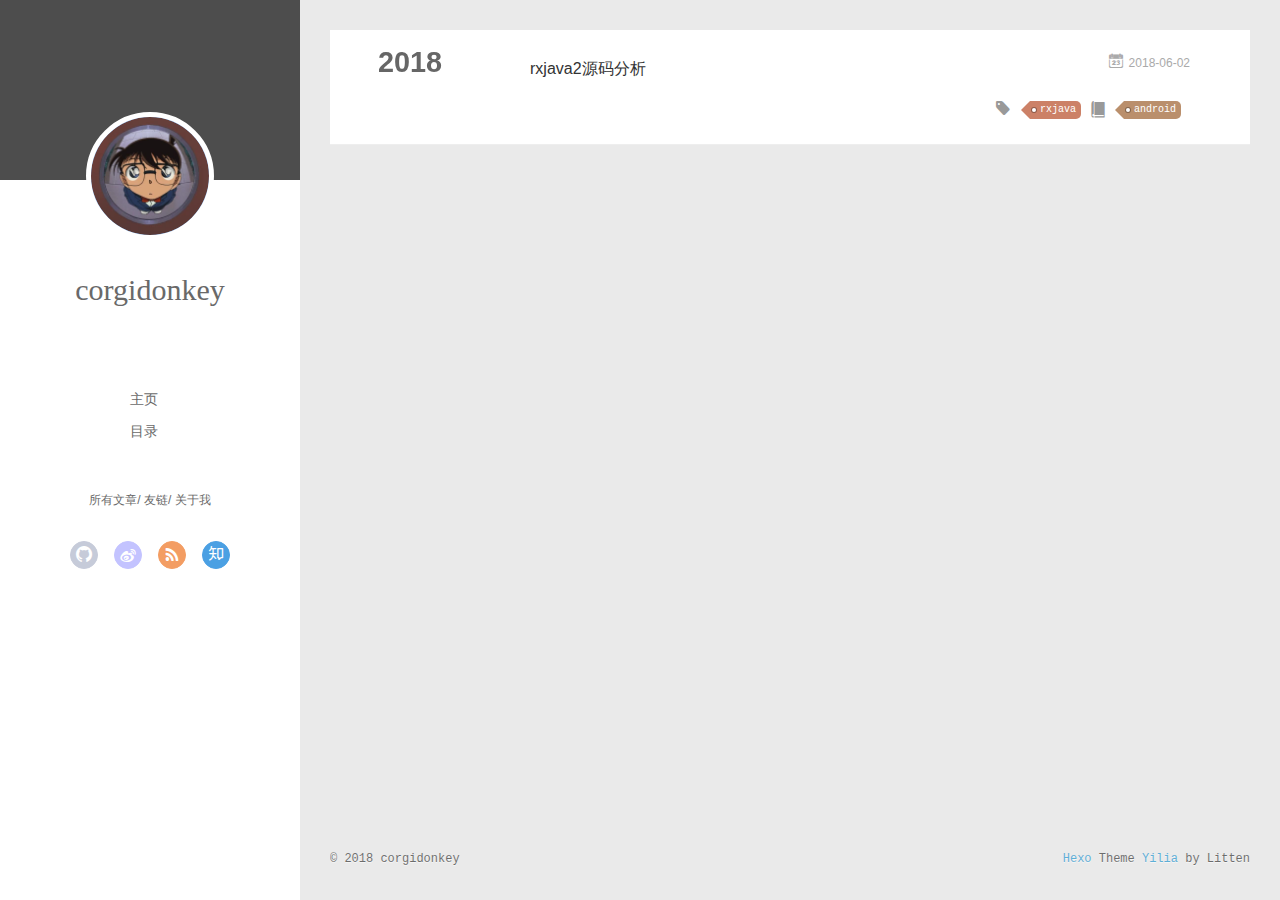
<file: tags/rxjava/index.html>
<!DOCTYPE html>
<html>
<head>
  <meta charset="utf-8">
  
  <meta name="renderer" content="webkit">
  <meta http-equiv="X-UA-Compatible" content="IE=edge" >
  <link rel="dns-prefetch" href="http://yoursite.com">
  <title>Tag: rxjava | corgidonkey</title>
  <meta name="viewport" content="width=device-width, initial-scale=1, maximum-scale=1">
  <meta property="og:type" content="website">
<meta property="og:title" content="corgidonkey">
<meta property="og:url" content="http://yoursite.com/tags/rxjava/index.html">
<meta property="og:site_name" content="corgidonkey">
<meta property="og:locale" content="default">
<meta name="twitter:card" content="summary">
<meta name="twitter:title" content="corgidonkey">
  
    <link rel="alternative" href="/atom.xml" title="corgidonkey" type="application/atom+xml">
  
  
    <link rel="icon" href="/favicon.png">
  
  <link rel="stylesheet" type="text/css" href="/./main.0cf68a.css">
  <style type="text/css">
  
    #container.show {
      background: linear-gradient(200deg,#a0cfe4,#e8c37e);
    }
  </style>
  

  

</head>

<body>
  <div id="container" q-class="show:isCtnShow">
    <canvas id="anm-canvas" class="anm-canvas"></canvas>
    <div class="left-col" q-class="show:isShow">
      
<div class="overlay" style="background: #4d4d4d"></div>
<div class="intrude-less">
	<header id="header" class="inner">
		<a href="/" class="profilepic">
			<img src="/img/avatar.jpg" class="js-avatar">
		</a>
		<hgroup>
		  <h1 class="header-author"><a href="/">corgidonkey</a></h1>
		</hgroup>
		

		<nav class="header-menu">
			<ul>
			
				<li><a href="/">主页</a></li>
	        
				<li><a href="/categories/android/">目录</a></li>
	        
			</ul>
		</nav>
		<nav class="header-smart-menu">
    		
    			
    			<a q-on="click: openSlider(e, 'innerArchive')" href="javascript:void(0)">所有文章</a>
    			
            
    			
    			<a q-on="click: openSlider(e, 'friends')" href="javascript:void(0)">友链</a>
    			
            
    			
    			<a q-on="click: openSlider(e, 'aboutme')" href="javascript:void(0)">关于我</a>
    			
            
		</nav>
		<nav class="header-nav">
			<div class="social">
				
					<a class="github" target="_blank" href="#" title="github"><i class="icon-github"></i></a>
		        
					<a class="weibo" target="_blank" href="#" title="weibo"><i class="icon-weibo"></i></a>
		        
					<a class="rss" target="_blank" href="#" title="rss"><i class="icon-rss"></i></a>
		        
					<a class="zhihu" target="_blank" href="#" title="zhihu"><i class="icon-zhihu"></i></a>
		        
			</div>
		</nav>
	</header>		
</div>

    </div>
    <div class="mid-col" q-class="show:isShow,hide:isShow|isFalse">
      
<nav id="mobile-nav">
  	<div class="overlay js-overlay" style="background: #4d4d4d"></div>
	<div class="btnctn js-mobile-btnctn">
  		<div class="slider-trigger list" q-on="click: openSlider(e)"><i class="icon icon-sort"></i></div>
	</div>
	<div class="intrude-less">
		<header id="header" class="inner">
			<div class="profilepic">
				<img src="/img/avatar.jpg" class="js-avatar">
			</div>
			<hgroup>
			  <h1 class="header-author js-header-author">corgidonkey</h1>
			</hgroup>
			
			
			
				
			
				
			
			
			
			<nav class="header-nav">
				<div class="social">
					
						<a class="github" target="_blank" href="#" title="github"><i class="icon-github"></i></a>
			        
						<a class="weibo" target="_blank" href="#" title="weibo"><i class="icon-weibo"></i></a>
			        
						<a class="rss" target="_blank" href="#" title="rss"><i class="icon-rss"></i></a>
			        
						<a class="zhihu" target="_blank" href="#" title="zhihu"><i class="icon-zhihu"></i></a>
			        
				</div>
			</nav>

			<nav class="header-menu js-header-menu">
				<ul style="width: 50%">
				
				
					<li style="width: 50%"><a href="/">主页</a></li>
		        
					<li style="width: 50%"><a href="/categories/android/">目录</a></li>
		        
				</ul>
			</nav>
		</header>				
	</div>
	<div class="mobile-mask" style="display:none" q-show="isShow"></div>
</nav>

      <div id="wrapper" class="body-wrap">
        <div class="menu-l">
          <div class="canvas-wrap">
            <canvas data-colors="#eaeaea" data-sectionHeight="100" data-contentId="js-content" id="myCanvas1" class="anm-canvas"></canvas>
          </div>
          <div id="js-content" class="content-ll">
            
  
  
    
    
      
      
      <section class="archives-wrap">
        <div class="archive-year-wrap">
          <a href="/archives/2018" class="archive-year">2018</a>
        </div>
        <div class="archives">
    
    <article class="archive-article archive-type-post">
  <div class="archive-article-inner">
    <header class="archive-article-header">
      	<div class="article-meta">
	      	<a href="/2018/06/02/rxjava2源码分析/" class="archive-article-date">
  	<time datetime="2018-06-02T09:39:20.000Z" itemprop="datePublished"><i class="icon-calendar icon"></i>2018-06-02</time>
</a>
        </div>
    	 
  
    <h1 itemprop="name">
      <a class="archive-article-title" href="/2018/06/02/rxjava2源码分析/">rxjava2源码分析</a>
    </h1>
  

        <div class="article-info info-on-right">
          
	<div class="article-tag tagcloud">
		<i class="icon-price-tags icon"></i>
		<ul class="article-tag-list">
			 
        		<li class="article-tag-list-item">
        			<a href="javascript:void(0)" class="js-tag article-tag-list-link color2">rxjava</a>
        		</li>
      		
		</ul>
	</div>

          
	<div class="article-category tagcloud">
		<i class="icon-book icon"></i>
		<ul class="article-tag-list">
			 
        		<li class="article-tag-list-item">
        			<a href="/categories/android//" class="article-tag-list-link color3">android</a>
        		</li>
      		
		</ul>
	</div>


        </div>
        <div class="clearfix"></div>
    </header>
  </div>
</article>
  
  
    </div></section>
  

    


          </div>
        </div>
      </div>
      <footer id="footer">
  <div class="outer">
    <div id="footer-info">
    	<div class="footer-left">
    		&copy; 2018 corgidonkey
    	</div>
      	<div class="footer-right">
      		<a href="http://hexo.io/" target="_blank">Hexo</a>  Theme <a href="https://github.com/litten/hexo-theme-yilia" target="_blank">Yilia</a> by Litten
      	</div>
    </div>
  </div>
</footer>
    </div>
    <script>
	var yiliaConfig = {
		mathjax: false,
		isHome: false,
		isPost: false,
		isArchive: false,
		isTag: true,
		isCategory: false,
		open_in_new: false,
		toc_hide_index: true,
		root: "/",
		innerArchive: true,
		showTags: false
	}
</script>

<script>!function(t){function n(e){if(r[e])return r[e].exports;var i=r[e]={exports:{},id:e,loaded:!1};return t[e].call(i.exports,i,i.exports,n),i.loaded=!0,i.exports}var r={};n.m=t,n.c=r,n.p="./",n(0)}([function(t,n,r){r(195),t.exports=r(191)},function(t,n,r){var e=r(3),i=r(52),o=r(27),u=r(28),c=r(53),f="prototype",a=function(t,n,r){var s,l,h,v,p=t&a.F,d=t&a.G,y=t&a.S,g=t&a.P,b=t&a.B,m=d?e:y?e[n]||(e[n]={}):(e[n]||{})[f],x=d?i:i[n]||(i[n]={}),w=x[f]||(x[f]={});d&&(r=n);for(s in r)l=!p&&m&&void 0!==m[s],h=(l?m:r)[s],v=b&&l?c(h,e):g&&"function"==typeof h?c(Function.call,h):h,m&&u(m,s,h,t&a.U),x[s]!=h&&o(x,s,v),g&&w[s]!=h&&(w[s]=h)};e.core=i,a.F=1,a.G=2,a.S=4,a.P=8,a.B=16,a.W=32,a.U=64,a.R=128,t.exports=a},function(t,n,r){var e=r(6);t.exports=function(t){if(!e(t))throw TypeError(t+" is not an object!");return t}},function(t,n){var r=t.exports="undefined"!=typeof window&&window.Math==Math?window:"undefined"!=typeof self&&self.Math==Math?self:Function("return this")();"number"==typeof __g&&(__g=r)},function(t,n){t.exports=function(t){try{return!!t()}catch(t){return!0}}},function(t,n){var r=t.exports="undefined"!=typeof window&&window.Math==Math?window:"undefined"!=typeof self&&self.Math==Math?self:Function("return this")();"number"==typeof __g&&(__g=r)},function(t,n){t.exports=function(t){return"object"==typeof t?null!==t:"function"==typeof t}},function(t,n,r){var e=r(126)("wks"),i=r(76),o=r(3).Symbol,u="function"==typeof o;(t.exports=function(t){return e[t]||(e[t]=u&&o[t]||(u?o:i)("Symbol."+t))}).store=e},function(t,n){var r={}.hasOwnProperty;t.exports=function(t,n){return r.call(t,n)}},function(t,n,r){var e=r(94),i=r(33);t.exports=function(t){return e(i(t))}},function(t,n,r){t.exports=!r(4)(function(){return 7!=Object.defineProperty({},"a",{get:function(){return 7}}).a})},function(t,n,r){var e=r(2),i=r(167),o=r(50),u=Object.defineProperty;n.f=r(10)?Object.defineProperty:function(t,n,r){if(e(t),n=o(n,!0),e(r),i)try{return u(t,n,r)}catch(t){}if("get"in r||"set"in r)throw TypeError("Accessors not supported!");return"value"in r&&(t[n]=r.value),t}},function(t,n,r){t.exports=!r(18)(function(){return 7!=Object.defineProperty({},"a",{get:function(){return 7}}).a})},function(t,n,r){var e=r(14),i=r(22);t.exports=r(12)?function(t,n,r){return e.f(t,n,i(1,r))}:function(t,n,r){return t[n]=r,t}},function(t,n,r){var e=r(20),i=r(58),o=r(42),u=Object.defineProperty;n.f=r(12)?Object.defineProperty:function(t,n,r){if(e(t),n=o(n,!0),e(r),i)try{return u(t,n,r)}catch(t){}if("get"in r||"set"in r)throw TypeError("Accessors not supported!");return"value"in r&&(t[n]=r.value),t}},function(t,n,r){var e=r(40)("wks"),i=r(23),o=r(5).Symbol,u="function"==typeof o;(t.exports=function(t){return e[t]||(e[t]=u&&o[t]||(u?o:i)("Symbol."+t))}).store=e},function(t,n,r){var e=r(67),i=Math.min;t.exports=function(t){return t>0?i(e(t),9007199254740991):0}},function(t,n,r){var e=r(46);t.exports=function(t){return Object(e(t))}},function(t,n){t.exports=function(t){try{return!!t()}catch(t){return!0}}},function(t,n,r){var e=r(63),i=r(34);t.exports=Object.keys||function(t){return e(t,i)}},function(t,n,r){var e=r(21);t.exports=function(t){if(!e(t))throw TypeError(t+" is not an object!");return t}},function(t,n){t.exports=function(t){return"object"==typeof t?null!==t:"function"==typeof t}},function(t,n){t.exports=function(t,n){return{enumerable:!(1&t),configurable:!(2&t),writable:!(4&t),value:n}}},function(t,n){var r=0,e=Math.random();t.exports=function(t){return"Symbol(".concat(void 0===t?"":t,")_",(++r+e).toString(36))}},function(t,n){var r={}.hasOwnProperty;t.exports=function(t,n){return r.call(t,n)}},function(t,n){var r=t.exports={version:"2.4.0"};"number"==typeof __e&&(__e=r)},function(t,n){t.exports=function(t){if("function"!=typeof t)throw TypeError(t+" is not a function!");return t}},function(t,n,r){var e=r(11),i=r(66);t.exports=r(10)?function(t,n,r){return e.f(t,n,i(1,r))}:function(t,n,r){return t[n]=r,t}},function(t,n,r){var e=r(3),i=r(27),o=r(24),u=r(76)("src"),c="toString",f=Function[c],a=(""+f).split(c);r(52).inspectSource=function(t){return f.call(t)},(t.exports=function(t,n,r,c){var f="function"==typeof r;f&&(o(r,"name")||i(r,"name",n)),t[n]!==r&&(f&&(o(r,u)||i(r,u,t[n]?""+t[n]:a.join(String(n)))),t===e?t[n]=r:c?t[n]?t[n]=r:i(t,n,r):(delete t[n],i(t,n,r)))})(Function.prototype,c,function(){return"function"==typeof this&&this[u]||f.call(this)})},function(t,n,r){var e=r(1),i=r(4),o=r(46),u=function(t,n,r,e){var i=String(o(t)),u="<"+n;return""!==r&&(u+=" "+r+'="'+String(e).replace(/"/g,"&quot;")+'"'),u+">"+i+"</"+n+">"};t.exports=function(t,n){var r={};r[t]=n(u),e(e.P+e.F*i(function(){var n=""[t]('"');return n!==n.toLowerCase()||n.split('"').length>3}),"String",r)}},function(t,n,r){var e=r(115),i=r(46);t.exports=function(t){return e(i(t))}},function(t,n,r){var e=r(116),i=r(66),o=r(30),u=r(50),c=r(24),f=r(167),a=Object.getOwnPropertyDescriptor;n.f=r(10)?a:function(t,n){if(t=o(t),n=u(n,!0),f)try{return a(t,n)}catch(t){}if(c(t,n))return i(!e.f.call(t,n),t[n])}},function(t,n,r){var e=r(24),i=r(17),o=r(145)("IE_PROTO"),u=Object.prototype;t.exports=Object.getPrototypeOf||function(t){return t=i(t),e(t,o)?t[o]:"function"==typeof t.constructor&&t instanceof t.constructor?t.constructor.prototype:t instanceof Object?u:null}},function(t,n){t.exports=function(t){if(void 0==t)throw TypeError("Can't call method on  "+t);return t}},function(t,n){t.exports="constructor,hasOwnProperty,isPrototypeOf,propertyIsEnumerable,toLocaleString,toString,valueOf".split(",")},function(t,n){t.exports={}},function(t,n){t.exports=!0},function(t,n){n.f={}.propertyIsEnumerable},function(t,n,r){var e=r(14).f,i=r(8),o=r(15)("toStringTag");t.exports=function(t,n,r){t&&!i(t=r?t:t.prototype,o)&&e(t,o,{configurable:!0,value:n})}},function(t,n,r){var e=r(40)("keys"),i=r(23);t.exports=function(t){return e[t]||(e[t]=i(t))}},function(t,n,r){var e=r(5),i="__core-js_shared__",o=e[i]||(e[i]={});t.exports=function(t){return o[t]||(o[t]={})}},function(t,n){var r=Math.ceil,e=Math.floor;t.exports=function(t){return isNaN(t=+t)?0:(t>0?e:r)(t)}},function(t,n,r){var e=r(21);t.exports=function(t,n){if(!e(t))return t;var r,i;if(n&&"function"==typeof(r=t.toString)&&!e(i=r.call(t)))return i;if("function"==typeof(r=t.valueOf)&&!e(i=r.call(t)))return i;if(!n&&"function"==typeof(r=t.toString)&&!e(i=r.call(t)))return i;throw TypeError("Can't convert object to primitive value")}},function(t,n,r){var e=r(5),i=r(25),o=r(36),u=r(44),c=r(14).f;t.exports=function(t){var n=i.Symbol||(i.Symbol=o?{}:e.Symbol||{});"_"==t.charAt(0)||t in n||c(n,t,{value:u.f(t)})}},function(t,n,r){n.f=r(15)},function(t,n){var r={}.toString;t.exports=function(t){return r.call(t).slice(8,-1)}},function(t,n){t.exports=function(t){if(void 0==t)throw TypeError("Can't call method on  "+t);return t}},function(t,n,r){var e=r(4);t.exports=function(t,n){return!!t&&e(function(){n?t.call(null,function(){},1):t.call(null)})}},function(t,n,r){var e=r(53),i=r(115),o=r(17),u=r(16),c=r(203);t.exports=function(t,n){var r=1==t,f=2==t,a=3==t,s=4==t,l=6==t,h=5==t||l,v=n||c;return function(n,c,p){for(var d,y,g=o(n),b=i(g),m=e(c,p,3),x=u(b.length),w=0,S=r?v(n,x):f?v(n,0):void 0;x>w;w++)if((h||w in b)&&(d=b[w],y=m(d,w,g),t))if(r)S[w]=y;else if(y)switch(t){case 3:return!0;case 5:return d;case 6:return w;case 2:S.push(d)}else if(s)return!1;return l?-1:a||s?s:S}}},function(t,n,r){var e=r(1),i=r(52),o=r(4);t.exports=function(t,n){var r=(i.Object||{})[t]||Object[t],u={};u[t]=n(r),e(e.S+e.F*o(function(){r(1)}),"Object",u)}},function(t,n,r){var e=r(6);t.exports=function(t,n){if(!e(t))return t;var r,i;if(n&&"function"==typeof(r=t.toString)&&!e(i=r.call(t)))return i;if("function"==typeof(r=t.valueOf)&&!e(i=r.call(t)))return i;if(!n&&"function"==typeof(r=t.toString)&&!e(i=r.call(t)))return i;throw TypeError("Can't convert object to primitive value")}},function(t,n,r){var e=r(5),i=r(25),o=r(91),u=r(13),c="prototype",f=function(t,n,r){var a,s,l,h=t&f.F,v=t&f.G,p=t&f.S,d=t&f.P,y=t&f.B,g=t&f.W,b=v?i:i[n]||(i[n]={}),m=b[c],x=v?e:p?e[n]:(e[n]||{})[c];v&&(r=n);for(a in r)(s=!h&&x&&void 0!==x[a])&&a in b||(l=s?x[a]:r[a],b[a]=v&&"function"!=typeof x[a]?r[a]:y&&s?o(l,e):g&&x[a]==l?function(t){var n=function(n,r,e){if(this instanceof t){switch(arguments.length){case 0:return new t;case 1:return new t(n);case 2:return new t(n,r)}return new t(n,r,e)}return t.apply(this,arguments)};return n[c]=t[c],n}(l):d&&"function"==typeof l?o(Function.call,l):l,d&&((b.virtual||(b.virtual={}))[a]=l,t&f.R&&m&&!m[a]&&u(m,a,l)))};f.F=1,f.G=2,f.S=4,f.P=8,f.B=16,f.W=32,f.U=64,f.R=128,t.exports=f},function(t,n){var r=t.exports={version:"2.4.0"};"number"==typeof __e&&(__e=r)},function(t,n,r){var e=r(26);t.exports=function(t,n,r){if(e(t),void 0===n)return t;switch(r){case 1:return function(r){return t.call(n,r)};case 2:return function(r,e){return t.call(n,r,e)};case 3:return function(r,e,i){return t.call(n,r,e,i)}}return function(){return t.apply(n,arguments)}}},function(t,n,r){var e=r(183),i=r(1),o=r(126)("metadata"),u=o.store||(o.store=new(r(186))),c=function(t,n,r){var i=u.get(t);if(!i){if(!r)return;u.set(t,i=new e)}var o=i.get(n);if(!o){if(!r)return;i.set(n,o=new e)}return o},f=function(t,n,r){var e=c(n,r,!1);return void 0!==e&&e.has(t)},a=function(t,n,r){var e=c(n,r,!1);return void 0===e?void 0:e.get(t)},s=function(t,n,r,e){c(r,e,!0).set(t,n)},l=function(t,n){var r=c(t,n,!1),e=[];return r&&r.forEach(function(t,n){e.push(n)}),e},h=function(t){return void 0===t||"symbol"==typeof t?t:String(t)},v=function(t){i(i.S,"Reflect",t)};t.exports={store:u,map:c,has:f,get:a,set:s,keys:l,key:h,exp:v}},function(t,n,r){"use strict";if(r(10)){var e=r(69),i=r(3),o=r(4),u=r(1),c=r(127),f=r(152),a=r(53),s=r(68),l=r(66),h=r(27),v=r(73),p=r(67),d=r(16),y=r(75),g=r(50),b=r(24),m=r(180),x=r(114),w=r(6),S=r(17),_=r(137),O=r(70),E=r(32),P=r(71).f,j=r(154),F=r(76),M=r(7),A=r(48),N=r(117),T=r(146),I=r(155),k=r(80),L=r(123),R=r(74),C=r(130),D=r(160),U=r(11),W=r(31),G=U.f,B=W.f,V=i.RangeError,z=i.TypeError,q=i.Uint8Array,K="ArrayBuffer",J="Shared"+K,Y="BYTES_PER_ELEMENT",H="prototype",$=Array[H],X=f.ArrayBuffer,Q=f.DataView,Z=A(0),tt=A(2),nt=A(3),rt=A(4),et=A(5),it=A(6),ot=N(!0),ut=N(!1),ct=I.values,ft=I.keys,at=I.entries,st=$.lastIndexOf,lt=$.reduce,ht=$.reduceRight,vt=$.join,pt=$.sort,dt=$.slice,yt=$.toString,gt=$.toLocaleString,bt=M("iterator"),mt=M("toStringTag"),xt=F("typed_constructor"),wt=F("def_constructor"),St=c.CONSTR,_t=c.TYPED,Ot=c.VIEW,Et="Wrong length!",Pt=A(1,function(t,n){return Tt(T(t,t[wt]),n)}),jt=o(function(){return 1===new q(new Uint16Array([1]).buffer)[0]}),Ft=!!q&&!!q[H].set&&o(function(){new q(1).set({})}),Mt=function(t,n){if(void 0===t)throw z(Et);var r=+t,e=d(t);if(n&&!m(r,e))throw V(Et);return e},At=function(t,n){var r=p(t);if(r<0||r%n)throw V("Wrong offset!");return r},Nt=function(t){if(w(t)&&_t in t)return t;throw z(t+" is not a typed array!")},Tt=function(t,n){if(!(w(t)&&xt in t))throw z("It is not a typed array constructor!");return new t(n)},It=function(t,n){return kt(T(t,t[wt]),n)},kt=function(t,n){for(var r=0,e=n.length,i=Tt(t,e);e>r;)i[r]=n[r++];return i},Lt=function(t,n,r){G(t,n,{get:function(){return this._d[r]}})},Rt=function(t){var n,r,e,i,o,u,c=S(t),f=arguments.length,s=f>1?arguments[1]:void 0,l=void 0!==s,h=j(c);if(void 0!=h&&!_(h)){for(u=h.call(c),e=[],n=0;!(o=u.next()).done;n++)e.push(o.value);c=e}for(l&&f>2&&(s=a(s,arguments[2],2)),n=0,r=d(c.length),i=Tt(this,r);r>n;n++)i[n]=l?s(c[n],n):c[n];return i},Ct=function(){for(var t=0,n=arguments.length,r=Tt(this,n);n>t;)r[t]=arguments[t++];return r},Dt=!!q&&o(function(){gt.call(new q(1))}),Ut=function(){return gt.apply(Dt?dt.call(Nt(this)):Nt(this),arguments)},Wt={copyWithin:function(t,n){return D.call(Nt(this),t,n,arguments.length>2?arguments[2]:void 0)},every:function(t){return rt(Nt(this),t,arguments.length>1?arguments[1]:void 0)},fill:function(t){return C.apply(Nt(this),arguments)},filter:function(t){return It(this,tt(Nt(this),t,arguments.length>1?arguments[1]:void 0))},find:function(t){return et(Nt(this),t,arguments.length>1?arguments[1]:void 0)},findIndex:function(t){return it(Nt(this),t,arguments.length>1?arguments[1]:void 0)},forEach:function(t){Z(Nt(this),t,arguments.length>1?arguments[1]:void 0)},indexOf:function(t){return ut(Nt(this),t,arguments.length>1?arguments[1]:void 0)},includes:function(t){return ot(Nt(this),t,arguments.length>1?arguments[1]:void 0)},join:function(t){return vt.apply(Nt(this),arguments)},lastIndexOf:function(t){return st.apply(Nt(this),arguments)},map:function(t){return Pt(Nt(this),t,arguments.length>1?arguments[1]:void 0)},reduce:function(t){return lt.apply(Nt(this),arguments)},reduceRight:function(t){return ht.apply(Nt(this),arguments)},reverse:function(){for(var t,n=this,r=Nt(n).length,e=Math.floor(r/2),i=0;i<e;)t=n[i],n[i++]=n[--r],n[r]=t;return n},some:function(t){return nt(Nt(this),t,arguments.length>1?arguments[1]:void 0)},sort:function(t){return pt.call(Nt(this),t)},subarray:function(t,n){var r=Nt(this),e=r.length,i=y(t,e);return new(T(r,r[wt]))(r.buffer,r.byteOffset+i*r.BYTES_PER_ELEMENT,d((void 0===n?e:y(n,e))-i))}},Gt=function(t,n){return It(this,dt.call(Nt(this),t,n))},Bt=function(t){Nt(this);var n=At(arguments[1],1),r=this.length,e=S(t),i=d(e.length),o=0;if(i+n>r)throw V(Et);for(;o<i;)this[n+o]=e[o++]},Vt={entries:function(){return at.call(Nt(this))},keys:function(){return ft.call(Nt(this))},values:function(){return ct.call(Nt(this))}},zt=function(t,n){return w(t)&&t[_t]&&"symbol"!=typeof n&&n in t&&String(+n)==String(n)},qt=function(t,n){return zt(t,n=g(n,!0))?l(2,t[n]):B(t,n)},Kt=function(t,n,r){return!(zt(t,n=g(n,!0))&&w(r)&&b(r,"value"))||b(r,"get")||b(r,"set")||r.configurable||b(r,"writable")&&!r.writable||b(r,"enumerable")&&!r.enumerable?G(t,n,r):(t[n]=r.value,t)};St||(W.f=qt,U.f=Kt),u(u.S+u.F*!St,"Object",{getOwnPropertyDescriptor:qt,defineProperty:Kt}),o(function(){yt.call({})})&&(yt=gt=function(){return vt.call(this)});var Jt=v({},Wt);v(Jt,Vt),h(Jt,bt,Vt.values),v(Jt,{slice:Gt,set:Bt,constructor:function(){},toString:yt,toLocaleString:Ut}),Lt(Jt,"buffer","b"),Lt(Jt,"byteOffset","o"),Lt(Jt,"byteLength","l"),Lt(Jt,"length","e"),G(Jt,mt,{get:function(){return this[_t]}}),t.exports=function(t,n,r,f){f=!!f;var a=t+(f?"Clamped":"")+"Array",l="Uint8Array"!=a,v="get"+t,p="set"+t,y=i[a],g=y||{},b=y&&E(y),m=!y||!c.ABV,S={},_=y&&y[H],j=function(t,r){var e=t._d;return e.v[v](r*n+e.o,jt)},F=function(t,r,e){var i=t._d;f&&(e=(e=Math.round(e))<0?0:e>255?255:255&e),i.v[p](r*n+i.o,e,jt)},M=function(t,n){G(t,n,{get:function(){return j(this,n)},set:function(t){return F(this,n,t)},enumerable:!0})};m?(y=r(function(t,r,e,i){s(t,y,a,"_d");var o,u,c,f,l=0,v=0;if(w(r)){if(!(r instanceof X||(f=x(r))==K||f==J))return _t in r?kt(y,r):Rt.call(y,r);o=r,v=At(e,n);var p=r.byteLength;if(void 0===i){if(p%n)throw V(Et);if((u=p-v)<0)throw V(Et)}else if((u=d(i)*n)+v>p)throw V(Et);c=u/n}else c=Mt(r,!0),u=c*n,o=new X(u);for(h(t,"_d",{b:o,o:v,l:u,e:c,v:new Q(o)});l<c;)M(t,l++)}),_=y[H]=O(Jt),h(_,"constructor",y)):L(function(t){new y(null),new y(t)},!0)||(y=r(function(t,r,e,i){s(t,y,a);var o;return w(r)?r instanceof X||(o=x(r))==K||o==J?void 0!==i?new g(r,At(e,n),i):void 0!==e?new g(r,At(e,n)):new g(r):_t in r?kt(y,r):Rt.call(y,r):new g(Mt(r,l))}),Z(b!==Function.prototype?P(g).concat(P(b)):P(g),function(t){t in y||h(y,t,g[t])}),y[H]=_,e||(_.constructor=y));var A=_[bt],N=!!A&&("values"==A.name||void 0==A.name),T=Vt.values;h(y,xt,!0),h(_,_t,a),h(_,Ot,!0),h(_,wt,y),(f?new y(1)[mt]==a:mt in _)||G(_,mt,{get:function(){return a}}),S[a]=y,u(u.G+u.W+u.F*(y!=g),S),u(u.S,a,{BYTES_PER_ELEMENT:n,from:Rt,of:Ct}),Y in _||h(_,Y,n),u(u.P,a,Wt),R(a),u(u.P+u.F*Ft,a,{set:Bt}),u(u.P+u.F*!N,a,Vt),u(u.P+u.F*(_.toString!=yt),a,{toString:yt}),u(u.P+u.F*o(function(){new y(1).slice()}),a,{slice:Gt}),u(u.P+u.F*(o(function(){return[1,2].toLocaleString()!=new y([1,2]).toLocaleString()})||!o(function(){_.toLocaleString.call([1,2])})),a,{toLocaleString:Ut}),k[a]=N?A:T,e||N||h(_,bt,T)}}else t.exports=function(){}},function(t,n){var r={}.toString;t.exports=function(t){return r.call(t).slice(8,-1)}},function(t,n,r){var e=r(21),i=r(5).document,o=e(i)&&e(i.createElement);t.exports=function(t){return o?i.createElement(t):{}}},function(t,n,r){t.exports=!r(12)&&!r(18)(function(){return 7!=Object.defineProperty(r(57)("div"),"a",{get:function(){return 7}}).a})},function(t,n,r){"use strict";var e=r(36),i=r(51),o=r(64),u=r(13),c=r(8),f=r(35),a=r(96),s=r(38),l=r(103),h=r(15)("iterator"),v=!([].keys&&"next"in[].keys()),p="keys",d="values",y=function(){return this};t.exports=function(t,n,r,g,b,m,x){a(r,n,g);var w,S,_,O=function(t){if(!v&&t in F)return F[t];switch(t){case p:case d:return function(){return new r(this,t)}}return function(){return new r(this,t)}},E=n+" Iterator",P=b==d,j=!1,F=t.prototype,M=F[h]||F["@@iterator"]||b&&F[b],A=M||O(b),N=b?P?O("entries"):A:void 0,T="Array"==n?F.entries||M:M;if(T&&(_=l(T.call(new t)))!==Object.prototype&&(s(_,E,!0),e||c(_,h)||u(_,h,y)),P&&M&&M.name!==d&&(j=!0,A=function(){return M.call(this)}),e&&!x||!v&&!j&&F[h]||u(F,h,A),f[n]=A,f[E]=y,b)if(w={values:P?A:O(d),keys:m?A:O(p),entries:N},x)for(S in w)S in F||o(F,S,w[S]);else i(i.P+i.F*(v||j),n,w);return w}},function(t,n,r){var e=r(20),i=r(100),o=r(34),u=r(39)("IE_PROTO"),c=function(){},f="prototype",a=function(){var t,n=r(57)("iframe"),e=o.length;for(n.style.display="none",r(93).appendChild(n),n.src="javascript:",t=n.contentWindow.document,t.open(),t.write("<script>document.F=Object<\/script>"),t.close(),a=t.F;e--;)delete a[f][o[e]];return a()};t.exports=Object.create||function(t,n){var r;return null!==t?(c[f]=e(t),r=new c,c[f]=null,r[u]=t):r=a(),void 0===n?r:i(r,n)}},function(t,n,r){var e=r(63),i=r(34).concat("length","prototype");n.f=Object.getOwnPropertyNames||function(t){return e(t,i)}},function(t,n){n.f=Object.getOwnPropertySymbols},function(t,n,r){var e=r(8),i=r(9),o=r(90)(!1),u=r(39)("IE_PROTO");t.exports=function(t,n){var r,c=i(t),f=0,a=[];for(r in c)r!=u&&e(c,r)&&a.push(r);for(;n.length>f;)e(c,r=n[f++])&&(~o(a,r)||a.push(r));return a}},function(t,n,r){t.exports=r(13)},function(t,n,r){var e=r(76)("meta"),i=r(6),o=r(24),u=r(11).f,c=0,f=Object.isExtensible||function(){return!0},a=!r(4)(function(){return f(Object.preventExtensions({}))}),s=function(t){u(t,e,{value:{i:"O"+ ++c,w:{}}})},l=function(t,n){if(!i(t))return"symbol"==typeof t?t:("string"==typeof t?"S":"P")+t;if(!o(t,e)){if(!f(t))return"F";if(!n)return"E";s(t)}return t[e].i},h=function(t,n){if(!o(t,e)){if(!f(t))return!0;if(!n)return!1;s(t)}return t[e].w},v=function(t){return a&&p.NEED&&f(t)&&!o(t,e)&&s(t),t},p=t.exports={KEY:e,NEED:!1,fastKey:l,getWeak:h,onFreeze:v}},function(t,n){t.exports=function(t,n){return{enumerable:!(1&t),configurable:!(2&t),writable:!(4&t),value:n}}},function(t,n){var r=Math.ceil,e=Math.floor;t.exports=function(t){return isNaN(t=+t)?0:(t>0?e:r)(t)}},function(t,n){t.exports=function(t,n,r,e){if(!(t instanceof n)||void 0!==e&&e in t)throw TypeError(r+": incorrect invocation!");return t}},function(t,n){t.exports=!1},function(t,n,r){var e=r(2),i=r(173),o=r(133),u=r(145)("IE_PROTO"),c=function(){},f="prototype",a=function(){var t,n=r(132)("iframe"),e=o.length;for(n.style.display="none",r(135).appendChild(n),n.src="javascript:",t=n.contentWindow.document,t.open(),t.write("<script>document.F=Object<\/script>"),t.close(),a=t.F;e--;)delete a[f][o[e]];return a()};t.exports=Object.create||function(t,n){var r;return null!==t?(c[f]=e(t),r=new c,c[f]=null,r[u]=t):r=a(),void 0===n?r:i(r,n)}},function(t,n,r){var e=r(175),i=r(133).concat("length","prototype");n.f=Object.getOwnPropertyNames||function(t){return e(t,i)}},function(t,n,r){var e=r(175),i=r(133);t.exports=Object.keys||function(t){return e(t,i)}},function(t,n,r){var e=r(28);t.exports=function(t,n,r){for(var i in n)e(t,i,n[i],r);return t}},function(t,n,r){"use strict";var e=r(3),i=r(11),o=r(10),u=r(7)("species");t.exports=function(t){var n=e[t];o&&n&&!n[u]&&i.f(n,u,{configurable:!0,get:function(){return this}})}},function(t,n,r){var e=r(67),i=Math.max,o=Math.min;t.exports=function(t,n){return t=e(t),t<0?i(t+n,0):o(t,n)}},function(t,n){var r=0,e=Math.random();t.exports=function(t){return"Symbol(".concat(void 0===t?"":t,")_",(++r+e).toString(36))}},function(t,n,r){var e=r(33);t.exports=function(t){return Object(e(t))}},function(t,n,r){var e=r(7)("unscopables"),i=Array.prototype;void 0==i[e]&&r(27)(i,e,{}),t.exports=function(t){i[e][t]=!0}},function(t,n,r){var e=r(53),i=r(169),o=r(137),u=r(2),c=r(16),f=r(154),a={},s={},n=t.exports=function(t,n,r,l,h){var v,p,d,y,g=h?function(){return t}:f(t),b=e(r,l,n?2:1),m=0;if("function"!=typeof g)throw TypeError(t+" is not iterable!");if(o(g)){for(v=c(t.length);v>m;m++)if((y=n?b(u(p=t[m])[0],p[1]):b(t[m]))===a||y===s)return y}else for(d=g.call(t);!(p=d.next()).done;)if((y=i(d,b,p.value,n))===a||y===s)return y};n.BREAK=a,n.RETURN=s},function(t,n){t.exports={}},function(t,n,r){var e=r(11).f,i=r(24),o=r(7)("toStringTag");t.exports=function(t,n,r){t&&!i(t=r?t:t.prototype,o)&&e(t,o,{configurable:!0,value:n})}},function(t,n,r){var e=r(1),i=r(46),o=r(4),u=r(150),c="["+u+"]",f="​",a=RegExp("^"+c+c+"*"),s=RegExp(c+c+"*$"),l=function(t,n,r){var i={},c=o(function(){return!!u[t]()||f[t]()!=f}),a=i[t]=c?n(h):u[t];r&&(i[r]=a),e(e.P+e.F*c,"String",i)},h=l.trim=function(t,n){return t=String(i(t)),1&n&&(t=t.replace(a,"")),2&n&&(t=t.replace(s,"")),t};t.exports=l},function(t,n,r){t.exports={default:r(86),__esModule:!0}},function(t,n,r){t.exports={default:r(87),__esModule:!0}},function(t,n,r){"use strict";function e(t){return t&&t.__esModule?t:{default:t}}n.__esModule=!0;var i=r(84),o=e(i),u=r(83),c=e(u),f="function"==typeof c.default&&"symbol"==typeof o.default?function(t){return typeof t}:function(t){return t&&"function"==typeof c.default&&t.constructor===c.default&&t!==c.default.prototype?"symbol":typeof t};n.default="function"==typeof c.default&&"symbol"===f(o.default)?function(t){return void 0===t?"undefined":f(t)}:function(t){return t&&"function"==typeof c.default&&t.constructor===c.default&&t!==c.default.prototype?"symbol":void 0===t?"undefined":f(t)}},function(t,n,r){r(110),r(108),r(111),r(112),t.exports=r(25).Symbol},function(t,n,r){r(109),r(113),t.exports=r(44).f("iterator")},function(t,n){t.exports=function(t){if("function"!=typeof t)throw TypeError(t+" is not a function!");return t}},function(t,n){t.exports=function(){}},function(t,n,r){var e=r(9),i=r(106),o=r(105);t.exports=function(t){return function(n,r,u){var c,f=e(n),a=i(f.length),s=o(u,a);if(t&&r!=r){for(;a>s;)if((c=f[s++])!=c)return!0}else for(;a>s;s++)if((t||s in f)&&f[s]===r)return t||s||0;return!t&&-1}}},function(t,n,r){var e=r(88);t.exports=function(t,n,r){if(e(t),void 0===n)return t;switch(r){case 1:return function(r){return t.call(n,r)};case 2:return function(r,e){return t.call(n,r,e)};case 3:return function(r,e,i){return t.call(n,r,e,i)}}return function(){return t.apply(n,arguments)}}},function(t,n,r){var e=r(19),i=r(62),o=r(37);t.exports=function(t){var n=e(t),r=i.f;if(r)for(var u,c=r(t),f=o.f,a=0;c.length>a;)f.call(t,u=c[a++])&&n.push(u);return n}},function(t,n,r){t.exports=r(5).document&&document.documentElement},function(t,n,r){var e=r(56);t.exports=Object("z").propertyIsEnumerable(0)?Object:function(t){return"String"==e(t)?t.split(""):Object(t)}},function(t,n,r){var e=r(56);t.exports=Array.isArray||function(t){return"Array"==e(t)}},function(t,n,r){"use strict";var e=r(60),i=r(22),o=r(38),u={};r(13)(u,r(15)("iterator"),function(){return this}),t.exports=function(t,n,r){t.prototype=e(u,{next:i(1,r)}),o(t,n+" Iterator")}},function(t,n){t.exports=function(t,n){return{value:n,done:!!t}}},function(t,n,r){var e=r(19),i=r(9);t.exports=function(t,n){for(var r,o=i(t),u=e(o),c=u.length,f=0;c>f;)if(o[r=u[f++]]===n)return r}},function(t,n,r){var e=r(23)("meta"),i=r(21),o=r(8),u=r(14).f,c=0,f=Object.isExtensible||function(){return!0},a=!r(18)(function(){return f(Object.preventExtensions({}))}),s=function(t){u(t,e,{value:{i:"O"+ ++c,w:{}}})},l=function(t,n){if(!i(t))return"symbol"==typeof t?t:("string"==typeof t?"S":"P")+t;if(!o(t,e)){if(!f(t))return"F";if(!n)return"E";s(t)}return t[e].i},h=function(t,n){if(!o(t,e)){if(!f(t))return!0;if(!n)return!1;s(t)}return t[e].w},v=function(t){return a&&p.NEED&&f(t)&&!o(t,e)&&s(t),t},p=t.exports={KEY:e,NEED:!1,fastKey:l,getWeak:h,onFreeze:v}},function(t,n,r){var e=r(14),i=r(20),o=r(19);t.exports=r(12)?Object.defineProperties:function(t,n){i(t);for(var r,u=o(n),c=u.length,f=0;c>f;)e.f(t,r=u[f++],n[r]);return t}},function(t,n,r){var e=r(37),i=r(22),o=r(9),u=r(42),c=r(8),f=r(58),a=Object.getOwnPropertyDescriptor;n.f=r(12)?a:function(t,n){if(t=o(t),n=u(n,!0),f)try{return a(t,n)}catch(t){}if(c(t,n))return i(!e.f.call(t,n),t[n])}},function(t,n,r){var e=r(9),i=r(61).f,o={}.toString,u="object"==typeof window&&window&&Object.getOwnPropertyNames?Object.getOwnPropertyNames(window):[],c=function(t){try{return i(t)}catch(t){return u.slice()}};t.exports.f=function(t){return u&&"[object Window]"==o.call(t)?c(t):i(e(t))}},function(t,n,r){var e=r(8),i=r(77),o=r(39)("IE_PROTO"),u=Object.prototype;t.exports=Object.getPrototypeOf||function(t){return t=i(t),e(t,o)?t[o]:"function"==typeof t.constructor&&t instanceof t.constructor?t.constructor.prototype:t instanceof Object?u:null}},function(t,n,r){var e=r(41),i=r(33);t.exports=function(t){return function(n,r){var o,u,c=String(i(n)),f=e(r),a=c.length;return f<0||f>=a?t?"":void 0:(o=c.charCodeAt(f),o<55296||o>56319||f+1===a||(u=c.charCodeAt(f+1))<56320||u>57343?t?c.charAt(f):o:t?c.slice(f,f+2):u-56320+(o-55296<<10)+65536)}}},function(t,n,r){var e=r(41),i=Math.max,o=Math.min;t.exports=function(t,n){return t=e(t),t<0?i(t+n,0):o(t,n)}},function(t,n,r){var e=r(41),i=Math.min;t.exports=function(t){return t>0?i(e(t),9007199254740991):0}},function(t,n,r){"use strict";var e=r(89),i=r(97),o=r(35),u=r(9);t.exports=r(59)(Array,"Array",function(t,n){this._t=u(t),this._i=0,this._k=n},function(){var t=this._t,n=this._k,r=this._i++;return!t||r>=t.length?(this._t=void 0,i(1)):"keys"==n?i(0,r):"values"==n?i(0,t[r]):i(0,[r,t[r]])},"values"),o.Arguments=o.Array,e("keys"),e("values"),e("entries")},function(t,n){},function(t,n,r){"use strict";var e=r(104)(!0);r(59)(String,"String",function(t){this._t=String(t),this._i=0},function(){var t,n=this._t,r=this._i;return r>=n.length?{value:void 0,done:!0}:(t=e(n,r),this._i+=t.length,{value:t,done:!1})})},function(t,n,r){"use strict";var e=r(5),i=r(8),o=r(12),u=r(51),c=r(64),f=r(99).KEY,a=r(18),s=r(40),l=r(38),h=r(23),v=r(15),p=r(44),d=r(43),y=r(98),g=r(92),b=r(95),m=r(20),x=r(9),w=r(42),S=r(22),_=r(60),O=r(102),E=r(101),P=r(14),j=r(19),F=E.f,M=P.f,A=O.f,N=e.Symbol,T=e.JSON,I=T&&T.stringify,k="prototype",L=v("_hidden"),R=v("toPrimitive"),C={}.propertyIsEnumerable,D=s("symbol-registry"),U=s("symbols"),W=s("op-symbols"),G=Object[k],B="function"==typeof N,V=e.QObject,z=!V||!V[k]||!V[k].findChild,q=o&&a(function(){return 7!=_(M({},"a",{get:function(){return M(this,"a",{value:7}).a}})).a})?function(t,n,r){var e=F(G,n);e&&delete G[n],M(t,n,r),e&&t!==G&&M(G,n,e)}:M,K=function(t){var n=U[t]=_(N[k]);return n._k=t,n},J=B&&"symbol"==typeof N.iterator?function(t){return"symbol"==typeof t}:function(t){return t instanceof N},Y=function(t,n,r){return t===G&&Y(W,n,r),m(t),n=w(n,!0),m(r),i(U,n)?(r.enumerable?(i(t,L)&&t[L][n]&&(t[L][n]=!1),r=_(r,{enumerable:S(0,!1)})):(i(t,L)||M(t,L,S(1,{})),t[L][n]=!0),q(t,n,r)):M(t,n,r)},H=function(t,n){m(t);for(var r,e=g(n=x(n)),i=0,o=e.length;o>i;)Y(t,r=e[i++],n[r]);return t},$=function(t,n){return void 0===n?_(t):H(_(t),n)},X=function(t){var n=C.call(this,t=w(t,!0));return!(this===G&&i(U,t)&&!i(W,t))&&(!(n||!i(this,t)||!i(U,t)||i(this,L)&&this[L][t])||n)},Q=function(t,n){if(t=x(t),n=w(n,!0),t!==G||!i(U,n)||i(W,n)){var r=F(t,n);return!r||!i(U,n)||i(t,L)&&t[L][n]||(r.enumerable=!0),r}},Z=function(t){for(var n,r=A(x(t)),e=[],o=0;r.length>o;)i(U,n=r[o++])||n==L||n==f||e.push(n);return e},tt=function(t){for(var n,r=t===G,e=A(r?W:x(t)),o=[],u=0;e.length>u;)!i(U,n=e[u++])||r&&!i(G,n)||o.push(U[n]);return o};B||(N=function(){if(this instanceof N)throw TypeError("Symbol is not a constructor!");var t=h(arguments.length>0?arguments[0]:void 0),n=function(r){this===G&&n.call(W,r),i(this,L)&&i(this[L],t)&&(this[L][t]=!1),q(this,t,S(1,r))};return o&&z&&q(G,t,{configurable:!0,set:n}),K(t)},c(N[k],"toString",function(){return this._k}),E.f=Q,P.f=Y,r(61).f=O.f=Z,r(37).f=X,r(62).f=tt,o&&!r(36)&&c(G,"propertyIsEnumerable",X,!0),p.f=function(t){return K(v(t))}),u(u.G+u.W+u.F*!B,{Symbol:N});for(var nt="hasInstance,isConcatSpreadable,iterator,match,replace,search,species,split,toPrimitive,toStringTag,unscopables".split(","),rt=0;nt.length>rt;)v(nt[rt++]);for(var nt=j(v.store),rt=0;nt.length>rt;)d(nt[rt++]);u(u.S+u.F*!B,"Symbol",{for:function(t){return i(D,t+="")?D[t]:D[t]=N(t)},keyFor:function(t){if(J(t))return y(D,t);throw TypeError(t+" is not a symbol!")},useSetter:function(){z=!0},useSimple:function(){z=!1}}),u(u.S+u.F*!B,"Object",{create:$,defineProperty:Y,defineProperties:H,getOwnPropertyDescriptor:Q,getOwnPropertyNames:Z,getOwnPropertySymbols:tt}),T&&u(u.S+u.F*(!B||a(function(){var t=N();return"[null]"!=I([t])||"{}"!=I({a:t})||"{}"!=I(Object(t))})),"JSON",{stringify:function(t){if(void 0!==t&&!J(t)){for(var n,r,e=[t],i=1;arguments.length>i;)e.push(arguments[i++]);return n=e[1],"function"==typeof n&&(r=n),!r&&b(n)||(n=function(t,n){if(r&&(n=r.call(this,t,n)),!J(n))return n}),e[1]=n,I.apply(T,e)}}}),N[k][R]||r(13)(N[k],R,N[k].valueOf),l(N,"Symbol"),l(Math,"Math",!0),l(e.JSON,"JSON",!0)},function(t,n,r){r(43)("asyncIterator")},function(t,n,r){r(43)("observable")},function(t,n,r){r(107);for(var e=r(5),i=r(13),o=r(35),u=r(15)("toStringTag"),c=["NodeList","DOMTokenList","MediaList","StyleSheetList","CSSRuleList"],f=0;f<5;f++){var a=c[f],s=e[a],l=s&&s.prototype;l&&!l[u]&&i(l,u,a),o[a]=o.Array}},function(t,n,r){var e=r(45),i=r(7)("toStringTag"),o="Arguments"==e(function(){return arguments}()),u=function(t,n){try{return t[n]}catch(t){}};t.exports=function(t){var n,r,c;return void 0===t?"Undefined":null===t?"Null":"string"==typeof(r=u(n=Object(t),i))?r:o?e(n):"Object"==(c=e(n))&&"function"==typeof n.callee?"Arguments":c}},function(t,n,r){var e=r(45);t.exports=Object("z").propertyIsEnumerable(0)?Object:function(t){return"String"==e(t)?t.split(""):Object(t)}},function(t,n){n.f={}.propertyIsEnumerable},function(t,n,r){var e=r(30),i=r(16),o=r(75);t.exports=function(t){return function(n,r,u){var c,f=e(n),a=i(f.length),s=o(u,a);if(t&&r!=r){for(;a>s;)if((c=f[s++])!=c)return!0}else for(;a>s;s++)if((t||s in f)&&f[s]===r)return t||s||0;return!t&&-1}}},function(t,n,r){"use strict";var e=r(3),i=r(1),o=r(28),u=r(73),c=r(65),f=r(79),a=r(68),s=r(6),l=r(4),h=r(123),v=r(81),p=r(136);t.exports=function(t,n,r,d,y,g){var b=e[t],m=b,x=y?"set":"add",w=m&&m.prototype,S={},_=function(t){var n=w[t];o(w,t,"delete"==t?function(t){return!(g&&!s(t))&&n.call(this,0===t?0:t)}:"has"==t?function(t){return!(g&&!s(t))&&n.call(this,0===t?0:t)}:"get"==t?function(t){return g&&!s(t)?void 0:n.call(this,0===t?0:t)}:"add"==t?function(t){return n.call(this,0===t?0:t),this}:function(t,r){return n.call(this,0===t?0:t,r),this})};if("function"==typeof m&&(g||w.forEach&&!l(function(){(new m).entries().next()}))){var O=new m,E=O[x](g?{}:-0,1)!=O,P=l(function(){O.has(1)}),j=h(function(t){new m(t)}),F=!g&&l(function(){for(var t=new m,n=5;n--;)t[x](n,n);return!t.has(-0)});j||(m=n(function(n,r){a(n,m,t);var e=p(new b,n,m);return void 0!=r&&f(r,y,e[x],e),e}),m.prototype=w,w.constructor=m),(P||F)&&(_("delete"),_("has"),y&&_("get")),(F||E)&&_(x),g&&w.clear&&delete w.clear}else m=d.getConstructor(n,t,y,x),u(m.prototype,r),c.NEED=!0;return v(m,t),S[t]=m,i(i.G+i.W+i.F*(m!=b),S),g||d.setStrong(m,t,y),m}},function(t,n,r){"use strict";var e=r(27),i=r(28),o=r(4),u=r(46),c=r(7);t.exports=function(t,n,r){var f=c(t),a=r(u,f,""[t]),s=a[0],l=a[1];o(function(){var n={};return n[f]=function(){return 7},7!=""[t](n)})&&(i(String.prototype,t,s),e(RegExp.prototype,f,2==n?function(t,n){return l.call(t,this,n)}:function(t){return l.call(t,this)}))}
},function(t,n,r){"use strict";var e=r(2);t.exports=function(){var t=e(this),n="";return t.global&&(n+="g"),t.ignoreCase&&(n+="i"),t.multiline&&(n+="m"),t.unicode&&(n+="u"),t.sticky&&(n+="y"),n}},function(t,n){t.exports=function(t,n,r){var e=void 0===r;switch(n.length){case 0:return e?t():t.call(r);case 1:return e?t(n[0]):t.call(r,n[0]);case 2:return e?t(n[0],n[1]):t.call(r,n[0],n[1]);case 3:return e?t(n[0],n[1],n[2]):t.call(r,n[0],n[1],n[2]);case 4:return e?t(n[0],n[1],n[2],n[3]):t.call(r,n[0],n[1],n[2],n[3])}return t.apply(r,n)}},function(t,n,r){var e=r(6),i=r(45),o=r(7)("match");t.exports=function(t){var n;return e(t)&&(void 0!==(n=t[o])?!!n:"RegExp"==i(t))}},function(t,n,r){var e=r(7)("iterator"),i=!1;try{var o=[7][e]();o.return=function(){i=!0},Array.from(o,function(){throw 2})}catch(t){}t.exports=function(t,n){if(!n&&!i)return!1;var r=!1;try{var o=[7],u=o[e]();u.next=function(){return{done:r=!0}},o[e]=function(){return u},t(o)}catch(t){}return r}},function(t,n,r){t.exports=r(69)||!r(4)(function(){var t=Math.random();__defineSetter__.call(null,t,function(){}),delete r(3)[t]})},function(t,n){n.f=Object.getOwnPropertySymbols},function(t,n,r){var e=r(3),i="__core-js_shared__",o=e[i]||(e[i]={});t.exports=function(t){return o[t]||(o[t]={})}},function(t,n,r){for(var e,i=r(3),o=r(27),u=r(76),c=u("typed_array"),f=u("view"),a=!(!i.ArrayBuffer||!i.DataView),s=a,l=0,h="Int8Array,Uint8Array,Uint8ClampedArray,Int16Array,Uint16Array,Int32Array,Uint32Array,Float32Array,Float64Array".split(",");l<9;)(e=i[h[l++]])?(o(e.prototype,c,!0),o(e.prototype,f,!0)):s=!1;t.exports={ABV:a,CONSTR:s,TYPED:c,VIEW:f}},function(t,n){"use strict";var r={versions:function(){var t=window.navigator.userAgent;return{trident:t.indexOf("Trident")>-1,presto:t.indexOf("Presto")>-1,webKit:t.indexOf("AppleWebKit")>-1,gecko:t.indexOf("Gecko")>-1&&-1==t.indexOf("KHTML"),mobile:!!t.match(/AppleWebKit.*Mobile.*/),ios:!!t.match(/\(i[^;]+;( U;)? CPU.+Mac OS X/),android:t.indexOf("Android")>-1||t.indexOf("Linux")>-1,iPhone:t.indexOf("iPhone")>-1||t.indexOf("Mac")>-1,iPad:t.indexOf("iPad")>-1,webApp:-1==t.indexOf("Safari"),weixin:-1==t.indexOf("MicroMessenger")}}()};t.exports=r},function(t,n,r){"use strict";var e=r(85),i=function(t){return t&&t.__esModule?t:{default:t}}(e),o=function(){function t(t,n,e){return n||e?String.fromCharCode(n||e):r[t]||t}function n(t){return e[t]}var r={"&quot;":'"',"&lt;":"<","&gt;":">","&amp;":"&","&nbsp;":" "},e={};for(var u in r)e[r[u]]=u;return r["&apos;"]="'",e["'"]="&#39;",{encode:function(t){return t?(""+t).replace(/['<> "&]/g,n).replace(/\r?\n/g,"<br/>").replace(/\s/g,"&nbsp;"):""},decode:function(n){return n?(""+n).replace(/<br\s*\/?>/gi,"\n").replace(/&quot;|&lt;|&gt;|&amp;|&nbsp;|&apos;|&#(\d+);|&#(\d+)/g,t).replace(/\u00a0/g," "):""},encodeBase16:function(t){if(!t)return t;t+="";for(var n=[],r=0,e=t.length;e>r;r++)n.push(t.charCodeAt(r).toString(16).toUpperCase());return n.join("")},encodeBase16forJSON:function(t){if(!t)return t;t=t.replace(/[\u4E00-\u9FBF]/gi,function(t){return escape(t).replace("%u","\\u")});for(var n=[],r=0,e=t.length;e>r;r++)n.push(t.charCodeAt(r).toString(16).toUpperCase());return n.join("")},decodeBase16:function(t){if(!t)return t;t+="";for(var n=[],r=0,e=t.length;e>r;r+=2)n.push(String.fromCharCode("0x"+t.slice(r,r+2)));return n.join("")},encodeObject:function(t){if(t instanceof Array)for(var n=0,r=t.length;r>n;n++)t[n]=o.encodeObject(t[n]);else if("object"==(void 0===t?"undefined":(0,i.default)(t)))for(var e in t)t[e]=o.encodeObject(t[e]);else if("string"==typeof t)return o.encode(t);return t},loadScript:function(t){var n=document.createElement("script");document.getElementsByTagName("body")[0].appendChild(n),n.setAttribute("src",t)},addLoadEvent:function(t){var n=window.onload;"function"!=typeof window.onload?window.onload=t:window.onload=function(){n(),t()}}}}();t.exports=o},function(t,n,r){"use strict";var e=r(17),i=r(75),o=r(16);t.exports=function(t){for(var n=e(this),r=o(n.length),u=arguments.length,c=i(u>1?arguments[1]:void 0,r),f=u>2?arguments[2]:void 0,a=void 0===f?r:i(f,r);a>c;)n[c++]=t;return n}},function(t,n,r){"use strict";var e=r(11),i=r(66);t.exports=function(t,n,r){n in t?e.f(t,n,i(0,r)):t[n]=r}},function(t,n,r){var e=r(6),i=r(3).document,o=e(i)&&e(i.createElement);t.exports=function(t){return o?i.createElement(t):{}}},function(t,n){t.exports="constructor,hasOwnProperty,isPrototypeOf,propertyIsEnumerable,toLocaleString,toString,valueOf".split(",")},function(t,n,r){var e=r(7)("match");t.exports=function(t){var n=/./;try{"/./"[t](n)}catch(r){try{return n[e]=!1,!"/./"[t](n)}catch(t){}}return!0}},function(t,n,r){t.exports=r(3).document&&document.documentElement},function(t,n,r){var e=r(6),i=r(144).set;t.exports=function(t,n,r){var o,u=n.constructor;return u!==r&&"function"==typeof u&&(o=u.prototype)!==r.prototype&&e(o)&&i&&i(t,o),t}},function(t,n,r){var e=r(80),i=r(7)("iterator"),o=Array.prototype;t.exports=function(t){return void 0!==t&&(e.Array===t||o[i]===t)}},function(t,n,r){var e=r(45);t.exports=Array.isArray||function(t){return"Array"==e(t)}},function(t,n,r){"use strict";var e=r(70),i=r(66),o=r(81),u={};r(27)(u,r(7)("iterator"),function(){return this}),t.exports=function(t,n,r){t.prototype=e(u,{next:i(1,r)}),o(t,n+" Iterator")}},function(t,n,r){"use strict";var e=r(69),i=r(1),o=r(28),u=r(27),c=r(24),f=r(80),a=r(139),s=r(81),l=r(32),h=r(7)("iterator"),v=!([].keys&&"next"in[].keys()),p="keys",d="values",y=function(){return this};t.exports=function(t,n,r,g,b,m,x){a(r,n,g);var w,S,_,O=function(t){if(!v&&t in F)return F[t];switch(t){case p:case d:return function(){return new r(this,t)}}return function(){return new r(this,t)}},E=n+" Iterator",P=b==d,j=!1,F=t.prototype,M=F[h]||F["@@iterator"]||b&&F[b],A=M||O(b),N=b?P?O("entries"):A:void 0,T="Array"==n?F.entries||M:M;if(T&&(_=l(T.call(new t)))!==Object.prototype&&(s(_,E,!0),e||c(_,h)||u(_,h,y)),P&&M&&M.name!==d&&(j=!0,A=function(){return M.call(this)}),e&&!x||!v&&!j&&F[h]||u(F,h,A),f[n]=A,f[E]=y,b)if(w={values:P?A:O(d),keys:m?A:O(p),entries:N},x)for(S in w)S in F||o(F,S,w[S]);else i(i.P+i.F*(v||j),n,w);return w}},function(t,n){var r=Math.expm1;t.exports=!r||r(10)>22025.465794806718||r(10)<22025.465794806718||-2e-17!=r(-2e-17)?function(t){return 0==(t=+t)?t:t>-1e-6&&t<1e-6?t+t*t/2:Math.exp(t)-1}:r},function(t,n){t.exports=Math.sign||function(t){return 0==(t=+t)||t!=t?t:t<0?-1:1}},function(t,n,r){var e=r(3),i=r(151).set,o=e.MutationObserver||e.WebKitMutationObserver,u=e.process,c=e.Promise,f="process"==r(45)(u);t.exports=function(){var t,n,r,a=function(){var e,i;for(f&&(e=u.domain)&&e.exit();t;){i=t.fn,t=t.next;try{i()}catch(e){throw t?r():n=void 0,e}}n=void 0,e&&e.enter()};if(f)r=function(){u.nextTick(a)};else if(o){var s=!0,l=document.createTextNode("");new o(a).observe(l,{characterData:!0}),r=function(){l.data=s=!s}}else if(c&&c.resolve){var h=c.resolve();r=function(){h.then(a)}}else r=function(){i.call(e,a)};return function(e){var i={fn:e,next:void 0};n&&(n.next=i),t||(t=i,r()),n=i}}},function(t,n,r){var e=r(6),i=r(2),o=function(t,n){if(i(t),!e(n)&&null!==n)throw TypeError(n+": can't set as prototype!")};t.exports={set:Object.setPrototypeOf||("__proto__"in{}?function(t,n,e){try{e=r(53)(Function.call,r(31).f(Object.prototype,"__proto__").set,2),e(t,[]),n=!(t instanceof Array)}catch(t){n=!0}return function(t,r){return o(t,r),n?t.__proto__=r:e(t,r),t}}({},!1):void 0),check:o}},function(t,n,r){var e=r(126)("keys"),i=r(76);t.exports=function(t){return e[t]||(e[t]=i(t))}},function(t,n,r){var e=r(2),i=r(26),o=r(7)("species");t.exports=function(t,n){var r,u=e(t).constructor;return void 0===u||void 0==(r=e(u)[o])?n:i(r)}},function(t,n,r){var e=r(67),i=r(46);t.exports=function(t){return function(n,r){var o,u,c=String(i(n)),f=e(r),a=c.length;return f<0||f>=a?t?"":void 0:(o=c.charCodeAt(f),o<55296||o>56319||f+1===a||(u=c.charCodeAt(f+1))<56320||u>57343?t?c.charAt(f):o:t?c.slice(f,f+2):u-56320+(o-55296<<10)+65536)}}},function(t,n,r){var e=r(122),i=r(46);t.exports=function(t,n,r){if(e(n))throw TypeError("String#"+r+" doesn't accept regex!");return String(i(t))}},function(t,n,r){"use strict";var e=r(67),i=r(46);t.exports=function(t){var n=String(i(this)),r="",o=e(t);if(o<0||o==1/0)throw RangeError("Count can't be negative");for(;o>0;(o>>>=1)&&(n+=n))1&o&&(r+=n);return r}},function(t,n){t.exports="\t\n\v\f\r   ᠎             　\u2028\u2029\ufeff"},function(t,n,r){var e,i,o,u=r(53),c=r(121),f=r(135),a=r(132),s=r(3),l=s.process,h=s.setImmediate,v=s.clearImmediate,p=s.MessageChannel,d=0,y={},g="onreadystatechange",b=function(){var t=+this;if(y.hasOwnProperty(t)){var n=y[t];delete y[t],n()}},m=function(t){b.call(t.data)};h&&v||(h=function(t){for(var n=[],r=1;arguments.length>r;)n.push(arguments[r++]);return y[++d]=function(){c("function"==typeof t?t:Function(t),n)},e(d),d},v=function(t){delete y[t]},"process"==r(45)(l)?e=function(t){l.nextTick(u(b,t,1))}:p?(i=new p,o=i.port2,i.port1.onmessage=m,e=u(o.postMessage,o,1)):s.addEventListener&&"function"==typeof postMessage&&!s.importScripts?(e=function(t){s.postMessage(t+"","*")},s.addEventListener("message",m,!1)):e=g in a("script")?function(t){f.appendChild(a("script"))[g]=function(){f.removeChild(this),b.call(t)}}:function(t){setTimeout(u(b,t,1),0)}),t.exports={set:h,clear:v}},function(t,n,r){"use strict";var e=r(3),i=r(10),o=r(69),u=r(127),c=r(27),f=r(73),a=r(4),s=r(68),l=r(67),h=r(16),v=r(71).f,p=r(11).f,d=r(130),y=r(81),g="ArrayBuffer",b="DataView",m="prototype",x="Wrong length!",w="Wrong index!",S=e[g],_=e[b],O=e.Math,E=e.RangeError,P=e.Infinity,j=S,F=O.abs,M=O.pow,A=O.floor,N=O.log,T=O.LN2,I="buffer",k="byteLength",L="byteOffset",R=i?"_b":I,C=i?"_l":k,D=i?"_o":L,U=function(t,n,r){var e,i,o,u=Array(r),c=8*r-n-1,f=(1<<c)-1,a=f>>1,s=23===n?M(2,-24)-M(2,-77):0,l=0,h=t<0||0===t&&1/t<0?1:0;for(t=F(t),t!=t||t===P?(i=t!=t?1:0,e=f):(e=A(N(t)/T),t*(o=M(2,-e))<1&&(e--,o*=2),t+=e+a>=1?s/o:s*M(2,1-a),t*o>=2&&(e++,o/=2),e+a>=f?(i=0,e=f):e+a>=1?(i=(t*o-1)*M(2,n),e+=a):(i=t*M(2,a-1)*M(2,n),e=0));n>=8;u[l++]=255&i,i/=256,n-=8);for(e=e<<n|i,c+=n;c>0;u[l++]=255&e,e/=256,c-=8);return u[--l]|=128*h,u},W=function(t,n,r){var e,i=8*r-n-1,o=(1<<i)-1,u=o>>1,c=i-7,f=r-1,a=t[f--],s=127&a;for(a>>=7;c>0;s=256*s+t[f],f--,c-=8);for(e=s&(1<<-c)-1,s>>=-c,c+=n;c>0;e=256*e+t[f],f--,c-=8);if(0===s)s=1-u;else{if(s===o)return e?NaN:a?-P:P;e+=M(2,n),s-=u}return(a?-1:1)*e*M(2,s-n)},G=function(t){return t[3]<<24|t[2]<<16|t[1]<<8|t[0]},B=function(t){return[255&t]},V=function(t){return[255&t,t>>8&255]},z=function(t){return[255&t,t>>8&255,t>>16&255,t>>24&255]},q=function(t){return U(t,52,8)},K=function(t){return U(t,23,4)},J=function(t,n,r){p(t[m],n,{get:function(){return this[r]}})},Y=function(t,n,r,e){var i=+r,o=l(i);if(i!=o||o<0||o+n>t[C])throw E(w);var u=t[R]._b,c=o+t[D],f=u.slice(c,c+n);return e?f:f.reverse()},H=function(t,n,r,e,i,o){var u=+r,c=l(u);if(u!=c||c<0||c+n>t[C])throw E(w);for(var f=t[R]._b,a=c+t[D],s=e(+i),h=0;h<n;h++)f[a+h]=s[o?h:n-h-1]},$=function(t,n){s(t,S,g);var r=+n,e=h(r);if(r!=e)throw E(x);return e};if(u.ABV){if(!a(function(){new S})||!a(function(){new S(.5)})){S=function(t){return new j($(this,t))};for(var X,Q=S[m]=j[m],Z=v(j),tt=0;Z.length>tt;)(X=Z[tt++])in S||c(S,X,j[X]);o||(Q.constructor=S)}var nt=new _(new S(2)),rt=_[m].setInt8;nt.setInt8(0,2147483648),nt.setInt8(1,2147483649),!nt.getInt8(0)&&nt.getInt8(1)||f(_[m],{setInt8:function(t,n){rt.call(this,t,n<<24>>24)},setUint8:function(t,n){rt.call(this,t,n<<24>>24)}},!0)}else S=function(t){var n=$(this,t);this._b=d.call(Array(n),0),this[C]=n},_=function(t,n,r){s(this,_,b),s(t,S,b);var e=t[C],i=l(n);if(i<0||i>e)throw E("Wrong offset!");if(r=void 0===r?e-i:h(r),i+r>e)throw E(x);this[R]=t,this[D]=i,this[C]=r},i&&(J(S,k,"_l"),J(_,I,"_b"),J(_,k,"_l"),J(_,L,"_o")),f(_[m],{getInt8:function(t){return Y(this,1,t)[0]<<24>>24},getUint8:function(t){return Y(this,1,t)[0]},getInt16:function(t){var n=Y(this,2,t,arguments[1]);return(n[1]<<8|n[0])<<16>>16},getUint16:function(t){var n=Y(this,2,t,arguments[1]);return n[1]<<8|n[0]},getInt32:function(t){return G(Y(this,4,t,arguments[1]))},getUint32:function(t){return G(Y(this,4,t,arguments[1]))>>>0},getFloat32:function(t){return W(Y(this,4,t,arguments[1]),23,4)},getFloat64:function(t){return W(Y(this,8,t,arguments[1]),52,8)},setInt8:function(t,n){H(this,1,t,B,n)},setUint8:function(t,n){H(this,1,t,B,n)},setInt16:function(t,n){H(this,2,t,V,n,arguments[2])},setUint16:function(t,n){H(this,2,t,V,n,arguments[2])},setInt32:function(t,n){H(this,4,t,z,n,arguments[2])},setUint32:function(t,n){H(this,4,t,z,n,arguments[2])},setFloat32:function(t,n){H(this,4,t,K,n,arguments[2])},setFloat64:function(t,n){H(this,8,t,q,n,arguments[2])}});y(S,g),y(_,b),c(_[m],u.VIEW,!0),n[g]=S,n[b]=_},function(t,n,r){var e=r(3),i=r(52),o=r(69),u=r(182),c=r(11).f;t.exports=function(t){var n=i.Symbol||(i.Symbol=o?{}:e.Symbol||{});"_"==t.charAt(0)||t in n||c(n,t,{value:u.f(t)})}},function(t,n,r){var e=r(114),i=r(7)("iterator"),o=r(80);t.exports=r(52).getIteratorMethod=function(t){if(void 0!=t)return t[i]||t["@@iterator"]||o[e(t)]}},function(t,n,r){"use strict";var e=r(78),i=r(170),o=r(80),u=r(30);t.exports=r(140)(Array,"Array",function(t,n){this._t=u(t),this._i=0,this._k=n},function(){var t=this._t,n=this._k,r=this._i++;return!t||r>=t.length?(this._t=void 0,i(1)):"keys"==n?i(0,r):"values"==n?i(0,t[r]):i(0,[r,t[r]])},"values"),o.Arguments=o.Array,e("keys"),e("values"),e("entries")},function(t,n){function r(t,n){t.classList?t.classList.add(n):t.className+=" "+n}t.exports=r},function(t,n){function r(t,n){if(t.classList)t.classList.remove(n);else{var r=new RegExp("(^|\\b)"+n.split(" ").join("|")+"(\\b|$)","gi");t.className=t.className.replace(r," ")}}t.exports=r},function(t,n){function r(){throw new Error("setTimeout has not been defined")}function e(){throw new Error("clearTimeout has not been defined")}function i(t){if(s===setTimeout)return setTimeout(t,0);if((s===r||!s)&&setTimeout)return s=setTimeout,setTimeout(t,0);try{return s(t,0)}catch(n){try{return s.call(null,t,0)}catch(n){return s.call(this,t,0)}}}function o(t){if(l===clearTimeout)return clearTimeout(t);if((l===e||!l)&&clearTimeout)return l=clearTimeout,clearTimeout(t);try{return l(t)}catch(n){try{return l.call(null,t)}catch(n){return l.call(this,t)}}}function u(){d&&v&&(d=!1,v.length?p=v.concat(p):y=-1,p.length&&c())}function c(){if(!d){var t=i(u);d=!0;for(var n=p.length;n;){for(v=p,p=[];++y<n;)v&&v[y].run();y=-1,n=p.length}v=null,d=!1,o(t)}}function f(t,n){this.fun=t,this.array=n}function a(){}var s,l,h=t.exports={};!function(){try{s="function"==typeof setTimeout?setTimeout:r}catch(t){s=r}try{l="function"==typeof clearTimeout?clearTimeout:e}catch(t){l=e}}();var v,p=[],d=!1,y=-1;h.nextTick=function(t){var n=new Array(arguments.length-1);if(arguments.length>1)for(var r=1;r<arguments.length;r++)n[r-1]=arguments[r];p.push(new f(t,n)),1!==p.length||d||i(c)},f.prototype.run=function(){this.fun.apply(null,this.array)},h.title="browser",h.browser=!0,h.env={},h.argv=[],h.version="",h.versions={},h.on=a,h.addListener=a,h.once=a,h.off=a,h.removeListener=a,h.removeAllListeners=a,h.emit=a,h.prependListener=a,h.prependOnceListener=a,h.listeners=function(t){return[]},h.binding=function(t){throw new Error("process.binding is not supported")},h.cwd=function(){return"/"},h.chdir=function(t){throw new Error("process.chdir is not supported")},h.umask=function(){return 0}},function(t,n,r){var e=r(45);t.exports=function(t,n){if("number"!=typeof t&&"Number"!=e(t))throw TypeError(n);return+t}},function(t,n,r){"use strict";var e=r(17),i=r(75),o=r(16);t.exports=[].copyWithin||function(t,n){var r=e(this),u=o(r.length),c=i(t,u),f=i(n,u),a=arguments.length>2?arguments[2]:void 0,s=Math.min((void 0===a?u:i(a,u))-f,u-c),l=1;for(f<c&&c<f+s&&(l=-1,f+=s-1,c+=s-1);s-- >0;)f in r?r[c]=r[f]:delete r[c],c+=l,f+=l;return r}},function(t,n,r){var e=r(79);t.exports=function(t,n){var r=[];return e(t,!1,r.push,r,n),r}},function(t,n,r){var e=r(26),i=r(17),o=r(115),u=r(16);t.exports=function(t,n,r,c,f){e(n);var a=i(t),s=o(a),l=u(a.length),h=f?l-1:0,v=f?-1:1;if(r<2)for(;;){if(h in s){c=s[h],h+=v;break}if(h+=v,f?h<0:l<=h)throw TypeError("Reduce of empty array with no initial value")}for(;f?h>=0:l>h;h+=v)h in s&&(c=n(c,s[h],h,a));return c}},function(t,n,r){"use strict";var e=r(26),i=r(6),o=r(121),u=[].slice,c={},f=function(t,n,r){if(!(n in c)){for(var e=[],i=0;i<n;i++)e[i]="a["+i+"]";c[n]=Function("F,a","return new F("+e.join(",")+")")}return c[n](t,r)};t.exports=Function.bind||function(t){var n=e(this),r=u.call(arguments,1),c=function(){var e=r.concat(u.call(arguments));return this instanceof c?f(n,e.length,e):o(n,e,t)};return i(n.prototype)&&(c.prototype=n.prototype),c}},function(t,n,r){"use strict";var e=r(11).f,i=r(70),o=r(73),u=r(53),c=r(68),f=r(46),a=r(79),s=r(140),l=r(170),h=r(74),v=r(10),p=r(65).fastKey,d=v?"_s":"size",y=function(t,n){var r,e=p(n);if("F"!==e)return t._i[e];for(r=t._f;r;r=r.n)if(r.k==n)return r};t.exports={getConstructor:function(t,n,r,s){var l=t(function(t,e){c(t,l,n,"_i"),t._i=i(null),t._f=void 0,t._l=void 0,t[d]=0,void 0!=e&&a(e,r,t[s],t)});return o(l.prototype,{clear:function(){for(var t=this,n=t._i,r=t._f;r;r=r.n)r.r=!0,r.p&&(r.p=r.p.n=void 0),delete n[r.i];t._f=t._l=void 0,t[d]=0},delete:function(t){var n=this,r=y(n,t);if(r){var e=r.n,i=r.p;delete n._i[r.i],r.r=!0,i&&(i.n=e),e&&(e.p=i),n._f==r&&(n._f=e),n._l==r&&(n._l=i),n[d]--}return!!r},forEach:function(t){c(this,l,"forEach");for(var n,r=u(t,arguments.length>1?arguments[1]:void 0,3);n=n?n.n:this._f;)for(r(n.v,n.k,this);n&&n.r;)n=n.p},has:function(t){return!!y(this,t)}}),v&&e(l.prototype,"size",{get:function(){return f(this[d])}}),l},def:function(t,n,r){var e,i,o=y(t,n);return o?o.v=r:(t._l=o={i:i=p(n,!0),k:n,v:r,p:e=t._l,n:void 0,r:!1},t._f||(t._f=o),e&&(e.n=o),t[d]++,"F"!==i&&(t._i[i]=o)),t},getEntry:y,setStrong:function(t,n,r){s(t,n,function(t,n){this._t=t,this._k=n,this._l=void 0},function(){for(var t=this,n=t._k,r=t._l;r&&r.r;)r=r.p;return t._t&&(t._l=r=r?r.n:t._t._f)?"keys"==n?l(0,r.k):"values"==n?l(0,r.v):l(0,[r.k,r.v]):(t._t=void 0,l(1))},r?"entries":"values",!r,!0),h(n)}}},function(t,n,r){var e=r(114),i=r(161);t.exports=function(t){return function(){if(e(this)!=t)throw TypeError(t+"#toJSON isn't generic");return i(this)}}},function(t,n,r){"use strict";var e=r(73),i=r(65).getWeak,o=r(2),u=r(6),c=r(68),f=r(79),a=r(48),s=r(24),l=a(5),h=a(6),v=0,p=function(t){return t._l||(t._l=new d)},d=function(){this.a=[]},y=function(t,n){return l(t.a,function(t){return t[0]===n})};d.prototype={get:function(t){var n=y(this,t);if(n)return n[1]},has:function(t){return!!y(this,t)},set:function(t,n){var r=y(this,t);r?r[1]=n:this.a.push([t,n])},delete:function(t){var n=h(this.a,function(n){return n[0]===t});return~n&&this.a.splice(n,1),!!~n}},t.exports={getConstructor:function(t,n,r,o){var a=t(function(t,e){c(t,a,n,"_i"),t._i=v++,t._l=void 0,void 0!=e&&f(e,r,t[o],t)});return e(a.prototype,{delete:function(t){if(!u(t))return!1;var n=i(t);return!0===n?p(this).delete(t):n&&s(n,this._i)&&delete n[this._i]},has:function(t){if(!u(t))return!1;var n=i(t);return!0===n?p(this).has(t):n&&s(n,this._i)}}),a},def:function(t,n,r){var e=i(o(n),!0);return!0===e?p(t).set(n,r):e[t._i]=r,t},ufstore:p}},function(t,n,r){t.exports=!r(10)&&!r(4)(function(){return 7!=Object.defineProperty(r(132)("div"),"a",{get:function(){return 7}}).a})},function(t,n,r){var e=r(6),i=Math.floor;t.exports=function(t){return!e(t)&&isFinite(t)&&i(t)===t}},function(t,n,r){var e=r(2);t.exports=function(t,n,r,i){try{return i?n(e(r)[0],r[1]):n(r)}catch(n){var o=t.return;throw void 0!==o&&e(o.call(t)),n}}},function(t,n){t.exports=function(t,n){return{value:n,done:!!t}}},function(t,n){t.exports=Math.log1p||function(t){return(t=+t)>-1e-8&&t<1e-8?t-t*t/2:Math.log(1+t)}},function(t,n,r){"use strict";var e=r(72),i=r(125),o=r(116),u=r(17),c=r(115),f=Object.assign;t.exports=!f||r(4)(function(){var t={},n={},r=Symbol(),e="abcdefghijklmnopqrst";return t[r]=7,e.split("").forEach(function(t){n[t]=t}),7!=f({},t)[r]||Object.keys(f({},n)).join("")!=e})?function(t,n){for(var r=u(t),f=arguments.length,a=1,s=i.f,l=o.f;f>a;)for(var h,v=c(arguments[a++]),p=s?e(v).concat(s(v)):e(v),d=p.length,y=0;d>y;)l.call(v,h=p[y++])&&(r[h]=v[h]);return r}:f},function(t,n,r){var e=r(11),i=r(2),o=r(72);t.exports=r(10)?Object.defineProperties:function(t,n){i(t);for(var r,u=o(n),c=u.length,f=0;c>f;)e.f(t,r=u[f++],n[r]);return t}},function(t,n,r){var e=r(30),i=r(71).f,o={}.toString,u="object"==typeof window&&window&&Object.getOwnPropertyNames?Object.getOwnPropertyNames(window):[],c=function(t){try{return i(t)}catch(t){return u.slice()}};t.exports.f=function(t){return u&&"[object Window]"==o.call(t)?c(t):i(e(t))}},function(t,n,r){var e=r(24),i=r(30),o=r(117)(!1),u=r(145)("IE_PROTO");t.exports=function(t,n){var r,c=i(t),f=0,a=[];for(r in c)r!=u&&e(c,r)&&a.push(r);for(;n.length>f;)e(c,r=n[f++])&&(~o(a,r)||a.push(r));return a}},function(t,n,r){var e=r(72),i=r(30),o=r(116).f;t.exports=function(t){return function(n){for(var r,u=i(n),c=e(u),f=c.length,a=0,s=[];f>a;)o.call(u,r=c[a++])&&s.push(t?[r,u[r]]:u[r]);return s}}},function(t,n,r){var e=r(71),i=r(125),o=r(2),u=r(3).Reflect;t.exports=u&&u.ownKeys||function(t){var n=e.f(o(t)),r=i.f;return r?n.concat(r(t)):n}},function(t,n,r){var e=r(3).parseFloat,i=r(82).trim;t.exports=1/e(r(150)+"-0")!=-1/0?function(t){var n=i(String(t),3),r=e(n);return 0===r&&"-"==n.charAt(0)?-0:r}:e},function(t,n,r){var e=r(3).parseInt,i=r(82).trim,o=r(150),u=/^[\-+]?0[xX]/;t.exports=8!==e(o+"08")||22!==e(o+"0x16")?function(t,n){var r=i(String(t),3);return e(r,n>>>0||(u.test(r)?16:10))}:e},function(t,n){t.exports=Object.is||function(t,n){return t===n?0!==t||1/t==1/n:t!=t&&n!=n}},function(t,n,r){var e=r(16),i=r(149),o=r(46);t.exports=function(t,n,r,u){var c=String(o(t)),f=c.length,a=void 0===r?" ":String(r),s=e(n);if(s<=f||""==a)return c;var l=s-f,h=i.call(a,Math.ceil(l/a.length));return h.length>l&&(h=h.slice(0,l)),u?h+c:c+h}},function(t,n,r){n.f=r(7)},function(t,n,r){"use strict";var e=r(164);t.exports=r(118)("Map",function(t){return function(){return t(this,arguments.length>0?arguments[0]:void 0)}},{get:function(t){var n=e.getEntry(this,t);return n&&n.v},set:function(t,n){return e.def(this,0===t?0:t,n)}},e,!0)},function(t,n,r){r(10)&&"g"!=/./g.flags&&r(11).f(RegExp.prototype,"flags",{configurable:!0,get:r(120)})},function(t,n,r){"use strict";var e=r(164);t.exports=r(118)("Set",function(t){return function(){return t(this,arguments.length>0?arguments[0]:void 0)}},{add:function(t){return e.def(this,t=0===t?0:t,t)}},e)},function(t,n,r){"use strict";var e,i=r(48)(0),o=r(28),u=r(65),c=r(172),f=r(166),a=r(6),s=u.getWeak,l=Object.isExtensible,h=f.ufstore,v={},p=function(t){return function(){return t(this,arguments.length>0?arguments[0]:void 0)}},d={get:function(t){if(a(t)){var n=s(t);return!0===n?h(this).get(t):n?n[this._i]:void 0}},set:function(t,n){return f.def(this,t,n)}},y=t.exports=r(118)("WeakMap",p,d,f,!0,!0);7!=(new y).set((Object.freeze||Object)(v),7).get(v)&&(e=f.getConstructor(p),c(e.prototype,d),u.NEED=!0,i(["delete","has","get","set"],function(t){var n=y.prototype,r=n[t];o(n,t,function(n,i){if(a(n)&&!l(n)){this._f||(this._f=new e);var o=this._f[t](n,i);return"set"==t?this:o}return r.call(this,n,i)})}))},,,,function(t,n){"use strict";function r(){var t=document.querySelector("#page-nav");if(t&&!document.querySelector("#page-nav .extend.prev")&&(t.innerHTML='<a class="extend prev disabled" rel="prev">&laquo; Prev</a>'+t.innerHTML),t&&!document.querySelector("#page-nav .extend.next")&&(t.innerHTML=t.innerHTML+'<a class="extend next disabled" rel="next">Next &raquo;</a>'),yiliaConfig&&yiliaConfig.open_in_new){document.querySelectorAll(".article-entry a:not(.article-more-a)").forEach(function(t){var n=t.getAttribute("target");n&&""!==n||t.setAttribute("target","_blank")})}if(yiliaConfig&&yiliaConfig.toc_hide_index){document.querySelectorAll(".toc-number").forEach(function(t){t.style.display="none"})}var n=document.querySelector("#js-aboutme");n&&0!==n.length&&(n.innerHTML=n.innerText)}t.exports={init:r}},function(t,n,r){"use strict";function e(t){return t&&t.__esModule?t:{default:t}}function i(t,n){var r=/\/|index.html/g;return t.replace(r,"")===n.replace(r,"")}function o(){for(var t=document.querySelectorAll(".js-header-menu li a"),n=window.location.pathname,r=0,e=t.length;r<e;r++){var o=t[r];i(n,o.getAttribute("href"))&&(0,h.default)(o,"active")}}function u(t){for(var n=t.offsetLeft,r=t.offsetParent;null!==r;)n+=r.offsetLeft,r=r.offsetParent;return n}function c(t){for(var n=t.offsetTop,r=t.offsetParent;null!==r;)n+=r.offsetTop,r=r.offsetParent;return n}function f(t,n,r,e,i){var o=u(t),f=c(t)-n;if(f-r<=i){var a=t.$newDom;a||(a=t.cloneNode(!0),(0,d.default)(t,a),t.$newDom=a,a.style.position="fixed",a.style.top=(r||f)+"px",a.style.left=o+"px",a.style.zIndex=e||2,a.style.width="100%",a.style.color="#fff"),a.style.visibility="visible",t.style.visibility="hidden"}else{t.style.visibility="visible";var s=t.$newDom;s&&(s.style.visibility="hidden")}}function a(){var t=document.querySelector(".js-overlay"),n=document.querySelector(".js-header-menu");f(t,document.body.scrollTop,-63,2,0),f(n,document.body.scrollTop,1,3,0)}function s(){document.querySelector("#container").addEventListener("scroll",function(t){a()}),window.addEventListener("scroll",function(t){a()}),a()}var l=r(156),h=e(l),v=r(157),p=(e(v),r(382)),d=e(p),y=r(128),g=e(y),b=r(190),m=e(b),x=r(129);(function(){g.default.versions.mobile&&window.screen.width<800&&(o(),s())})(),(0,x.addLoadEvent)(function(){m.default.init()}),t.exports={}},,,,function(t,n,r){(function(t){"use strict";function n(t,n,r){t[n]||Object[e](t,n,{writable:!0,configurable:!0,value:r})}if(r(381),r(391),r(198),t._babelPolyfill)throw new Error("only one instance of babel-polyfill is allowed");t._babelPolyfill=!0;var e="defineProperty";n(String.prototype,"padLeft","".padStart),n(String.prototype,"padRight","".padEnd),"pop,reverse,shift,keys,values,entries,indexOf,every,some,forEach,map,filter,find,findIndex,includes,join,slice,concat,push,splice,unshift,sort,lastIndexOf,reduce,reduceRight,copyWithin,fill".split(",").forEach(function(t){[][t]&&n(Array,t,Function.call.bind([][t]))})}).call(n,function(){return this}())},,,function(t,n,r){r(210),t.exports=r(52).RegExp.escape},,,,function(t,n,r){var e=r(6),i=r(138),o=r(7)("species");t.exports=function(t){var n;return i(t)&&(n=t.constructor,"function"!=typeof n||n!==Array&&!i(n.prototype)||(n=void 0),e(n)&&null===(n=n[o])&&(n=void 0)),void 0===n?Array:n}},function(t,n,r){var e=r(202);t.exports=function(t,n){return new(e(t))(n)}},function(t,n,r){"use strict";var e=r(2),i=r(50),o="number";t.exports=function(t){if("string"!==t&&t!==o&&"default"!==t)throw TypeError("Incorrect hint");return i(e(this),t!=o)}},function(t,n,r){var e=r(72),i=r(125),o=r(116);t.exports=function(t){var n=e(t),r=i.f;if(r)for(var u,c=r(t),f=o.f,a=0;c.length>a;)f.call(t,u=c[a++])&&n.push(u);return n}},function(t,n,r){var e=r(72),i=r(30);t.exports=function(t,n){for(var r,o=i(t),u=e(o),c=u.length,f=0;c>f;)if(o[r=u[f++]]===n)return r}},function(t,n,r){"use strict";var e=r(208),i=r(121),o=r(26);t.exports=function(){for(var t=o(this),n=arguments.length,r=Array(n),u=0,c=e._,f=!1;n>u;)(r[u]=arguments[u++])===c&&(f=!0);return function(){var e,o=this,u=arguments.length,a=0,s=0;if(!f&&!u)return i(t,r,o);if(e=r.slice(),f)for(;n>a;a++)e[a]===c&&(e[a]=arguments[s++]);for(;u>s;)e.push(arguments[s++]);return i(t,e,o)}}},function(t,n,r){t.exports=r(3)},function(t,n){t.exports=function(t,n){var r=n===Object(n)?function(t){return n[t]}:n;return function(n){return String(n).replace(t,r)}}},function(t,n,r){var e=r(1),i=r(209)(/[\\^$*+?.()|[\]{}]/g,"\\$&");e(e.S,"RegExp",{escape:function(t){return i(t)}})},function(t,n,r){var e=r(1);e(e.P,"Array",{copyWithin:r(160)}),r(78)("copyWithin")},function(t,n,r){"use strict";var e=r(1),i=r(48)(4);e(e.P+e.F*!r(47)([].every,!0),"Array",{every:function(t){return i(this,t,arguments[1])}})},function(t,n,r){var e=r(1);e(e.P,"Array",{fill:r(130)}),r(78)("fill")},function(t,n,r){"use strict";var e=r(1),i=r(48)(2);e(e.P+e.F*!r(47)([].filter,!0),"Array",{filter:function(t){return i(this,t,arguments[1])}})},function(t,n,r){"use strict";var e=r(1),i=r(48)(6),o="findIndex",u=!0;o in[]&&Array(1)[o](function(){u=!1}),e(e.P+e.F*u,"Array",{findIndex:function(t){return i(this,t,arguments.length>1?arguments[1]:void 0)}}),r(78)(o)},function(t,n,r){"use strict";var e=r(1),i=r(48)(5),o="find",u=!0;o in[]&&Array(1)[o](function(){u=!1}),e(e.P+e.F*u,"Array",{find:function(t){return i(this,t,arguments.length>1?arguments[1]:void 0)}}),r(78)(o)},function(t,n,r){"use strict";var e=r(1),i=r(48)(0),o=r(47)([].forEach,!0);e(e.P+e.F*!o,"Array",{forEach:function(t){return i(this,t,arguments[1])}})},function(t,n,r){"use strict";var e=r(53),i=r(1),o=r(17),u=r(169),c=r(137),f=r(16),a=r(131),s=r(154);i(i.S+i.F*!r(123)(function(t){Array.from(t)}),"Array",{from:function(t){var n,r,i,l,h=o(t),v="function"==typeof this?this:Array,p=arguments.length,d=p>1?arguments[1]:void 0,y=void 0!==d,g=0,b=s(h);if(y&&(d=e(d,p>2?arguments[2]:void 0,2)),void 0==b||v==Array&&c(b))for(n=f(h.length),r=new v(n);n>g;g++)a(r,g,y?d(h[g],g):h[g]);else for(l=b.call(h),r=new v;!(i=l.next()).done;g++)a(r,g,y?u(l,d,[i.value,g],!0):i.value);return r.length=g,r}})},function(t,n,r){"use strict";var e=r(1),i=r(117)(!1),o=[].indexOf,u=!!o&&1/[1].indexOf(1,-0)<0;e(e.P+e.F*(u||!r(47)(o)),"Array",{indexOf:function(t){return u?o.apply(this,arguments)||0:i(this,t,arguments[1])}})},function(t,n,r){var e=r(1);e(e.S,"Array",{isArray:r(138)})},function(t,n,r){"use strict";var e=r(1),i=r(30),o=[].join;e(e.P+e.F*(r(115)!=Object||!r(47)(o)),"Array",{join:function(t){return o.call(i(this),void 0===t?",":t)}})},function(t,n,r){"use strict";var e=r(1),i=r(30),o=r(67),u=r(16),c=[].lastIndexOf,f=!!c&&1/[1].lastIndexOf(1,-0)<0;e(e.P+e.F*(f||!r(47)(c)),"Array",{lastIndexOf:function(t){if(f)return c.apply(this,arguments)||0;var n=i(this),r=u(n.length),e=r-1;for(arguments.length>1&&(e=Math.min(e,o(arguments[1]))),e<0&&(e=r+e);e>=0;e--)if(e in n&&n[e]===t)return e||0;return-1}})},function(t,n,r){"use strict";var e=r(1),i=r(48)(1);e(e.P+e.F*!r(47)([].map,!0),"Array",{map:function(t){return i(this,t,arguments[1])}})},function(t,n,r){"use strict";var e=r(1),i=r(131);e(e.S+e.F*r(4)(function(){function t(){}return!(Array.of.call(t)instanceof t)}),"Array",{of:function(){for(var t=0,n=arguments.length,r=new("function"==typeof this?this:Array)(n);n>t;)i(r,t,arguments[t++]);return r.length=n,r}})},function(t,n,r){"use strict";var e=r(1),i=r(162);e(e.P+e.F*!r(47)([].reduceRight,!0),"Array",{reduceRight:function(t){return i(this,t,arguments.length,arguments[1],!0)}})},function(t,n,r){"use strict";var e=r(1),i=r(162);e(e.P+e.F*!r(47)([].reduce,!0),"Array",{reduce:function(t){return i(this,t,arguments.length,arguments[1],!1)}})},function(t,n,r){"use strict";var e=r(1),i=r(135),o=r(45),u=r(75),c=r(16),f=[].slice;e(e.P+e.F*r(4)(function(){i&&f.call(i)}),"Array",{slice:function(t,n){var r=c(this.length),e=o(this);if(n=void 0===n?r:n,"Array"==e)return f.call(this,t,n);for(var i=u(t,r),a=u(n,r),s=c(a-i),l=Array(s),h=0;h<s;h++)l[h]="String"==e?this.charAt(i+h):this[i+h];return l}})},function(t,n,r){"use strict";var e=r(1),i=r(48)(3);e(e.P+e.F*!r(47)([].some,!0),"Array",{some:function(t){return i(this,t,arguments[1])}})},function(t,n,r){"use strict";var e=r(1),i=r(26),o=r(17),u=r(4),c=[].sort,f=[1,2,3];e(e.P+e.F*(u(function(){f.sort(void 0)})||!u(function(){f.sort(null)})||!r(47)(c)),"Array",{sort:function(t){return void 0===t?c.call(o(this)):c.call(o(this),i(t))}})},function(t,n,r){r(74)("Array")},function(t,n,r){var e=r(1);e(e.S,"Date",{now:function(){return(new Date).getTime()}})},function(t,n,r){"use strict";var e=r(1),i=r(4),o=Date.prototype.getTime,u=function(t){return t>9?t:"0"+t};e(e.P+e.F*(i(function(){return"0385-07-25T07:06:39.999Z"!=new Date(-5e13-1).toISOString()})||!i(function(){new Date(NaN).toISOString()})),"Date",{toISOString:function(){
if(!isFinite(o.call(this)))throw RangeError("Invalid time value");var t=this,n=t.getUTCFullYear(),r=t.getUTCMilliseconds(),e=n<0?"-":n>9999?"+":"";return e+("00000"+Math.abs(n)).slice(e?-6:-4)+"-"+u(t.getUTCMonth()+1)+"-"+u(t.getUTCDate())+"T"+u(t.getUTCHours())+":"+u(t.getUTCMinutes())+":"+u(t.getUTCSeconds())+"."+(r>99?r:"0"+u(r))+"Z"}})},function(t,n,r){"use strict";var e=r(1),i=r(17),o=r(50);e(e.P+e.F*r(4)(function(){return null!==new Date(NaN).toJSON()||1!==Date.prototype.toJSON.call({toISOString:function(){return 1}})}),"Date",{toJSON:function(t){var n=i(this),r=o(n);return"number"!=typeof r||isFinite(r)?n.toISOString():null}})},function(t,n,r){var e=r(7)("toPrimitive"),i=Date.prototype;e in i||r(27)(i,e,r(204))},function(t,n,r){var e=Date.prototype,i="Invalid Date",o="toString",u=e[o],c=e.getTime;new Date(NaN)+""!=i&&r(28)(e,o,function(){var t=c.call(this);return t===t?u.call(this):i})},function(t,n,r){var e=r(1);e(e.P,"Function",{bind:r(163)})},function(t,n,r){"use strict";var e=r(6),i=r(32),o=r(7)("hasInstance"),u=Function.prototype;o in u||r(11).f(u,o,{value:function(t){if("function"!=typeof this||!e(t))return!1;if(!e(this.prototype))return t instanceof this;for(;t=i(t);)if(this.prototype===t)return!0;return!1}})},function(t,n,r){var e=r(11).f,i=r(66),o=r(24),u=Function.prototype,c="name",f=Object.isExtensible||function(){return!0};c in u||r(10)&&e(u,c,{configurable:!0,get:function(){try{var t=this,n=(""+t).match(/^\s*function ([^ (]*)/)[1];return o(t,c)||!f(t)||e(t,c,i(5,n)),n}catch(t){return""}}})},function(t,n,r){var e=r(1),i=r(171),o=Math.sqrt,u=Math.acosh;e(e.S+e.F*!(u&&710==Math.floor(u(Number.MAX_VALUE))&&u(1/0)==1/0),"Math",{acosh:function(t){return(t=+t)<1?NaN:t>94906265.62425156?Math.log(t)+Math.LN2:i(t-1+o(t-1)*o(t+1))}})},function(t,n,r){function e(t){return isFinite(t=+t)&&0!=t?t<0?-e(-t):Math.log(t+Math.sqrt(t*t+1)):t}var i=r(1),o=Math.asinh;i(i.S+i.F*!(o&&1/o(0)>0),"Math",{asinh:e})},function(t,n,r){var e=r(1),i=Math.atanh;e(e.S+e.F*!(i&&1/i(-0)<0),"Math",{atanh:function(t){return 0==(t=+t)?t:Math.log((1+t)/(1-t))/2}})},function(t,n,r){var e=r(1),i=r(142);e(e.S,"Math",{cbrt:function(t){return i(t=+t)*Math.pow(Math.abs(t),1/3)}})},function(t,n,r){var e=r(1);e(e.S,"Math",{clz32:function(t){return(t>>>=0)?31-Math.floor(Math.log(t+.5)*Math.LOG2E):32}})},function(t,n,r){var e=r(1),i=Math.exp;e(e.S,"Math",{cosh:function(t){return(i(t=+t)+i(-t))/2}})},function(t,n,r){var e=r(1),i=r(141);e(e.S+e.F*(i!=Math.expm1),"Math",{expm1:i})},function(t,n,r){var e=r(1),i=r(142),o=Math.pow,u=o(2,-52),c=o(2,-23),f=o(2,127)*(2-c),a=o(2,-126),s=function(t){return t+1/u-1/u};e(e.S,"Math",{fround:function(t){var n,r,e=Math.abs(t),o=i(t);return e<a?o*s(e/a/c)*a*c:(n=(1+c/u)*e,r=n-(n-e),r>f||r!=r?o*(1/0):o*r)}})},function(t,n,r){var e=r(1),i=Math.abs;e(e.S,"Math",{hypot:function(t,n){for(var r,e,o=0,u=0,c=arguments.length,f=0;u<c;)r=i(arguments[u++]),f<r?(e=f/r,o=o*e*e+1,f=r):r>0?(e=r/f,o+=e*e):o+=r;return f===1/0?1/0:f*Math.sqrt(o)}})},function(t,n,r){var e=r(1),i=Math.imul;e(e.S+e.F*r(4)(function(){return-5!=i(4294967295,5)||2!=i.length}),"Math",{imul:function(t,n){var r=65535,e=+t,i=+n,o=r&e,u=r&i;return 0|o*u+((r&e>>>16)*u+o*(r&i>>>16)<<16>>>0)}})},function(t,n,r){var e=r(1);e(e.S,"Math",{log10:function(t){return Math.log(t)/Math.LN10}})},function(t,n,r){var e=r(1);e(e.S,"Math",{log1p:r(171)})},function(t,n,r){var e=r(1);e(e.S,"Math",{log2:function(t){return Math.log(t)/Math.LN2}})},function(t,n,r){var e=r(1);e(e.S,"Math",{sign:r(142)})},function(t,n,r){var e=r(1),i=r(141),o=Math.exp;e(e.S+e.F*r(4)(function(){return-2e-17!=!Math.sinh(-2e-17)}),"Math",{sinh:function(t){return Math.abs(t=+t)<1?(i(t)-i(-t))/2:(o(t-1)-o(-t-1))*(Math.E/2)}})},function(t,n,r){var e=r(1),i=r(141),o=Math.exp;e(e.S,"Math",{tanh:function(t){var n=i(t=+t),r=i(-t);return n==1/0?1:r==1/0?-1:(n-r)/(o(t)+o(-t))}})},function(t,n,r){var e=r(1);e(e.S,"Math",{trunc:function(t){return(t>0?Math.floor:Math.ceil)(t)}})},function(t,n,r){"use strict";var e=r(3),i=r(24),o=r(45),u=r(136),c=r(50),f=r(4),a=r(71).f,s=r(31).f,l=r(11).f,h=r(82).trim,v="Number",p=e[v],d=p,y=p.prototype,g=o(r(70)(y))==v,b="trim"in String.prototype,m=function(t){var n=c(t,!1);if("string"==typeof n&&n.length>2){n=b?n.trim():h(n,3);var r,e,i,o=n.charCodeAt(0);if(43===o||45===o){if(88===(r=n.charCodeAt(2))||120===r)return NaN}else if(48===o){switch(n.charCodeAt(1)){case 66:case 98:e=2,i=49;break;case 79:case 111:e=8,i=55;break;default:return+n}for(var u,f=n.slice(2),a=0,s=f.length;a<s;a++)if((u=f.charCodeAt(a))<48||u>i)return NaN;return parseInt(f,e)}}return+n};if(!p(" 0o1")||!p("0b1")||p("+0x1")){p=function(t){var n=arguments.length<1?0:t,r=this;return r instanceof p&&(g?f(function(){y.valueOf.call(r)}):o(r)!=v)?u(new d(m(n)),r,p):m(n)};for(var x,w=r(10)?a(d):"MAX_VALUE,MIN_VALUE,NaN,NEGATIVE_INFINITY,POSITIVE_INFINITY,EPSILON,isFinite,isInteger,isNaN,isSafeInteger,MAX_SAFE_INTEGER,MIN_SAFE_INTEGER,parseFloat,parseInt,isInteger".split(","),S=0;w.length>S;S++)i(d,x=w[S])&&!i(p,x)&&l(p,x,s(d,x));p.prototype=y,y.constructor=p,r(28)(e,v,p)}},function(t,n,r){var e=r(1);e(e.S,"Number",{EPSILON:Math.pow(2,-52)})},function(t,n,r){var e=r(1),i=r(3).isFinite;e(e.S,"Number",{isFinite:function(t){return"number"==typeof t&&i(t)}})},function(t,n,r){var e=r(1);e(e.S,"Number",{isInteger:r(168)})},function(t,n,r){var e=r(1);e(e.S,"Number",{isNaN:function(t){return t!=t}})},function(t,n,r){var e=r(1),i=r(168),o=Math.abs;e(e.S,"Number",{isSafeInteger:function(t){return i(t)&&o(t)<=9007199254740991}})},function(t,n,r){var e=r(1);e(e.S,"Number",{MAX_SAFE_INTEGER:9007199254740991})},function(t,n,r){var e=r(1);e(e.S,"Number",{MIN_SAFE_INTEGER:-9007199254740991})},function(t,n,r){var e=r(1),i=r(178);e(e.S+e.F*(Number.parseFloat!=i),"Number",{parseFloat:i})},function(t,n,r){var e=r(1),i=r(179);e(e.S+e.F*(Number.parseInt!=i),"Number",{parseInt:i})},function(t,n,r){"use strict";var e=r(1),i=r(67),o=r(159),u=r(149),c=1..toFixed,f=Math.floor,a=[0,0,0,0,0,0],s="Number.toFixed: incorrect invocation!",l="0",h=function(t,n){for(var r=-1,e=n;++r<6;)e+=t*a[r],a[r]=e%1e7,e=f(e/1e7)},v=function(t){for(var n=6,r=0;--n>=0;)r+=a[n],a[n]=f(r/t),r=r%t*1e7},p=function(){for(var t=6,n="";--t>=0;)if(""!==n||0===t||0!==a[t]){var r=String(a[t]);n=""===n?r:n+u.call(l,7-r.length)+r}return n},d=function(t,n,r){return 0===n?r:n%2==1?d(t,n-1,r*t):d(t*t,n/2,r)},y=function(t){for(var n=0,r=t;r>=4096;)n+=12,r/=4096;for(;r>=2;)n+=1,r/=2;return n};e(e.P+e.F*(!!c&&("0.000"!==8e-5.toFixed(3)||"1"!==.9.toFixed(0)||"1.25"!==1.255.toFixed(2)||"1000000000000000128"!==(0xde0b6b3a7640080).toFixed(0))||!r(4)(function(){c.call({})})),"Number",{toFixed:function(t){var n,r,e,c,f=o(this,s),a=i(t),g="",b=l;if(a<0||a>20)throw RangeError(s);if(f!=f)return"NaN";if(f<=-1e21||f>=1e21)return String(f);if(f<0&&(g="-",f=-f),f>1e-21)if(n=y(f*d(2,69,1))-69,r=n<0?f*d(2,-n,1):f/d(2,n,1),r*=4503599627370496,(n=52-n)>0){for(h(0,r),e=a;e>=7;)h(1e7,0),e-=7;for(h(d(10,e,1),0),e=n-1;e>=23;)v(1<<23),e-=23;v(1<<e),h(1,1),v(2),b=p()}else h(0,r),h(1<<-n,0),b=p()+u.call(l,a);return a>0?(c=b.length,b=g+(c<=a?"0."+u.call(l,a-c)+b:b.slice(0,c-a)+"."+b.slice(c-a))):b=g+b,b}})},function(t,n,r){"use strict";var e=r(1),i=r(4),o=r(159),u=1..toPrecision;e(e.P+e.F*(i(function(){return"1"!==u.call(1,void 0)})||!i(function(){u.call({})})),"Number",{toPrecision:function(t){var n=o(this,"Number#toPrecision: incorrect invocation!");return void 0===t?u.call(n):u.call(n,t)}})},function(t,n,r){var e=r(1);e(e.S+e.F,"Object",{assign:r(172)})},function(t,n,r){var e=r(1);e(e.S,"Object",{create:r(70)})},function(t,n,r){var e=r(1);e(e.S+e.F*!r(10),"Object",{defineProperties:r(173)})},function(t,n,r){var e=r(1);e(e.S+e.F*!r(10),"Object",{defineProperty:r(11).f})},function(t,n,r){var e=r(6),i=r(65).onFreeze;r(49)("freeze",function(t){return function(n){return t&&e(n)?t(i(n)):n}})},function(t,n,r){var e=r(30),i=r(31).f;r(49)("getOwnPropertyDescriptor",function(){return function(t,n){return i(e(t),n)}})},function(t,n,r){r(49)("getOwnPropertyNames",function(){return r(174).f})},function(t,n,r){var e=r(17),i=r(32);r(49)("getPrototypeOf",function(){return function(t){return i(e(t))}})},function(t,n,r){var e=r(6);r(49)("isExtensible",function(t){return function(n){return!!e(n)&&(!t||t(n))}})},function(t,n,r){var e=r(6);r(49)("isFrozen",function(t){return function(n){return!e(n)||!!t&&t(n)}})},function(t,n,r){var e=r(6);r(49)("isSealed",function(t){return function(n){return!e(n)||!!t&&t(n)}})},function(t,n,r){var e=r(1);e(e.S,"Object",{is:r(180)})},function(t,n,r){var e=r(17),i=r(72);r(49)("keys",function(){return function(t){return i(e(t))}})},function(t,n,r){var e=r(6),i=r(65).onFreeze;r(49)("preventExtensions",function(t){return function(n){return t&&e(n)?t(i(n)):n}})},function(t,n,r){var e=r(6),i=r(65).onFreeze;r(49)("seal",function(t){return function(n){return t&&e(n)?t(i(n)):n}})},function(t,n,r){var e=r(1);e(e.S,"Object",{setPrototypeOf:r(144).set})},function(t,n,r){"use strict";var e=r(114),i={};i[r(7)("toStringTag")]="z",i+""!="[object z]"&&r(28)(Object.prototype,"toString",function(){return"[object "+e(this)+"]"},!0)},function(t,n,r){var e=r(1),i=r(178);e(e.G+e.F*(parseFloat!=i),{parseFloat:i})},function(t,n,r){var e=r(1),i=r(179);e(e.G+e.F*(parseInt!=i),{parseInt:i})},function(t,n,r){"use strict";var e,i,o,u=r(69),c=r(3),f=r(53),a=r(114),s=r(1),l=r(6),h=r(26),v=r(68),p=r(79),d=r(146),y=r(151).set,g=r(143)(),b="Promise",m=c.TypeError,x=c.process,w=c[b],x=c.process,S="process"==a(x),_=function(){},O=!!function(){try{var t=w.resolve(1),n=(t.constructor={})[r(7)("species")]=function(t){t(_,_)};return(S||"function"==typeof PromiseRejectionEvent)&&t.then(_)instanceof n}catch(t){}}(),E=function(t,n){return t===n||t===w&&n===o},P=function(t){var n;return!(!l(t)||"function"!=typeof(n=t.then))&&n},j=function(t){return E(w,t)?new F(t):new i(t)},F=i=function(t){var n,r;this.promise=new t(function(t,e){if(void 0!==n||void 0!==r)throw m("Bad Promise constructor");n=t,r=e}),this.resolve=h(n),this.reject=h(r)},M=function(t){try{t()}catch(t){return{error:t}}},A=function(t,n){if(!t._n){t._n=!0;var r=t._c;g(function(){for(var e=t._v,i=1==t._s,o=0;r.length>o;)!function(n){var r,o,u=i?n.ok:n.fail,c=n.resolve,f=n.reject,a=n.domain;try{u?(i||(2==t._h&&I(t),t._h=1),!0===u?r=e:(a&&a.enter(),r=u(e),a&&a.exit()),r===n.promise?f(m("Promise-chain cycle")):(o=P(r))?o.call(r,c,f):c(r)):f(e)}catch(t){f(t)}}(r[o++]);t._c=[],t._n=!1,n&&!t._h&&N(t)})}},N=function(t){y.call(c,function(){var n,r,e,i=t._v;if(T(t)&&(n=M(function(){S?x.emit("unhandledRejection",i,t):(r=c.onunhandledrejection)?r({promise:t,reason:i}):(e=c.console)&&e.error&&e.error("Unhandled promise rejection",i)}),t._h=S||T(t)?2:1),t._a=void 0,n)throw n.error})},T=function(t){if(1==t._h)return!1;for(var n,r=t._a||t._c,e=0;r.length>e;)if(n=r[e++],n.fail||!T(n.promise))return!1;return!0},I=function(t){y.call(c,function(){var n;S?x.emit("rejectionHandled",t):(n=c.onrejectionhandled)&&n({promise:t,reason:t._v})})},k=function(t){var n=this;n._d||(n._d=!0,n=n._w||n,n._v=t,n._s=2,n._a||(n._a=n._c.slice()),A(n,!0))},L=function(t){var n,r=this;if(!r._d){r._d=!0,r=r._w||r;try{if(r===t)throw m("Promise can't be resolved itself");(n=P(t))?g(function(){var e={_w:r,_d:!1};try{n.call(t,f(L,e,1),f(k,e,1))}catch(t){k.call(e,t)}}):(r._v=t,r._s=1,A(r,!1))}catch(t){k.call({_w:r,_d:!1},t)}}};O||(w=function(t){v(this,w,b,"_h"),h(t),e.call(this);try{t(f(L,this,1),f(k,this,1))}catch(t){k.call(this,t)}},e=function(t){this._c=[],this._a=void 0,this._s=0,this._d=!1,this._v=void 0,this._h=0,this._n=!1},e.prototype=r(73)(w.prototype,{then:function(t,n){var r=j(d(this,w));return r.ok="function"!=typeof t||t,r.fail="function"==typeof n&&n,r.domain=S?x.domain:void 0,this._c.push(r),this._a&&this._a.push(r),this._s&&A(this,!1),r.promise},catch:function(t){return this.then(void 0,t)}}),F=function(){var t=new e;this.promise=t,this.resolve=f(L,t,1),this.reject=f(k,t,1)}),s(s.G+s.W+s.F*!O,{Promise:w}),r(81)(w,b),r(74)(b),o=r(52)[b],s(s.S+s.F*!O,b,{reject:function(t){var n=j(this);return(0,n.reject)(t),n.promise}}),s(s.S+s.F*(u||!O),b,{resolve:function(t){if(t instanceof w&&E(t.constructor,this))return t;var n=j(this);return(0,n.resolve)(t),n.promise}}),s(s.S+s.F*!(O&&r(123)(function(t){w.all(t).catch(_)})),b,{all:function(t){var n=this,r=j(n),e=r.resolve,i=r.reject,o=M(function(){var r=[],o=0,u=1;p(t,!1,function(t){var c=o++,f=!1;r.push(void 0),u++,n.resolve(t).then(function(t){f||(f=!0,r[c]=t,--u||e(r))},i)}),--u||e(r)});return o&&i(o.error),r.promise},race:function(t){var n=this,r=j(n),e=r.reject,i=M(function(){p(t,!1,function(t){n.resolve(t).then(r.resolve,e)})});return i&&e(i.error),r.promise}})},function(t,n,r){var e=r(1),i=r(26),o=r(2),u=(r(3).Reflect||{}).apply,c=Function.apply;e(e.S+e.F*!r(4)(function(){u(function(){})}),"Reflect",{apply:function(t,n,r){var e=i(t),f=o(r);return u?u(e,n,f):c.call(e,n,f)}})},function(t,n,r){var e=r(1),i=r(70),o=r(26),u=r(2),c=r(6),f=r(4),a=r(163),s=(r(3).Reflect||{}).construct,l=f(function(){function t(){}return!(s(function(){},[],t)instanceof t)}),h=!f(function(){s(function(){})});e(e.S+e.F*(l||h),"Reflect",{construct:function(t,n){o(t),u(n);var r=arguments.length<3?t:o(arguments[2]);if(h&&!l)return s(t,n,r);if(t==r){switch(n.length){case 0:return new t;case 1:return new t(n[0]);case 2:return new t(n[0],n[1]);case 3:return new t(n[0],n[1],n[2]);case 4:return new t(n[0],n[1],n[2],n[3])}var e=[null];return e.push.apply(e,n),new(a.apply(t,e))}var f=r.prototype,v=i(c(f)?f:Object.prototype),p=Function.apply.call(t,v,n);return c(p)?p:v}})},function(t,n,r){var e=r(11),i=r(1),o=r(2),u=r(50);i(i.S+i.F*r(4)(function(){Reflect.defineProperty(e.f({},1,{value:1}),1,{value:2})}),"Reflect",{defineProperty:function(t,n,r){o(t),n=u(n,!0),o(r);try{return e.f(t,n,r),!0}catch(t){return!1}}})},function(t,n,r){var e=r(1),i=r(31).f,o=r(2);e(e.S,"Reflect",{deleteProperty:function(t,n){var r=i(o(t),n);return!(r&&!r.configurable)&&delete t[n]}})},function(t,n,r){"use strict";var e=r(1),i=r(2),o=function(t){this._t=i(t),this._i=0;var n,r=this._k=[];for(n in t)r.push(n)};r(139)(o,"Object",function(){var t,n=this,r=n._k;do{if(n._i>=r.length)return{value:void 0,done:!0}}while(!((t=r[n._i++])in n._t));return{value:t,done:!1}}),e(e.S,"Reflect",{enumerate:function(t){return new o(t)}})},function(t,n,r){var e=r(31),i=r(1),o=r(2);i(i.S,"Reflect",{getOwnPropertyDescriptor:function(t,n){return e.f(o(t),n)}})},function(t,n,r){var e=r(1),i=r(32),o=r(2);e(e.S,"Reflect",{getPrototypeOf:function(t){return i(o(t))}})},function(t,n,r){function e(t,n){var r,c,s=arguments.length<3?t:arguments[2];return a(t)===s?t[n]:(r=i.f(t,n))?u(r,"value")?r.value:void 0!==r.get?r.get.call(s):void 0:f(c=o(t))?e(c,n,s):void 0}var i=r(31),o=r(32),u=r(24),c=r(1),f=r(6),a=r(2);c(c.S,"Reflect",{get:e})},function(t,n,r){var e=r(1);e(e.S,"Reflect",{has:function(t,n){return n in t}})},function(t,n,r){var e=r(1),i=r(2),o=Object.isExtensible;e(e.S,"Reflect",{isExtensible:function(t){return i(t),!o||o(t)}})},function(t,n,r){var e=r(1);e(e.S,"Reflect",{ownKeys:r(177)})},function(t,n,r){var e=r(1),i=r(2),o=Object.preventExtensions;e(e.S,"Reflect",{preventExtensions:function(t){i(t);try{return o&&o(t),!0}catch(t){return!1}}})},function(t,n,r){var e=r(1),i=r(144);i&&e(e.S,"Reflect",{setPrototypeOf:function(t,n){i.check(t,n);try{return i.set(t,n),!0}catch(t){return!1}}})},function(t,n,r){function e(t,n,r){var f,h,v=arguments.length<4?t:arguments[3],p=o.f(s(t),n);if(!p){if(l(h=u(t)))return e(h,n,r,v);p=a(0)}return c(p,"value")?!(!1===p.writable||!l(v)||(f=o.f(v,n)||a(0),f.value=r,i.f(v,n,f),0)):void 0!==p.set&&(p.set.call(v,r),!0)}var i=r(11),o=r(31),u=r(32),c=r(24),f=r(1),a=r(66),s=r(2),l=r(6);f(f.S,"Reflect",{set:e})},function(t,n,r){var e=r(3),i=r(136),o=r(11).f,u=r(71).f,c=r(122),f=r(120),a=e.RegExp,s=a,l=a.prototype,h=/a/g,v=/a/g,p=new a(h)!==h;if(r(10)&&(!p||r(4)(function(){return v[r(7)("match")]=!1,a(h)!=h||a(v)==v||"/a/i"!=a(h,"i")}))){a=function(t,n){var r=this instanceof a,e=c(t),o=void 0===n;return!r&&e&&t.constructor===a&&o?t:i(p?new s(e&&!o?t.source:t,n):s((e=t instanceof a)?t.source:t,e&&o?f.call(t):n),r?this:l,a)};for(var d=u(s),y=0;d.length>y;)!function(t){t in a||o(a,t,{configurable:!0,get:function(){return s[t]},set:function(n){s[t]=n}})}(d[y++]);l.constructor=a,a.prototype=l,r(28)(e,"RegExp",a)}r(74)("RegExp")},function(t,n,r){r(119)("match",1,function(t,n,r){return[function(r){"use strict";var e=t(this),i=void 0==r?void 0:r[n];return void 0!==i?i.call(r,e):new RegExp(r)[n](String(e))},r]})},function(t,n,r){r(119)("replace",2,function(t,n,r){return[function(e,i){"use strict";var o=t(this),u=void 0==e?void 0:e[n];return void 0!==u?u.call(e,o,i):r.call(String(o),e,i)},r]})},function(t,n,r){r(119)("search",1,function(t,n,r){return[function(r){"use strict";var e=t(this),i=void 0==r?void 0:r[n];return void 0!==i?i.call(r,e):new RegExp(r)[n](String(e))},r]})},function(t,n,r){r(119)("split",2,function(t,n,e){"use strict";var i=r(122),o=e,u=[].push,c="split",f="length",a="lastIndex";if("c"=="abbc"[c](/(b)*/)[1]||4!="test"[c](/(?:)/,-1)[f]||2!="ab"[c](/(?:ab)*/)[f]||4!="."[c](/(.?)(.?)/)[f]||"."[c](/()()/)[f]>1||""[c](/.?/)[f]){var s=void 0===/()??/.exec("")[1];e=function(t,n){var r=String(this);if(void 0===t&&0===n)return[];if(!i(t))return o.call(r,t,n);var e,c,l,h,v,p=[],d=(t.ignoreCase?"i":"")+(t.multiline?"m":"")+(t.unicode?"u":"")+(t.sticky?"y":""),y=0,g=void 0===n?4294967295:n>>>0,b=new RegExp(t.source,d+"g");for(s||(e=new RegExp("^"+b.source+"$(?!\\s)",d));(c=b.exec(r))&&!((l=c.index+c[0][f])>y&&(p.push(r.slice(y,c.index)),!s&&c[f]>1&&c[0].replace(e,function(){for(v=1;v<arguments[f]-2;v++)void 0===arguments[v]&&(c[v]=void 0)}),c[f]>1&&c.index<r[f]&&u.apply(p,c.slice(1)),h=c[0][f],y=l,p[f]>=g));)b[a]===c.index&&b[a]++;return y===r[f]?!h&&b.test("")||p.push(""):p.push(r.slice(y)),p[f]>g?p.slice(0,g):p}}else"0"[c](void 0,0)[f]&&(e=function(t,n){return void 0===t&&0===n?[]:o.call(this,t,n)});return[function(r,i){var o=t(this),u=void 0==r?void 0:r[n];return void 0!==u?u.call(r,o,i):e.call(String(o),r,i)},e]})},function(t,n,r){"use strict";r(184);var e=r(2),i=r(120),o=r(10),u="toString",c=/./[u],f=function(t){r(28)(RegExp.prototype,u,t,!0)};r(4)(function(){return"/a/b"!=c.call({source:"a",flags:"b"})})?f(function(){var t=e(this);return"/".concat(t.source,"/","flags"in t?t.flags:!o&&t instanceof RegExp?i.call(t):void 0)}):c.name!=u&&f(function(){return c.call(this)})},function(t,n,r){"use strict";r(29)("anchor",function(t){return function(n){return t(this,"a","name",n)}})},function(t,n,r){"use strict";r(29)("big",function(t){return function(){return t(this,"big","","")}})},function(t,n,r){"use strict";r(29)("blink",function(t){return function(){return t(this,"blink","","")}})},function(t,n,r){"use strict";r(29)("bold",function(t){return function(){return t(this,"b","","")}})},function(t,n,r){"use strict";var e=r(1),i=r(147)(!1);e(e.P,"String",{codePointAt:function(t){return i(this,t)}})},function(t,n,r){"use strict";var e=r(1),i=r(16),o=r(148),u="endsWith",c=""[u];e(e.P+e.F*r(134)(u),"String",{endsWith:function(t){var n=o(this,t,u),r=arguments.length>1?arguments[1]:void 0,e=i(n.length),f=void 0===r?e:Math.min(i(r),e),a=String(t);return c?c.call(n,a,f):n.slice(f-a.length,f)===a}})},function(t,n,r){"use strict";r(29)("fixed",function(t){return function(){return t(this,"tt","","")}})},function(t,n,r){"use strict";r(29)("fontcolor",function(t){return function(n){return t(this,"font","color",n)}})},function(t,n,r){"use strict";r(29)("fontsize",function(t){return function(n){return t(this,"font","size",n)}})},function(t,n,r){var e=r(1),i=r(75),o=String.fromCharCode,u=String.fromCodePoint;e(e.S+e.F*(!!u&&1!=u.length),"String",{fromCodePoint:function(t){for(var n,r=[],e=arguments.length,u=0;e>u;){if(n=+arguments[u++],i(n,1114111)!==n)throw RangeError(n+" is not a valid code point");r.push(n<65536?o(n):o(55296+((n-=65536)>>10),n%1024+56320))}return r.join("")}})},function(t,n,r){"use strict";var e=r(1),i=r(148),o="includes";e(e.P+e.F*r(134)(o),"String",{includes:function(t){return!!~i(this,t,o).indexOf(t,arguments.length>1?arguments[1]:void 0)}})},function(t,n,r){"use strict";r(29)("italics",function(t){return function(){return t(this,"i","","")}})},function(t,n,r){"use strict";var e=r(147)(!0);r(140)(String,"String",function(t){this._t=String(t),this._i=0},function(){var t,n=this._t,r=this._i;return r>=n.length?{value:void 0,done:!0}:(t=e(n,r),this._i+=t.length,{value:t,done:!1})})},function(t,n,r){"use strict";r(29)("link",function(t){return function(n){return t(this,"a","href",n)}})},function(t,n,r){var e=r(1),i=r(30),o=r(16);e(e.S,"String",{raw:function(t){for(var n=i(t.raw),r=o(n.length),e=arguments.length,u=[],c=0;r>c;)u.push(String(n[c++])),c<e&&u.push(String(arguments[c]));return u.join("")}})},function(t,n,r){var e=r(1);e(e.P,"String",{repeat:r(149)})},function(t,n,r){"use strict";r(29)("small",function(t){return function(){return t(this,"small","","")}})},function(t,n,r){"use strict";var e=r(1),i=r(16),o=r(148),u="startsWith",c=""[u];e(e.P+e.F*r(134)(u),"String",{startsWith:function(t){var n=o(this,t,u),r=i(Math.min(arguments.length>1?arguments[1]:void 0,n.length)),e=String(t);return c?c.call(n,e,r):n.slice(r,r+e.length)===e}})},function(t,n,r){"use strict";r(29)("strike",function(t){return function(){return t(this,"strike","","")}})},function(t,n,r){"use strict";r(29)("sub",function(t){return function(){return t(this,"sub","","")}})},function(t,n,r){"use strict";r(29)("sup",function(t){return function(){return t(this,"sup","","")}})},function(t,n,r){"use strict";r(82)("trim",function(t){return function(){return t(this,3)}})},function(t,n,r){"use strict";var e=r(3),i=r(24),o=r(10),u=r(1),c=r(28),f=r(65).KEY,a=r(4),s=r(126),l=r(81),h=r(76),v=r(7),p=r(182),d=r(153),y=r(206),g=r(205),b=r(138),m=r(2),x=r(30),w=r(50),S=r(66),_=r(70),O=r(174),E=r(31),P=r(11),j=r(72),F=E.f,M=P.f,A=O.f,N=e.Symbol,T=e.JSON,I=T&&T.stringify,k="prototype",L=v("_hidden"),R=v("toPrimitive"),C={}.propertyIsEnumerable,D=s("symbol-registry"),U=s("symbols"),W=s("op-symbols"),G=Object[k],B="function"==typeof N,V=e.QObject,z=!V||!V[k]||!V[k].findChild,q=o&&a(function(){return 7!=_(M({},"a",{get:function(){return M(this,"a",{value:7}).a}})).a})?function(t,n,r){var e=F(G,n);e&&delete G[n],M(t,n,r),e&&t!==G&&M(G,n,e)}:M,K=function(t){var n=U[t]=_(N[k]);return n._k=t,n},J=B&&"symbol"==typeof N.iterator?function(t){return"symbol"==typeof t}:function(t){return t instanceof N},Y=function(t,n,r){return t===G&&Y(W,n,r),m(t),n=w(n,!0),m(r),i(U,n)?(r.enumerable?(i(t,L)&&t[L][n]&&(t[L][n]=!1),r=_(r,{enumerable:S(0,!1)})):(i(t,L)||M(t,L,S(1,{})),t[L][n]=!0),q(t,n,r)):M(t,n,r)},H=function(t,n){m(t);for(var r,e=g(n=x(n)),i=0,o=e.length;o>i;)Y(t,r=e[i++],n[r]);return t},$=function(t,n){return void 0===n?_(t):H(_(t),n)},X=function(t){var n=C.call(this,t=w(t,!0));return!(this===G&&i(U,t)&&!i(W,t))&&(!(n||!i(this,t)||!i(U,t)||i(this,L)&&this[L][t])||n)},Q=function(t,n){if(t=x(t),n=w(n,!0),t!==G||!i(U,n)||i(W,n)){var r=F(t,n);return!r||!i(U,n)||i(t,L)&&t[L][n]||(r.enumerable=!0),r}},Z=function(t){for(var n,r=A(x(t)),e=[],o=0;r.length>o;)i(U,n=r[o++])||n==L||n==f||e.push(n);return e},tt=function(t){for(var n,r=t===G,e=A(r?W:x(t)),o=[],u=0;e.length>u;)!i(U,n=e[u++])||r&&!i(G,n)||o.push(U[n]);return o};B||(N=function(){if(this instanceof N)throw TypeError("Symbol is not a constructor!");var t=h(arguments.length>0?arguments[0]:void 0),n=function(r){this===G&&n.call(W,r),i(this,L)&&i(this[L],t)&&(this[L][t]=!1),q(this,t,S(1,r))};return o&&z&&q(G,t,{configurable:!0,set:n}),K(t)},c(N[k],"toString",function(){return this._k}),E.f=Q,P.f=Y,r(71).f=O.f=Z,r(116).f=X,r(125).f=tt,o&&!r(69)&&c(G,"propertyIsEnumerable",X,!0),p.f=function(t){return K(v(t))}),u(u.G+u.W+u.F*!B,{Symbol:N});for(var nt="hasInstance,isConcatSpreadable,iterator,match,replace,search,species,split,toPrimitive,toStringTag,unscopables".split(","),rt=0;nt.length>rt;)v(nt[rt++]);for(var nt=j(v.store),rt=0;nt.length>rt;)d(nt[rt++]);u(u.S+u.F*!B,"Symbol",{for:function(t){return i(D,t+="")?D[t]:D[t]=N(t)},keyFor:function(t){if(J(t))return y(D,t);throw TypeError(t+" is not a symbol!")},useSetter:function(){z=!0},useSimple:function(){z=!1}}),u(u.S+u.F*!B,"Object",{create:$,defineProperty:Y,defineProperties:H,getOwnPropertyDescriptor:Q,getOwnPropertyNames:Z,getOwnPropertySymbols:tt}),T&&u(u.S+u.F*(!B||a(function(){var t=N();return"[null]"!=I([t])||"{}"!=I({a:t})||"{}"!=I(Object(t))})),"JSON",{stringify:function(t){if(void 0!==t&&!J(t)){for(var n,r,e=[t],i=1;arguments.length>i;)e.push(arguments[i++]);return n=e[1],"function"==typeof n&&(r=n),!r&&b(n)||(n=function(t,n){if(r&&(n=r.call(this,t,n)),!J(n))return n}),e[1]=n,I.apply(T,e)}}}),N[k][R]||r(27)(N[k],R,N[k].valueOf),l(N,"Symbol"),l(Math,"Math",!0),l(e.JSON,"JSON",!0)},function(t,n,r){"use strict";var e=r(1),i=r(127),o=r(152),u=r(2),c=r(75),f=r(16),a=r(6),s=r(3).ArrayBuffer,l=r(146),h=o.ArrayBuffer,v=o.DataView,p=i.ABV&&s.isView,d=h.prototype.slice,y=i.VIEW,g="ArrayBuffer";e(e.G+e.W+e.F*(s!==h),{ArrayBuffer:h}),e(e.S+e.F*!i.CONSTR,g,{isView:function(t){return p&&p(t)||a(t)&&y in t}}),e(e.P+e.U+e.F*r(4)(function(){return!new h(2).slice(1,void 0).byteLength}),g,{slice:function(t,n){if(void 0!==d&&void 0===n)return d.call(u(this),t);for(var r=u(this).byteLength,e=c(t,r),i=c(void 0===n?r:n,r),o=new(l(this,h))(f(i-e)),a=new v(this),s=new v(o),p=0;e<i;)s.setUint8(p++,a.getUint8(e++));return o}}),r(74)(g)},function(t,n,r){var e=r(1);e(e.G+e.W+e.F*!r(127).ABV,{DataView:r(152).DataView})},function(t,n,r){r(55)("Float32",4,function(t){return function(n,r,e){return t(this,n,r,e)}})},function(t,n,r){r(55)("Float64",8,function(t){return function(n,r,e){return t(this,n,r,e)}})},function(t,n,r){r(55)("Int16",2,function(t){return function(n,r,e){return t(this,n,r,e)}})},function(t,n,r){r(55)("Int32",4,function(t){return function(n,r,e){return t(this,n,r,e)}})},function(t,n,r){r(55)("Int8",1,function(t){return function(n,r,e){return t(this,n,r,e)}})},function(t,n,r){r(55)("Uint16",2,function(t){return function(n,r,e){return t(this,n,r,e)}})},function(t,n,r){r(55)("Uint32",4,function(t){return function(n,r,e){return t(this,n,r,e)}})},function(t,n,r){r(55)("Uint8",1,function(t){return function(n,r,e){return t(this,n,r,e)}})},function(t,n,r){r(55)("Uint8",1,function(t){return function(n,r,e){return t(this,n,r,e)}},!0)},function(t,n,r){"use strict";var e=r(166);r(118)("WeakSet",function(t){return function(){return t(this,arguments.length>0?arguments[0]:void 0)}},{add:function(t){return e.def(this,t,!0)}},e,!1,!0)},function(t,n,r){"use strict";var e=r(1),i=r(117)(!0);e(e.P,"Array",{includes:function(t){return i(this,t,arguments.length>1?arguments[1]:void 0)}}),r(78)("includes")},function(t,n,r){var e=r(1),i=r(143)(),o=r(3).process,u="process"==r(45)(o);e(e.G,{asap:function(t){var n=u&&o.domain;i(n?n.bind(t):t)}})},function(t,n,r){var e=r(1),i=r(45);e(e.S,"Error",{isError:function(t){return"Error"===i(t)}})},function(t,n,r){var e=r(1);e(e.P+e.R,"Map",{toJSON:r(165)("Map")})},function(t,n,r){var e=r(1);e(e.S,"Math",{iaddh:function(t,n,r,e){var i=t>>>0,o=n>>>0,u=r>>>0;return o+(e>>>0)+((i&u|(i|u)&~(i+u>>>0))>>>31)|0}})},function(t,n,r){var e=r(1);e(e.S,"Math",{imulh:function(t,n){var r=65535,e=+t,i=+n,o=e&r,u=i&r,c=e>>16,f=i>>16,a=(c*u>>>0)+(o*u>>>16);return c*f+(a>>16)+((o*f>>>0)+(a&r)>>16)}})},function(t,n,r){var e=r(1);e(e.S,"Math",{isubh:function(t,n,r,e){var i=t>>>0,o=n>>>0,u=r>>>0;return o-(e>>>0)-((~i&u|~(i^u)&i-u>>>0)>>>31)|0}})},function(t,n,r){var e=r(1);e(e.S,"Math",{umulh:function(t,n){var r=65535,e=+t,i=+n,o=e&r,u=i&r,c=e>>>16,f=i>>>16,a=(c*u>>>0)+(o*u>>>16);return c*f+(a>>>16)+((o*f>>>0)+(a&r)>>>16)}})},function(t,n,r){"use strict";var e=r(1),i=r(17),o=r(26),u=r(11);r(10)&&e(e.P+r(124),"Object",{__defineGetter__:function(t,n){u.f(i(this),t,{get:o(n),enumerable:!0,configurable:!0})}})},function(t,n,r){"use strict";var e=r(1),i=r(17),o=r(26),u=r(11);r(10)&&e(e.P+r(124),"Object",{__defineSetter__:function(t,n){u.f(i(this),t,{set:o(n),enumerable:!0,configurable:!0})}})},function(t,n,r){var e=r(1),i=r(176)(!0);e(e.S,"Object",{entries:function(t){return i(t)}})},function(t,n,r){var e=r(1),i=r(177),o=r(30),u=r(31),c=r(131);e(e.S,"Object",{getOwnPropertyDescriptors:function(t){for(var n,r=o(t),e=u.f,f=i(r),a={},s=0;f.length>s;)c(a,n=f[s++],e(r,n));return a}})},function(t,n,r){"use strict";var e=r(1),i=r(17),o=r(50),u=r(32),c=r(31).f;r(10)&&e(e.P+r(124),"Object",{__lookupGetter__:function(t){var n,r=i(this),e=o(t,!0);do{if(n=c(r,e))return n.get}while(r=u(r))}})},function(t,n,r){"use strict";var e=r(1),i=r(17),o=r(50),u=r(32),c=r(31).f;r(10)&&e(e.P+r(124),"Object",{__lookupSetter__:function(t){var n,r=i(this),e=o(t,!0);do{if(n=c(r,e))return n.set}while(r=u(r))}})},function(t,n,r){var e=r(1),i=r(176)(!1);e(e.S,"Object",{values:function(t){return i(t)}})},function(t,n,r){"use strict";var e=r(1),i=r(3),o=r(52),u=r(143)(),c=r(7)("observable"),f=r(26),a=r(2),s=r(68),l=r(73),h=r(27),v=r(79),p=v.RETURN,d=function(t){return null==t?void 0:f(t)},y=function(t){var n=t._c;n&&(t._c=void 0,n())},g=function(t){return void 0===t._o},b=function(t){g(t)||(t._o=void 0,y(t))},m=function(t,n){a(t),this._c=void 0,this._o=t,t=new x(this);try{var r=n(t),e=r;null!=r&&("function"==typeof r.unsubscribe?r=function(){e.unsubscribe()}:f(r),this._c=r)}catch(n){return void t.error(n)}g(this)&&y(this)};m.prototype=l({},{unsubscribe:function(){b(this)}});var x=function(t){this._s=t};x.prototype=l({},{next:function(t){var n=this._s;if(!g(n)){var r=n._o;try{var e=d(r.next);if(e)return e.call(r,t)}catch(t){try{b(n)}finally{throw t}}}},error:function(t){var n=this._s;if(g(n))throw t;var r=n._o;n._o=void 0;try{var e=d(r.error);if(!e)throw t;t=e.call(r,t)}catch(t){try{y(n)}finally{throw t}}return y(n),t},complete:function(t){var n=this._s;if(!g(n)){var r=n._o;n._o=void 0;try{var e=d(r.complete);t=e?e.call(r,t):void 0}catch(t){try{y(n)}finally{throw t}}return y(n),t}}});var w=function(t){s(this,w,"Observable","_f")._f=f(t)};l(w.prototype,{subscribe:function(t){return new m(t,this._f)},forEach:function(t){var n=this;return new(o.Promise||i.Promise)(function(r,e){f(t);var i=n.subscribe({next:function(n){try{return t(n)}catch(t){e(t),i.unsubscribe()}},error:e,complete:r})})}}),l(w,{from:function(t){var n="function"==typeof this?this:w,r=d(a(t)[c]);if(r){var e=a(r.call(t));return e.constructor===n?e:new n(function(t){return e.subscribe(t)})}return new n(function(n){var r=!1;return u(function(){if(!r){try{if(v(t,!1,function(t){if(n.next(t),r)return p})===p)return}catch(t){if(r)throw t;return void n.error(t)}n.complete()}}),function(){r=!0}})},of:function(){for(var t=0,n=arguments.length,r=Array(n);t<n;)r[t]=arguments[t++];return new("function"==typeof this?this:w)(function(t){var n=!1;return u(function(){if(!n){for(var e=0;e<r.length;++e)if(t.next(r[e]),n)return;t.complete()}}),function(){n=!0}})}}),h(w.prototype,c,function(){return this}),e(e.G,{Observable:w}),r(74)("Observable")},function(t,n,r){var e=r(54),i=r(2),o=e.key,u=e.set;e.exp({defineMetadata:function(t,n,r,e){u(t,n,i(r),o(e))}})},function(t,n,r){var e=r(54),i=r(2),o=e.key,u=e.map,c=e.store;e.exp({deleteMetadata:function(t,n){var r=arguments.length<3?void 0:o(arguments[2]),e=u(i(n),r,!1);if(void 0===e||!e.delete(t))return!1;if(e.size)return!0;var f=c.get(n);return f.delete(r),!!f.size||c.delete(n)}})},function(t,n,r){var e=r(185),i=r(161),o=r(54),u=r(2),c=r(32),f=o.keys,a=o.key,s=function(t,n){var r=f(t,n),o=c(t);if(null===o)return r;var u=s(o,n);return u.length?r.length?i(new e(r.concat(u))):u:r};o.exp({getMetadataKeys:function(t){return s(u(t),arguments.length<2?void 0:a(arguments[1]))}})},function(t,n,r){var e=r(54),i=r(2),o=r(32),u=e.has,c=e.get,f=e.key,a=function(t,n,r){if(u(t,n,r))return c(t,n,r);var e=o(n);return null!==e?a(t,e,r):void 0};e.exp({getMetadata:function(t,n){return a(t,i(n),arguments.length<3?void 0:f(arguments[2]))}})},function(t,n,r){var e=r(54),i=r(2),o=e.keys,u=e.key;e.exp({getOwnMetadataKeys:function(t){
return o(i(t),arguments.length<2?void 0:u(arguments[1]))}})},function(t,n,r){var e=r(54),i=r(2),o=e.get,u=e.key;e.exp({getOwnMetadata:function(t,n){return o(t,i(n),arguments.length<3?void 0:u(arguments[2]))}})},function(t,n,r){var e=r(54),i=r(2),o=r(32),u=e.has,c=e.key,f=function(t,n,r){if(u(t,n,r))return!0;var e=o(n);return null!==e&&f(t,e,r)};e.exp({hasMetadata:function(t,n){return f(t,i(n),arguments.length<3?void 0:c(arguments[2]))}})},function(t,n,r){var e=r(54),i=r(2),o=e.has,u=e.key;e.exp({hasOwnMetadata:function(t,n){return o(t,i(n),arguments.length<3?void 0:u(arguments[2]))}})},function(t,n,r){var e=r(54),i=r(2),o=r(26),u=e.key,c=e.set;e.exp({metadata:function(t,n){return function(r,e){c(t,n,(void 0!==e?i:o)(r),u(e))}}})},function(t,n,r){var e=r(1);e(e.P+e.R,"Set",{toJSON:r(165)("Set")})},function(t,n,r){"use strict";var e=r(1),i=r(147)(!0);e(e.P,"String",{at:function(t){return i(this,t)}})},function(t,n,r){"use strict";var e=r(1),i=r(46),o=r(16),u=r(122),c=r(120),f=RegExp.prototype,a=function(t,n){this._r=t,this._s=n};r(139)(a,"RegExp String",function(){var t=this._r.exec(this._s);return{value:t,done:null===t}}),e(e.P,"String",{matchAll:function(t){if(i(this),!u(t))throw TypeError(t+" is not a regexp!");var n=String(this),r="flags"in f?String(t.flags):c.call(t),e=new RegExp(t.source,~r.indexOf("g")?r:"g"+r);return e.lastIndex=o(t.lastIndex),new a(e,n)}})},function(t,n,r){"use strict";var e=r(1),i=r(181);e(e.P,"String",{padEnd:function(t){return i(this,t,arguments.length>1?arguments[1]:void 0,!1)}})},function(t,n,r){"use strict";var e=r(1),i=r(181);e(e.P,"String",{padStart:function(t){return i(this,t,arguments.length>1?arguments[1]:void 0,!0)}})},function(t,n,r){"use strict";r(82)("trimLeft",function(t){return function(){return t(this,1)}},"trimStart")},function(t,n,r){"use strict";r(82)("trimRight",function(t){return function(){return t(this,2)}},"trimEnd")},function(t,n,r){r(153)("asyncIterator")},function(t,n,r){r(153)("observable")},function(t,n,r){var e=r(1);e(e.S,"System",{global:r(3)})},function(t,n,r){for(var e=r(155),i=r(28),o=r(3),u=r(27),c=r(80),f=r(7),a=f("iterator"),s=f("toStringTag"),l=c.Array,h=["NodeList","DOMTokenList","MediaList","StyleSheetList","CSSRuleList"],v=0;v<5;v++){var p,d=h[v],y=o[d],g=y&&y.prototype;if(g){g[a]||u(g,a,l),g[s]||u(g,s,d),c[d]=l;for(p in e)g[p]||i(g,p,e[p],!0)}}},function(t,n,r){var e=r(1),i=r(151);e(e.G+e.B,{setImmediate:i.set,clearImmediate:i.clear})},function(t,n,r){var e=r(3),i=r(1),o=r(121),u=r(207),c=e.navigator,f=!!c&&/MSIE .\./.test(c.userAgent),a=function(t){return f?function(n,r){return t(o(u,[].slice.call(arguments,2),"function"==typeof n?n:Function(n)),r)}:t};i(i.G+i.B+i.F*f,{setTimeout:a(e.setTimeout),setInterval:a(e.setInterval)})},function(t,n,r){r(330),r(269),r(271),r(270),r(273),r(275),r(280),r(274),r(272),r(282),r(281),r(277),r(278),r(276),r(268),r(279),r(283),r(284),r(236),r(238),r(237),r(286),r(285),r(256),r(266),r(267),r(257),r(258),r(259),r(260),r(261),r(262),r(263),r(264),r(265),r(239),r(240),r(241),r(242),r(243),r(244),r(245),r(246),r(247),r(248),r(249),r(250),r(251),r(252),r(253),r(254),r(255),r(317),r(322),r(329),r(320),r(312),r(313),r(318),r(323),r(325),r(308),r(309),r(310),r(311),r(314),r(315),r(316),r(319),r(321),r(324),r(326),r(327),r(328),r(231),r(233),r(232),r(235),r(234),r(220),r(218),r(224),r(221),r(227),r(229),r(217),r(223),r(214),r(228),r(212),r(226),r(225),r(219),r(222),r(211),r(213),r(216),r(215),r(230),r(155),r(302),r(307),r(184),r(303),r(304),r(305),r(306),r(287),r(183),r(185),r(186),r(342),r(331),r(332),r(337),r(340),r(341),r(335),r(338),r(336),r(339),r(333),r(334),r(288),r(289),r(290),r(291),r(292),r(295),r(293),r(294),r(296),r(297),r(298),r(299),r(301),r(300),r(343),r(369),r(372),r(371),r(373),r(374),r(370),r(375),r(376),r(354),r(357),r(353),r(351),r(352),r(355),r(356),r(346),r(368),r(377),r(345),r(347),r(349),r(348),r(350),r(359),r(360),r(362),r(361),r(364),r(363),r(365),r(366),r(367),r(344),r(358),r(380),r(379),r(378),t.exports=r(52)},function(t,n){function r(t,n){if("string"==typeof n)return t.insertAdjacentHTML("afterend",n);var r=t.nextSibling;return r?t.parentNode.insertBefore(n,r):t.parentNode.appendChild(n)}t.exports=r},,,,,,,,,function(t,n,r){(function(n,r){!function(n){"use strict";function e(t,n,r,e){var i=n&&n.prototype instanceof o?n:o,u=Object.create(i.prototype),c=new p(e||[]);return u._invoke=s(t,r,c),u}function i(t,n,r){try{return{type:"normal",arg:t.call(n,r)}}catch(t){return{type:"throw",arg:t}}}function o(){}function u(){}function c(){}function f(t){["next","throw","return"].forEach(function(n){t[n]=function(t){return this._invoke(n,t)}})}function a(t){function n(r,e,o,u){var c=i(t[r],t,e);if("throw"!==c.type){var f=c.arg,a=f.value;return a&&"object"==typeof a&&m.call(a,"__await")?Promise.resolve(a.__await).then(function(t){n("next",t,o,u)},function(t){n("throw",t,o,u)}):Promise.resolve(a).then(function(t){f.value=t,o(f)},u)}u(c.arg)}function e(t,r){function e(){return new Promise(function(e,i){n(t,r,e,i)})}return o=o?o.then(e,e):e()}"object"==typeof r&&r.domain&&(n=r.domain.bind(n));var o;this._invoke=e}function s(t,n,r){var e=P;return function(o,u){if(e===F)throw new Error("Generator is already running");if(e===M){if("throw"===o)throw u;return y()}for(r.method=o,r.arg=u;;){var c=r.delegate;if(c){var f=l(c,r);if(f){if(f===A)continue;return f}}if("next"===r.method)r.sent=r._sent=r.arg;else if("throw"===r.method){if(e===P)throw e=M,r.arg;r.dispatchException(r.arg)}else"return"===r.method&&r.abrupt("return",r.arg);e=F;var a=i(t,n,r);if("normal"===a.type){if(e=r.done?M:j,a.arg===A)continue;return{value:a.arg,done:r.done}}"throw"===a.type&&(e=M,r.method="throw",r.arg=a.arg)}}}function l(t,n){var r=t.iterator[n.method];if(r===g){if(n.delegate=null,"throw"===n.method){if(t.iterator.return&&(n.method="return",n.arg=g,l(t,n),"throw"===n.method))return A;n.method="throw",n.arg=new TypeError("The iterator does not provide a 'throw' method")}return A}var e=i(r,t.iterator,n.arg);if("throw"===e.type)return n.method="throw",n.arg=e.arg,n.delegate=null,A;var o=e.arg;return o?o.done?(n[t.resultName]=o.value,n.next=t.nextLoc,"return"!==n.method&&(n.method="next",n.arg=g),n.delegate=null,A):o:(n.method="throw",n.arg=new TypeError("iterator result is not an object"),n.delegate=null,A)}function h(t){var n={tryLoc:t[0]};1 in t&&(n.catchLoc=t[1]),2 in t&&(n.finallyLoc=t[2],n.afterLoc=t[3]),this.tryEntries.push(n)}function v(t){var n=t.completion||{};n.type="normal",delete n.arg,t.completion=n}function p(t){this.tryEntries=[{tryLoc:"root"}],t.forEach(h,this),this.reset(!0)}function d(t){if(t){var n=t[w];if(n)return n.call(t);if("function"==typeof t.next)return t;if(!isNaN(t.length)){var r=-1,e=function n(){for(;++r<t.length;)if(m.call(t,r))return n.value=t[r],n.done=!1,n;return n.value=g,n.done=!0,n};return e.next=e}}return{next:y}}function y(){return{value:g,done:!0}}var g,b=Object.prototype,m=b.hasOwnProperty,x="function"==typeof Symbol?Symbol:{},w=x.iterator||"@@iterator",S=x.asyncIterator||"@@asyncIterator",_=x.toStringTag||"@@toStringTag",O="object"==typeof t,E=n.regeneratorRuntime;if(E)return void(O&&(t.exports=E));E=n.regeneratorRuntime=O?t.exports:{},E.wrap=e;var P="suspendedStart",j="suspendedYield",F="executing",M="completed",A={},N={};N[w]=function(){return this};var T=Object.getPrototypeOf,I=T&&T(T(d([])));I&&I!==b&&m.call(I,w)&&(N=I);var k=c.prototype=o.prototype=Object.create(N);u.prototype=k.constructor=c,c.constructor=u,c[_]=u.displayName="GeneratorFunction",E.isGeneratorFunction=function(t){var n="function"==typeof t&&t.constructor;return!!n&&(n===u||"GeneratorFunction"===(n.displayName||n.name))},E.mark=function(t){return Object.setPrototypeOf?Object.setPrototypeOf(t,c):(t.__proto__=c,_ in t||(t[_]="GeneratorFunction")),t.prototype=Object.create(k),t},E.awrap=function(t){return{__await:t}},f(a.prototype),a.prototype[S]=function(){return this},E.AsyncIterator=a,E.async=function(t,n,r,i){var o=new a(e(t,n,r,i));return E.isGeneratorFunction(n)?o:o.next().then(function(t){return t.done?t.value:o.next()})},f(k),k[_]="Generator",k.toString=function(){return"[object Generator]"},E.keys=function(t){var n=[];for(var r in t)n.push(r);return n.reverse(),function r(){for(;n.length;){var e=n.pop();if(e in t)return r.value=e,r.done=!1,r}return r.done=!0,r}},E.values=d,p.prototype={constructor:p,reset:function(t){if(this.prev=0,this.next=0,this.sent=this._sent=g,this.done=!1,this.delegate=null,this.method="next",this.arg=g,this.tryEntries.forEach(v),!t)for(var n in this)"t"===n.charAt(0)&&m.call(this,n)&&!isNaN(+n.slice(1))&&(this[n]=g)},stop:function(){this.done=!0;var t=this.tryEntries[0],n=t.completion;if("throw"===n.type)throw n.arg;return this.rval},dispatchException:function(t){function n(n,e){return o.type="throw",o.arg=t,r.next=n,e&&(r.method="next",r.arg=g),!!e}if(this.done)throw t;for(var r=this,e=this.tryEntries.length-1;e>=0;--e){var i=this.tryEntries[e],o=i.completion;if("root"===i.tryLoc)return n("end");if(i.tryLoc<=this.prev){var u=m.call(i,"catchLoc"),c=m.call(i,"finallyLoc");if(u&&c){if(this.prev<i.catchLoc)return n(i.catchLoc,!0);if(this.prev<i.finallyLoc)return n(i.finallyLoc)}else if(u){if(this.prev<i.catchLoc)return n(i.catchLoc,!0)}else{if(!c)throw new Error("try statement without catch or finally");if(this.prev<i.finallyLoc)return n(i.finallyLoc)}}}},abrupt:function(t,n){for(var r=this.tryEntries.length-1;r>=0;--r){var e=this.tryEntries[r];if(e.tryLoc<=this.prev&&m.call(e,"finallyLoc")&&this.prev<e.finallyLoc){var i=e;break}}i&&("break"===t||"continue"===t)&&i.tryLoc<=n&&n<=i.finallyLoc&&(i=null);var o=i?i.completion:{};return o.type=t,o.arg=n,i?(this.method="next",this.next=i.finallyLoc,A):this.complete(o)},complete:function(t,n){if("throw"===t.type)throw t.arg;return"break"===t.type||"continue"===t.type?this.next=t.arg:"return"===t.type?(this.rval=this.arg=t.arg,this.method="return",this.next="end"):"normal"===t.type&&n&&(this.next=n),A},finish:function(t){for(var n=this.tryEntries.length-1;n>=0;--n){var r=this.tryEntries[n];if(r.finallyLoc===t)return this.complete(r.completion,r.afterLoc),v(r),A}},catch:function(t){for(var n=this.tryEntries.length-1;n>=0;--n){var r=this.tryEntries[n];if(r.tryLoc===t){var e=r.completion;if("throw"===e.type){var i=e.arg;v(r)}return i}}throw new Error("illegal catch attempt")},delegateYield:function(t,n,r){return this.delegate={iterator:d(t),resultName:n,nextLoc:r},"next"===this.method&&(this.arg=g),A}}}("object"==typeof n?n:"object"==typeof window?window:"object"==typeof self?self:this)}).call(n,function(){return this}(),r(158))}])</script><script src="/./main.0cf68a.js"></script><script>!function(){!function(e){var t=document.createElement("script");document.getElementsByTagName("body")[0].appendChild(t),t.setAttribute("src",e)}("/slider.e37972.js")}()</script>


    
<div class="tools-col" q-class="show:isShow,hide:isShow|isFalse" q-on="click:stop(e)">
  <div class="tools-nav header-menu">
    
    
      
      
      
    
      
      
      
    
      
      
      
    
    

    <ul style="width: 70%">
    
    
      
      <li style="width: 33.333333333333336%" q-on="click: openSlider(e, 'innerArchive')"><a href="javascript:void(0)" q-class="active:innerArchive">所有文章</a></li>
      
        
      
      <li style="width: 33.333333333333336%" q-on="click: openSlider(e, 'friends')"><a href="javascript:void(0)" q-class="active:friends">友链</a></li>
      
        
      
      <li style="width: 33.333333333333336%" q-on="click: openSlider(e, 'aboutme')"><a href="javascript:void(0)" q-class="active:aboutme">关于我</a></li>
      
        
    </ul>
  </div>
  <div class="tools-wrap">
    
    	<section class="tools-section tools-section-all" q-show="innerArchive">
        <div class="search-wrap">
          <input class="search-ipt" q-model="search" type="text" placeholder="find something…">
          <i class="icon-search icon" q-show="search|isEmptyStr"></i>
          <i class="icon-close icon" q-show="search|isNotEmptyStr" q-on="click:clearChose(e)"></i>
        </div>
        <div class="widget tagcloud search-tag">
          <p class="search-tag-wording">tag:</p>
          <label class="search-switch">
            <input type="checkbox" q-on="click:toggleTag(e)" q-attr="checked:showTags">
          </label>
          <ul class="article-tag-list" q-show="showTags">
             
              <li class="article-tag-list-item">
                <a href="javascript:void(0)" class="js-tag color2">rxjava</a>
              </li>
            
            <div class="clearfix"></div>
          </ul>
        </div>
        <ul class="search-ul">
          <p q-show="jsonFail" style="padding: 20px; font-size: 12px;">
            缺失模块。<br/>1、请确保node版本大于6.2<br/>2、在博客根目录（注意不是yilia根目录）执行以下命令：<br/> npm i hexo-generator-json-content --save<br/><br/>
            3、在根目录_config.yml里添加配置：
<pre style="font-size: 12px;" q-show="jsonFail">
  jsonContent:
    meta: false
    pages: false
    posts:
      title: true
      date: true
      path: true
      text: false
      raw: false
      content: false
      slug: false
      updated: false
      comments: false
      link: false
      permalink: false
      excerpt: false
      categories: false
      tags: true
</pre>
          </p>
          <li class="search-li" q-repeat="items" q-show="isShow">
            <a q-attr="href:path|urlformat" class="search-title"><i class="icon-quo-left icon"></i><span q-text="title"></span></a>
            <p class="search-time">
              <i class="icon-calendar icon"></i>
              <span q-text="date|dateformat"></span>
            </p>
            <p class="search-tag">
              <i class="icon-price-tags icon"></i>
              <span q-repeat="tags" q-on="click:choseTag(e, name)" q-text="name|tagformat"></span>
            </p>
          </li>
        </ul>
    	</section>
    

    
    	<section class="tools-section tools-section-friends" q-show="friends">
  		
        <ul class="search-ul">
          
            <li class="search-li">
              <a href="http://localhost:4000/" target="_blank" class="search-title"><i class="icon-quo-left icon"></i>友情链接1</a>
            </li>
          
        </ul>
  		
    	</section>
    

    
    	<section class="tools-section tools-section-me" q-show="aboutme">
  	  	
  	  		<div class="aboutme-wrap" id="js-aboutme">很惭愧&lt;br&gt;&lt;br&gt;只做了一点微小的工作&lt;br&gt;谢谢大家</div>
  	  	
    	</section>
    
  </div>
  
</div>
    <!-- Root element of PhotoSwipe. Must have class pswp. -->
<div class="pswp" tabindex="-1" role="dialog" aria-hidden="true">

    <!-- Background of PhotoSwipe. 
         It's a separate element as animating opacity is faster than rgba(). -->
    <div class="pswp__bg"></div>

    <!-- Slides wrapper with overflow:hidden. -->
    <div class="pswp__scroll-wrap">

        <!-- Container that holds slides. 
            PhotoSwipe keeps only 3 of them in the DOM to save memory.
            Don't modify these 3 pswp__item elements, data is added later on. -->
        <div class="pswp__container">
            <div class="pswp__item"></div>
            <div class="pswp__item"></div>
            <div class="pswp__item"></div>
        </div>

        <!-- Default (PhotoSwipeUI_Default) interface on top of sliding area. Can be changed. -->
        <div class="pswp__ui pswp__ui--hidden">

            <div class="pswp__top-bar">

                <!--  Controls are self-explanatory. Order can be changed. -->

                <div class="pswp__counter"></div>

                <button class="pswp__button pswp__button--close" title="Close (Esc)"></button>

                <button class="pswp__button pswp__button--share" style="display:none" title="Share"></button>

                <button class="pswp__button pswp__button--fs" title="Toggle fullscreen"></button>

                <button class="pswp__button pswp__button--zoom" title="Zoom in/out"></button>

                <!-- Preloader demo http://codepen.io/dimsemenov/pen/yyBWoR -->
                <!-- element will get class pswp__preloader--active when preloader is running -->
                <div class="pswp__preloader">
                    <div class="pswp__preloader__icn">
                      <div class="pswp__preloader__cut">
                        <div class="pswp__preloader__donut"></div>
                      </div>
                    </div>
                </div>
            </div>

            <div class="pswp__share-modal pswp__share-modal--hidden pswp__single-tap">
                <div class="pswp__share-tooltip"></div> 
            </div>

            <button class="pswp__button pswp__button--arrow--left" title="Previous (arrow left)">
            </button>

            <button class="pswp__button pswp__button--arrow--right" title="Next (arrow right)">
            </button>

            <div class="pswp__caption">
                <div class="pswp__caption__center"></div>
            </div>

        </div>

    </div>

</div>
  </div>
</body>
</html>
</file>
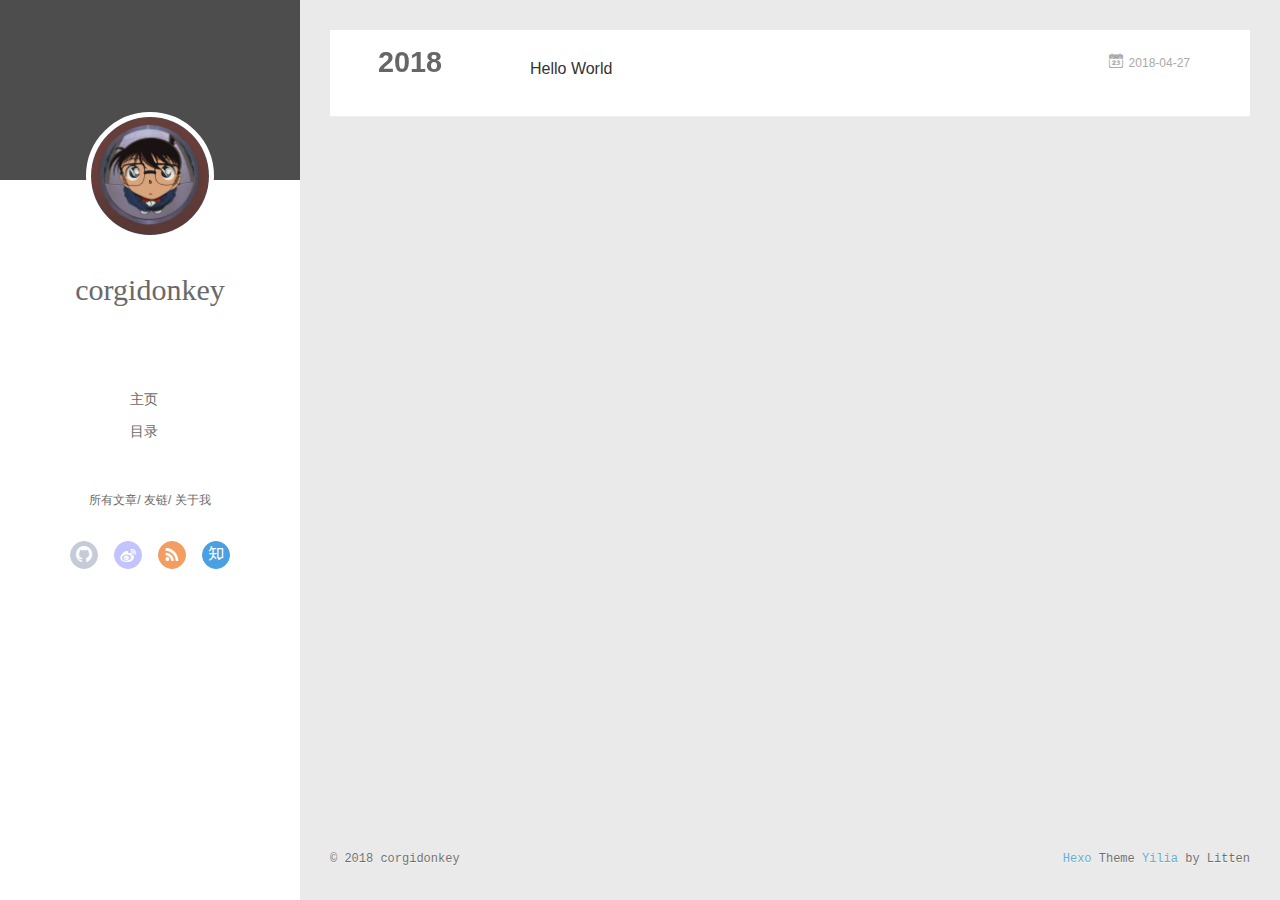
<file: archives/2018/04/index.html>
<!DOCTYPE html>
<html>
<head>
  <meta charset="utf-8">
  
  <meta name="renderer" content="webkit">
  <meta http-equiv="X-UA-Compatible" content="IE=edge" >
  <link rel="dns-prefetch" href="http://yoursite.com">
  <title>Archives: 2018/4 | corgidonkey</title>
  <meta name="viewport" content="width=device-width, initial-scale=1, maximum-scale=1">
  <meta property="og:type" content="website">
<meta property="og:title" content="corgidonkey">
<meta property="og:url" content="http://yoursite.com/archives/2018/04/index.html">
<meta property="og:site_name" content="corgidonkey">
<meta property="og:locale" content="default">
<meta name="twitter:card" content="summary">
<meta name="twitter:title" content="corgidonkey">
  
    <link rel="alternative" href="/atom.xml" title="corgidonkey" type="application/atom+xml">
  
  
    <link rel="icon" href="/favicon.png">
  
  <link rel="stylesheet" type="text/css" href="/./main.0cf68a.css">
  <style type="text/css">
  
    #container.show {
      background: linear-gradient(200deg,#a0cfe4,#e8c37e);
    }
  </style>
  

  

</head>

<body>
  <div id="container" q-class="show:isCtnShow">
    <canvas id="anm-canvas" class="anm-canvas"></canvas>
    <div class="left-col" q-class="show:isShow">
      
<div class="overlay" style="background: #4d4d4d"></div>
<div class="intrude-less">
	<header id="header" class="inner">
		<a href="/" class="profilepic">
			<img src="/img/avatar.jpg" class="js-avatar">
		</a>
		<hgroup>
		  <h1 class="header-author"><a href="/">corgidonkey</a></h1>
		</hgroup>
		

		<nav class="header-menu">
			<ul>
			
				<li><a href="/">主页</a></li>
	        
				<li><a href="/categories/android/">目录</a></li>
	        
			</ul>
		</nav>
		<nav class="header-smart-menu">
    		
    			
    			<a q-on="click: openSlider(e, 'innerArchive')" href="javascript:void(0)">所有文章</a>
    			
            
    			
    			<a q-on="click: openSlider(e, 'friends')" href="javascript:void(0)">友链</a>
    			
            
    			
    			<a q-on="click: openSlider(e, 'aboutme')" href="javascript:void(0)">关于我</a>
    			
            
		</nav>
		<nav class="header-nav">
			<div class="social">
				
					<a class="github" target="_blank" href="#" title="github"><i class="icon-github"></i></a>
		        
					<a class="weibo" target="_blank" href="#" title="weibo"><i class="icon-weibo"></i></a>
		        
					<a class="rss" target="_blank" href="#" title="rss"><i class="icon-rss"></i></a>
		        
					<a class="zhihu" target="_blank" href="#" title="zhihu"><i class="icon-zhihu"></i></a>
		        
			</div>
		</nav>
	</header>		
</div>

    </div>
    <div class="mid-col" q-class="show:isShow,hide:isShow|isFalse">
      
<nav id="mobile-nav">
  	<div class="overlay js-overlay" style="background: #4d4d4d"></div>
	<div class="btnctn js-mobile-btnctn">
  		<div class="slider-trigger list" q-on="click: openSlider(e)"><i class="icon icon-sort"></i></div>
	</div>
	<div class="intrude-less">
		<header id="header" class="inner">
			<div class="profilepic">
				<img src="/img/avatar.jpg" class="js-avatar">
			</div>
			<hgroup>
			  <h1 class="header-author js-header-author">corgidonkey</h1>
			</hgroup>
			
			
			
				
			
				
			
			
			
			<nav class="header-nav">
				<div class="social">
					
						<a class="github" target="_blank" href="#" title="github"><i class="icon-github"></i></a>
			        
						<a class="weibo" target="_blank" href="#" title="weibo"><i class="icon-weibo"></i></a>
			        
						<a class="rss" target="_blank" href="#" title="rss"><i class="icon-rss"></i></a>
			        
						<a class="zhihu" target="_blank" href="#" title="zhihu"><i class="icon-zhihu"></i></a>
			        
				</div>
			</nav>

			<nav class="header-menu js-header-menu">
				<ul style="width: 50%">
				
				
					<li style="width: 50%"><a href="/">主页</a></li>
		        
					<li style="width: 50%"><a href="/categories/android/">目录</a></li>
		        
				</ul>
			</nav>
		</header>				
	</div>
	<div class="mobile-mask" style="display:none" q-show="isShow"></div>
</nav>

      <div id="wrapper" class="body-wrap">
        <div class="menu-l">
          <div class="canvas-wrap">
            <canvas data-colors="#eaeaea" data-sectionHeight="100" data-contentId="js-content" id="myCanvas1" class="anm-canvas"></canvas>
          </div>
          <div id="js-content" class="content-ll">
            
  
  
    
    
      
      
      <section class="archives-wrap">
        <div class="archive-year-wrap">
          <a href="/archives/2018" class="archive-year">2018</a>
        </div>
        <div class="archives">
    
    <article class="archive-article archive-type-post">
  <div class="archive-article-inner">
    <header class="archive-article-header">
      	<div class="article-meta">
	      	<a href="/2018/04/27/hello-world/" class="archive-article-date">
  	<time datetime="2018-04-27T13:58:33.000Z" itemprop="datePublished"><i class="icon-calendar icon"></i>2018-04-27</time>
</a>
        </div>
    	 
  
    <h1 itemprop="name">
      <a class="archive-article-title" href="/2018/04/27/hello-world/">Hello World</a>
    </h1>
  

        <div class="article-info info-on-right">
          
          

        </div>
        <div class="clearfix"></div>
    </header>
  </div>
</article>
  
  
    </div></section>
  

    


          </div>
        </div>
      </div>
      <footer id="footer">
  <div class="outer">
    <div id="footer-info">
    	<div class="footer-left">
    		&copy; 2018 corgidonkey
    	</div>
      	<div class="footer-right">
      		<a href="http://hexo.io/" target="_blank">Hexo</a>  Theme <a href="https://github.com/litten/hexo-theme-yilia" target="_blank">Yilia</a> by Litten
      	</div>
    </div>
  </div>
</footer>
    </div>
    <script>
	var yiliaConfig = {
		mathjax: false,
		isHome: false,
		isPost: false,
		isArchive: true,
		isTag: false,
		isCategory: false,
		open_in_new: false,
		toc_hide_index: true,
		root: "/",
		innerArchive: true,
		showTags: false
	}
</script>

<script>!function(t){function n(e){if(r[e])return r[e].exports;var i=r[e]={exports:{},id:e,loaded:!1};return t[e].call(i.exports,i,i.exports,n),i.loaded=!0,i.exports}var r={};n.m=t,n.c=r,n.p="./",n(0)}([function(t,n,r){r(195),t.exports=r(191)},function(t,n,r){var e=r(3),i=r(52),o=r(27),u=r(28),c=r(53),f="prototype",a=function(t,n,r){var s,l,h,v,p=t&a.F,d=t&a.G,y=t&a.S,g=t&a.P,b=t&a.B,m=d?e:y?e[n]||(e[n]={}):(e[n]||{})[f],x=d?i:i[n]||(i[n]={}),w=x[f]||(x[f]={});d&&(r=n);for(s in r)l=!p&&m&&void 0!==m[s],h=(l?m:r)[s],v=b&&l?c(h,e):g&&"function"==typeof h?c(Function.call,h):h,m&&u(m,s,h,t&a.U),x[s]!=h&&o(x,s,v),g&&w[s]!=h&&(w[s]=h)};e.core=i,a.F=1,a.G=2,a.S=4,a.P=8,a.B=16,a.W=32,a.U=64,a.R=128,t.exports=a},function(t,n,r){var e=r(6);t.exports=function(t){if(!e(t))throw TypeError(t+" is not an object!");return t}},function(t,n){var r=t.exports="undefined"!=typeof window&&window.Math==Math?window:"undefined"!=typeof self&&self.Math==Math?self:Function("return this")();"number"==typeof __g&&(__g=r)},function(t,n){t.exports=function(t){try{return!!t()}catch(t){return!0}}},function(t,n){var r=t.exports="undefined"!=typeof window&&window.Math==Math?window:"undefined"!=typeof self&&self.Math==Math?self:Function("return this")();"number"==typeof __g&&(__g=r)},function(t,n){t.exports=function(t){return"object"==typeof t?null!==t:"function"==typeof t}},function(t,n,r){var e=r(126)("wks"),i=r(76),o=r(3).Symbol,u="function"==typeof o;(t.exports=function(t){return e[t]||(e[t]=u&&o[t]||(u?o:i)("Symbol."+t))}).store=e},function(t,n){var r={}.hasOwnProperty;t.exports=function(t,n){return r.call(t,n)}},function(t,n,r){var e=r(94),i=r(33);t.exports=function(t){return e(i(t))}},function(t,n,r){t.exports=!r(4)(function(){return 7!=Object.defineProperty({},"a",{get:function(){return 7}}).a})},function(t,n,r){var e=r(2),i=r(167),o=r(50),u=Object.defineProperty;n.f=r(10)?Object.defineProperty:function(t,n,r){if(e(t),n=o(n,!0),e(r),i)try{return u(t,n,r)}catch(t){}if("get"in r||"set"in r)throw TypeError("Accessors not supported!");return"value"in r&&(t[n]=r.value),t}},function(t,n,r){t.exports=!r(18)(function(){return 7!=Object.defineProperty({},"a",{get:function(){return 7}}).a})},function(t,n,r){var e=r(14),i=r(22);t.exports=r(12)?function(t,n,r){return e.f(t,n,i(1,r))}:function(t,n,r){return t[n]=r,t}},function(t,n,r){var e=r(20),i=r(58),o=r(42),u=Object.defineProperty;n.f=r(12)?Object.defineProperty:function(t,n,r){if(e(t),n=o(n,!0),e(r),i)try{return u(t,n,r)}catch(t){}if("get"in r||"set"in r)throw TypeError("Accessors not supported!");return"value"in r&&(t[n]=r.value),t}},function(t,n,r){var e=r(40)("wks"),i=r(23),o=r(5).Symbol,u="function"==typeof o;(t.exports=function(t){return e[t]||(e[t]=u&&o[t]||(u?o:i)("Symbol."+t))}).store=e},function(t,n,r){var e=r(67),i=Math.min;t.exports=function(t){return t>0?i(e(t),9007199254740991):0}},function(t,n,r){var e=r(46);t.exports=function(t){return Object(e(t))}},function(t,n){t.exports=function(t){try{return!!t()}catch(t){return!0}}},function(t,n,r){var e=r(63),i=r(34);t.exports=Object.keys||function(t){return e(t,i)}},function(t,n,r){var e=r(21);t.exports=function(t){if(!e(t))throw TypeError(t+" is not an object!");return t}},function(t,n){t.exports=function(t){return"object"==typeof t?null!==t:"function"==typeof t}},function(t,n){t.exports=function(t,n){return{enumerable:!(1&t),configurable:!(2&t),writable:!(4&t),value:n}}},function(t,n){var r=0,e=Math.random();t.exports=function(t){return"Symbol(".concat(void 0===t?"":t,")_",(++r+e).toString(36))}},function(t,n){var r={}.hasOwnProperty;t.exports=function(t,n){return r.call(t,n)}},function(t,n){var r=t.exports={version:"2.4.0"};"number"==typeof __e&&(__e=r)},function(t,n){t.exports=function(t){if("function"!=typeof t)throw TypeError(t+" is not a function!");return t}},function(t,n,r){var e=r(11),i=r(66);t.exports=r(10)?function(t,n,r){return e.f(t,n,i(1,r))}:function(t,n,r){return t[n]=r,t}},function(t,n,r){var e=r(3),i=r(27),o=r(24),u=r(76)("src"),c="toString",f=Function[c],a=(""+f).split(c);r(52).inspectSource=function(t){return f.call(t)},(t.exports=function(t,n,r,c){var f="function"==typeof r;f&&(o(r,"name")||i(r,"name",n)),t[n]!==r&&(f&&(o(r,u)||i(r,u,t[n]?""+t[n]:a.join(String(n)))),t===e?t[n]=r:c?t[n]?t[n]=r:i(t,n,r):(delete t[n],i(t,n,r)))})(Function.prototype,c,function(){return"function"==typeof this&&this[u]||f.call(this)})},function(t,n,r){var e=r(1),i=r(4),o=r(46),u=function(t,n,r,e){var i=String(o(t)),u="<"+n;return""!==r&&(u+=" "+r+'="'+String(e).replace(/"/g,"&quot;")+'"'),u+">"+i+"</"+n+">"};t.exports=function(t,n){var r={};r[t]=n(u),e(e.P+e.F*i(function(){var n=""[t]('"');return n!==n.toLowerCase()||n.split('"').length>3}),"String",r)}},function(t,n,r){var e=r(115),i=r(46);t.exports=function(t){return e(i(t))}},function(t,n,r){var e=r(116),i=r(66),o=r(30),u=r(50),c=r(24),f=r(167),a=Object.getOwnPropertyDescriptor;n.f=r(10)?a:function(t,n){if(t=o(t),n=u(n,!0),f)try{return a(t,n)}catch(t){}if(c(t,n))return i(!e.f.call(t,n),t[n])}},function(t,n,r){var e=r(24),i=r(17),o=r(145)("IE_PROTO"),u=Object.prototype;t.exports=Object.getPrototypeOf||function(t){return t=i(t),e(t,o)?t[o]:"function"==typeof t.constructor&&t instanceof t.constructor?t.constructor.prototype:t instanceof Object?u:null}},function(t,n){t.exports=function(t){if(void 0==t)throw TypeError("Can't call method on  "+t);return t}},function(t,n){t.exports="constructor,hasOwnProperty,isPrototypeOf,propertyIsEnumerable,toLocaleString,toString,valueOf".split(",")},function(t,n){t.exports={}},function(t,n){t.exports=!0},function(t,n){n.f={}.propertyIsEnumerable},function(t,n,r){var e=r(14).f,i=r(8),o=r(15)("toStringTag");t.exports=function(t,n,r){t&&!i(t=r?t:t.prototype,o)&&e(t,o,{configurable:!0,value:n})}},function(t,n,r){var e=r(40)("keys"),i=r(23);t.exports=function(t){return e[t]||(e[t]=i(t))}},function(t,n,r){var e=r(5),i="__core-js_shared__",o=e[i]||(e[i]={});t.exports=function(t){return o[t]||(o[t]={})}},function(t,n){var r=Math.ceil,e=Math.floor;t.exports=function(t){return isNaN(t=+t)?0:(t>0?e:r)(t)}},function(t,n,r){var e=r(21);t.exports=function(t,n){if(!e(t))return t;var r,i;if(n&&"function"==typeof(r=t.toString)&&!e(i=r.call(t)))return i;if("function"==typeof(r=t.valueOf)&&!e(i=r.call(t)))return i;if(!n&&"function"==typeof(r=t.toString)&&!e(i=r.call(t)))return i;throw TypeError("Can't convert object to primitive value")}},function(t,n,r){var e=r(5),i=r(25),o=r(36),u=r(44),c=r(14).f;t.exports=function(t){var n=i.Symbol||(i.Symbol=o?{}:e.Symbol||{});"_"==t.charAt(0)||t in n||c(n,t,{value:u.f(t)})}},function(t,n,r){n.f=r(15)},function(t,n){var r={}.toString;t.exports=function(t){return r.call(t).slice(8,-1)}},function(t,n){t.exports=function(t){if(void 0==t)throw TypeError("Can't call method on  "+t);return t}},function(t,n,r){var e=r(4);t.exports=function(t,n){return!!t&&e(function(){n?t.call(null,function(){},1):t.call(null)})}},function(t,n,r){var e=r(53),i=r(115),o=r(17),u=r(16),c=r(203);t.exports=function(t,n){var r=1==t,f=2==t,a=3==t,s=4==t,l=6==t,h=5==t||l,v=n||c;return function(n,c,p){for(var d,y,g=o(n),b=i(g),m=e(c,p,3),x=u(b.length),w=0,S=r?v(n,x):f?v(n,0):void 0;x>w;w++)if((h||w in b)&&(d=b[w],y=m(d,w,g),t))if(r)S[w]=y;else if(y)switch(t){case 3:return!0;case 5:return d;case 6:return w;case 2:S.push(d)}else if(s)return!1;return l?-1:a||s?s:S}}},function(t,n,r){var e=r(1),i=r(52),o=r(4);t.exports=function(t,n){var r=(i.Object||{})[t]||Object[t],u={};u[t]=n(r),e(e.S+e.F*o(function(){r(1)}),"Object",u)}},function(t,n,r){var e=r(6);t.exports=function(t,n){if(!e(t))return t;var r,i;if(n&&"function"==typeof(r=t.toString)&&!e(i=r.call(t)))return i;if("function"==typeof(r=t.valueOf)&&!e(i=r.call(t)))return i;if(!n&&"function"==typeof(r=t.toString)&&!e(i=r.call(t)))return i;throw TypeError("Can't convert object to primitive value")}},function(t,n,r){var e=r(5),i=r(25),o=r(91),u=r(13),c="prototype",f=function(t,n,r){var a,s,l,h=t&f.F,v=t&f.G,p=t&f.S,d=t&f.P,y=t&f.B,g=t&f.W,b=v?i:i[n]||(i[n]={}),m=b[c],x=v?e:p?e[n]:(e[n]||{})[c];v&&(r=n);for(a in r)(s=!h&&x&&void 0!==x[a])&&a in b||(l=s?x[a]:r[a],b[a]=v&&"function"!=typeof x[a]?r[a]:y&&s?o(l,e):g&&x[a]==l?function(t){var n=function(n,r,e){if(this instanceof t){switch(arguments.length){case 0:return new t;case 1:return new t(n);case 2:return new t(n,r)}return new t(n,r,e)}return t.apply(this,arguments)};return n[c]=t[c],n}(l):d&&"function"==typeof l?o(Function.call,l):l,d&&((b.virtual||(b.virtual={}))[a]=l,t&f.R&&m&&!m[a]&&u(m,a,l)))};f.F=1,f.G=2,f.S=4,f.P=8,f.B=16,f.W=32,f.U=64,f.R=128,t.exports=f},function(t,n){var r=t.exports={version:"2.4.0"};"number"==typeof __e&&(__e=r)},function(t,n,r){var e=r(26);t.exports=function(t,n,r){if(e(t),void 0===n)return t;switch(r){case 1:return function(r){return t.call(n,r)};case 2:return function(r,e){return t.call(n,r,e)};case 3:return function(r,e,i){return t.call(n,r,e,i)}}return function(){return t.apply(n,arguments)}}},function(t,n,r){var e=r(183),i=r(1),o=r(126)("metadata"),u=o.store||(o.store=new(r(186))),c=function(t,n,r){var i=u.get(t);if(!i){if(!r)return;u.set(t,i=new e)}var o=i.get(n);if(!o){if(!r)return;i.set(n,o=new e)}return o},f=function(t,n,r){var e=c(n,r,!1);return void 0!==e&&e.has(t)},a=function(t,n,r){var e=c(n,r,!1);return void 0===e?void 0:e.get(t)},s=function(t,n,r,e){c(r,e,!0).set(t,n)},l=function(t,n){var r=c(t,n,!1),e=[];return r&&r.forEach(function(t,n){e.push(n)}),e},h=function(t){return void 0===t||"symbol"==typeof t?t:String(t)},v=function(t){i(i.S,"Reflect",t)};t.exports={store:u,map:c,has:f,get:a,set:s,keys:l,key:h,exp:v}},function(t,n,r){"use strict";if(r(10)){var e=r(69),i=r(3),o=r(4),u=r(1),c=r(127),f=r(152),a=r(53),s=r(68),l=r(66),h=r(27),v=r(73),p=r(67),d=r(16),y=r(75),g=r(50),b=r(24),m=r(180),x=r(114),w=r(6),S=r(17),_=r(137),O=r(70),E=r(32),P=r(71).f,j=r(154),F=r(76),M=r(7),A=r(48),N=r(117),T=r(146),I=r(155),k=r(80),L=r(123),R=r(74),C=r(130),D=r(160),U=r(11),W=r(31),G=U.f,B=W.f,V=i.RangeError,z=i.TypeError,q=i.Uint8Array,K="ArrayBuffer",J="Shared"+K,Y="BYTES_PER_ELEMENT",H="prototype",$=Array[H],X=f.ArrayBuffer,Q=f.DataView,Z=A(0),tt=A(2),nt=A(3),rt=A(4),et=A(5),it=A(6),ot=N(!0),ut=N(!1),ct=I.values,ft=I.keys,at=I.entries,st=$.lastIndexOf,lt=$.reduce,ht=$.reduceRight,vt=$.join,pt=$.sort,dt=$.slice,yt=$.toString,gt=$.toLocaleString,bt=M("iterator"),mt=M("toStringTag"),xt=F("typed_constructor"),wt=F("def_constructor"),St=c.CONSTR,_t=c.TYPED,Ot=c.VIEW,Et="Wrong length!",Pt=A(1,function(t,n){return Tt(T(t,t[wt]),n)}),jt=o(function(){return 1===new q(new Uint16Array([1]).buffer)[0]}),Ft=!!q&&!!q[H].set&&o(function(){new q(1).set({})}),Mt=function(t,n){if(void 0===t)throw z(Et);var r=+t,e=d(t);if(n&&!m(r,e))throw V(Et);return e},At=function(t,n){var r=p(t);if(r<0||r%n)throw V("Wrong offset!");return r},Nt=function(t){if(w(t)&&_t in t)return t;throw z(t+" is not a typed array!")},Tt=function(t,n){if(!(w(t)&&xt in t))throw z("It is not a typed array constructor!");return new t(n)},It=function(t,n){return kt(T(t,t[wt]),n)},kt=function(t,n){for(var r=0,e=n.length,i=Tt(t,e);e>r;)i[r]=n[r++];return i},Lt=function(t,n,r){G(t,n,{get:function(){return this._d[r]}})},Rt=function(t){var n,r,e,i,o,u,c=S(t),f=arguments.length,s=f>1?arguments[1]:void 0,l=void 0!==s,h=j(c);if(void 0!=h&&!_(h)){for(u=h.call(c),e=[],n=0;!(o=u.next()).done;n++)e.push(o.value);c=e}for(l&&f>2&&(s=a(s,arguments[2],2)),n=0,r=d(c.length),i=Tt(this,r);r>n;n++)i[n]=l?s(c[n],n):c[n];return i},Ct=function(){for(var t=0,n=arguments.length,r=Tt(this,n);n>t;)r[t]=arguments[t++];return r},Dt=!!q&&o(function(){gt.call(new q(1))}),Ut=function(){return gt.apply(Dt?dt.call(Nt(this)):Nt(this),arguments)},Wt={copyWithin:function(t,n){return D.call(Nt(this),t,n,arguments.length>2?arguments[2]:void 0)},every:function(t){return rt(Nt(this),t,arguments.length>1?arguments[1]:void 0)},fill:function(t){return C.apply(Nt(this),arguments)},filter:function(t){return It(this,tt(Nt(this),t,arguments.length>1?arguments[1]:void 0))},find:function(t){return et(Nt(this),t,arguments.length>1?arguments[1]:void 0)},findIndex:function(t){return it(Nt(this),t,arguments.length>1?arguments[1]:void 0)},forEach:function(t){Z(Nt(this),t,arguments.length>1?arguments[1]:void 0)},indexOf:function(t){return ut(Nt(this),t,arguments.length>1?arguments[1]:void 0)},includes:function(t){return ot(Nt(this),t,arguments.length>1?arguments[1]:void 0)},join:function(t){return vt.apply(Nt(this),arguments)},lastIndexOf:function(t){return st.apply(Nt(this),arguments)},map:function(t){return Pt(Nt(this),t,arguments.length>1?arguments[1]:void 0)},reduce:function(t){return lt.apply(Nt(this),arguments)},reduceRight:function(t){return ht.apply(Nt(this),arguments)},reverse:function(){for(var t,n=this,r=Nt(n).length,e=Math.floor(r/2),i=0;i<e;)t=n[i],n[i++]=n[--r],n[r]=t;return n},some:function(t){return nt(Nt(this),t,arguments.length>1?arguments[1]:void 0)},sort:function(t){return pt.call(Nt(this),t)},subarray:function(t,n){var r=Nt(this),e=r.length,i=y(t,e);return new(T(r,r[wt]))(r.buffer,r.byteOffset+i*r.BYTES_PER_ELEMENT,d((void 0===n?e:y(n,e))-i))}},Gt=function(t,n){return It(this,dt.call(Nt(this),t,n))},Bt=function(t){Nt(this);var n=At(arguments[1],1),r=this.length,e=S(t),i=d(e.length),o=0;if(i+n>r)throw V(Et);for(;o<i;)this[n+o]=e[o++]},Vt={entries:function(){return at.call(Nt(this))},keys:function(){return ft.call(Nt(this))},values:function(){return ct.call(Nt(this))}},zt=function(t,n){return w(t)&&t[_t]&&"symbol"!=typeof n&&n in t&&String(+n)==String(n)},qt=function(t,n){return zt(t,n=g(n,!0))?l(2,t[n]):B(t,n)},Kt=function(t,n,r){return!(zt(t,n=g(n,!0))&&w(r)&&b(r,"value"))||b(r,"get")||b(r,"set")||r.configurable||b(r,"writable")&&!r.writable||b(r,"enumerable")&&!r.enumerable?G(t,n,r):(t[n]=r.value,t)};St||(W.f=qt,U.f=Kt),u(u.S+u.F*!St,"Object",{getOwnPropertyDescriptor:qt,defineProperty:Kt}),o(function(){yt.call({})})&&(yt=gt=function(){return vt.call(this)});var Jt=v({},Wt);v(Jt,Vt),h(Jt,bt,Vt.values),v(Jt,{slice:Gt,set:Bt,constructor:function(){},toString:yt,toLocaleString:Ut}),Lt(Jt,"buffer","b"),Lt(Jt,"byteOffset","o"),Lt(Jt,"byteLength","l"),Lt(Jt,"length","e"),G(Jt,mt,{get:function(){return this[_t]}}),t.exports=function(t,n,r,f){f=!!f;var a=t+(f?"Clamped":"")+"Array",l="Uint8Array"!=a,v="get"+t,p="set"+t,y=i[a],g=y||{},b=y&&E(y),m=!y||!c.ABV,S={},_=y&&y[H],j=function(t,r){var e=t._d;return e.v[v](r*n+e.o,jt)},F=function(t,r,e){var i=t._d;f&&(e=(e=Math.round(e))<0?0:e>255?255:255&e),i.v[p](r*n+i.o,e,jt)},M=function(t,n){G(t,n,{get:function(){return j(this,n)},set:function(t){return F(this,n,t)},enumerable:!0})};m?(y=r(function(t,r,e,i){s(t,y,a,"_d");var o,u,c,f,l=0,v=0;if(w(r)){if(!(r instanceof X||(f=x(r))==K||f==J))return _t in r?kt(y,r):Rt.call(y,r);o=r,v=At(e,n);var p=r.byteLength;if(void 0===i){if(p%n)throw V(Et);if((u=p-v)<0)throw V(Et)}else if((u=d(i)*n)+v>p)throw V(Et);c=u/n}else c=Mt(r,!0),u=c*n,o=new X(u);for(h(t,"_d",{b:o,o:v,l:u,e:c,v:new Q(o)});l<c;)M(t,l++)}),_=y[H]=O(Jt),h(_,"constructor",y)):L(function(t){new y(null),new y(t)},!0)||(y=r(function(t,r,e,i){s(t,y,a);var o;return w(r)?r instanceof X||(o=x(r))==K||o==J?void 0!==i?new g(r,At(e,n),i):void 0!==e?new g(r,At(e,n)):new g(r):_t in r?kt(y,r):Rt.call(y,r):new g(Mt(r,l))}),Z(b!==Function.prototype?P(g).concat(P(b)):P(g),function(t){t in y||h(y,t,g[t])}),y[H]=_,e||(_.constructor=y));var A=_[bt],N=!!A&&("values"==A.name||void 0==A.name),T=Vt.values;h(y,xt,!0),h(_,_t,a),h(_,Ot,!0),h(_,wt,y),(f?new y(1)[mt]==a:mt in _)||G(_,mt,{get:function(){return a}}),S[a]=y,u(u.G+u.W+u.F*(y!=g),S),u(u.S,a,{BYTES_PER_ELEMENT:n,from:Rt,of:Ct}),Y in _||h(_,Y,n),u(u.P,a,Wt),R(a),u(u.P+u.F*Ft,a,{set:Bt}),u(u.P+u.F*!N,a,Vt),u(u.P+u.F*(_.toString!=yt),a,{toString:yt}),u(u.P+u.F*o(function(){new y(1).slice()}),a,{slice:Gt}),u(u.P+u.F*(o(function(){return[1,2].toLocaleString()!=new y([1,2]).toLocaleString()})||!o(function(){_.toLocaleString.call([1,2])})),a,{toLocaleString:Ut}),k[a]=N?A:T,e||N||h(_,bt,T)}}else t.exports=function(){}},function(t,n){var r={}.toString;t.exports=function(t){return r.call(t).slice(8,-1)}},function(t,n,r){var e=r(21),i=r(5).document,o=e(i)&&e(i.createElement);t.exports=function(t){return o?i.createElement(t):{}}},function(t,n,r){t.exports=!r(12)&&!r(18)(function(){return 7!=Object.defineProperty(r(57)("div"),"a",{get:function(){return 7}}).a})},function(t,n,r){"use strict";var e=r(36),i=r(51),o=r(64),u=r(13),c=r(8),f=r(35),a=r(96),s=r(38),l=r(103),h=r(15)("iterator"),v=!([].keys&&"next"in[].keys()),p="keys",d="values",y=function(){return this};t.exports=function(t,n,r,g,b,m,x){a(r,n,g);var w,S,_,O=function(t){if(!v&&t in F)return F[t];switch(t){case p:case d:return function(){return new r(this,t)}}return function(){return new r(this,t)}},E=n+" Iterator",P=b==d,j=!1,F=t.prototype,M=F[h]||F["@@iterator"]||b&&F[b],A=M||O(b),N=b?P?O("entries"):A:void 0,T="Array"==n?F.entries||M:M;if(T&&(_=l(T.call(new t)))!==Object.prototype&&(s(_,E,!0),e||c(_,h)||u(_,h,y)),P&&M&&M.name!==d&&(j=!0,A=function(){return M.call(this)}),e&&!x||!v&&!j&&F[h]||u(F,h,A),f[n]=A,f[E]=y,b)if(w={values:P?A:O(d),keys:m?A:O(p),entries:N},x)for(S in w)S in F||o(F,S,w[S]);else i(i.P+i.F*(v||j),n,w);return w}},function(t,n,r){var e=r(20),i=r(100),o=r(34),u=r(39)("IE_PROTO"),c=function(){},f="prototype",a=function(){var t,n=r(57)("iframe"),e=o.length;for(n.style.display="none",r(93).appendChild(n),n.src="javascript:",t=n.contentWindow.document,t.open(),t.write("<script>document.F=Object<\/script>"),t.close(),a=t.F;e--;)delete a[f][o[e]];return a()};t.exports=Object.create||function(t,n){var r;return null!==t?(c[f]=e(t),r=new c,c[f]=null,r[u]=t):r=a(),void 0===n?r:i(r,n)}},function(t,n,r){var e=r(63),i=r(34).concat("length","prototype");n.f=Object.getOwnPropertyNames||function(t){return e(t,i)}},function(t,n){n.f=Object.getOwnPropertySymbols},function(t,n,r){var e=r(8),i=r(9),o=r(90)(!1),u=r(39)("IE_PROTO");t.exports=function(t,n){var r,c=i(t),f=0,a=[];for(r in c)r!=u&&e(c,r)&&a.push(r);for(;n.length>f;)e(c,r=n[f++])&&(~o(a,r)||a.push(r));return a}},function(t,n,r){t.exports=r(13)},function(t,n,r){var e=r(76)("meta"),i=r(6),o=r(24),u=r(11).f,c=0,f=Object.isExtensible||function(){return!0},a=!r(4)(function(){return f(Object.preventExtensions({}))}),s=function(t){u(t,e,{value:{i:"O"+ ++c,w:{}}})},l=function(t,n){if(!i(t))return"symbol"==typeof t?t:("string"==typeof t?"S":"P")+t;if(!o(t,e)){if(!f(t))return"F";if(!n)return"E";s(t)}return t[e].i},h=function(t,n){if(!o(t,e)){if(!f(t))return!0;if(!n)return!1;s(t)}return t[e].w},v=function(t){return a&&p.NEED&&f(t)&&!o(t,e)&&s(t),t},p=t.exports={KEY:e,NEED:!1,fastKey:l,getWeak:h,onFreeze:v}},function(t,n){t.exports=function(t,n){return{enumerable:!(1&t),configurable:!(2&t),writable:!(4&t),value:n}}},function(t,n){var r=Math.ceil,e=Math.floor;t.exports=function(t){return isNaN(t=+t)?0:(t>0?e:r)(t)}},function(t,n){t.exports=function(t,n,r,e){if(!(t instanceof n)||void 0!==e&&e in t)throw TypeError(r+": incorrect invocation!");return t}},function(t,n){t.exports=!1},function(t,n,r){var e=r(2),i=r(173),o=r(133),u=r(145)("IE_PROTO"),c=function(){},f="prototype",a=function(){var t,n=r(132)("iframe"),e=o.length;for(n.style.display="none",r(135).appendChild(n),n.src="javascript:",t=n.contentWindow.document,t.open(),t.write("<script>document.F=Object<\/script>"),t.close(),a=t.F;e--;)delete a[f][o[e]];return a()};t.exports=Object.create||function(t,n){var r;return null!==t?(c[f]=e(t),r=new c,c[f]=null,r[u]=t):r=a(),void 0===n?r:i(r,n)}},function(t,n,r){var e=r(175),i=r(133).concat("length","prototype");n.f=Object.getOwnPropertyNames||function(t){return e(t,i)}},function(t,n,r){var e=r(175),i=r(133);t.exports=Object.keys||function(t){return e(t,i)}},function(t,n,r){var e=r(28);t.exports=function(t,n,r){for(var i in n)e(t,i,n[i],r);return t}},function(t,n,r){"use strict";var e=r(3),i=r(11),o=r(10),u=r(7)("species");t.exports=function(t){var n=e[t];o&&n&&!n[u]&&i.f(n,u,{configurable:!0,get:function(){return this}})}},function(t,n,r){var e=r(67),i=Math.max,o=Math.min;t.exports=function(t,n){return t=e(t),t<0?i(t+n,0):o(t,n)}},function(t,n){var r=0,e=Math.random();t.exports=function(t){return"Symbol(".concat(void 0===t?"":t,")_",(++r+e).toString(36))}},function(t,n,r){var e=r(33);t.exports=function(t){return Object(e(t))}},function(t,n,r){var e=r(7)("unscopables"),i=Array.prototype;void 0==i[e]&&r(27)(i,e,{}),t.exports=function(t){i[e][t]=!0}},function(t,n,r){var e=r(53),i=r(169),o=r(137),u=r(2),c=r(16),f=r(154),a={},s={},n=t.exports=function(t,n,r,l,h){var v,p,d,y,g=h?function(){return t}:f(t),b=e(r,l,n?2:1),m=0;if("function"!=typeof g)throw TypeError(t+" is not iterable!");if(o(g)){for(v=c(t.length);v>m;m++)if((y=n?b(u(p=t[m])[0],p[1]):b(t[m]))===a||y===s)return y}else for(d=g.call(t);!(p=d.next()).done;)if((y=i(d,b,p.value,n))===a||y===s)return y};n.BREAK=a,n.RETURN=s},function(t,n){t.exports={}},function(t,n,r){var e=r(11).f,i=r(24),o=r(7)("toStringTag");t.exports=function(t,n,r){t&&!i(t=r?t:t.prototype,o)&&e(t,o,{configurable:!0,value:n})}},function(t,n,r){var e=r(1),i=r(46),o=r(4),u=r(150),c="["+u+"]",f="​",a=RegExp("^"+c+c+"*"),s=RegExp(c+c+"*$"),l=function(t,n,r){var i={},c=o(function(){return!!u[t]()||f[t]()!=f}),a=i[t]=c?n(h):u[t];r&&(i[r]=a),e(e.P+e.F*c,"String",i)},h=l.trim=function(t,n){return t=String(i(t)),1&n&&(t=t.replace(a,"")),2&n&&(t=t.replace(s,"")),t};t.exports=l},function(t,n,r){t.exports={default:r(86),__esModule:!0}},function(t,n,r){t.exports={default:r(87),__esModule:!0}},function(t,n,r){"use strict";function e(t){return t&&t.__esModule?t:{default:t}}n.__esModule=!0;var i=r(84),o=e(i),u=r(83),c=e(u),f="function"==typeof c.default&&"symbol"==typeof o.default?function(t){return typeof t}:function(t){return t&&"function"==typeof c.default&&t.constructor===c.default&&t!==c.default.prototype?"symbol":typeof t};n.default="function"==typeof c.default&&"symbol"===f(o.default)?function(t){return void 0===t?"undefined":f(t)}:function(t){return t&&"function"==typeof c.default&&t.constructor===c.default&&t!==c.default.prototype?"symbol":void 0===t?"undefined":f(t)}},function(t,n,r){r(110),r(108),r(111),r(112),t.exports=r(25).Symbol},function(t,n,r){r(109),r(113),t.exports=r(44).f("iterator")},function(t,n){t.exports=function(t){if("function"!=typeof t)throw TypeError(t+" is not a function!");return t}},function(t,n){t.exports=function(){}},function(t,n,r){var e=r(9),i=r(106),o=r(105);t.exports=function(t){return function(n,r,u){var c,f=e(n),a=i(f.length),s=o(u,a);if(t&&r!=r){for(;a>s;)if((c=f[s++])!=c)return!0}else for(;a>s;s++)if((t||s in f)&&f[s]===r)return t||s||0;return!t&&-1}}},function(t,n,r){var e=r(88);t.exports=function(t,n,r){if(e(t),void 0===n)return t;switch(r){case 1:return function(r){return t.call(n,r)};case 2:return function(r,e){return t.call(n,r,e)};case 3:return function(r,e,i){return t.call(n,r,e,i)}}return function(){return t.apply(n,arguments)}}},function(t,n,r){var e=r(19),i=r(62),o=r(37);t.exports=function(t){var n=e(t),r=i.f;if(r)for(var u,c=r(t),f=o.f,a=0;c.length>a;)f.call(t,u=c[a++])&&n.push(u);return n}},function(t,n,r){t.exports=r(5).document&&document.documentElement},function(t,n,r){var e=r(56);t.exports=Object("z").propertyIsEnumerable(0)?Object:function(t){return"String"==e(t)?t.split(""):Object(t)}},function(t,n,r){var e=r(56);t.exports=Array.isArray||function(t){return"Array"==e(t)}},function(t,n,r){"use strict";var e=r(60),i=r(22),o=r(38),u={};r(13)(u,r(15)("iterator"),function(){return this}),t.exports=function(t,n,r){t.prototype=e(u,{next:i(1,r)}),o(t,n+" Iterator")}},function(t,n){t.exports=function(t,n){return{value:n,done:!!t}}},function(t,n,r){var e=r(19),i=r(9);t.exports=function(t,n){for(var r,o=i(t),u=e(o),c=u.length,f=0;c>f;)if(o[r=u[f++]]===n)return r}},function(t,n,r){var e=r(23)("meta"),i=r(21),o=r(8),u=r(14).f,c=0,f=Object.isExtensible||function(){return!0},a=!r(18)(function(){return f(Object.preventExtensions({}))}),s=function(t){u(t,e,{value:{i:"O"+ ++c,w:{}}})},l=function(t,n){if(!i(t))return"symbol"==typeof t?t:("string"==typeof t?"S":"P")+t;if(!o(t,e)){if(!f(t))return"F";if(!n)return"E";s(t)}return t[e].i},h=function(t,n){if(!o(t,e)){if(!f(t))return!0;if(!n)return!1;s(t)}return t[e].w},v=function(t){return a&&p.NEED&&f(t)&&!o(t,e)&&s(t),t},p=t.exports={KEY:e,NEED:!1,fastKey:l,getWeak:h,onFreeze:v}},function(t,n,r){var e=r(14),i=r(20),o=r(19);t.exports=r(12)?Object.defineProperties:function(t,n){i(t);for(var r,u=o(n),c=u.length,f=0;c>f;)e.f(t,r=u[f++],n[r]);return t}},function(t,n,r){var e=r(37),i=r(22),o=r(9),u=r(42),c=r(8),f=r(58),a=Object.getOwnPropertyDescriptor;n.f=r(12)?a:function(t,n){if(t=o(t),n=u(n,!0),f)try{return a(t,n)}catch(t){}if(c(t,n))return i(!e.f.call(t,n),t[n])}},function(t,n,r){var e=r(9),i=r(61).f,o={}.toString,u="object"==typeof window&&window&&Object.getOwnPropertyNames?Object.getOwnPropertyNames(window):[],c=function(t){try{return i(t)}catch(t){return u.slice()}};t.exports.f=function(t){return u&&"[object Window]"==o.call(t)?c(t):i(e(t))}},function(t,n,r){var e=r(8),i=r(77),o=r(39)("IE_PROTO"),u=Object.prototype;t.exports=Object.getPrototypeOf||function(t){return t=i(t),e(t,o)?t[o]:"function"==typeof t.constructor&&t instanceof t.constructor?t.constructor.prototype:t instanceof Object?u:null}},function(t,n,r){var e=r(41),i=r(33);t.exports=function(t){return function(n,r){var o,u,c=String(i(n)),f=e(r),a=c.length;return f<0||f>=a?t?"":void 0:(o=c.charCodeAt(f),o<55296||o>56319||f+1===a||(u=c.charCodeAt(f+1))<56320||u>57343?t?c.charAt(f):o:t?c.slice(f,f+2):u-56320+(o-55296<<10)+65536)}}},function(t,n,r){var e=r(41),i=Math.max,o=Math.min;t.exports=function(t,n){return t=e(t),t<0?i(t+n,0):o(t,n)}},function(t,n,r){var e=r(41),i=Math.min;t.exports=function(t){return t>0?i(e(t),9007199254740991):0}},function(t,n,r){"use strict";var e=r(89),i=r(97),o=r(35),u=r(9);t.exports=r(59)(Array,"Array",function(t,n){this._t=u(t),this._i=0,this._k=n},function(){var t=this._t,n=this._k,r=this._i++;return!t||r>=t.length?(this._t=void 0,i(1)):"keys"==n?i(0,r):"values"==n?i(0,t[r]):i(0,[r,t[r]])},"values"),o.Arguments=o.Array,e("keys"),e("values"),e("entries")},function(t,n){},function(t,n,r){"use strict";var e=r(104)(!0);r(59)(String,"String",function(t){this._t=String(t),this._i=0},function(){var t,n=this._t,r=this._i;return r>=n.length?{value:void 0,done:!0}:(t=e(n,r),this._i+=t.length,{value:t,done:!1})})},function(t,n,r){"use strict";var e=r(5),i=r(8),o=r(12),u=r(51),c=r(64),f=r(99).KEY,a=r(18),s=r(40),l=r(38),h=r(23),v=r(15),p=r(44),d=r(43),y=r(98),g=r(92),b=r(95),m=r(20),x=r(9),w=r(42),S=r(22),_=r(60),O=r(102),E=r(101),P=r(14),j=r(19),F=E.f,M=P.f,A=O.f,N=e.Symbol,T=e.JSON,I=T&&T.stringify,k="prototype",L=v("_hidden"),R=v("toPrimitive"),C={}.propertyIsEnumerable,D=s("symbol-registry"),U=s("symbols"),W=s("op-symbols"),G=Object[k],B="function"==typeof N,V=e.QObject,z=!V||!V[k]||!V[k].findChild,q=o&&a(function(){return 7!=_(M({},"a",{get:function(){return M(this,"a",{value:7}).a}})).a})?function(t,n,r){var e=F(G,n);e&&delete G[n],M(t,n,r),e&&t!==G&&M(G,n,e)}:M,K=function(t){var n=U[t]=_(N[k]);return n._k=t,n},J=B&&"symbol"==typeof N.iterator?function(t){return"symbol"==typeof t}:function(t){return t instanceof N},Y=function(t,n,r){return t===G&&Y(W,n,r),m(t),n=w(n,!0),m(r),i(U,n)?(r.enumerable?(i(t,L)&&t[L][n]&&(t[L][n]=!1),r=_(r,{enumerable:S(0,!1)})):(i(t,L)||M(t,L,S(1,{})),t[L][n]=!0),q(t,n,r)):M(t,n,r)},H=function(t,n){m(t);for(var r,e=g(n=x(n)),i=0,o=e.length;o>i;)Y(t,r=e[i++],n[r]);return t},$=function(t,n){return void 0===n?_(t):H(_(t),n)},X=function(t){var n=C.call(this,t=w(t,!0));return!(this===G&&i(U,t)&&!i(W,t))&&(!(n||!i(this,t)||!i(U,t)||i(this,L)&&this[L][t])||n)},Q=function(t,n){if(t=x(t),n=w(n,!0),t!==G||!i(U,n)||i(W,n)){var r=F(t,n);return!r||!i(U,n)||i(t,L)&&t[L][n]||(r.enumerable=!0),r}},Z=function(t){for(var n,r=A(x(t)),e=[],o=0;r.length>o;)i(U,n=r[o++])||n==L||n==f||e.push(n);return e},tt=function(t){for(var n,r=t===G,e=A(r?W:x(t)),o=[],u=0;e.length>u;)!i(U,n=e[u++])||r&&!i(G,n)||o.push(U[n]);return o};B||(N=function(){if(this instanceof N)throw TypeError("Symbol is not a constructor!");var t=h(arguments.length>0?arguments[0]:void 0),n=function(r){this===G&&n.call(W,r),i(this,L)&&i(this[L],t)&&(this[L][t]=!1),q(this,t,S(1,r))};return o&&z&&q(G,t,{configurable:!0,set:n}),K(t)},c(N[k],"toString",function(){return this._k}),E.f=Q,P.f=Y,r(61).f=O.f=Z,r(37).f=X,r(62).f=tt,o&&!r(36)&&c(G,"propertyIsEnumerable",X,!0),p.f=function(t){return K(v(t))}),u(u.G+u.W+u.F*!B,{Symbol:N});for(var nt="hasInstance,isConcatSpreadable,iterator,match,replace,search,species,split,toPrimitive,toStringTag,unscopables".split(","),rt=0;nt.length>rt;)v(nt[rt++]);for(var nt=j(v.store),rt=0;nt.length>rt;)d(nt[rt++]);u(u.S+u.F*!B,"Symbol",{for:function(t){return i(D,t+="")?D[t]:D[t]=N(t)},keyFor:function(t){if(J(t))return y(D,t);throw TypeError(t+" is not a symbol!")},useSetter:function(){z=!0},useSimple:function(){z=!1}}),u(u.S+u.F*!B,"Object",{create:$,defineProperty:Y,defineProperties:H,getOwnPropertyDescriptor:Q,getOwnPropertyNames:Z,getOwnPropertySymbols:tt}),T&&u(u.S+u.F*(!B||a(function(){var t=N();return"[null]"!=I([t])||"{}"!=I({a:t})||"{}"!=I(Object(t))})),"JSON",{stringify:function(t){if(void 0!==t&&!J(t)){for(var n,r,e=[t],i=1;arguments.length>i;)e.push(arguments[i++]);return n=e[1],"function"==typeof n&&(r=n),!r&&b(n)||(n=function(t,n){if(r&&(n=r.call(this,t,n)),!J(n))return n}),e[1]=n,I.apply(T,e)}}}),N[k][R]||r(13)(N[k],R,N[k].valueOf),l(N,"Symbol"),l(Math,"Math",!0),l(e.JSON,"JSON",!0)},function(t,n,r){r(43)("asyncIterator")},function(t,n,r){r(43)("observable")},function(t,n,r){r(107);for(var e=r(5),i=r(13),o=r(35),u=r(15)("toStringTag"),c=["NodeList","DOMTokenList","MediaList","StyleSheetList","CSSRuleList"],f=0;f<5;f++){var a=c[f],s=e[a],l=s&&s.prototype;l&&!l[u]&&i(l,u,a),o[a]=o.Array}},function(t,n,r){var e=r(45),i=r(7)("toStringTag"),o="Arguments"==e(function(){return arguments}()),u=function(t,n){try{return t[n]}catch(t){}};t.exports=function(t){var n,r,c;return void 0===t?"Undefined":null===t?"Null":"string"==typeof(r=u(n=Object(t),i))?r:o?e(n):"Object"==(c=e(n))&&"function"==typeof n.callee?"Arguments":c}},function(t,n,r){var e=r(45);t.exports=Object("z").propertyIsEnumerable(0)?Object:function(t){return"String"==e(t)?t.split(""):Object(t)}},function(t,n){n.f={}.propertyIsEnumerable},function(t,n,r){var e=r(30),i=r(16),o=r(75);t.exports=function(t){return function(n,r,u){var c,f=e(n),a=i(f.length),s=o(u,a);if(t&&r!=r){for(;a>s;)if((c=f[s++])!=c)return!0}else for(;a>s;s++)if((t||s in f)&&f[s]===r)return t||s||0;return!t&&-1}}},function(t,n,r){"use strict";var e=r(3),i=r(1),o=r(28),u=r(73),c=r(65),f=r(79),a=r(68),s=r(6),l=r(4),h=r(123),v=r(81),p=r(136);t.exports=function(t,n,r,d,y,g){var b=e[t],m=b,x=y?"set":"add",w=m&&m.prototype,S={},_=function(t){var n=w[t];o(w,t,"delete"==t?function(t){return!(g&&!s(t))&&n.call(this,0===t?0:t)}:"has"==t?function(t){return!(g&&!s(t))&&n.call(this,0===t?0:t)}:"get"==t?function(t){return g&&!s(t)?void 0:n.call(this,0===t?0:t)}:"add"==t?function(t){return n.call(this,0===t?0:t),this}:function(t,r){return n.call(this,0===t?0:t,r),this})};if("function"==typeof m&&(g||w.forEach&&!l(function(){(new m).entries().next()}))){var O=new m,E=O[x](g?{}:-0,1)!=O,P=l(function(){O.has(1)}),j=h(function(t){new m(t)}),F=!g&&l(function(){for(var t=new m,n=5;n--;)t[x](n,n);return!t.has(-0)});j||(m=n(function(n,r){a(n,m,t);var e=p(new b,n,m);return void 0!=r&&f(r,y,e[x],e),e}),m.prototype=w,w.constructor=m),(P||F)&&(_("delete"),_("has"),y&&_("get")),(F||E)&&_(x),g&&w.clear&&delete w.clear}else m=d.getConstructor(n,t,y,x),u(m.prototype,r),c.NEED=!0;return v(m,t),S[t]=m,i(i.G+i.W+i.F*(m!=b),S),g||d.setStrong(m,t,y),m}},function(t,n,r){"use strict";var e=r(27),i=r(28),o=r(4),u=r(46),c=r(7);t.exports=function(t,n,r){var f=c(t),a=r(u,f,""[t]),s=a[0],l=a[1];o(function(){var n={};return n[f]=function(){return 7},7!=""[t](n)})&&(i(String.prototype,t,s),e(RegExp.prototype,f,2==n?function(t,n){return l.call(t,this,n)}:function(t){return l.call(t,this)}))}
},function(t,n,r){"use strict";var e=r(2);t.exports=function(){var t=e(this),n="";return t.global&&(n+="g"),t.ignoreCase&&(n+="i"),t.multiline&&(n+="m"),t.unicode&&(n+="u"),t.sticky&&(n+="y"),n}},function(t,n){t.exports=function(t,n,r){var e=void 0===r;switch(n.length){case 0:return e?t():t.call(r);case 1:return e?t(n[0]):t.call(r,n[0]);case 2:return e?t(n[0],n[1]):t.call(r,n[0],n[1]);case 3:return e?t(n[0],n[1],n[2]):t.call(r,n[0],n[1],n[2]);case 4:return e?t(n[0],n[1],n[2],n[3]):t.call(r,n[0],n[1],n[2],n[3])}return t.apply(r,n)}},function(t,n,r){var e=r(6),i=r(45),o=r(7)("match");t.exports=function(t){var n;return e(t)&&(void 0!==(n=t[o])?!!n:"RegExp"==i(t))}},function(t,n,r){var e=r(7)("iterator"),i=!1;try{var o=[7][e]();o.return=function(){i=!0},Array.from(o,function(){throw 2})}catch(t){}t.exports=function(t,n){if(!n&&!i)return!1;var r=!1;try{var o=[7],u=o[e]();u.next=function(){return{done:r=!0}},o[e]=function(){return u},t(o)}catch(t){}return r}},function(t,n,r){t.exports=r(69)||!r(4)(function(){var t=Math.random();__defineSetter__.call(null,t,function(){}),delete r(3)[t]})},function(t,n){n.f=Object.getOwnPropertySymbols},function(t,n,r){var e=r(3),i="__core-js_shared__",o=e[i]||(e[i]={});t.exports=function(t){return o[t]||(o[t]={})}},function(t,n,r){for(var e,i=r(3),o=r(27),u=r(76),c=u("typed_array"),f=u("view"),a=!(!i.ArrayBuffer||!i.DataView),s=a,l=0,h="Int8Array,Uint8Array,Uint8ClampedArray,Int16Array,Uint16Array,Int32Array,Uint32Array,Float32Array,Float64Array".split(",");l<9;)(e=i[h[l++]])?(o(e.prototype,c,!0),o(e.prototype,f,!0)):s=!1;t.exports={ABV:a,CONSTR:s,TYPED:c,VIEW:f}},function(t,n){"use strict";var r={versions:function(){var t=window.navigator.userAgent;return{trident:t.indexOf("Trident")>-1,presto:t.indexOf("Presto")>-1,webKit:t.indexOf("AppleWebKit")>-1,gecko:t.indexOf("Gecko")>-1&&-1==t.indexOf("KHTML"),mobile:!!t.match(/AppleWebKit.*Mobile.*/),ios:!!t.match(/\(i[^;]+;( U;)? CPU.+Mac OS X/),android:t.indexOf("Android")>-1||t.indexOf("Linux")>-1,iPhone:t.indexOf("iPhone")>-1||t.indexOf("Mac")>-1,iPad:t.indexOf("iPad")>-1,webApp:-1==t.indexOf("Safari"),weixin:-1==t.indexOf("MicroMessenger")}}()};t.exports=r},function(t,n,r){"use strict";var e=r(85),i=function(t){return t&&t.__esModule?t:{default:t}}(e),o=function(){function t(t,n,e){return n||e?String.fromCharCode(n||e):r[t]||t}function n(t){return e[t]}var r={"&quot;":'"',"&lt;":"<","&gt;":">","&amp;":"&","&nbsp;":" "},e={};for(var u in r)e[r[u]]=u;return r["&apos;"]="'",e["'"]="&#39;",{encode:function(t){return t?(""+t).replace(/['<> "&]/g,n).replace(/\r?\n/g,"<br/>").replace(/\s/g,"&nbsp;"):""},decode:function(n){return n?(""+n).replace(/<br\s*\/?>/gi,"\n").replace(/&quot;|&lt;|&gt;|&amp;|&nbsp;|&apos;|&#(\d+);|&#(\d+)/g,t).replace(/\u00a0/g," "):""},encodeBase16:function(t){if(!t)return t;t+="";for(var n=[],r=0,e=t.length;e>r;r++)n.push(t.charCodeAt(r).toString(16).toUpperCase());return n.join("")},encodeBase16forJSON:function(t){if(!t)return t;t=t.replace(/[\u4E00-\u9FBF]/gi,function(t){return escape(t).replace("%u","\\u")});for(var n=[],r=0,e=t.length;e>r;r++)n.push(t.charCodeAt(r).toString(16).toUpperCase());return n.join("")},decodeBase16:function(t){if(!t)return t;t+="";for(var n=[],r=0,e=t.length;e>r;r+=2)n.push(String.fromCharCode("0x"+t.slice(r,r+2)));return n.join("")},encodeObject:function(t){if(t instanceof Array)for(var n=0,r=t.length;r>n;n++)t[n]=o.encodeObject(t[n]);else if("object"==(void 0===t?"undefined":(0,i.default)(t)))for(var e in t)t[e]=o.encodeObject(t[e]);else if("string"==typeof t)return o.encode(t);return t},loadScript:function(t){var n=document.createElement("script");document.getElementsByTagName("body")[0].appendChild(n),n.setAttribute("src",t)},addLoadEvent:function(t){var n=window.onload;"function"!=typeof window.onload?window.onload=t:window.onload=function(){n(),t()}}}}();t.exports=o},function(t,n,r){"use strict";var e=r(17),i=r(75),o=r(16);t.exports=function(t){for(var n=e(this),r=o(n.length),u=arguments.length,c=i(u>1?arguments[1]:void 0,r),f=u>2?arguments[2]:void 0,a=void 0===f?r:i(f,r);a>c;)n[c++]=t;return n}},function(t,n,r){"use strict";var e=r(11),i=r(66);t.exports=function(t,n,r){n in t?e.f(t,n,i(0,r)):t[n]=r}},function(t,n,r){var e=r(6),i=r(3).document,o=e(i)&&e(i.createElement);t.exports=function(t){return o?i.createElement(t):{}}},function(t,n){t.exports="constructor,hasOwnProperty,isPrototypeOf,propertyIsEnumerable,toLocaleString,toString,valueOf".split(",")},function(t,n,r){var e=r(7)("match");t.exports=function(t){var n=/./;try{"/./"[t](n)}catch(r){try{return n[e]=!1,!"/./"[t](n)}catch(t){}}return!0}},function(t,n,r){t.exports=r(3).document&&document.documentElement},function(t,n,r){var e=r(6),i=r(144).set;t.exports=function(t,n,r){var o,u=n.constructor;return u!==r&&"function"==typeof u&&(o=u.prototype)!==r.prototype&&e(o)&&i&&i(t,o),t}},function(t,n,r){var e=r(80),i=r(7)("iterator"),o=Array.prototype;t.exports=function(t){return void 0!==t&&(e.Array===t||o[i]===t)}},function(t,n,r){var e=r(45);t.exports=Array.isArray||function(t){return"Array"==e(t)}},function(t,n,r){"use strict";var e=r(70),i=r(66),o=r(81),u={};r(27)(u,r(7)("iterator"),function(){return this}),t.exports=function(t,n,r){t.prototype=e(u,{next:i(1,r)}),o(t,n+" Iterator")}},function(t,n,r){"use strict";var e=r(69),i=r(1),o=r(28),u=r(27),c=r(24),f=r(80),a=r(139),s=r(81),l=r(32),h=r(7)("iterator"),v=!([].keys&&"next"in[].keys()),p="keys",d="values",y=function(){return this};t.exports=function(t,n,r,g,b,m,x){a(r,n,g);var w,S,_,O=function(t){if(!v&&t in F)return F[t];switch(t){case p:case d:return function(){return new r(this,t)}}return function(){return new r(this,t)}},E=n+" Iterator",P=b==d,j=!1,F=t.prototype,M=F[h]||F["@@iterator"]||b&&F[b],A=M||O(b),N=b?P?O("entries"):A:void 0,T="Array"==n?F.entries||M:M;if(T&&(_=l(T.call(new t)))!==Object.prototype&&(s(_,E,!0),e||c(_,h)||u(_,h,y)),P&&M&&M.name!==d&&(j=!0,A=function(){return M.call(this)}),e&&!x||!v&&!j&&F[h]||u(F,h,A),f[n]=A,f[E]=y,b)if(w={values:P?A:O(d),keys:m?A:O(p),entries:N},x)for(S in w)S in F||o(F,S,w[S]);else i(i.P+i.F*(v||j),n,w);return w}},function(t,n){var r=Math.expm1;t.exports=!r||r(10)>22025.465794806718||r(10)<22025.465794806718||-2e-17!=r(-2e-17)?function(t){return 0==(t=+t)?t:t>-1e-6&&t<1e-6?t+t*t/2:Math.exp(t)-1}:r},function(t,n){t.exports=Math.sign||function(t){return 0==(t=+t)||t!=t?t:t<0?-1:1}},function(t,n,r){var e=r(3),i=r(151).set,o=e.MutationObserver||e.WebKitMutationObserver,u=e.process,c=e.Promise,f="process"==r(45)(u);t.exports=function(){var t,n,r,a=function(){var e,i;for(f&&(e=u.domain)&&e.exit();t;){i=t.fn,t=t.next;try{i()}catch(e){throw t?r():n=void 0,e}}n=void 0,e&&e.enter()};if(f)r=function(){u.nextTick(a)};else if(o){var s=!0,l=document.createTextNode("");new o(a).observe(l,{characterData:!0}),r=function(){l.data=s=!s}}else if(c&&c.resolve){var h=c.resolve();r=function(){h.then(a)}}else r=function(){i.call(e,a)};return function(e){var i={fn:e,next:void 0};n&&(n.next=i),t||(t=i,r()),n=i}}},function(t,n,r){var e=r(6),i=r(2),o=function(t,n){if(i(t),!e(n)&&null!==n)throw TypeError(n+": can't set as prototype!")};t.exports={set:Object.setPrototypeOf||("__proto__"in{}?function(t,n,e){try{e=r(53)(Function.call,r(31).f(Object.prototype,"__proto__").set,2),e(t,[]),n=!(t instanceof Array)}catch(t){n=!0}return function(t,r){return o(t,r),n?t.__proto__=r:e(t,r),t}}({},!1):void 0),check:o}},function(t,n,r){var e=r(126)("keys"),i=r(76);t.exports=function(t){return e[t]||(e[t]=i(t))}},function(t,n,r){var e=r(2),i=r(26),o=r(7)("species");t.exports=function(t,n){var r,u=e(t).constructor;return void 0===u||void 0==(r=e(u)[o])?n:i(r)}},function(t,n,r){var e=r(67),i=r(46);t.exports=function(t){return function(n,r){var o,u,c=String(i(n)),f=e(r),a=c.length;return f<0||f>=a?t?"":void 0:(o=c.charCodeAt(f),o<55296||o>56319||f+1===a||(u=c.charCodeAt(f+1))<56320||u>57343?t?c.charAt(f):o:t?c.slice(f,f+2):u-56320+(o-55296<<10)+65536)}}},function(t,n,r){var e=r(122),i=r(46);t.exports=function(t,n,r){if(e(n))throw TypeError("String#"+r+" doesn't accept regex!");return String(i(t))}},function(t,n,r){"use strict";var e=r(67),i=r(46);t.exports=function(t){var n=String(i(this)),r="",o=e(t);if(o<0||o==1/0)throw RangeError("Count can't be negative");for(;o>0;(o>>>=1)&&(n+=n))1&o&&(r+=n);return r}},function(t,n){t.exports="\t\n\v\f\r   ᠎             　\u2028\u2029\ufeff"},function(t,n,r){var e,i,o,u=r(53),c=r(121),f=r(135),a=r(132),s=r(3),l=s.process,h=s.setImmediate,v=s.clearImmediate,p=s.MessageChannel,d=0,y={},g="onreadystatechange",b=function(){var t=+this;if(y.hasOwnProperty(t)){var n=y[t];delete y[t],n()}},m=function(t){b.call(t.data)};h&&v||(h=function(t){for(var n=[],r=1;arguments.length>r;)n.push(arguments[r++]);return y[++d]=function(){c("function"==typeof t?t:Function(t),n)},e(d),d},v=function(t){delete y[t]},"process"==r(45)(l)?e=function(t){l.nextTick(u(b,t,1))}:p?(i=new p,o=i.port2,i.port1.onmessage=m,e=u(o.postMessage,o,1)):s.addEventListener&&"function"==typeof postMessage&&!s.importScripts?(e=function(t){s.postMessage(t+"","*")},s.addEventListener("message",m,!1)):e=g in a("script")?function(t){f.appendChild(a("script"))[g]=function(){f.removeChild(this),b.call(t)}}:function(t){setTimeout(u(b,t,1),0)}),t.exports={set:h,clear:v}},function(t,n,r){"use strict";var e=r(3),i=r(10),o=r(69),u=r(127),c=r(27),f=r(73),a=r(4),s=r(68),l=r(67),h=r(16),v=r(71).f,p=r(11).f,d=r(130),y=r(81),g="ArrayBuffer",b="DataView",m="prototype",x="Wrong length!",w="Wrong index!",S=e[g],_=e[b],O=e.Math,E=e.RangeError,P=e.Infinity,j=S,F=O.abs,M=O.pow,A=O.floor,N=O.log,T=O.LN2,I="buffer",k="byteLength",L="byteOffset",R=i?"_b":I,C=i?"_l":k,D=i?"_o":L,U=function(t,n,r){var e,i,o,u=Array(r),c=8*r-n-1,f=(1<<c)-1,a=f>>1,s=23===n?M(2,-24)-M(2,-77):0,l=0,h=t<0||0===t&&1/t<0?1:0;for(t=F(t),t!=t||t===P?(i=t!=t?1:0,e=f):(e=A(N(t)/T),t*(o=M(2,-e))<1&&(e--,o*=2),t+=e+a>=1?s/o:s*M(2,1-a),t*o>=2&&(e++,o/=2),e+a>=f?(i=0,e=f):e+a>=1?(i=(t*o-1)*M(2,n),e+=a):(i=t*M(2,a-1)*M(2,n),e=0));n>=8;u[l++]=255&i,i/=256,n-=8);for(e=e<<n|i,c+=n;c>0;u[l++]=255&e,e/=256,c-=8);return u[--l]|=128*h,u},W=function(t,n,r){var e,i=8*r-n-1,o=(1<<i)-1,u=o>>1,c=i-7,f=r-1,a=t[f--],s=127&a;for(a>>=7;c>0;s=256*s+t[f],f--,c-=8);for(e=s&(1<<-c)-1,s>>=-c,c+=n;c>0;e=256*e+t[f],f--,c-=8);if(0===s)s=1-u;else{if(s===o)return e?NaN:a?-P:P;e+=M(2,n),s-=u}return(a?-1:1)*e*M(2,s-n)},G=function(t){return t[3]<<24|t[2]<<16|t[1]<<8|t[0]},B=function(t){return[255&t]},V=function(t){return[255&t,t>>8&255]},z=function(t){return[255&t,t>>8&255,t>>16&255,t>>24&255]},q=function(t){return U(t,52,8)},K=function(t){return U(t,23,4)},J=function(t,n,r){p(t[m],n,{get:function(){return this[r]}})},Y=function(t,n,r,e){var i=+r,o=l(i);if(i!=o||o<0||o+n>t[C])throw E(w);var u=t[R]._b,c=o+t[D],f=u.slice(c,c+n);return e?f:f.reverse()},H=function(t,n,r,e,i,o){var u=+r,c=l(u);if(u!=c||c<0||c+n>t[C])throw E(w);for(var f=t[R]._b,a=c+t[D],s=e(+i),h=0;h<n;h++)f[a+h]=s[o?h:n-h-1]},$=function(t,n){s(t,S,g);var r=+n,e=h(r);if(r!=e)throw E(x);return e};if(u.ABV){if(!a(function(){new S})||!a(function(){new S(.5)})){S=function(t){return new j($(this,t))};for(var X,Q=S[m]=j[m],Z=v(j),tt=0;Z.length>tt;)(X=Z[tt++])in S||c(S,X,j[X]);o||(Q.constructor=S)}var nt=new _(new S(2)),rt=_[m].setInt8;nt.setInt8(0,2147483648),nt.setInt8(1,2147483649),!nt.getInt8(0)&&nt.getInt8(1)||f(_[m],{setInt8:function(t,n){rt.call(this,t,n<<24>>24)},setUint8:function(t,n){rt.call(this,t,n<<24>>24)}},!0)}else S=function(t){var n=$(this,t);this._b=d.call(Array(n),0),this[C]=n},_=function(t,n,r){s(this,_,b),s(t,S,b);var e=t[C],i=l(n);if(i<0||i>e)throw E("Wrong offset!");if(r=void 0===r?e-i:h(r),i+r>e)throw E(x);this[R]=t,this[D]=i,this[C]=r},i&&(J(S,k,"_l"),J(_,I,"_b"),J(_,k,"_l"),J(_,L,"_o")),f(_[m],{getInt8:function(t){return Y(this,1,t)[0]<<24>>24},getUint8:function(t){return Y(this,1,t)[0]},getInt16:function(t){var n=Y(this,2,t,arguments[1]);return(n[1]<<8|n[0])<<16>>16},getUint16:function(t){var n=Y(this,2,t,arguments[1]);return n[1]<<8|n[0]},getInt32:function(t){return G(Y(this,4,t,arguments[1]))},getUint32:function(t){return G(Y(this,4,t,arguments[1]))>>>0},getFloat32:function(t){return W(Y(this,4,t,arguments[1]),23,4)},getFloat64:function(t){return W(Y(this,8,t,arguments[1]),52,8)},setInt8:function(t,n){H(this,1,t,B,n)},setUint8:function(t,n){H(this,1,t,B,n)},setInt16:function(t,n){H(this,2,t,V,n,arguments[2])},setUint16:function(t,n){H(this,2,t,V,n,arguments[2])},setInt32:function(t,n){H(this,4,t,z,n,arguments[2])},setUint32:function(t,n){H(this,4,t,z,n,arguments[2])},setFloat32:function(t,n){H(this,4,t,K,n,arguments[2])},setFloat64:function(t,n){H(this,8,t,q,n,arguments[2])}});y(S,g),y(_,b),c(_[m],u.VIEW,!0),n[g]=S,n[b]=_},function(t,n,r){var e=r(3),i=r(52),o=r(69),u=r(182),c=r(11).f;t.exports=function(t){var n=i.Symbol||(i.Symbol=o?{}:e.Symbol||{});"_"==t.charAt(0)||t in n||c(n,t,{value:u.f(t)})}},function(t,n,r){var e=r(114),i=r(7)("iterator"),o=r(80);t.exports=r(52).getIteratorMethod=function(t){if(void 0!=t)return t[i]||t["@@iterator"]||o[e(t)]}},function(t,n,r){"use strict";var e=r(78),i=r(170),o=r(80),u=r(30);t.exports=r(140)(Array,"Array",function(t,n){this._t=u(t),this._i=0,this._k=n},function(){var t=this._t,n=this._k,r=this._i++;return!t||r>=t.length?(this._t=void 0,i(1)):"keys"==n?i(0,r):"values"==n?i(0,t[r]):i(0,[r,t[r]])},"values"),o.Arguments=o.Array,e("keys"),e("values"),e("entries")},function(t,n){function r(t,n){t.classList?t.classList.add(n):t.className+=" "+n}t.exports=r},function(t,n){function r(t,n){if(t.classList)t.classList.remove(n);else{var r=new RegExp("(^|\\b)"+n.split(" ").join("|")+"(\\b|$)","gi");t.className=t.className.replace(r," ")}}t.exports=r},function(t,n){function r(){throw new Error("setTimeout has not been defined")}function e(){throw new Error("clearTimeout has not been defined")}function i(t){if(s===setTimeout)return setTimeout(t,0);if((s===r||!s)&&setTimeout)return s=setTimeout,setTimeout(t,0);try{return s(t,0)}catch(n){try{return s.call(null,t,0)}catch(n){return s.call(this,t,0)}}}function o(t){if(l===clearTimeout)return clearTimeout(t);if((l===e||!l)&&clearTimeout)return l=clearTimeout,clearTimeout(t);try{return l(t)}catch(n){try{return l.call(null,t)}catch(n){return l.call(this,t)}}}function u(){d&&v&&(d=!1,v.length?p=v.concat(p):y=-1,p.length&&c())}function c(){if(!d){var t=i(u);d=!0;for(var n=p.length;n;){for(v=p,p=[];++y<n;)v&&v[y].run();y=-1,n=p.length}v=null,d=!1,o(t)}}function f(t,n){this.fun=t,this.array=n}function a(){}var s,l,h=t.exports={};!function(){try{s="function"==typeof setTimeout?setTimeout:r}catch(t){s=r}try{l="function"==typeof clearTimeout?clearTimeout:e}catch(t){l=e}}();var v,p=[],d=!1,y=-1;h.nextTick=function(t){var n=new Array(arguments.length-1);if(arguments.length>1)for(var r=1;r<arguments.length;r++)n[r-1]=arguments[r];p.push(new f(t,n)),1!==p.length||d||i(c)},f.prototype.run=function(){this.fun.apply(null,this.array)},h.title="browser",h.browser=!0,h.env={},h.argv=[],h.version="",h.versions={},h.on=a,h.addListener=a,h.once=a,h.off=a,h.removeListener=a,h.removeAllListeners=a,h.emit=a,h.prependListener=a,h.prependOnceListener=a,h.listeners=function(t){return[]},h.binding=function(t){throw new Error("process.binding is not supported")},h.cwd=function(){return"/"},h.chdir=function(t){throw new Error("process.chdir is not supported")},h.umask=function(){return 0}},function(t,n,r){var e=r(45);t.exports=function(t,n){if("number"!=typeof t&&"Number"!=e(t))throw TypeError(n);return+t}},function(t,n,r){"use strict";var e=r(17),i=r(75),o=r(16);t.exports=[].copyWithin||function(t,n){var r=e(this),u=o(r.length),c=i(t,u),f=i(n,u),a=arguments.length>2?arguments[2]:void 0,s=Math.min((void 0===a?u:i(a,u))-f,u-c),l=1;for(f<c&&c<f+s&&(l=-1,f+=s-1,c+=s-1);s-- >0;)f in r?r[c]=r[f]:delete r[c],c+=l,f+=l;return r}},function(t,n,r){var e=r(79);t.exports=function(t,n){var r=[];return e(t,!1,r.push,r,n),r}},function(t,n,r){var e=r(26),i=r(17),o=r(115),u=r(16);t.exports=function(t,n,r,c,f){e(n);var a=i(t),s=o(a),l=u(a.length),h=f?l-1:0,v=f?-1:1;if(r<2)for(;;){if(h in s){c=s[h],h+=v;break}if(h+=v,f?h<0:l<=h)throw TypeError("Reduce of empty array with no initial value")}for(;f?h>=0:l>h;h+=v)h in s&&(c=n(c,s[h],h,a));return c}},function(t,n,r){"use strict";var e=r(26),i=r(6),o=r(121),u=[].slice,c={},f=function(t,n,r){if(!(n in c)){for(var e=[],i=0;i<n;i++)e[i]="a["+i+"]";c[n]=Function("F,a","return new F("+e.join(",")+")")}return c[n](t,r)};t.exports=Function.bind||function(t){var n=e(this),r=u.call(arguments,1),c=function(){var e=r.concat(u.call(arguments));return this instanceof c?f(n,e.length,e):o(n,e,t)};return i(n.prototype)&&(c.prototype=n.prototype),c}},function(t,n,r){"use strict";var e=r(11).f,i=r(70),o=r(73),u=r(53),c=r(68),f=r(46),a=r(79),s=r(140),l=r(170),h=r(74),v=r(10),p=r(65).fastKey,d=v?"_s":"size",y=function(t,n){var r,e=p(n);if("F"!==e)return t._i[e];for(r=t._f;r;r=r.n)if(r.k==n)return r};t.exports={getConstructor:function(t,n,r,s){var l=t(function(t,e){c(t,l,n,"_i"),t._i=i(null),t._f=void 0,t._l=void 0,t[d]=0,void 0!=e&&a(e,r,t[s],t)});return o(l.prototype,{clear:function(){for(var t=this,n=t._i,r=t._f;r;r=r.n)r.r=!0,r.p&&(r.p=r.p.n=void 0),delete n[r.i];t._f=t._l=void 0,t[d]=0},delete:function(t){var n=this,r=y(n,t);if(r){var e=r.n,i=r.p;delete n._i[r.i],r.r=!0,i&&(i.n=e),e&&(e.p=i),n._f==r&&(n._f=e),n._l==r&&(n._l=i),n[d]--}return!!r},forEach:function(t){c(this,l,"forEach");for(var n,r=u(t,arguments.length>1?arguments[1]:void 0,3);n=n?n.n:this._f;)for(r(n.v,n.k,this);n&&n.r;)n=n.p},has:function(t){return!!y(this,t)}}),v&&e(l.prototype,"size",{get:function(){return f(this[d])}}),l},def:function(t,n,r){var e,i,o=y(t,n);return o?o.v=r:(t._l=o={i:i=p(n,!0),k:n,v:r,p:e=t._l,n:void 0,r:!1},t._f||(t._f=o),e&&(e.n=o),t[d]++,"F"!==i&&(t._i[i]=o)),t},getEntry:y,setStrong:function(t,n,r){s(t,n,function(t,n){this._t=t,this._k=n,this._l=void 0},function(){for(var t=this,n=t._k,r=t._l;r&&r.r;)r=r.p;return t._t&&(t._l=r=r?r.n:t._t._f)?"keys"==n?l(0,r.k):"values"==n?l(0,r.v):l(0,[r.k,r.v]):(t._t=void 0,l(1))},r?"entries":"values",!r,!0),h(n)}}},function(t,n,r){var e=r(114),i=r(161);t.exports=function(t){return function(){if(e(this)!=t)throw TypeError(t+"#toJSON isn't generic");return i(this)}}},function(t,n,r){"use strict";var e=r(73),i=r(65).getWeak,o=r(2),u=r(6),c=r(68),f=r(79),a=r(48),s=r(24),l=a(5),h=a(6),v=0,p=function(t){return t._l||(t._l=new d)},d=function(){this.a=[]},y=function(t,n){return l(t.a,function(t){return t[0]===n})};d.prototype={get:function(t){var n=y(this,t);if(n)return n[1]},has:function(t){return!!y(this,t)},set:function(t,n){var r=y(this,t);r?r[1]=n:this.a.push([t,n])},delete:function(t){var n=h(this.a,function(n){return n[0]===t});return~n&&this.a.splice(n,1),!!~n}},t.exports={getConstructor:function(t,n,r,o){var a=t(function(t,e){c(t,a,n,"_i"),t._i=v++,t._l=void 0,void 0!=e&&f(e,r,t[o],t)});return e(a.prototype,{delete:function(t){if(!u(t))return!1;var n=i(t);return!0===n?p(this).delete(t):n&&s(n,this._i)&&delete n[this._i]},has:function(t){if(!u(t))return!1;var n=i(t);return!0===n?p(this).has(t):n&&s(n,this._i)}}),a},def:function(t,n,r){var e=i(o(n),!0);return!0===e?p(t).set(n,r):e[t._i]=r,t},ufstore:p}},function(t,n,r){t.exports=!r(10)&&!r(4)(function(){return 7!=Object.defineProperty(r(132)("div"),"a",{get:function(){return 7}}).a})},function(t,n,r){var e=r(6),i=Math.floor;t.exports=function(t){return!e(t)&&isFinite(t)&&i(t)===t}},function(t,n,r){var e=r(2);t.exports=function(t,n,r,i){try{return i?n(e(r)[0],r[1]):n(r)}catch(n){var o=t.return;throw void 0!==o&&e(o.call(t)),n}}},function(t,n){t.exports=function(t,n){return{value:n,done:!!t}}},function(t,n){t.exports=Math.log1p||function(t){return(t=+t)>-1e-8&&t<1e-8?t-t*t/2:Math.log(1+t)}},function(t,n,r){"use strict";var e=r(72),i=r(125),o=r(116),u=r(17),c=r(115),f=Object.assign;t.exports=!f||r(4)(function(){var t={},n={},r=Symbol(),e="abcdefghijklmnopqrst";return t[r]=7,e.split("").forEach(function(t){n[t]=t}),7!=f({},t)[r]||Object.keys(f({},n)).join("")!=e})?function(t,n){for(var r=u(t),f=arguments.length,a=1,s=i.f,l=o.f;f>a;)for(var h,v=c(arguments[a++]),p=s?e(v).concat(s(v)):e(v),d=p.length,y=0;d>y;)l.call(v,h=p[y++])&&(r[h]=v[h]);return r}:f},function(t,n,r){var e=r(11),i=r(2),o=r(72);t.exports=r(10)?Object.defineProperties:function(t,n){i(t);for(var r,u=o(n),c=u.length,f=0;c>f;)e.f(t,r=u[f++],n[r]);return t}},function(t,n,r){var e=r(30),i=r(71).f,o={}.toString,u="object"==typeof window&&window&&Object.getOwnPropertyNames?Object.getOwnPropertyNames(window):[],c=function(t){try{return i(t)}catch(t){return u.slice()}};t.exports.f=function(t){return u&&"[object Window]"==o.call(t)?c(t):i(e(t))}},function(t,n,r){var e=r(24),i=r(30),o=r(117)(!1),u=r(145)("IE_PROTO");t.exports=function(t,n){var r,c=i(t),f=0,a=[];for(r in c)r!=u&&e(c,r)&&a.push(r);for(;n.length>f;)e(c,r=n[f++])&&(~o(a,r)||a.push(r));return a}},function(t,n,r){var e=r(72),i=r(30),o=r(116).f;t.exports=function(t){return function(n){for(var r,u=i(n),c=e(u),f=c.length,a=0,s=[];f>a;)o.call(u,r=c[a++])&&s.push(t?[r,u[r]]:u[r]);return s}}},function(t,n,r){var e=r(71),i=r(125),o=r(2),u=r(3).Reflect;t.exports=u&&u.ownKeys||function(t){var n=e.f(o(t)),r=i.f;return r?n.concat(r(t)):n}},function(t,n,r){var e=r(3).parseFloat,i=r(82).trim;t.exports=1/e(r(150)+"-0")!=-1/0?function(t){var n=i(String(t),3),r=e(n);return 0===r&&"-"==n.charAt(0)?-0:r}:e},function(t,n,r){var e=r(3).parseInt,i=r(82).trim,o=r(150),u=/^[\-+]?0[xX]/;t.exports=8!==e(o+"08")||22!==e(o+"0x16")?function(t,n){var r=i(String(t),3);return e(r,n>>>0||(u.test(r)?16:10))}:e},function(t,n){t.exports=Object.is||function(t,n){return t===n?0!==t||1/t==1/n:t!=t&&n!=n}},function(t,n,r){var e=r(16),i=r(149),o=r(46);t.exports=function(t,n,r,u){var c=String(o(t)),f=c.length,a=void 0===r?" ":String(r),s=e(n);if(s<=f||""==a)return c;var l=s-f,h=i.call(a,Math.ceil(l/a.length));return h.length>l&&(h=h.slice(0,l)),u?h+c:c+h}},function(t,n,r){n.f=r(7)},function(t,n,r){"use strict";var e=r(164);t.exports=r(118)("Map",function(t){return function(){return t(this,arguments.length>0?arguments[0]:void 0)}},{get:function(t){var n=e.getEntry(this,t);return n&&n.v},set:function(t,n){return e.def(this,0===t?0:t,n)}},e,!0)},function(t,n,r){r(10)&&"g"!=/./g.flags&&r(11).f(RegExp.prototype,"flags",{configurable:!0,get:r(120)})},function(t,n,r){"use strict";var e=r(164);t.exports=r(118)("Set",function(t){return function(){return t(this,arguments.length>0?arguments[0]:void 0)}},{add:function(t){return e.def(this,t=0===t?0:t,t)}},e)},function(t,n,r){"use strict";var e,i=r(48)(0),o=r(28),u=r(65),c=r(172),f=r(166),a=r(6),s=u.getWeak,l=Object.isExtensible,h=f.ufstore,v={},p=function(t){return function(){return t(this,arguments.length>0?arguments[0]:void 0)}},d={get:function(t){if(a(t)){var n=s(t);return!0===n?h(this).get(t):n?n[this._i]:void 0}},set:function(t,n){return f.def(this,t,n)}},y=t.exports=r(118)("WeakMap",p,d,f,!0,!0);7!=(new y).set((Object.freeze||Object)(v),7).get(v)&&(e=f.getConstructor(p),c(e.prototype,d),u.NEED=!0,i(["delete","has","get","set"],function(t){var n=y.prototype,r=n[t];o(n,t,function(n,i){if(a(n)&&!l(n)){this._f||(this._f=new e);var o=this._f[t](n,i);return"set"==t?this:o}return r.call(this,n,i)})}))},,,,function(t,n){"use strict";function r(){var t=document.querySelector("#page-nav");if(t&&!document.querySelector("#page-nav .extend.prev")&&(t.innerHTML='<a class="extend prev disabled" rel="prev">&laquo; Prev</a>'+t.innerHTML),t&&!document.querySelector("#page-nav .extend.next")&&(t.innerHTML=t.innerHTML+'<a class="extend next disabled" rel="next">Next &raquo;</a>'),yiliaConfig&&yiliaConfig.open_in_new){document.querySelectorAll(".article-entry a:not(.article-more-a)").forEach(function(t){var n=t.getAttribute("target");n&&""!==n||t.setAttribute("target","_blank")})}if(yiliaConfig&&yiliaConfig.toc_hide_index){document.querySelectorAll(".toc-number").forEach(function(t){t.style.display="none"})}var n=document.querySelector("#js-aboutme");n&&0!==n.length&&(n.innerHTML=n.innerText)}t.exports={init:r}},function(t,n,r){"use strict";function e(t){return t&&t.__esModule?t:{default:t}}function i(t,n){var r=/\/|index.html/g;return t.replace(r,"")===n.replace(r,"")}function o(){for(var t=document.querySelectorAll(".js-header-menu li a"),n=window.location.pathname,r=0,e=t.length;r<e;r++){var o=t[r];i(n,o.getAttribute("href"))&&(0,h.default)(o,"active")}}function u(t){for(var n=t.offsetLeft,r=t.offsetParent;null!==r;)n+=r.offsetLeft,r=r.offsetParent;return n}function c(t){for(var n=t.offsetTop,r=t.offsetParent;null!==r;)n+=r.offsetTop,r=r.offsetParent;return n}function f(t,n,r,e,i){var o=u(t),f=c(t)-n;if(f-r<=i){var a=t.$newDom;a||(a=t.cloneNode(!0),(0,d.default)(t,a),t.$newDom=a,a.style.position="fixed",a.style.top=(r||f)+"px",a.style.left=o+"px",a.style.zIndex=e||2,a.style.width="100%",a.style.color="#fff"),a.style.visibility="visible",t.style.visibility="hidden"}else{t.style.visibility="visible";var s=t.$newDom;s&&(s.style.visibility="hidden")}}function a(){var t=document.querySelector(".js-overlay"),n=document.querySelector(".js-header-menu");f(t,document.body.scrollTop,-63,2,0),f(n,document.body.scrollTop,1,3,0)}function s(){document.querySelector("#container").addEventListener("scroll",function(t){a()}),window.addEventListener("scroll",function(t){a()}),a()}var l=r(156),h=e(l),v=r(157),p=(e(v),r(382)),d=e(p),y=r(128),g=e(y),b=r(190),m=e(b),x=r(129);(function(){g.default.versions.mobile&&window.screen.width<800&&(o(),s())})(),(0,x.addLoadEvent)(function(){m.default.init()}),t.exports={}},,,,function(t,n,r){(function(t){"use strict";function n(t,n,r){t[n]||Object[e](t,n,{writable:!0,configurable:!0,value:r})}if(r(381),r(391),r(198),t._babelPolyfill)throw new Error("only one instance of babel-polyfill is allowed");t._babelPolyfill=!0;var e="defineProperty";n(String.prototype,"padLeft","".padStart),n(String.prototype,"padRight","".padEnd),"pop,reverse,shift,keys,values,entries,indexOf,every,some,forEach,map,filter,find,findIndex,includes,join,slice,concat,push,splice,unshift,sort,lastIndexOf,reduce,reduceRight,copyWithin,fill".split(",").forEach(function(t){[][t]&&n(Array,t,Function.call.bind([][t]))})}).call(n,function(){return this}())},,,function(t,n,r){r(210),t.exports=r(52).RegExp.escape},,,,function(t,n,r){var e=r(6),i=r(138),o=r(7)("species");t.exports=function(t){var n;return i(t)&&(n=t.constructor,"function"!=typeof n||n!==Array&&!i(n.prototype)||(n=void 0),e(n)&&null===(n=n[o])&&(n=void 0)),void 0===n?Array:n}},function(t,n,r){var e=r(202);t.exports=function(t,n){return new(e(t))(n)}},function(t,n,r){"use strict";var e=r(2),i=r(50),o="number";t.exports=function(t){if("string"!==t&&t!==o&&"default"!==t)throw TypeError("Incorrect hint");return i(e(this),t!=o)}},function(t,n,r){var e=r(72),i=r(125),o=r(116);t.exports=function(t){var n=e(t),r=i.f;if(r)for(var u,c=r(t),f=o.f,a=0;c.length>a;)f.call(t,u=c[a++])&&n.push(u);return n}},function(t,n,r){var e=r(72),i=r(30);t.exports=function(t,n){for(var r,o=i(t),u=e(o),c=u.length,f=0;c>f;)if(o[r=u[f++]]===n)return r}},function(t,n,r){"use strict";var e=r(208),i=r(121),o=r(26);t.exports=function(){for(var t=o(this),n=arguments.length,r=Array(n),u=0,c=e._,f=!1;n>u;)(r[u]=arguments[u++])===c&&(f=!0);return function(){var e,o=this,u=arguments.length,a=0,s=0;if(!f&&!u)return i(t,r,o);if(e=r.slice(),f)for(;n>a;a++)e[a]===c&&(e[a]=arguments[s++]);for(;u>s;)e.push(arguments[s++]);return i(t,e,o)}}},function(t,n,r){t.exports=r(3)},function(t,n){t.exports=function(t,n){var r=n===Object(n)?function(t){return n[t]}:n;return function(n){return String(n).replace(t,r)}}},function(t,n,r){var e=r(1),i=r(209)(/[\\^$*+?.()|[\]{}]/g,"\\$&");e(e.S,"RegExp",{escape:function(t){return i(t)}})},function(t,n,r){var e=r(1);e(e.P,"Array",{copyWithin:r(160)}),r(78)("copyWithin")},function(t,n,r){"use strict";var e=r(1),i=r(48)(4);e(e.P+e.F*!r(47)([].every,!0),"Array",{every:function(t){return i(this,t,arguments[1])}})},function(t,n,r){var e=r(1);e(e.P,"Array",{fill:r(130)}),r(78)("fill")},function(t,n,r){"use strict";var e=r(1),i=r(48)(2);e(e.P+e.F*!r(47)([].filter,!0),"Array",{filter:function(t){return i(this,t,arguments[1])}})},function(t,n,r){"use strict";var e=r(1),i=r(48)(6),o="findIndex",u=!0;o in[]&&Array(1)[o](function(){u=!1}),e(e.P+e.F*u,"Array",{findIndex:function(t){return i(this,t,arguments.length>1?arguments[1]:void 0)}}),r(78)(o)},function(t,n,r){"use strict";var e=r(1),i=r(48)(5),o="find",u=!0;o in[]&&Array(1)[o](function(){u=!1}),e(e.P+e.F*u,"Array",{find:function(t){return i(this,t,arguments.length>1?arguments[1]:void 0)}}),r(78)(o)},function(t,n,r){"use strict";var e=r(1),i=r(48)(0),o=r(47)([].forEach,!0);e(e.P+e.F*!o,"Array",{forEach:function(t){return i(this,t,arguments[1])}})},function(t,n,r){"use strict";var e=r(53),i=r(1),o=r(17),u=r(169),c=r(137),f=r(16),a=r(131),s=r(154);i(i.S+i.F*!r(123)(function(t){Array.from(t)}),"Array",{from:function(t){var n,r,i,l,h=o(t),v="function"==typeof this?this:Array,p=arguments.length,d=p>1?arguments[1]:void 0,y=void 0!==d,g=0,b=s(h);if(y&&(d=e(d,p>2?arguments[2]:void 0,2)),void 0==b||v==Array&&c(b))for(n=f(h.length),r=new v(n);n>g;g++)a(r,g,y?d(h[g],g):h[g]);else for(l=b.call(h),r=new v;!(i=l.next()).done;g++)a(r,g,y?u(l,d,[i.value,g],!0):i.value);return r.length=g,r}})},function(t,n,r){"use strict";var e=r(1),i=r(117)(!1),o=[].indexOf,u=!!o&&1/[1].indexOf(1,-0)<0;e(e.P+e.F*(u||!r(47)(o)),"Array",{indexOf:function(t){return u?o.apply(this,arguments)||0:i(this,t,arguments[1])}})},function(t,n,r){var e=r(1);e(e.S,"Array",{isArray:r(138)})},function(t,n,r){"use strict";var e=r(1),i=r(30),o=[].join;e(e.P+e.F*(r(115)!=Object||!r(47)(o)),"Array",{join:function(t){return o.call(i(this),void 0===t?",":t)}})},function(t,n,r){"use strict";var e=r(1),i=r(30),o=r(67),u=r(16),c=[].lastIndexOf,f=!!c&&1/[1].lastIndexOf(1,-0)<0;e(e.P+e.F*(f||!r(47)(c)),"Array",{lastIndexOf:function(t){if(f)return c.apply(this,arguments)||0;var n=i(this),r=u(n.length),e=r-1;for(arguments.length>1&&(e=Math.min(e,o(arguments[1]))),e<0&&(e=r+e);e>=0;e--)if(e in n&&n[e]===t)return e||0;return-1}})},function(t,n,r){"use strict";var e=r(1),i=r(48)(1);e(e.P+e.F*!r(47)([].map,!0),"Array",{map:function(t){return i(this,t,arguments[1])}})},function(t,n,r){"use strict";var e=r(1),i=r(131);e(e.S+e.F*r(4)(function(){function t(){}return!(Array.of.call(t)instanceof t)}),"Array",{of:function(){for(var t=0,n=arguments.length,r=new("function"==typeof this?this:Array)(n);n>t;)i(r,t,arguments[t++]);return r.length=n,r}})},function(t,n,r){"use strict";var e=r(1),i=r(162);e(e.P+e.F*!r(47)([].reduceRight,!0),"Array",{reduceRight:function(t){return i(this,t,arguments.length,arguments[1],!0)}})},function(t,n,r){"use strict";var e=r(1),i=r(162);e(e.P+e.F*!r(47)([].reduce,!0),"Array",{reduce:function(t){return i(this,t,arguments.length,arguments[1],!1)}})},function(t,n,r){"use strict";var e=r(1),i=r(135),o=r(45),u=r(75),c=r(16),f=[].slice;e(e.P+e.F*r(4)(function(){i&&f.call(i)}),"Array",{slice:function(t,n){var r=c(this.length),e=o(this);if(n=void 0===n?r:n,"Array"==e)return f.call(this,t,n);for(var i=u(t,r),a=u(n,r),s=c(a-i),l=Array(s),h=0;h<s;h++)l[h]="String"==e?this.charAt(i+h):this[i+h];return l}})},function(t,n,r){"use strict";var e=r(1),i=r(48)(3);e(e.P+e.F*!r(47)([].some,!0),"Array",{some:function(t){return i(this,t,arguments[1])}})},function(t,n,r){"use strict";var e=r(1),i=r(26),o=r(17),u=r(4),c=[].sort,f=[1,2,3];e(e.P+e.F*(u(function(){f.sort(void 0)})||!u(function(){f.sort(null)})||!r(47)(c)),"Array",{sort:function(t){return void 0===t?c.call(o(this)):c.call(o(this),i(t))}})},function(t,n,r){r(74)("Array")},function(t,n,r){var e=r(1);e(e.S,"Date",{now:function(){return(new Date).getTime()}})},function(t,n,r){"use strict";var e=r(1),i=r(4),o=Date.prototype.getTime,u=function(t){return t>9?t:"0"+t};e(e.P+e.F*(i(function(){return"0385-07-25T07:06:39.999Z"!=new Date(-5e13-1).toISOString()})||!i(function(){new Date(NaN).toISOString()})),"Date",{toISOString:function(){
if(!isFinite(o.call(this)))throw RangeError("Invalid time value");var t=this,n=t.getUTCFullYear(),r=t.getUTCMilliseconds(),e=n<0?"-":n>9999?"+":"";return e+("00000"+Math.abs(n)).slice(e?-6:-4)+"-"+u(t.getUTCMonth()+1)+"-"+u(t.getUTCDate())+"T"+u(t.getUTCHours())+":"+u(t.getUTCMinutes())+":"+u(t.getUTCSeconds())+"."+(r>99?r:"0"+u(r))+"Z"}})},function(t,n,r){"use strict";var e=r(1),i=r(17),o=r(50);e(e.P+e.F*r(4)(function(){return null!==new Date(NaN).toJSON()||1!==Date.prototype.toJSON.call({toISOString:function(){return 1}})}),"Date",{toJSON:function(t){var n=i(this),r=o(n);return"number"!=typeof r||isFinite(r)?n.toISOString():null}})},function(t,n,r){var e=r(7)("toPrimitive"),i=Date.prototype;e in i||r(27)(i,e,r(204))},function(t,n,r){var e=Date.prototype,i="Invalid Date",o="toString",u=e[o],c=e.getTime;new Date(NaN)+""!=i&&r(28)(e,o,function(){var t=c.call(this);return t===t?u.call(this):i})},function(t,n,r){var e=r(1);e(e.P,"Function",{bind:r(163)})},function(t,n,r){"use strict";var e=r(6),i=r(32),o=r(7)("hasInstance"),u=Function.prototype;o in u||r(11).f(u,o,{value:function(t){if("function"!=typeof this||!e(t))return!1;if(!e(this.prototype))return t instanceof this;for(;t=i(t);)if(this.prototype===t)return!0;return!1}})},function(t,n,r){var e=r(11).f,i=r(66),o=r(24),u=Function.prototype,c="name",f=Object.isExtensible||function(){return!0};c in u||r(10)&&e(u,c,{configurable:!0,get:function(){try{var t=this,n=(""+t).match(/^\s*function ([^ (]*)/)[1];return o(t,c)||!f(t)||e(t,c,i(5,n)),n}catch(t){return""}}})},function(t,n,r){var e=r(1),i=r(171),o=Math.sqrt,u=Math.acosh;e(e.S+e.F*!(u&&710==Math.floor(u(Number.MAX_VALUE))&&u(1/0)==1/0),"Math",{acosh:function(t){return(t=+t)<1?NaN:t>94906265.62425156?Math.log(t)+Math.LN2:i(t-1+o(t-1)*o(t+1))}})},function(t,n,r){function e(t){return isFinite(t=+t)&&0!=t?t<0?-e(-t):Math.log(t+Math.sqrt(t*t+1)):t}var i=r(1),o=Math.asinh;i(i.S+i.F*!(o&&1/o(0)>0),"Math",{asinh:e})},function(t,n,r){var e=r(1),i=Math.atanh;e(e.S+e.F*!(i&&1/i(-0)<0),"Math",{atanh:function(t){return 0==(t=+t)?t:Math.log((1+t)/(1-t))/2}})},function(t,n,r){var e=r(1),i=r(142);e(e.S,"Math",{cbrt:function(t){return i(t=+t)*Math.pow(Math.abs(t),1/3)}})},function(t,n,r){var e=r(1);e(e.S,"Math",{clz32:function(t){return(t>>>=0)?31-Math.floor(Math.log(t+.5)*Math.LOG2E):32}})},function(t,n,r){var e=r(1),i=Math.exp;e(e.S,"Math",{cosh:function(t){return(i(t=+t)+i(-t))/2}})},function(t,n,r){var e=r(1),i=r(141);e(e.S+e.F*(i!=Math.expm1),"Math",{expm1:i})},function(t,n,r){var e=r(1),i=r(142),o=Math.pow,u=o(2,-52),c=o(2,-23),f=o(2,127)*(2-c),a=o(2,-126),s=function(t){return t+1/u-1/u};e(e.S,"Math",{fround:function(t){var n,r,e=Math.abs(t),o=i(t);return e<a?o*s(e/a/c)*a*c:(n=(1+c/u)*e,r=n-(n-e),r>f||r!=r?o*(1/0):o*r)}})},function(t,n,r){var e=r(1),i=Math.abs;e(e.S,"Math",{hypot:function(t,n){for(var r,e,o=0,u=0,c=arguments.length,f=0;u<c;)r=i(arguments[u++]),f<r?(e=f/r,o=o*e*e+1,f=r):r>0?(e=r/f,o+=e*e):o+=r;return f===1/0?1/0:f*Math.sqrt(o)}})},function(t,n,r){var e=r(1),i=Math.imul;e(e.S+e.F*r(4)(function(){return-5!=i(4294967295,5)||2!=i.length}),"Math",{imul:function(t,n){var r=65535,e=+t,i=+n,o=r&e,u=r&i;return 0|o*u+((r&e>>>16)*u+o*(r&i>>>16)<<16>>>0)}})},function(t,n,r){var e=r(1);e(e.S,"Math",{log10:function(t){return Math.log(t)/Math.LN10}})},function(t,n,r){var e=r(1);e(e.S,"Math",{log1p:r(171)})},function(t,n,r){var e=r(1);e(e.S,"Math",{log2:function(t){return Math.log(t)/Math.LN2}})},function(t,n,r){var e=r(1);e(e.S,"Math",{sign:r(142)})},function(t,n,r){var e=r(1),i=r(141),o=Math.exp;e(e.S+e.F*r(4)(function(){return-2e-17!=!Math.sinh(-2e-17)}),"Math",{sinh:function(t){return Math.abs(t=+t)<1?(i(t)-i(-t))/2:(o(t-1)-o(-t-1))*(Math.E/2)}})},function(t,n,r){var e=r(1),i=r(141),o=Math.exp;e(e.S,"Math",{tanh:function(t){var n=i(t=+t),r=i(-t);return n==1/0?1:r==1/0?-1:(n-r)/(o(t)+o(-t))}})},function(t,n,r){var e=r(1);e(e.S,"Math",{trunc:function(t){return(t>0?Math.floor:Math.ceil)(t)}})},function(t,n,r){"use strict";var e=r(3),i=r(24),o=r(45),u=r(136),c=r(50),f=r(4),a=r(71).f,s=r(31).f,l=r(11).f,h=r(82).trim,v="Number",p=e[v],d=p,y=p.prototype,g=o(r(70)(y))==v,b="trim"in String.prototype,m=function(t){var n=c(t,!1);if("string"==typeof n&&n.length>2){n=b?n.trim():h(n,3);var r,e,i,o=n.charCodeAt(0);if(43===o||45===o){if(88===(r=n.charCodeAt(2))||120===r)return NaN}else if(48===o){switch(n.charCodeAt(1)){case 66:case 98:e=2,i=49;break;case 79:case 111:e=8,i=55;break;default:return+n}for(var u,f=n.slice(2),a=0,s=f.length;a<s;a++)if((u=f.charCodeAt(a))<48||u>i)return NaN;return parseInt(f,e)}}return+n};if(!p(" 0o1")||!p("0b1")||p("+0x1")){p=function(t){var n=arguments.length<1?0:t,r=this;return r instanceof p&&(g?f(function(){y.valueOf.call(r)}):o(r)!=v)?u(new d(m(n)),r,p):m(n)};for(var x,w=r(10)?a(d):"MAX_VALUE,MIN_VALUE,NaN,NEGATIVE_INFINITY,POSITIVE_INFINITY,EPSILON,isFinite,isInteger,isNaN,isSafeInteger,MAX_SAFE_INTEGER,MIN_SAFE_INTEGER,parseFloat,parseInt,isInteger".split(","),S=0;w.length>S;S++)i(d,x=w[S])&&!i(p,x)&&l(p,x,s(d,x));p.prototype=y,y.constructor=p,r(28)(e,v,p)}},function(t,n,r){var e=r(1);e(e.S,"Number",{EPSILON:Math.pow(2,-52)})},function(t,n,r){var e=r(1),i=r(3).isFinite;e(e.S,"Number",{isFinite:function(t){return"number"==typeof t&&i(t)}})},function(t,n,r){var e=r(1);e(e.S,"Number",{isInteger:r(168)})},function(t,n,r){var e=r(1);e(e.S,"Number",{isNaN:function(t){return t!=t}})},function(t,n,r){var e=r(1),i=r(168),o=Math.abs;e(e.S,"Number",{isSafeInteger:function(t){return i(t)&&o(t)<=9007199254740991}})},function(t,n,r){var e=r(1);e(e.S,"Number",{MAX_SAFE_INTEGER:9007199254740991})},function(t,n,r){var e=r(1);e(e.S,"Number",{MIN_SAFE_INTEGER:-9007199254740991})},function(t,n,r){var e=r(1),i=r(178);e(e.S+e.F*(Number.parseFloat!=i),"Number",{parseFloat:i})},function(t,n,r){var e=r(1),i=r(179);e(e.S+e.F*(Number.parseInt!=i),"Number",{parseInt:i})},function(t,n,r){"use strict";var e=r(1),i=r(67),o=r(159),u=r(149),c=1..toFixed,f=Math.floor,a=[0,0,0,0,0,0],s="Number.toFixed: incorrect invocation!",l="0",h=function(t,n){for(var r=-1,e=n;++r<6;)e+=t*a[r],a[r]=e%1e7,e=f(e/1e7)},v=function(t){for(var n=6,r=0;--n>=0;)r+=a[n],a[n]=f(r/t),r=r%t*1e7},p=function(){for(var t=6,n="";--t>=0;)if(""!==n||0===t||0!==a[t]){var r=String(a[t]);n=""===n?r:n+u.call(l,7-r.length)+r}return n},d=function(t,n,r){return 0===n?r:n%2==1?d(t,n-1,r*t):d(t*t,n/2,r)},y=function(t){for(var n=0,r=t;r>=4096;)n+=12,r/=4096;for(;r>=2;)n+=1,r/=2;return n};e(e.P+e.F*(!!c&&("0.000"!==8e-5.toFixed(3)||"1"!==.9.toFixed(0)||"1.25"!==1.255.toFixed(2)||"1000000000000000128"!==(0xde0b6b3a7640080).toFixed(0))||!r(4)(function(){c.call({})})),"Number",{toFixed:function(t){var n,r,e,c,f=o(this,s),a=i(t),g="",b=l;if(a<0||a>20)throw RangeError(s);if(f!=f)return"NaN";if(f<=-1e21||f>=1e21)return String(f);if(f<0&&(g="-",f=-f),f>1e-21)if(n=y(f*d(2,69,1))-69,r=n<0?f*d(2,-n,1):f/d(2,n,1),r*=4503599627370496,(n=52-n)>0){for(h(0,r),e=a;e>=7;)h(1e7,0),e-=7;for(h(d(10,e,1),0),e=n-1;e>=23;)v(1<<23),e-=23;v(1<<e),h(1,1),v(2),b=p()}else h(0,r),h(1<<-n,0),b=p()+u.call(l,a);return a>0?(c=b.length,b=g+(c<=a?"0."+u.call(l,a-c)+b:b.slice(0,c-a)+"."+b.slice(c-a))):b=g+b,b}})},function(t,n,r){"use strict";var e=r(1),i=r(4),o=r(159),u=1..toPrecision;e(e.P+e.F*(i(function(){return"1"!==u.call(1,void 0)})||!i(function(){u.call({})})),"Number",{toPrecision:function(t){var n=o(this,"Number#toPrecision: incorrect invocation!");return void 0===t?u.call(n):u.call(n,t)}})},function(t,n,r){var e=r(1);e(e.S+e.F,"Object",{assign:r(172)})},function(t,n,r){var e=r(1);e(e.S,"Object",{create:r(70)})},function(t,n,r){var e=r(1);e(e.S+e.F*!r(10),"Object",{defineProperties:r(173)})},function(t,n,r){var e=r(1);e(e.S+e.F*!r(10),"Object",{defineProperty:r(11).f})},function(t,n,r){var e=r(6),i=r(65).onFreeze;r(49)("freeze",function(t){return function(n){return t&&e(n)?t(i(n)):n}})},function(t,n,r){var e=r(30),i=r(31).f;r(49)("getOwnPropertyDescriptor",function(){return function(t,n){return i(e(t),n)}})},function(t,n,r){r(49)("getOwnPropertyNames",function(){return r(174).f})},function(t,n,r){var e=r(17),i=r(32);r(49)("getPrototypeOf",function(){return function(t){return i(e(t))}})},function(t,n,r){var e=r(6);r(49)("isExtensible",function(t){return function(n){return!!e(n)&&(!t||t(n))}})},function(t,n,r){var e=r(6);r(49)("isFrozen",function(t){return function(n){return!e(n)||!!t&&t(n)}})},function(t,n,r){var e=r(6);r(49)("isSealed",function(t){return function(n){return!e(n)||!!t&&t(n)}})},function(t,n,r){var e=r(1);e(e.S,"Object",{is:r(180)})},function(t,n,r){var e=r(17),i=r(72);r(49)("keys",function(){return function(t){return i(e(t))}})},function(t,n,r){var e=r(6),i=r(65).onFreeze;r(49)("preventExtensions",function(t){return function(n){return t&&e(n)?t(i(n)):n}})},function(t,n,r){var e=r(6),i=r(65).onFreeze;r(49)("seal",function(t){return function(n){return t&&e(n)?t(i(n)):n}})},function(t,n,r){var e=r(1);e(e.S,"Object",{setPrototypeOf:r(144).set})},function(t,n,r){"use strict";var e=r(114),i={};i[r(7)("toStringTag")]="z",i+""!="[object z]"&&r(28)(Object.prototype,"toString",function(){return"[object "+e(this)+"]"},!0)},function(t,n,r){var e=r(1),i=r(178);e(e.G+e.F*(parseFloat!=i),{parseFloat:i})},function(t,n,r){var e=r(1),i=r(179);e(e.G+e.F*(parseInt!=i),{parseInt:i})},function(t,n,r){"use strict";var e,i,o,u=r(69),c=r(3),f=r(53),a=r(114),s=r(1),l=r(6),h=r(26),v=r(68),p=r(79),d=r(146),y=r(151).set,g=r(143)(),b="Promise",m=c.TypeError,x=c.process,w=c[b],x=c.process,S="process"==a(x),_=function(){},O=!!function(){try{var t=w.resolve(1),n=(t.constructor={})[r(7)("species")]=function(t){t(_,_)};return(S||"function"==typeof PromiseRejectionEvent)&&t.then(_)instanceof n}catch(t){}}(),E=function(t,n){return t===n||t===w&&n===o},P=function(t){var n;return!(!l(t)||"function"!=typeof(n=t.then))&&n},j=function(t){return E(w,t)?new F(t):new i(t)},F=i=function(t){var n,r;this.promise=new t(function(t,e){if(void 0!==n||void 0!==r)throw m("Bad Promise constructor");n=t,r=e}),this.resolve=h(n),this.reject=h(r)},M=function(t){try{t()}catch(t){return{error:t}}},A=function(t,n){if(!t._n){t._n=!0;var r=t._c;g(function(){for(var e=t._v,i=1==t._s,o=0;r.length>o;)!function(n){var r,o,u=i?n.ok:n.fail,c=n.resolve,f=n.reject,a=n.domain;try{u?(i||(2==t._h&&I(t),t._h=1),!0===u?r=e:(a&&a.enter(),r=u(e),a&&a.exit()),r===n.promise?f(m("Promise-chain cycle")):(o=P(r))?o.call(r,c,f):c(r)):f(e)}catch(t){f(t)}}(r[o++]);t._c=[],t._n=!1,n&&!t._h&&N(t)})}},N=function(t){y.call(c,function(){var n,r,e,i=t._v;if(T(t)&&(n=M(function(){S?x.emit("unhandledRejection",i,t):(r=c.onunhandledrejection)?r({promise:t,reason:i}):(e=c.console)&&e.error&&e.error("Unhandled promise rejection",i)}),t._h=S||T(t)?2:1),t._a=void 0,n)throw n.error})},T=function(t){if(1==t._h)return!1;for(var n,r=t._a||t._c,e=0;r.length>e;)if(n=r[e++],n.fail||!T(n.promise))return!1;return!0},I=function(t){y.call(c,function(){var n;S?x.emit("rejectionHandled",t):(n=c.onrejectionhandled)&&n({promise:t,reason:t._v})})},k=function(t){var n=this;n._d||(n._d=!0,n=n._w||n,n._v=t,n._s=2,n._a||(n._a=n._c.slice()),A(n,!0))},L=function(t){var n,r=this;if(!r._d){r._d=!0,r=r._w||r;try{if(r===t)throw m("Promise can't be resolved itself");(n=P(t))?g(function(){var e={_w:r,_d:!1};try{n.call(t,f(L,e,1),f(k,e,1))}catch(t){k.call(e,t)}}):(r._v=t,r._s=1,A(r,!1))}catch(t){k.call({_w:r,_d:!1},t)}}};O||(w=function(t){v(this,w,b,"_h"),h(t),e.call(this);try{t(f(L,this,1),f(k,this,1))}catch(t){k.call(this,t)}},e=function(t){this._c=[],this._a=void 0,this._s=0,this._d=!1,this._v=void 0,this._h=0,this._n=!1},e.prototype=r(73)(w.prototype,{then:function(t,n){var r=j(d(this,w));return r.ok="function"!=typeof t||t,r.fail="function"==typeof n&&n,r.domain=S?x.domain:void 0,this._c.push(r),this._a&&this._a.push(r),this._s&&A(this,!1),r.promise},catch:function(t){return this.then(void 0,t)}}),F=function(){var t=new e;this.promise=t,this.resolve=f(L,t,1),this.reject=f(k,t,1)}),s(s.G+s.W+s.F*!O,{Promise:w}),r(81)(w,b),r(74)(b),o=r(52)[b],s(s.S+s.F*!O,b,{reject:function(t){var n=j(this);return(0,n.reject)(t),n.promise}}),s(s.S+s.F*(u||!O),b,{resolve:function(t){if(t instanceof w&&E(t.constructor,this))return t;var n=j(this);return(0,n.resolve)(t),n.promise}}),s(s.S+s.F*!(O&&r(123)(function(t){w.all(t).catch(_)})),b,{all:function(t){var n=this,r=j(n),e=r.resolve,i=r.reject,o=M(function(){var r=[],o=0,u=1;p(t,!1,function(t){var c=o++,f=!1;r.push(void 0),u++,n.resolve(t).then(function(t){f||(f=!0,r[c]=t,--u||e(r))},i)}),--u||e(r)});return o&&i(o.error),r.promise},race:function(t){var n=this,r=j(n),e=r.reject,i=M(function(){p(t,!1,function(t){n.resolve(t).then(r.resolve,e)})});return i&&e(i.error),r.promise}})},function(t,n,r){var e=r(1),i=r(26),o=r(2),u=(r(3).Reflect||{}).apply,c=Function.apply;e(e.S+e.F*!r(4)(function(){u(function(){})}),"Reflect",{apply:function(t,n,r){var e=i(t),f=o(r);return u?u(e,n,f):c.call(e,n,f)}})},function(t,n,r){var e=r(1),i=r(70),o=r(26),u=r(2),c=r(6),f=r(4),a=r(163),s=(r(3).Reflect||{}).construct,l=f(function(){function t(){}return!(s(function(){},[],t)instanceof t)}),h=!f(function(){s(function(){})});e(e.S+e.F*(l||h),"Reflect",{construct:function(t,n){o(t),u(n);var r=arguments.length<3?t:o(arguments[2]);if(h&&!l)return s(t,n,r);if(t==r){switch(n.length){case 0:return new t;case 1:return new t(n[0]);case 2:return new t(n[0],n[1]);case 3:return new t(n[0],n[1],n[2]);case 4:return new t(n[0],n[1],n[2],n[3])}var e=[null];return e.push.apply(e,n),new(a.apply(t,e))}var f=r.prototype,v=i(c(f)?f:Object.prototype),p=Function.apply.call(t,v,n);return c(p)?p:v}})},function(t,n,r){var e=r(11),i=r(1),o=r(2),u=r(50);i(i.S+i.F*r(4)(function(){Reflect.defineProperty(e.f({},1,{value:1}),1,{value:2})}),"Reflect",{defineProperty:function(t,n,r){o(t),n=u(n,!0),o(r);try{return e.f(t,n,r),!0}catch(t){return!1}}})},function(t,n,r){var e=r(1),i=r(31).f,o=r(2);e(e.S,"Reflect",{deleteProperty:function(t,n){var r=i(o(t),n);return!(r&&!r.configurable)&&delete t[n]}})},function(t,n,r){"use strict";var e=r(1),i=r(2),o=function(t){this._t=i(t),this._i=0;var n,r=this._k=[];for(n in t)r.push(n)};r(139)(o,"Object",function(){var t,n=this,r=n._k;do{if(n._i>=r.length)return{value:void 0,done:!0}}while(!((t=r[n._i++])in n._t));return{value:t,done:!1}}),e(e.S,"Reflect",{enumerate:function(t){return new o(t)}})},function(t,n,r){var e=r(31),i=r(1),o=r(2);i(i.S,"Reflect",{getOwnPropertyDescriptor:function(t,n){return e.f(o(t),n)}})},function(t,n,r){var e=r(1),i=r(32),o=r(2);e(e.S,"Reflect",{getPrototypeOf:function(t){return i(o(t))}})},function(t,n,r){function e(t,n){var r,c,s=arguments.length<3?t:arguments[2];return a(t)===s?t[n]:(r=i.f(t,n))?u(r,"value")?r.value:void 0!==r.get?r.get.call(s):void 0:f(c=o(t))?e(c,n,s):void 0}var i=r(31),o=r(32),u=r(24),c=r(1),f=r(6),a=r(2);c(c.S,"Reflect",{get:e})},function(t,n,r){var e=r(1);e(e.S,"Reflect",{has:function(t,n){return n in t}})},function(t,n,r){var e=r(1),i=r(2),o=Object.isExtensible;e(e.S,"Reflect",{isExtensible:function(t){return i(t),!o||o(t)}})},function(t,n,r){var e=r(1);e(e.S,"Reflect",{ownKeys:r(177)})},function(t,n,r){var e=r(1),i=r(2),o=Object.preventExtensions;e(e.S,"Reflect",{preventExtensions:function(t){i(t);try{return o&&o(t),!0}catch(t){return!1}}})},function(t,n,r){var e=r(1),i=r(144);i&&e(e.S,"Reflect",{setPrototypeOf:function(t,n){i.check(t,n);try{return i.set(t,n),!0}catch(t){return!1}}})},function(t,n,r){function e(t,n,r){var f,h,v=arguments.length<4?t:arguments[3],p=o.f(s(t),n);if(!p){if(l(h=u(t)))return e(h,n,r,v);p=a(0)}return c(p,"value")?!(!1===p.writable||!l(v)||(f=o.f(v,n)||a(0),f.value=r,i.f(v,n,f),0)):void 0!==p.set&&(p.set.call(v,r),!0)}var i=r(11),o=r(31),u=r(32),c=r(24),f=r(1),a=r(66),s=r(2),l=r(6);f(f.S,"Reflect",{set:e})},function(t,n,r){var e=r(3),i=r(136),o=r(11).f,u=r(71).f,c=r(122),f=r(120),a=e.RegExp,s=a,l=a.prototype,h=/a/g,v=/a/g,p=new a(h)!==h;if(r(10)&&(!p||r(4)(function(){return v[r(7)("match")]=!1,a(h)!=h||a(v)==v||"/a/i"!=a(h,"i")}))){a=function(t,n){var r=this instanceof a,e=c(t),o=void 0===n;return!r&&e&&t.constructor===a&&o?t:i(p?new s(e&&!o?t.source:t,n):s((e=t instanceof a)?t.source:t,e&&o?f.call(t):n),r?this:l,a)};for(var d=u(s),y=0;d.length>y;)!function(t){t in a||o(a,t,{configurable:!0,get:function(){return s[t]},set:function(n){s[t]=n}})}(d[y++]);l.constructor=a,a.prototype=l,r(28)(e,"RegExp",a)}r(74)("RegExp")},function(t,n,r){r(119)("match",1,function(t,n,r){return[function(r){"use strict";var e=t(this),i=void 0==r?void 0:r[n];return void 0!==i?i.call(r,e):new RegExp(r)[n](String(e))},r]})},function(t,n,r){r(119)("replace",2,function(t,n,r){return[function(e,i){"use strict";var o=t(this),u=void 0==e?void 0:e[n];return void 0!==u?u.call(e,o,i):r.call(String(o),e,i)},r]})},function(t,n,r){r(119)("search",1,function(t,n,r){return[function(r){"use strict";var e=t(this),i=void 0==r?void 0:r[n];return void 0!==i?i.call(r,e):new RegExp(r)[n](String(e))},r]})},function(t,n,r){r(119)("split",2,function(t,n,e){"use strict";var i=r(122),o=e,u=[].push,c="split",f="length",a="lastIndex";if("c"=="abbc"[c](/(b)*/)[1]||4!="test"[c](/(?:)/,-1)[f]||2!="ab"[c](/(?:ab)*/)[f]||4!="."[c](/(.?)(.?)/)[f]||"."[c](/()()/)[f]>1||""[c](/.?/)[f]){var s=void 0===/()??/.exec("")[1];e=function(t,n){var r=String(this);if(void 0===t&&0===n)return[];if(!i(t))return o.call(r,t,n);var e,c,l,h,v,p=[],d=(t.ignoreCase?"i":"")+(t.multiline?"m":"")+(t.unicode?"u":"")+(t.sticky?"y":""),y=0,g=void 0===n?4294967295:n>>>0,b=new RegExp(t.source,d+"g");for(s||(e=new RegExp("^"+b.source+"$(?!\\s)",d));(c=b.exec(r))&&!((l=c.index+c[0][f])>y&&(p.push(r.slice(y,c.index)),!s&&c[f]>1&&c[0].replace(e,function(){for(v=1;v<arguments[f]-2;v++)void 0===arguments[v]&&(c[v]=void 0)}),c[f]>1&&c.index<r[f]&&u.apply(p,c.slice(1)),h=c[0][f],y=l,p[f]>=g));)b[a]===c.index&&b[a]++;return y===r[f]?!h&&b.test("")||p.push(""):p.push(r.slice(y)),p[f]>g?p.slice(0,g):p}}else"0"[c](void 0,0)[f]&&(e=function(t,n){return void 0===t&&0===n?[]:o.call(this,t,n)});return[function(r,i){var o=t(this),u=void 0==r?void 0:r[n];return void 0!==u?u.call(r,o,i):e.call(String(o),r,i)},e]})},function(t,n,r){"use strict";r(184);var e=r(2),i=r(120),o=r(10),u="toString",c=/./[u],f=function(t){r(28)(RegExp.prototype,u,t,!0)};r(4)(function(){return"/a/b"!=c.call({source:"a",flags:"b"})})?f(function(){var t=e(this);return"/".concat(t.source,"/","flags"in t?t.flags:!o&&t instanceof RegExp?i.call(t):void 0)}):c.name!=u&&f(function(){return c.call(this)})},function(t,n,r){"use strict";r(29)("anchor",function(t){return function(n){return t(this,"a","name",n)}})},function(t,n,r){"use strict";r(29)("big",function(t){return function(){return t(this,"big","","")}})},function(t,n,r){"use strict";r(29)("blink",function(t){return function(){return t(this,"blink","","")}})},function(t,n,r){"use strict";r(29)("bold",function(t){return function(){return t(this,"b","","")}})},function(t,n,r){"use strict";var e=r(1),i=r(147)(!1);e(e.P,"String",{codePointAt:function(t){return i(this,t)}})},function(t,n,r){"use strict";var e=r(1),i=r(16),o=r(148),u="endsWith",c=""[u];e(e.P+e.F*r(134)(u),"String",{endsWith:function(t){var n=o(this,t,u),r=arguments.length>1?arguments[1]:void 0,e=i(n.length),f=void 0===r?e:Math.min(i(r),e),a=String(t);return c?c.call(n,a,f):n.slice(f-a.length,f)===a}})},function(t,n,r){"use strict";r(29)("fixed",function(t){return function(){return t(this,"tt","","")}})},function(t,n,r){"use strict";r(29)("fontcolor",function(t){return function(n){return t(this,"font","color",n)}})},function(t,n,r){"use strict";r(29)("fontsize",function(t){return function(n){return t(this,"font","size",n)}})},function(t,n,r){var e=r(1),i=r(75),o=String.fromCharCode,u=String.fromCodePoint;e(e.S+e.F*(!!u&&1!=u.length),"String",{fromCodePoint:function(t){for(var n,r=[],e=arguments.length,u=0;e>u;){if(n=+arguments[u++],i(n,1114111)!==n)throw RangeError(n+" is not a valid code point");r.push(n<65536?o(n):o(55296+((n-=65536)>>10),n%1024+56320))}return r.join("")}})},function(t,n,r){"use strict";var e=r(1),i=r(148),o="includes";e(e.P+e.F*r(134)(o),"String",{includes:function(t){return!!~i(this,t,o).indexOf(t,arguments.length>1?arguments[1]:void 0)}})},function(t,n,r){"use strict";r(29)("italics",function(t){return function(){return t(this,"i","","")}})},function(t,n,r){"use strict";var e=r(147)(!0);r(140)(String,"String",function(t){this._t=String(t),this._i=0},function(){var t,n=this._t,r=this._i;return r>=n.length?{value:void 0,done:!0}:(t=e(n,r),this._i+=t.length,{value:t,done:!1})})},function(t,n,r){"use strict";r(29)("link",function(t){return function(n){return t(this,"a","href",n)}})},function(t,n,r){var e=r(1),i=r(30),o=r(16);e(e.S,"String",{raw:function(t){for(var n=i(t.raw),r=o(n.length),e=arguments.length,u=[],c=0;r>c;)u.push(String(n[c++])),c<e&&u.push(String(arguments[c]));return u.join("")}})},function(t,n,r){var e=r(1);e(e.P,"String",{repeat:r(149)})},function(t,n,r){"use strict";r(29)("small",function(t){return function(){return t(this,"small","","")}})},function(t,n,r){"use strict";var e=r(1),i=r(16),o=r(148),u="startsWith",c=""[u];e(e.P+e.F*r(134)(u),"String",{startsWith:function(t){var n=o(this,t,u),r=i(Math.min(arguments.length>1?arguments[1]:void 0,n.length)),e=String(t);return c?c.call(n,e,r):n.slice(r,r+e.length)===e}})},function(t,n,r){"use strict";r(29)("strike",function(t){return function(){return t(this,"strike","","")}})},function(t,n,r){"use strict";r(29)("sub",function(t){return function(){return t(this,"sub","","")}})},function(t,n,r){"use strict";r(29)("sup",function(t){return function(){return t(this,"sup","","")}})},function(t,n,r){"use strict";r(82)("trim",function(t){return function(){return t(this,3)}})},function(t,n,r){"use strict";var e=r(3),i=r(24),o=r(10),u=r(1),c=r(28),f=r(65).KEY,a=r(4),s=r(126),l=r(81),h=r(76),v=r(7),p=r(182),d=r(153),y=r(206),g=r(205),b=r(138),m=r(2),x=r(30),w=r(50),S=r(66),_=r(70),O=r(174),E=r(31),P=r(11),j=r(72),F=E.f,M=P.f,A=O.f,N=e.Symbol,T=e.JSON,I=T&&T.stringify,k="prototype",L=v("_hidden"),R=v("toPrimitive"),C={}.propertyIsEnumerable,D=s("symbol-registry"),U=s("symbols"),W=s("op-symbols"),G=Object[k],B="function"==typeof N,V=e.QObject,z=!V||!V[k]||!V[k].findChild,q=o&&a(function(){return 7!=_(M({},"a",{get:function(){return M(this,"a",{value:7}).a}})).a})?function(t,n,r){var e=F(G,n);e&&delete G[n],M(t,n,r),e&&t!==G&&M(G,n,e)}:M,K=function(t){var n=U[t]=_(N[k]);return n._k=t,n},J=B&&"symbol"==typeof N.iterator?function(t){return"symbol"==typeof t}:function(t){return t instanceof N},Y=function(t,n,r){return t===G&&Y(W,n,r),m(t),n=w(n,!0),m(r),i(U,n)?(r.enumerable?(i(t,L)&&t[L][n]&&(t[L][n]=!1),r=_(r,{enumerable:S(0,!1)})):(i(t,L)||M(t,L,S(1,{})),t[L][n]=!0),q(t,n,r)):M(t,n,r)},H=function(t,n){m(t);for(var r,e=g(n=x(n)),i=0,o=e.length;o>i;)Y(t,r=e[i++],n[r]);return t},$=function(t,n){return void 0===n?_(t):H(_(t),n)},X=function(t){var n=C.call(this,t=w(t,!0));return!(this===G&&i(U,t)&&!i(W,t))&&(!(n||!i(this,t)||!i(U,t)||i(this,L)&&this[L][t])||n)},Q=function(t,n){if(t=x(t),n=w(n,!0),t!==G||!i(U,n)||i(W,n)){var r=F(t,n);return!r||!i(U,n)||i(t,L)&&t[L][n]||(r.enumerable=!0),r}},Z=function(t){for(var n,r=A(x(t)),e=[],o=0;r.length>o;)i(U,n=r[o++])||n==L||n==f||e.push(n);return e},tt=function(t){for(var n,r=t===G,e=A(r?W:x(t)),o=[],u=0;e.length>u;)!i(U,n=e[u++])||r&&!i(G,n)||o.push(U[n]);return o};B||(N=function(){if(this instanceof N)throw TypeError("Symbol is not a constructor!");var t=h(arguments.length>0?arguments[0]:void 0),n=function(r){this===G&&n.call(W,r),i(this,L)&&i(this[L],t)&&(this[L][t]=!1),q(this,t,S(1,r))};return o&&z&&q(G,t,{configurable:!0,set:n}),K(t)},c(N[k],"toString",function(){return this._k}),E.f=Q,P.f=Y,r(71).f=O.f=Z,r(116).f=X,r(125).f=tt,o&&!r(69)&&c(G,"propertyIsEnumerable",X,!0),p.f=function(t){return K(v(t))}),u(u.G+u.W+u.F*!B,{Symbol:N});for(var nt="hasInstance,isConcatSpreadable,iterator,match,replace,search,species,split,toPrimitive,toStringTag,unscopables".split(","),rt=0;nt.length>rt;)v(nt[rt++]);for(var nt=j(v.store),rt=0;nt.length>rt;)d(nt[rt++]);u(u.S+u.F*!B,"Symbol",{for:function(t){return i(D,t+="")?D[t]:D[t]=N(t)},keyFor:function(t){if(J(t))return y(D,t);throw TypeError(t+" is not a symbol!")},useSetter:function(){z=!0},useSimple:function(){z=!1}}),u(u.S+u.F*!B,"Object",{create:$,defineProperty:Y,defineProperties:H,getOwnPropertyDescriptor:Q,getOwnPropertyNames:Z,getOwnPropertySymbols:tt}),T&&u(u.S+u.F*(!B||a(function(){var t=N();return"[null]"!=I([t])||"{}"!=I({a:t})||"{}"!=I(Object(t))})),"JSON",{stringify:function(t){if(void 0!==t&&!J(t)){for(var n,r,e=[t],i=1;arguments.length>i;)e.push(arguments[i++]);return n=e[1],"function"==typeof n&&(r=n),!r&&b(n)||(n=function(t,n){if(r&&(n=r.call(this,t,n)),!J(n))return n}),e[1]=n,I.apply(T,e)}}}),N[k][R]||r(27)(N[k],R,N[k].valueOf),l(N,"Symbol"),l(Math,"Math",!0),l(e.JSON,"JSON",!0)},function(t,n,r){"use strict";var e=r(1),i=r(127),o=r(152),u=r(2),c=r(75),f=r(16),a=r(6),s=r(3).ArrayBuffer,l=r(146),h=o.ArrayBuffer,v=o.DataView,p=i.ABV&&s.isView,d=h.prototype.slice,y=i.VIEW,g="ArrayBuffer";e(e.G+e.W+e.F*(s!==h),{ArrayBuffer:h}),e(e.S+e.F*!i.CONSTR,g,{isView:function(t){return p&&p(t)||a(t)&&y in t}}),e(e.P+e.U+e.F*r(4)(function(){return!new h(2).slice(1,void 0).byteLength}),g,{slice:function(t,n){if(void 0!==d&&void 0===n)return d.call(u(this),t);for(var r=u(this).byteLength,e=c(t,r),i=c(void 0===n?r:n,r),o=new(l(this,h))(f(i-e)),a=new v(this),s=new v(o),p=0;e<i;)s.setUint8(p++,a.getUint8(e++));return o}}),r(74)(g)},function(t,n,r){var e=r(1);e(e.G+e.W+e.F*!r(127).ABV,{DataView:r(152).DataView})},function(t,n,r){r(55)("Float32",4,function(t){return function(n,r,e){return t(this,n,r,e)}})},function(t,n,r){r(55)("Float64",8,function(t){return function(n,r,e){return t(this,n,r,e)}})},function(t,n,r){r(55)("Int16",2,function(t){return function(n,r,e){return t(this,n,r,e)}})},function(t,n,r){r(55)("Int32",4,function(t){return function(n,r,e){return t(this,n,r,e)}})},function(t,n,r){r(55)("Int8",1,function(t){return function(n,r,e){return t(this,n,r,e)}})},function(t,n,r){r(55)("Uint16",2,function(t){return function(n,r,e){return t(this,n,r,e)}})},function(t,n,r){r(55)("Uint32",4,function(t){return function(n,r,e){return t(this,n,r,e)}})},function(t,n,r){r(55)("Uint8",1,function(t){return function(n,r,e){return t(this,n,r,e)}})},function(t,n,r){r(55)("Uint8",1,function(t){return function(n,r,e){return t(this,n,r,e)}},!0)},function(t,n,r){"use strict";var e=r(166);r(118)("WeakSet",function(t){return function(){return t(this,arguments.length>0?arguments[0]:void 0)}},{add:function(t){return e.def(this,t,!0)}},e,!1,!0)},function(t,n,r){"use strict";var e=r(1),i=r(117)(!0);e(e.P,"Array",{includes:function(t){return i(this,t,arguments.length>1?arguments[1]:void 0)}}),r(78)("includes")},function(t,n,r){var e=r(1),i=r(143)(),o=r(3).process,u="process"==r(45)(o);e(e.G,{asap:function(t){var n=u&&o.domain;i(n?n.bind(t):t)}})},function(t,n,r){var e=r(1),i=r(45);e(e.S,"Error",{isError:function(t){return"Error"===i(t)}})},function(t,n,r){var e=r(1);e(e.P+e.R,"Map",{toJSON:r(165)("Map")})},function(t,n,r){var e=r(1);e(e.S,"Math",{iaddh:function(t,n,r,e){var i=t>>>0,o=n>>>0,u=r>>>0;return o+(e>>>0)+((i&u|(i|u)&~(i+u>>>0))>>>31)|0}})},function(t,n,r){var e=r(1);e(e.S,"Math",{imulh:function(t,n){var r=65535,e=+t,i=+n,o=e&r,u=i&r,c=e>>16,f=i>>16,a=(c*u>>>0)+(o*u>>>16);return c*f+(a>>16)+((o*f>>>0)+(a&r)>>16)}})},function(t,n,r){var e=r(1);e(e.S,"Math",{isubh:function(t,n,r,e){var i=t>>>0,o=n>>>0,u=r>>>0;return o-(e>>>0)-((~i&u|~(i^u)&i-u>>>0)>>>31)|0}})},function(t,n,r){var e=r(1);e(e.S,"Math",{umulh:function(t,n){var r=65535,e=+t,i=+n,o=e&r,u=i&r,c=e>>>16,f=i>>>16,a=(c*u>>>0)+(o*u>>>16);return c*f+(a>>>16)+((o*f>>>0)+(a&r)>>>16)}})},function(t,n,r){"use strict";var e=r(1),i=r(17),o=r(26),u=r(11);r(10)&&e(e.P+r(124),"Object",{__defineGetter__:function(t,n){u.f(i(this),t,{get:o(n),enumerable:!0,configurable:!0})}})},function(t,n,r){"use strict";var e=r(1),i=r(17),o=r(26),u=r(11);r(10)&&e(e.P+r(124),"Object",{__defineSetter__:function(t,n){u.f(i(this),t,{set:o(n),enumerable:!0,configurable:!0})}})},function(t,n,r){var e=r(1),i=r(176)(!0);e(e.S,"Object",{entries:function(t){return i(t)}})},function(t,n,r){var e=r(1),i=r(177),o=r(30),u=r(31),c=r(131);e(e.S,"Object",{getOwnPropertyDescriptors:function(t){for(var n,r=o(t),e=u.f,f=i(r),a={},s=0;f.length>s;)c(a,n=f[s++],e(r,n));return a}})},function(t,n,r){"use strict";var e=r(1),i=r(17),o=r(50),u=r(32),c=r(31).f;r(10)&&e(e.P+r(124),"Object",{__lookupGetter__:function(t){var n,r=i(this),e=o(t,!0);do{if(n=c(r,e))return n.get}while(r=u(r))}})},function(t,n,r){"use strict";var e=r(1),i=r(17),o=r(50),u=r(32),c=r(31).f;r(10)&&e(e.P+r(124),"Object",{__lookupSetter__:function(t){var n,r=i(this),e=o(t,!0);do{if(n=c(r,e))return n.set}while(r=u(r))}})},function(t,n,r){var e=r(1),i=r(176)(!1);e(e.S,"Object",{values:function(t){return i(t)}})},function(t,n,r){"use strict";var e=r(1),i=r(3),o=r(52),u=r(143)(),c=r(7)("observable"),f=r(26),a=r(2),s=r(68),l=r(73),h=r(27),v=r(79),p=v.RETURN,d=function(t){return null==t?void 0:f(t)},y=function(t){var n=t._c;n&&(t._c=void 0,n())},g=function(t){return void 0===t._o},b=function(t){g(t)||(t._o=void 0,y(t))},m=function(t,n){a(t),this._c=void 0,this._o=t,t=new x(this);try{var r=n(t),e=r;null!=r&&("function"==typeof r.unsubscribe?r=function(){e.unsubscribe()}:f(r),this._c=r)}catch(n){return void t.error(n)}g(this)&&y(this)};m.prototype=l({},{unsubscribe:function(){b(this)}});var x=function(t){this._s=t};x.prototype=l({},{next:function(t){var n=this._s;if(!g(n)){var r=n._o;try{var e=d(r.next);if(e)return e.call(r,t)}catch(t){try{b(n)}finally{throw t}}}},error:function(t){var n=this._s;if(g(n))throw t;var r=n._o;n._o=void 0;try{var e=d(r.error);if(!e)throw t;t=e.call(r,t)}catch(t){try{y(n)}finally{throw t}}return y(n),t},complete:function(t){var n=this._s;if(!g(n)){var r=n._o;n._o=void 0;try{var e=d(r.complete);t=e?e.call(r,t):void 0}catch(t){try{y(n)}finally{throw t}}return y(n),t}}});var w=function(t){s(this,w,"Observable","_f")._f=f(t)};l(w.prototype,{subscribe:function(t){return new m(t,this._f)},forEach:function(t){var n=this;return new(o.Promise||i.Promise)(function(r,e){f(t);var i=n.subscribe({next:function(n){try{return t(n)}catch(t){e(t),i.unsubscribe()}},error:e,complete:r})})}}),l(w,{from:function(t){var n="function"==typeof this?this:w,r=d(a(t)[c]);if(r){var e=a(r.call(t));return e.constructor===n?e:new n(function(t){return e.subscribe(t)})}return new n(function(n){var r=!1;return u(function(){if(!r){try{if(v(t,!1,function(t){if(n.next(t),r)return p})===p)return}catch(t){if(r)throw t;return void n.error(t)}n.complete()}}),function(){r=!0}})},of:function(){for(var t=0,n=arguments.length,r=Array(n);t<n;)r[t]=arguments[t++];return new("function"==typeof this?this:w)(function(t){var n=!1;return u(function(){if(!n){for(var e=0;e<r.length;++e)if(t.next(r[e]),n)return;t.complete()}}),function(){n=!0}})}}),h(w.prototype,c,function(){return this}),e(e.G,{Observable:w}),r(74)("Observable")},function(t,n,r){var e=r(54),i=r(2),o=e.key,u=e.set;e.exp({defineMetadata:function(t,n,r,e){u(t,n,i(r),o(e))}})},function(t,n,r){var e=r(54),i=r(2),o=e.key,u=e.map,c=e.store;e.exp({deleteMetadata:function(t,n){var r=arguments.length<3?void 0:o(arguments[2]),e=u(i(n),r,!1);if(void 0===e||!e.delete(t))return!1;if(e.size)return!0;var f=c.get(n);return f.delete(r),!!f.size||c.delete(n)}})},function(t,n,r){var e=r(185),i=r(161),o=r(54),u=r(2),c=r(32),f=o.keys,a=o.key,s=function(t,n){var r=f(t,n),o=c(t);if(null===o)return r;var u=s(o,n);return u.length?r.length?i(new e(r.concat(u))):u:r};o.exp({getMetadataKeys:function(t){return s(u(t),arguments.length<2?void 0:a(arguments[1]))}})},function(t,n,r){var e=r(54),i=r(2),o=r(32),u=e.has,c=e.get,f=e.key,a=function(t,n,r){if(u(t,n,r))return c(t,n,r);var e=o(n);return null!==e?a(t,e,r):void 0};e.exp({getMetadata:function(t,n){return a(t,i(n),arguments.length<3?void 0:f(arguments[2]))}})},function(t,n,r){var e=r(54),i=r(2),o=e.keys,u=e.key;e.exp({getOwnMetadataKeys:function(t){
return o(i(t),arguments.length<2?void 0:u(arguments[1]))}})},function(t,n,r){var e=r(54),i=r(2),o=e.get,u=e.key;e.exp({getOwnMetadata:function(t,n){return o(t,i(n),arguments.length<3?void 0:u(arguments[2]))}})},function(t,n,r){var e=r(54),i=r(2),o=r(32),u=e.has,c=e.key,f=function(t,n,r){if(u(t,n,r))return!0;var e=o(n);return null!==e&&f(t,e,r)};e.exp({hasMetadata:function(t,n){return f(t,i(n),arguments.length<3?void 0:c(arguments[2]))}})},function(t,n,r){var e=r(54),i=r(2),o=e.has,u=e.key;e.exp({hasOwnMetadata:function(t,n){return o(t,i(n),arguments.length<3?void 0:u(arguments[2]))}})},function(t,n,r){var e=r(54),i=r(2),o=r(26),u=e.key,c=e.set;e.exp({metadata:function(t,n){return function(r,e){c(t,n,(void 0!==e?i:o)(r),u(e))}}})},function(t,n,r){var e=r(1);e(e.P+e.R,"Set",{toJSON:r(165)("Set")})},function(t,n,r){"use strict";var e=r(1),i=r(147)(!0);e(e.P,"String",{at:function(t){return i(this,t)}})},function(t,n,r){"use strict";var e=r(1),i=r(46),o=r(16),u=r(122),c=r(120),f=RegExp.prototype,a=function(t,n){this._r=t,this._s=n};r(139)(a,"RegExp String",function(){var t=this._r.exec(this._s);return{value:t,done:null===t}}),e(e.P,"String",{matchAll:function(t){if(i(this),!u(t))throw TypeError(t+" is not a regexp!");var n=String(this),r="flags"in f?String(t.flags):c.call(t),e=new RegExp(t.source,~r.indexOf("g")?r:"g"+r);return e.lastIndex=o(t.lastIndex),new a(e,n)}})},function(t,n,r){"use strict";var e=r(1),i=r(181);e(e.P,"String",{padEnd:function(t){return i(this,t,arguments.length>1?arguments[1]:void 0,!1)}})},function(t,n,r){"use strict";var e=r(1),i=r(181);e(e.P,"String",{padStart:function(t){return i(this,t,arguments.length>1?arguments[1]:void 0,!0)}})},function(t,n,r){"use strict";r(82)("trimLeft",function(t){return function(){return t(this,1)}},"trimStart")},function(t,n,r){"use strict";r(82)("trimRight",function(t){return function(){return t(this,2)}},"trimEnd")},function(t,n,r){r(153)("asyncIterator")},function(t,n,r){r(153)("observable")},function(t,n,r){var e=r(1);e(e.S,"System",{global:r(3)})},function(t,n,r){for(var e=r(155),i=r(28),o=r(3),u=r(27),c=r(80),f=r(7),a=f("iterator"),s=f("toStringTag"),l=c.Array,h=["NodeList","DOMTokenList","MediaList","StyleSheetList","CSSRuleList"],v=0;v<5;v++){var p,d=h[v],y=o[d],g=y&&y.prototype;if(g){g[a]||u(g,a,l),g[s]||u(g,s,d),c[d]=l;for(p in e)g[p]||i(g,p,e[p],!0)}}},function(t,n,r){var e=r(1),i=r(151);e(e.G+e.B,{setImmediate:i.set,clearImmediate:i.clear})},function(t,n,r){var e=r(3),i=r(1),o=r(121),u=r(207),c=e.navigator,f=!!c&&/MSIE .\./.test(c.userAgent),a=function(t){return f?function(n,r){return t(o(u,[].slice.call(arguments,2),"function"==typeof n?n:Function(n)),r)}:t};i(i.G+i.B+i.F*f,{setTimeout:a(e.setTimeout),setInterval:a(e.setInterval)})},function(t,n,r){r(330),r(269),r(271),r(270),r(273),r(275),r(280),r(274),r(272),r(282),r(281),r(277),r(278),r(276),r(268),r(279),r(283),r(284),r(236),r(238),r(237),r(286),r(285),r(256),r(266),r(267),r(257),r(258),r(259),r(260),r(261),r(262),r(263),r(264),r(265),r(239),r(240),r(241),r(242),r(243),r(244),r(245),r(246),r(247),r(248),r(249),r(250),r(251),r(252),r(253),r(254),r(255),r(317),r(322),r(329),r(320),r(312),r(313),r(318),r(323),r(325),r(308),r(309),r(310),r(311),r(314),r(315),r(316),r(319),r(321),r(324),r(326),r(327),r(328),r(231),r(233),r(232),r(235),r(234),r(220),r(218),r(224),r(221),r(227),r(229),r(217),r(223),r(214),r(228),r(212),r(226),r(225),r(219),r(222),r(211),r(213),r(216),r(215),r(230),r(155),r(302),r(307),r(184),r(303),r(304),r(305),r(306),r(287),r(183),r(185),r(186),r(342),r(331),r(332),r(337),r(340),r(341),r(335),r(338),r(336),r(339),r(333),r(334),r(288),r(289),r(290),r(291),r(292),r(295),r(293),r(294),r(296),r(297),r(298),r(299),r(301),r(300),r(343),r(369),r(372),r(371),r(373),r(374),r(370),r(375),r(376),r(354),r(357),r(353),r(351),r(352),r(355),r(356),r(346),r(368),r(377),r(345),r(347),r(349),r(348),r(350),r(359),r(360),r(362),r(361),r(364),r(363),r(365),r(366),r(367),r(344),r(358),r(380),r(379),r(378),t.exports=r(52)},function(t,n){function r(t,n){if("string"==typeof n)return t.insertAdjacentHTML("afterend",n);var r=t.nextSibling;return r?t.parentNode.insertBefore(n,r):t.parentNode.appendChild(n)}t.exports=r},,,,,,,,,function(t,n,r){(function(n,r){!function(n){"use strict";function e(t,n,r,e){var i=n&&n.prototype instanceof o?n:o,u=Object.create(i.prototype),c=new p(e||[]);return u._invoke=s(t,r,c),u}function i(t,n,r){try{return{type:"normal",arg:t.call(n,r)}}catch(t){return{type:"throw",arg:t}}}function o(){}function u(){}function c(){}function f(t){["next","throw","return"].forEach(function(n){t[n]=function(t){return this._invoke(n,t)}})}function a(t){function n(r,e,o,u){var c=i(t[r],t,e);if("throw"!==c.type){var f=c.arg,a=f.value;return a&&"object"==typeof a&&m.call(a,"__await")?Promise.resolve(a.__await).then(function(t){n("next",t,o,u)},function(t){n("throw",t,o,u)}):Promise.resolve(a).then(function(t){f.value=t,o(f)},u)}u(c.arg)}function e(t,r){function e(){return new Promise(function(e,i){n(t,r,e,i)})}return o=o?o.then(e,e):e()}"object"==typeof r&&r.domain&&(n=r.domain.bind(n));var o;this._invoke=e}function s(t,n,r){var e=P;return function(o,u){if(e===F)throw new Error("Generator is already running");if(e===M){if("throw"===o)throw u;return y()}for(r.method=o,r.arg=u;;){var c=r.delegate;if(c){var f=l(c,r);if(f){if(f===A)continue;return f}}if("next"===r.method)r.sent=r._sent=r.arg;else if("throw"===r.method){if(e===P)throw e=M,r.arg;r.dispatchException(r.arg)}else"return"===r.method&&r.abrupt("return",r.arg);e=F;var a=i(t,n,r);if("normal"===a.type){if(e=r.done?M:j,a.arg===A)continue;return{value:a.arg,done:r.done}}"throw"===a.type&&(e=M,r.method="throw",r.arg=a.arg)}}}function l(t,n){var r=t.iterator[n.method];if(r===g){if(n.delegate=null,"throw"===n.method){if(t.iterator.return&&(n.method="return",n.arg=g,l(t,n),"throw"===n.method))return A;n.method="throw",n.arg=new TypeError("The iterator does not provide a 'throw' method")}return A}var e=i(r,t.iterator,n.arg);if("throw"===e.type)return n.method="throw",n.arg=e.arg,n.delegate=null,A;var o=e.arg;return o?o.done?(n[t.resultName]=o.value,n.next=t.nextLoc,"return"!==n.method&&(n.method="next",n.arg=g),n.delegate=null,A):o:(n.method="throw",n.arg=new TypeError("iterator result is not an object"),n.delegate=null,A)}function h(t){var n={tryLoc:t[0]};1 in t&&(n.catchLoc=t[1]),2 in t&&(n.finallyLoc=t[2],n.afterLoc=t[3]),this.tryEntries.push(n)}function v(t){var n=t.completion||{};n.type="normal",delete n.arg,t.completion=n}function p(t){this.tryEntries=[{tryLoc:"root"}],t.forEach(h,this),this.reset(!0)}function d(t){if(t){var n=t[w];if(n)return n.call(t);if("function"==typeof t.next)return t;if(!isNaN(t.length)){var r=-1,e=function n(){for(;++r<t.length;)if(m.call(t,r))return n.value=t[r],n.done=!1,n;return n.value=g,n.done=!0,n};return e.next=e}}return{next:y}}function y(){return{value:g,done:!0}}var g,b=Object.prototype,m=b.hasOwnProperty,x="function"==typeof Symbol?Symbol:{},w=x.iterator||"@@iterator",S=x.asyncIterator||"@@asyncIterator",_=x.toStringTag||"@@toStringTag",O="object"==typeof t,E=n.regeneratorRuntime;if(E)return void(O&&(t.exports=E));E=n.regeneratorRuntime=O?t.exports:{},E.wrap=e;var P="suspendedStart",j="suspendedYield",F="executing",M="completed",A={},N={};N[w]=function(){return this};var T=Object.getPrototypeOf,I=T&&T(T(d([])));I&&I!==b&&m.call(I,w)&&(N=I);var k=c.prototype=o.prototype=Object.create(N);u.prototype=k.constructor=c,c.constructor=u,c[_]=u.displayName="GeneratorFunction",E.isGeneratorFunction=function(t){var n="function"==typeof t&&t.constructor;return!!n&&(n===u||"GeneratorFunction"===(n.displayName||n.name))},E.mark=function(t){return Object.setPrototypeOf?Object.setPrototypeOf(t,c):(t.__proto__=c,_ in t||(t[_]="GeneratorFunction")),t.prototype=Object.create(k),t},E.awrap=function(t){return{__await:t}},f(a.prototype),a.prototype[S]=function(){return this},E.AsyncIterator=a,E.async=function(t,n,r,i){var o=new a(e(t,n,r,i));return E.isGeneratorFunction(n)?o:o.next().then(function(t){return t.done?t.value:o.next()})},f(k),k[_]="Generator",k.toString=function(){return"[object Generator]"},E.keys=function(t){var n=[];for(var r in t)n.push(r);return n.reverse(),function r(){for(;n.length;){var e=n.pop();if(e in t)return r.value=e,r.done=!1,r}return r.done=!0,r}},E.values=d,p.prototype={constructor:p,reset:function(t){if(this.prev=0,this.next=0,this.sent=this._sent=g,this.done=!1,this.delegate=null,this.method="next",this.arg=g,this.tryEntries.forEach(v),!t)for(var n in this)"t"===n.charAt(0)&&m.call(this,n)&&!isNaN(+n.slice(1))&&(this[n]=g)},stop:function(){this.done=!0;var t=this.tryEntries[0],n=t.completion;if("throw"===n.type)throw n.arg;return this.rval},dispatchException:function(t){function n(n,e){return o.type="throw",o.arg=t,r.next=n,e&&(r.method="next",r.arg=g),!!e}if(this.done)throw t;for(var r=this,e=this.tryEntries.length-1;e>=0;--e){var i=this.tryEntries[e],o=i.completion;if("root"===i.tryLoc)return n("end");if(i.tryLoc<=this.prev){var u=m.call(i,"catchLoc"),c=m.call(i,"finallyLoc");if(u&&c){if(this.prev<i.catchLoc)return n(i.catchLoc,!0);if(this.prev<i.finallyLoc)return n(i.finallyLoc)}else if(u){if(this.prev<i.catchLoc)return n(i.catchLoc,!0)}else{if(!c)throw new Error("try statement without catch or finally");if(this.prev<i.finallyLoc)return n(i.finallyLoc)}}}},abrupt:function(t,n){for(var r=this.tryEntries.length-1;r>=0;--r){var e=this.tryEntries[r];if(e.tryLoc<=this.prev&&m.call(e,"finallyLoc")&&this.prev<e.finallyLoc){var i=e;break}}i&&("break"===t||"continue"===t)&&i.tryLoc<=n&&n<=i.finallyLoc&&(i=null);var o=i?i.completion:{};return o.type=t,o.arg=n,i?(this.method="next",this.next=i.finallyLoc,A):this.complete(o)},complete:function(t,n){if("throw"===t.type)throw t.arg;return"break"===t.type||"continue"===t.type?this.next=t.arg:"return"===t.type?(this.rval=this.arg=t.arg,this.method="return",this.next="end"):"normal"===t.type&&n&&(this.next=n),A},finish:function(t){for(var n=this.tryEntries.length-1;n>=0;--n){var r=this.tryEntries[n];if(r.finallyLoc===t)return this.complete(r.completion,r.afterLoc),v(r),A}},catch:function(t){for(var n=this.tryEntries.length-1;n>=0;--n){var r=this.tryEntries[n];if(r.tryLoc===t){var e=r.completion;if("throw"===e.type){var i=e.arg;v(r)}return i}}throw new Error("illegal catch attempt")},delegateYield:function(t,n,r){return this.delegate={iterator:d(t),resultName:n,nextLoc:r},"next"===this.method&&(this.arg=g),A}}}("object"==typeof n?n:"object"==typeof window?window:"object"==typeof self?self:this)}).call(n,function(){return this}(),r(158))}])</script><script src="/./main.0cf68a.js"></script><script>!function(){!function(e){var t=document.createElement("script");document.getElementsByTagName("body")[0].appendChild(t),t.setAttribute("src",e)}("/slider.e37972.js")}()</script>


    
<div class="tools-col" q-class="show:isShow,hide:isShow|isFalse" q-on="click:stop(e)">
  <div class="tools-nav header-menu">
    
    
      
      
      
    
      
      
      
    
      
      
      
    
    

    <ul style="width: 70%">
    
    
      
      <li style="width: 33.333333333333336%" q-on="click: openSlider(e, 'innerArchive')"><a href="javascript:void(0)" q-class="active:innerArchive">所有文章</a></li>
      
        
      
      <li style="width: 33.333333333333336%" q-on="click: openSlider(e, 'friends')"><a href="javascript:void(0)" q-class="active:friends">友链</a></li>
      
        
      
      <li style="width: 33.333333333333336%" q-on="click: openSlider(e, 'aboutme')"><a href="javascript:void(0)" q-class="active:aboutme">关于我</a></li>
      
        
    </ul>
  </div>
  <div class="tools-wrap">
    
    	<section class="tools-section tools-section-all" q-show="innerArchive">
        <div class="search-wrap">
          <input class="search-ipt" q-model="search" type="text" placeholder="find something…">
          <i class="icon-search icon" q-show="search|isEmptyStr"></i>
          <i class="icon-close icon" q-show="search|isNotEmptyStr" q-on="click:clearChose(e)"></i>
        </div>
        <div class="widget tagcloud search-tag">
          <p class="search-tag-wording">tag:</p>
          <label class="search-switch">
            <input type="checkbox" q-on="click:toggleTag(e)" q-attr="checked:showTags">
          </label>
          <ul class="article-tag-list" q-show="showTags">
             
              <li class="article-tag-list-item">
                <a href="javascript:void(0)" class="js-tag color2">rxjava</a>
              </li>
            
            <div class="clearfix"></div>
          </ul>
        </div>
        <ul class="search-ul">
          <p q-show="jsonFail" style="padding: 20px; font-size: 12px;">
            缺失模块。<br/>1、请确保node版本大于6.2<br/>2、在博客根目录（注意不是yilia根目录）执行以下命令：<br/> npm i hexo-generator-json-content --save<br/><br/>
            3、在根目录_config.yml里添加配置：
<pre style="font-size: 12px;" q-show="jsonFail">
  jsonContent:
    meta: false
    pages: false
    posts:
      title: true
      date: true
      path: true
      text: false
      raw: false
      content: false
      slug: false
      updated: false
      comments: false
      link: false
      permalink: false
      excerpt: false
      categories: false
      tags: true
</pre>
          </p>
          <li class="search-li" q-repeat="items" q-show="isShow">
            <a q-attr="href:path|urlformat" class="search-title"><i class="icon-quo-left icon"></i><span q-text="title"></span></a>
            <p class="search-time">
              <i class="icon-calendar icon"></i>
              <span q-text="date|dateformat"></span>
            </p>
            <p class="search-tag">
              <i class="icon-price-tags icon"></i>
              <span q-repeat="tags" q-on="click:choseTag(e, name)" q-text="name|tagformat"></span>
            </p>
          </li>
        </ul>
    	</section>
    

    
    	<section class="tools-section tools-section-friends" q-show="friends">
  		
        <ul class="search-ul">
          
            <li class="search-li">
              <a href="http://localhost:4000/" target="_blank" class="search-title"><i class="icon-quo-left icon"></i>友情链接1</a>
            </li>
          
        </ul>
  		
    	</section>
    

    
    	<section class="tools-section tools-section-me" q-show="aboutme">
  	  	
  	  		<div class="aboutme-wrap" id="js-aboutme">很惭愧&lt;br&gt;&lt;br&gt;只做了一点微小的工作&lt;br&gt;谢谢大家</div>
  	  	
    	</section>
    
  </div>
  
</div>
    <!-- Root element of PhotoSwipe. Must have class pswp. -->
<div class="pswp" tabindex="-1" role="dialog" aria-hidden="true">

    <!-- Background of PhotoSwipe. 
         It's a separate element as animating opacity is faster than rgba(). -->
    <div class="pswp__bg"></div>

    <!-- Slides wrapper with overflow:hidden. -->
    <div class="pswp__scroll-wrap">

        <!-- Container that holds slides. 
            PhotoSwipe keeps only 3 of them in the DOM to save memory.
            Don't modify these 3 pswp__item elements, data is added later on. -->
        <div class="pswp__container">
            <div class="pswp__item"></div>
            <div class="pswp__item"></div>
            <div class="pswp__item"></div>
        </div>

        <!-- Default (PhotoSwipeUI_Default) interface on top of sliding area. Can be changed. -->
        <div class="pswp__ui pswp__ui--hidden">

            <div class="pswp__top-bar">

                <!--  Controls are self-explanatory. Order can be changed. -->

                <div class="pswp__counter"></div>

                <button class="pswp__button pswp__button--close" title="Close (Esc)"></button>

                <button class="pswp__button pswp__button--share" style="display:none" title="Share"></button>

                <button class="pswp__button pswp__button--fs" title="Toggle fullscreen"></button>

                <button class="pswp__button pswp__button--zoom" title="Zoom in/out"></button>

                <!-- Preloader demo http://codepen.io/dimsemenov/pen/yyBWoR -->
                <!-- element will get class pswp__preloader--active when preloader is running -->
                <div class="pswp__preloader">
                    <div class="pswp__preloader__icn">
                      <div class="pswp__preloader__cut">
                        <div class="pswp__preloader__donut"></div>
                      </div>
                    </div>
                </div>
            </div>

            <div class="pswp__share-modal pswp__share-modal--hidden pswp__single-tap">
                <div class="pswp__share-tooltip"></div> 
            </div>

            <button class="pswp__button pswp__button--arrow--left" title="Previous (arrow left)">
            </button>

            <button class="pswp__button pswp__button--arrow--right" title="Next (arrow right)">
            </button>

            <div class="pswp__caption">
                <div class="pswp__caption__center"></div>
            </div>

        </div>

    </div>

</div>
  </div>
</body>
</html>
</file>
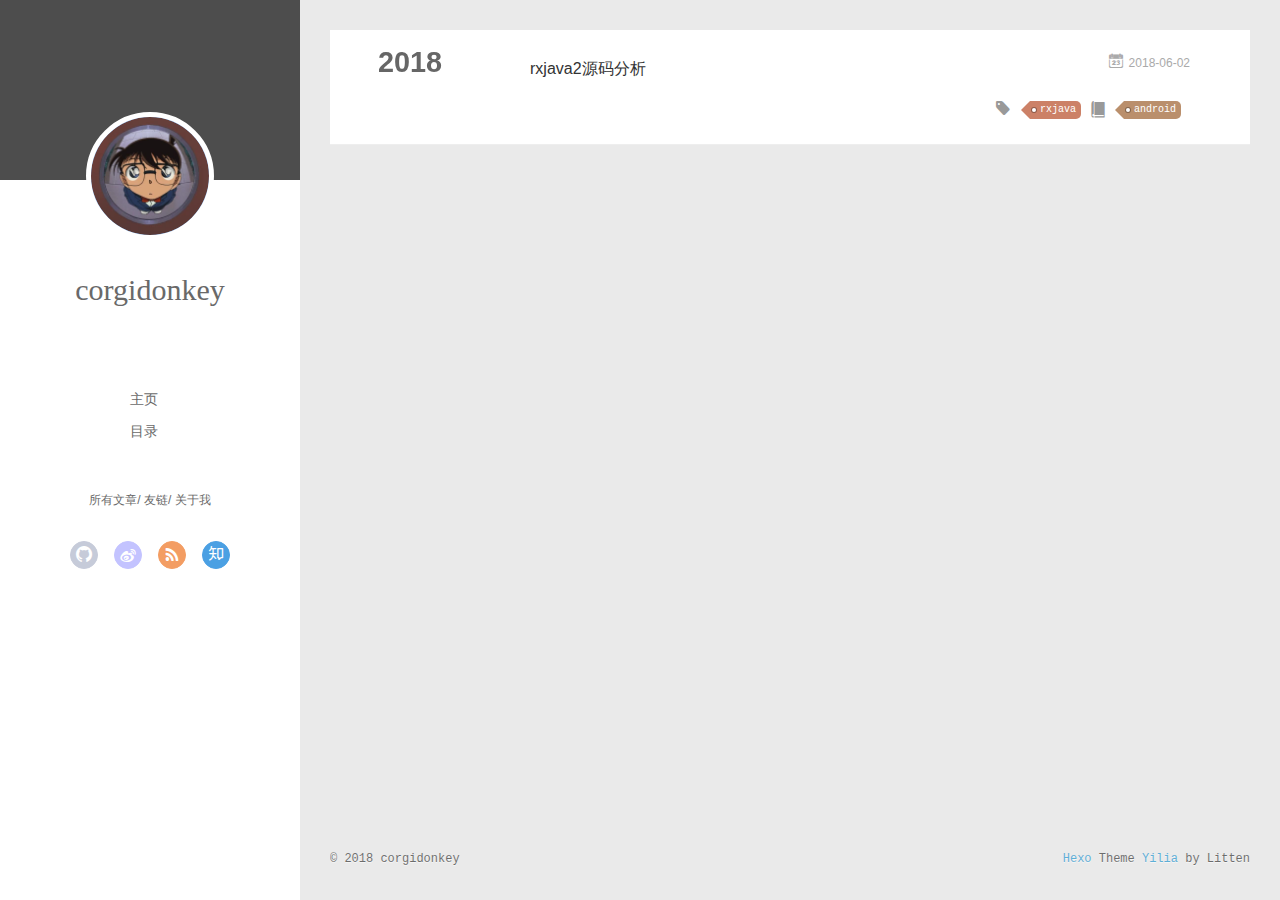
<file: archives/2018/06/index.html>
<!DOCTYPE html>
<html>
<head>
  <meta charset="utf-8">
  
  <meta name="renderer" content="webkit">
  <meta http-equiv="X-UA-Compatible" content="IE=edge" >
  <link rel="dns-prefetch" href="http://yoursite.com">
  <title>Archives: 2018/6 | corgidonkey</title>
  <meta name="viewport" content="width=device-width, initial-scale=1, maximum-scale=1">
  <meta property="og:type" content="website">
<meta property="og:title" content="corgidonkey">
<meta property="og:url" content="http://yoursite.com/archives/2018/06/index.html">
<meta property="og:site_name" content="corgidonkey">
<meta property="og:locale" content="default">
<meta name="twitter:card" content="summary">
<meta name="twitter:title" content="corgidonkey">
  
    <link rel="alternative" href="/atom.xml" title="corgidonkey" type="application/atom+xml">
  
  
    <link rel="icon" href="/favicon.png">
  
  <link rel="stylesheet" type="text/css" href="/./main.0cf68a.css">
  <style type="text/css">
  
    #container.show {
      background: linear-gradient(200deg,#a0cfe4,#e8c37e);
    }
  </style>
  

  

</head>

<body>
  <div id="container" q-class="show:isCtnShow">
    <canvas id="anm-canvas" class="anm-canvas"></canvas>
    <div class="left-col" q-class="show:isShow">
      
<div class="overlay" style="background: #4d4d4d"></div>
<div class="intrude-less">
	<header id="header" class="inner">
		<a href="/" class="profilepic">
			<img src="/img/avatar.jpg" class="js-avatar">
		</a>
		<hgroup>
		  <h1 class="header-author"><a href="/">corgidonkey</a></h1>
		</hgroup>
		

		<nav class="header-menu">
			<ul>
			
				<li><a href="/">主页</a></li>
	        
				<li><a href="/categories/android/">目录</a></li>
	        
			</ul>
		</nav>
		<nav class="header-smart-menu">
    		
    			
    			<a q-on="click: openSlider(e, 'innerArchive')" href="javascript:void(0)">所有文章</a>
    			
            
    			
    			<a q-on="click: openSlider(e, 'friends')" href="javascript:void(0)">友链</a>
    			
            
    			
    			<a q-on="click: openSlider(e, 'aboutme')" href="javascript:void(0)">关于我</a>
    			
            
		</nav>
		<nav class="header-nav">
			<div class="social">
				
					<a class="github" target="_blank" href="#" title="github"><i class="icon-github"></i></a>
		        
					<a class="weibo" target="_blank" href="#" title="weibo"><i class="icon-weibo"></i></a>
		        
					<a class="rss" target="_blank" href="#" title="rss"><i class="icon-rss"></i></a>
		        
					<a class="zhihu" target="_blank" href="#" title="zhihu"><i class="icon-zhihu"></i></a>
		        
			</div>
		</nav>
	</header>		
</div>

    </div>
    <div class="mid-col" q-class="show:isShow,hide:isShow|isFalse">
      
<nav id="mobile-nav">
  	<div class="overlay js-overlay" style="background: #4d4d4d"></div>
	<div class="btnctn js-mobile-btnctn">
  		<div class="slider-trigger list" q-on="click: openSlider(e)"><i class="icon icon-sort"></i></div>
	</div>
	<div class="intrude-less">
		<header id="header" class="inner">
			<div class="profilepic">
				<img src="/img/avatar.jpg" class="js-avatar">
			</div>
			<hgroup>
			  <h1 class="header-author js-header-author">corgidonkey</h1>
			</hgroup>
			
			
			
				
			
				
			
			
			
			<nav class="header-nav">
				<div class="social">
					
						<a class="github" target="_blank" href="#" title="github"><i class="icon-github"></i></a>
			        
						<a class="weibo" target="_blank" href="#" title="weibo"><i class="icon-weibo"></i></a>
			        
						<a class="rss" target="_blank" href="#" title="rss"><i class="icon-rss"></i></a>
			        
						<a class="zhihu" target="_blank" href="#" title="zhihu"><i class="icon-zhihu"></i></a>
			        
				</div>
			</nav>

			<nav class="header-menu js-header-menu">
				<ul style="width: 50%">
				
				
					<li style="width: 50%"><a href="/">主页</a></li>
		        
					<li style="width: 50%"><a href="/categories/android/">目录</a></li>
		        
				</ul>
			</nav>
		</header>				
	</div>
	<div class="mobile-mask" style="display:none" q-show="isShow"></div>
</nav>

      <div id="wrapper" class="body-wrap">
        <div class="menu-l">
          <div class="canvas-wrap">
            <canvas data-colors="#eaeaea" data-sectionHeight="100" data-contentId="js-content" id="myCanvas1" class="anm-canvas"></canvas>
          </div>
          <div id="js-content" class="content-ll">
            
  
  
    
    
      
      
      <section class="archives-wrap">
        <div class="archive-year-wrap">
          <a href="/archives/2018" class="archive-year">2018</a>
        </div>
        <div class="archives">
    
    <article class="archive-article archive-type-post">
  <div class="archive-article-inner">
    <header class="archive-article-header">
      	<div class="article-meta">
	      	<a href="/2018/06/02/rxjava2源码分析/" class="archive-article-date">
  	<time datetime="2018-06-02T09:39:20.000Z" itemprop="datePublished"><i class="icon-calendar icon"></i>2018-06-02</time>
</a>
        </div>
    	 
  
    <h1 itemprop="name">
      <a class="archive-article-title" href="/2018/06/02/rxjava2源码分析/">rxjava2源码分析</a>
    </h1>
  

        <div class="article-info info-on-right">
          
	<div class="article-tag tagcloud">
		<i class="icon-price-tags icon"></i>
		<ul class="article-tag-list">
			 
        		<li class="article-tag-list-item">
        			<a href="javascript:void(0)" class="js-tag article-tag-list-link color2">rxjava</a>
        		</li>
      		
		</ul>
	</div>

          
	<div class="article-category tagcloud">
		<i class="icon-book icon"></i>
		<ul class="article-tag-list">
			 
        		<li class="article-tag-list-item">
        			<a href="/categories/android//" class="article-tag-list-link color3">android</a>
        		</li>
      		
		</ul>
	</div>


        </div>
        <div class="clearfix"></div>
    </header>
  </div>
</article>
  
  
    </div></section>
  

    


          </div>
        </div>
      </div>
      <footer id="footer">
  <div class="outer">
    <div id="footer-info">
    	<div class="footer-left">
    		&copy; 2018 corgidonkey
    	</div>
      	<div class="footer-right">
      		<a href="http://hexo.io/" target="_blank">Hexo</a>  Theme <a href="https://github.com/litten/hexo-theme-yilia" target="_blank">Yilia</a> by Litten
      	</div>
    </div>
  </div>
</footer>
    </div>
    <script>
	var yiliaConfig = {
		mathjax: false,
		isHome: false,
		isPost: false,
		isArchive: true,
		isTag: false,
		isCategory: false,
		open_in_new: false,
		toc_hide_index: true,
		root: "/",
		innerArchive: true,
		showTags: false
	}
</script>

<script>!function(t){function n(e){if(r[e])return r[e].exports;var i=r[e]={exports:{},id:e,loaded:!1};return t[e].call(i.exports,i,i.exports,n),i.loaded=!0,i.exports}var r={};n.m=t,n.c=r,n.p="./",n(0)}([function(t,n,r){r(195),t.exports=r(191)},function(t,n,r){var e=r(3),i=r(52),o=r(27),u=r(28),c=r(53),f="prototype",a=function(t,n,r){var s,l,h,v,p=t&a.F,d=t&a.G,y=t&a.S,g=t&a.P,b=t&a.B,m=d?e:y?e[n]||(e[n]={}):(e[n]||{})[f],x=d?i:i[n]||(i[n]={}),w=x[f]||(x[f]={});d&&(r=n);for(s in r)l=!p&&m&&void 0!==m[s],h=(l?m:r)[s],v=b&&l?c(h,e):g&&"function"==typeof h?c(Function.call,h):h,m&&u(m,s,h,t&a.U),x[s]!=h&&o(x,s,v),g&&w[s]!=h&&(w[s]=h)};e.core=i,a.F=1,a.G=2,a.S=4,a.P=8,a.B=16,a.W=32,a.U=64,a.R=128,t.exports=a},function(t,n,r){var e=r(6);t.exports=function(t){if(!e(t))throw TypeError(t+" is not an object!");return t}},function(t,n){var r=t.exports="undefined"!=typeof window&&window.Math==Math?window:"undefined"!=typeof self&&self.Math==Math?self:Function("return this")();"number"==typeof __g&&(__g=r)},function(t,n){t.exports=function(t){try{return!!t()}catch(t){return!0}}},function(t,n){var r=t.exports="undefined"!=typeof window&&window.Math==Math?window:"undefined"!=typeof self&&self.Math==Math?self:Function("return this")();"number"==typeof __g&&(__g=r)},function(t,n){t.exports=function(t){return"object"==typeof t?null!==t:"function"==typeof t}},function(t,n,r){var e=r(126)("wks"),i=r(76),o=r(3).Symbol,u="function"==typeof o;(t.exports=function(t){return e[t]||(e[t]=u&&o[t]||(u?o:i)("Symbol."+t))}).store=e},function(t,n){var r={}.hasOwnProperty;t.exports=function(t,n){return r.call(t,n)}},function(t,n,r){var e=r(94),i=r(33);t.exports=function(t){return e(i(t))}},function(t,n,r){t.exports=!r(4)(function(){return 7!=Object.defineProperty({},"a",{get:function(){return 7}}).a})},function(t,n,r){var e=r(2),i=r(167),o=r(50),u=Object.defineProperty;n.f=r(10)?Object.defineProperty:function(t,n,r){if(e(t),n=o(n,!0),e(r),i)try{return u(t,n,r)}catch(t){}if("get"in r||"set"in r)throw TypeError("Accessors not supported!");return"value"in r&&(t[n]=r.value),t}},function(t,n,r){t.exports=!r(18)(function(){return 7!=Object.defineProperty({},"a",{get:function(){return 7}}).a})},function(t,n,r){var e=r(14),i=r(22);t.exports=r(12)?function(t,n,r){return e.f(t,n,i(1,r))}:function(t,n,r){return t[n]=r,t}},function(t,n,r){var e=r(20),i=r(58),o=r(42),u=Object.defineProperty;n.f=r(12)?Object.defineProperty:function(t,n,r){if(e(t),n=o(n,!0),e(r),i)try{return u(t,n,r)}catch(t){}if("get"in r||"set"in r)throw TypeError("Accessors not supported!");return"value"in r&&(t[n]=r.value),t}},function(t,n,r){var e=r(40)("wks"),i=r(23),o=r(5).Symbol,u="function"==typeof o;(t.exports=function(t){return e[t]||(e[t]=u&&o[t]||(u?o:i)("Symbol."+t))}).store=e},function(t,n,r){var e=r(67),i=Math.min;t.exports=function(t){return t>0?i(e(t),9007199254740991):0}},function(t,n,r){var e=r(46);t.exports=function(t){return Object(e(t))}},function(t,n){t.exports=function(t){try{return!!t()}catch(t){return!0}}},function(t,n,r){var e=r(63),i=r(34);t.exports=Object.keys||function(t){return e(t,i)}},function(t,n,r){var e=r(21);t.exports=function(t){if(!e(t))throw TypeError(t+" is not an object!");return t}},function(t,n){t.exports=function(t){return"object"==typeof t?null!==t:"function"==typeof t}},function(t,n){t.exports=function(t,n){return{enumerable:!(1&t),configurable:!(2&t),writable:!(4&t),value:n}}},function(t,n){var r=0,e=Math.random();t.exports=function(t){return"Symbol(".concat(void 0===t?"":t,")_",(++r+e).toString(36))}},function(t,n){var r={}.hasOwnProperty;t.exports=function(t,n){return r.call(t,n)}},function(t,n){var r=t.exports={version:"2.4.0"};"number"==typeof __e&&(__e=r)},function(t,n){t.exports=function(t){if("function"!=typeof t)throw TypeError(t+" is not a function!");return t}},function(t,n,r){var e=r(11),i=r(66);t.exports=r(10)?function(t,n,r){return e.f(t,n,i(1,r))}:function(t,n,r){return t[n]=r,t}},function(t,n,r){var e=r(3),i=r(27),o=r(24),u=r(76)("src"),c="toString",f=Function[c],a=(""+f).split(c);r(52).inspectSource=function(t){return f.call(t)},(t.exports=function(t,n,r,c){var f="function"==typeof r;f&&(o(r,"name")||i(r,"name",n)),t[n]!==r&&(f&&(o(r,u)||i(r,u,t[n]?""+t[n]:a.join(String(n)))),t===e?t[n]=r:c?t[n]?t[n]=r:i(t,n,r):(delete t[n],i(t,n,r)))})(Function.prototype,c,function(){return"function"==typeof this&&this[u]||f.call(this)})},function(t,n,r){var e=r(1),i=r(4),o=r(46),u=function(t,n,r,e){var i=String(o(t)),u="<"+n;return""!==r&&(u+=" "+r+'="'+String(e).replace(/"/g,"&quot;")+'"'),u+">"+i+"</"+n+">"};t.exports=function(t,n){var r={};r[t]=n(u),e(e.P+e.F*i(function(){var n=""[t]('"');return n!==n.toLowerCase()||n.split('"').length>3}),"String",r)}},function(t,n,r){var e=r(115),i=r(46);t.exports=function(t){return e(i(t))}},function(t,n,r){var e=r(116),i=r(66),o=r(30),u=r(50),c=r(24),f=r(167),a=Object.getOwnPropertyDescriptor;n.f=r(10)?a:function(t,n){if(t=o(t),n=u(n,!0),f)try{return a(t,n)}catch(t){}if(c(t,n))return i(!e.f.call(t,n),t[n])}},function(t,n,r){var e=r(24),i=r(17),o=r(145)("IE_PROTO"),u=Object.prototype;t.exports=Object.getPrototypeOf||function(t){return t=i(t),e(t,o)?t[o]:"function"==typeof t.constructor&&t instanceof t.constructor?t.constructor.prototype:t instanceof Object?u:null}},function(t,n){t.exports=function(t){if(void 0==t)throw TypeError("Can't call method on  "+t);return t}},function(t,n){t.exports="constructor,hasOwnProperty,isPrototypeOf,propertyIsEnumerable,toLocaleString,toString,valueOf".split(",")},function(t,n){t.exports={}},function(t,n){t.exports=!0},function(t,n){n.f={}.propertyIsEnumerable},function(t,n,r){var e=r(14).f,i=r(8),o=r(15)("toStringTag");t.exports=function(t,n,r){t&&!i(t=r?t:t.prototype,o)&&e(t,o,{configurable:!0,value:n})}},function(t,n,r){var e=r(40)("keys"),i=r(23);t.exports=function(t){return e[t]||(e[t]=i(t))}},function(t,n,r){var e=r(5),i="__core-js_shared__",o=e[i]||(e[i]={});t.exports=function(t){return o[t]||(o[t]={})}},function(t,n){var r=Math.ceil,e=Math.floor;t.exports=function(t){return isNaN(t=+t)?0:(t>0?e:r)(t)}},function(t,n,r){var e=r(21);t.exports=function(t,n){if(!e(t))return t;var r,i;if(n&&"function"==typeof(r=t.toString)&&!e(i=r.call(t)))return i;if("function"==typeof(r=t.valueOf)&&!e(i=r.call(t)))return i;if(!n&&"function"==typeof(r=t.toString)&&!e(i=r.call(t)))return i;throw TypeError("Can't convert object to primitive value")}},function(t,n,r){var e=r(5),i=r(25),o=r(36),u=r(44),c=r(14).f;t.exports=function(t){var n=i.Symbol||(i.Symbol=o?{}:e.Symbol||{});"_"==t.charAt(0)||t in n||c(n,t,{value:u.f(t)})}},function(t,n,r){n.f=r(15)},function(t,n){var r={}.toString;t.exports=function(t){return r.call(t).slice(8,-1)}},function(t,n){t.exports=function(t){if(void 0==t)throw TypeError("Can't call method on  "+t);return t}},function(t,n,r){var e=r(4);t.exports=function(t,n){return!!t&&e(function(){n?t.call(null,function(){},1):t.call(null)})}},function(t,n,r){var e=r(53),i=r(115),o=r(17),u=r(16),c=r(203);t.exports=function(t,n){var r=1==t,f=2==t,a=3==t,s=4==t,l=6==t,h=5==t||l,v=n||c;return function(n,c,p){for(var d,y,g=o(n),b=i(g),m=e(c,p,3),x=u(b.length),w=0,S=r?v(n,x):f?v(n,0):void 0;x>w;w++)if((h||w in b)&&(d=b[w],y=m(d,w,g),t))if(r)S[w]=y;else if(y)switch(t){case 3:return!0;case 5:return d;case 6:return w;case 2:S.push(d)}else if(s)return!1;return l?-1:a||s?s:S}}},function(t,n,r){var e=r(1),i=r(52),o=r(4);t.exports=function(t,n){var r=(i.Object||{})[t]||Object[t],u={};u[t]=n(r),e(e.S+e.F*o(function(){r(1)}),"Object",u)}},function(t,n,r){var e=r(6);t.exports=function(t,n){if(!e(t))return t;var r,i;if(n&&"function"==typeof(r=t.toString)&&!e(i=r.call(t)))return i;if("function"==typeof(r=t.valueOf)&&!e(i=r.call(t)))return i;if(!n&&"function"==typeof(r=t.toString)&&!e(i=r.call(t)))return i;throw TypeError("Can't convert object to primitive value")}},function(t,n,r){var e=r(5),i=r(25),o=r(91),u=r(13),c="prototype",f=function(t,n,r){var a,s,l,h=t&f.F,v=t&f.G,p=t&f.S,d=t&f.P,y=t&f.B,g=t&f.W,b=v?i:i[n]||(i[n]={}),m=b[c],x=v?e:p?e[n]:(e[n]||{})[c];v&&(r=n);for(a in r)(s=!h&&x&&void 0!==x[a])&&a in b||(l=s?x[a]:r[a],b[a]=v&&"function"!=typeof x[a]?r[a]:y&&s?o(l,e):g&&x[a]==l?function(t){var n=function(n,r,e){if(this instanceof t){switch(arguments.length){case 0:return new t;case 1:return new t(n);case 2:return new t(n,r)}return new t(n,r,e)}return t.apply(this,arguments)};return n[c]=t[c],n}(l):d&&"function"==typeof l?o(Function.call,l):l,d&&((b.virtual||(b.virtual={}))[a]=l,t&f.R&&m&&!m[a]&&u(m,a,l)))};f.F=1,f.G=2,f.S=4,f.P=8,f.B=16,f.W=32,f.U=64,f.R=128,t.exports=f},function(t,n){var r=t.exports={version:"2.4.0"};"number"==typeof __e&&(__e=r)},function(t,n,r){var e=r(26);t.exports=function(t,n,r){if(e(t),void 0===n)return t;switch(r){case 1:return function(r){return t.call(n,r)};case 2:return function(r,e){return t.call(n,r,e)};case 3:return function(r,e,i){return t.call(n,r,e,i)}}return function(){return t.apply(n,arguments)}}},function(t,n,r){var e=r(183),i=r(1),o=r(126)("metadata"),u=o.store||(o.store=new(r(186))),c=function(t,n,r){var i=u.get(t);if(!i){if(!r)return;u.set(t,i=new e)}var o=i.get(n);if(!o){if(!r)return;i.set(n,o=new e)}return o},f=function(t,n,r){var e=c(n,r,!1);return void 0!==e&&e.has(t)},a=function(t,n,r){var e=c(n,r,!1);return void 0===e?void 0:e.get(t)},s=function(t,n,r,e){c(r,e,!0).set(t,n)},l=function(t,n){var r=c(t,n,!1),e=[];return r&&r.forEach(function(t,n){e.push(n)}),e},h=function(t){return void 0===t||"symbol"==typeof t?t:String(t)},v=function(t){i(i.S,"Reflect",t)};t.exports={store:u,map:c,has:f,get:a,set:s,keys:l,key:h,exp:v}},function(t,n,r){"use strict";if(r(10)){var e=r(69),i=r(3),o=r(4),u=r(1),c=r(127),f=r(152),a=r(53),s=r(68),l=r(66),h=r(27),v=r(73),p=r(67),d=r(16),y=r(75),g=r(50),b=r(24),m=r(180),x=r(114),w=r(6),S=r(17),_=r(137),O=r(70),E=r(32),P=r(71).f,j=r(154),F=r(76),M=r(7),A=r(48),N=r(117),T=r(146),I=r(155),k=r(80),L=r(123),R=r(74),C=r(130),D=r(160),U=r(11),W=r(31),G=U.f,B=W.f,V=i.RangeError,z=i.TypeError,q=i.Uint8Array,K="ArrayBuffer",J="Shared"+K,Y="BYTES_PER_ELEMENT",H="prototype",$=Array[H],X=f.ArrayBuffer,Q=f.DataView,Z=A(0),tt=A(2),nt=A(3),rt=A(4),et=A(5),it=A(6),ot=N(!0),ut=N(!1),ct=I.values,ft=I.keys,at=I.entries,st=$.lastIndexOf,lt=$.reduce,ht=$.reduceRight,vt=$.join,pt=$.sort,dt=$.slice,yt=$.toString,gt=$.toLocaleString,bt=M("iterator"),mt=M("toStringTag"),xt=F("typed_constructor"),wt=F("def_constructor"),St=c.CONSTR,_t=c.TYPED,Ot=c.VIEW,Et="Wrong length!",Pt=A(1,function(t,n){return Tt(T(t,t[wt]),n)}),jt=o(function(){return 1===new q(new Uint16Array([1]).buffer)[0]}),Ft=!!q&&!!q[H].set&&o(function(){new q(1).set({})}),Mt=function(t,n){if(void 0===t)throw z(Et);var r=+t,e=d(t);if(n&&!m(r,e))throw V(Et);return e},At=function(t,n){var r=p(t);if(r<0||r%n)throw V("Wrong offset!");return r},Nt=function(t){if(w(t)&&_t in t)return t;throw z(t+" is not a typed array!")},Tt=function(t,n){if(!(w(t)&&xt in t))throw z("It is not a typed array constructor!");return new t(n)},It=function(t,n){return kt(T(t,t[wt]),n)},kt=function(t,n){for(var r=0,e=n.length,i=Tt(t,e);e>r;)i[r]=n[r++];return i},Lt=function(t,n,r){G(t,n,{get:function(){return this._d[r]}})},Rt=function(t){var n,r,e,i,o,u,c=S(t),f=arguments.length,s=f>1?arguments[1]:void 0,l=void 0!==s,h=j(c);if(void 0!=h&&!_(h)){for(u=h.call(c),e=[],n=0;!(o=u.next()).done;n++)e.push(o.value);c=e}for(l&&f>2&&(s=a(s,arguments[2],2)),n=0,r=d(c.length),i=Tt(this,r);r>n;n++)i[n]=l?s(c[n],n):c[n];return i},Ct=function(){for(var t=0,n=arguments.length,r=Tt(this,n);n>t;)r[t]=arguments[t++];return r},Dt=!!q&&o(function(){gt.call(new q(1))}),Ut=function(){return gt.apply(Dt?dt.call(Nt(this)):Nt(this),arguments)},Wt={copyWithin:function(t,n){return D.call(Nt(this),t,n,arguments.length>2?arguments[2]:void 0)},every:function(t){return rt(Nt(this),t,arguments.length>1?arguments[1]:void 0)},fill:function(t){return C.apply(Nt(this),arguments)},filter:function(t){return It(this,tt(Nt(this),t,arguments.length>1?arguments[1]:void 0))},find:function(t){return et(Nt(this),t,arguments.length>1?arguments[1]:void 0)},findIndex:function(t){return it(Nt(this),t,arguments.length>1?arguments[1]:void 0)},forEach:function(t){Z(Nt(this),t,arguments.length>1?arguments[1]:void 0)},indexOf:function(t){return ut(Nt(this),t,arguments.length>1?arguments[1]:void 0)},includes:function(t){return ot(Nt(this),t,arguments.length>1?arguments[1]:void 0)},join:function(t){return vt.apply(Nt(this),arguments)},lastIndexOf:function(t){return st.apply(Nt(this),arguments)},map:function(t){return Pt(Nt(this),t,arguments.length>1?arguments[1]:void 0)},reduce:function(t){return lt.apply(Nt(this),arguments)},reduceRight:function(t){return ht.apply(Nt(this),arguments)},reverse:function(){for(var t,n=this,r=Nt(n).length,e=Math.floor(r/2),i=0;i<e;)t=n[i],n[i++]=n[--r],n[r]=t;return n},some:function(t){return nt(Nt(this),t,arguments.length>1?arguments[1]:void 0)},sort:function(t){return pt.call(Nt(this),t)},subarray:function(t,n){var r=Nt(this),e=r.length,i=y(t,e);return new(T(r,r[wt]))(r.buffer,r.byteOffset+i*r.BYTES_PER_ELEMENT,d((void 0===n?e:y(n,e))-i))}},Gt=function(t,n){return It(this,dt.call(Nt(this),t,n))},Bt=function(t){Nt(this);var n=At(arguments[1],1),r=this.length,e=S(t),i=d(e.length),o=0;if(i+n>r)throw V(Et);for(;o<i;)this[n+o]=e[o++]},Vt={entries:function(){return at.call(Nt(this))},keys:function(){return ft.call(Nt(this))},values:function(){return ct.call(Nt(this))}},zt=function(t,n){return w(t)&&t[_t]&&"symbol"!=typeof n&&n in t&&String(+n)==String(n)},qt=function(t,n){return zt(t,n=g(n,!0))?l(2,t[n]):B(t,n)},Kt=function(t,n,r){return!(zt(t,n=g(n,!0))&&w(r)&&b(r,"value"))||b(r,"get")||b(r,"set")||r.configurable||b(r,"writable")&&!r.writable||b(r,"enumerable")&&!r.enumerable?G(t,n,r):(t[n]=r.value,t)};St||(W.f=qt,U.f=Kt),u(u.S+u.F*!St,"Object",{getOwnPropertyDescriptor:qt,defineProperty:Kt}),o(function(){yt.call({})})&&(yt=gt=function(){return vt.call(this)});var Jt=v({},Wt);v(Jt,Vt),h(Jt,bt,Vt.values),v(Jt,{slice:Gt,set:Bt,constructor:function(){},toString:yt,toLocaleString:Ut}),Lt(Jt,"buffer","b"),Lt(Jt,"byteOffset","o"),Lt(Jt,"byteLength","l"),Lt(Jt,"length","e"),G(Jt,mt,{get:function(){return this[_t]}}),t.exports=function(t,n,r,f){f=!!f;var a=t+(f?"Clamped":"")+"Array",l="Uint8Array"!=a,v="get"+t,p="set"+t,y=i[a],g=y||{},b=y&&E(y),m=!y||!c.ABV,S={},_=y&&y[H],j=function(t,r){var e=t._d;return e.v[v](r*n+e.o,jt)},F=function(t,r,e){var i=t._d;f&&(e=(e=Math.round(e))<0?0:e>255?255:255&e),i.v[p](r*n+i.o,e,jt)},M=function(t,n){G(t,n,{get:function(){return j(this,n)},set:function(t){return F(this,n,t)},enumerable:!0})};m?(y=r(function(t,r,e,i){s(t,y,a,"_d");var o,u,c,f,l=0,v=0;if(w(r)){if(!(r instanceof X||(f=x(r))==K||f==J))return _t in r?kt(y,r):Rt.call(y,r);o=r,v=At(e,n);var p=r.byteLength;if(void 0===i){if(p%n)throw V(Et);if((u=p-v)<0)throw V(Et)}else if((u=d(i)*n)+v>p)throw V(Et);c=u/n}else c=Mt(r,!0),u=c*n,o=new X(u);for(h(t,"_d",{b:o,o:v,l:u,e:c,v:new Q(o)});l<c;)M(t,l++)}),_=y[H]=O(Jt),h(_,"constructor",y)):L(function(t){new y(null),new y(t)},!0)||(y=r(function(t,r,e,i){s(t,y,a);var o;return w(r)?r instanceof X||(o=x(r))==K||o==J?void 0!==i?new g(r,At(e,n),i):void 0!==e?new g(r,At(e,n)):new g(r):_t in r?kt(y,r):Rt.call(y,r):new g(Mt(r,l))}),Z(b!==Function.prototype?P(g).concat(P(b)):P(g),function(t){t in y||h(y,t,g[t])}),y[H]=_,e||(_.constructor=y));var A=_[bt],N=!!A&&("values"==A.name||void 0==A.name),T=Vt.values;h(y,xt,!0),h(_,_t,a),h(_,Ot,!0),h(_,wt,y),(f?new y(1)[mt]==a:mt in _)||G(_,mt,{get:function(){return a}}),S[a]=y,u(u.G+u.W+u.F*(y!=g),S),u(u.S,a,{BYTES_PER_ELEMENT:n,from:Rt,of:Ct}),Y in _||h(_,Y,n),u(u.P,a,Wt),R(a),u(u.P+u.F*Ft,a,{set:Bt}),u(u.P+u.F*!N,a,Vt),u(u.P+u.F*(_.toString!=yt),a,{toString:yt}),u(u.P+u.F*o(function(){new y(1).slice()}),a,{slice:Gt}),u(u.P+u.F*(o(function(){return[1,2].toLocaleString()!=new y([1,2]).toLocaleString()})||!o(function(){_.toLocaleString.call([1,2])})),a,{toLocaleString:Ut}),k[a]=N?A:T,e||N||h(_,bt,T)}}else t.exports=function(){}},function(t,n){var r={}.toString;t.exports=function(t){return r.call(t).slice(8,-1)}},function(t,n,r){var e=r(21),i=r(5).document,o=e(i)&&e(i.createElement);t.exports=function(t){return o?i.createElement(t):{}}},function(t,n,r){t.exports=!r(12)&&!r(18)(function(){return 7!=Object.defineProperty(r(57)("div"),"a",{get:function(){return 7}}).a})},function(t,n,r){"use strict";var e=r(36),i=r(51),o=r(64),u=r(13),c=r(8),f=r(35),a=r(96),s=r(38),l=r(103),h=r(15)("iterator"),v=!([].keys&&"next"in[].keys()),p="keys",d="values",y=function(){return this};t.exports=function(t,n,r,g,b,m,x){a(r,n,g);var w,S,_,O=function(t){if(!v&&t in F)return F[t];switch(t){case p:case d:return function(){return new r(this,t)}}return function(){return new r(this,t)}},E=n+" Iterator",P=b==d,j=!1,F=t.prototype,M=F[h]||F["@@iterator"]||b&&F[b],A=M||O(b),N=b?P?O("entries"):A:void 0,T="Array"==n?F.entries||M:M;if(T&&(_=l(T.call(new t)))!==Object.prototype&&(s(_,E,!0),e||c(_,h)||u(_,h,y)),P&&M&&M.name!==d&&(j=!0,A=function(){return M.call(this)}),e&&!x||!v&&!j&&F[h]||u(F,h,A),f[n]=A,f[E]=y,b)if(w={values:P?A:O(d),keys:m?A:O(p),entries:N},x)for(S in w)S in F||o(F,S,w[S]);else i(i.P+i.F*(v||j),n,w);return w}},function(t,n,r){var e=r(20),i=r(100),o=r(34),u=r(39)("IE_PROTO"),c=function(){},f="prototype",a=function(){var t,n=r(57)("iframe"),e=o.length;for(n.style.display="none",r(93).appendChild(n),n.src="javascript:",t=n.contentWindow.document,t.open(),t.write("<script>document.F=Object<\/script>"),t.close(),a=t.F;e--;)delete a[f][o[e]];return a()};t.exports=Object.create||function(t,n){var r;return null!==t?(c[f]=e(t),r=new c,c[f]=null,r[u]=t):r=a(),void 0===n?r:i(r,n)}},function(t,n,r){var e=r(63),i=r(34).concat("length","prototype");n.f=Object.getOwnPropertyNames||function(t){return e(t,i)}},function(t,n){n.f=Object.getOwnPropertySymbols},function(t,n,r){var e=r(8),i=r(9),o=r(90)(!1),u=r(39)("IE_PROTO");t.exports=function(t,n){var r,c=i(t),f=0,a=[];for(r in c)r!=u&&e(c,r)&&a.push(r);for(;n.length>f;)e(c,r=n[f++])&&(~o(a,r)||a.push(r));return a}},function(t,n,r){t.exports=r(13)},function(t,n,r){var e=r(76)("meta"),i=r(6),o=r(24),u=r(11).f,c=0,f=Object.isExtensible||function(){return!0},a=!r(4)(function(){return f(Object.preventExtensions({}))}),s=function(t){u(t,e,{value:{i:"O"+ ++c,w:{}}})},l=function(t,n){if(!i(t))return"symbol"==typeof t?t:("string"==typeof t?"S":"P")+t;if(!o(t,e)){if(!f(t))return"F";if(!n)return"E";s(t)}return t[e].i},h=function(t,n){if(!o(t,e)){if(!f(t))return!0;if(!n)return!1;s(t)}return t[e].w},v=function(t){return a&&p.NEED&&f(t)&&!o(t,e)&&s(t),t},p=t.exports={KEY:e,NEED:!1,fastKey:l,getWeak:h,onFreeze:v}},function(t,n){t.exports=function(t,n){return{enumerable:!(1&t),configurable:!(2&t),writable:!(4&t),value:n}}},function(t,n){var r=Math.ceil,e=Math.floor;t.exports=function(t){return isNaN(t=+t)?0:(t>0?e:r)(t)}},function(t,n){t.exports=function(t,n,r,e){if(!(t instanceof n)||void 0!==e&&e in t)throw TypeError(r+": incorrect invocation!");return t}},function(t,n){t.exports=!1},function(t,n,r){var e=r(2),i=r(173),o=r(133),u=r(145)("IE_PROTO"),c=function(){},f="prototype",a=function(){var t,n=r(132)("iframe"),e=o.length;for(n.style.display="none",r(135).appendChild(n),n.src="javascript:",t=n.contentWindow.document,t.open(),t.write("<script>document.F=Object<\/script>"),t.close(),a=t.F;e--;)delete a[f][o[e]];return a()};t.exports=Object.create||function(t,n){var r;return null!==t?(c[f]=e(t),r=new c,c[f]=null,r[u]=t):r=a(),void 0===n?r:i(r,n)}},function(t,n,r){var e=r(175),i=r(133).concat("length","prototype");n.f=Object.getOwnPropertyNames||function(t){return e(t,i)}},function(t,n,r){var e=r(175),i=r(133);t.exports=Object.keys||function(t){return e(t,i)}},function(t,n,r){var e=r(28);t.exports=function(t,n,r){for(var i in n)e(t,i,n[i],r);return t}},function(t,n,r){"use strict";var e=r(3),i=r(11),o=r(10),u=r(7)("species");t.exports=function(t){var n=e[t];o&&n&&!n[u]&&i.f(n,u,{configurable:!0,get:function(){return this}})}},function(t,n,r){var e=r(67),i=Math.max,o=Math.min;t.exports=function(t,n){return t=e(t),t<0?i(t+n,0):o(t,n)}},function(t,n){var r=0,e=Math.random();t.exports=function(t){return"Symbol(".concat(void 0===t?"":t,")_",(++r+e).toString(36))}},function(t,n,r){var e=r(33);t.exports=function(t){return Object(e(t))}},function(t,n,r){var e=r(7)("unscopables"),i=Array.prototype;void 0==i[e]&&r(27)(i,e,{}),t.exports=function(t){i[e][t]=!0}},function(t,n,r){var e=r(53),i=r(169),o=r(137),u=r(2),c=r(16),f=r(154),a={},s={},n=t.exports=function(t,n,r,l,h){var v,p,d,y,g=h?function(){return t}:f(t),b=e(r,l,n?2:1),m=0;if("function"!=typeof g)throw TypeError(t+" is not iterable!");if(o(g)){for(v=c(t.length);v>m;m++)if((y=n?b(u(p=t[m])[0],p[1]):b(t[m]))===a||y===s)return y}else for(d=g.call(t);!(p=d.next()).done;)if((y=i(d,b,p.value,n))===a||y===s)return y};n.BREAK=a,n.RETURN=s},function(t,n){t.exports={}},function(t,n,r){var e=r(11).f,i=r(24),o=r(7)("toStringTag");t.exports=function(t,n,r){t&&!i(t=r?t:t.prototype,o)&&e(t,o,{configurable:!0,value:n})}},function(t,n,r){var e=r(1),i=r(46),o=r(4),u=r(150),c="["+u+"]",f="​",a=RegExp("^"+c+c+"*"),s=RegExp(c+c+"*$"),l=function(t,n,r){var i={},c=o(function(){return!!u[t]()||f[t]()!=f}),a=i[t]=c?n(h):u[t];r&&(i[r]=a),e(e.P+e.F*c,"String",i)},h=l.trim=function(t,n){return t=String(i(t)),1&n&&(t=t.replace(a,"")),2&n&&(t=t.replace(s,"")),t};t.exports=l},function(t,n,r){t.exports={default:r(86),__esModule:!0}},function(t,n,r){t.exports={default:r(87),__esModule:!0}},function(t,n,r){"use strict";function e(t){return t&&t.__esModule?t:{default:t}}n.__esModule=!0;var i=r(84),o=e(i),u=r(83),c=e(u),f="function"==typeof c.default&&"symbol"==typeof o.default?function(t){return typeof t}:function(t){return t&&"function"==typeof c.default&&t.constructor===c.default&&t!==c.default.prototype?"symbol":typeof t};n.default="function"==typeof c.default&&"symbol"===f(o.default)?function(t){return void 0===t?"undefined":f(t)}:function(t){return t&&"function"==typeof c.default&&t.constructor===c.default&&t!==c.default.prototype?"symbol":void 0===t?"undefined":f(t)}},function(t,n,r){r(110),r(108),r(111),r(112),t.exports=r(25).Symbol},function(t,n,r){r(109),r(113),t.exports=r(44).f("iterator")},function(t,n){t.exports=function(t){if("function"!=typeof t)throw TypeError(t+" is not a function!");return t}},function(t,n){t.exports=function(){}},function(t,n,r){var e=r(9),i=r(106),o=r(105);t.exports=function(t){return function(n,r,u){var c,f=e(n),a=i(f.length),s=o(u,a);if(t&&r!=r){for(;a>s;)if((c=f[s++])!=c)return!0}else for(;a>s;s++)if((t||s in f)&&f[s]===r)return t||s||0;return!t&&-1}}},function(t,n,r){var e=r(88);t.exports=function(t,n,r){if(e(t),void 0===n)return t;switch(r){case 1:return function(r){return t.call(n,r)};case 2:return function(r,e){return t.call(n,r,e)};case 3:return function(r,e,i){return t.call(n,r,e,i)}}return function(){return t.apply(n,arguments)}}},function(t,n,r){var e=r(19),i=r(62),o=r(37);t.exports=function(t){var n=e(t),r=i.f;if(r)for(var u,c=r(t),f=o.f,a=0;c.length>a;)f.call(t,u=c[a++])&&n.push(u);return n}},function(t,n,r){t.exports=r(5).document&&document.documentElement},function(t,n,r){var e=r(56);t.exports=Object("z").propertyIsEnumerable(0)?Object:function(t){return"String"==e(t)?t.split(""):Object(t)}},function(t,n,r){var e=r(56);t.exports=Array.isArray||function(t){return"Array"==e(t)}},function(t,n,r){"use strict";var e=r(60),i=r(22),o=r(38),u={};r(13)(u,r(15)("iterator"),function(){return this}),t.exports=function(t,n,r){t.prototype=e(u,{next:i(1,r)}),o(t,n+" Iterator")}},function(t,n){t.exports=function(t,n){return{value:n,done:!!t}}},function(t,n,r){var e=r(19),i=r(9);t.exports=function(t,n){for(var r,o=i(t),u=e(o),c=u.length,f=0;c>f;)if(o[r=u[f++]]===n)return r}},function(t,n,r){var e=r(23)("meta"),i=r(21),o=r(8),u=r(14).f,c=0,f=Object.isExtensible||function(){return!0},a=!r(18)(function(){return f(Object.preventExtensions({}))}),s=function(t){u(t,e,{value:{i:"O"+ ++c,w:{}}})},l=function(t,n){if(!i(t))return"symbol"==typeof t?t:("string"==typeof t?"S":"P")+t;if(!o(t,e)){if(!f(t))return"F";if(!n)return"E";s(t)}return t[e].i},h=function(t,n){if(!o(t,e)){if(!f(t))return!0;if(!n)return!1;s(t)}return t[e].w},v=function(t){return a&&p.NEED&&f(t)&&!o(t,e)&&s(t),t},p=t.exports={KEY:e,NEED:!1,fastKey:l,getWeak:h,onFreeze:v}},function(t,n,r){var e=r(14),i=r(20),o=r(19);t.exports=r(12)?Object.defineProperties:function(t,n){i(t);for(var r,u=o(n),c=u.length,f=0;c>f;)e.f(t,r=u[f++],n[r]);return t}},function(t,n,r){var e=r(37),i=r(22),o=r(9),u=r(42),c=r(8),f=r(58),a=Object.getOwnPropertyDescriptor;n.f=r(12)?a:function(t,n){if(t=o(t),n=u(n,!0),f)try{return a(t,n)}catch(t){}if(c(t,n))return i(!e.f.call(t,n),t[n])}},function(t,n,r){var e=r(9),i=r(61).f,o={}.toString,u="object"==typeof window&&window&&Object.getOwnPropertyNames?Object.getOwnPropertyNames(window):[],c=function(t){try{return i(t)}catch(t){return u.slice()}};t.exports.f=function(t){return u&&"[object Window]"==o.call(t)?c(t):i(e(t))}},function(t,n,r){var e=r(8),i=r(77),o=r(39)("IE_PROTO"),u=Object.prototype;t.exports=Object.getPrototypeOf||function(t){return t=i(t),e(t,o)?t[o]:"function"==typeof t.constructor&&t instanceof t.constructor?t.constructor.prototype:t instanceof Object?u:null}},function(t,n,r){var e=r(41),i=r(33);t.exports=function(t){return function(n,r){var o,u,c=String(i(n)),f=e(r),a=c.length;return f<0||f>=a?t?"":void 0:(o=c.charCodeAt(f),o<55296||o>56319||f+1===a||(u=c.charCodeAt(f+1))<56320||u>57343?t?c.charAt(f):o:t?c.slice(f,f+2):u-56320+(o-55296<<10)+65536)}}},function(t,n,r){var e=r(41),i=Math.max,o=Math.min;t.exports=function(t,n){return t=e(t),t<0?i(t+n,0):o(t,n)}},function(t,n,r){var e=r(41),i=Math.min;t.exports=function(t){return t>0?i(e(t),9007199254740991):0}},function(t,n,r){"use strict";var e=r(89),i=r(97),o=r(35),u=r(9);t.exports=r(59)(Array,"Array",function(t,n){this._t=u(t),this._i=0,this._k=n},function(){var t=this._t,n=this._k,r=this._i++;return!t||r>=t.length?(this._t=void 0,i(1)):"keys"==n?i(0,r):"values"==n?i(0,t[r]):i(0,[r,t[r]])},"values"),o.Arguments=o.Array,e("keys"),e("values"),e("entries")},function(t,n){},function(t,n,r){"use strict";var e=r(104)(!0);r(59)(String,"String",function(t){this._t=String(t),this._i=0},function(){var t,n=this._t,r=this._i;return r>=n.length?{value:void 0,done:!0}:(t=e(n,r),this._i+=t.length,{value:t,done:!1})})},function(t,n,r){"use strict";var e=r(5),i=r(8),o=r(12),u=r(51),c=r(64),f=r(99).KEY,a=r(18),s=r(40),l=r(38),h=r(23),v=r(15),p=r(44),d=r(43),y=r(98),g=r(92),b=r(95),m=r(20),x=r(9),w=r(42),S=r(22),_=r(60),O=r(102),E=r(101),P=r(14),j=r(19),F=E.f,M=P.f,A=O.f,N=e.Symbol,T=e.JSON,I=T&&T.stringify,k="prototype",L=v("_hidden"),R=v("toPrimitive"),C={}.propertyIsEnumerable,D=s("symbol-registry"),U=s("symbols"),W=s("op-symbols"),G=Object[k],B="function"==typeof N,V=e.QObject,z=!V||!V[k]||!V[k].findChild,q=o&&a(function(){return 7!=_(M({},"a",{get:function(){return M(this,"a",{value:7}).a}})).a})?function(t,n,r){var e=F(G,n);e&&delete G[n],M(t,n,r),e&&t!==G&&M(G,n,e)}:M,K=function(t){var n=U[t]=_(N[k]);return n._k=t,n},J=B&&"symbol"==typeof N.iterator?function(t){return"symbol"==typeof t}:function(t){return t instanceof N},Y=function(t,n,r){return t===G&&Y(W,n,r),m(t),n=w(n,!0),m(r),i(U,n)?(r.enumerable?(i(t,L)&&t[L][n]&&(t[L][n]=!1),r=_(r,{enumerable:S(0,!1)})):(i(t,L)||M(t,L,S(1,{})),t[L][n]=!0),q(t,n,r)):M(t,n,r)},H=function(t,n){m(t);for(var r,e=g(n=x(n)),i=0,o=e.length;o>i;)Y(t,r=e[i++],n[r]);return t},$=function(t,n){return void 0===n?_(t):H(_(t),n)},X=function(t){var n=C.call(this,t=w(t,!0));return!(this===G&&i(U,t)&&!i(W,t))&&(!(n||!i(this,t)||!i(U,t)||i(this,L)&&this[L][t])||n)},Q=function(t,n){if(t=x(t),n=w(n,!0),t!==G||!i(U,n)||i(W,n)){var r=F(t,n);return!r||!i(U,n)||i(t,L)&&t[L][n]||(r.enumerable=!0),r}},Z=function(t){for(var n,r=A(x(t)),e=[],o=0;r.length>o;)i(U,n=r[o++])||n==L||n==f||e.push(n);return e},tt=function(t){for(var n,r=t===G,e=A(r?W:x(t)),o=[],u=0;e.length>u;)!i(U,n=e[u++])||r&&!i(G,n)||o.push(U[n]);return o};B||(N=function(){if(this instanceof N)throw TypeError("Symbol is not a constructor!");var t=h(arguments.length>0?arguments[0]:void 0),n=function(r){this===G&&n.call(W,r),i(this,L)&&i(this[L],t)&&(this[L][t]=!1),q(this,t,S(1,r))};return o&&z&&q(G,t,{configurable:!0,set:n}),K(t)},c(N[k],"toString",function(){return this._k}),E.f=Q,P.f=Y,r(61).f=O.f=Z,r(37).f=X,r(62).f=tt,o&&!r(36)&&c(G,"propertyIsEnumerable",X,!0),p.f=function(t){return K(v(t))}),u(u.G+u.W+u.F*!B,{Symbol:N});for(var nt="hasInstance,isConcatSpreadable,iterator,match,replace,search,species,split,toPrimitive,toStringTag,unscopables".split(","),rt=0;nt.length>rt;)v(nt[rt++]);for(var nt=j(v.store),rt=0;nt.length>rt;)d(nt[rt++]);u(u.S+u.F*!B,"Symbol",{for:function(t){return i(D,t+="")?D[t]:D[t]=N(t)},keyFor:function(t){if(J(t))return y(D,t);throw TypeError(t+" is not a symbol!")},useSetter:function(){z=!0},useSimple:function(){z=!1}}),u(u.S+u.F*!B,"Object",{create:$,defineProperty:Y,defineProperties:H,getOwnPropertyDescriptor:Q,getOwnPropertyNames:Z,getOwnPropertySymbols:tt}),T&&u(u.S+u.F*(!B||a(function(){var t=N();return"[null]"!=I([t])||"{}"!=I({a:t})||"{}"!=I(Object(t))})),"JSON",{stringify:function(t){if(void 0!==t&&!J(t)){for(var n,r,e=[t],i=1;arguments.length>i;)e.push(arguments[i++]);return n=e[1],"function"==typeof n&&(r=n),!r&&b(n)||(n=function(t,n){if(r&&(n=r.call(this,t,n)),!J(n))return n}),e[1]=n,I.apply(T,e)}}}),N[k][R]||r(13)(N[k],R,N[k].valueOf),l(N,"Symbol"),l(Math,"Math",!0),l(e.JSON,"JSON",!0)},function(t,n,r){r(43)("asyncIterator")},function(t,n,r){r(43)("observable")},function(t,n,r){r(107);for(var e=r(5),i=r(13),o=r(35),u=r(15)("toStringTag"),c=["NodeList","DOMTokenList","MediaList","StyleSheetList","CSSRuleList"],f=0;f<5;f++){var a=c[f],s=e[a],l=s&&s.prototype;l&&!l[u]&&i(l,u,a),o[a]=o.Array}},function(t,n,r){var e=r(45),i=r(7)("toStringTag"),o="Arguments"==e(function(){return arguments}()),u=function(t,n){try{return t[n]}catch(t){}};t.exports=function(t){var n,r,c;return void 0===t?"Undefined":null===t?"Null":"string"==typeof(r=u(n=Object(t),i))?r:o?e(n):"Object"==(c=e(n))&&"function"==typeof n.callee?"Arguments":c}},function(t,n,r){var e=r(45);t.exports=Object("z").propertyIsEnumerable(0)?Object:function(t){return"String"==e(t)?t.split(""):Object(t)}},function(t,n){n.f={}.propertyIsEnumerable},function(t,n,r){var e=r(30),i=r(16),o=r(75);t.exports=function(t){return function(n,r,u){var c,f=e(n),a=i(f.length),s=o(u,a);if(t&&r!=r){for(;a>s;)if((c=f[s++])!=c)return!0}else for(;a>s;s++)if((t||s in f)&&f[s]===r)return t||s||0;return!t&&-1}}},function(t,n,r){"use strict";var e=r(3),i=r(1),o=r(28),u=r(73),c=r(65),f=r(79),a=r(68),s=r(6),l=r(4),h=r(123),v=r(81),p=r(136);t.exports=function(t,n,r,d,y,g){var b=e[t],m=b,x=y?"set":"add",w=m&&m.prototype,S={},_=function(t){var n=w[t];o(w,t,"delete"==t?function(t){return!(g&&!s(t))&&n.call(this,0===t?0:t)}:"has"==t?function(t){return!(g&&!s(t))&&n.call(this,0===t?0:t)}:"get"==t?function(t){return g&&!s(t)?void 0:n.call(this,0===t?0:t)}:"add"==t?function(t){return n.call(this,0===t?0:t),this}:function(t,r){return n.call(this,0===t?0:t,r),this})};if("function"==typeof m&&(g||w.forEach&&!l(function(){(new m).entries().next()}))){var O=new m,E=O[x](g?{}:-0,1)!=O,P=l(function(){O.has(1)}),j=h(function(t){new m(t)}),F=!g&&l(function(){for(var t=new m,n=5;n--;)t[x](n,n);return!t.has(-0)});j||(m=n(function(n,r){a(n,m,t);var e=p(new b,n,m);return void 0!=r&&f(r,y,e[x],e),e}),m.prototype=w,w.constructor=m),(P||F)&&(_("delete"),_("has"),y&&_("get")),(F||E)&&_(x),g&&w.clear&&delete w.clear}else m=d.getConstructor(n,t,y,x),u(m.prototype,r),c.NEED=!0;return v(m,t),S[t]=m,i(i.G+i.W+i.F*(m!=b),S),g||d.setStrong(m,t,y),m}},function(t,n,r){"use strict";var e=r(27),i=r(28),o=r(4),u=r(46),c=r(7);t.exports=function(t,n,r){var f=c(t),a=r(u,f,""[t]),s=a[0],l=a[1];o(function(){var n={};return n[f]=function(){return 7},7!=""[t](n)})&&(i(String.prototype,t,s),e(RegExp.prototype,f,2==n?function(t,n){return l.call(t,this,n)}:function(t){return l.call(t,this)}))}
},function(t,n,r){"use strict";var e=r(2);t.exports=function(){var t=e(this),n="";return t.global&&(n+="g"),t.ignoreCase&&(n+="i"),t.multiline&&(n+="m"),t.unicode&&(n+="u"),t.sticky&&(n+="y"),n}},function(t,n){t.exports=function(t,n,r){var e=void 0===r;switch(n.length){case 0:return e?t():t.call(r);case 1:return e?t(n[0]):t.call(r,n[0]);case 2:return e?t(n[0],n[1]):t.call(r,n[0],n[1]);case 3:return e?t(n[0],n[1],n[2]):t.call(r,n[0],n[1],n[2]);case 4:return e?t(n[0],n[1],n[2],n[3]):t.call(r,n[0],n[1],n[2],n[3])}return t.apply(r,n)}},function(t,n,r){var e=r(6),i=r(45),o=r(7)("match");t.exports=function(t){var n;return e(t)&&(void 0!==(n=t[o])?!!n:"RegExp"==i(t))}},function(t,n,r){var e=r(7)("iterator"),i=!1;try{var o=[7][e]();o.return=function(){i=!0},Array.from(o,function(){throw 2})}catch(t){}t.exports=function(t,n){if(!n&&!i)return!1;var r=!1;try{var o=[7],u=o[e]();u.next=function(){return{done:r=!0}},o[e]=function(){return u},t(o)}catch(t){}return r}},function(t,n,r){t.exports=r(69)||!r(4)(function(){var t=Math.random();__defineSetter__.call(null,t,function(){}),delete r(3)[t]})},function(t,n){n.f=Object.getOwnPropertySymbols},function(t,n,r){var e=r(3),i="__core-js_shared__",o=e[i]||(e[i]={});t.exports=function(t){return o[t]||(o[t]={})}},function(t,n,r){for(var e,i=r(3),o=r(27),u=r(76),c=u("typed_array"),f=u("view"),a=!(!i.ArrayBuffer||!i.DataView),s=a,l=0,h="Int8Array,Uint8Array,Uint8ClampedArray,Int16Array,Uint16Array,Int32Array,Uint32Array,Float32Array,Float64Array".split(",");l<9;)(e=i[h[l++]])?(o(e.prototype,c,!0),o(e.prototype,f,!0)):s=!1;t.exports={ABV:a,CONSTR:s,TYPED:c,VIEW:f}},function(t,n){"use strict";var r={versions:function(){var t=window.navigator.userAgent;return{trident:t.indexOf("Trident")>-1,presto:t.indexOf("Presto")>-1,webKit:t.indexOf("AppleWebKit")>-1,gecko:t.indexOf("Gecko")>-1&&-1==t.indexOf("KHTML"),mobile:!!t.match(/AppleWebKit.*Mobile.*/),ios:!!t.match(/\(i[^;]+;( U;)? CPU.+Mac OS X/),android:t.indexOf("Android")>-1||t.indexOf("Linux")>-1,iPhone:t.indexOf("iPhone")>-1||t.indexOf("Mac")>-1,iPad:t.indexOf("iPad")>-1,webApp:-1==t.indexOf("Safari"),weixin:-1==t.indexOf("MicroMessenger")}}()};t.exports=r},function(t,n,r){"use strict";var e=r(85),i=function(t){return t&&t.__esModule?t:{default:t}}(e),o=function(){function t(t,n,e){return n||e?String.fromCharCode(n||e):r[t]||t}function n(t){return e[t]}var r={"&quot;":'"',"&lt;":"<","&gt;":">","&amp;":"&","&nbsp;":" "},e={};for(var u in r)e[r[u]]=u;return r["&apos;"]="'",e["'"]="&#39;",{encode:function(t){return t?(""+t).replace(/['<> "&]/g,n).replace(/\r?\n/g,"<br/>").replace(/\s/g,"&nbsp;"):""},decode:function(n){return n?(""+n).replace(/<br\s*\/?>/gi,"\n").replace(/&quot;|&lt;|&gt;|&amp;|&nbsp;|&apos;|&#(\d+);|&#(\d+)/g,t).replace(/\u00a0/g," "):""},encodeBase16:function(t){if(!t)return t;t+="";for(var n=[],r=0,e=t.length;e>r;r++)n.push(t.charCodeAt(r).toString(16).toUpperCase());return n.join("")},encodeBase16forJSON:function(t){if(!t)return t;t=t.replace(/[\u4E00-\u9FBF]/gi,function(t){return escape(t).replace("%u","\\u")});for(var n=[],r=0,e=t.length;e>r;r++)n.push(t.charCodeAt(r).toString(16).toUpperCase());return n.join("")},decodeBase16:function(t){if(!t)return t;t+="";for(var n=[],r=0,e=t.length;e>r;r+=2)n.push(String.fromCharCode("0x"+t.slice(r,r+2)));return n.join("")},encodeObject:function(t){if(t instanceof Array)for(var n=0,r=t.length;r>n;n++)t[n]=o.encodeObject(t[n]);else if("object"==(void 0===t?"undefined":(0,i.default)(t)))for(var e in t)t[e]=o.encodeObject(t[e]);else if("string"==typeof t)return o.encode(t);return t},loadScript:function(t){var n=document.createElement("script");document.getElementsByTagName("body")[0].appendChild(n),n.setAttribute("src",t)},addLoadEvent:function(t){var n=window.onload;"function"!=typeof window.onload?window.onload=t:window.onload=function(){n(),t()}}}}();t.exports=o},function(t,n,r){"use strict";var e=r(17),i=r(75),o=r(16);t.exports=function(t){for(var n=e(this),r=o(n.length),u=arguments.length,c=i(u>1?arguments[1]:void 0,r),f=u>2?arguments[2]:void 0,a=void 0===f?r:i(f,r);a>c;)n[c++]=t;return n}},function(t,n,r){"use strict";var e=r(11),i=r(66);t.exports=function(t,n,r){n in t?e.f(t,n,i(0,r)):t[n]=r}},function(t,n,r){var e=r(6),i=r(3).document,o=e(i)&&e(i.createElement);t.exports=function(t){return o?i.createElement(t):{}}},function(t,n){t.exports="constructor,hasOwnProperty,isPrototypeOf,propertyIsEnumerable,toLocaleString,toString,valueOf".split(",")},function(t,n,r){var e=r(7)("match");t.exports=function(t){var n=/./;try{"/./"[t](n)}catch(r){try{return n[e]=!1,!"/./"[t](n)}catch(t){}}return!0}},function(t,n,r){t.exports=r(3).document&&document.documentElement},function(t,n,r){var e=r(6),i=r(144).set;t.exports=function(t,n,r){var o,u=n.constructor;return u!==r&&"function"==typeof u&&(o=u.prototype)!==r.prototype&&e(o)&&i&&i(t,o),t}},function(t,n,r){var e=r(80),i=r(7)("iterator"),o=Array.prototype;t.exports=function(t){return void 0!==t&&(e.Array===t||o[i]===t)}},function(t,n,r){var e=r(45);t.exports=Array.isArray||function(t){return"Array"==e(t)}},function(t,n,r){"use strict";var e=r(70),i=r(66),o=r(81),u={};r(27)(u,r(7)("iterator"),function(){return this}),t.exports=function(t,n,r){t.prototype=e(u,{next:i(1,r)}),o(t,n+" Iterator")}},function(t,n,r){"use strict";var e=r(69),i=r(1),o=r(28),u=r(27),c=r(24),f=r(80),a=r(139),s=r(81),l=r(32),h=r(7)("iterator"),v=!([].keys&&"next"in[].keys()),p="keys",d="values",y=function(){return this};t.exports=function(t,n,r,g,b,m,x){a(r,n,g);var w,S,_,O=function(t){if(!v&&t in F)return F[t];switch(t){case p:case d:return function(){return new r(this,t)}}return function(){return new r(this,t)}},E=n+" Iterator",P=b==d,j=!1,F=t.prototype,M=F[h]||F["@@iterator"]||b&&F[b],A=M||O(b),N=b?P?O("entries"):A:void 0,T="Array"==n?F.entries||M:M;if(T&&(_=l(T.call(new t)))!==Object.prototype&&(s(_,E,!0),e||c(_,h)||u(_,h,y)),P&&M&&M.name!==d&&(j=!0,A=function(){return M.call(this)}),e&&!x||!v&&!j&&F[h]||u(F,h,A),f[n]=A,f[E]=y,b)if(w={values:P?A:O(d),keys:m?A:O(p),entries:N},x)for(S in w)S in F||o(F,S,w[S]);else i(i.P+i.F*(v||j),n,w);return w}},function(t,n){var r=Math.expm1;t.exports=!r||r(10)>22025.465794806718||r(10)<22025.465794806718||-2e-17!=r(-2e-17)?function(t){return 0==(t=+t)?t:t>-1e-6&&t<1e-6?t+t*t/2:Math.exp(t)-1}:r},function(t,n){t.exports=Math.sign||function(t){return 0==(t=+t)||t!=t?t:t<0?-1:1}},function(t,n,r){var e=r(3),i=r(151).set,o=e.MutationObserver||e.WebKitMutationObserver,u=e.process,c=e.Promise,f="process"==r(45)(u);t.exports=function(){var t,n,r,a=function(){var e,i;for(f&&(e=u.domain)&&e.exit();t;){i=t.fn,t=t.next;try{i()}catch(e){throw t?r():n=void 0,e}}n=void 0,e&&e.enter()};if(f)r=function(){u.nextTick(a)};else if(o){var s=!0,l=document.createTextNode("");new o(a).observe(l,{characterData:!0}),r=function(){l.data=s=!s}}else if(c&&c.resolve){var h=c.resolve();r=function(){h.then(a)}}else r=function(){i.call(e,a)};return function(e){var i={fn:e,next:void 0};n&&(n.next=i),t||(t=i,r()),n=i}}},function(t,n,r){var e=r(6),i=r(2),o=function(t,n){if(i(t),!e(n)&&null!==n)throw TypeError(n+": can't set as prototype!")};t.exports={set:Object.setPrototypeOf||("__proto__"in{}?function(t,n,e){try{e=r(53)(Function.call,r(31).f(Object.prototype,"__proto__").set,2),e(t,[]),n=!(t instanceof Array)}catch(t){n=!0}return function(t,r){return o(t,r),n?t.__proto__=r:e(t,r),t}}({},!1):void 0),check:o}},function(t,n,r){var e=r(126)("keys"),i=r(76);t.exports=function(t){return e[t]||(e[t]=i(t))}},function(t,n,r){var e=r(2),i=r(26),o=r(7)("species");t.exports=function(t,n){var r,u=e(t).constructor;return void 0===u||void 0==(r=e(u)[o])?n:i(r)}},function(t,n,r){var e=r(67),i=r(46);t.exports=function(t){return function(n,r){var o,u,c=String(i(n)),f=e(r),a=c.length;return f<0||f>=a?t?"":void 0:(o=c.charCodeAt(f),o<55296||o>56319||f+1===a||(u=c.charCodeAt(f+1))<56320||u>57343?t?c.charAt(f):o:t?c.slice(f,f+2):u-56320+(o-55296<<10)+65536)}}},function(t,n,r){var e=r(122),i=r(46);t.exports=function(t,n,r){if(e(n))throw TypeError("String#"+r+" doesn't accept regex!");return String(i(t))}},function(t,n,r){"use strict";var e=r(67),i=r(46);t.exports=function(t){var n=String(i(this)),r="",o=e(t);if(o<0||o==1/0)throw RangeError("Count can't be negative");for(;o>0;(o>>>=1)&&(n+=n))1&o&&(r+=n);return r}},function(t,n){t.exports="\t\n\v\f\r   ᠎             　\u2028\u2029\ufeff"},function(t,n,r){var e,i,o,u=r(53),c=r(121),f=r(135),a=r(132),s=r(3),l=s.process,h=s.setImmediate,v=s.clearImmediate,p=s.MessageChannel,d=0,y={},g="onreadystatechange",b=function(){var t=+this;if(y.hasOwnProperty(t)){var n=y[t];delete y[t],n()}},m=function(t){b.call(t.data)};h&&v||(h=function(t){for(var n=[],r=1;arguments.length>r;)n.push(arguments[r++]);return y[++d]=function(){c("function"==typeof t?t:Function(t),n)},e(d),d},v=function(t){delete y[t]},"process"==r(45)(l)?e=function(t){l.nextTick(u(b,t,1))}:p?(i=new p,o=i.port2,i.port1.onmessage=m,e=u(o.postMessage,o,1)):s.addEventListener&&"function"==typeof postMessage&&!s.importScripts?(e=function(t){s.postMessage(t+"","*")},s.addEventListener("message",m,!1)):e=g in a("script")?function(t){f.appendChild(a("script"))[g]=function(){f.removeChild(this),b.call(t)}}:function(t){setTimeout(u(b,t,1),0)}),t.exports={set:h,clear:v}},function(t,n,r){"use strict";var e=r(3),i=r(10),o=r(69),u=r(127),c=r(27),f=r(73),a=r(4),s=r(68),l=r(67),h=r(16),v=r(71).f,p=r(11).f,d=r(130),y=r(81),g="ArrayBuffer",b="DataView",m="prototype",x="Wrong length!",w="Wrong index!",S=e[g],_=e[b],O=e.Math,E=e.RangeError,P=e.Infinity,j=S,F=O.abs,M=O.pow,A=O.floor,N=O.log,T=O.LN2,I="buffer",k="byteLength",L="byteOffset",R=i?"_b":I,C=i?"_l":k,D=i?"_o":L,U=function(t,n,r){var e,i,o,u=Array(r),c=8*r-n-1,f=(1<<c)-1,a=f>>1,s=23===n?M(2,-24)-M(2,-77):0,l=0,h=t<0||0===t&&1/t<0?1:0;for(t=F(t),t!=t||t===P?(i=t!=t?1:0,e=f):(e=A(N(t)/T),t*(o=M(2,-e))<1&&(e--,o*=2),t+=e+a>=1?s/o:s*M(2,1-a),t*o>=2&&(e++,o/=2),e+a>=f?(i=0,e=f):e+a>=1?(i=(t*o-1)*M(2,n),e+=a):(i=t*M(2,a-1)*M(2,n),e=0));n>=8;u[l++]=255&i,i/=256,n-=8);for(e=e<<n|i,c+=n;c>0;u[l++]=255&e,e/=256,c-=8);return u[--l]|=128*h,u},W=function(t,n,r){var e,i=8*r-n-1,o=(1<<i)-1,u=o>>1,c=i-7,f=r-1,a=t[f--],s=127&a;for(a>>=7;c>0;s=256*s+t[f],f--,c-=8);for(e=s&(1<<-c)-1,s>>=-c,c+=n;c>0;e=256*e+t[f],f--,c-=8);if(0===s)s=1-u;else{if(s===o)return e?NaN:a?-P:P;e+=M(2,n),s-=u}return(a?-1:1)*e*M(2,s-n)},G=function(t){return t[3]<<24|t[2]<<16|t[1]<<8|t[0]},B=function(t){return[255&t]},V=function(t){return[255&t,t>>8&255]},z=function(t){return[255&t,t>>8&255,t>>16&255,t>>24&255]},q=function(t){return U(t,52,8)},K=function(t){return U(t,23,4)},J=function(t,n,r){p(t[m],n,{get:function(){return this[r]}})},Y=function(t,n,r,e){var i=+r,o=l(i);if(i!=o||o<0||o+n>t[C])throw E(w);var u=t[R]._b,c=o+t[D],f=u.slice(c,c+n);return e?f:f.reverse()},H=function(t,n,r,e,i,o){var u=+r,c=l(u);if(u!=c||c<0||c+n>t[C])throw E(w);for(var f=t[R]._b,a=c+t[D],s=e(+i),h=0;h<n;h++)f[a+h]=s[o?h:n-h-1]},$=function(t,n){s(t,S,g);var r=+n,e=h(r);if(r!=e)throw E(x);return e};if(u.ABV){if(!a(function(){new S})||!a(function(){new S(.5)})){S=function(t){return new j($(this,t))};for(var X,Q=S[m]=j[m],Z=v(j),tt=0;Z.length>tt;)(X=Z[tt++])in S||c(S,X,j[X]);o||(Q.constructor=S)}var nt=new _(new S(2)),rt=_[m].setInt8;nt.setInt8(0,2147483648),nt.setInt8(1,2147483649),!nt.getInt8(0)&&nt.getInt8(1)||f(_[m],{setInt8:function(t,n){rt.call(this,t,n<<24>>24)},setUint8:function(t,n){rt.call(this,t,n<<24>>24)}},!0)}else S=function(t){var n=$(this,t);this._b=d.call(Array(n),0),this[C]=n},_=function(t,n,r){s(this,_,b),s(t,S,b);var e=t[C],i=l(n);if(i<0||i>e)throw E("Wrong offset!");if(r=void 0===r?e-i:h(r),i+r>e)throw E(x);this[R]=t,this[D]=i,this[C]=r},i&&(J(S,k,"_l"),J(_,I,"_b"),J(_,k,"_l"),J(_,L,"_o")),f(_[m],{getInt8:function(t){return Y(this,1,t)[0]<<24>>24},getUint8:function(t){return Y(this,1,t)[0]},getInt16:function(t){var n=Y(this,2,t,arguments[1]);return(n[1]<<8|n[0])<<16>>16},getUint16:function(t){var n=Y(this,2,t,arguments[1]);return n[1]<<8|n[0]},getInt32:function(t){return G(Y(this,4,t,arguments[1]))},getUint32:function(t){return G(Y(this,4,t,arguments[1]))>>>0},getFloat32:function(t){return W(Y(this,4,t,arguments[1]),23,4)},getFloat64:function(t){return W(Y(this,8,t,arguments[1]),52,8)},setInt8:function(t,n){H(this,1,t,B,n)},setUint8:function(t,n){H(this,1,t,B,n)},setInt16:function(t,n){H(this,2,t,V,n,arguments[2])},setUint16:function(t,n){H(this,2,t,V,n,arguments[2])},setInt32:function(t,n){H(this,4,t,z,n,arguments[2])},setUint32:function(t,n){H(this,4,t,z,n,arguments[2])},setFloat32:function(t,n){H(this,4,t,K,n,arguments[2])},setFloat64:function(t,n){H(this,8,t,q,n,arguments[2])}});y(S,g),y(_,b),c(_[m],u.VIEW,!0),n[g]=S,n[b]=_},function(t,n,r){var e=r(3),i=r(52),o=r(69),u=r(182),c=r(11).f;t.exports=function(t){var n=i.Symbol||(i.Symbol=o?{}:e.Symbol||{});"_"==t.charAt(0)||t in n||c(n,t,{value:u.f(t)})}},function(t,n,r){var e=r(114),i=r(7)("iterator"),o=r(80);t.exports=r(52).getIteratorMethod=function(t){if(void 0!=t)return t[i]||t["@@iterator"]||o[e(t)]}},function(t,n,r){"use strict";var e=r(78),i=r(170),o=r(80),u=r(30);t.exports=r(140)(Array,"Array",function(t,n){this._t=u(t),this._i=0,this._k=n},function(){var t=this._t,n=this._k,r=this._i++;return!t||r>=t.length?(this._t=void 0,i(1)):"keys"==n?i(0,r):"values"==n?i(0,t[r]):i(0,[r,t[r]])},"values"),o.Arguments=o.Array,e("keys"),e("values"),e("entries")},function(t,n){function r(t,n){t.classList?t.classList.add(n):t.className+=" "+n}t.exports=r},function(t,n){function r(t,n){if(t.classList)t.classList.remove(n);else{var r=new RegExp("(^|\\b)"+n.split(" ").join("|")+"(\\b|$)","gi");t.className=t.className.replace(r," ")}}t.exports=r},function(t,n){function r(){throw new Error("setTimeout has not been defined")}function e(){throw new Error("clearTimeout has not been defined")}function i(t){if(s===setTimeout)return setTimeout(t,0);if((s===r||!s)&&setTimeout)return s=setTimeout,setTimeout(t,0);try{return s(t,0)}catch(n){try{return s.call(null,t,0)}catch(n){return s.call(this,t,0)}}}function o(t){if(l===clearTimeout)return clearTimeout(t);if((l===e||!l)&&clearTimeout)return l=clearTimeout,clearTimeout(t);try{return l(t)}catch(n){try{return l.call(null,t)}catch(n){return l.call(this,t)}}}function u(){d&&v&&(d=!1,v.length?p=v.concat(p):y=-1,p.length&&c())}function c(){if(!d){var t=i(u);d=!0;for(var n=p.length;n;){for(v=p,p=[];++y<n;)v&&v[y].run();y=-1,n=p.length}v=null,d=!1,o(t)}}function f(t,n){this.fun=t,this.array=n}function a(){}var s,l,h=t.exports={};!function(){try{s="function"==typeof setTimeout?setTimeout:r}catch(t){s=r}try{l="function"==typeof clearTimeout?clearTimeout:e}catch(t){l=e}}();var v,p=[],d=!1,y=-1;h.nextTick=function(t){var n=new Array(arguments.length-1);if(arguments.length>1)for(var r=1;r<arguments.length;r++)n[r-1]=arguments[r];p.push(new f(t,n)),1!==p.length||d||i(c)},f.prototype.run=function(){this.fun.apply(null,this.array)},h.title="browser",h.browser=!0,h.env={},h.argv=[],h.version="",h.versions={},h.on=a,h.addListener=a,h.once=a,h.off=a,h.removeListener=a,h.removeAllListeners=a,h.emit=a,h.prependListener=a,h.prependOnceListener=a,h.listeners=function(t){return[]},h.binding=function(t){throw new Error("process.binding is not supported")},h.cwd=function(){return"/"},h.chdir=function(t){throw new Error("process.chdir is not supported")},h.umask=function(){return 0}},function(t,n,r){var e=r(45);t.exports=function(t,n){if("number"!=typeof t&&"Number"!=e(t))throw TypeError(n);return+t}},function(t,n,r){"use strict";var e=r(17),i=r(75),o=r(16);t.exports=[].copyWithin||function(t,n){var r=e(this),u=o(r.length),c=i(t,u),f=i(n,u),a=arguments.length>2?arguments[2]:void 0,s=Math.min((void 0===a?u:i(a,u))-f,u-c),l=1;for(f<c&&c<f+s&&(l=-1,f+=s-1,c+=s-1);s-- >0;)f in r?r[c]=r[f]:delete r[c],c+=l,f+=l;return r}},function(t,n,r){var e=r(79);t.exports=function(t,n){var r=[];return e(t,!1,r.push,r,n),r}},function(t,n,r){var e=r(26),i=r(17),o=r(115),u=r(16);t.exports=function(t,n,r,c,f){e(n);var a=i(t),s=o(a),l=u(a.length),h=f?l-1:0,v=f?-1:1;if(r<2)for(;;){if(h in s){c=s[h],h+=v;break}if(h+=v,f?h<0:l<=h)throw TypeError("Reduce of empty array with no initial value")}for(;f?h>=0:l>h;h+=v)h in s&&(c=n(c,s[h],h,a));return c}},function(t,n,r){"use strict";var e=r(26),i=r(6),o=r(121),u=[].slice,c={},f=function(t,n,r){if(!(n in c)){for(var e=[],i=0;i<n;i++)e[i]="a["+i+"]";c[n]=Function("F,a","return new F("+e.join(",")+")")}return c[n](t,r)};t.exports=Function.bind||function(t){var n=e(this),r=u.call(arguments,1),c=function(){var e=r.concat(u.call(arguments));return this instanceof c?f(n,e.length,e):o(n,e,t)};return i(n.prototype)&&(c.prototype=n.prototype),c}},function(t,n,r){"use strict";var e=r(11).f,i=r(70),o=r(73),u=r(53),c=r(68),f=r(46),a=r(79),s=r(140),l=r(170),h=r(74),v=r(10),p=r(65).fastKey,d=v?"_s":"size",y=function(t,n){var r,e=p(n);if("F"!==e)return t._i[e];for(r=t._f;r;r=r.n)if(r.k==n)return r};t.exports={getConstructor:function(t,n,r,s){var l=t(function(t,e){c(t,l,n,"_i"),t._i=i(null),t._f=void 0,t._l=void 0,t[d]=0,void 0!=e&&a(e,r,t[s],t)});return o(l.prototype,{clear:function(){for(var t=this,n=t._i,r=t._f;r;r=r.n)r.r=!0,r.p&&(r.p=r.p.n=void 0),delete n[r.i];t._f=t._l=void 0,t[d]=0},delete:function(t){var n=this,r=y(n,t);if(r){var e=r.n,i=r.p;delete n._i[r.i],r.r=!0,i&&(i.n=e),e&&(e.p=i),n._f==r&&(n._f=e),n._l==r&&(n._l=i),n[d]--}return!!r},forEach:function(t){c(this,l,"forEach");for(var n,r=u(t,arguments.length>1?arguments[1]:void 0,3);n=n?n.n:this._f;)for(r(n.v,n.k,this);n&&n.r;)n=n.p},has:function(t){return!!y(this,t)}}),v&&e(l.prototype,"size",{get:function(){return f(this[d])}}),l},def:function(t,n,r){var e,i,o=y(t,n);return o?o.v=r:(t._l=o={i:i=p(n,!0),k:n,v:r,p:e=t._l,n:void 0,r:!1},t._f||(t._f=o),e&&(e.n=o),t[d]++,"F"!==i&&(t._i[i]=o)),t},getEntry:y,setStrong:function(t,n,r){s(t,n,function(t,n){this._t=t,this._k=n,this._l=void 0},function(){for(var t=this,n=t._k,r=t._l;r&&r.r;)r=r.p;return t._t&&(t._l=r=r?r.n:t._t._f)?"keys"==n?l(0,r.k):"values"==n?l(0,r.v):l(0,[r.k,r.v]):(t._t=void 0,l(1))},r?"entries":"values",!r,!0),h(n)}}},function(t,n,r){var e=r(114),i=r(161);t.exports=function(t){return function(){if(e(this)!=t)throw TypeError(t+"#toJSON isn't generic");return i(this)}}},function(t,n,r){"use strict";var e=r(73),i=r(65).getWeak,o=r(2),u=r(6),c=r(68),f=r(79),a=r(48),s=r(24),l=a(5),h=a(6),v=0,p=function(t){return t._l||(t._l=new d)},d=function(){this.a=[]},y=function(t,n){return l(t.a,function(t){return t[0]===n})};d.prototype={get:function(t){var n=y(this,t);if(n)return n[1]},has:function(t){return!!y(this,t)},set:function(t,n){var r=y(this,t);r?r[1]=n:this.a.push([t,n])},delete:function(t){var n=h(this.a,function(n){return n[0]===t});return~n&&this.a.splice(n,1),!!~n}},t.exports={getConstructor:function(t,n,r,o){var a=t(function(t,e){c(t,a,n,"_i"),t._i=v++,t._l=void 0,void 0!=e&&f(e,r,t[o],t)});return e(a.prototype,{delete:function(t){if(!u(t))return!1;var n=i(t);return!0===n?p(this).delete(t):n&&s(n,this._i)&&delete n[this._i]},has:function(t){if(!u(t))return!1;var n=i(t);return!0===n?p(this).has(t):n&&s(n,this._i)}}),a},def:function(t,n,r){var e=i(o(n),!0);return!0===e?p(t).set(n,r):e[t._i]=r,t},ufstore:p}},function(t,n,r){t.exports=!r(10)&&!r(4)(function(){return 7!=Object.defineProperty(r(132)("div"),"a",{get:function(){return 7}}).a})},function(t,n,r){var e=r(6),i=Math.floor;t.exports=function(t){return!e(t)&&isFinite(t)&&i(t)===t}},function(t,n,r){var e=r(2);t.exports=function(t,n,r,i){try{return i?n(e(r)[0],r[1]):n(r)}catch(n){var o=t.return;throw void 0!==o&&e(o.call(t)),n}}},function(t,n){t.exports=function(t,n){return{value:n,done:!!t}}},function(t,n){t.exports=Math.log1p||function(t){return(t=+t)>-1e-8&&t<1e-8?t-t*t/2:Math.log(1+t)}},function(t,n,r){"use strict";var e=r(72),i=r(125),o=r(116),u=r(17),c=r(115),f=Object.assign;t.exports=!f||r(4)(function(){var t={},n={},r=Symbol(),e="abcdefghijklmnopqrst";return t[r]=7,e.split("").forEach(function(t){n[t]=t}),7!=f({},t)[r]||Object.keys(f({},n)).join("")!=e})?function(t,n){for(var r=u(t),f=arguments.length,a=1,s=i.f,l=o.f;f>a;)for(var h,v=c(arguments[a++]),p=s?e(v).concat(s(v)):e(v),d=p.length,y=0;d>y;)l.call(v,h=p[y++])&&(r[h]=v[h]);return r}:f},function(t,n,r){var e=r(11),i=r(2),o=r(72);t.exports=r(10)?Object.defineProperties:function(t,n){i(t);for(var r,u=o(n),c=u.length,f=0;c>f;)e.f(t,r=u[f++],n[r]);return t}},function(t,n,r){var e=r(30),i=r(71).f,o={}.toString,u="object"==typeof window&&window&&Object.getOwnPropertyNames?Object.getOwnPropertyNames(window):[],c=function(t){try{return i(t)}catch(t){return u.slice()}};t.exports.f=function(t){return u&&"[object Window]"==o.call(t)?c(t):i(e(t))}},function(t,n,r){var e=r(24),i=r(30),o=r(117)(!1),u=r(145)("IE_PROTO");t.exports=function(t,n){var r,c=i(t),f=0,a=[];for(r in c)r!=u&&e(c,r)&&a.push(r);for(;n.length>f;)e(c,r=n[f++])&&(~o(a,r)||a.push(r));return a}},function(t,n,r){var e=r(72),i=r(30),o=r(116).f;t.exports=function(t){return function(n){for(var r,u=i(n),c=e(u),f=c.length,a=0,s=[];f>a;)o.call(u,r=c[a++])&&s.push(t?[r,u[r]]:u[r]);return s}}},function(t,n,r){var e=r(71),i=r(125),o=r(2),u=r(3).Reflect;t.exports=u&&u.ownKeys||function(t){var n=e.f(o(t)),r=i.f;return r?n.concat(r(t)):n}},function(t,n,r){var e=r(3).parseFloat,i=r(82).trim;t.exports=1/e(r(150)+"-0")!=-1/0?function(t){var n=i(String(t),3),r=e(n);return 0===r&&"-"==n.charAt(0)?-0:r}:e},function(t,n,r){var e=r(3).parseInt,i=r(82).trim,o=r(150),u=/^[\-+]?0[xX]/;t.exports=8!==e(o+"08")||22!==e(o+"0x16")?function(t,n){var r=i(String(t),3);return e(r,n>>>0||(u.test(r)?16:10))}:e},function(t,n){t.exports=Object.is||function(t,n){return t===n?0!==t||1/t==1/n:t!=t&&n!=n}},function(t,n,r){var e=r(16),i=r(149),o=r(46);t.exports=function(t,n,r,u){var c=String(o(t)),f=c.length,a=void 0===r?" ":String(r),s=e(n);if(s<=f||""==a)return c;var l=s-f,h=i.call(a,Math.ceil(l/a.length));return h.length>l&&(h=h.slice(0,l)),u?h+c:c+h}},function(t,n,r){n.f=r(7)},function(t,n,r){"use strict";var e=r(164);t.exports=r(118)("Map",function(t){return function(){return t(this,arguments.length>0?arguments[0]:void 0)}},{get:function(t){var n=e.getEntry(this,t);return n&&n.v},set:function(t,n){return e.def(this,0===t?0:t,n)}},e,!0)},function(t,n,r){r(10)&&"g"!=/./g.flags&&r(11).f(RegExp.prototype,"flags",{configurable:!0,get:r(120)})},function(t,n,r){"use strict";var e=r(164);t.exports=r(118)("Set",function(t){return function(){return t(this,arguments.length>0?arguments[0]:void 0)}},{add:function(t){return e.def(this,t=0===t?0:t,t)}},e)},function(t,n,r){"use strict";var e,i=r(48)(0),o=r(28),u=r(65),c=r(172),f=r(166),a=r(6),s=u.getWeak,l=Object.isExtensible,h=f.ufstore,v={},p=function(t){return function(){return t(this,arguments.length>0?arguments[0]:void 0)}},d={get:function(t){if(a(t)){var n=s(t);return!0===n?h(this).get(t):n?n[this._i]:void 0}},set:function(t,n){return f.def(this,t,n)}},y=t.exports=r(118)("WeakMap",p,d,f,!0,!0);7!=(new y).set((Object.freeze||Object)(v),7).get(v)&&(e=f.getConstructor(p),c(e.prototype,d),u.NEED=!0,i(["delete","has","get","set"],function(t){var n=y.prototype,r=n[t];o(n,t,function(n,i){if(a(n)&&!l(n)){this._f||(this._f=new e);var o=this._f[t](n,i);return"set"==t?this:o}return r.call(this,n,i)})}))},,,,function(t,n){"use strict";function r(){var t=document.querySelector("#page-nav");if(t&&!document.querySelector("#page-nav .extend.prev")&&(t.innerHTML='<a class="extend prev disabled" rel="prev">&laquo; Prev</a>'+t.innerHTML),t&&!document.querySelector("#page-nav .extend.next")&&(t.innerHTML=t.innerHTML+'<a class="extend next disabled" rel="next">Next &raquo;</a>'),yiliaConfig&&yiliaConfig.open_in_new){document.querySelectorAll(".article-entry a:not(.article-more-a)").forEach(function(t){var n=t.getAttribute("target");n&&""!==n||t.setAttribute("target","_blank")})}if(yiliaConfig&&yiliaConfig.toc_hide_index){document.querySelectorAll(".toc-number").forEach(function(t){t.style.display="none"})}var n=document.querySelector("#js-aboutme");n&&0!==n.length&&(n.innerHTML=n.innerText)}t.exports={init:r}},function(t,n,r){"use strict";function e(t){return t&&t.__esModule?t:{default:t}}function i(t,n){var r=/\/|index.html/g;return t.replace(r,"")===n.replace(r,"")}function o(){for(var t=document.querySelectorAll(".js-header-menu li a"),n=window.location.pathname,r=0,e=t.length;r<e;r++){var o=t[r];i(n,o.getAttribute("href"))&&(0,h.default)(o,"active")}}function u(t){for(var n=t.offsetLeft,r=t.offsetParent;null!==r;)n+=r.offsetLeft,r=r.offsetParent;return n}function c(t){for(var n=t.offsetTop,r=t.offsetParent;null!==r;)n+=r.offsetTop,r=r.offsetParent;return n}function f(t,n,r,e,i){var o=u(t),f=c(t)-n;if(f-r<=i){var a=t.$newDom;a||(a=t.cloneNode(!0),(0,d.default)(t,a),t.$newDom=a,a.style.position="fixed",a.style.top=(r||f)+"px",a.style.left=o+"px",a.style.zIndex=e||2,a.style.width="100%",a.style.color="#fff"),a.style.visibility="visible",t.style.visibility="hidden"}else{t.style.visibility="visible";var s=t.$newDom;s&&(s.style.visibility="hidden")}}function a(){var t=document.querySelector(".js-overlay"),n=document.querySelector(".js-header-menu");f(t,document.body.scrollTop,-63,2,0),f(n,document.body.scrollTop,1,3,0)}function s(){document.querySelector("#container").addEventListener("scroll",function(t){a()}),window.addEventListener("scroll",function(t){a()}),a()}var l=r(156),h=e(l),v=r(157),p=(e(v),r(382)),d=e(p),y=r(128),g=e(y),b=r(190),m=e(b),x=r(129);(function(){g.default.versions.mobile&&window.screen.width<800&&(o(),s())})(),(0,x.addLoadEvent)(function(){m.default.init()}),t.exports={}},,,,function(t,n,r){(function(t){"use strict";function n(t,n,r){t[n]||Object[e](t,n,{writable:!0,configurable:!0,value:r})}if(r(381),r(391),r(198),t._babelPolyfill)throw new Error("only one instance of babel-polyfill is allowed");t._babelPolyfill=!0;var e="defineProperty";n(String.prototype,"padLeft","".padStart),n(String.prototype,"padRight","".padEnd),"pop,reverse,shift,keys,values,entries,indexOf,every,some,forEach,map,filter,find,findIndex,includes,join,slice,concat,push,splice,unshift,sort,lastIndexOf,reduce,reduceRight,copyWithin,fill".split(",").forEach(function(t){[][t]&&n(Array,t,Function.call.bind([][t]))})}).call(n,function(){return this}())},,,function(t,n,r){r(210),t.exports=r(52).RegExp.escape},,,,function(t,n,r){var e=r(6),i=r(138),o=r(7)("species");t.exports=function(t){var n;return i(t)&&(n=t.constructor,"function"!=typeof n||n!==Array&&!i(n.prototype)||(n=void 0),e(n)&&null===(n=n[o])&&(n=void 0)),void 0===n?Array:n}},function(t,n,r){var e=r(202);t.exports=function(t,n){return new(e(t))(n)}},function(t,n,r){"use strict";var e=r(2),i=r(50),o="number";t.exports=function(t){if("string"!==t&&t!==o&&"default"!==t)throw TypeError("Incorrect hint");return i(e(this),t!=o)}},function(t,n,r){var e=r(72),i=r(125),o=r(116);t.exports=function(t){var n=e(t),r=i.f;if(r)for(var u,c=r(t),f=o.f,a=0;c.length>a;)f.call(t,u=c[a++])&&n.push(u);return n}},function(t,n,r){var e=r(72),i=r(30);t.exports=function(t,n){for(var r,o=i(t),u=e(o),c=u.length,f=0;c>f;)if(o[r=u[f++]]===n)return r}},function(t,n,r){"use strict";var e=r(208),i=r(121),o=r(26);t.exports=function(){for(var t=o(this),n=arguments.length,r=Array(n),u=0,c=e._,f=!1;n>u;)(r[u]=arguments[u++])===c&&(f=!0);return function(){var e,o=this,u=arguments.length,a=0,s=0;if(!f&&!u)return i(t,r,o);if(e=r.slice(),f)for(;n>a;a++)e[a]===c&&(e[a]=arguments[s++]);for(;u>s;)e.push(arguments[s++]);return i(t,e,o)}}},function(t,n,r){t.exports=r(3)},function(t,n){t.exports=function(t,n){var r=n===Object(n)?function(t){return n[t]}:n;return function(n){return String(n).replace(t,r)}}},function(t,n,r){var e=r(1),i=r(209)(/[\\^$*+?.()|[\]{}]/g,"\\$&");e(e.S,"RegExp",{escape:function(t){return i(t)}})},function(t,n,r){var e=r(1);e(e.P,"Array",{copyWithin:r(160)}),r(78)("copyWithin")},function(t,n,r){"use strict";var e=r(1),i=r(48)(4);e(e.P+e.F*!r(47)([].every,!0),"Array",{every:function(t){return i(this,t,arguments[1])}})},function(t,n,r){var e=r(1);e(e.P,"Array",{fill:r(130)}),r(78)("fill")},function(t,n,r){"use strict";var e=r(1),i=r(48)(2);e(e.P+e.F*!r(47)([].filter,!0),"Array",{filter:function(t){return i(this,t,arguments[1])}})},function(t,n,r){"use strict";var e=r(1),i=r(48)(6),o="findIndex",u=!0;o in[]&&Array(1)[o](function(){u=!1}),e(e.P+e.F*u,"Array",{findIndex:function(t){return i(this,t,arguments.length>1?arguments[1]:void 0)}}),r(78)(o)},function(t,n,r){"use strict";var e=r(1),i=r(48)(5),o="find",u=!0;o in[]&&Array(1)[o](function(){u=!1}),e(e.P+e.F*u,"Array",{find:function(t){return i(this,t,arguments.length>1?arguments[1]:void 0)}}),r(78)(o)},function(t,n,r){"use strict";var e=r(1),i=r(48)(0),o=r(47)([].forEach,!0);e(e.P+e.F*!o,"Array",{forEach:function(t){return i(this,t,arguments[1])}})},function(t,n,r){"use strict";var e=r(53),i=r(1),o=r(17),u=r(169),c=r(137),f=r(16),a=r(131),s=r(154);i(i.S+i.F*!r(123)(function(t){Array.from(t)}),"Array",{from:function(t){var n,r,i,l,h=o(t),v="function"==typeof this?this:Array,p=arguments.length,d=p>1?arguments[1]:void 0,y=void 0!==d,g=0,b=s(h);if(y&&(d=e(d,p>2?arguments[2]:void 0,2)),void 0==b||v==Array&&c(b))for(n=f(h.length),r=new v(n);n>g;g++)a(r,g,y?d(h[g],g):h[g]);else for(l=b.call(h),r=new v;!(i=l.next()).done;g++)a(r,g,y?u(l,d,[i.value,g],!0):i.value);return r.length=g,r}})},function(t,n,r){"use strict";var e=r(1),i=r(117)(!1),o=[].indexOf,u=!!o&&1/[1].indexOf(1,-0)<0;e(e.P+e.F*(u||!r(47)(o)),"Array",{indexOf:function(t){return u?o.apply(this,arguments)||0:i(this,t,arguments[1])}})},function(t,n,r){var e=r(1);e(e.S,"Array",{isArray:r(138)})},function(t,n,r){"use strict";var e=r(1),i=r(30),o=[].join;e(e.P+e.F*(r(115)!=Object||!r(47)(o)),"Array",{join:function(t){return o.call(i(this),void 0===t?",":t)}})},function(t,n,r){"use strict";var e=r(1),i=r(30),o=r(67),u=r(16),c=[].lastIndexOf,f=!!c&&1/[1].lastIndexOf(1,-0)<0;e(e.P+e.F*(f||!r(47)(c)),"Array",{lastIndexOf:function(t){if(f)return c.apply(this,arguments)||0;var n=i(this),r=u(n.length),e=r-1;for(arguments.length>1&&(e=Math.min(e,o(arguments[1]))),e<0&&(e=r+e);e>=0;e--)if(e in n&&n[e]===t)return e||0;return-1}})},function(t,n,r){"use strict";var e=r(1),i=r(48)(1);e(e.P+e.F*!r(47)([].map,!0),"Array",{map:function(t){return i(this,t,arguments[1])}})},function(t,n,r){"use strict";var e=r(1),i=r(131);e(e.S+e.F*r(4)(function(){function t(){}return!(Array.of.call(t)instanceof t)}),"Array",{of:function(){for(var t=0,n=arguments.length,r=new("function"==typeof this?this:Array)(n);n>t;)i(r,t,arguments[t++]);return r.length=n,r}})},function(t,n,r){"use strict";var e=r(1),i=r(162);e(e.P+e.F*!r(47)([].reduceRight,!0),"Array",{reduceRight:function(t){return i(this,t,arguments.length,arguments[1],!0)}})},function(t,n,r){"use strict";var e=r(1),i=r(162);e(e.P+e.F*!r(47)([].reduce,!0),"Array",{reduce:function(t){return i(this,t,arguments.length,arguments[1],!1)}})},function(t,n,r){"use strict";var e=r(1),i=r(135),o=r(45),u=r(75),c=r(16),f=[].slice;e(e.P+e.F*r(4)(function(){i&&f.call(i)}),"Array",{slice:function(t,n){var r=c(this.length),e=o(this);if(n=void 0===n?r:n,"Array"==e)return f.call(this,t,n);for(var i=u(t,r),a=u(n,r),s=c(a-i),l=Array(s),h=0;h<s;h++)l[h]="String"==e?this.charAt(i+h):this[i+h];return l}})},function(t,n,r){"use strict";var e=r(1),i=r(48)(3);e(e.P+e.F*!r(47)([].some,!0),"Array",{some:function(t){return i(this,t,arguments[1])}})},function(t,n,r){"use strict";var e=r(1),i=r(26),o=r(17),u=r(4),c=[].sort,f=[1,2,3];e(e.P+e.F*(u(function(){f.sort(void 0)})||!u(function(){f.sort(null)})||!r(47)(c)),"Array",{sort:function(t){return void 0===t?c.call(o(this)):c.call(o(this),i(t))}})},function(t,n,r){r(74)("Array")},function(t,n,r){var e=r(1);e(e.S,"Date",{now:function(){return(new Date).getTime()}})},function(t,n,r){"use strict";var e=r(1),i=r(4),o=Date.prototype.getTime,u=function(t){return t>9?t:"0"+t};e(e.P+e.F*(i(function(){return"0385-07-25T07:06:39.999Z"!=new Date(-5e13-1).toISOString()})||!i(function(){new Date(NaN).toISOString()})),"Date",{toISOString:function(){
if(!isFinite(o.call(this)))throw RangeError("Invalid time value");var t=this,n=t.getUTCFullYear(),r=t.getUTCMilliseconds(),e=n<0?"-":n>9999?"+":"";return e+("00000"+Math.abs(n)).slice(e?-6:-4)+"-"+u(t.getUTCMonth()+1)+"-"+u(t.getUTCDate())+"T"+u(t.getUTCHours())+":"+u(t.getUTCMinutes())+":"+u(t.getUTCSeconds())+"."+(r>99?r:"0"+u(r))+"Z"}})},function(t,n,r){"use strict";var e=r(1),i=r(17),o=r(50);e(e.P+e.F*r(4)(function(){return null!==new Date(NaN).toJSON()||1!==Date.prototype.toJSON.call({toISOString:function(){return 1}})}),"Date",{toJSON:function(t){var n=i(this),r=o(n);return"number"!=typeof r||isFinite(r)?n.toISOString():null}})},function(t,n,r){var e=r(7)("toPrimitive"),i=Date.prototype;e in i||r(27)(i,e,r(204))},function(t,n,r){var e=Date.prototype,i="Invalid Date",o="toString",u=e[o],c=e.getTime;new Date(NaN)+""!=i&&r(28)(e,o,function(){var t=c.call(this);return t===t?u.call(this):i})},function(t,n,r){var e=r(1);e(e.P,"Function",{bind:r(163)})},function(t,n,r){"use strict";var e=r(6),i=r(32),o=r(7)("hasInstance"),u=Function.prototype;o in u||r(11).f(u,o,{value:function(t){if("function"!=typeof this||!e(t))return!1;if(!e(this.prototype))return t instanceof this;for(;t=i(t);)if(this.prototype===t)return!0;return!1}})},function(t,n,r){var e=r(11).f,i=r(66),o=r(24),u=Function.prototype,c="name",f=Object.isExtensible||function(){return!0};c in u||r(10)&&e(u,c,{configurable:!0,get:function(){try{var t=this,n=(""+t).match(/^\s*function ([^ (]*)/)[1];return o(t,c)||!f(t)||e(t,c,i(5,n)),n}catch(t){return""}}})},function(t,n,r){var e=r(1),i=r(171),o=Math.sqrt,u=Math.acosh;e(e.S+e.F*!(u&&710==Math.floor(u(Number.MAX_VALUE))&&u(1/0)==1/0),"Math",{acosh:function(t){return(t=+t)<1?NaN:t>94906265.62425156?Math.log(t)+Math.LN2:i(t-1+o(t-1)*o(t+1))}})},function(t,n,r){function e(t){return isFinite(t=+t)&&0!=t?t<0?-e(-t):Math.log(t+Math.sqrt(t*t+1)):t}var i=r(1),o=Math.asinh;i(i.S+i.F*!(o&&1/o(0)>0),"Math",{asinh:e})},function(t,n,r){var e=r(1),i=Math.atanh;e(e.S+e.F*!(i&&1/i(-0)<0),"Math",{atanh:function(t){return 0==(t=+t)?t:Math.log((1+t)/(1-t))/2}})},function(t,n,r){var e=r(1),i=r(142);e(e.S,"Math",{cbrt:function(t){return i(t=+t)*Math.pow(Math.abs(t),1/3)}})},function(t,n,r){var e=r(1);e(e.S,"Math",{clz32:function(t){return(t>>>=0)?31-Math.floor(Math.log(t+.5)*Math.LOG2E):32}})},function(t,n,r){var e=r(1),i=Math.exp;e(e.S,"Math",{cosh:function(t){return(i(t=+t)+i(-t))/2}})},function(t,n,r){var e=r(1),i=r(141);e(e.S+e.F*(i!=Math.expm1),"Math",{expm1:i})},function(t,n,r){var e=r(1),i=r(142),o=Math.pow,u=o(2,-52),c=o(2,-23),f=o(2,127)*(2-c),a=o(2,-126),s=function(t){return t+1/u-1/u};e(e.S,"Math",{fround:function(t){var n,r,e=Math.abs(t),o=i(t);return e<a?o*s(e/a/c)*a*c:(n=(1+c/u)*e,r=n-(n-e),r>f||r!=r?o*(1/0):o*r)}})},function(t,n,r){var e=r(1),i=Math.abs;e(e.S,"Math",{hypot:function(t,n){for(var r,e,o=0,u=0,c=arguments.length,f=0;u<c;)r=i(arguments[u++]),f<r?(e=f/r,o=o*e*e+1,f=r):r>0?(e=r/f,o+=e*e):o+=r;return f===1/0?1/0:f*Math.sqrt(o)}})},function(t,n,r){var e=r(1),i=Math.imul;e(e.S+e.F*r(4)(function(){return-5!=i(4294967295,5)||2!=i.length}),"Math",{imul:function(t,n){var r=65535,e=+t,i=+n,o=r&e,u=r&i;return 0|o*u+((r&e>>>16)*u+o*(r&i>>>16)<<16>>>0)}})},function(t,n,r){var e=r(1);e(e.S,"Math",{log10:function(t){return Math.log(t)/Math.LN10}})},function(t,n,r){var e=r(1);e(e.S,"Math",{log1p:r(171)})},function(t,n,r){var e=r(1);e(e.S,"Math",{log2:function(t){return Math.log(t)/Math.LN2}})},function(t,n,r){var e=r(1);e(e.S,"Math",{sign:r(142)})},function(t,n,r){var e=r(1),i=r(141),o=Math.exp;e(e.S+e.F*r(4)(function(){return-2e-17!=!Math.sinh(-2e-17)}),"Math",{sinh:function(t){return Math.abs(t=+t)<1?(i(t)-i(-t))/2:(o(t-1)-o(-t-1))*(Math.E/2)}})},function(t,n,r){var e=r(1),i=r(141),o=Math.exp;e(e.S,"Math",{tanh:function(t){var n=i(t=+t),r=i(-t);return n==1/0?1:r==1/0?-1:(n-r)/(o(t)+o(-t))}})},function(t,n,r){var e=r(1);e(e.S,"Math",{trunc:function(t){return(t>0?Math.floor:Math.ceil)(t)}})},function(t,n,r){"use strict";var e=r(3),i=r(24),o=r(45),u=r(136),c=r(50),f=r(4),a=r(71).f,s=r(31).f,l=r(11).f,h=r(82).trim,v="Number",p=e[v],d=p,y=p.prototype,g=o(r(70)(y))==v,b="trim"in String.prototype,m=function(t){var n=c(t,!1);if("string"==typeof n&&n.length>2){n=b?n.trim():h(n,3);var r,e,i,o=n.charCodeAt(0);if(43===o||45===o){if(88===(r=n.charCodeAt(2))||120===r)return NaN}else if(48===o){switch(n.charCodeAt(1)){case 66:case 98:e=2,i=49;break;case 79:case 111:e=8,i=55;break;default:return+n}for(var u,f=n.slice(2),a=0,s=f.length;a<s;a++)if((u=f.charCodeAt(a))<48||u>i)return NaN;return parseInt(f,e)}}return+n};if(!p(" 0o1")||!p("0b1")||p("+0x1")){p=function(t){var n=arguments.length<1?0:t,r=this;return r instanceof p&&(g?f(function(){y.valueOf.call(r)}):o(r)!=v)?u(new d(m(n)),r,p):m(n)};for(var x,w=r(10)?a(d):"MAX_VALUE,MIN_VALUE,NaN,NEGATIVE_INFINITY,POSITIVE_INFINITY,EPSILON,isFinite,isInteger,isNaN,isSafeInteger,MAX_SAFE_INTEGER,MIN_SAFE_INTEGER,parseFloat,parseInt,isInteger".split(","),S=0;w.length>S;S++)i(d,x=w[S])&&!i(p,x)&&l(p,x,s(d,x));p.prototype=y,y.constructor=p,r(28)(e,v,p)}},function(t,n,r){var e=r(1);e(e.S,"Number",{EPSILON:Math.pow(2,-52)})},function(t,n,r){var e=r(1),i=r(3).isFinite;e(e.S,"Number",{isFinite:function(t){return"number"==typeof t&&i(t)}})},function(t,n,r){var e=r(1);e(e.S,"Number",{isInteger:r(168)})},function(t,n,r){var e=r(1);e(e.S,"Number",{isNaN:function(t){return t!=t}})},function(t,n,r){var e=r(1),i=r(168),o=Math.abs;e(e.S,"Number",{isSafeInteger:function(t){return i(t)&&o(t)<=9007199254740991}})},function(t,n,r){var e=r(1);e(e.S,"Number",{MAX_SAFE_INTEGER:9007199254740991})},function(t,n,r){var e=r(1);e(e.S,"Number",{MIN_SAFE_INTEGER:-9007199254740991})},function(t,n,r){var e=r(1),i=r(178);e(e.S+e.F*(Number.parseFloat!=i),"Number",{parseFloat:i})},function(t,n,r){var e=r(1),i=r(179);e(e.S+e.F*(Number.parseInt!=i),"Number",{parseInt:i})},function(t,n,r){"use strict";var e=r(1),i=r(67),o=r(159),u=r(149),c=1..toFixed,f=Math.floor,a=[0,0,0,0,0,0],s="Number.toFixed: incorrect invocation!",l="0",h=function(t,n){for(var r=-1,e=n;++r<6;)e+=t*a[r],a[r]=e%1e7,e=f(e/1e7)},v=function(t){for(var n=6,r=0;--n>=0;)r+=a[n],a[n]=f(r/t),r=r%t*1e7},p=function(){for(var t=6,n="";--t>=0;)if(""!==n||0===t||0!==a[t]){var r=String(a[t]);n=""===n?r:n+u.call(l,7-r.length)+r}return n},d=function(t,n,r){return 0===n?r:n%2==1?d(t,n-1,r*t):d(t*t,n/2,r)},y=function(t){for(var n=0,r=t;r>=4096;)n+=12,r/=4096;for(;r>=2;)n+=1,r/=2;return n};e(e.P+e.F*(!!c&&("0.000"!==8e-5.toFixed(3)||"1"!==.9.toFixed(0)||"1.25"!==1.255.toFixed(2)||"1000000000000000128"!==(0xde0b6b3a7640080).toFixed(0))||!r(4)(function(){c.call({})})),"Number",{toFixed:function(t){var n,r,e,c,f=o(this,s),a=i(t),g="",b=l;if(a<0||a>20)throw RangeError(s);if(f!=f)return"NaN";if(f<=-1e21||f>=1e21)return String(f);if(f<0&&(g="-",f=-f),f>1e-21)if(n=y(f*d(2,69,1))-69,r=n<0?f*d(2,-n,1):f/d(2,n,1),r*=4503599627370496,(n=52-n)>0){for(h(0,r),e=a;e>=7;)h(1e7,0),e-=7;for(h(d(10,e,1),0),e=n-1;e>=23;)v(1<<23),e-=23;v(1<<e),h(1,1),v(2),b=p()}else h(0,r),h(1<<-n,0),b=p()+u.call(l,a);return a>0?(c=b.length,b=g+(c<=a?"0."+u.call(l,a-c)+b:b.slice(0,c-a)+"."+b.slice(c-a))):b=g+b,b}})},function(t,n,r){"use strict";var e=r(1),i=r(4),o=r(159),u=1..toPrecision;e(e.P+e.F*(i(function(){return"1"!==u.call(1,void 0)})||!i(function(){u.call({})})),"Number",{toPrecision:function(t){var n=o(this,"Number#toPrecision: incorrect invocation!");return void 0===t?u.call(n):u.call(n,t)}})},function(t,n,r){var e=r(1);e(e.S+e.F,"Object",{assign:r(172)})},function(t,n,r){var e=r(1);e(e.S,"Object",{create:r(70)})},function(t,n,r){var e=r(1);e(e.S+e.F*!r(10),"Object",{defineProperties:r(173)})},function(t,n,r){var e=r(1);e(e.S+e.F*!r(10),"Object",{defineProperty:r(11).f})},function(t,n,r){var e=r(6),i=r(65).onFreeze;r(49)("freeze",function(t){return function(n){return t&&e(n)?t(i(n)):n}})},function(t,n,r){var e=r(30),i=r(31).f;r(49)("getOwnPropertyDescriptor",function(){return function(t,n){return i(e(t),n)}})},function(t,n,r){r(49)("getOwnPropertyNames",function(){return r(174).f})},function(t,n,r){var e=r(17),i=r(32);r(49)("getPrototypeOf",function(){return function(t){return i(e(t))}})},function(t,n,r){var e=r(6);r(49)("isExtensible",function(t){return function(n){return!!e(n)&&(!t||t(n))}})},function(t,n,r){var e=r(6);r(49)("isFrozen",function(t){return function(n){return!e(n)||!!t&&t(n)}})},function(t,n,r){var e=r(6);r(49)("isSealed",function(t){return function(n){return!e(n)||!!t&&t(n)}})},function(t,n,r){var e=r(1);e(e.S,"Object",{is:r(180)})},function(t,n,r){var e=r(17),i=r(72);r(49)("keys",function(){return function(t){return i(e(t))}})},function(t,n,r){var e=r(6),i=r(65).onFreeze;r(49)("preventExtensions",function(t){return function(n){return t&&e(n)?t(i(n)):n}})},function(t,n,r){var e=r(6),i=r(65).onFreeze;r(49)("seal",function(t){return function(n){return t&&e(n)?t(i(n)):n}})},function(t,n,r){var e=r(1);e(e.S,"Object",{setPrototypeOf:r(144).set})},function(t,n,r){"use strict";var e=r(114),i={};i[r(7)("toStringTag")]="z",i+""!="[object z]"&&r(28)(Object.prototype,"toString",function(){return"[object "+e(this)+"]"},!0)},function(t,n,r){var e=r(1),i=r(178);e(e.G+e.F*(parseFloat!=i),{parseFloat:i})},function(t,n,r){var e=r(1),i=r(179);e(e.G+e.F*(parseInt!=i),{parseInt:i})},function(t,n,r){"use strict";var e,i,o,u=r(69),c=r(3),f=r(53),a=r(114),s=r(1),l=r(6),h=r(26),v=r(68),p=r(79),d=r(146),y=r(151).set,g=r(143)(),b="Promise",m=c.TypeError,x=c.process,w=c[b],x=c.process,S="process"==a(x),_=function(){},O=!!function(){try{var t=w.resolve(1),n=(t.constructor={})[r(7)("species")]=function(t){t(_,_)};return(S||"function"==typeof PromiseRejectionEvent)&&t.then(_)instanceof n}catch(t){}}(),E=function(t,n){return t===n||t===w&&n===o},P=function(t){var n;return!(!l(t)||"function"!=typeof(n=t.then))&&n},j=function(t){return E(w,t)?new F(t):new i(t)},F=i=function(t){var n,r;this.promise=new t(function(t,e){if(void 0!==n||void 0!==r)throw m("Bad Promise constructor");n=t,r=e}),this.resolve=h(n),this.reject=h(r)},M=function(t){try{t()}catch(t){return{error:t}}},A=function(t,n){if(!t._n){t._n=!0;var r=t._c;g(function(){for(var e=t._v,i=1==t._s,o=0;r.length>o;)!function(n){var r,o,u=i?n.ok:n.fail,c=n.resolve,f=n.reject,a=n.domain;try{u?(i||(2==t._h&&I(t),t._h=1),!0===u?r=e:(a&&a.enter(),r=u(e),a&&a.exit()),r===n.promise?f(m("Promise-chain cycle")):(o=P(r))?o.call(r,c,f):c(r)):f(e)}catch(t){f(t)}}(r[o++]);t._c=[],t._n=!1,n&&!t._h&&N(t)})}},N=function(t){y.call(c,function(){var n,r,e,i=t._v;if(T(t)&&(n=M(function(){S?x.emit("unhandledRejection",i,t):(r=c.onunhandledrejection)?r({promise:t,reason:i}):(e=c.console)&&e.error&&e.error("Unhandled promise rejection",i)}),t._h=S||T(t)?2:1),t._a=void 0,n)throw n.error})},T=function(t){if(1==t._h)return!1;for(var n,r=t._a||t._c,e=0;r.length>e;)if(n=r[e++],n.fail||!T(n.promise))return!1;return!0},I=function(t){y.call(c,function(){var n;S?x.emit("rejectionHandled",t):(n=c.onrejectionhandled)&&n({promise:t,reason:t._v})})},k=function(t){var n=this;n._d||(n._d=!0,n=n._w||n,n._v=t,n._s=2,n._a||(n._a=n._c.slice()),A(n,!0))},L=function(t){var n,r=this;if(!r._d){r._d=!0,r=r._w||r;try{if(r===t)throw m("Promise can't be resolved itself");(n=P(t))?g(function(){var e={_w:r,_d:!1};try{n.call(t,f(L,e,1),f(k,e,1))}catch(t){k.call(e,t)}}):(r._v=t,r._s=1,A(r,!1))}catch(t){k.call({_w:r,_d:!1},t)}}};O||(w=function(t){v(this,w,b,"_h"),h(t),e.call(this);try{t(f(L,this,1),f(k,this,1))}catch(t){k.call(this,t)}},e=function(t){this._c=[],this._a=void 0,this._s=0,this._d=!1,this._v=void 0,this._h=0,this._n=!1},e.prototype=r(73)(w.prototype,{then:function(t,n){var r=j(d(this,w));return r.ok="function"!=typeof t||t,r.fail="function"==typeof n&&n,r.domain=S?x.domain:void 0,this._c.push(r),this._a&&this._a.push(r),this._s&&A(this,!1),r.promise},catch:function(t){return this.then(void 0,t)}}),F=function(){var t=new e;this.promise=t,this.resolve=f(L,t,1),this.reject=f(k,t,1)}),s(s.G+s.W+s.F*!O,{Promise:w}),r(81)(w,b),r(74)(b),o=r(52)[b],s(s.S+s.F*!O,b,{reject:function(t){var n=j(this);return(0,n.reject)(t),n.promise}}),s(s.S+s.F*(u||!O),b,{resolve:function(t){if(t instanceof w&&E(t.constructor,this))return t;var n=j(this);return(0,n.resolve)(t),n.promise}}),s(s.S+s.F*!(O&&r(123)(function(t){w.all(t).catch(_)})),b,{all:function(t){var n=this,r=j(n),e=r.resolve,i=r.reject,o=M(function(){var r=[],o=0,u=1;p(t,!1,function(t){var c=o++,f=!1;r.push(void 0),u++,n.resolve(t).then(function(t){f||(f=!0,r[c]=t,--u||e(r))},i)}),--u||e(r)});return o&&i(o.error),r.promise},race:function(t){var n=this,r=j(n),e=r.reject,i=M(function(){p(t,!1,function(t){n.resolve(t).then(r.resolve,e)})});return i&&e(i.error),r.promise}})},function(t,n,r){var e=r(1),i=r(26),o=r(2),u=(r(3).Reflect||{}).apply,c=Function.apply;e(e.S+e.F*!r(4)(function(){u(function(){})}),"Reflect",{apply:function(t,n,r){var e=i(t),f=o(r);return u?u(e,n,f):c.call(e,n,f)}})},function(t,n,r){var e=r(1),i=r(70),o=r(26),u=r(2),c=r(6),f=r(4),a=r(163),s=(r(3).Reflect||{}).construct,l=f(function(){function t(){}return!(s(function(){},[],t)instanceof t)}),h=!f(function(){s(function(){})});e(e.S+e.F*(l||h),"Reflect",{construct:function(t,n){o(t),u(n);var r=arguments.length<3?t:o(arguments[2]);if(h&&!l)return s(t,n,r);if(t==r){switch(n.length){case 0:return new t;case 1:return new t(n[0]);case 2:return new t(n[0],n[1]);case 3:return new t(n[0],n[1],n[2]);case 4:return new t(n[0],n[1],n[2],n[3])}var e=[null];return e.push.apply(e,n),new(a.apply(t,e))}var f=r.prototype,v=i(c(f)?f:Object.prototype),p=Function.apply.call(t,v,n);return c(p)?p:v}})},function(t,n,r){var e=r(11),i=r(1),o=r(2),u=r(50);i(i.S+i.F*r(4)(function(){Reflect.defineProperty(e.f({},1,{value:1}),1,{value:2})}),"Reflect",{defineProperty:function(t,n,r){o(t),n=u(n,!0),o(r);try{return e.f(t,n,r),!0}catch(t){return!1}}})},function(t,n,r){var e=r(1),i=r(31).f,o=r(2);e(e.S,"Reflect",{deleteProperty:function(t,n){var r=i(o(t),n);return!(r&&!r.configurable)&&delete t[n]}})},function(t,n,r){"use strict";var e=r(1),i=r(2),o=function(t){this._t=i(t),this._i=0;var n,r=this._k=[];for(n in t)r.push(n)};r(139)(o,"Object",function(){var t,n=this,r=n._k;do{if(n._i>=r.length)return{value:void 0,done:!0}}while(!((t=r[n._i++])in n._t));return{value:t,done:!1}}),e(e.S,"Reflect",{enumerate:function(t){return new o(t)}})},function(t,n,r){var e=r(31),i=r(1),o=r(2);i(i.S,"Reflect",{getOwnPropertyDescriptor:function(t,n){return e.f(o(t),n)}})},function(t,n,r){var e=r(1),i=r(32),o=r(2);e(e.S,"Reflect",{getPrototypeOf:function(t){return i(o(t))}})},function(t,n,r){function e(t,n){var r,c,s=arguments.length<3?t:arguments[2];return a(t)===s?t[n]:(r=i.f(t,n))?u(r,"value")?r.value:void 0!==r.get?r.get.call(s):void 0:f(c=o(t))?e(c,n,s):void 0}var i=r(31),o=r(32),u=r(24),c=r(1),f=r(6),a=r(2);c(c.S,"Reflect",{get:e})},function(t,n,r){var e=r(1);e(e.S,"Reflect",{has:function(t,n){return n in t}})},function(t,n,r){var e=r(1),i=r(2),o=Object.isExtensible;e(e.S,"Reflect",{isExtensible:function(t){return i(t),!o||o(t)}})},function(t,n,r){var e=r(1);e(e.S,"Reflect",{ownKeys:r(177)})},function(t,n,r){var e=r(1),i=r(2),o=Object.preventExtensions;e(e.S,"Reflect",{preventExtensions:function(t){i(t);try{return o&&o(t),!0}catch(t){return!1}}})},function(t,n,r){var e=r(1),i=r(144);i&&e(e.S,"Reflect",{setPrototypeOf:function(t,n){i.check(t,n);try{return i.set(t,n),!0}catch(t){return!1}}})},function(t,n,r){function e(t,n,r){var f,h,v=arguments.length<4?t:arguments[3],p=o.f(s(t),n);if(!p){if(l(h=u(t)))return e(h,n,r,v);p=a(0)}return c(p,"value")?!(!1===p.writable||!l(v)||(f=o.f(v,n)||a(0),f.value=r,i.f(v,n,f),0)):void 0!==p.set&&(p.set.call(v,r),!0)}var i=r(11),o=r(31),u=r(32),c=r(24),f=r(1),a=r(66),s=r(2),l=r(6);f(f.S,"Reflect",{set:e})},function(t,n,r){var e=r(3),i=r(136),o=r(11).f,u=r(71).f,c=r(122),f=r(120),a=e.RegExp,s=a,l=a.prototype,h=/a/g,v=/a/g,p=new a(h)!==h;if(r(10)&&(!p||r(4)(function(){return v[r(7)("match")]=!1,a(h)!=h||a(v)==v||"/a/i"!=a(h,"i")}))){a=function(t,n){var r=this instanceof a,e=c(t),o=void 0===n;return!r&&e&&t.constructor===a&&o?t:i(p?new s(e&&!o?t.source:t,n):s((e=t instanceof a)?t.source:t,e&&o?f.call(t):n),r?this:l,a)};for(var d=u(s),y=0;d.length>y;)!function(t){t in a||o(a,t,{configurable:!0,get:function(){return s[t]},set:function(n){s[t]=n}})}(d[y++]);l.constructor=a,a.prototype=l,r(28)(e,"RegExp",a)}r(74)("RegExp")},function(t,n,r){r(119)("match",1,function(t,n,r){return[function(r){"use strict";var e=t(this),i=void 0==r?void 0:r[n];return void 0!==i?i.call(r,e):new RegExp(r)[n](String(e))},r]})},function(t,n,r){r(119)("replace",2,function(t,n,r){return[function(e,i){"use strict";var o=t(this),u=void 0==e?void 0:e[n];return void 0!==u?u.call(e,o,i):r.call(String(o),e,i)},r]})},function(t,n,r){r(119)("search",1,function(t,n,r){return[function(r){"use strict";var e=t(this),i=void 0==r?void 0:r[n];return void 0!==i?i.call(r,e):new RegExp(r)[n](String(e))},r]})},function(t,n,r){r(119)("split",2,function(t,n,e){"use strict";var i=r(122),o=e,u=[].push,c="split",f="length",a="lastIndex";if("c"=="abbc"[c](/(b)*/)[1]||4!="test"[c](/(?:)/,-1)[f]||2!="ab"[c](/(?:ab)*/)[f]||4!="."[c](/(.?)(.?)/)[f]||"."[c](/()()/)[f]>1||""[c](/.?/)[f]){var s=void 0===/()??/.exec("")[1];e=function(t,n){var r=String(this);if(void 0===t&&0===n)return[];if(!i(t))return o.call(r,t,n);var e,c,l,h,v,p=[],d=(t.ignoreCase?"i":"")+(t.multiline?"m":"")+(t.unicode?"u":"")+(t.sticky?"y":""),y=0,g=void 0===n?4294967295:n>>>0,b=new RegExp(t.source,d+"g");for(s||(e=new RegExp("^"+b.source+"$(?!\\s)",d));(c=b.exec(r))&&!((l=c.index+c[0][f])>y&&(p.push(r.slice(y,c.index)),!s&&c[f]>1&&c[0].replace(e,function(){for(v=1;v<arguments[f]-2;v++)void 0===arguments[v]&&(c[v]=void 0)}),c[f]>1&&c.index<r[f]&&u.apply(p,c.slice(1)),h=c[0][f],y=l,p[f]>=g));)b[a]===c.index&&b[a]++;return y===r[f]?!h&&b.test("")||p.push(""):p.push(r.slice(y)),p[f]>g?p.slice(0,g):p}}else"0"[c](void 0,0)[f]&&(e=function(t,n){return void 0===t&&0===n?[]:o.call(this,t,n)});return[function(r,i){var o=t(this),u=void 0==r?void 0:r[n];return void 0!==u?u.call(r,o,i):e.call(String(o),r,i)},e]})},function(t,n,r){"use strict";r(184);var e=r(2),i=r(120),o=r(10),u="toString",c=/./[u],f=function(t){r(28)(RegExp.prototype,u,t,!0)};r(4)(function(){return"/a/b"!=c.call({source:"a",flags:"b"})})?f(function(){var t=e(this);return"/".concat(t.source,"/","flags"in t?t.flags:!o&&t instanceof RegExp?i.call(t):void 0)}):c.name!=u&&f(function(){return c.call(this)})},function(t,n,r){"use strict";r(29)("anchor",function(t){return function(n){return t(this,"a","name",n)}})},function(t,n,r){"use strict";r(29)("big",function(t){return function(){return t(this,"big","","")}})},function(t,n,r){"use strict";r(29)("blink",function(t){return function(){return t(this,"blink","","")}})},function(t,n,r){"use strict";r(29)("bold",function(t){return function(){return t(this,"b","","")}})},function(t,n,r){"use strict";var e=r(1),i=r(147)(!1);e(e.P,"String",{codePointAt:function(t){return i(this,t)}})},function(t,n,r){"use strict";var e=r(1),i=r(16),o=r(148),u="endsWith",c=""[u];e(e.P+e.F*r(134)(u),"String",{endsWith:function(t){var n=o(this,t,u),r=arguments.length>1?arguments[1]:void 0,e=i(n.length),f=void 0===r?e:Math.min(i(r),e),a=String(t);return c?c.call(n,a,f):n.slice(f-a.length,f)===a}})},function(t,n,r){"use strict";r(29)("fixed",function(t){return function(){return t(this,"tt","","")}})},function(t,n,r){"use strict";r(29)("fontcolor",function(t){return function(n){return t(this,"font","color",n)}})},function(t,n,r){"use strict";r(29)("fontsize",function(t){return function(n){return t(this,"font","size",n)}})},function(t,n,r){var e=r(1),i=r(75),o=String.fromCharCode,u=String.fromCodePoint;e(e.S+e.F*(!!u&&1!=u.length),"String",{fromCodePoint:function(t){for(var n,r=[],e=arguments.length,u=0;e>u;){if(n=+arguments[u++],i(n,1114111)!==n)throw RangeError(n+" is not a valid code point");r.push(n<65536?o(n):o(55296+((n-=65536)>>10),n%1024+56320))}return r.join("")}})},function(t,n,r){"use strict";var e=r(1),i=r(148),o="includes";e(e.P+e.F*r(134)(o),"String",{includes:function(t){return!!~i(this,t,o).indexOf(t,arguments.length>1?arguments[1]:void 0)}})},function(t,n,r){"use strict";r(29)("italics",function(t){return function(){return t(this,"i","","")}})},function(t,n,r){"use strict";var e=r(147)(!0);r(140)(String,"String",function(t){this._t=String(t),this._i=0},function(){var t,n=this._t,r=this._i;return r>=n.length?{value:void 0,done:!0}:(t=e(n,r),this._i+=t.length,{value:t,done:!1})})},function(t,n,r){"use strict";r(29)("link",function(t){return function(n){return t(this,"a","href",n)}})},function(t,n,r){var e=r(1),i=r(30),o=r(16);e(e.S,"String",{raw:function(t){for(var n=i(t.raw),r=o(n.length),e=arguments.length,u=[],c=0;r>c;)u.push(String(n[c++])),c<e&&u.push(String(arguments[c]));return u.join("")}})},function(t,n,r){var e=r(1);e(e.P,"String",{repeat:r(149)})},function(t,n,r){"use strict";r(29)("small",function(t){return function(){return t(this,"small","","")}})},function(t,n,r){"use strict";var e=r(1),i=r(16),o=r(148),u="startsWith",c=""[u];e(e.P+e.F*r(134)(u),"String",{startsWith:function(t){var n=o(this,t,u),r=i(Math.min(arguments.length>1?arguments[1]:void 0,n.length)),e=String(t);return c?c.call(n,e,r):n.slice(r,r+e.length)===e}})},function(t,n,r){"use strict";r(29)("strike",function(t){return function(){return t(this,"strike","","")}})},function(t,n,r){"use strict";r(29)("sub",function(t){return function(){return t(this,"sub","","")}})},function(t,n,r){"use strict";r(29)("sup",function(t){return function(){return t(this,"sup","","")}})},function(t,n,r){"use strict";r(82)("trim",function(t){return function(){return t(this,3)}})},function(t,n,r){"use strict";var e=r(3),i=r(24),o=r(10),u=r(1),c=r(28),f=r(65).KEY,a=r(4),s=r(126),l=r(81),h=r(76),v=r(7),p=r(182),d=r(153),y=r(206),g=r(205),b=r(138),m=r(2),x=r(30),w=r(50),S=r(66),_=r(70),O=r(174),E=r(31),P=r(11),j=r(72),F=E.f,M=P.f,A=O.f,N=e.Symbol,T=e.JSON,I=T&&T.stringify,k="prototype",L=v("_hidden"),R=v("toPrimitive"),C={}.propertyIsEnumerable,D=s("symbol-registry"),U=s("symbols"),W=s("op-symbols"),G=Object[k],B="function"==typeof N,V=e.QObject,z=!V||!V[k]||!V[k].findChild,q=o&&a(function(){return 7!=_(M({},"a",{get:function(){return M(this,"a",{value:7}).a}})).a})?function(t,n,r){var e=F(G,n);e&&delete G[n],M(t,n,r),e&&t!==G&&M(G,n,e)}:M,K=function(t){var n=U[t]=_(N[k]);return n._k=t,n},J=B&&"symbol"==typeof N.iterator?function(t){return"symbol"==typeof t}:function(t){return t instanceof N},Y=function(t,n,r){return t===G&&Y(W,n,r),m(t),n=w(n,!0),m(r),i(U,n)?(r.enumerable?(i(t,L)&&t[L][n]&&(t[L][n]=!1),r=_(r,{enumerable:S(0,!1)})):(i(t,L)||M(t,L,S(1,{})),t[L][n]=!0),q(t,n,r)):M(t,n,r)},H=function(t,n){m(t);for(var r,e=g(n=x(n)),i=0,o=e.length;o>i;)Y(t,r=e[i++],n[r]);return t},$=function(t,n){return void 0===n?_(t):H(_(t),n)},X=function(t){var n=C.call(this,t=w(t,!0));return!(this===G&&i(U,t)&&!i(W,t))&&(!(n||!i(this,t)||!i(U,t)||i(this,L)&&this[L][t])||n)},Q=function(t,n){if(t=x(t),n=w(n,!0),t!==G||!i(U,n)||i(W,n)){var r=F(t,n);return!r||!i(U,n)||i(t,L)&&t[L][n]||(r.enumerable=!0),r}},Z=function(t){for(var n,r=A(x(t)),e=[],o=0;r.length>o;)i(U,n=r[o++])||n==L||n==f||e.push(n);return e},tt=function(t){for(var n,r=t===G,e=A(r?W:x(t)),o=[],u=0;e.length>u;)!i(U,n=e[u++])||r&&!i(G,n)||o.push(U[n]);return o};B||(N=function(){if(this instanceof N)throw TypeError("Symbol is not a constructor!");var t=h(arguments.length>0?arguments[0]:void 0),n=function(r){this===G&&n.call(W,r),i(this,L)&&i(this[L],t)&&(this[L][t]=!1),q(this,t,S(1,r))};return o&&z&&q(G,t,{configurable:!0,set:n}),K(t)},c(N[k],"toString",function(){return this._k}),E.f=Q,P.f=Y,r(71).f=O.f=Z,r(116).f=X,r(125).f=tt,o&&!r(69)&&c(G,"propertyIsEnumerable",X,!0),p.f=function(t){return K(v(t))}),u(u.G+u.W+u.F*!B,{Symbol:N});for(var nt="hasInstance,isConcatSpreadable,iterator,match,replace,search,species,split,toPrimitive,toStringTag,unscopables".split(","),rt=0;nt.length>rt;)v(nt[rt++]);for(var nt=j(v.store),rt=0;nt.length>rt;)d(nt[rt++]);u(u.S+u.F*!B,"Symbol",{for:function(t){return i(D,t+="")?D[t]:D[t]=N(t)},keyFor:function(t){if(J(t))return y(D,t);throw TypeError(t+" is not a symbol!")},useSetter:function(){z=!0},useSimple:function(){z=!1}}),u(u.S+u.F*!B,"Object",{create:$,defineProperty:Y,defineProperties:H,getOwnPropertyDescriptor:Q,getOwnPropertyNames:Z,getOwnPropertySymbols:tt}),T&&u(u.S+u.F*(!B||a(function(){var t=N();return"[null]"!=I([t])||"{}"!=I({a:t})||"{}"!=I(Object(t))})),"JSON",{stringify:function(t){if(void 0!==t&&!J(t)){for(var n,r,e=[t],i=1;arguments.length>i;)e.push(arguments[i++]);return n=e[1],"function"==typeof n&&(r=n),!r&&b(n)||(n=function(t,n){if(r&&(n=r.call(this,t,n)),!J(n))return n}),e[1]=n,I.apply(T,e)}}}),N[k][R]||r(27)(N[k],R,N[k].valueOf),l(N,"Symbol"),l(Math,"Math",!0),l(e.JSON,"JSON",!0)},function(t,n,r){"use strict";var e=r(1),i=r(127),o=r(152),u=r(2),c=r(75),f=r(16),a=r(6),s=r(3).ArrayBuffer,l=r(146),h=o.ArrayBuffer,v=o.DataView,p=i.ABV&&s.isView,d=h.prototype.slice,y=i.VIEW,g="ArrayBuffer";e(e.G+e.W+e.F*(s!==h),{ArrayBuffer:h}),e(e.S+e.F*!i.CONSTR,g,{isView:function(t){return p&&p(t)||a(t)&&y in t}}),e(e.P+e.U+e.F*r(4)(function(){return!new h(2).slice(1,void 0).byteLength}),g,{slice:function(t,n){if(void 0!==d&&void 0===n)return d.call(u(this),t);for(var r=u(this).byteLength,e=c(t,r),i=c(void 0===n?r:n,r),o=new(l(this,h))(f(i-e)),a=new v(this),s=new v(o),p=0;e<i;)s.setUint8(p++,a.getUint8(e++));return o}}),r(74)(g)},function(t,n,r){var e=r(1);e(e.G+e.W+e.F*!r(127).ABV,{DataView:r(152).DataView})},function(t,n,r){r(55)("Float32",4,function(t){return function(n,r,e){return t(this,n,r,e)}})},function(t,n,r){r(55)("Float64",8,function(t){return function(n,r,e){return t(this,n,r,e)}})},function(t,n,r){r(55)("Int16",2,function(t){return function(n,r,e){return t(this,n,r,e)}})},function(t,n,r){r(55)("Int32",4,function(t){return function(n,r,e){return t(this,n,r,e)}})},function(t,n,r){r(55)("Int8",1,function(t){return function(n,r,e){return t(this,n,r,e)}})},function(t,n,r){r(55)("Uint16",2,function(t){return function(n,r,e){return t(this,n,r,e)}})},function(t,n,r){r(55)("Uint32",4,function(t){return function(n,r,e){return t(this,n,r,e)}})},function(t,n,r){r(55)("Uint8",1,function(t){return function(n,r,e){return t(this,n,r,e)}})},function(t,n,r){r(55)("Uint8",1,function(t){return function(n,r,e){return t(this,n,r,e)}},!0)},function(t,n,r){"use strict";var e=r(166);r(118)("WeakSet",function(t){return function(){return t(this,arguments.length>0?arguments[0]:void 0)}},{add:function(t){return e.def(this,t,!0)}},e,!1,!0)},function(t,n,r){"use strict";var e=r(1),i=r(117)(!0);e(e.P,"Array",{includes:function(t){return i(this,t,arguments.length>1?arguments[1]:void 0)}}),r(78)("includes")},function(t,n,r){var e=r(1),i=r(143)(),o=r(3).process,u="process"==r(45)(o);e(e.G,{asap:function(t){var n=u&&o.domain;i(n?n.bind(t):t)}})},function(t,n,r){var e=r(1),i=r(45);e(e.S,"Error",{isError:function(t){return"Error"===i(t)}})},function(t,n,r){var e=r(1);e(e.P+e.R,"Map",{toJSON:r(165)("Map")})},function(t,n,r){var e=r(1);e(e.S,"Math",{iaddh:function(t,n,r,e){var i=t>>>0,o=n>>>0,u=r>>>0;return o+(e>>>0)+((i&u|(i|u)&~(i+u>>>0))>>>31)|0}})},function(t,n,r){var e=r(1);e(e.S,"Math",{imulh:function(t,n){var r=65535,e=+t,i=+n,o=e&r,u=i&r,c=e>>16,f=i>>16,a=(c*u>>>0)+(o*u>>>16);return c*f+(a>>16)+((o*f>>>0)+(a&r)>>16)}})},function(t,n,r){var e=r(1);e(e.S,"Math",{isubh:function(t,n,r,e){var i=t>>>0,o=n>>>0,u=r>>>0;return o-(e>>>0)-((~i&u|~(i^u)&i-u>>>0)>>>31)|0}})},function(t,n,r){var e=r(1);e(e.S,"Math",{umulh:function(t,n){var r=65535,e=+t,i=+n,o=e&r,u=i&r,c=e>>>16,f=i>>>16,a=(c*u>>>0)+(o*u>>>16);return c*f+(a>>>16)+((o*f>>>0)+(a&r)>>>16)}})},function(t,n,r){"use strict";var e=r(1),i=r(17),o=r(26),u=r(11);r(10)&&e(e.P+r(124),"Object",{__defineGetter__:function(t,n){u.f(i(this),t,{get:o(n),enumerable:!0,configurable:!0})}})},function(t,n,r){"use strict";var e=r(1),i=r(17),o=r(26),u=r(11);r(10)&&e(e.P+r(124),"Object",{__defineSetter__:function(t,n){u.f(i(this),t,{set:o(n),enumerable:!0,configurable:!0})}})},function(t,n,r){var e=r(1),i=r(176)(!0);e(e.S,"Object",{entries:function(t){return i(t)}})},function(t,n,r){var e=r(1),i=r(177),o=r(30),u=r(31),c=r(131);e(e.S,"Object",{getOwnPropertyDescriptors:function(t){for(var n,r=o(t),e=u.f,f=i(r),a={},s=0;f.length>s;)c(a,n=f[s++],e(r,n));return a}})},function(t,n,r){"use strict";var e=r(1),i=r(17),o=r(50),u=r(32),c=r(31).f;r(10)&&e(e.P+r(124),"Object",{__lookupGetter__:function(t){var n,r=i(this),e=o(t,!0);do{if(n=c(r,e))return n.get}while(r=u(r))}})},function(t,n,r){"use strict";var e=r(1),i=r(17),o=r(50),u=r(32),c=r(31).f;r(10)&&e(e.P+r(124),"Object",{__lookupSetter__:function(t){var n,r=i(this),e=o(t,!0);do{if(n=c(r,e))return n.set}while(r=u(r))}})},function(t,n,r){var e=r(1),i=r(176)(!1);e(e.S,"Object",{values:function(t){return i(t)}})},function(t,n,r){"use strict";var e=r(1),i=r(3),o=r(52),u=r(143)(),c=r(7)("observable"),f=r(26),a=r(2),s=r(68),l=r(73),h=r(27),v=r(79),p=v.RETURN,d=function(t){return null==t?void 0:f(t)},y=function(t){var n=t._c;n&&(t._c=void 0,n())},g=function(t){return void 0===t._o},b=function(t){g(t)||(t._o=void 0,y(t))},m=function(t,n){a(t),this._c=void 0,this._o=t,t=new x(this);try{var r=n(t),e=r;null!=r&&("function"==typeof r.unsubscribe?r=function(){e.unsubscribe()}:f(r),this._c=r)}catch(n){return void t.error(n)}g(this)&&y(this)};m.prototype=l({},{unsubscribe:function(){b(this)}});var x=function(t){this._s=t};x.prototype=l({},{next:function(t){var n=this._s;if(!g(n)){var r=n._o;try{var e=d(r.next);if(e)return e.call(r,t)}catch(t){try{b(n)}finally{throw t}}}},error:function(t){var n=this._s;if(g(n))throw t;var r=n._o;n._o=void 0;try{var e=d(r.error);if(!e)throw t;t=e.call(r,t)}catch(t){try{y(n)}finally{throw t}}return y(n),t},complete:function(t){var n=this._s;if(!g(n)){var r=n._o;n._o=void 0;try{var e=d(r.complete);t=e?e.call(r,t):void 0}catch(t){try{y(n)}finally{throw t}}return y(n),t}}});var w=function(t){s(this,w,"Observable","_f")._f=f(t)};l(w.prototype,{subscribe:function(t){return new m(t,this._f)},forEach:function(t){var n=this;return new(o.Promise||i.Promise)(function(r,e){f(t);var i=n.subscribe({next:function(n){try{return t(n)}catch(t){e(t),i.unsubscribe()}},error:e,complete:r})})}}),l(w,{from:function(t){var n="function"==typeof this?this:w,r=d(a(t)[c]);if(r){var e=a(r.call(t));return e.constructor===n?e:new n(function(t){return e.subscribe(t)})}return new n(function(n){var r=!1;return u(function(){if(!r){try{if(v(t,!1,function(t){if(n.next(t),r)return p})===p)return}catch(t){if(r)throw t;return void n.error(t)}n.complete()}}),function(){r=!0}})},of:function(){for(var t=0,n=arguments.length,r=Array(n);t<n;)r[t]=arguments[t++];return new("function"==typeof this?this:w)(function(t){var n=!1;return u(function(){if(!n){for(var e=0;e<r.length;++e)if(t.next(r[e]),n)return;t.complete()}}),function(){n=!0}})}}),h(w.prototype,c,function(){return this}),e(e.G,{Observable:w}),r(74)("Observable")},function(t,n,r){var e=r(54),i=r(2),o=e.key,u=e.set;e.exp({defineMetadata:function(t,n,r,e){u(t,n,i(r),o(e))}})},function(t,n,r){var e=r(54),i=r(2),o=e.key,u=e.map,c=e.store;e.exp({deleteMetadata:function(t,n){var r=arguments.length<3?void 0:o(arguments[2]),e=u(i(n),r,!1);if(void 0===e||!e.delete(t))return!1;if(e.size)return!0;var f=c.get(n);return f.delete(r),!!f.size||c.delete(n)}})},function(t,n,r){var e=r(185),i=r(161),o=r(54),u=r(2),c=r(32),f=o.keys,a=o.key,s=function(t,n){var r=f(t,n),o=c(t);if(null===o)return r;var u=s(o,n);return u.length?r.length?i(new e(r.concat(u))):u:r};o.exp({getMetadataKeys:function(t){return s(u(t),arguments.length<2?void 0:a(arguments[1]))}})},function(t,n,r){var e=r(54),i=r(2),o=r(32),u=e.has,c=e.get,f=e.key,a=function(t,n,r){if(u(t,n,r))return c(t,n,r);var e=o(n);return null!==e?a(t,e,r):void 0};e.exp({getMetadata:function(t,n){return a(t,i(n),arguments.length<3?void 0:f(arguments[2]))}})},function(t,n,r){var e=r(54),i=r(2),o=e.keys,u=e.key;e.exp({getOwnMetadataKeys:function(t){
return o(i(t),arguments.length<2?void 0:u(arguments[1]))}})},function(t,n,r){var e=r(54),i=r(2),o=e.get,u=e.key;e.exp({getOwnMetadata:function(t,n){return o(t,i(n),arguments.length<3?void 0:u(arguments[2]))}})},function(t,n,r){var e=r(54),i=r(2),o=r(32),u=e.has,c=e.key,f=function(t,n,r){if(u(t,n,r))return!0;var e=o(n);return null!==e&&f(t,e,r)};e.exp({hasMetadata:function(t,n){return f(t,i(n),arguments.length<3?void 0:c(arguments[2]))}})},function(t,n,r){var e=r(54),i=r(2),o=e.has,u=e.key;e.exp({hasOwnMetadata:function(t,n){return o(t,i(n),arguments.length<3?void 0:u(arguments[2]))}})},function(t,n,r){var e=r(54),i=r(2),o=r(26),u=e.key,c=e.set;e.exp({metadata:function(t,n){return function(r,e){c(t,n,(void 0!==e?i:o)(r),u(e))}}})},function(t,n,r){var e=r(1);e(e.P+e.R,"Set",{toJSON:r(165)("Set")})},function(t,n,r){"use strict";var e=r(1),i=r(147)(!0);e(e.P,"String",{at:function(t){return i(this,t)}})},function(t,n,r){"use strict";var e=r(1),i=r(46),o=r(16),u=r(122),c=r(120),f=RegExp.prototype,a=function(t,n){this._r=t,this._s=n};r(139)(a,"RegExp String",function(){var t=this._r.exec(this._s);return{value:t,done:null===t}}),e(e.P,"String",{matchAll:function(t){if(i(this),!u(t))throw TypeError(t+" is not a regexp!");var n=String(this),r="flags"in f?String(t.flags):c.call(t),e=new RegExp(t.source,~r.indexOf("g")?r:"g"+r);return e.lastIndex=o(t.lastIndex),new a(e,n)}})},function(t,n,r){"use strict";var e=r(1),i=r(181);e(e.P,"String",{padEnd:function(t){return i(this,t,arguments.length>1?arguments[1]:void 0,!1)}})},function(t,n,r){"use strict";var e=r(1),i=r(181);e(e.P,"String",{padStart:function(t){return i(this,t,arguments.length>1?arguments[1]:void 0,!0)}})},function(t,n,r){"use strict";r(82)("trimLeft",function(t){return function(){return t(this,1)}},"trimStart")},function(t,n,r){"use strict";r(82)("trimRight",function(t){return function(){return t(this,2)}},"trimEnd")},function(t,n,r){r(153)("asyncIterator")},function(t,n,r){r(153)("observable")},function(t,n,r){var e=r(1);e(e.S,"System",{global:r(3)})},function(t,n,r){for(var e=r(155),i=r(28),o=r(3),u=r(27),c=r(80),f=r(7),a=f("iterator"),s=f("toStringTag"),l=c.Array,h=["NodeList","DOMTokenList","MediaList","StyleSheetList","CSSRuleList"],v=0;v<5;v++){var p,d=h[v],y=o[d],g=y&&y.prototype;if(g){g[a]||u(g,a,l),g[s]||u(g,s,d),c[d]=l;for(p in e)g[p]||i(g,p,e[p],!0)}}},function(t,n,r){var e=r(1),i=r(151);e(e.G+e.B,{setImmediate:i.set,clearImmediate:i.clear})},function(t,n,r){var e=r(3),i=r(1),o=r(121),u=r(207),c=e.navigator,f=!!c&&/MSIE .\./.test(c.userAgent),a=function(t){return f?function(n,r){return t(o(u,[].slice.call(arguments,2),"function"==typeof n?n:Function(n)),r)}:t};i(i.G+i.B+i.F*f,{setTimeout:a(e.setTimeout),setInterval:a(e.setInterval)})},function(t,n,r){r(330),r(269),r(271),r(270),r(273),r(275),r(280),r(274),r(272),r(282),r(281),r(277),r(278),r(276),r(268),r(279),r(283),r(284),r(236),r(238),r(237),r(286),r(285),r(256),r(266),r(267),r(257),r(258),r(259),r(260),r(261),r(262),r(263),r(264),r(265),r(239),r(240),r(241),r(242),r(243),r(244),r(245),r(246),r(247),r(248),r(249),r(250),r(251),r(252),r(253),r(254),r(255),r(317),r(322),r(329),r(320),r(312),r(313),r(318),r(323),r(325),r(308),r(309),r(310),r(311),r(314),r(315),r(316),r(319),r(321),r(324),r(326),r(327),r(328),r(231),r(233),r(232),r(235),r(234),r(220),r(218),r(224),r(221),r(227),r(229),r(217),r(223),r(214),r(228),r(212),r(226),r(225),r(219),r(222),r(211),r(213),r(216),r(215),r(230),r(155),r(302),r(307),r(184),r(303),r(304),r(305),r(306),r(287),r(183),r(185),r(186),r(342),r(331),r(332),r(337),r(340),r(341),r(335),r(338),r(336),r(339),r(333),r(334),r(288),r(289),r(290),r(291),r(292),r(295),r(293),r(294),r(296),r(297),r(298),r(299),r(301),r(300),r(343),r(369),r(372),r(371),r(373),r(374),r(370),r(375),r(376),r(354),r(357),r(353),r(351),r(352),r(355),r(356),r(346),r(368),r(377),r(345),r(347),r(349),r(348),r(350),r(359),r(360),r(362),r(361),r(364),r(363),r(365),r(366),r(367),r(344),r(358),r(380),r(379),r(378),t.exports=r(52)},function(t,n){function r(t,n){if("string"==typeof n)return t.insertAdjacentHTML("afterend",n);var r=t.nextSibling;return r?t.parentNode.insertBefore(n,r):t.parentNode.appendChild(n)}t.exports=r},,,,,,,,,function(t,n,r){(function(n,r){!function(n){"use strict";function e(t,n,r,e){var i=n&&n.prototype instanceof o?n:o,u=Object.create(i.prototype),c=new p(e||[]);return u._invoke=s(t,r,c),u}function i(t,n,r){try{return{type:"normal",arg:t.call(n,r)}}catch(t){return{type:"throw",arg:t}}}function o(){}function u(){}function c(){}function f(t){["next","throw","return"].forEach(function(n){t[n]=function(t){return this._invoke(n,t)}})}function a(t){function n(r,e,o,u){var c=i(t[r],t,e);if("throw"!==c.type){var f=c.arg,a=f.value;return a&&"object"==typeof a&&m.call(a,"__await")?Promise.resolve(a.__await).then(function(t){n("next",t,o,u)},function(t){n("throw",t,o,u)}):Promise.resolve(a).then(function(t){f.value=t,o(f)},u)}u(c.arg)}function e(t,r){function e(){return new Promise(function(e,i){n(t,r,e,i)})}return o=o?o.then(e,e):e()}"object"==typeof r&&r.domain&&(n=r.domain.bind(n));var o;this._invoke=e}function s(t,n,r){var e=P;return function(o,u){if(e===F)throw new Error("Generator is already running");if(e===M){if("throw"===o)throw u;return y()}for(r.method=o,r.arg=u;;){var c=r.delegate;if(c){var f=l(c,r);if(f){if(f===A)continue;return f}}if("next"===r.method)r.sent=r._sent=r.arg;else if("throw"===r.method){if(e===P)throw e=M,r.arg;r.dispatchException(r.arg)}else"return"===r.method&&r.abrupt("return",r.arg);e=F;var a=i(t,n,r);if("normal"===a.type){if(e=r.done?M:j,a.arg===A)continue;return{value:a.arg,done:r.done}}"throw"===a.type&&(e=M,r.method="throw",r.arg=a.arg)}}}function l(t,n){var r=t.iterator[n.method];if(r===g){if(n.delegate=null,"throw"===n.method){if(t.iterator.return&&(n.method="return",n.arg=g,l(t,n),"throw"===n.method))return A;n.method="throw",n.arg=new TypeError("The iterator does not provide a 'throw' method")}return A}var e=i(r,t.iterator,n.arg);if("throw"===e.type)return n.method="throw",n.arg=e.arg,n.delegate=null,A;var o=e.arg;return o?o.done?(n[t.resultName]=o.value,n.next=t.nextLoc,"return"!==n.method&&(n.method="next",n.arg=g),n.delegate=null,A):o:(n.method="throw",n.arg=new TypeError("iterator result is not an object"),n.delegate=null,A)}function h(t){var n={tryLoc:t[0]};1 in t&&(n.catchLoc=t[1]),2 in t&&(n.finallyLoc=t[2],n.afterLoc=t[3]),this.tryEntries.push(n)}function v(t){var n=t.completion||{};n.type="normal",delete n.arg,t.completion=n}function p(t){this.tryEntries=[{tryLoc:"root"}],t.forEach(h,this),this.reset(!0)}function d(t){if(t){var n=t[w];if(n)return n.call(t);if("function"==typeof t.next)return t;if(!isNaN(t.length)){var r=-1,e=function n(){for(;++r<t.length;)if(m.call(t,r))return n.value=t[r],n.done=!1,n;return n.value=g,n.done=!0,n};return e.next=e}}return{next:y}}function y(){return{value:g,done:!0}}var g,b=Object.prototype,m=b.hasOwnProperty,x="function"==typeof Symbol?Symbol:{},w=x.iterator||"@@iterator",S=x.asyncIterator||"@@asyncIterator",_=x.toStringTag||"@@toStringTag",O="object"==typeof t,E=n.regeneratorRuntime;if(E)return void(O&&(t.exports=E));E=n.regeneratorRuntime=O?t.exports:{},E.wrap=e;var P="suspendedStart",j="suspendedYield",F="executing",M="completed",A={},N={};N[w]=function(){return this};var T=Object.getPrototypeOf,I=T&&T(T(d([])));I&&I!==b&&m.call(I,w)&&(N=I);var k=c.prototype=o.prototype=Object.create(N);u.prototype=k.constructor=c,c.constructor=u,c[_]=u.displayName="GeneratorFunction",E.isGeneratorFunction=function(t){var n="function"==typeof t&&t.constructor;return!!n&&(n===u||"GeneratorFunction"===(n.displayName||n.name))},E.mark=function(t){return Object.setPrototypeOf?Object.setPrototypeOf(t,c):(t.__proto__=c,_ in t||(t[_]="GeneratorFunction")),t.prototype=Object.create(k),t},E.awrap=function(t){return{__await:t}},f(a.prototype),a.prototype[S]=function(){return this},E.AsyncIterator=a,E.async=function(t,n,r,i){var o=new a(e(t,n,r,i));return E.isGeneratorFunction(n)?o:o.next().then(function(t){return t.done?t.value:o.next()})},f(k),k[_]="Generator",k.toString=function(){return"[object Generator]"},E.keys=function(t){var n=[];for(var r in t)n.push(r);return n.reverse(),function r(){for(;n.length;){var e=n.pop();if(e in t)return r.value=e,r.done=!1,r}return r.done=!0,r}},E.values=d,p.prototype={constructor:p,reset:function(t){if(this.prev=0,this.next=0,this.sent=this._sent=g,this.done=!1,this.delegate=null,this.method="next",this.arg=g,this.tryEntries.forEach(v),!t)for(var n in this)"t"===n.charAt(0)&&m.call(this,n)&&!isNaN(+n.slice(1))&&(this[n]=g)},stop:function(){this.done=!0;var t=this.tryEntries[0],n=t.completion;if("throw"===n.type)throw n.arg;return this.rval},dispatchException:function(t){function n(n,e){return o.type="throw",o.arg=t,r.next=n,e&&(r.method="next",r.arg=g),!!e}if(this.done)throw t;for(var r=this,e=this.tryEntries.length-1;e>=0;--e){var i=this.tryEntries[e],o=i.completion;if("root"===i.tryLoc)return n("end");if(i.tryLoc<=this.prev){var u=m.call(i,"catchLoc"),c=m.call(i,"finallyLoc");if(u&&c){if(this.prev<i.catchLoc)return n(i.catchLoc,!0);if(this.prev<i.finallyLoc)return n(i.finallyLoc)}else if(u){if(this.prev<i.catchLoc)return n(i.catchLoc,!0)}else{if(!c)throw new Error("try statement without catch or finally");if(this.prev<i.finallyLoc)return n(i.finallyLoc)}}}},abrupt:function(t,n){for(var r=this.tryEntries.length-1;r>=0;--r){var e=this.tryEntries[r];if(e.tryLoc<=this.prev&&m.call(e,"finallyLoc")&&this.prev<e.finallyLoc){var i=e;break}}i&&("break"===t||"continue"===t)&&i.tryLoc<=n&&n<=i.finallyLoc&&(i=null);var o=i?i.completion:{};return o.type=t,o.arg=n,i?(this.method="next",this.next=i.finallyLoc,A):this.complete(o)},complete:function(t,n){if("throw"===t.type)throw t.arg;return"break"===t.type||"continue"===t.type?this.next=t.arg:"return"===t.type?(this.rval=this.arg=t.arg,this.method="return",this.next="end"):"normal"===t.type&&n&&(this.next=n),A},finish:function(t){for(var n=this.tryEntries.length-1;n>=0;--n){var r=this.tryEntries[n];if(r.finallyLoc===t)return this.complete(r.completion,r.afterLoc),v(r),A}},catch:function(t){for(var n=this.tryEntries.length-1;n>=0;--n){var r=this.tryEntries[n];if(r.tryLoc===t){var e=r.completion;if("throw"===e.type){var i=e.arg;v(r)}return i}}throw new Error("illegal catch attempt")},delegateYield:function(t,n,r){return this.delegate={iterator:d(t),resultName:n,nextLoc:r},"next"===this.method&&(this.arg=g),A}}}("object"==typeof n?n:"object"==typeof window?window:"object"==typeof self?self:this)}).call(n,function(){return this}(),r(158))}])</script><script src="/./main.0cf68a.js"></script><script>!function(){!function(e){var t=document.createElement("script");document.getElementsByTagName("body")[0].appendChild(t),t.setAttribute("src",e)}("/slider.e37972.js")}()</script>


    
<div class="tools-col" q-class="show:isShow,hide:isShow|isFalse" q-on="click:stop(e)">
  <div class="tools-nav header-menu">
    
    
      
      
      
    
      
      
      
    
      
      
      
    
    

    <ul style="width: 70%">
    
    
      
      <li style="width: 33.333333333333336%" q-on="click: openSlider(e, 'innerArchive')"><a href="javascript:void(0)" q-class="active:innerArchive">所有文章</a></li>
      
        
      
      <li style="width: 33.333333333333336%" q-on="click: openSlider(e, 'friends')"><a href="javascript:void(0)" q-class="active:friends">友链</a></li>
      
        
      
      <li style="width: 33.333333333333336%" q-on="click: openSlider(e, 'aboutme')"><a href="javascript:void(0)" q-class="active:aboutme">关于我</a></li>
      
        
    </ul>
  </div>
  <div class="tools-wrap">
    
    	<section class="tools-section tools-section-all" q-show="innerArchive">
        <div class="search-wrap">
          <input class="search-ipt" q-model="search" type="text" placeholder="find something…">
          <i class="icon-search icon" q-show="search|isEmptyStr"></i>
          <i class="icon-close icon" q-show="search|isNotEmptyStr" q-on="click:clearChose(e)"></i>
        </div>
        <div class="widget tagcloud search-tag">
          <p class="search-tag-wording">tag:</p>
          <label class="search-switch">
            <input type="checkbox" q-on="click:toggleTag(e)" q-attr="checked:showTags">
          </label>
          <ul class="article-tag-list" q-show="showTags">
             
              <li class="article-tag-list-item">
                <a href="javascript:void(0)" class="js-tag color2">rxjava</a>
              </li>
            
            <div class="clearfix"></div>
          </ul>
        </div>
        <ul class="search-ul">
          <p q-show="jsonFail" style="padding: 20px; font-size: 12px;">
            缺失模块。<br/>1、请确保node版本大于6.2<br/>2、在博客根目录（注意不是yilia根目录）执行以下命令：<br/> npm i hexo-generator-json-content --save<br/><br/>
            3、在根目录_config.yml里添加配置：
<pre style="font-size: 12px;" q-show="jsonFail">
  jsonContent:
    meta: false
    pages: false
    posts:
      title: true
      date: true
      path: true
      text: false
      raw: false
      content: false
      slug: false
      updated: false
      comments: false
      link: false
      permalink: false
      excerpt: false
      categories: false
      tags: true
</pre>
          </p>
          <li class="search-li" q-repeat="items" q-show="isShow">
            <a q-attr="href:path|urlformat" class="search-title"><i class="icon-quo-left icon"></i><span q-text="title"></span></a>
            <p class="search-time">
              <i class="icon-calendar icon"></i>
              <span q-text="date|dateformat"></span>
            </p>
            <p class="search-tag">
              <i class="icon-price-tags icon"></i>
              <span q-repeat="tags" q-on="click:choseTag(e, name)" q-text="name|tagformat"></span>
            </p>
          </li>
        </ul>
    	</section>
    

    
    	<section class="tools-section tools-section-friends" q-show="friends">
  		
        <ul class="search-ul">
          
            <li class="search-li">
              <a href="http://localhost:4000/" target="_blank" class="search-title"><i class="icon-quo-left icon"></i>友情链接1</a>
            </li>
          
        </ul>
  		
    	</section>
    

    
    	<section class="tools-section tools-section-me" q-show="aboutme">
  	  	
  	  		<div class="aboutme-wrap" id="js-aboutme">很惭愧&lt;br&gt;&lt;br&gt;只做了一点微小的工作&lt;br&gt;谢谢大家</div>
  	  	
    	</section>
    
  </div>
  
</div>
    <!-- Root element of PhotoSwipe. Must have class pswp. -->
<div class="pswp" tabindex="-1" role="dialog" aria-hidden="true">

    <!-- Background of PhotoSwipe. 
         It's a separate element as animating opacity is faster than rgba(). -->
    <div class="pswp__bg"></div>

    <!-- Slides wrapper with overflow:hidden. -->
    <div class="pswp__scroll-wrap">

        <!-- Container that holds slides. 
            PhotoSwipe keeps only 3 of them in the DOM to save memory.
            Don't modify these 3 pswp__item elements, data is added later on. -->
        <div class="pswp__container">
            <div class="pswp__item"></div>
            <div class="pswp__item"></div>
            <div class="pswp__item"></div>
        </div>

        <!-- Default (PhotoSwipeUI_Default) interface on top of sliding area. Can be changed. -->
        <div class="pswp__ui pswp__ui--hidden">

            <div class="pswp__top-bar">

                <!--  Controls are self-explanatory. Order can be changed. -->

                <div class="pswp__counter"></div>

                <button class="pswp__button pswp__button--close" title="Close (Esc)"></button>

                <button class="pswp__button pswp__button--share" style="display:none" title="Share"></button>

                <button class="pswp__button pswp__button--fs" title="Toggle fullscreen"></button>

                <button class="pswp__button pswp__button--zoom" title="Zoom in/out"></button>

                <!-- Preloader demo http://codepen.io/dimsemenov/pen/yyBWoR -->
                <!-- element will get class pswp__preloader--active when preloader is running -->
                <div class="pswp__preloader">
                    <div class="pswp__preloader__icn">
                      <div class="pswp__preloader__cut">
                        <div class="pswp__preloader__donut"></div>
                      </div>
                    </div>
                </div>
            </div>

            <div class="pswp__share-modal pswp__share-modal--hidden pswp__single-tap">
                <div class="pswp__share-tooltip"></div> 
            </div>

            <button class="pswp__button pswp__button--arrow--left" title="Previous (arrow left)">
            </button>

            <button class="pswp__button pswp__button--arrow--right" title="Next (arrow right)">
            </button>

            <div class="pswp__caption">
                <div class="pswp__caption__center"></div>
            </div>

        </div>

    </div>

</div>
  </div>
</body>
</html>
</file>
<file: main.0cf68a.css>
.clearfix:after,.clearfix:before{content:"";display:table}.clearfix:after{clear:both}.left-col.show{box-shadow:0 0 6px 0 rgba(0,0,0,.75)}.mid-col,.mid-col.show .article,.tools-col,.tools-col .tools-section .search-tag.tagcloud .article-tag-list,.tools-col .tools-section .search-ul .search-tag span:hover,.tools-col .tools-section .search-ul .search-time span:hover,.tools-col .tools-section .search-ul .search-title:hover,.tools-col .tools-section .search-wrap .icon{transition:all .2s ease-in;-ms-transition:all .2s ease-in}@-webkit-keyframes leftIn{0%,60%,75%,90%,to{-webkit-animation-timing-function:cubic-bezier(.215,.61,.355,1);animation-timing-function:cubic-bezier(.215,.61,.355,1)}0%{-webkit-transform:translateZ(0);transform:translateZ(0)}60%{-webkit-transform:translate3d(358px,0,0);transform:translate3d(358px,0,0)}75%{-webkit-transform:translate3d(323px,0,0);transform:translate3d(323px,0,0)}90%{-webkit-transform:translate3d(338px,0,0);transform:translate3d(338px,0,0)}to{-webkit-transform:translate3d(333px,0,0);transform:translate3d(333px,0,0)}}@keyframes leftIn{0%,60%,75%,90%,to{-webkit-animation-timing-function:cubic-bezier(.215,.61,.355,1);animation-timing-function:cubic-bezier(.215,.61,.355,1)}0%{-webkit-transform:translateZ(0);transform:translateZ(0)}60%{-webkit-transform:translate3d(358px,0,0);transform:translate3d(358px,0,0)}75%{-webkit-transform:translate3d(323px,0,0);transform:translate3d(323px,0,0)}90%{-webkit-transform:translate3d(338px,0,0);transform:translate3d(338px,0,0)}to{-webkit-transform:translate3d(333px,0,0);transform:translate3d(333px,0,0)}}.mid-col.show{-webkit-animation-duration:.8s;animation-duration:.8s;-webkit-animation-fill-mode:both;animation-fill-mode:both;-webkit-animation-name:leftIn;animation-name:leftIn}@-webkit-keyframes leftOut{0%,60%,75%,90%,to{-webkit-animation-timing-function:cubic-bezier(.215,.61,.355,1);animation-timing-function:cubic-bezier(.215,.61,.355,1)}0%{-webkit-transform:translate3d(333px,0,0);transform:translate3d(333px,0,0)}60%{-webkit-transform:translate3d(-25px,0,0);transform:translate3d(-25px,0,0)}75%{-webkit-transform:translate3d(10px,0,0);transform:translate3d(10px,0,0)}90%{-webkit-transform:translate3d(-5px,0,0);transform:translate3d(-5px,0,0)}to{-webkit-transform:translateZ(0);transform:translateZ(0)}}@keyframes leftOut{0%,60%,75%,90%,to{-webkit-animation-timing-function:cubic-bezier(.215,.61,.355,1);animation-timing-function:cubic-bezier(.215,.61,.355,1)}0%{-webkit-transform:translate3d(333px,0,0);transform:translate3d(333px,0,0)}60%{-webkit-transform:translate3d(-25px,0,0);transform:translate3d(-25px,0,0)}75%{-webkit-transform:translate3d(10px,0,0);transform:translate3d(10px,0,0)}90%{-webkit-transform:translate3d(-5px,0,0);transform:translate3d(-5px,0,0)}to{-webkit-transform:translateZ(0);transform:translateZ(0)}}.mid-col.hide{-webkit-animation-duration:.8s;animation-duration:.8s;-webkit-animation-name:leftOut;animation-name:leftOut}@-webkit-keyframes smallLeftIn{0%,60%,75%,90%,to{-webkit-animation-timing-function:cubic-bezier(.215,.61,.355,1);animation-timing-function:cubic-bezier(.215,.61,.355,1)}0%{-webkit-transform:translateZ(0);transform:translateZ(0)}60%{-webkit-transform:translate3d(325px,0,0);transform:translate3d(325px,0,0)}75%{-webkit-transform:translate3d(290px,0,0);transform:translate3d(290px,0,0)}90%{-webkit-transform:translate3d(305px,0,0);transform:translate3d(305px,0,0)}to{-webkit-transform:translate3d(300px,0,0);transform:translate3d(300px,0,0)}}@keyframes smallLeftIn{0%,60%,75%,90%,to{-webkit-animation-timing-function:cubic-bezier(.215,.61,.355,1);animation-timing-function:cubic-bezier(.215,.61,.355,1)}0%{-webkit-transform:translateZ(0);transform:translateZ(0)}60%{-webkit-transform:translate3d(325px,0,0);transform:translate3d(325px,0,0)}75%{-webkit-transform:translate3d(290px,0,0);transform:translate3d(290px,0,0)}90%{-webkit-transform:translate3d(305px,0,0);transform:translate3d(305px,0,0)}to{-webkit-transform:translate3d(300px,0,0);transform:translate3d(300px,0,0)}}.tools-col.show{-webkit-animation-duration:.8s;animation-duration:.8s;-webkit-animation-fill-mode:both;animation-fill-mode:both;-webkit-animation-name:smallLeftIn;animation-name:smallLeftIn}@-webkit-keyframes smallleftOut{0%,60%,75%,90%,to{-webkit-animation-timing-function:cubic-bezier(.215,.61,.355,1);animation-timing-function:cubic-bezier(.215,.61,.355,1)}0%{-webkit-transform:translate3d(333px,0,0);transform:translate3d(333px,0,0)}60%{-webkit-transform:translate3d(-25px,0,0);transform:translate3d(-25px,0,0)}75%{-webkit-transform:translate3d(10px,0,0);transform:translate3d(10px,0,0)}90%{-webkit-transform:translate3d(-5px,0,0);transform:translate3d(-5px,0,0)}to{-webkit-transform:translateZ(0);transform:translateZ(0)}}@keyframes smallleftOut{0%,60%,75%,90%,to{-webkit-animation-timing-function:cubic-bezier(.215,.61,.355,1);animation-timing-function:cubic-bezier(.215,.61,.355,1)}0%{-webkit-transform:translate3d(333px,0,0);transform:translate3d(333px,0,0)}60%{-webkit-transform:translate3d(-25px,0,0);transform:translate3d(-25px,0,0)}75%{-webkit-transform:translate3d(10px,0,0);transform:translate3d(10px,0,0)}90%{-webkit-transform:translate3d(-5px,0,0);transform:translate3d(-5px,0,0)}to{-webkit-transform:translateZ(0);transform:translateZ(0)}}.tools-col.hide{-webkit-animation-duration:.8s;animation-duration:.8s;-webkit-animation-fill-mode:both;animation-fill-mode:both;-webkit-animation-name:smallleftOut;animation-name:smallleftOut}html{-ms-text-size-adjust:100%;-webkit-text-size-adjust:100%;-webkit-tap-highlight-color:transparent;height:100%}body{margin:0;font-size:14px;font-family:Helvetica Neue,Helvetica,STHeiTi,Arial,sans-serif;line-height:1.5;color:#333;background-color:#fff;min-height:100%}article,aside,details,figcaption,figure,footer,header,hgroup,main,menu,nav,section,summary{display:block}audio,canvas,progress,video{display:inline-block}audio:not([controls]){display:none;height:0}progress{vertical-align:baseline}[hidden],template{display:none}a{background:transparent;text-decoration:none;color:#08c}a:active{outline:0}abbr[title]{border-bottom:1px dotted}b,strong{font-weight:700}dfn{font-style:italic}mark{background:#ff0;color:#000}small{font-size:80%}sub,sup{font-size:75%;line-height:0;position:relative;vertical-align:baseline}sup{top:-.5em}sub{bottom:-.25em}img{border:0;vertical-align:middle;max-width:100%}svg:not(:root){overflow:hidden}pre{overflow:auto;white-space:pre;white-space:pre-wrap;word-wrap:break-word}code,kbd,pre,samp{font-family:monospace,monospace;font-size:1em}button,input,optgroup,select,textarea{color:inherit;font:inherit;margin:0;vertical-align:middle}button,input,select{overflow:visible}button,select{text-transform:none}button,html input[type=button],input[type=reset],input[type=submit]{-webkit-appearance:button;cursor:pointer}[disabled]{cursor:default}button::-moz-focus-inner,input::-moz-focus-inner{border:0;padding:0}input{line-height:normal}input[type=checkbox],input[type=radio]{box-sizing:border-box;padding:0}input[type=number]::-webkit-inner-spin-button,input[type=number]::-webkit-outer-spin-button{height:auto}input[type=search]{-webkit-appearance:textfield;box-sizing:border-box}input[type=search]::-webkit-search-cancel-button,input[type=search]::-webkit-search-decoration{-webkit-appearance:none}fieldset{border:1px solid silver;margin:0 2px;padding:.35em .625em .75em}legend{border:0;padding:0}textarea{overflow:auto;resize:vertical;vertical-align:top}optgroup{font-weight:700}button,input,select,textarea{outline:0}input,textarea{-webkit-user-modify:read-write-plaintext-only}input::-ms-clear,input::-ms-reveal{display:none}input::-moz-placeholder,textarea::-moz-placeholder{color:#999}input:-ms-input-placeholder,textarea:-ms-input-placeholder{color:#999}input::-webkit-input-placeholder,textarea::-webkit-input-placeholder{color:#999}.placeholder{color:#999}table{border-collapse:collapse;border-spacing:0}td,th{padding:0}blockquote,figure,form,h1,h2,h3,h4,h5,h6,p{margin:0}dd,dl,li,ol,ul{margin:0;padding:0}ol,ul{list-style:none outside none}h1,h2,h3{line-height:2;font-weight:400}h1{font-size:18px}h2{font-size:16px}h3{font-size:14px}i{font-style:normal}*{box-sizing:border-box}@font-face{font-family:iconfont;src:url(./fonts/iconfont.b322fa.eot);src:url(./fonts/iconfont.b322fa.eot#iefix) format("embedded-opentype"),url(./fonts/iconfont.8c627f.woff) format("woff"),url(./fonts/iconfont.16acc2.ttf) format("truetype"),url(./fonts/iconfont.45d7ee.svg#iconfont) format("svg")}[class*=" icon-"],[class^=icon-]{font-family:iconfont!important;speak:none;font-size:16px;font-style:normal;font-weight:400;font-variant:normal;text-transform:none;line-height:1;-webkit-font-smoothing:antialiased;-moz-osx-font-smoothing:grayscale}.icon-twitter:before{content:"\E600"}.icon-facebook:before{content:"\E601"}.icon-clock:before{content:"\E602"}.icon-mail:before{content:"\E609"}.icon-link:before{content:"\E6AB"}.icon-search:before{content:"\E65B"}.icon-smile:before{content:"\E64A"}.icon-roundrightfill:before{content:"\E65A"}.icon-list:before{content:"\E682"}.icon-book:before{content:"\E6FE"}.icon-home:before{content:"\E6BB"}.icon-share:before{content:"\E618"}.icon-back:before{content:"\E625"}.icon-qq:before{content:"\E62D"}.icon-weibo:before{content:"\E619"}.icon-segmentfault:before{content:"\E603"}.icon-sort:before{content:"\E700"}.icon-jianshu:before{content:"\E613"}.icon-circle-left:before{content:"\E71F"}.icon-circle-right:before{content:"\E720"}.icon-loading:before{content:"\E614"}.icon-acfun:before{content:"\E604"}.icon-close:before{content:"\E60C"}.icon-tumblr:before{content:"\E6B0"}.icon-calendar:before{content:"\E667"}.icon-rss:before{content:"\E877"}.icon-price-tags:before{content:"\E6F9"}.icon-quo-left:before{content:"\E7F5"}.icon-quo-right:before{content:"\E7F6"}.icon-back1:before{content:"\E64E"}.icon-github:before{content:"\E735"}.icon-film:before{content:"\E7B7"}.icon-weixin:before{content:"\E61F"}.icon-qzone:before{content:"\E680"}.icon-category:before{content:"\E605"}.icon-douban:before{content:"\E64C"}.icon-roundleftfill:before{content:"\E799"}.icon-tuding:before{content:"\E651"}.icon-zhihu:before{content:"\E61B"}.icon-linkedin:before{content:"\E6D4"}.icon-google:before{content:"\E635"}.icon-plane:before{content:"\E62F"}.icon-bilibili:before{content:"\E622"}.icon-psn:before{content:"\E6C7"}body,button,input,select,textarea{color:#1a1a1a;font-family:lucida grande,lucida sans unicode,lucida,helvetica,Hiragino Sans GB,Microsoft YaHei,WenQuanYi Micro Hei,sans-serif;font-size:16px;font-size:1rem;line-height:1.75}body{overflow-y:hidden;background:#eaeaea}#container,body,html{height:100%;overflow-x:hidden;overflow-y:auto}#mobile-nav{display:none}#container{position:relative;min-height:100%}#container .anm-canvas{display:none}#container.show .anm-canvas{display:block;position:fixed}.body-wrap{margin-bottom:80px}.mid-col{position:absolute;right:0;min-height:100%;background:#eaeaea;left:300px;width:auto}.mid-col.show{background:none;opacity:.9}.mid-col.show .article{background:hsla(0,0%,100%,.3)}.left-col{background:#fff;width:300px;position:fixed;opacity:1;transition:all .2s ease-in;height:100%;z-index:999}.left-col .overlay{width:100%;height:180px;position:absolute}.left-col .intrude-less{width:76%;text-align:center;margin:112px auto 0}.left-col #header{width:100%;height:300px;position:relative;border-bottom:1px solid color-border}.left-col #header a{color:#696969}.left-col #header a:hover{color:#b0a0aa}.left-col #header .header-subtitle{text-align:center;color:#999;font-size:14px;line-height:25px;overflow:hidden;text-overflow:ellipsis;display:-webkit-box;-webkit-line-clamp:2;-webkit-box-orient:vertical}.left-col #header .header-menu{font-weight:300;line-height:31px;text-transform:uppercase;float:none;min-height:150px;margin-left:-12px;text-align:center;display:-webkit-box;-webkit-box-orient:horizontal;-webkit-box-pack:center;-webkit-box-align:center}.left-col #header .header-menu li{cursor:default}.left-col #header .header-menu li a{font-size:14px;min-width:300px}.left-col #header .header-smart-menu{font-size:12px;margin-bottom:20px}.left-col #header .header-smart-menu a:after{content:"/"}.left-col #header .header-smart-menu a:last-child:after{content:""}.left-col #header .profilepic{display:block;border:5px solid #fff;border-radius:300px;width:128px;height:128px;margin:0 auto;position:relative;overflow:hidden;background:#88acdb;-webkit-transition:all .2s ease-in;display:-webkit-box;-webkit-box-orient:horizontal;-webkit-box-pack:center;-webkit-box-align:center;text-align:center}.left-col #header .profilepic img{border-radius:300px;opacity:1;-webkit-transition:all .2s ease-in}.left-col #header .profilepic img.show{width:100%;height:100%;opacity:1}.left-col #header .header-author{text-align:center;margin:.67em 0;font-family:Roboto,serif;font-size:30px;transition:.3s}::-webkit-scrollbar{width:10px;height:10px}::-webkit-scrollbar-button{width:0;height:0}::-webkit-scrollbar-button:end:decrement,::-webkit-scrollbar-button:start:increment{display:none}::-webkit-scrollbar-corner{display:block}::-webkit-scrollbar-thumb{border-radius:8px;background-color:rgba(0,0,0,.2)}::-webkit-scrollbar-thumb:hover{border-radius:8px;background-color:rgba(0,0,0,.5)}::-webkit-scrollbar-thumb,::-webkit-scrollbar-track{border-right:1px solid transparent;border-left:1px solid transparent}::-webkit-scrollbar-track:hover{background-color:rgba(0,0,0,.15)}::-webkit-scrollbar-button:start{width:10px;height:10px;background:url(./img/scrollbar_arrow.png) no-repeat 0 0}::-webkit-scrollbar-button:start:hover{background:url(./img/scrollbar_arrow.png) no-repeat -15px 0}::-webkit-scrollbar-button:start:active{background:url(./img/scrollbar_arrow.png) no-repeat -30px 0}::-webkit-scrollbar-button:end{width:10px;height:10px;background:url(./img/scrollbar_arrow.png) no-repeat 0 -18px}::-webkit-scrollbar-button:end:hover{background:url(./img/scrollbar_arrow.png) no-repeat -15px -18px}::-webkit-scrollbar-button:end:active{background:url(./img/scrollbar_arrow.png) no-repeat -30px -18px}.article-entry .highlight,.article-entry pre{background:#272822;margin:10px 0;padding:10px;overflow:auto;color:#fff;font-size:.9em;line-height:22.400000000000002px}.article-entry .gist .gist-file .gist-data .line-numbers,.article-entry .highlight .gutter pre,.article-entry .highlight .gutter pre .line{color:#666}.article-entry code,.article-entry pre{font-family:Source Code Pro,Consolas,Monaco,Menlo,monospace}.article-entry code{background:#eee;padding:0 .3em;border:none}.article-entry pre code{background:none;text-shadow:none;padding:0;color:#fff}.article-entry .highlight{border-radius:4px}.article-entry .highlight pre{border:none;margin:0;padding:0}.article-entry .highlight table{margin:0;width:auto}.article-entry .highlight td{border:none;padding:0}.article-entry .highlight figcaption{color:highlight-comment;line-height:1em;margin-bottom:1em}.article-entry .highlight figcaption:after,.article-entry .highlight figcaption:before{content:"";display:table}.article-entry .highlight figcaption:after{clear:both}.article-entry .highlight figcaption a{float:right}.article-entry .highlight .gutter pre{text-align:right;padding-right:20px}.article-entry .highlight .gutter pre .line{text-shadow:none}.article-entry .highlight .line{color:#fff;min-height:19px}.article-entry .gist{margin:0 -20px;border-style:solid;border-color:#ddd;border-width:1px 0;background:#272822;padding:15px 20px 15px 0}.article-entry .gist .gist-file{border:none;font-family:Source Code Pro,Consolas,Monaco,Menlo,monospace;margin:0}.article-entry .gist .gist-file .gist-data{background:none;border:none}.article-entry .gist .gist-file .gist-data .line-numbers{background:none;border:none;padding:0 20px 0 0}.article-entry .gist .gist-file .gist-data .line-data{padding:0!important}.article-entry .gist .gist-file .highlight{margin:0;padding:0;border:none}.article-entry .gist .gist-file .gist-meta{background:#272822;color:highlight-comment;font:.85em Helvetica Neue,Helvetica,Arial,sans-serif;text-shadow:0 0;padding:0;margin-top:1em;margin-left:20px}.article-entry .gist .gist-file .gist-meta a{color:#258fb8;font-weight:400}.article-entry .gist .gist-file .gist-meta a:hover{text-decoration:underline}pre .comment{color:#75715e}pre .class .params,pre .function .keyword,pre .keyword{color:#66d9ef}pre .css .value,pre .doctype,pre .function,pre .params,pre .tag{color:#fff}pre .at_rule,pre .at_rule .keyword,pre .css~* .tag,pre .preprocessor,pre .preprocessor .keyword,pre .title{color:#f92672}pre .attribute,pre .built_in,pre .class,pre .css~* .class,pre .function .title{color:#a6e22e}pre .string,pre .value{color:#e6db74}pre .number{color:#7163d7}pre .css~* .id,pre .id{color:#fd971f}#header .tagcloud a{color:#fff}.tagcloud a{display:inline-block;text-decoration:none;font-weight:400;font-size:10px;color:#fff;height:18px;line-height:18px;float:left;padding:0 5px 0 10px;position:relative;border-radius:0 5px 5px 0;margin:5px 9px 5px 8px;font-family:Menlo,Monaco,Andale Mono,lucida console,Courier New,monospace}.tagcloud a:hover{opacity:.8}.tagcloud a:before{content:" ";width:0;height:0;position:absolute;top:0;left:-18px;border:9px solid transparent}.tagcloud a:after{content:" ";width:4px;height:4px;background-color:#fff;border-radius:4px;box-shadow:0 0 0 1px rgba(0,0,0,.3);position:absolute;top:7px;left:2px}.tagcloud a.color1{background:#ff945c}.tagcloud a.color1:before{border-right-color:#ff945c}.tagcloud a.color2{background:#cc8167}.tagcloud a.color2:before{border-right-color:#cc8167}.tagcloud a.color3{background:#ba8f6c}.tagcloud a.color3:before{border-right-color:#ba8f6c}.tagcloud a.color4{background:#94635c}.tagcloud a.color4:before{border-right-color:#94635c}.tagcloud a.color5{background:#7b5d5f}.tagcloud a.color5:before{border-right-color:#7b5d5f}.article-tag-list .article-tag-list-item{float:left}.article-pop-out .icon-tuding{color:#999;float:left;margin-right:10px;margin-top:6px}.article-category,.article-category .article-tag-list,.article-tag,.article-tag .article-tag-list{float:left}.article-category .icon,.article-tag .icon{color:#999;float:left;margin-right:10px;margin-top:6px}.article-pop-out{float:left}.archive-article-date{color:#999;margin-right:7.6923%;float:right}.archive-article-date .icon{margin:5px 5px 5px 0}.glass{background-color:rgba(54,70,93,.9);z-index:998;transition:opacity .15s;width:100%;height:100%;display:none}.glass,.tagcloud-ctn{left:0;opacity:1;bottom:0;position:fixed;right:0;top:0}.tagcloud-ctn{z-index:90120;background-size:100% 100%}.tagcloud-ctn .tagcloud-global{position:fixed;top:50%;left:50%;margin-top:-115px;margin-left:-315px;width:630px}.tagcloud-ctn .tagcloud-global a{width:80px;height:80px;border-radius:50%;background:#f2992e;color:#fff;display:block;float:left;line-height:80px;text-align:center}.tagcloud-ctn .tagcloud-global .tab-post-types .tab-post-type:first-child .post-type-icon{background:#f2992e}.tagcloud-ctn .tagcloud-global .tab-post-types .tab-post-type:nth-child(2) .post-type-icon{background:#56bc8a}.tagcloud-ctn .tagcloud-global .tab-post-types .tab-post-type:nth-child(3) .post-type-icon{background:#4aa8d8}.tagcloud-ctn .tagcloud-global .tab-post-types .tab-post-type:nth-child(4) .post-type-icon{background:#a77dc2}.tagcloud-ctn .tagcloud-global .tab-post-types .tab-post-type:nth-child(5) .post-type-icon{background:#dd765d}#header .header-nav{width:100%;position:absolute;transition:-webkit-transform .3s ease-in;transition:transform .3s ease-in;transition:transform .3s ease-in,-webkit-transform .3s ease-in}#header .header-nav .social{margin-top:10px;text-align:center;display:-webkit-box;display:-ms-flexbox;display:flex;-ms-flex-wrap:wrap;flex-wrap:wrap;-webkit-box-pack:center;-ms-flex-pack:center;justify-content:center}#header .header-nav .social a{border-radius:50%;display:-moz-inline-stack;display:inline-block;vertical-align:middle;*vertical-align:auto;zoom:1;*display:inline;margin:0 8px 15px;transition:.3s;text-align:center;color:#fff;opacity:.7;width:28px;height:28px;line-height:26px}#header .header-nav .social a:hover{opacity:1}#header .header-nav .social a.weibo{background:#aaf;border:1px solid #aaf}#header .header-nav .social a.weibo:hover{border:1px solid #aaf}#header .header-nav .social a.segmentfault{background:#009a61;border:1px solid #009a61}#header .header-nav .social a.segmentfault:hover{border:1px solid #009a61}#header .header-nav .social a.rss{background:#ef7522;border:1px solid #ef7522}#header .header-nav .social a.rss:hover{border:1px solid #cf5d0f}#header .header-nav .social a.github{background:#afb6ca;border:1px solid #afb6ca}#header .header-nav .social a.github:hover{border:1px solid #909ab6}#header .header-nav .social a.facebook{background:#3b5998;border:1px solid #3b5998}#header .header-nav .social a.facebook:hover{border:1px solid #2d4373}#header .header-nav .social a.google{background:#c83d20;border:1px solid #c83d20}#header .header-nav .social a.google:hover{border:1px solid #9c3019}#header .header-nav .social a.twitter{background:#55cff8;border:1px solid #55cff8}#header .header-nav .social a.twitter:hover{border:1px solid #24c1f6}#header .header-nav .social a.linkedin{background:#005a87;border:1px solid #005a87}#header .header-nav .social a.linkedin:hover{border:1px solid #006b98}#header .header-nav .social a.acfun{background:#fd4c5d;border:1px solid #fd4c5d}#header .header-nav .social a.acfun:hover{border:1px solid #fd4c5d}#header .header-nav .social a.bilibili{background:#e15280;border:1px solid #e15280}#header .header-nav .social a.bilibili:hover{border:1px solid #e15280}#header .header-nav .social a.zhihu{background:#0078d8;border:1px solid #0078d8}#header .header-nav .social a.zhihu:hover{border:1px solid #0078d8}#header .header-nav .social a.douban{background:#06c611;border:1px solid #06c611}#header .header-nav .social a.douban:hover{border:1px solid #06c611}#header .header-nav .social a.mail{background:#005a87;border:1px solid #005a87}#header .header-nav .social a.mail:hover{border:1px solid #006b98}#header .header-nav .social a.jianshu{background:#ff5722;border:1px solid #ff5722}#header .header-nav .social a.jianshu:hover{border:1px solid #ff5722}#header .header-nav .social a.weixin{background:#4caf50;border:1px solid #4caf50}#header .header-nav .social a.weixin:hover{border:1px solid #4caf50}#header .header-nav .social a.qq{background:#34baad;border:1px solid #34baad}#header .header-nav .social a.qq:hover{border:1px solid #34baad}#header .header-nav .social a.psn{background:#086ef6;border:1px solid #086ef6}#header .header-nav .social a.psn:hover{border:1px solid #086ef6}#page-nav{text-align:center;margin-top:30px}#page-nav .page-number{width:20px;height:25px;background:#4d4d4d;display:inline-block;color:#fff;line-height:25px;font-size:12px;margin:0 5px 30px;border-radius:2px}#page-nav .page-number:hover{background:#5e5e5e}#page-nav .current{background:#88acdb;cursor:default}#page-nav .current:hover{background:#88acdb}#page-nav .extend{color:#4d4d4d;margin:0 27px;opacity:1}#page-nav .extend:hover{color:#5e5e5e}#page-nav:hover .extend{opacity:1}.archives-wrap{position:relative;margin:0 30px;padding-right:60px;border-bottom:1px solid #eee;background:#fff}.archives-wrap:first-child{margin-top:30px}.archives-wrap:last-child{margin-bottom:80px}.archives-wrap .archive-year-wrap{line-height:35px;width:200px;position:absolute;padding-top:15px;font-size:1.8em;z-index:1}.archives-wrap .archive-year-wrap a{color:#666;font-weight:700;padding-left:48px}.archives{position:relative}.archives .article-info{border:none}.archives .archive-article{margin-left:200px;padding:20px 0;border-bottom:1px solid #eee;border-top:1px solid #fff;position:relative}.archives .archive-article:first-child{border-top:none}.archives .archive-article:last-child{border-bottom:none}.archives .archive-article-title{font-size:16px;color:#333;transition:color .3s}.archives .archive-article-title:hover{color:#657b83}.archives .archive-article-title span{display:block;color:#a8a8a8;font-size:12px;line-height:14px;height:7px;padding-left:2px}.archives .archive-article-title span:before{display:inline-block;content:"\201C";font-family:serif;font-size:30px;float:left;margin:4px 4px 0 -12px;color:#c8c8c8}.archive-article-inner .icon-clock{margin-right:5px}.archive-article-inner .archive-article-header{position:relative;min-height:36px}.archive-article-inner .article-meta{position:relative;float:right;margin-top:-10px;color:#555;background:none;text-align:right;width:auto}.archive-article-inner .article-meta .article-date time{color:#aaa}.archive-article-inner .article-meta .archive-article-date,.archive-article-inner .article-meta .article-tag-list{margin-right:30px;display:-moz-inline-stack;display:inline-block;vertical-align:middle;zoom:1;color:#666;font-size:14px}.archive-article-inner .article-meta .archive-article-date{cursor:default;font-size:12px;margin-bottom:5px;margin-top:-10px;margin-right:0}.archive-article-inner .article-meta .article-category:before{float:left;margin-top:1px;left:15px}.archive-article-inner .article-meta .article-category .article-category-link{width:auto;max-width:83px;padding-left:10px}.archive-article-inner .article-meta .article-tag-list{margin-top:0}.archive-article-inner .article-meta .article-tag-list:before{left:15px}.archive-article-inner .article-meta .article-tag-list .article-tag-list-item{display:inline-block;width:auto;max-width:83px;padding-left:8px;font-size:12px}.tools-col{width:300px;height:100%;position:fixed;left:0;top:0;z-index:0;padding:0;opacity:0;-webkit-overflow-scrolling:touch;overflow-scrolling:touch}.tools-col.show{opacity:1}.tools-col.hide{z-index:0}.tools-col .tools-nav{display:none}.tools-col .tools-section,.tools-col .tools-wrap{height:100%;color:#e5e5e5;width:360px;overflow:hidden;overflow-y:auto}.tools-col .tools-section ::-webkit-scrollbar,.tools-col .tools-wrap ::-webkit-scrollbar{display:none}.tools-col .tools-section .search-wrap{width:310px;margin:20px 20px 10px;position:relative}.tools-col .tools-section .search-wrap .search-ipt{width:310px;color:#fff;background:none;border:none;border-bottom:2px solid #fff;font-family:Roboto,serif}.tools-col .tools-section .search-wrap .icon{position:absolute;right:0;top:7px;color:#fff;cursor:pointer}.tools-col .tools-section .search-wrap .icon:hover{-webkit-transform:scale(1.2);transform:scale(1.2)}.tools-col .tools-section .search-wrap ::-webkit-input-placeholder{color:#ededed}.tools-col .tools-section .search-tag.tagcloud{text-align:center;position:relative}.tools-col .tools-section .search-tag.tagcloud .search-tag-wording{font-size:12px;float:right;margin:4px 75px 0 0}.tools-col .tools-section .search-tag.tagcloud .search-switch{width:40px;height:25px;display:block}.tools-col .tools-section .search-tag.tagcloud .search-switch input{width:40px;height:14px;position:absolute;top:0;right:30px;z-index:2;border:0;background:0 0;-webkit-appearance:none;outline:0}.tools-col .tools-section .search-tag.tagcloud .search-switch input:before{content:"";width:40px;height:14px;border:1px solid #bdcabc;background-color:#fdfdfd;border-radius:20px;cursor:pointer;display:inline-block;position:relative;vertical-align:middle;box-sizing:content-box;box-shadow:inset 0 0 0 0 #dfdfdf;transition:border .4s,box-shadow .4s;background-clip:content-box}.tools-col .tools-section .search-tag.tagcloud .search-switch input:checked:before{border-color:#64bd63;box-shadow:inset 0 0 0 .16rem #64bd63;background-color:#64bd63;transition:border .4s,box-shadow .4s,background-color 1.2s}.tools-col .tools-section .search-tag.tagcloud .search-switch input:checked:after{left:27px;background:#fff}.tools-col .tools-section .search-tag.tagcloud .search-switch input:after{content:"";width:14px;height:14px;position:absolute;top:16px;left:2px;-webkit-transform:translateY(-50%);border-radius:100%;background-color:#91c0f1;box-shadow:0 1px 1px rgba(0,0,0,.4);transition:left .2s;cursor:pointer}.tools-col .tools-section .search-tag.tagcloud .article-tag-list{display:none;margin:15px 10px 0;padding:10px;background:hsla(0,0%,100%,.2)}.tools-col .tools-section .search-tag.tagcloud .article-tag-list.show{display:block}.tools-col .tools-section .search-tag.tagcloud .a{float:none}.tools-col .tools-section .search-ul{margin-top:10px;color:rgba(77,77,77,.75);-webkit-overflow-scrolling:touch;overflow-scrolling:touch;overflow-y:auto}.tools-col .tools-section .search-ul .search-li{padding:10px 20px;border-bottom:1px dotted #dcdcdc}.tools-col .tools-section .search-ul .search-li:hover{background:hsla(0,0%,100%,.2)}.tools-col .tools-section .search-ul .search-title{overflow:hidden;white-space:nowrap;text-overflow:ellipsis;display:block;color:#fffff8;text-shadow:1px 1px rgba(77,77,77,.25)}.tools-col .tools-section .search-ul .search-title .icon{margin-right:10px;color:#fffdd8}.tools-col .tools-section .search-ul .search-title:hover{color:#fff}.tools-col .tools-section .search-ul .search-tag,.tools-col .tools-section .search-ul .search-time{font-size:12px;color:#fffdd8;margin-right:10px}.tools-col .tools-section .search-ul .search-tag .icon,.tools-col .tools-section .search-ul .search-time .icon{margin-right:0}.tools-col .tools-section .search-ul .search-tag span,.tools-col .tools-section .search-ul .search-time span{cursor:pointer}.tools-col .tools-section .search-ul .search-tag span:hover,.tools-col .tools-section .search-ul .search-time span:hover{color:#fff}.tools-col .tools-section .search-ul .search-time{float:left}.tools-col .tools-section .search-ul .search-tag span{margin-right:5px}.tools-col .tools-section-friends{padding-top:30px}.tools-col .aboutme-wrap{display:-webkit-box;display:-ms-flexbox;display:flex;-webkit-box-align:center;-ms-flex-align:center;align-items:center;-webkit-box-pack:center;-ms-flex-pack:center;justify-content:center;width:100%;height:100%;color:#fffdd8;text-shadow:1px 1px rgba(77,77,77,.45)}.body-wrap>article{position:relative}@-webkit-keyframes cd-bounce-1{0%{opacity:0;-webkit-transform:scale(1)}60%{opacity:1;-webkit-transform:scale(1.01)}to{-webkit-transform:scale(1)}}@keyframes cd-bounce-1{0%{opacity:0;-webkit-transform:scale(1);transform:scale(1)}60%{opacity:1;-webkit-transform:scale(1.01);transform:scale(1.01)}to{-webkit-transform:scale(1);transform:scale(1)}}.article{margin:30px;position:relative;border:1px solid #ddd;border-top:1px solid #fff;border-bottom:1px solid #fff;background:#fff;transition:all .2s ease-in}.article img{max-width:100%}.article-inner h1.article-title,.article-title{color:#696969;margin-left:0;font-weight:300;line-height:35px;margin-bottom:20px;font-size:26px;transition:color .3s}.article-header{border-left:5px solid #4d4d4d;padding:30px 0 15px 25px;padding-left:7.6923%}.article-meta{width:150px;font-size:14;text-align:right;position:absolute;right:0;top:23px;text-align:center;z-index:1}.article-meta time{color:#aaa}.article-meta time .icon-clock{margin-right:8px;font-size:16px}.article-more-link{margin-top:0;text-align:left;float:right}.article-more-link a{background:#4d4d4d;color:#fff;font-size:12px;padding:5px 8px;line-height:16px;border-radius:2px;transition:background .3s}.article-more-link a:hover{background:#3c3c3c}.article-more-link a.hidden{visibility:hidden}.article-info.info-on-right{margin:10px 0 0;float:right}.article-info-index.article-info{padding-top:20px;margin:30px 7.6923% 0;min-height:72px;border-top:1px solid #ddd}.article-info-post.article-info{padding:0;border:none;margin:-30px 0 20px 7.6923%}.article-inner p{margin:0 0 1.75em}.article-inner{border-color:#d1d1d1}.article-inner h1{font-size:28px;font-size:1.75rem;line-height:1.25;margin-top:2em;margin-bottom:1em}.article-inner h2{font-size:23px;font-size:1.4375rem;line-height:1.2173913043;margin-top:2.4347826087em;margin-bottom:1.2173913043em}.article-inner h3{font-size:19px;font-size:1.1875rem;line-height:1.1052631579;margin-top:2.9473684211em;margin-bottom:1.4736842105em}.article-inner h4,.article-inner h5,.article-inner h6{font-size:16px;font-size:1rem;line-height:1.3125;margin-top:3.5em;margin-bottom:1.75em}.article-inner h4{letter-spacing:.140625em;text-transform:uppercase}.article-inner h6{font-style:italic}.article-inner h1,.article-inner h2,.article-inner h3,.article-inner h4,.article-inner h5,.article-inner h6{font-weight:900}.article-inner h1:first-child,.article-inner h2:first-child,.article-inner h3:first-child,.article-inner h4:first-child,.article-inner h5:first-child,.article-inner h6:first-child{margin-top:0}.article-inner h1:first-child{margin-bottom:10px;display:inline}.article-entry{line-height:1.8em;padding-right:7.6923%;padding-left:7.6923%}.article-entry p{margin-top:10px}.article-entry li code,.article-entry p code{padding:1px 3px;margin:0 3px;background:#ddd;border:1px solid #ccc;font-family:Menlo,Monaco,Andale Mono,lucida console,Courier New,monospace;word-wrap:break-word;font-size:14px}.article-entry blockquote{background:#ddd;border-left:5px solid #ccc;padding:15px 20px;margin-top:10px;border-left:5px solid #657b83;background:#f6f6f6}.article-entry blockquote p{margin-top:0;margin-bottom:0}.article-entry em{font-style:italic}.article-entry ul li:before{content:"";width:6px;height:6px;border:1px solid #999;border-radius:10px;background:#aaa;display:inline-block;margin-right:10px;float:left;margin-top:10px}.article-entry ol{counter-reset:item}.article-entry ol li:before{counter-increment:item;content:counter(item) ".";margin-right:10px}.article-entry ol,.article-entry ul{font-size:14px;margin:10px 0}.article-entry li ol,.article-entry li ul{margin-left:30px}.article-entry li ol li:before,.article-entry li ul li:before{content:"";background:#dedede}.article-entry h1{margin-top:30px}.article-entry h2,.article-entry h3,.article-entry h4,.article-entry h5,.article-entry h6{margin-top:20px;font-weight:700;color:#574c4c;padding-bottom:5px;border-bottom:1px solid #ddd}.article-entry video{max-width:100%}.article-entry strong{font-weight:700}.article-entry .caption{display:block;font-size:.8em;color:#aaa}.article-entry hr{height:0;margin-top:20px;margin-bottom:20px;border-left:0;border-right:0;border-top:1px solid #ddd;border-bottom:1px solid #fff}.article-entry pre{line-height:1.5;margin-top:10px;padding:5px 15px;overflow-x:auto;color:#657b83;border:1px solid #ccc;text-shadow:0 1px #444;font-family:Menlo,Monaco,Andale Mono,lucida console,Courier New,monospace}.article-entry pre code{font-size:14px}.article-entry table{width:100%;border:1px solid #dedede;margin:15px 0;border-collapse:collapse}.article-entry table td,.article-entry table tr{height:35px}.article-entry table thead tr{background:#f8f8f8}.article-entry table tbody tr:hover{background:#efefef}.article-entry table td,.article-entry table th{border:1px solid #dedede;padding:0 10px}.article-entry figure table{border:none;width:auto;margin:0}.article-entry figure table tbody tr:hover{background:none}#article-nav{margin:0 0 20px;padding:0 32px 10px;min-height:30px}#article-nav .article-nav-link-wrap{font-size:14px}#article-nav .article-nav-link-wrap .article-nav-title{display:inline-block;font-size:16px;transition:color .3s}#article-nav .article-nav-link-wrap:hover .article-nav-title,#article-nav .article-nav-link-wrap:hover i{color:#4d4d4d}#article-nav #article-nav-older{float:right}#disqus_thread,#gitment-ctn,#SOHUCS,.cloud-tie-wrapper,.duoshuo{padding:0 30px!important;min-height:20px}#SOHUCS #SOHU_MAIN .module-cmt-list .block-cont-gw{border-bottom:1px dashed #c8c8c8!important}.share-wrap{min-height:20px}.share-btn{float:right;position:relative}.share-icons{display:-webkit-box;display:-ms-flexbox;display:flex;-webkit-box-pack:center;-ms-flex-pack:center;justify-content:center;-webkit-box-align:center;-ms-flex-align:center;align-items:center;-ms-flex-wrap:wrap;flex-wrap:wrap}.share-icons a{border:1px solid #fff;border-radius:50%;display:-moz-inline-stack;display:inline-block;vertical-align:middle;zoom:1;margin:10px;transition:.3s;text-align:center;color:#fff;opacity:.7;width:28px;height:28px;line-height:26px;text-shadow:1px 1px 1px #509eb7}.share-icons a:active{color:#fff}.share-icons a:hover{-webkit-transform:scale(1.2);transform:scale(1.2)}.share-icons a.share-outer{border:none;color:#fff;background:#4d4d4d;text-shadow:none}.page-modal{position:fixed;top:24%;left:50%;z-index:1001;padding:20px;text-align:center;color:#727272;background:#fff;border-radius:4px;box-shadow:0 2px 5px 0 rgba(0,0,0,.16),0 2px 10px 0 rgba(0,0,0,.12);opacity:0;-webkit-transform:translate(-50%,-200%);transform:translate(-50%,-200%)}.page-modal p{margin-bottom:10px}.page-modal.ready{visibility:hidden;display:block;-webkit-transform:translate(-50%,-100%);transform:translate(-50%,-100%);transition:.3s}.page-modal.in{visibility:visible;opacity:1;-webkit-transform:translate(-50%);transform:translate(-50%)}.page-modal .close{position:absolute;right:15px;top:15px;color:rgba(0,0,0,.2);font-size:16px;line-height:20px}.page-modal .close:active,.page-modal .close:hover{color:rgba(0,0,0,.4)}.mask{visibility:hidden;position:fixed;top:0;left:0;bottom:0;z-index:1000;width:100%;height:100%;background:#000;opacity:0;filter:alpha(opacity=0);pointer-events:none;transition:.3s ease-in-out}.mask.in{visibility:visible;pointer-events:auto;opacity:.3}.page-reward{margin:60px 0;text-align:center}.page-reward .page-reward-btn{position:relative;display:inline-block;width:56px;height:56px;line-height:56px;font-size:20px;color:#fff;background:#f44336;border-radius:50%;box-shadow:0 2px 5px 0 rgba(0,0,0,.16),0 2px 10px 0 rgba(0,0,0,.12);transition:.4s ease-in-out}.page-reward .page-reward-btn:active,.page-reward .page-reward-btn:hover{box-shadow:0 6px 12px rgba(0,0,0,.2),0 4px 15px rgba(0,0,0,.2)}.page-reward .page-reward-btn .tooltip-item{display:block;width:56px;height:56px}.page-reward .reward-box{display:-webkit-box;display:-ms-flexbox;display:flex;-ms-flex-pack:distribute;justify-content:space-around}.page-reward .reward-p{color:#fff;font-weight:700;text-shadow:1px 1px 1px #45b9e0}.page-reward .reward-p .icon{margin:0 10px;color:#ddd}.page-reward .reward-type{font-size:16px;display:block;color:#4d4d4d;margin:20px 0 0}.page-reward .reward-img{width:130px;height:130px;border:6px solid #fff;border-radius:3px}.wrap-side-operation{position:fixed;right:40px;bottom:50px;z-index:999;font-size:14px}.wrap-side-operation .icon-plane{color:#fff;text-shadow:1px 1px 1px #509eb7;opacity:.7;font-size:52px;line-height:40px;width:40px;text-align:center;display:block}.mod-side-operation{width:40px;text-align:center}.jump-container:hover .icon-back{background:rgba(36,193,246,.9)}.jump-container,.toc-container{position:relative;cursor:pointer;width:40px;height:40px;opacity:.8}.jump-plan-container{position:absolute;top:-11px;left:-4px;width:50px;height:61px;overflow:hidden}.jump-plan-container .jump-plane{display:block;position:absolute;width:42px;height:66px;-webkit-transform:translateY(68px);transform:translateY(68px);left:-2px}.mod-side-operation__jump-to-top .icon-back{transition:.3s;color:#fff;background:#ccc;-webkit-transform:rotate(90deg);transform:rotate(90deg);font-size:32px;line-height:40px;width:40px;text-align:center;display:block}.mod-side-operation__jump-to-top .icon-back:hover{background:#24c1f6;color:#24c1f6}.toc-container.tooltip-left{background:#ccc;margin-top:10px;transition:.3s}.toc-container.tooltip-left:hover{background:rgba(36,193,246,.9)}.toc-container.tooltip-left .icon-font{font-size:22px;line-height:40px;color:#fff}.toc-container.tooltip-left .tooltip{width:40px;height:40px;top:0;left:0}.toc-container.tooltip-left .tooltip-east .tooltip-content{min-height:100px;text-align:left;padding:5px 0 5px 20px;right:4.7em;min-width:200px;width:auto;font-size:14px;text-shadow:1px 1px 1px #398199;bottom:-10px;-webkit-transform-origin:100% 100%;transform-origin:100% 100%;-webkit-transform:translate3d(0,-10px,0) rotate3d(1,1,1,-30deg);transform:translate3d(0,-10px,0) rotate3d(1,1,1,-30deg)}.toc-container.tooltip-left .tooltip-east .tooltip-content a{color:#fff}.toc-container.tooltip-left .tooltip-east .tooltip-content:after{top:auto;bottom:23px}.toc-container.tooltip-left .tooltip-east .tooltip-content .toc-article{max-height:500px;overflow-x:hidden;overflow-y:auto}.toc-container.tooltip-left .tooltip-east .tooltip-content .toc-article li ol,.toc-container.tooltip-left .tooltip-east .tooltip-content .toc-article li ul{margin-left:30px}.toc-container.tooltip-left .tooltip-east .tooltip-content .toc-article li{white-space:nowrap}.toc-container.tooltip-left .tooltip:hover .tooltip-content{bottom:-10px;-webkit-transform:translate(0);transform:translate(0)}.tooltip-left .tooltip{position:absolute;z-index:999;cursor:pointer;width:28px;height:28px;top:-10px;right:10px}.tooltip-left .tooltip:hover a.share-outer{background:#24c1f6}@-webkit-keyframes pulse{0%{-webkit-transform:scale3d(.5,.5,1)}to{-webkit-transform:scaleX(1)}}@keyframes pulse{0%{-webkit-transform:scale3d(.5,.5,1);transform:scale3d(.5,.5,1)}to{-webkit-transform:scaleX(1);transform:scaleX(1)}}.tooltip-left .tooltip-content{position:absolute;background:rgba(36,193,246,.9);z-index:9999;width:200px;bottom:50%;margin-bottom:-10px;border-radius:20px;font-size:1.1em;text-align:center;color:#fff;opacity:0;cursor:default;pointer-events:none;-webkit-font-smoothing:antialiased;transition:opacity .3s,-webkit-transform .3s;transition:opacity .3s,transform .3s;transition:opacity .3s,transform .3s,-webkit-transform .3s}.tooltip-left .tooltip-west .tooltip-content{left:3.5em;-webkit-transform-origin:-2em 50%;transform-origin:-2em 50%;-webkit-transform:translate3d(0,50%,0) rotate3d(1,1,1,30deg);transform:translate3d(0,50%,0) rotate3d(1,1,1,30deg)}.tooltip-left .tooltip-east .tooltip-content{right:3.5em;-webkit-transform-origin:calc(100% + 2em) 50%;transform-origin:calc(100% + 2em) 50%;-webkit-transform:translate3d(0,50%,0) rotate3d(1,1,1,-30deg);transform:translate3d(0,50%,0) rotate3d(1,1,1,-30deg)}.tooltip-left .tooltip:hover .tooltip-content{opacity:1;-webkit-transform:translate3d(0,50%,0) rotate3d(0,0,0,0);transform:translate3d(0,50%,0) rotate3d(0,0,0,0);pointer-events:auto}.tooltip-left .tooltip-content:after,.tooltip-left .tooltip-content:before{content:"";position:absolute}.tooltip-left .tooltip-content:before{height:100%;width:3em}.tooltip-left .tooltip-content:after{width:2em;height:2em;top:50%;margin:-1em 0 0;background:url(./fonts/tooltip.4004ff.svg) no-repeat 50%;background-size:100%}.tooltip-left .tooltip-west .tooltip-content:after,.tooltip-left .tooltip-west .tooltip-content:before{right:99%}.tooltip-left .tooltip-east .tooltip-content:after,.tooltip-left .tooltip-east .tooltip-content:before{left:99%}.tooltip-left .tooltip-east .tooltip-content:after{-webkit-transform:scaleX(-1);transform:scaleX(-1)}.tooltip-top .tooltip{display:inline;position:relative;z-index:999}.tooltip-top .tooltip:after{content:"";position:absolute;width:100%;height:20px;bottom:100%;left:50%;pointer-events:none;-webkit-transform:translateX(-50%);transform:translateX(-50%)}.tooltip-top .tooltip:hover:after{pointer-events:auto}.tooltip-top .tooltip-content{position:absolute;z-index:9999;width:370px;left:50%;bottom:100%;font-size:20px;line-height:1.4;text-align:center;font-weight:400;color:#4d4d4d;background:transparent;opacity:0;margin:0 0 -10px -185px;cursor:default;pointer-events:none;font-family:Satisfy,cursive;-webkit-font-smoothing:antialiased;transition:opacity .3s .3s;padding-bottom:80px}.tooltip-top .tooltip:hover .tooltip-content{opacity:1;pointer-events:auto;transition-delay:0s}.tooltip-top .tooltip-content span{display:block}.tooltip-top .tooltip-text{border-bottom:10px solid #4d4d4d;overflow:hidden;-webkit-transform:scaleX(0);transform:scaleX(0);transition:-webkit-transform .3s .3s;transition:transform .3s .3s;transition:transform .3s .3s,-webkit-transform .3s .3s}.tooltip-top .tooltip:hover .tooltip-text{transition-delay:0s;-webkit-transform:scaleX(1);transform:scaleX(1)}.tooltip-top .tooltip-inner{background:rgba(36,193,246,.9);padding:40px;-webkit-transform:translate3d(0,100%,0);transform:translate3d(0,100%,0);webkit-transition:-webkit-transform .3s;transition:-webkit-transform .3s;transition:transform .3s;transition:transform .3s,-webkit-transform .3s}.tooltip-top .tooltip:hover .tooltip-inner{transition-delay:.3s;-webkit-transform:translateZ(0);transform:translateZ(0)}.tooltip-top .tooltip-content:after{content:"";left:50%;border:solid transparent;height:0;width:0;position:absolute;pointer-events:none;border-color:transparent;border-top-color:#4d4d4d;border-width:10px;margin-left:-10px}#footer{font-size:12px;font-family:Menlo,Monaco,Andale Mono,lucida console,Courier New,monospace;text-shadow:0 1px #fff;position:absolute;bottom:30px;opacity:.6;width:100%;text-align:center}#footer .outer{padding:0 30px}.footer-left{float:left}.footer-right{float:right}@media screen and (max-width:800px){#container,body,html{height:auto;overflow-x:hidden;overflow-y:auto}#mobile-nav{display:block}.body-wrap{margin-bottom:0}.left-col{display:none}.mid-col{left:0}#header .header-nav,.mid-col{position:relative}.wrap-side-operation{display:none}.cloud-tie-wrapper{padding:0;min-height:20px}.tools-col{left:-300px;width:300px}.tools-col .tools-wrap{padding-top:48px}.tools-col .tools-section,.tools-col .tools-wrap{width:300px}.tools-col .tools-section .search-wrap,.tools-col .tools-wrap .search-wrap{width:280px}.tools-col .tools-section .search-tag.tagcloud,.tools-col .tools-wrap .search-tag.tagcloud{margin-right:-30px}.tools-col .tools-section .search-ul .search-li,.tools-col .tools-wrap .search-ul .search-li{padding:5px 20px}.tools-col.show .header-menu.tools-nav{display:block}#container .header-author.fixed{position:fixed;top:-29px;width:100%;color:#ddd}.mobile-mask{width:100%;height:100%;position:fixed;top:0;left:0;background:rgba(0,0,0,.85);z-index:999}.btnctn{position:fixed;width:50px;height:50px;top:-5px;z-index:4}.btnctn .slider-trigger{position:absolute;z-index:101;width:42px;height:42px;text-align:center;line-height:50px}.btnctn .slider-trigger.back{top:0;left:0}.btnctn .slider-trigger.list{bottom:0;left:0}.btnctn .slider-trigger:hover{background:#444}.btnctn .slider-trigger .icon{font-size:24px;color:#fff}.article-header{border-left:none;padding:0;border-bottom:1px dotted #ddd}.article-header h1{margin-bottom:10px}.article-header .archive-article-date{float:none}.header-subtitle .icon{margin:0 10px;color:#d0d0d0}.article-info-index.article-info{min-height:40px;padding-top:10px;margin:0;border-top:1px solid #ddd}.article-info-post.article-info{margin:0;padding-top:10px;border:none}#viewer-box .viewer-box-l{font-size:14px}.article-nav-link-wrap{margin:5px 0;display:block;clear:both}.article-nav-link-wrap .icon-circle-right{float:left;margin:6px 4px 0 0}.article{padding:10px;margin:10px 0;border:0;font-size:16px;color:#555}.article .article-more-link{margin:0}.article .article-entry{padding:10px 0 30px}.article .article-inner h1.article-title,.article .article-title{font-size:18px;font-weight:300;display:block;margin:0}.article .article-meta{width:auto;height:30px;margin-top:-5px;position:ralative}.article .article-meta .article-date{font-size:12px;border-radius:0;color:#666;background:none;height:auto;padding:0;margin:0;width:100%;text-align:left;margin-left:10px}.article .article-meta .article-date time{width:auto;float:right;margin-right:10px}.article .article-meta .article-tag-list{margin-top:7px;position:absolute;right:10px;top:0}.article .article-meta .article-tag-list:before{float:left;margin-top:1px;left:0}.article .article-meta .article-tag-list .article-tag-list-item{float:left;padding-left:0;width:auto;max-width:83px}.article .article-meta .article-category{margin-top:7px;position:absolute;right:10px;top:-30px}.article .article-meta .article-category:before{float:left;margin-top:1px;left:15px}.article .article-meta .article-category .article-category-link{max-width:83px;width:auto;padding-left:10px}.article #article-nav-older{float:none;display:block}.share{padding:3px 10px}#disqus_thread,.duoshuo{padding:0 13px}#article-nav{margin:0;padding:5px 10px 10px}#article-nav #article-nav-older{float:none}#article-nav .article-nav-link-wrap .article-nav-title{font-size:16px}#page-nav .extend{opacity:1}.instagram .open-ins{left:2px;top:-30px;color:#aaa}.info-on-right{float:none}.archives-wrap{margin:10px 10px 0;padding:10px}.archives-wrap .archive-article-title{font-size:16px}.archives-wrap .archive-year-wrap{position:relative;padding:0}.archives-wrap .archive-year-wrap a{padding:0}.archives-wrap .article-meta .archive-article-date{font-size:12px;margin-right:10px;margin-top:-5px}.archives-wrap .article-meta .article-tag-list-link{font-size:12px}.archives .archive-article{padding:10px 0;margin-left:0}#footer{position:relative;bottom:0}#footer .footer-left{float:none;margin-bottom:10px}#footer .footer-right{float:none}#mobile-nav .header-author{margin:0;position:relative;z-index:2;color:#424242}#mobile-nav .overlay{height:110px;position:absolute;width:100%;z-index:2;background:#4d4d4d}#mobile-nav #header{padding:10px 0 0}#mobile-nav #header .profilepic{display:block;position:relative;z-index:100}.header-menu{height:auto;margin:10px 0 20px}.header-menu.tools-nav{display:none;position:fixed;left:0;width:100%;z-index:9999}.header-menu.tools-nav ul{margin-right:28px}.header-menu.tools-nav li,.header-menu.tools-nav ul{border-color:#fff}.header-menu.tools-nav li a,.header-menu.tools-nav ul a{color:#fff}.header-menu.tools-nav li a.active,.header-menu.tools-nav ul a.active{background:#81b5cc}.header-menu ul{text-align:center;cursor:default;display:-webkit-box;display:-ms-flexbox;display:flex;margin:0 auto;-webkit-box-align:center;-ms-flex-align:center;align-items:center;-ms-flex-pack:distribute;justify-content:space-around;position:relative;z-index:1;border:1px solid #a0a0a0;border-radius:3px}.header-menu li{border-left:1px solid #a0a0a0}.header-menu li:first-child{border-left:0}.header-menu li:last-child{border-right:0}.header-menu li a{font-size:14px;overflow:hidden;text-overflow:ellipsis;white-space:nowrap;display:block;color:#a0a0a0}.header-menu li a.active{color:#eaeaea;background:#a0a0a0}.profilepic{display:block;border:5px solid #fff;border-radius:300px;width:128px;height:128px;margin:0 auto;position:relative;overflow:hidden;background:#88acdb;-webkit-transition:all .2s ease-in;display:-webkit-box;-webkit-box-orient:horizontal;-webkit-box-pack:center;-webkit-box-align:center;text-align:center}.header-author{text-align:center;margin:.67em 0;font-family:Roboto,serif;font-size:30px;transition:.3s}.header-subtitle{text-align:center;color:#999;font-size:14px;line-height:25px;overflow:hidden;text-overflow:ellipsis;display:-webkit-box;-webkit-line-clamp:2;-webkit-box-orient:vertical;padding:0 24px}}/*! PhotoSwipe Default UI CSS by Dmitry Semenov | photoswipe.com | MIT license */.pswp__button{width:44px;height:44px;position:relative;background:none;cursor:pointer;overflow:visible;-webkit-appearance:none;display:block;border:0;padding:0;margin:0;float:right;opacity:.75;transition:opacity .2s;box-shadow:none}.pswp__button:focus,.pswp__button:hover{opacity:1}.pswp__button:active{outline:none;opacity:.9}.pswp__button::-moz-focus-inner{padding:0;border:0}.pswp__ui--over-close .pswp__button--close{opacity:1}.pswp__button,.pswp__button--arrow--left:before,.pswp__button--arrow--right:before{background:url(./img/default-skin.png) 0 0 no-repeat;background-size:264px 88px;width:44px;height:44px}@media (-webkit-min-device-pixel-ratio:1.1),(-webkit-min-device-pixel-ratio:1.09375),(min-resolution:1.1dppx),(min-resolution:105dpi){.pswp--svg .pswp__button,.pswp--svg .pswp__button--arrow--left:before,.pswp--svg .pswp__button--arrow--right:before{background-image:url(./fonts/default-skin.b257fa.svg)}.pswp--svg .pswp__button--arrow--left,.pswp--svg .pswp__button--arrow--right{background:none}}.pswp__button--close{background-position:0 -44px}.pswp__button--share{background-position:-44px -44px}.pswp__button--fs{display:none}.pswp--supports-fs .pswp__button--fs{display:block}.pswp--fs .pswp__button--fs{background-position:-44px 0}.pswp__button--zoom{display:none;background-position:-88px 0}.pswp--zoom-allowed .pswp__button--zoom{display:block}.pswp--zoomed-in .pswp__button--zoom{background-position:-132px 0}.pswp--touch .pswp__button--arrow--left,.pswp--touch .pswp__button--arrow--right{visibility:hidden}.pswp__button--arrow--left,.pswp__button--arrow--right{background:none;top:50%;margin-top:-50px;width:70px;height:100px;position:absolute}.pswp__button--arrow--left{left:0}.pswp__button--arrow--right{right:0}.pswp__button--arrow--left:before,.pswp__button--arrow--right:before{content:"";top:35px;background-color:rgba(0,0,0,.3);height:30px;width:32px;position:absolute}.pswp__button--arrow--left:before{left:6px;background-position:-138px -44px}.pswp__button--arrow--right:before{right:6px;background-position:-94px -44px}.pswp__counter,.pswp__share-modal{-webkit-user-select:none;-moz-user-select:none;-ms-user-select:none;user-select:none}.pswp__share-modal{display:block;background:rgba(0,0,0,.5);width:100%;height:100%;top:0;left:0;padding:10px;position:absolute;z-index:1600;opacity:0;transition:opacity .25s ease-out;-webkit-backface-visibility:hidden;will-change:opacity}.pswp__share-modal--hidden{display:none}.pswp__share-tooltip{z-index:1620;position:absolute;background:#fff;top:56px;border-radius:2px;display:block;width:auto;right:44px;box-shadow:0 2px 5px rgba(0,0,0,.25);-webkit-transform:translateY(6px);transform:translateY(6px);transition:-webkit-transform .25s;transition:transform .25s;transition:transform .25s,-webkit-transform .25s;-webkit-backface-visibility:hidden;will-change:transform}.pswp__share-tooltip a{display:block;padding:8px 12px;font-size:14px;line-height:18px}.pswp__share-tooltip a,.pswp__share-tooltip a:hover{color:#000;text-decoration:none}.pswp__share-tooltip a:first-child{border-radius:2px 2px 0 0}.pswp__share-tooltip a:last-child{border-radius:0 0 2px 2px}.pswp__share-modal--fade-in{opacity:1}.pswp__share-modal--fade-in .pswp__share-tooltip{-webkit-transform:translateY(0);transform:translateY(0)}.pswp--touch .pswp__share-tooltip a{padding:16px 12px}a.pswp__share--facebook:before{content:"";display:block;width:0;height:0;position:absolute;top:-12px;right:15px;border:6px solid transparent;border-bottom-color:#fff;-webkit-pointer-events:none;-moz-pointer-events:none;pointer-events:none}a.pswp__share--facebook:hover{background:#3e5c9a;color:#fff}a.pswp__share--facebook:hover:before{border-bottom-color:#3e5c9a}a.pswp__share--twitter:hover{background:#55acee;color:#fff}a.pswp__share--pinterest:hover{background:#ccc;color:#ce272d}a.pswp__share--download:hover{background:#ddd}.pswp__counter{position:absolute;left:0;top:0;height:44px;font-size:13px;line-height:44px;color:#fff;opacity:.75;padding:0 10px}.pswp__caption{position:absolute;left:0;bottom:0;width:100%;min-height:44px}.pswp__caption small{font-size:11px;color:#bbb}.pswp__caption__center{text-align:left;max-width:420px;margin:0 auto;font-size:13px;padding:10px;line-height:20px;color:#ccc}.pswp__caption--empty{display:none}.pswp__caption--fake{visibility:hidden}.pswp__preloader{width:44px;height:44px;position:absolute;top:0;left:50%;margin-left:-22px;opacity:0;transition:opacity .25s ease-out;will-change:opacity;direction:ltr}.pswp__preloader__icn{width:20px;height:20px;margin:12px}.pswp__preloader--active{opacity:1}.pswp__preloader--active .pswp__preloader__icn{background:url(./img/preloader.gif) 0 0 no-repeat}.pswp--css_animation .pswp__preloader--active{opacity:1}.pswp--css_animation .pswp__preloader--active .pswp__preloader__icn{-webkit-animation:clockwise .5s linear infinite;animation:clockwise .5s linear infinite}.pswp--css_animation .pswp__preloader--active .pswp__preloader__donut{-webkit-animation:donut-rotate 1s cubic-bezier(.4,0,.22,1) infinite;animation:donut-rotate 1s cubic-bezier(.4,0,.22,1) infinite}.pswp--css_animation .pswp__preloader__icn{background:none;opacity:.75;width:14px;height:14px;position:absolute;left:15px;top:15px;margin:0}.pswp--css_animation .pswp__preloader__cut{position:relative;width:7px;height:14px;overflow:hidden}.pswp--css_animation .pswp__preloader__donut{box-sizing:border-box;width:14px;height:14px;border:2px solid #fff;border-radius:50%;border-left-color:transparent;border-bottom-color:transparent;position:absolute;top:0;left:0;background:none;margin:0}@media screen and (max-width:1024px){.pswp__preloader{position:relative;left:auto;top:auto;margin:0;float:right}}@-webkit-keyframes clockwise{0%{-webkit-transform:rotate(0deg);transform:rotate(0deg)}to{-webkit-transform:rotate(1turn);transform:rotate(1turn)}}@keyframes clockwise{0%{-webkit-transform:rotate(0deg);transform:rotate(0deg)}to{-webkit-transform:rotate(1turn);transform:rotate(1turn)}}@-webkit-keyframes donut-rotate{0%{-webkit-transform:rotate(0);transform:rotate(0)}50%{-webkit-transform:rotate(-140deg);transform:rotate(-140deg)}to{-webkit-transform:rotate(0);transform:rotate(0)}}@keyframes donut-rotate{0%{-webkit-transform:rotate(0);transform:rotate(0)}50%{-webkit-transform:rotate(-140deg);transform:rotate(-140deg)}to{-webkit-transform:rotate(0);transform:rotate(0)}}.pswp__ui{-webkit-font-smoothing:auto;visibility:visible;opacity:1;z-index:1550}.pswp__top-bar{position:absolute;left:0;top:0;height:44px;width:100%}.pswp--has_mouse .pswp__button--arrow--left,.pswp--has_mouse .pswp__button--arrow--right,.pswp__caption,.pswp__top-bar{-webkit-backface-visibility:hidden;will-change:opacity;transition:opacity 333ms cubic-bezier(.4,0,.22,1)}.pswp--has_mouse .pswp__button--arrow--left,.pswp--has_mouse .pswp__button--arrow--right{visibility:visible}.pswp__caption,.pswp__top-bar{background-color:rgba(0,0,0,.5)}.pswp__ui--fit .pswp__caption,.pswp__ui--fit .pswp__top-bar{background-color:rgba(0,0,0,.3)}.pswp__ui--idle .pswp__button--arrow--left,.pswp__ui--idle .pswp__button--arrow--right,.pswp__ui--idle .pswp__top-bar{opacity:0}.pswp__ui--hidden .pswp__button--arrow--left,.pswp__ui--hidden .pswp__button--arrow--right,.pswp__ui--hidden .pswp__caption,.pswp__ui--hidden .pswp__top-bar{opacity:.001}.pswp__ui--one-slide .pswp__button--arrow--left,.pswp__ui--one-slide .pswp__button--arrow--right,.pswp__ui--one-slide .pswp__counter{display:none}.pswp__element--disabled{display:none!important}.pswp--minimal--dark .pswp__top-bar{background:none}/*! PhotoSwipe main CSS by Dmitry Semenov | photoswipe.com | MIT license */.pswp{display:none;position:absolute;width:100%;height:100%;left:0;top:0;overflow:hidden;-ms-touch-action:none;touch-action:none;z-index:1500;-webkit-text-size-adjust:100%;-webkit-backface-visibility:hidden;outline:none}.pswp *{box-sizing:border-box}.pswp img{max-width:none}.pswp--animate_opacity{opacity:.001;will-change:opacity;transition:opacity 333ms cubic-bezier(.4,0,.22,1)}.pswp--open{display:block}.pswp--zoom-allowed .pswp__img{cursor:zoom-in}.pswp--zoomed-in .pswp__img{cursor:-webkit-grab;cursor:grab}.pswp--dragging .pswp__img{cursor:-webkit-grabbing;cursor:grabbing}.pswp__bg{background:#000;opacity:0;-webkit-transform:translateZ(0);transform:translateZ(0);-webkit-backface-visibility:hidden}.pswp__bg,.pswp__scroll-wrap{position:absolute;left:0;top:0;width:100%;height:100%}.pswp__scroll-wrap{overflow:hidden}.pswp__container,.pswp__zoom-wrap{-ms-touch-action:none;touch-action:none;position:absolute;left:0;right:0;top:0;bottom:0}.pswp__container,.pswp__img{-webkit-user-select:none;-moz-user-select:none;-ms-user-select:none;user-select:none;-webkit-tap-highlight-color:transparent;-webkit-touch-callout:none}.pswp__zoom-wrap{position:absolute;width:100%;-webkit-transform-origin:left top;transform-origin:left top;transition:-webkit-transform 333ms cubic-bezier(.4,0,.22,1);transition:transform 333ms cubic-bezier(.4,0,.22,1);transition:transform 333ms cubic-bezier(.4,0,.22,1),-webkit-transform 333ms cubic-bezier(.4,0,.22,1)}.pswp__bg{will-change:opacity;transition:opacity 333ms cubic-bezier(.4,0,.22,1)}.pswp--animated-in .pswp__bg,.pswp--animated-in .pswp__zoom-wrap{transition:none}.pswp__container,.pswp__zoom-wrap{-webkit-backface-visibility:hidden}.pswp__item{right:0;bottom:0;overflow:hidden}.pswp__img,.pswp__item{position:absolute;left:0;top:0}.pswp__img{width:auto;height:auto}.pswp__img--placeholder{-webkit-backface-visibility:hidden}.pswp__img--placeholder--blank{background:#222}.pswp--ie .pswp__img{width:100%!important;height:auto!important;left:0;top:0}.pswp__error-msg{position:absolute;left:0;top:50%;width:100%;text-align:center;font-size:14px;line-height:16px;margin-top:-8px;color:#ccc}.pswp__error-msg a{color:#ccc;text-decoration:underline}
</file>
